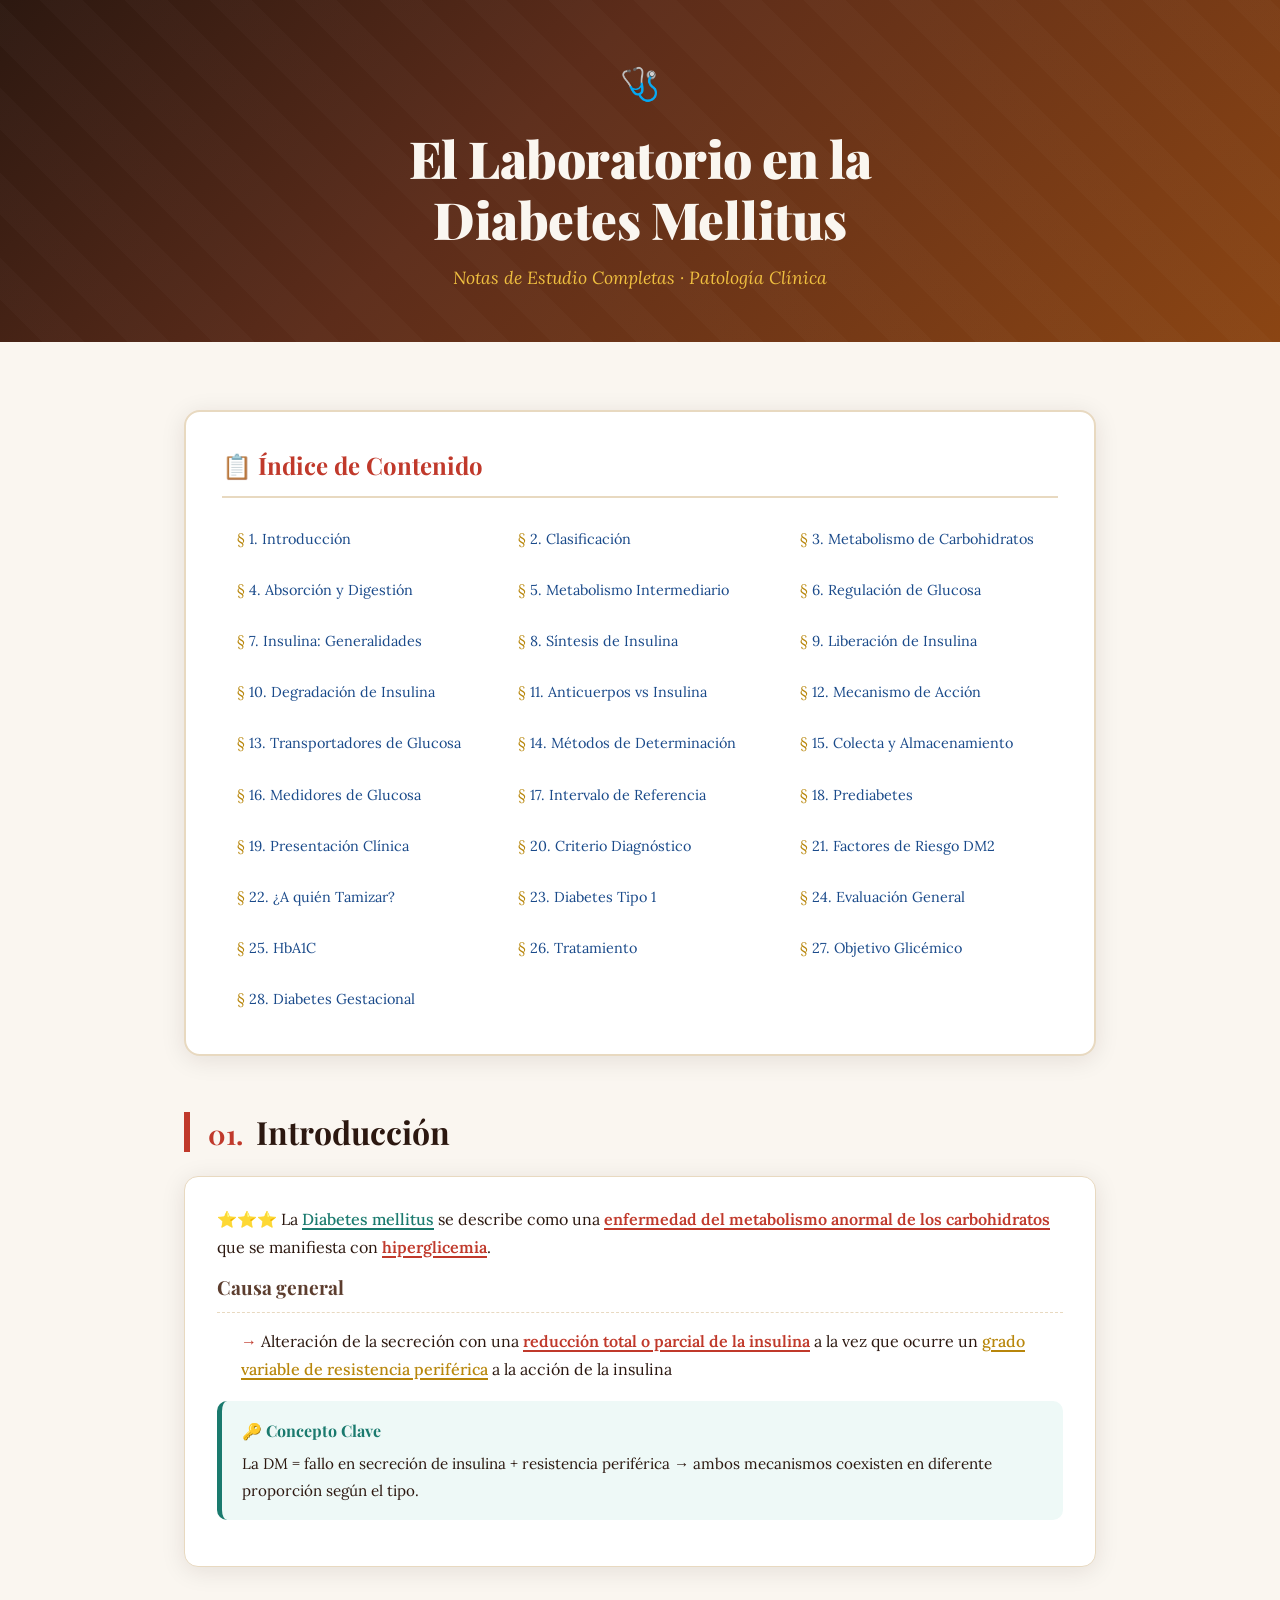
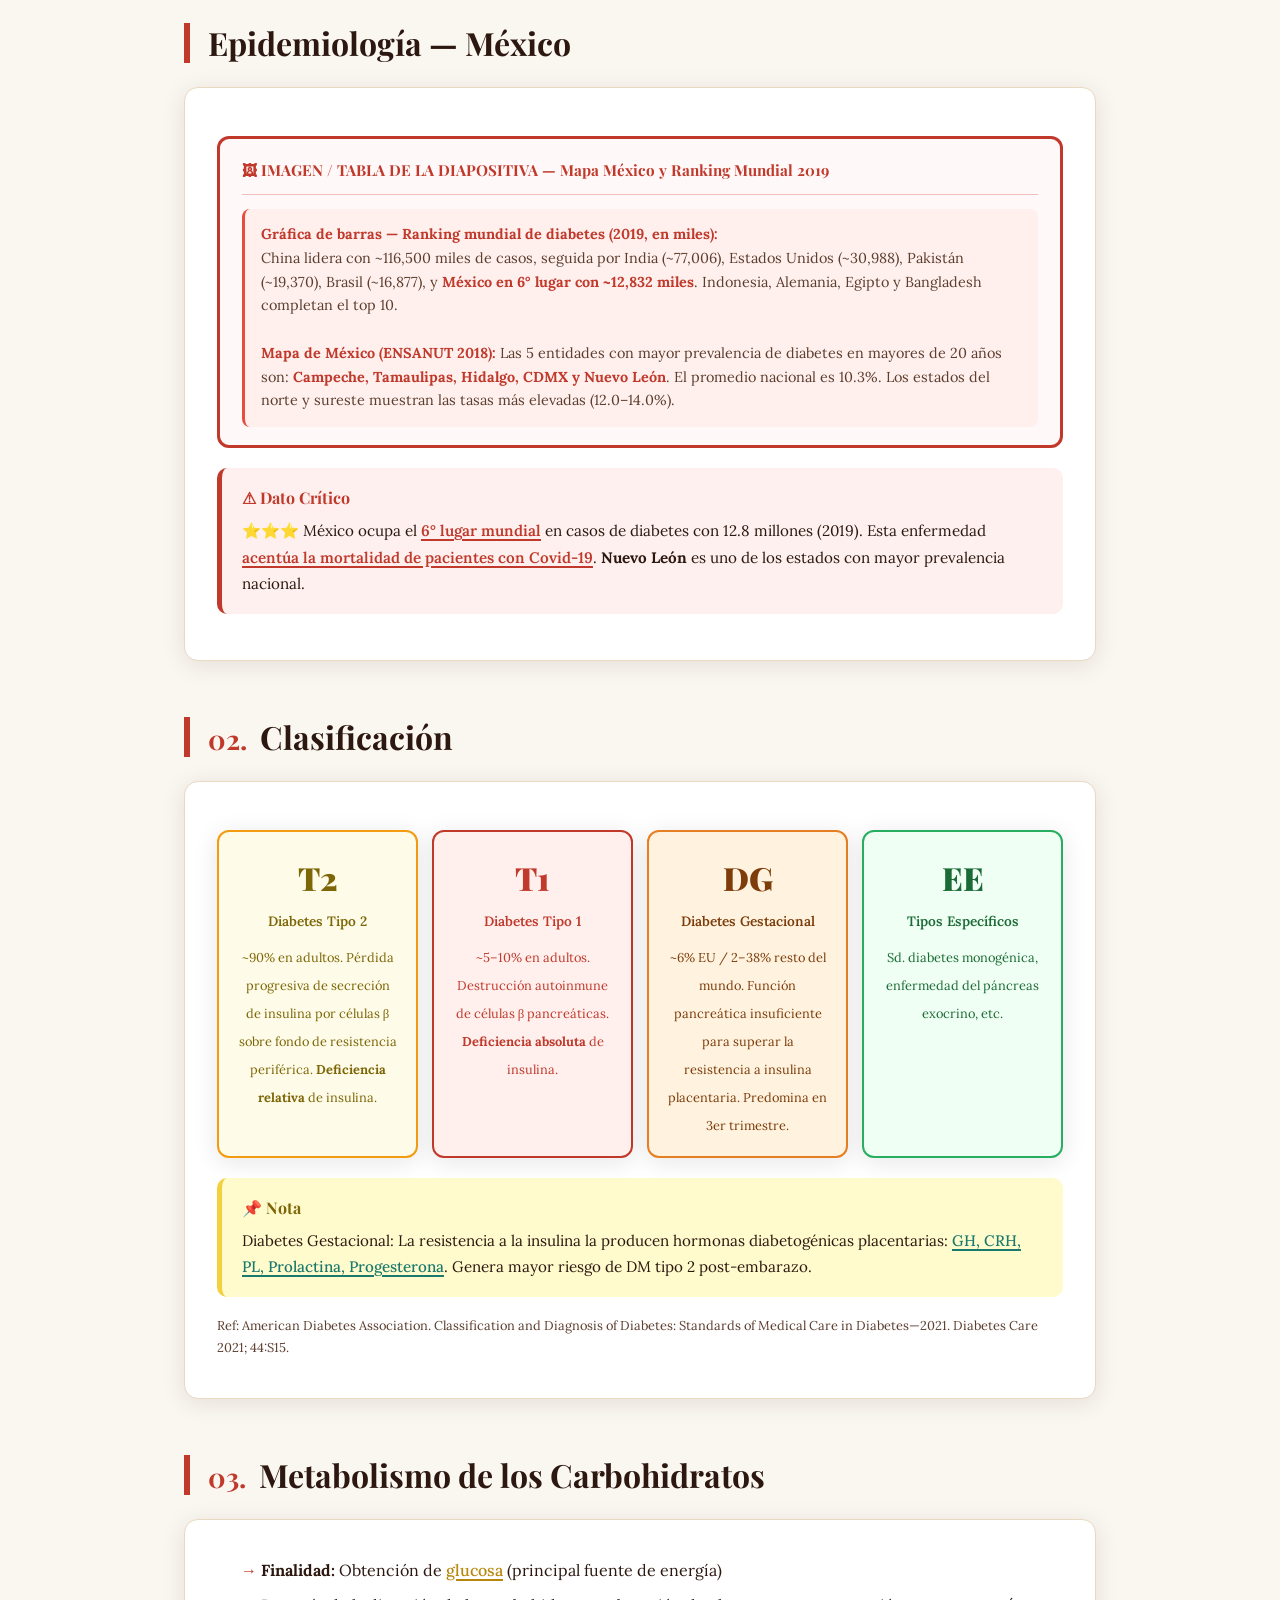
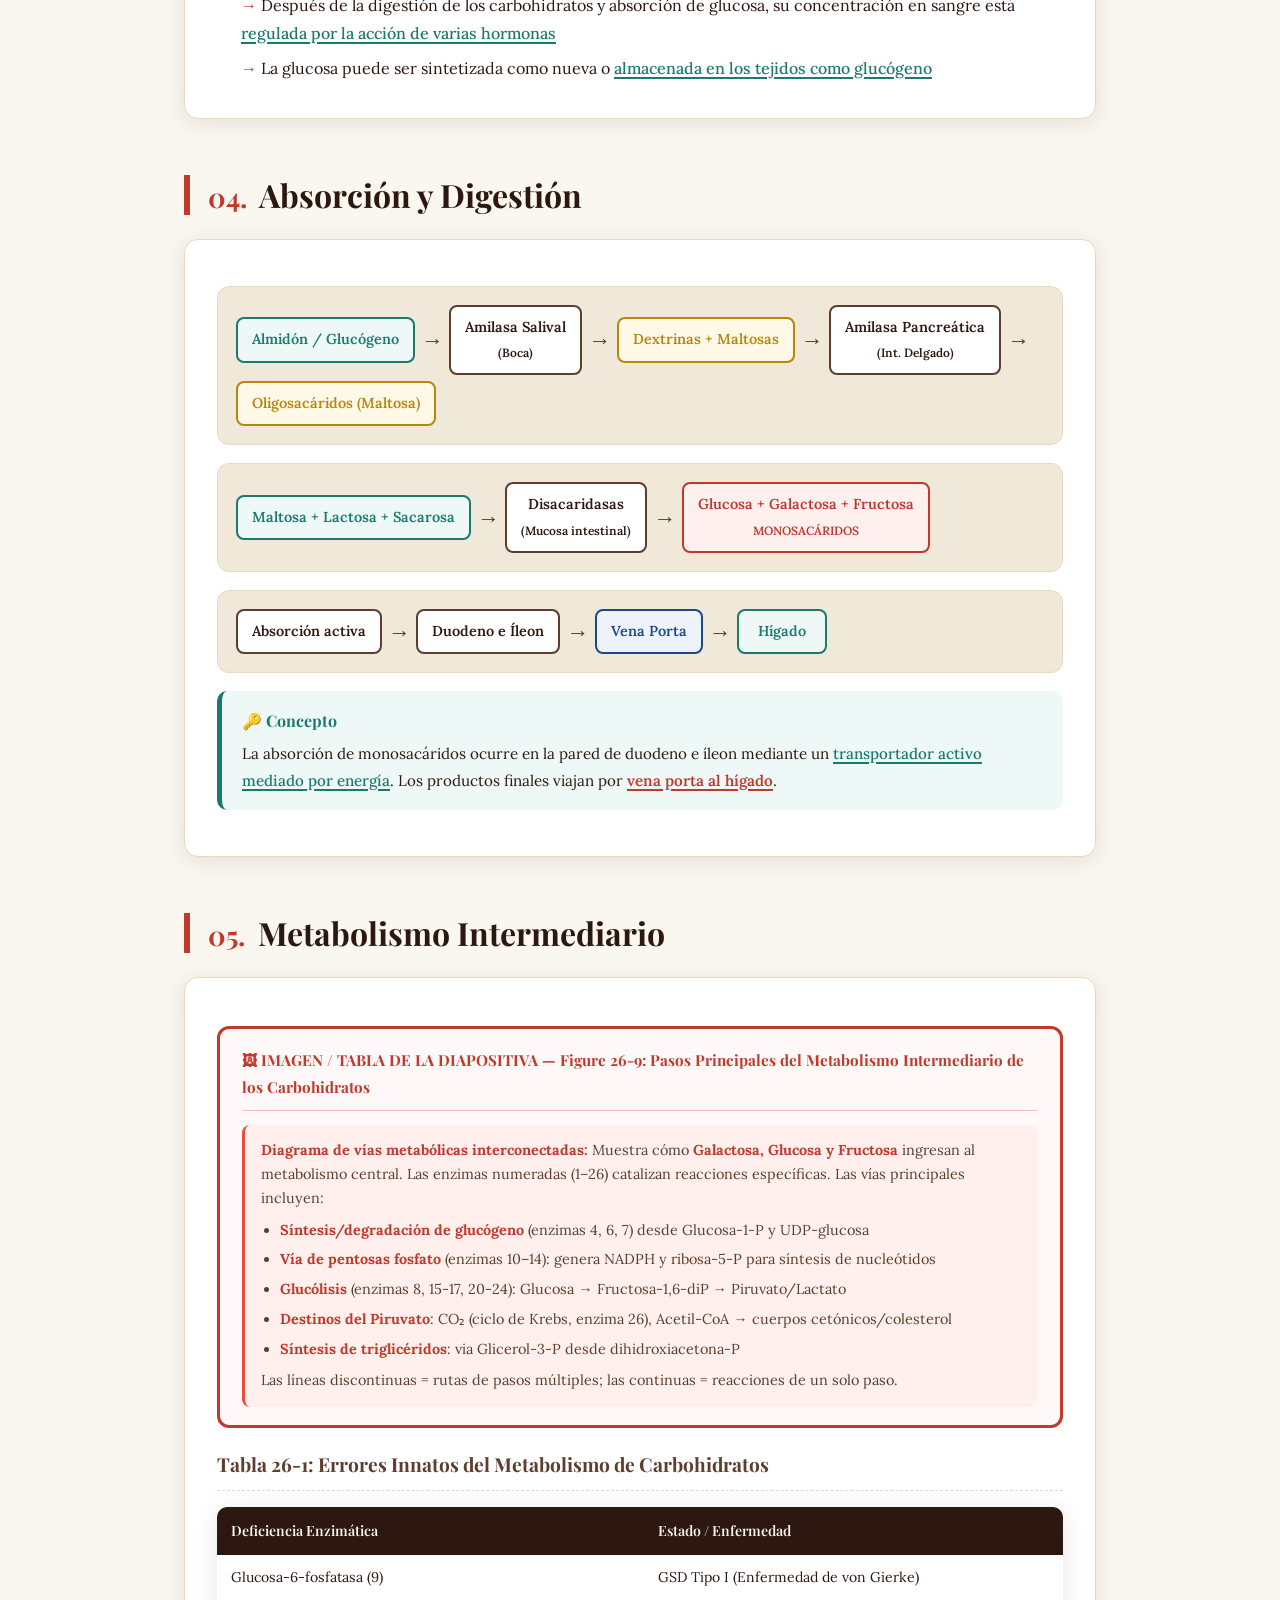
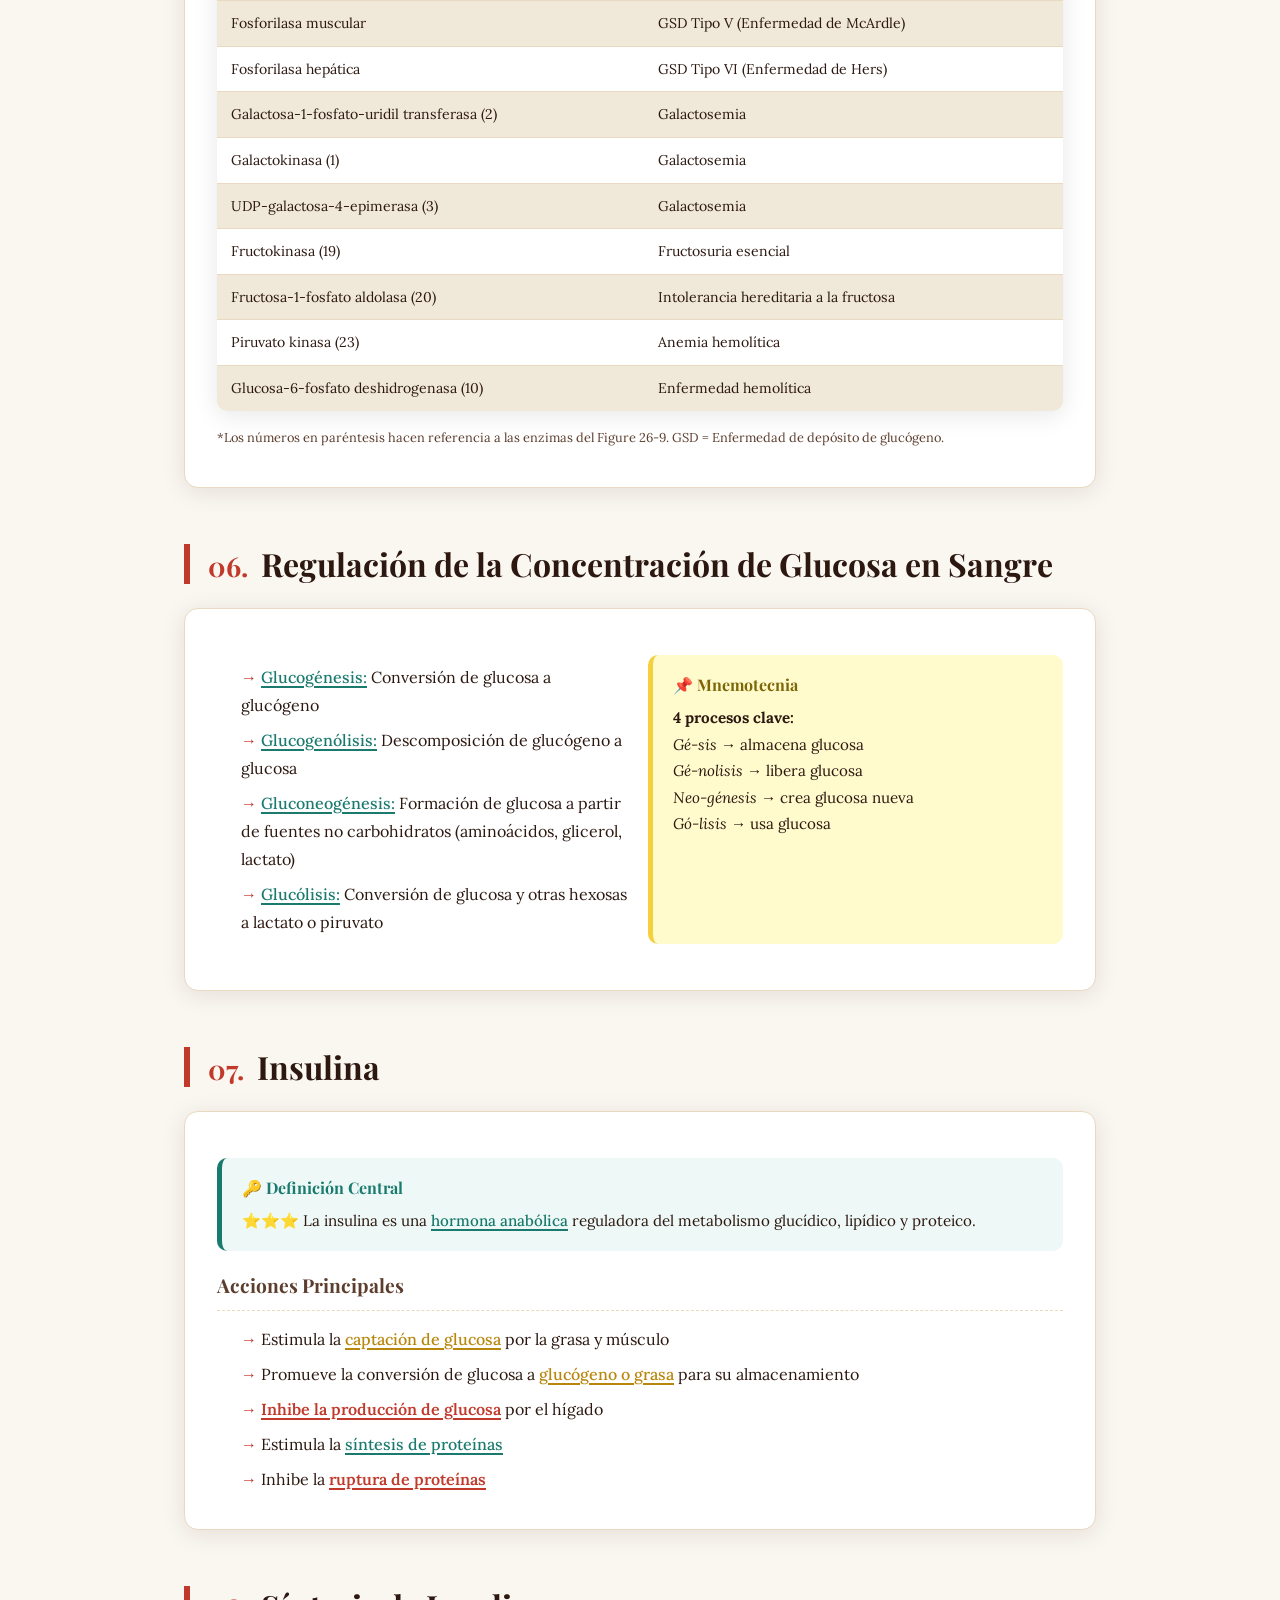
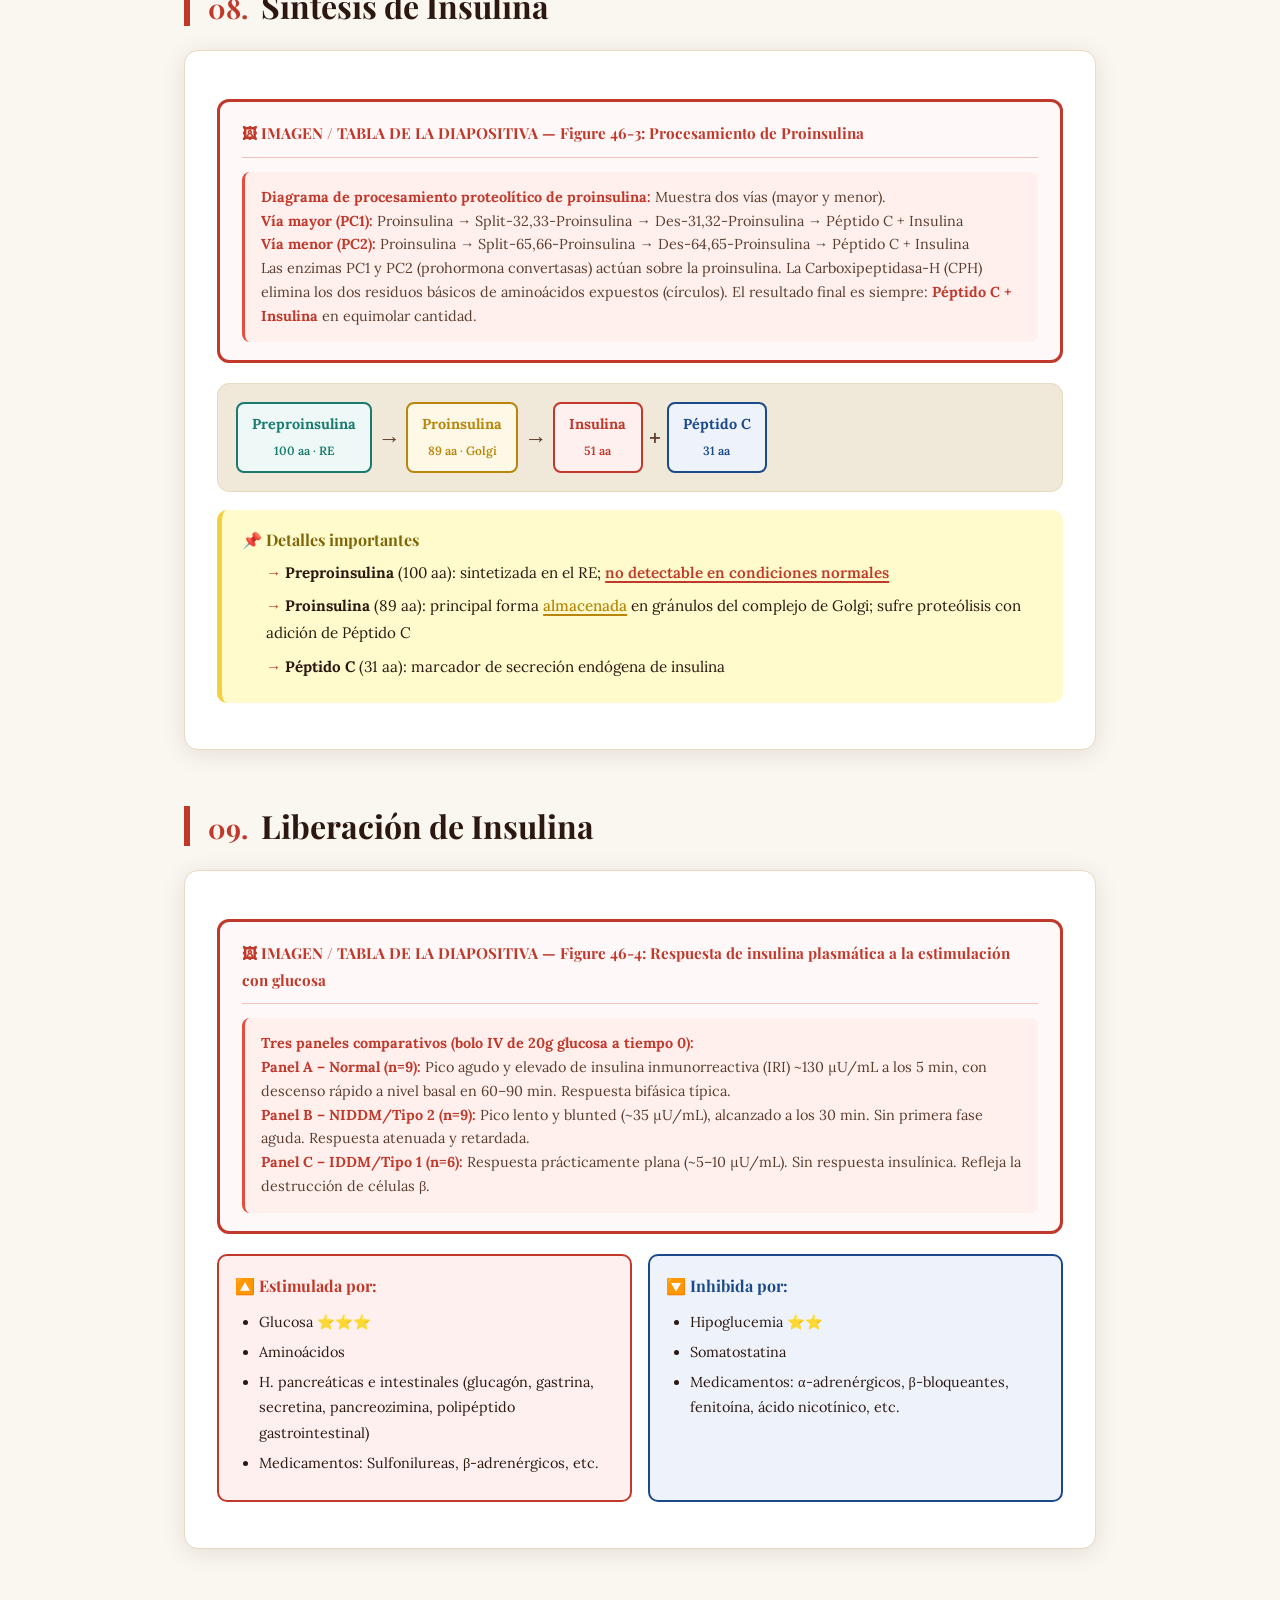
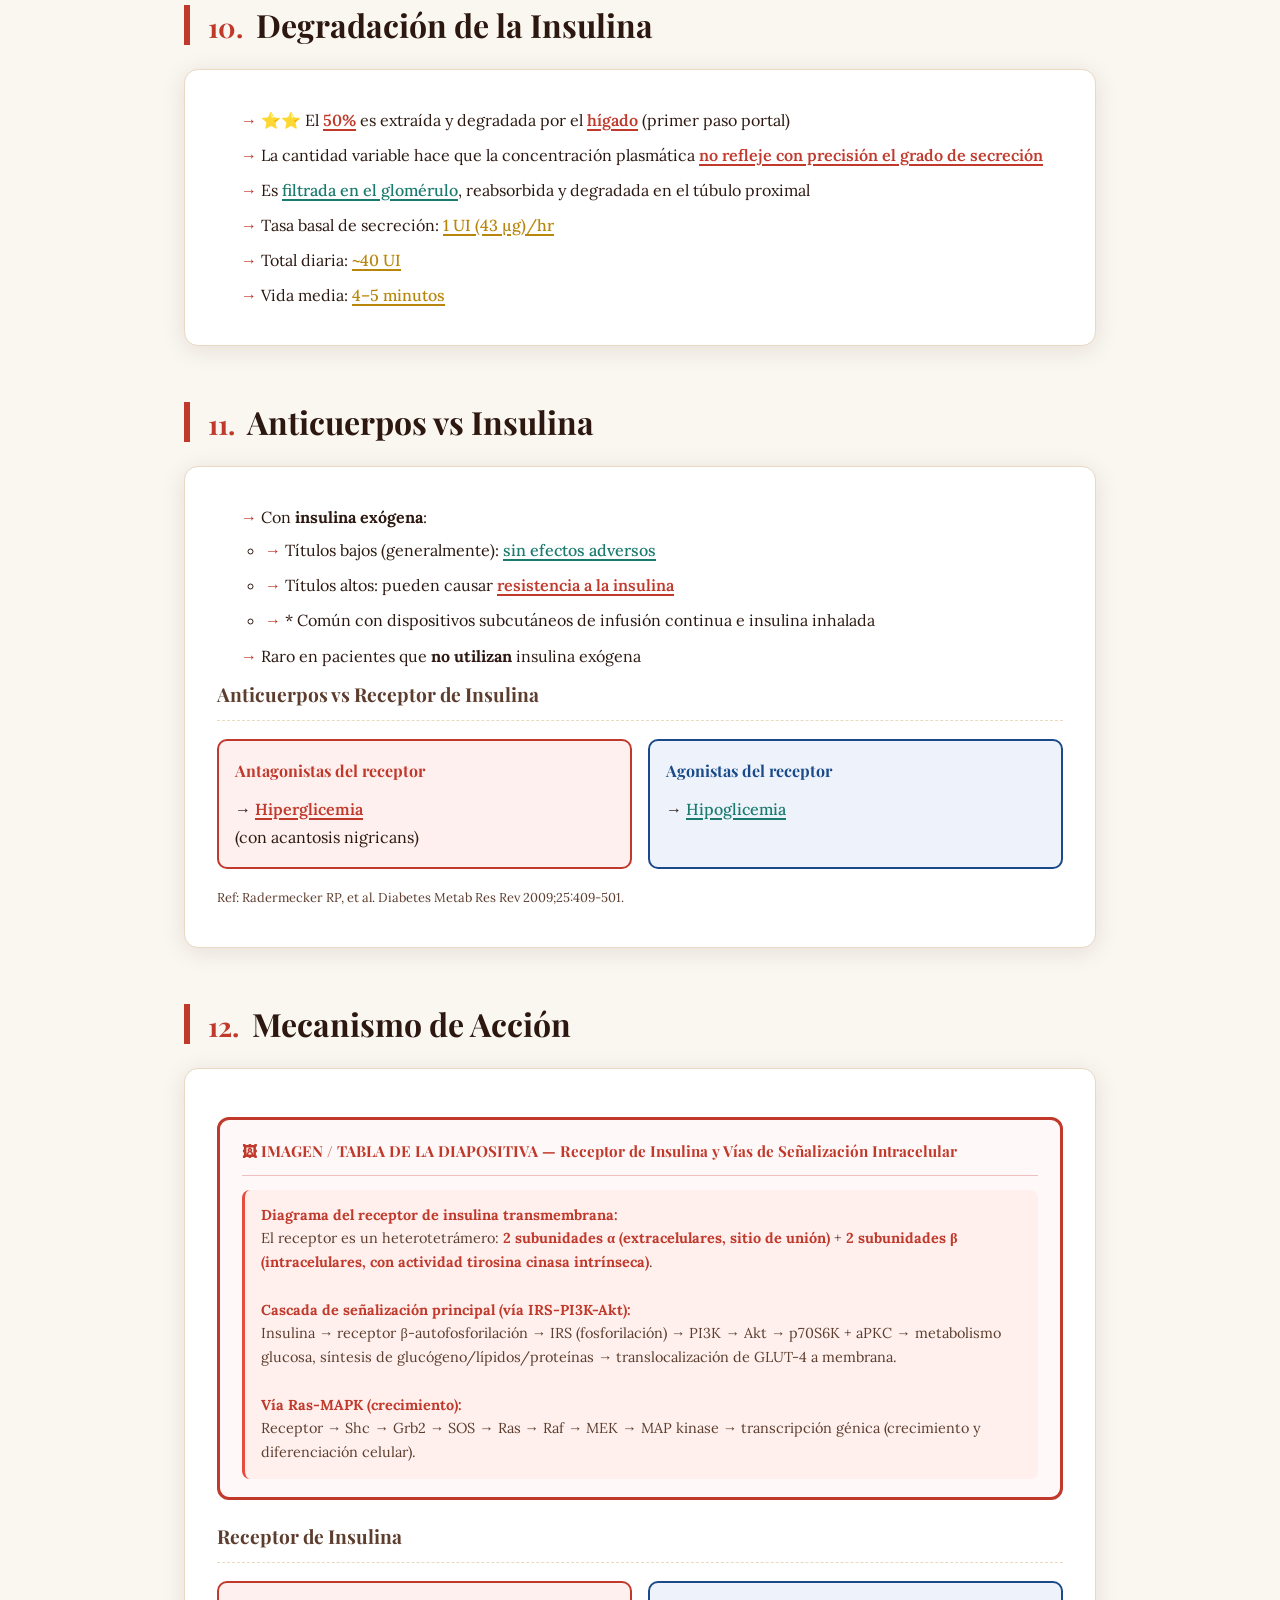
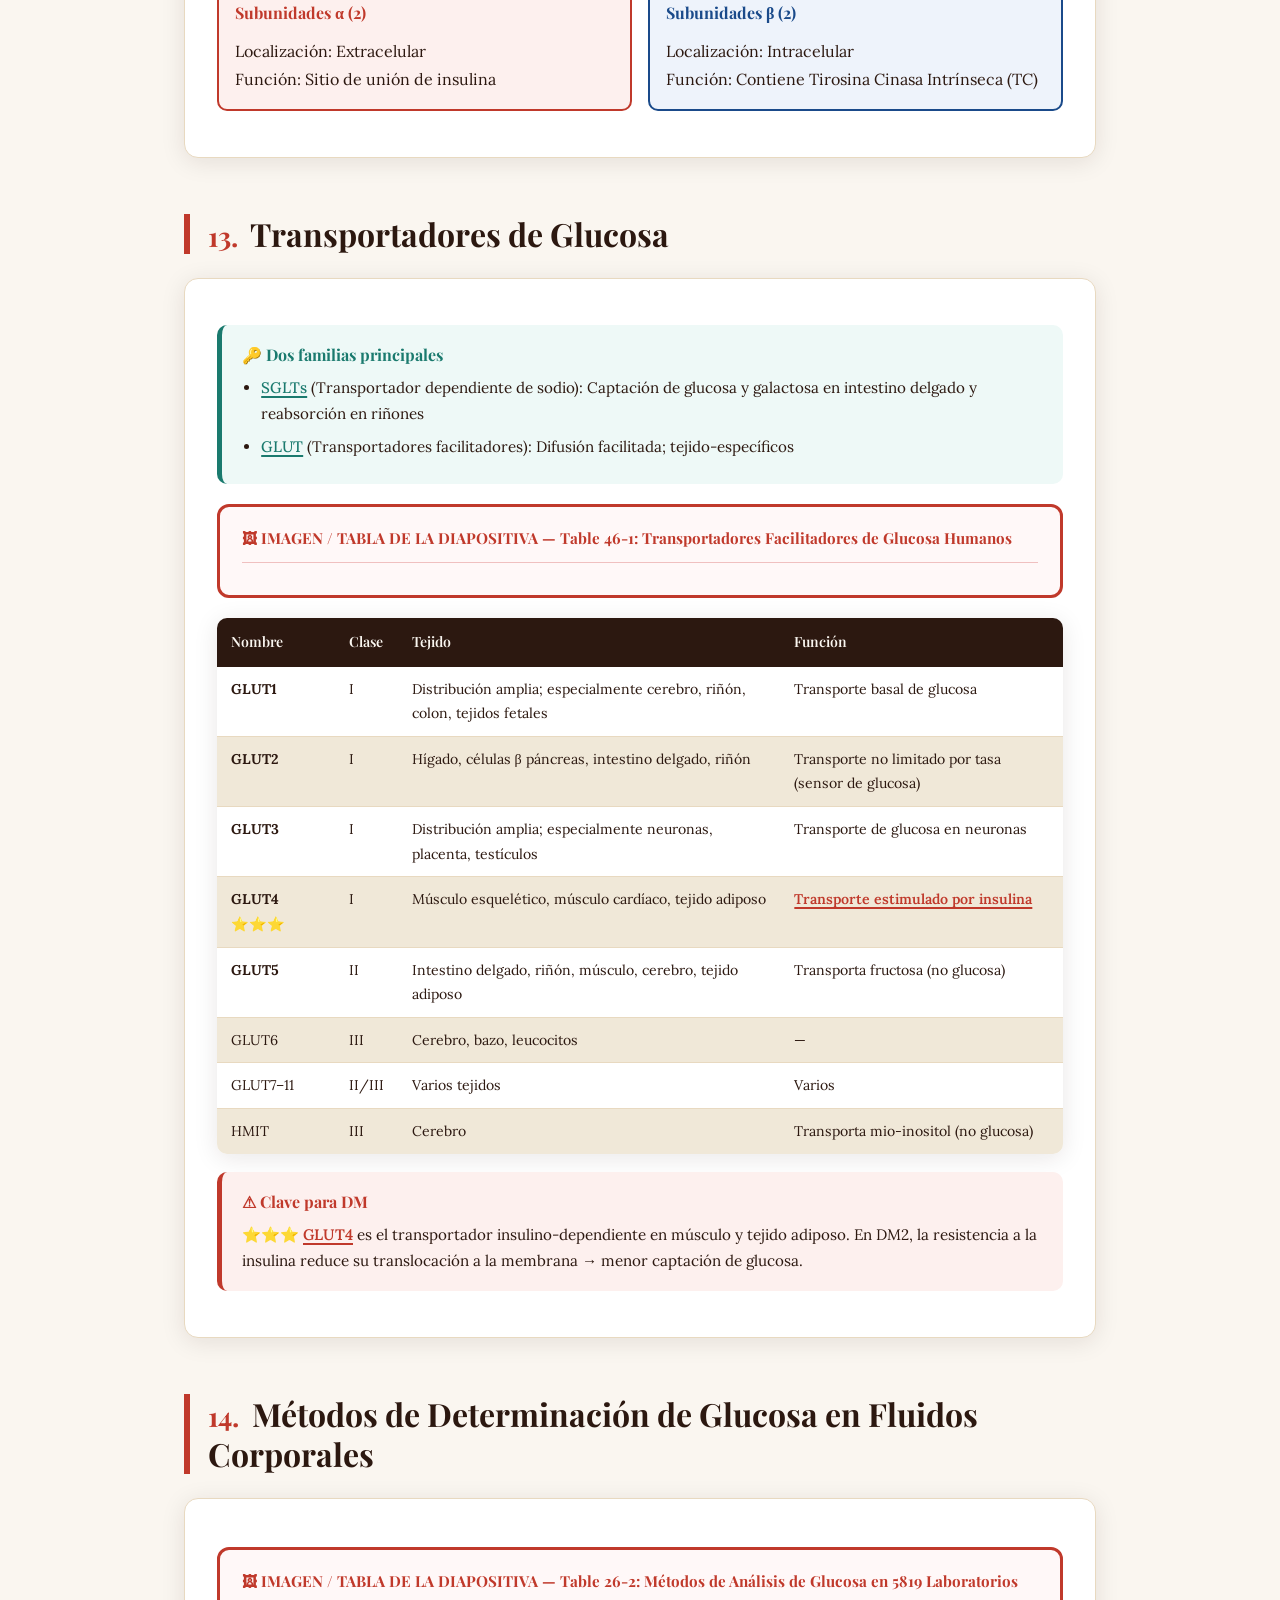
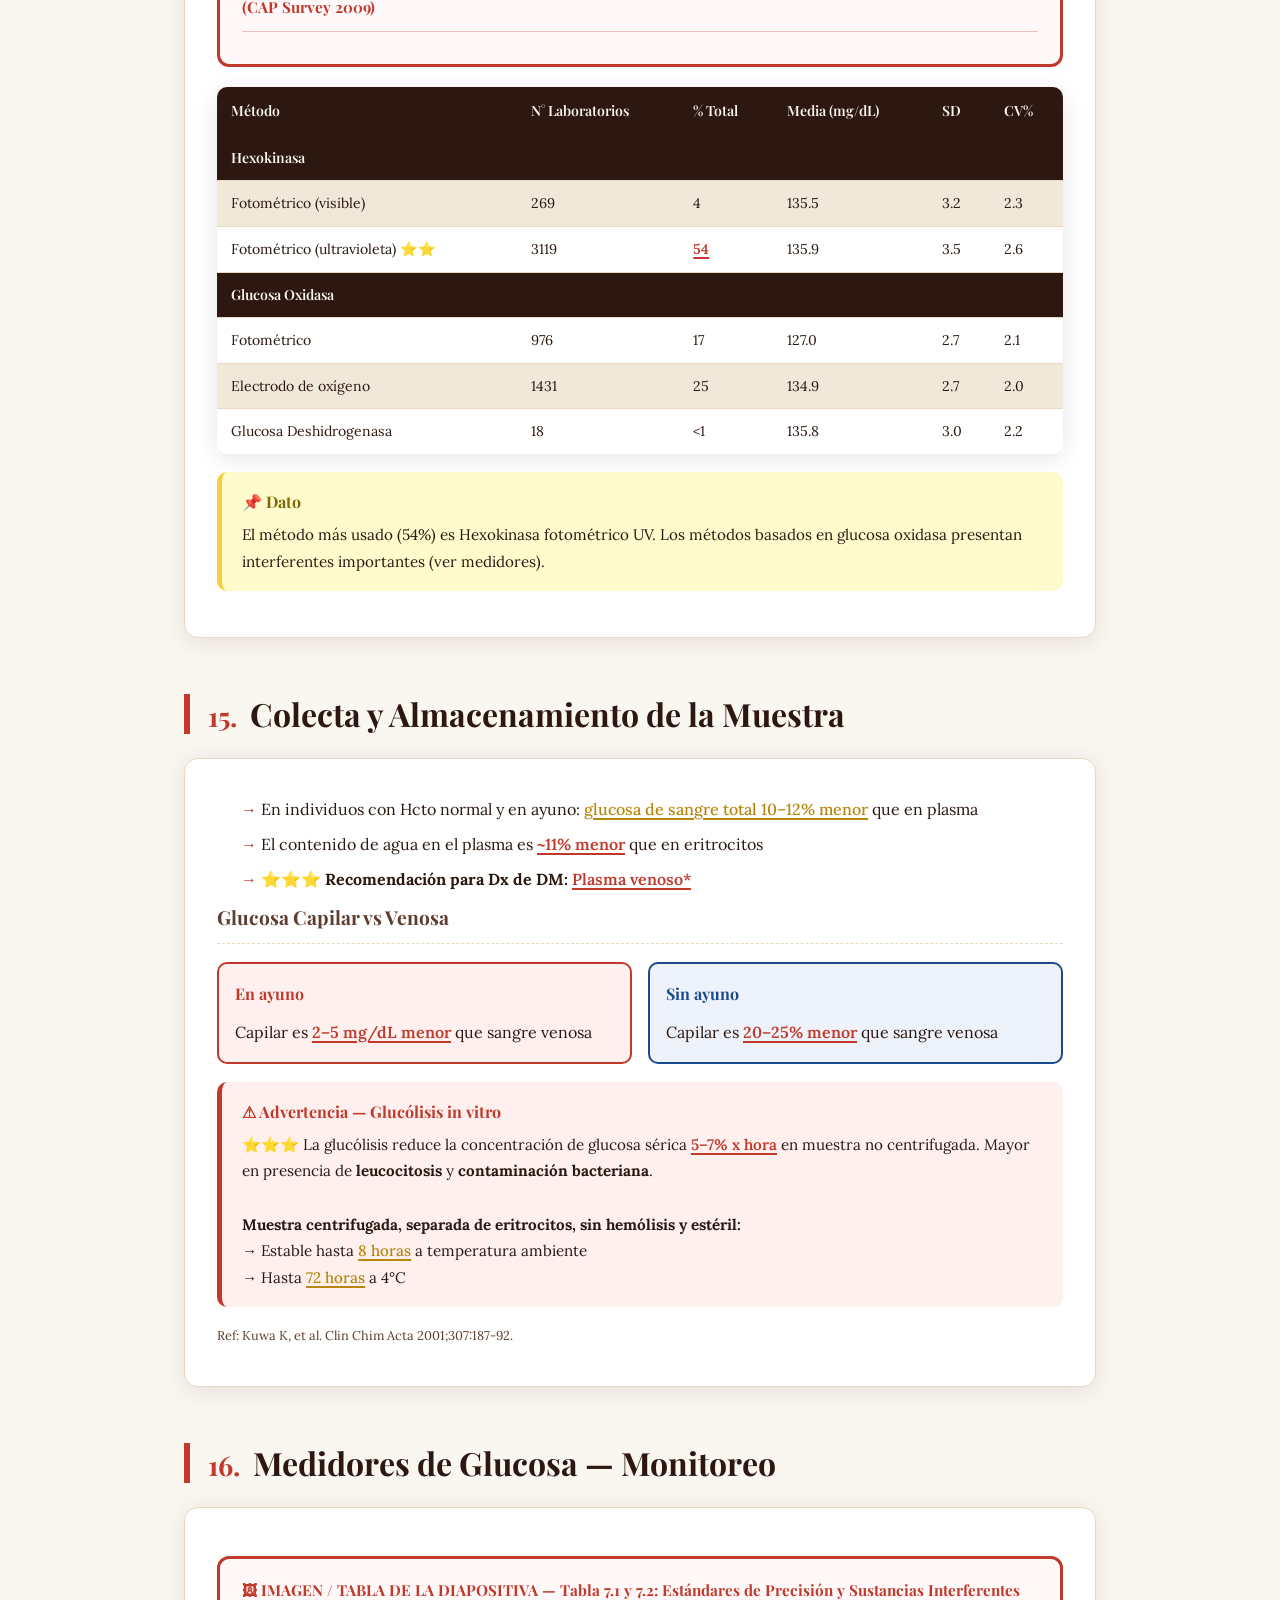
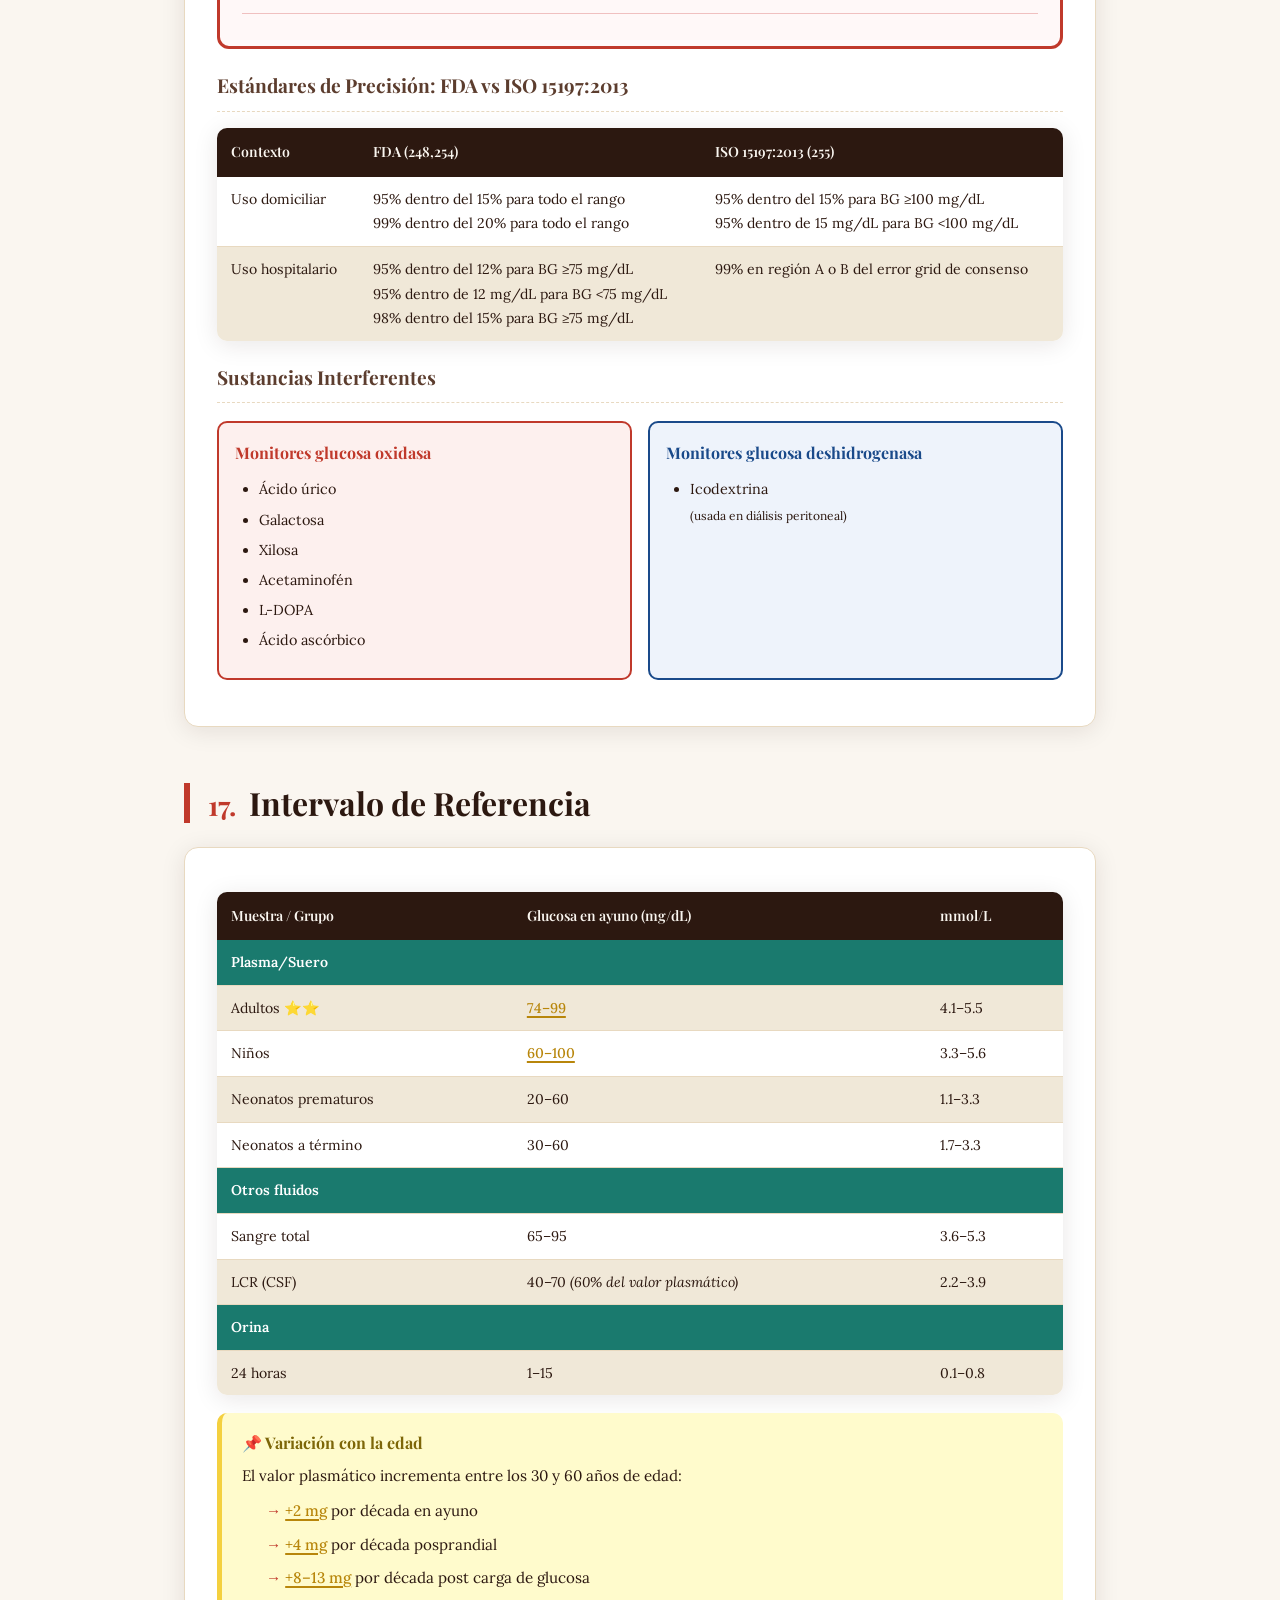
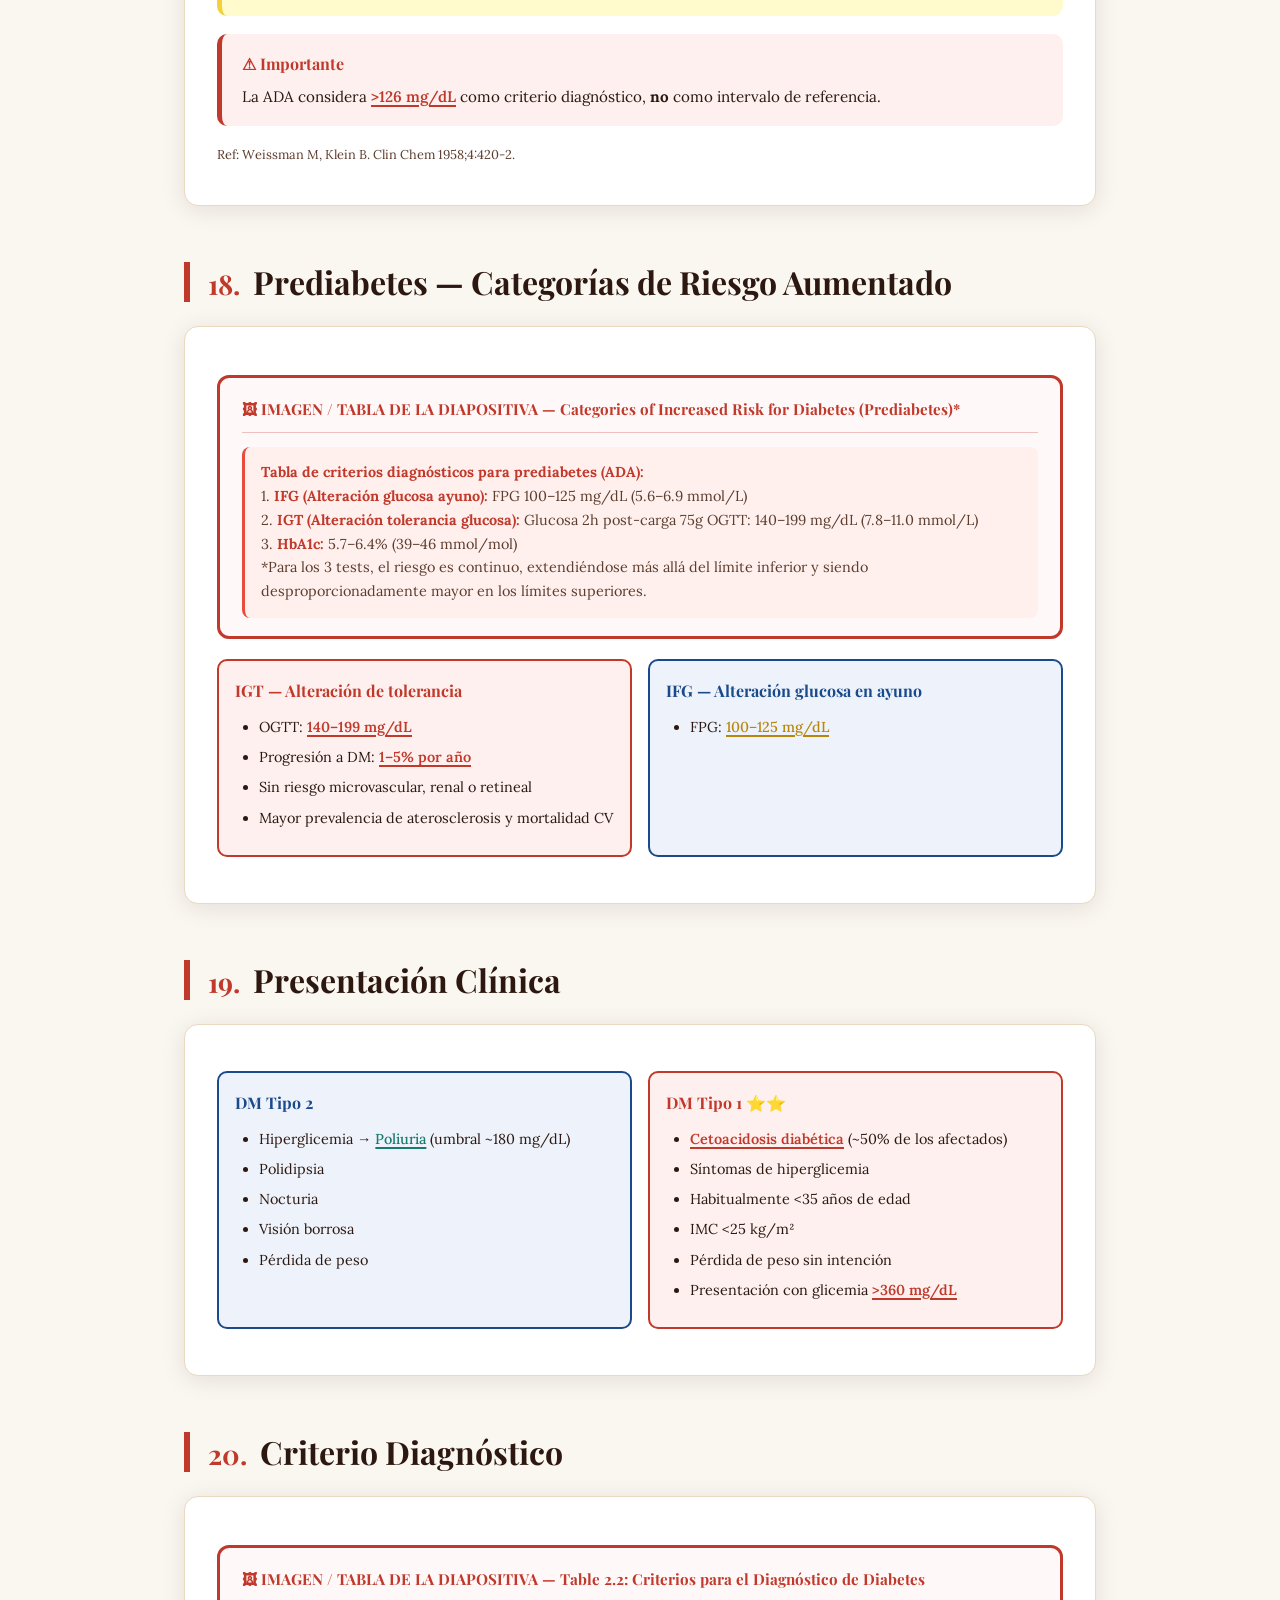
<file: public/topics/diabetes.html>
<!DOCTYPE html>
<html lang="es">
<head>
<meta charset="UTF-8">
<meta name="viewport" content="width=device-width, initial-scale=1.0">
<title>El Laboratorio en la Diabetes Mellitus — Notas de Estudio</title>
<link href="https://fonts.googleapis.com/css2?family=Playfair+Display:ital,wght@0,400;0,600;0,700;0,900;1,400&family=Lora:ital,wght@0,400;0,500;0,600;1,400&family=Fira+Mono:wght@400;500&display=swap" rel="stylesheet">
<style>
  :root {
    --cream: #faf6f0;
    --cream-dark: #f0e8d8;
    --cream-border: #e8d9c0;
    --ink: #2c1810;
    --ink-light: #5c3d2e;
    --red: #c0392b;
    --red-soft: #e74c3c;
    --red-bg: #fdf0ee;
    --teal: #1a7a6e;
    --teal-soft: #2ecc9e;
    --teal-bg: #eef9f7;
    --gold: #b8860b;
    --gold-soft: #f0c040;
    --gold-bg: #fef9e7;
    --yellow-note: #fffbcc;
    --yellow-border: #f4d03f;
    --blue: #1a4a8a;
    --blue-bg: #eef3fb;
    --dark-box: #1e1e2e;
    --shadow: 0 4px 24px rgba(44,24,16,0.10);
    --shadow-strong: 0 8px 40px rgba(44,24,16,0.18);
  }

  * { box-sizing: border-box; margin: 0; padding: 0; }

  body {
    background: var(--cream);
    color: var(--ink);
    font-family: 'Lora', Georgia, serif;
    font-size: 16px;
    line-height: 1.75;
    min-height: 100vh;
  }

  /* ── HEADER ── */
  .site-header {
    background: linear-gradient(135deg, #2c1810 0%, #5c2c1a 40%, #8b4513 100%);
    color: var(--cream);
    padding: 56px 40px 48px;
    text-align: center;
    position: relative;
    overflow: hidden;
  }
  .site-header::before {
    content: '';
    position: absolute; inset: 0;
    background: repeating-linear-gradient(45deg, transparent, transparent 30px, rgba(255,255,255,0.02) 30px, rgba(255,255,255,0.02) 60px);
  }
  .site-header h1 {
    font-family: 'Playfair Display', serif;
    font-size: clamp(1.8rem, 5vw, 3.2rem);
    font-weight: 900;
    letter-spacing: -0.5px;
    position: relative;
    line-height: 1.2;
    margin-bottom: 12px;
  }
  .site-header .subtitle {
    font-family: 'Lora', serif;
    font-style: italic;
    font-size: 1.1rem;
    color: var(--gold-soft);
    position: relative;
  }
  .header-deco {
    color: var(--gold-soft);
    font-size: 2rem;
    display: block;
    margin-bottom: 16px;
  }

  /* ── LAYOUT ── */
  .container {
    max-width: 960px;
    margin: 0 auto;
    padding: 32px 24px 80px;
  }

  /* ── INDEX ── */
  .index-box {
    background: white;
    border: 2px solid var(--cream-border);
    border-radius: 16px;
    padding: 32px 36px;
    margin: 36px 0;
    box-shadow: var(--shadow);
  }
  .index-box h2 {
    font-family: 'Playfair Display', serif;
    font-size: 1.5rem;
    color: var(--red);
    border-bottom: 2px solid var(--cream-border);
    padding-bottom: 10px;
    margin-bottom: 20px;
  }
  .index-grid {
    display: grid;
    grid-template-columns: repeat(auto-fill, minmax(240px, 1fr));
    gap: 8px;
  }
  .index-grid a {
    display: block;
    padding: 8px 14px;
    border-radius: 8px;
    color: var(--blue);
    text-decoration: none;
    font-size: 0.9rem;
    border: 1px solid transparent;
    transition: all 0.2s;
  }
  .index-grid a:hover {
    background: var(--blue-bg);
    border-color: var(--blue);
    color: var(--blue);
  }
  .index-grid a::before { content: '§ '; color: var(--gold); }

  /* ── SECTION HEADERS ── */
  .section {
    margin: 56px 0 32px;
    scroll-margin-top: 20px;
  }
  .section-title {
    font-family: 'Playfair Display', serif;
    font-size: clamp(1.4rem, 3.5vw, 2rem);
    font-weight: 700;
    color: var(--ink);
    border-left: 6px solid var(--red);
    padding-left: 18px;
    margin-bottom: 24px;
    line-height: 1.25;
  }
  .section-title span.num {
    color: var(--red);
    font-size: 0.85em;
    margin-right: 6px;
  }

  /* ── SLIDE CONTENT CARD ── */
  .slide-card {
    background: white;
    border-radius: 14px;
    padding: 28px 32px;
    margin-bottom: 24px;
    box-shadow: var(--shadow);
    border: 1px solid var(--cream-border);
    position: relative;
  }
  .slide-card h3 {
    font-family: 'Playfair Display', serif;
    font-size: 1.2rem;
    font-weight: 700;
    color: var(--ink-light);
    margin-bottom: 14px;
    padding-bottom: 8px;
    border-bottom: 1px dashed var(--cream-border);
  }
  .slide-card ul, .slide-card ol {
    padding-left: 1.5rem;
    margin: 8px 0;
  }
  .slide-card li { margin-bottom: 6px; }
  .slide-card p { margin-bottom: 10px; }

  /* ── HIGHLIGHT STYLES ── */
  .hl-red { text-decoration: underline; text-decoration-color: var(--red); text-underline-offset: 3px; text-decoration-thickness: 2px; color: var(--red); font-weight: 600; }
  .hl-teal { text-decoration: underline; text-decoration-color: var(--teal); text-underline-offset: 3px; text-decoration-thickness: 2px; color: var(--teal); font-weight: 500; }
  .hl-gold { text-decoration: underline; text-decoration-color: var(--gold); text-underline-offset: 3px; text-decoration-thickness: 2px; color: var(--gold); font-weight: 500; }
  .star { color: var(--gold-soft); font-style: normal; }

  /* ── NOTES BOXES ── */
  .note { border-radius: 10px; padding: 16px 20px; margin: 18px 0; border-left: 5px solid; font-size: 0.95rem; }
  .note-yellow { background: var(--yellow-note); border-color: var(--yellow-border); }
  .note-red    { background: var(--red-bg);     border-color: var(--red); }
  .note-teal   { background: var(--teal-bg);    border-color: var(--teal); }
  .note-blue   { background: var(--blue-bg);    border-color: var(--blue); }
  .note-title  { font-family: 'Playfair Display', serif; font-weight: 700; font-size: 1rem; margin-bottom: 6px; display: block; }
  .note-yellow .note-title { color: #7d6608; }
  .note-red    .note-title { color: var(--red); }
  .note-teal   .note-title { color: var(--teal); }
  .note-blue   .note-title { color: var(--blue); }

  /* ── FORMULA BOX ── */
  .formula-box {
    background: var(--dark-box);
    color: #a8d8a0;
    font-family: 'Fira Mono', monospace;
    font-size: 1.05rem;
    padding: 20px 28px;
    border-radius: 12px;
    margin: 18px 0;
    border: 1px solid #444;
    line-height: 2;
  }
  .formula-box .formula-title { color: #888; font-size: 0.8rem; margin-bottom: 4px; display: block; }
  .formula-box .formula-main { color: #f0e68c; font-size: 1.1rem; }
  .formula-box .formula-example { color: #90ee90; font-size: 0.95rem; }

  /* ── IMAGE FRAME ── */
  .img-frame {
    border: 3px solid var(--red);
    border-radius: 12px;
    padding: 18px 22px;
    margin: 20px 0;
    background: #fff8f8;
  }
  .img-frame-header {
    font-family: 'Playfair Display', serif;
    font-size: 0.95rem;
    font-weight: 700;
    color: var(--red);
    margin-bottom: 14px;
    display: flex;
    align-items: center;
    gap: 8px;
    border-bottom: 1px solid #f0c0c0;
    padding-bottom: 10px;
  }
  .img-interpretation {
    background: #fff0ee;
    border-radius: 8px;
    padding: 14px 16px;
    font-size: 0.9rem;
    line-height: 1.65;
    color: var(--ink-light);
    margin-top: 12px;
    border-left: 3px solid var(--red-soft);
  }
  .img-interpretation strong { color: var(--red); }

  /* ── FLOW DIAGRAM ── */
  .flow-diagram {
    display: flex;
    flex-wrap: wrap;
    align-items: center;
    gap: 6px;
    margin: 18px 0;
    padding: 18px;
    background: var(--cream-dark);
    border-radius: 12px;
    border: 1px solid var(--cream-border);
  }
  .flow-box {
    background: white;
    border: 2px solid var(--ink-light);
    border-radius: 8px;
    padding: 8px 14px;
    font-size: 0.9rem;
    font-weight: 600;
    text-align: center;
    min-width: 90px;
  }
  .flow-box.red   { border-color: var(--red);  background: var(--red-bg); color: var(--red); }
  .flow-box.teal  { border-color: var(--teal); background: var(--teal-bg); color: var(--teal); }
  .flow-box.gold  { border-color: var(--gold); background: var(--gold-bg); color: var(--gold); }
  .flow-box.blue  { border-color: var(--blue); background: var(--blue-bg); color: var(--blue); }
  .flow-arrow { font-size: 1.4rem; color: var(--ink-light); font-weight: bold; }

  /* ── STAGING CARDS ── */
  .staging-grid { display: grid; grid-template-columns: repeat(auto-fill, minmax(200px, 1fr)); gap: 14px; margin: 20px 0; }
  .stage-card {
    border-radius: 12px;
    padding: 18px;
    text-align: center;
    border: 2px solid transparent;
    box-shadow: var(--shadow);
  }
  .stage-card .stage-num { font-family: 'Playfair Display', serif; font-size: 2rem; font-weight: 900; display: block; margin-bottom: 4px; }
  .stage-card .stage-name { font-size: 0.85rem; font-weight: 600; margin-bottom: 8px; display: block; }
  .stage-card .stage-desc { font-size: 0.8rem; line-height: 1.5; }
  .stage-green  { background: #f0fff4; border-color: #27ae60; color: #1a6b35; }
  .stage-yellow { background: #fefce8; border-color: #f39c12; color: #7d6608; }
  .stage-orange { background: #fff3e0; border-color: #e67e22; color: #7d3c0a; }
  .stage-red    { background: #fff0ee; border-color: var(--red); color: var(--red); }

  /* ── TWO-COLUMN BOXES ── */
  .two-col { display: grid; grid-template-columns: 1fr 1fr; gap: 16px; margin: 18px 0; }
  .col-red-box  { background: var(--red-bg);  border: 2px solid var(--red);  border-radius: 10px; padding: 16px; }
  .col-blue-box { background: var(--blue-bg); border: 2px solid var(--blue); border-radius: 10px; padding: 16px; }
  .col-box-title { font-family: 'Playfair Display', serif; font-weight: 700; font-size: 1rem; margin-bottom: 10px; display: block; }
  .col-red-box  .col-box-title { color: var(--red); }
  .col-blue-box .col-box-title { color: var(--blue); }
  .col-box-list { padding-left: 1.2rem; font-size: 0.9rem; }
  .col-box-list li { margin-bottom: 5px; }

  /* ── HTML TABLES ── */
  .data-table { width: 100%; border-collapse: collapse; margin: 16px 0; font-size: 0.88rem; border-radius: 10px; overflow: hidden; box-shadow: var(--shadow); }
  .data-table th { background: #2c1810; color: var(--cream); padding: 12px 14px; font-family: 'Playfair Display', serif; font-weight: 600; text-align: left; }
  .data-table td { padding: 10px 14px; border-bottom: 1px solid var(--cream-border); vertical-align: top; }
  .data-table tr:nth-child(even) td { background: var(--cream-dark); }
  .data-table tr:last-child td { border-bottom: none; }
  .data-table tr:hover td { background: #fde8e0; }

  /* ── DIVIDER ── */
  .divider { border: none; border-top: 2px dashed var(--cream-border); margin: 40px 0; }

  /* ── ARROW LIST ── */
  .arrow-list { list-style: none; padding-left: 0.5rem; }
  .arrow-list li::before { content: '→ '; color: var(--red); font-weight: 700; }
  .arrow-list li { margin-bottom: 7px; }

  /* ── RESPONSIVE ── */
  @media (max-width: 640px) {
    .container { padding: 20px 14px 60px; }
    .slide-card { padding: 20px 18px; }
    .two-col { grid-template-columns: 1fr; }
    .staging-grid { grid-template-columns: 1fr 1fr; }
    .site-header { padding: 36px 20px 32px; }
    .index-grid { grid-template-columns: 1fr; }
    .flow-diagram { flex-direction: column; align-items: flex-start; }
  }
</style>
</head>
<body>

<header class="site-header">
  <span class="header-deco">🩺</span>
  <h1>El Laboratorio en la<br>Diabetes Mellitus</h1>
  <p class="subtitle">Notas de Estudio Completas · Patología Clínica</p>
</header>

<div class="container">

<!-- ══════════════════════════════════════════ INDEX ═══════════════════════════════════════════ -->
<div class="index-box">
  <h2>📋 Índice de Contenido</h2>
  <div class="index-grid">
    <a href="#intro">1. Introducción</a>
    <a href="#clasificacion">2. Clasificación</a>
    <a href="#metabolismo">3. Metabolismo de Carbohidratos</a>
    <a href="#digestion">4. Absorción y Digestión</a>
    <a href="#metabolismo-inter">5. Metabolismo Intermediario</a>
    <a href="#regulacion">6. Regulación de Glucosa</a>
    <a href="#insulina">7. Insulina: Generalidades</a>
    <a href="#sintesis">8. Síntesis de Insulina</a>
    <a href="#liberacion">9. Liberación de Insulina</a>
    <a href="#degradacion">10. Degradación de Insulina</a>
    <a href="#anticuerpos">11. Anticuerpos vs Insulina</a>
    <a href="#mecanismo">12. Mecanismo de Acción</a>
    <a href="#transportadores">13. Transportadores de Glucosa</a>
    <a href="#metodos">14. Métodos de Determinación</a>
    <a href="#colecta">15. Colecta y Almacenamiento</a>
    <a href="#medidores">16. Medidores de Glucosa</a>
    <a href="#referencia">17. Intervalo de Referencia</a>
    <a href="#prediabetes">18. Prediabetes</a>
    <a href="#clinica">19. Presentación Clínica</a>
    <a href="#criterio">20. Criterio Diagnóstico</a>
    <a href="#riesgo2">21. Factores de Riesgo DM2</a>
    <a href="#tamizar">22. ¿A quién Tamizar?</a>
    <a href="#tipo1">23. Diabetes Tipo 1</a>
    <a href="#evaluacion">24. Evaluación General</a>
    <a href="#hba1c">25. HbA1C</a>
    <a href="#tratamiento">26. Tratamiento</a>
    <a href="#objetivo">27. Objetivo Glicémico</a>
    <a href="#gestacional">28. Diabetes Gestacional</a>
  </div>
</div>

<!-- ══════════════════════════════════════════ 1. INTRODUCCIÓN ═══════════════════════════════════════════ -->
<div class="section" id="intro">
  <h2 class="section-title"><span class="num">01.</span> Introducción</h2>
  <div class="slide-card">
    <p><span class="star">⭐⭐⭐</span> La <span class="hl-teal">Diabetes mellitus</span> se describe como una <span class="hl-red">enfermedad del metabolismo anormal de los carbohidratos</span> que se manifiesta con <span class="hl-red">hiperglicemia</span>.</p>
    <h3>Causa general</h3>
    <ul class="arrow-list">
      <li>Alteración de la secreción con una <span class="hl-red">reducción total o parcial de la insulina</span> a la vez que ocurre un <span class="hl-gold">grado variable de resistencia periférica</span> a la acción de la insulina</li>
    </ul>
    <div class="note note-teal">
      <span class="note-title">🔑 Concepto Clave</span>
      La DM = fallo en secreción de insulina + resistencia periférica → ambos mecanismos coexisten en diferente proporción según el tipo.
    </div>
  </div>
</div>

<!-- ══════════════════════════════════════════ ESTADÍSTICAS EPIDEMIOLOGÍA ═══════════════════════════════════════════ -->
<div class="section" id="epi">
  <h2 class="section-title">Epidemiología — México</h2>
  <div class="slide-card">
    <div class="img-frame">
      <div class="img-frame-header">🖼 IMAGEN / TABLA DE LA DIAPOSITIVA — Mapa México y Ranking Mundial 2019</div>
      <div class="img-interpretation">
        <strong>Gráfica de barras — Ranking mundial de diabetes (2019, en miles):</strong><br>
        China lidera con ~116,500 miles de casos, seguida por India (~77,006), Estados Unidos (~30,988), Pakistán (~19,370), Brasil (~16,877), y <strong>México en 6° lugar con ~12,832 miles</strong>. Indonesia, Alemania, Egipto y Bangladesh completan el top 10.<br><br>
        <strong>Mapa de México (ENSANUT 2018):</strong> Las 5 entidades con mayor prevalencia de diabetes en mayores de 20 años son: <strong>Campeche, Tamaulipas, Hidalgo, CDMX y Nuevo León</strong>. El promedio nacional es 10.3%. Los estados del norte y sureste muestran las tasas más elevadas (12.0–14.0%).
      </div>
    </div>
    <div class="note note-red">
      <span class="note-title">⚠ Dato Crítico</span>
      <span class="star">⭐⭐⭐</span> México ocupa el <span class="hl-red">6° lugar mundial</span> en casos de diabetes con 12.8 millones (2019). Esta enfermedad <span class="hl-red">acentúa la mortalidad de pacientes con Covid-19</span>. <strong>Nuevo León</strong> es uno de los estados con mayor prevalencia nacional.
    </div>
  </div>
</div>

<!-- ══════════════════════════════════════════ 2. CLASIFICACIÓN ═══════════════════════════════════════════ -->
<div class="section" id="clasificacion">
  <h2 class="section-title"><span class="num">02.</span> Clasificación</h2>
  <div class="slide-card">
    <div class="staging-grid">
      <div class="stage-card stage-yellow">
        <span class="stage-num">T2</span>
        <span class="stage-name">Diabetes Tipo 2</span>
        <span class="stage-desc">~90% en adultos. Pérdida progresiva de secreción de insulina por células β sobre fondo de resistencia periférica. <strong>Deficiencia relativa</strong> de insulina.</span>
      </div>
      <div class="stage-card stage-red">
        <span class="stage-num">T1</span>
        <span class="stage-name">Diabetes Tipo 1</span>
        <span class="stage-desc">~5–10% en adultos. Destrucción autoinmune de células β pancreáticas. <strong>Deficiencia absoluta</strong> de insulina.</span>
      </div>
      <div class="stage-card stage-orange">
        <span class="stage-num">DG</span>
        <span class="stage-name">Diabetes Gestacional</span>
        <span class="stage-desc">~6% EU / 2–38% resto del mundo. Función pancreática insuficiente para superar la resistencia a insulina placentaria. Predomina en 3er trimestre.</span>
      </div>
      <div class="stage-card stage-green">
        <span class="stage-num">EE</span>
        <span class="stage-name">Tipos Específicos</span>
        <span class="stage-desc">Sd. diabetes monogénica, enfermedad del páncreas exocrino, etc.</span>
      </div>
    </div>

    <div class="note note-yellow">
      <span class="note-title">📌 Nota</span>
      Diabetes Gestacional: La resistencia a la insulina la producen hormonas diabetogénicas placentarias: <span class="hl-teal">GH, CRH, PL, Prolactina, Progesterona</span>. Genera mayor riesgo de DM tipo 2 post-embarazo.
    </div>
    <p style="font-size:0.8rem; color: var(--ink-light); margin-top: 12px;">Ref: American Diabetes Association. Classification and Diagnosis of Diabetes: Standards of Medical Care in Diabetes—2021. Diabetes Care 2021; 44:S15.</p>
  </div>
</div>

<!-- ══════════════════════════════════════════ 3. METABOLISMO CARBOHIDRATOS ═══════════════════════════════════════════ -->
<div class="section" id="metabolismo">
  <h2 class="section-title"><span class="num">03.</span> Metabolismo de los Carbohidratos</h2>
  <div class="slide-card">
    <ul class="arrow-list">
      <li><strong>Finalidad:</strong> Obtención de <span class="hl-gold">glucosa</span> (principal fuente de energía)</li>
      <li>Después de la digestión de los carbohidratos y absorción de glucosa, su concentración en sangre está <span class="hl-teal">regulada por la acción de varias hormonas</span></li>
      <li>La glucosa puede ser sintetizada como nueva o <span class="hl-teal">almacenada en los tejidos como glucógeno</span></li>
    </ul>
  </div>
</div>

<!-- ══════════════════════════════════════════ 4. ABSORCIÓN Y DIGESTIÓN ═══════════════════════════════════════════ -->
<div class="section" id="digestion">
  <h2 class="section-title"><span class="num">04.</span> Absorción y Digestión</h2>
  <div class="slide-card">
    <div class="flow-diagram">
      <div class="flow-box teal">Almidón / Glucógeno</div>
      <div class="flow-arrow">→</div>
      <div class="flow-box">Amilasa Salival<br><small>(Boca)</small></div>
      <div class="flow-arrow">→</div>
      <div class="flow-box gold">Dextrinas + Maltosas</div>
      <div class="flow-arrow">→</div>
      <div class="flow-box">Amilasa Pancreática<br><small>(Int. Delgado)</small></div>
      <div class="flow-arrow">→</div>
      <div class="flow-box gold">Oligosacáridos (Maltosa)</div>
    </div>
    <div class="flow-diagram">
      <div class="flow-box teal">Maltosa + Lactosa + Sacarosa</div>
      <div class="flow-arrow">→</div>
      <div class="flow-box">Disacaridasas<br><small>(Mucosa intestinal)</small></div>
      <div class="flow-arrow">→</div>
      <div class="flow-box red">Glucosa + Galactosa + Fructosa<br><small>MONOSACÁRIDOS</small></div>
    </div>
    <div class="flow-diagram">
      <div class="flow-box">Absorción activa</div>
      <div class="flow-arrow">→</div>
      <div class="flow-box">Duodeno e Íleon</div>
      <div class="flow-arrow">→</div>
      <div class="flow-box blue">Vena Porta</div>
      <div class="flow-arrow">→</div>
      <div class="flow-box teal">Hígado</div>
    </div>
    <div class="note note-teal">
      <span class="note-title">🔑 Concepto</span>
      La absorción de monosacáridos ocurre en la pared de duodeno e íleon mediante un <span class="hl-teal">transportador activo mediado por energía</span>. Los productos finales viajan por <span class="hl-red">vena porta al hígado</span>.
    </div>
  </div>
</div>

<!-- ══════════════════════════════════════════ 5. METABOLISMO INTERMEDIARIO ═══════════════════════════════════════════ -->
<div class="section" id="metabolismo-inter">
  <h2 class="section-title"><span class="num">05.</span> Metabolismo Intermediario</h2>
  <div class="slide-card">
    <div class="img-frame">
      <div class="img-frame-header">🖼 IMAGEN / TABLA DE LA DIAPOSITIVA — Figure 26-9: Pasos Principales del Metabolismo Intermediario de los Carbohidratos</div>
      <div class="img-interpretation">
        <strong>Diagrama de vías metabólicas interconectadas:</strong> Muestra cómo <strong>Galactosa, Glucosa y Fructosa</strong> ingresan al metabolismo central. Las enzimas numeradas (1–26) catalizan reacciones específicas. Las vías principales incluyen:
        <ul style="margin-top:8px; padding-left:1.2rem;">
          <li><strong>Síntesis/degradación de glucógeno</strong> (enzimas 4, 6, 7) desde Glucosa-1-P y UDP-glucosa</li>
          <li><strong>Vía de pentosas fosfato</strong> (enzimas 10–14): genera NADPH y ribosa-5-P para síntesis de nucleótidos</li>
          <li><strong>Glucólisis</strong> (enzimas 8, 15-17, 20-24): Glucosa → Fructosa-1,6-diP → Piruvato/Lactato</li>
          <li><strong>Destinos del Piruvato</strong>: CO₂ (ciclo de Krebs, enzima 26), Acetil-CoA → cuerpos cetónicos/colesterol</li>
          <li><strong>Síntesis de triglicéridos</strong>: via Glicerol-3-P desde dihidroxiacetona-P</li>
        </ul>
        Las líneas discontinuas = rutas de pasos múltiples; las continuas = reacciones de un solo paso.
      </div>
    </div>

    <h3>Tabla 26-1: Errores Innatos del Metabolismo de Carbohidratos</h3>
    <table class="data-table">
      <thead><tr><th>Deficiencia Enzimática</th><th>Estado / Enfermedad</th></tr></thead>
      <tbody>
        <tr><td>Glucosa-6-fosfatasa (9)</td><td>GSD Tipo I (Enfermedad de von Gierke)</td></tr>
        <tr><td>Fosforilasa muscular</td><td>GSD Tipo V (Enfermedad de McArdle)</td></tr>
        <tr><td>Fosforilasa hepática</td><td>GSD Tipo VI (Enfermedad de Hers)</td></tr>
        <tr><td>Galactosa-1-fosfato-uridil transferasa (2)</td><td>Galactosemia</td></tr>
        <tr><td>Galactokinasa (1)</td><td>Galactosemia</td></tr>
        <tr><td>UDP-galactosa-4-epimerasa (3)</td><td>Galactosemia</td></tr>
        <tr><td>Fructokinasa (19)</td><td>Fructosuria esencial</td></tr>
        <tr><td>Fructosa-1-fosfato aldolasa (20)</td><td>Intolerancia hereditaria a la fructosa</td></tr>
        <tr><td>Piruvato kinasa (23)</td><td>Anemia hemolítica</td></tr>
        <tr><td>Glucosa-6-fosfato deshidrogenasa (10)</td><td>Enfermedad hemolítica</td></tr>
      </tbody>
    </table>
    <p style="font-size:0.8rem; color:var(--ink-light);">*Los números en paréntesis hacen referencia a las enzimas del Figure 26-9. GSD = Enfermedad de depósito de glucógeno.</p>
  </div>
</div>

<!-- ══════════════════════════════════════════ 6. REGULACIÓN GLUCOSA ═══════════════════════════════════════════ -->
<div class="section" id="regulacion">
  <h2 class="section-title"><span class="num">06.</span> Regulación de la Concentración de Glucosa en Sangre</h2>
  <div class="slide-card">
    <div class="two-col">
      <div>
        <ul class="arrow-list">
          <li><span class="hl-teal">Glucogénesis:</span> Conversión de glucosa a glucógeno</li>
          <li><span class="hl-teal">Glucogenólisis:</span> Descomposición de glucógeno a glucosa</li>
          <li><span class="hl-teal">Gluconeogénesis:</span> Formación de glucosa a partir de fuentes no carbohidratos (aminoácidos, glicerol, lactato)</li>
          <li><span class="hl-teal">Glucólisis:</span> Conversión de glucosa y otras hexosas a lactato o piruvato</li>
        </ul>
      </div>
      <div class="note note-yellow" style="margin:0;">
        <span class="note-title">📌 Mnemotecnia</span>
        <strong>4 procesos clave:</strong><br>
        <em>Gé-sis</em> → almacena glucosa<br>
        <em>Gé-nolisis</em> → libera glucosa<br>
        <em>Neo-génesis</em> → crea glucosa nueva<br>
        <em>Gó-lisis</em> → usa glucosa
      </div>
    </div>
  </div>
</div>

<!-- ══════════════════════════════════════════ 7. INSULINA ═══════════════════════════════════════════ -->
<div class="section" id="insulina">
  <h2 class="section-title"><span class="num">07.</span> Insulina</h2>
  <div class="slide-card">
    <div class="note note-teal">
      <span class="note-title">🔑 Definición Central</span>
      <span class="star">⭐⭐⭐</span> La insulina es una <span class="hl-teal">hormona anabólica</span> reguladora del metabolismo glucídico, lipídico y proteico.
    </div>
    <h3>Acciones Principales</h3>
    <ul class="arrow-list">
      <li>Estimula la <span class="hl-gold">captación de glucosa</span> por la grasa y músculo</li>
      <li>Promueve la conversión de glucosa a <span class="hl-gold">glucógeno o grasa</span> para su almacenamiento</li>
      <li><span class="hl-red">Inhibe la producción de glucosa</span> por el hígado</li>
      <li>Estimula la <span class="hl-teal">síntesis de proteínas</span></li>
      <li>Inhibe la <span class="hl-red">ruptura de proteínas</span></li>
    </ul>
  </div>
</div>

<!-- ══════════════════════════════════════════ 8. SÍNTESIS DE INSULINA ═══════════════════════════════════════════ -->
<div class="section" id="sintesis">
  <h2 class="section-title"><span class="num">08.</span> Síntesis de Insulina</h2>
  <div class="slide-card">
    <div class="img-frame">
      <div class="img-frame-header">🖼 IMAGEN / TABLA DE LA DIAPOSITIVA — Figure 46-3: Procesamiento de Proinsulina</div>
      <div class="img-interpretation">
        <strong>Diagrama de procesamiento proteolítico de proinsulina:</strong> Muestra dos vías (mayor y menor).<br>
        <strong>Vía mayor (PC1):</strong> Proinsulina → Split-32,33-Proinsulina → Des-31,32-Proinsulina → Péptido C + Insulina<br>
        <strong>Vía menor (PC2):</strong> Proinsulina → Split-65,66-Proinsulina → Des-64,65-Proinsulina → Péptido C + Insulina<br>
        Las enzimas PC1 y PC2 (prohormona convertasas) actúan sobre la proinsulina. La Carboxipeptidasa-H (CPH) elimina los dos residuos básicos de aminoácidos expuestos (círculos). El resultado final es siempre: <strong>Péptido C + Insulina</strong> en equimolar cantidad.
      </div>
    </div>

    <div class="flow-diagram">
      <div class="flow-box teal"><strong>Preproinsulina</strong><br><small>100 aa · RE</small></div>
      <div class="flow-arrow">→</div>
      <div class="flow-box gold"><strong>Proinsulina</strong><br><small>89 aa · Golgi</small></div>
      <div class="flow-arrow">→</div>
      <div class="flow-box red"><strong>Insulina</strong><br><small>51 aa</small></div>
      <div class="flow-arrow">+</div>
      <div class="flow-box blue"><strong>Péptido C</strong><br><small>31 aa</small></div>
    </div>

    <div class="note note-yellow">
      <span class="note-title">📌 Detalles importantes</span>
      <ul class="arrow-list" style="margin:0;">
        <li><strong>Preproinsulina</strong> (100 aa): sintetizada en el RE; <span class="hl-red">no detectable en condiciones normales</span></li>
        <li><strong>Proinsulina</strong> (89 aa): principal forma <span class="hl-gold">almacenada</span> en gránulos del complejo de Golgi; sufre proteólisis con adición de Péptido C</li>
        <li><strong>Péptido C</strong> (31 aa): marcador de secreción endógena de insulina</li>
      </ul>
    </div>
  </div>
</div>

<!-- ══════════════════════════════════════════ 9. LIBERACIÓN ═══════════════════════════════════════════ -->
<div class="section" id="liberacion">
  <h2 class="section-title"><span class="num">09.</span> Liberación de Insulina</h2>
  <div class="slide-card">
    <div class="img-frame">
      <div class="img-frame-header">🖼 IMAGEN / TABLA DE LA DIAPOSITIVA — Figure 46-4: Respuesta de insulina plasmática a la estimulación con glucosa</div>
      <div class="img-interpretation">
        <strong>Tres paneles comparativos (bolo IV de 20g glucosa a tiempo 0):</strong><br>
        <strong>Panel A – Normal (n=9):</strong> Pico agudo y elevado de insulina inmunorreactiva (IRI) ~130 µU/mL a los 5 min, con descenso rápido a nivel basal en 60–90 min. Respuesta bifásica típica.<br>
        <strong>Panel B – NIDDM/Tipo 2 (n=9):</strong> Pico lento y blunted (~35 µU/mL), alcanzado a los 30 min. Sin primera fase aguda. Respuesta atenuada y retardada.<br>
        <strong>Panel C – IDDM/Tipo 1 (n=6):</strong> Respuesta prácticamente plana (~5–10 µU/mL). Sin respuesta insulínica. Refleja la destrucción de células β.
      </div>
    </div>

    <div class="two-col">
      <div class="col-red-box">
        <span class="col-box-title">🔼 Estimulada por:</span>
        <ul class="col-box-list">
          <li>Glucosa <span class="star">⭐⭐⭐</span></li>
          <li>Aminoácidos</li>
          <li>H. pancreáticas e intestinales (glucagón, gastrina, secretina, pancreozimina, polipéptido gastrointestinal)</li>
          <li>Medicamentos: Sulfonilureas, β-adrenérgicos, etc.</li>
        </ul>
      </div>
      <div class="col-blue-box">
        <span class="col-box-title">🔽 Inhibida por:</span>
        <ul class="col-box-list">
          <li>Hipoglucemia <span class="star">⭐⭐</span></li>
          <li>Somatostatina</li>
          <li>Medicamentos: α-adrenérgicos, β-bloqueantes, fenitoína, ácido nicotínico, etc.</li>
        </ul>
      </div>
    </div>
  </div>
</div>

<!-- ══════════════════════════════════════════ 10. DEGRADACIÓN ═══════════════════════════════════════════ -->
<div class="section" id="degradacion">
  <h2 class="section-title"><span class="num">10.</span> Degradación de la Insulina</h2>
  <div class="slide-card">
    <ul class="arrow-list">
      <li><span class="star">⭐⭐</span> El <span class="hl-red">50%</span> es extraída y degradada por el <span class="hl-red">hígado</span> (primer paso portal)</li>
      <li>La cantidad variable hace que la concentración plasmática <span class="hl-red">no refleje con precisión el grado de secreción</span></li>
      <li>Es <span class="hl-teal">filtrada en el glomérulo</span>, reabsorbida y degradada en el túbulo proximal</li>
      <li>Tasa basal de secreción: <span class="hl-gold">1 UI (43 µg)/hr</span></li>
      <li>Total diaria: <span class="hl-gold">~40 UI</span></li>
      <li>Vida media: <span class="hl-gold">4–5 minutos</span></li>
    </ul>
  </div>
</div>

<!-- ══════════════════════════════════════════ 11. ANTICUERPOS ═══════════════════════════════════════════ -->
<div class="section" id="anticuerpos">
  <h2 class="section-title"><span class="num">11.</span> Anticuerpos vs Insulina</h2>
  <div class="slide-card">
    <ul class="arrow-list">
      <li>Con <strong>insulina exógena</strong>:
        <ul style="padding-left:1.5rem; margin-top:5px;">
          <li>Títulos bajos (generalmente): <span class="hl-teal">sin efectos adversos</span></li>
          <li>Títulos altos: pueden causar <span class="hl-red">resistencia a la insulina</span></li>
          <li>* Común con dispositivos subcutáneos de infusión continua e insulina inhalada</li>
        </ul>
      </li>
      <li>Raro en pacientes que <strong>no utilizan</strong> insulina exógena</li>
    </ul>

    <h3>Anticuerpos vs Receptor de Insulina</h3>
    <div class="two-col">
      <div class="col-red-box">
        <span class="col-box-title">Antagonistas del receptor</span>
        → <span class="hl-red">Hiperglicemia</span><br>
        (con acantosis nigricans)
      </div>
      <div class="col-blue-box">
        <span class="col-box-title">Agonistas del receptor</span>
        → <span class="hl-teal">Hipoglicemia</span>
      </div>
    </div>
    <p style="font-size:0.8rem; color:var(--ink-light); margin-top:10px;">Ref: Radermecker RP, et al. Diabetes Metab Res Rev 2009;25:409-501.</p>
  </div>
</div>

<!-- ══════════════════════════════════════════ 12. MECANISMO DE ACCIÓN ═══════════════════════════════════════════ -->
<div class="section" id="mecanismo">
  <h2 class="section-title"><span class="num">12.</span> Mecanismo de Acción</h2>
  <div class="slide-card">
    <div class="img-frame">
      <div class="img-frame-header">🖼 IMAGEN / TABLA DE LA DIAPOSITIVA — Receptor de Insulina y Vías de Señalización Intracelular</div>
      <div class="img-interpretation">
        <strong>Diagrama del receptor de insulina transmembrana:</strong><br>
        El receptor es un heterotetrámero: <strong>2 subunidades α (extracelulares, sitio de unión)</strong> + <strong>2 subunidades β (intracelulares, con actividad tirosina cinasa intrínseca)</strong>.<br><br>
        <strong>Cascada de señalización principal (vía IRS-PI3K-Akt):</strong><br>
        Insulina → receptor β-autofosforilación → IRS (fosforilación) → PI3K → Akt → p70S6K + aPKC → metabolismo glucosa, síntesis de glucógeno/lípidos/proteínas → translocalización de GLUT-4 a membrana.<br><br>
        <strong>Vía Ras-MAPK (crecimiento):</strong><br>
        Receptor → Shc → Grb2 → SOS → Ras → Raf → MEK → MAP kinase → transcripción génica (crecimiento y diferenciación celular).
      </div>
    </div>

    <h3>Receptor de Insulina</h3>
    <div class="two-col">
      <div class="col-red-box">
        <span class="col-box-title">Subunidades α (2)</span>
        Localización: Extracelular<br>
        Función: Sitio de unión de insulina
      </div>
      <div class="col-blue-box">
        <span class="col-box-title">Subunidades β (2)</span>
        Localización: Intracelular<br>
        Función: Contiene Tirosina Cinasa Intrínseca (TC)
      </div>
    </div>
  </div>
</div>

<!-- ══════════════════════════════════════════ 13. TRANSPORTADORES ═══════════════════════════════════════════ -->
<div class="section" id="transportadores">
  <h2 class="section-title"><span class="num">13.</span> Transportadores de Glucosa</h2>
  <div class="slide-card">
    <div class="note note-teal">
      <span class="note-title">🔑 Dos familias principales</span>
      <ul style="padding-left:1.2rem; margin-top:5px;">
        <li><span class="hl-teal">SGLTs</span> (Transportador dependiente de sodio): Captación de glucosa y galactosa en intestino delgado y reabsorción en riñones</li>
        <li><span class="hl-teal">GLUT</span> (Transportadores facilitadores): Difusión facilitada; tejido-específicos</li>
      </ul>
    </div>

    <div class="img-frame">
      <div class="img-frame-header">🖼 IMAGEN / TABLA DE LA DIAPOSITIVA — Table 46-1: Transportadores Facilitadores de Glucosa Humanos</div>
    </div>

    <table class="data-table">
      <thead><tr><th>Nombre</th><th>Clase</th><th>Tejido</th><th>Función</th></tr></thead>
      <tbody>
        <tr><td><strong>GLUT1</strong></td><td>I</td><td>Distribución amplia; especialmente cerebro, riñón, colon, tejidos fetales</td><td>Transporte basal de glucosa</td></tr>
        <tr><td><strong>GLUT2</strong></td><td>I</td><td>Hígado, células β páncreas, intestino delgado, riñón</td><td>Transporte no limitado por tasa (sensor de glucosa)</td></tr>
        <tr><td><strong>GLUT3</strong></td><td>I</td><td>Distribución amplia; especialmente neuronas, placenta, testículos</td><td>Transporte de glucosa en neuronas</td></tr>
        <tr><td><strong>GLUT4</strong> <span class="star">⭐⭐⭐</span></td><td>I</td><td>Músculo esquelético, músculo cardíaco, tejido adiposo</td><td><span class="hl-red">Transporte estimulado por insulina</span></td></tr>
        <tr><td><strong>GLUT5</strong></td><td>II</td><td>Intestino delgado, riñón, músculo, cerebro, tejido adiposo</td><td>Transporta fructosa (no glucosa)</td></tr>
        <tr><td>GLUT6</td><td>III</td><td>Cerebro, bazo, leucocitos</td><td>—</td></tr>
        <tr><td>GLUT7–11</td><td>II/III</td><td>Varios tejidos</td><td>Varios</td></tr>
        <tr><td>HMIT</td><td>III</td><td>Cerebro</td><td>Transporta mio-inositol (no glucosa)</td></tr>
      </tbody>
    </table>

    <div class="note note-red">
      <span class="note-title">⚠ Clave para DM</span>
      <span class="star">⭐⭐⭐</span> <span class="hl-red">GLUT4</span> es el transportador insulino-dependiente en músculo y tejido adiposo. En DM2, la resistencia a la insulina reduce su translocación a la membrana → menor captación de glucosa.
    </div>
  </div>
</div>

<!-- ══════════════════════════════════════════ 14. MÉTODOS DETERMINACIÓN ═══════════════════════════════════════════ -->
<div class="section" id="metodos">
  <h2 class="section-title"><span class="num">14.</span> Métodos de Determinación de Glucosa en Fluidos Corporales</h2>
  <div class="slide-card">
    <div class="img-frame">
      <div class="img-frame-header">🖼 IMAGEN / TABLA DE LA DIAPOSITIVA — Table 26-2: Métodos de Análisis de Glucosa en 5819 Laboratorios (CAP Survey 2009)</div>
    </div>

    <table class="data-table">
      <thead><tr><th>Método</th><th>N° Laboratorios</th><th>% Total</th><th>Media (mg/dL)</th><th>SD</th><th>CV%</th></tr></thead>
      <tbody>
        <tr><td colspan="6" style="background:#2c1810;color:var(--cream);font-family:'Playfair Display',serif;font-weight:600;">Hexokinasa</td></tr>
        <tr><td>Fotométrico (visible)</td><td>269</td><td>4</td><td>135.5</td><td>3.2</td><td>2.3</td></tr>
        <tr><td>Fotométrico (ultravioleta) <span class="star">⭐⭐</span></td><td>3119</td><td><span class="hl-red">54</span></td><td>135.9</td><td>3.5</td><td>2.6</td></tr>
        <tr><td colspan="6" style="background:#2c1810;color:var(--cream);font-family:'Playfair Display',serif;font-weight:600;">Glucosa Oxidasa</td></tr>
        <tr><td>Fotométrico</td><td>976</td><td>17</td><td>127.0</td><td>2.7</td><td>2.1</td></tr>
        <tr><td>Electrodo de oxígeno</td><td>1431</td><td>25</td><td>134.9</td><td>2.7</td><td>2.0</td></tr>
        <tr><td>Glucosa Deshidrogenasa</td><td>18</td><td>&lt;1</td><td>135.8</td><td>3.0</td><td>2.2</td></tr>
      </tbody>
    </table>

    <div class="note note-yellow">
      <span class="note-title">📌 Dato</span>
      El método más usado (54%) es Hexokinasa fotométrico UV. Los métodos basados en glucosa oxidasa presentan interferentes importantes (ver medidores).
    </div>
  </div>
</div>

<!-- ══════════════════════════════════════════ 15. COLECTA Y ALMACENAMIENTO ═══════════════════════════════════════════ -->
<div class="section" id="colecta">
  <h2 class="section-title"><span class="num">15.</span> Colecta y Almacenamiento de la Muestra</h2>
  <div class="slide-card">
    <ul class="arrow-list">
      <li>En individuos con Hcto normal y en ayuno: <span class="hl-gold">glucosa de sangre total 10–12% menor</span> que en plasma</li>
      <li>El contenido de agua en el plasma es <span class="hl-red">~11% menor</span> que en eritrocitos</li>
      <li><span class="star">⭐⭐⭐</span> <strong>Recomendación para Dx de DM:</strong> <span class="hl-red">Plasma venoso*</span></li>
    </ul>

    <h3>Glucosa Capilar vs Venosa</h3>
    <div class="two-col">
      <div class="col-red-box">
        <span class="col-box-title">En ayuno</span>
        Capilar es <span class="hl-red">2–5 mg/dL menor</span> que sangre venosa
      </div>
      <div class="col-blue-box">
        <span class="col-box-title">Sin ayuno</span>
        Capilar es <span class="hl-red">20–25% menor</span> que sangre venosa
      </div>
    </div>

    <div class="note note-red">
      <span class="note-title">⚠ Advertencia — Glucólisis in vitro</span>
      <span class="star">⭐⭐⭐</span> La glucólisis reduce la concentración de glucosa sérica <span class="hl-red">5–7% x hora</span> en muestra no centrifugada. Mayor en presencia de <strong>leucocitosis</strong> y <strong>contaminación bacteriana</strong>.<br><br>
      <strong>Muestra centrifugada, separada de eritrocitos, sin hemólisis y estéril:</strong><br>
      → Estable hasta <span class="hl-gold">8 horas</span> a temperatura ambiente<br>
      → Hasta <span class="hl-gold">72 horas</span> a 4°C
    </div>
    <p style="font-size:0.8rem; color:var(--ink-light);">Ref: Kuwa K, et al. Clin Chim Acta 2001;307:187-92.</p>
  </div>
</div>

<!-- ══════════════════════════════════════════ 16. MEDIDORES ═══════════════════════════════════════════ -->
<div class="section" id="medidores">
  <h2 class="section-title"><span class="num">16.</span> Medidores de Glucosa — Monitoreo</h2>
  <div class="slide-card">
    <div class="img-frame">
      <div class="img-frame-header">🖼 IMAGEN / TABLA DE LA DIAPOSITIVA — Tabla 7.1 y 7.2: Estándares de Precisión y Sustancias Interferentes</div>
    </div>

    <h3>Estándares de Precisión: FDA vs ISO 15197:2013</h3>
    <table class="data-table">
      <thead><tr><th>Contexto</th><th>FDA (248,254)</th><th>ISO 15197:2013 (255)</th></tr></thead>
      <tbody>
        <tr>
          <td>Uso domiciliar</td>
          <td>95% dentro del 15% para todo el rango<br>99% dentro del 20% para todo el rango</td>
          <td>95% dentro del 15% para BG ≥100 mg/dL<br>95% dentro de 15 mg/dL para BG &lt;100 mg/dL</td>
        </tr>
        <tr>
          <td>Uso hospitalario</td>
          <td>95% dentro del 12% para BG ≥75 mg/dL<br>95% dentro de 12 mg/dL para BG &lt;75 mg/dL<br>98% dentro del 15% para BG ≥75 mg/dL</td>
          <td>99% en región A o B del error grid de consenso</td>
        </tr>
      </tbody>
    </table>

    <h3 style="margin-top:20px;">Sustancias Interferentes</h3>
    <div class="two-col">
      <div class="col-red-box">
        <span class="col-box-title">Monitores glucosa oxidasa</span>
        <ul class="col-box-list">
          <li>Ácido úrico</li>
          <li>Galactosa</li>
          <li>Xilosa</li>
          <li>Acetaminofén</li>
          <li>L-DOPA</li>
          <li>Ácido ascórbico</li>
        </ul>
      </div>
      <div class="col-blue-box">
        <span class="col-box-title">Monitores glucosa deshidrogenasa</span>
        <ul class="col-box-list">
          <li>Icodextrina<br><small>(usada en diálisis peritoneal)</small></li>
        </ul>
      </div>
    </div>
  </div>
</div>

<!-- ══════════════════════════════════════════ 17. INTERVALO DE REFERENCIA ═══════════════════════════════════════════ -->
<div class="section" id="referencia">
  <h2 class="section-title"><span class="num">17.</span> Intervalo de Referencia</h2>
  <div class="slide-card">
    <table class="data-table">
      <thead><tr><th>Muestra / Grupo</th><th>Glucosa en ayuno (mg/dL)</th><th>mmol/L</th></tr></thead>
      <tbody>
        <tr><td colspan="3" style="background:#1a7a6e;color:white;font-weight:600;">Plasma/Suero</td></tr>
        <tr><td>Adultos <span class="star">⭐⭐</span></td><td><span class="hl-gold">74–99</span></td><td>4.1–5.5</td></tr>
        <tr><td>Niños</td><td><span class="hl-gold">60–100</span></td><td>3.3–5.6</td></tr>
        <tr><td>Neonatos prematuros</td><td>20–60</td><td>1.1–3.3</td></tr>
        <tr><td>Neonatos a término</td><td>30–60</td><td>1.7–3.3</td></tr>
        <tr><td colspan="3" style="background:#1a7a6e;color:white;font-weight:600;">Otros fluidos</td></tr>
        <tr><td>Sangre total</td><td>65–95</td><td>3.6–5.3</td></tr>
        <tr><td>LCR (CSF)</td><td>40–70 <em>(60% del valor plasmático)</em></td><td>2.2–3.9</td></tr>
        <tr><td colspan="3" style="background:#1a7a6e;color:white;font-weight:600;">Orina</td></tr>
        <tr><td>24 horas</td><td>1–15</td><td>0.1–0.8</td></tr>
      </tbody>
    </table>

    <div class="note note-yellow">
      <span class="note-title">📌 Variación con la edad</span>
      El valor plasmático incrementa entre los 30 y 60 años de edad:
      <ul class="arrow-list" style="margin-top:8px;">
        <li><span class="hl-gold">+2 mg</span> por década en ayuno</li>
        <li><span class="hl-gold">+4 mg</span> por década posprandial</li>
        <li><span class="hl-gold">+8–13 mg</span> por década post carga de glucosa</li>
      </ul>
    </div>
    <div class="note note-red">
      <span class="note-title">⚠ Importante</span>
      La ADA considera <span class="hl-red">&gt;126 mg/dL</span> como criterio diagnóstico, <strong>no</strong> como intervalo de referencia.
    </div>
    <p style="font-size:0.8rem; color:var(--ink-light);">Ref: Weissman M, Klein B. Clin Chem 1958;4:420-2.</p>
  </div>
</div>

<!-- ══════════════════════════════════════════ 18. PREDIABETES ═══════════════════════════════════════════ -->
<div class="section" id="prediabetes">
  <h2 class="section-title"><span class="num">18.</span> Prediabetes — Categorías de Riesgo Aumentado</h2>
  <div class="slide-card">
    <div class="img-frame">
      <div class="img-frame-header">🖼 IMAGEN / TABLA DE LA DIAPOSITIVA — Categories of Increased Risk for Diabetes (Prediabetes)*</div>
      <div class="img-interpretation">
        <strong>Tabla de criterios diagnósticos para prediabetes (ADA):</strong><br>
        1. <strong>IFG (Alteración glucosa ayuno):</strong> FPG 100–125 mg/dL (5.6–6.9 mmol/L)<br>
        2. <strong>IGT (Alteración tolerancia glucosa):</strong> Glucosa 2h post-carga 75g OGTT: 140–199 mg/dL (7.8–11.0 mmol/L)<br>
        3. <strong>HbA1c:</strong> 5.7–6.4% (39–46 mmol/mol)<br>
        *Para los 3 tests, el riesgo es continuo, extendiéndose más allá del límite inferior y siendo desproporcionadamente mayor en los límites superiores.
      </div>
    </div>

    <div class="two-col">
      <div class="col-red-box">
        <span class="col-box-title">IGT — Alteración de tolerancia</span>
        <ul class="col-box-list">
          <li>OGTT: <span class="hl-red">140–199 mg/dL</span></li>
          <li>Progresión a DM: <span class="hl-red">1–5% por año</span></li>
          <li>Sin riesgo microvascular, renal o retineal</li>
          <li>Mayor prevalencia de aterosclerosis y mortalidad CV</li>
        </ul>
      </div>
      <div class="col-blue-box">
        <span class="col-box-title">IFG — Alteración glucosa en ayuno</span>
        <ul class="col-box-list">
          <li>FPG: <span class="hl-gold">100–125 mg/dL</span></li>
        </ul>
      </div>
    </div>
  </div>
</div>

<!-- ══════════════════════════════════════════ 19. PRESENTACIÓN CLÍNICA ═══════════════════════════════════════════ -->
<div class="section" id="clinica">
  <h2 class="section-title"><span class="num">19.</span> Presentación Clínica</h2>
  <div class="slide-card">
    <div class="two-col">
      <div class="col-blue-box">
        <span class="col-box-title">DM Tipo 2</span>
        <ul class="col-box-list">
          <li>Hiperglicemia → <span class="hl-teal">Poliuria</span> (umbral ~180 mg/dL)</li>
          <li>Polidipsia</li>
          <li>Nocturia</li>
          <li>Visión borrosa</li>
          <li>Pérdida de peso</li>
        </ul>
      </div>
      <div class="col-red-box">
        <span class="col-box-title">DM Tipo 1 <span class="star">⭐⭐</span></span>
        <ul class="col-box-list">
          <li><span class="hl-red">Cetoacidosis diabética</span> (~50% de los afectados)</li>
          <li>Síntomas de hiperglicemia</li>
          <li>Habitualmente &lt;35 años de edad</li>
          <li>IMC &lt;25 kg/m²</li>
          <li>Pérdida de peso sin intención</li>
          <li>Presentación con glicemia <span class="hl-red">&gt;360 mg/dL</span></li>
        </ul>
      </div>
    </div>
  </div>
</div>

<!-- ══════════════════════════════════════════ 20. CRITERIO DIAGNÓSTICO ═══════════════════════════════════════════ -->
<div class="section" id="criterio">
  <h2 class="section-title"><span class="num">20.</span> Criterio Diagnóstico</h2>
  <div class="slide-card">
    <div class="img-frame">
      <div class="img-frame-header">🖼 IMAGEN / TABLA DE LA DIAPOSITIVA — Table 2.2: Criterios para el Diagnóstico de Diabetes</div>
    </div>

    <div class="staging-grid">
      <div class="stage-card stage-red">
        <span class="stage-num" style="font-size:1.2rem;">FPG</span>
        <span class="stage-name">Glucosa en ayuno</span>
        <span class="stage-desc"><span class="hl-red">≥126 mg/dL</span> (7.0 mmol/L)<br><em>Ayuno = sin ingesta calórica ≥8h</em></span>
      </div>
      <div class="stage-card stage-orange">
        <span class="stage-num" style="font-size:1.2rem;">OGTT</span>
        <span class="stage-name">2h Post-carga</span>
        <span class="stage-desc"><span class="hl-red">≥200 mg/dL</span> (11.1 mmol/L)<br><em>75g glucosa anhidra en agua</em></span>
      </div>
      <div class="stage-card stage-yellow">
        <span class="stage-num" style="font-size:1.2rem;">A1C</span>
        <span class="stage-name">Hemoglobina Glicada</span>
        <span class="stage-desc"><span class="hl-red">≥6.5%</span> (48 mmol/mol)<br><em>Método certificado NGSP/DCCT</em></span>
      </div>
      <div class="stage-card stage-green">
        <span class="stage-num" style="font-size:1.2rem;">RPG</span>
        <span class="stage-name">Glucosa aleatoria</span>
        <span class="stage-desc"><span class="hl-red">≥200 mg/dL</span> con síntomas clásicos de hiperglicemia o crisis hiperglicémica</span>
      </div>
    </div>

    <div class="note note-red">
      <span class="note-title">⚠ Regla diagnóstica</span>
      <span class="star">⭐⭐⭐</span> En ausencia de hiperglicemia inequívoca, el diagnóstico requiere <span class="hl-red">dos resultados anormales</span> de la misma muestra o en dos muestras separadas.
    </div>
    <div class="note note-yellow">
      <span class="note-title">📌 Pre-requisito para OGTT</span>
      La ingesta adecuada de carbohidratos (<span class="hl-gold">al menos 150 g/día</span>) debe ser asegurada durante <span class="hl-gold">3 días antes</span> de la prueba de tolerancia oral a la glucosa.
    </div>
  </div>
</div>

<!-- ══════════════════════════════════════════ 21. FACTORES DE RIESGO DM2 ═══════════════════════════════════════════ -->
<div class="section" id="riesgo2">
  <h2 class="section-title"><span class="num">21.</span> Factores de Riesgo DM Tipo 2</h2>
  <div class="slide-card">
    <div class="img-frame">
      <div class="img-frame-header">🖼 IMAGEN / TABLA DE LA DIAPOSITIVA — Gráficas: Peso corporal y riesgo de diabetes; Importancia de peso y ejercicio</div>
      <div class="img-interpretation">
        <strong>Gráfica 1 (Kissebah et al.):</strong> Tasas de tolerancia glucosa alterada y DM2 diagnosticada/no diagnosticada en adultos EE.UU. según incremento del peso corporal deseable. El riesgo aumenta exponencialmente a partir del 20–30% de exceso de peso, y continúa escalando hasta los 50 años.<br><br>
        <strong>Gráfica 2 (Incidencia DM2 en 5990 hombres):</strong> En BMI &lt;24: el ejercicio (≥2000 kcal/semana) ofrece protección mínima. En BMI 24–25.9 y &gt;26: el ejercicio es altamente protector, especialmente en el grupo de mayor actividad física. El riesgo de DM2 está directamente relacionado con el IMC, mientras que el ejercicio regular es protector (excepto en IMC &lt;24 kg/m²). La combinación IMC alto + sedentarismo confiere el mayor riesgo.
      </div>
    </div>

    <div class="img-frame">
      <div class="img-frame-header">🖼 IMAGEN / TABLA DE LA DIAPOSITIVA — Gráfica: Obesidad y distribución de grasa altera tolerancia a glucosa (OGTT)</div>
      <div class="img-interpretation">
        <strong>Curvas de glucosa sanguínea durante OGTT en tres grupos:</strong><br>
        <strong>Obesidad de tronco (upper body):</strong> Pico ~195 mg/dL a los 30–45 min, con descenso lento. Mayor intolerancia glucosa.<br>
        <strong>Obesidad periférica (lower body):</strong> Pico ~140 mg/dL a los 30 min, descenso gradual.<br>
        <strong>Control normal:</strong> Pico &lt;130 mg/dL a los 30 min, retorno a basal a los 90–120 min.<br>
        La obesidad de tronco es la de mayor impacto sobre la resistencia a la insulina (insulina pico: 225 vs 115 vs 65 µU/mL). La distribución de la grasa importa más que solo el peso total.
      </div>
    </div>
  </div>
</div>

<!-- ══════════════════════════════════════════ 22. TAMIZAJE ═══════════════════════════════════════════ -->
<div class="section" id="tamizar">
  <h2 class="section-title"><span class="num">22.</span> ¿A quién Tamizar?</h2>
  <div class="slide-card">
    <div class="img-frame">
      <div class="img-frame-header">🖼 IMAGEN / TABLA DE LA DIAPOSITIVA — Table 2.3: Criterios para el tamizaje de DM o prediabetes en adultos asintomáticos</div>
    </div>

    <div class="note note-teal">
      <span class="note-title">🔑 Criterios de Tamizaje (ADA)</span>
    </div>

    <ol style="padding-left:1.5rem; margin-bottom:12px; line-height:2;">
      <li>Adultos con <span class="hl-teal">sobrepeso u obesidad</span> (BMI ≥25 kg/m² o ≥23 en asiático-americanos) con ≥1 factor:
        <ul style="padding-left:1.5rem; margin:4px 0;">
          <li>Familiar de primer grado con DM</li>
          <li>Raza/etnia de alto riesgo (afroamericano, latino, nativo americano, asiático, isleño del Pacífico)</li>
          <li>Historia de ECV</li>
          <li>Hipertensión (≥130/80 mmHg o en tratamiento)</li>
          <li>HDL &lt;35 mg/dL y/o triglicéridos &gt;250 mg/dL</li>
          <li>Síndrome de ovario poliquístico</li>
          <li>Inactividad física</li>
          <li>Condiciones asociadas a resistencia a insulina (obesidad severa, acantosis nigricans)</li>
        </ul>
      </li>
      <li>Personas con prediabetes (A1C ≥5.7%, IGT o IFG): <span class="hl-red">prueba anual</span></li>
      <li>Personas con diagnóstico previo de DM gestacional: prueba de por vida <span class="hl-red">cada ≥3 años</span></li>
      <li>Para todos los demás: inicio a los <span class="hl-gold">35 años</span></li>
      <li>Si resultados normales: repetir con mínimo de <span class="hl-gold">3 años</span> de intervalo</li>
      <li>Personas con VIH</li>
    </ol>
  </div>
</div>

<!-- ══════════════════════════════════════════ 23. DIABETES TIPO 1 ═══════════════════════════════════════════ -->
<div class="section" id="tipo1">
  <h2 class="section-title"><span class="num">23.</span> Factores de Riesgo y Diagnóstico de Diabetes Tipo 1 Inmune</h2>
  <div class="slide-card">
    <h3>Factores de Riesgo</h3>
    <ul class="arrow-list">
      <li>Factores perinatales</li>
      <li>Virus (<span class="hl-teal">Coxsackie, enterovirus</span>)</li>
      <li>Dieta (cereales, Omega 3, Nitritos)</li>
    </ul>

    <h3>Blancos Confirmados de Autoanticuerpos en DM Tipo 1</h3>
    <table class="data-table">
      <thead><tr><th>Antígeno diana</th></tr></thead>
      <tbody>
        <tr><td>Insulina <span class="star">⭐⭐</span></td></tr>
        <tr><td>Ácido glutámico descarboxilasa (GAD)</td></tr>
        <tr><td>Antígenos asociados a insulinoma 2 (alfa y beta)</td></tr>
        <tr><td>ZnT8 (transportador de zinc) <span class="star">⭐</span></td></tr>
      </tbody>
    </table>

    <div class="img-frame">
      <div class="img-frame-header">🖼 IMAGEN / TABLA DE LA DIAPOSITIVA — Estadios de DM Tipo 1 y Criterios Diagnósticos por Etapa</div>
      <div class="img-interpretation">
        <strong>Diagrama de estadios de DM tipo 1 con curva de masa de células β funcionales:</strong><br>
        La masa de células β comienza al 100% y va disminuyendo progresivamente a través de los estadios.<br><br>
        <strong>Estadios y características:</strong>
      </div>
    </div>

    <div class="staging-grid">
      <div class="stage-card stage-green">
        <span class="stage-num">S1</span>
        <span class="stage-name">Etapa 1 — Presintomático</span>
        <span class="stage-desc">Autoinmunidad · Normoglucemia · Presintomático<br><br>Dx: Múltiples autoanticuerpos insulares · Sin IGT ni IFG</span>
      </div>
      <div class="stage-card stage-yellow">
        <span class="stage-num">S2</span>
        <span class="stage-name">Etapa 2 — Presintomático</span>
        <span class="stage-desc">Autoinmunidad · Disglucemia · Presintomático<br><br>Dx: Autoanticuerpos (generalmente múltiples) · IFG y/o IGT · FPG 100–125 mg/dL · 2h PG 140–199 mg/dL · A1C 5.7–6.4% o ↑≥10%</span>
      </div>
      <div class="stage-card stage-red">
        <span class="stage-num">S3</span>
        <span class="stage-name">Etapa 3 — Sintomático</span>
        <span class="stage-desc">Autoinmunidad · Hiperglucemia franca · Sintomático<br><br>Dx: Autoanticuerpos pueden ausentes · DM por criterios estándar</span>
      </div>
    </div>
  </div>
</div>

<!-- ══════════════════════════════════════════ 24. EVALUACIÓN GENERAL ═══════════════════════════════════════════ -->
<div class="section" id="evaluacion">
  <h2 class="section-title"><span class="num">24.</span> Evaluación General</h2>
  <div class="slide-card">
    <h3>Pacientes de diagnóstico reciente → Historia clínica y exploración física</h3>
    <ul class="arrow-list">
      <li>Hiperglucemia asintomática o sintomática</li>
      <li>Nutrición e historia de peso corporal</li>
      <li>Evaluación de actividad física</li>
      <li>Riesgo cardiovascular</li>
      <li>Historia de complicaciones relacionadas a DM</li>
      <li>Cetoacidosis diabética</li>
      <li>Historia familiar</li>
      <li>Manejo actual de la DM</li>
    </ul>

    <div class="note note-red">
      <span class="note-title">⚠ Importante</span>
      Si no hay medición de glucosa en los últimos 2 o 3 meses → <span class="hl-red">HbA1C</span>
    </div>

    <h3>Laboratorios de Evaluación Inicial</h3>
    <ul class="arrow-list">
      <li>Ausencia de mediciones de glucosa en sangre en el año previo</li>
      <li><span class="hl-teal">Perfil de lípidos</span> en ayuno</li>
      <li>Pruebas de función hepática</li>
      <li><span class="hl-teal">Ratio albúmina:creatinina</span></li>
      <li><span class="hl-teal">Creatinina sérica</span> con estimación de TFG</li>
      <li>En pacientes con DM tipo 1 adicionar: <span class="hl-gold">TSH</span> y screening para <span class="hl-gold">enfermedad celíaca</span> (anticuerpos celíacos)</li>
    </ul>
  </div>
</div>

<!-- ══════════════════════════════════════════ 25. HbA1C ═══════════════════════════════════════════ -->
<div class="section" id="hba1c">
  <h2 class="section-title"><span class="num">25.</span> Hemoglobina Glucosilada A1C</h2>
  <div class="slide-card">
    <div class="note note-teal">
      <span class="note-title">🔑 Definición</span>
      <span class="star">⭐⭐⭐</span> La HbA1C <span class="hl-teal">estima la media de glucosa sanguínea</span> de los últimos 2–3 meses. Es útil tanto para <strong>diagnóstico</strong> como para <strong>monitoreo del tratamiento</strong>.
    </div>

    <div class="img-frame">
      <div class="img-frame-header">🖼 IMAGEN / TABLA DE LA DIAPOSITIVA — Gráficas del DCCT: Control glicémico estricto y complicaciones</div>
      <div class="img-interpretation">
        <strong>Gráfica izquierda — Albuminuria moderada en DM tipo 1:</strong> El tratamiento intensivo (insulina intensiva) vs convencional muestra menor incidencia acumulada de microalbuminuria durante 9 años. Beneficio creciente del tratamiento intensivo con el tiempo (p&lt;0.04).<br><br>
        <strong>Gráfica derecha — Retinopatía progresiva en DM tipo 1:</strong> El tratamiento convencional muestra mayor incidencia de retinopatía progresiva. El tratamiento intensivo la retarda significativamente, aunque se asocia con empeoramiento transitorio en el primer año (p&lt;0.001).<br><br>
        Ambas gráficas demuestran que el <strong>control glicémico estricto (HbA1C baja) previene complicaciones microvasculares</strong>.
      </div>
    </div>

    <div class="formula-box">
      <span class="formula-title">// Fórmula: Glucosa promedio estimada (EAG)</span>
      <span class="formula-main">EAG (mg/dL) = (28.7 × A1C%) − 46.7</span>
      <br>
      <span class="formula-example">Ejemplo: A1C = 8.5%</span>
      <span class="formula-example">EAG = (28.7 × 8.5) − 46.7 = 243.95 − 46.7 = <strong>197.25 mg/dL</strong></span>
    </div>

    <h3>Valores Discordantes de HbA1C — Causas</h3>
    <ul class="arrow-list">
      <li><span class="hl-red">Alteración del recambio celular</span>: células muy viejas (↑A1C) o muy jóvenes (↓A1C)</li>
      <li><span class="hl-red">Variantes de Hemoglobina</span>: hemoglobinopatías</li>
      <li><span class="hl-red">Enfermedad renal crónica</span></li>
    </ul>

    <div class="note note-red">
      <span class="note-title">⚠ Advertencia Diagnóstica</span>
      <span class="star">⭐⭐⭐</span> HbA1C con umbral &gt;6.5% solo diagnostica el <span class="hl-red">30%</span> de los casos identificados colectivamente con HbA1C + FPG + 2h-PG (datos NHANES).<br><br>
      <strong>Solo deberá utilizarse como criterio de Diabetes pruebas a partir de glucosa plasmática.</strong>
    </div>

    <div class="note note-yellow">
      <span class="note-title">📌 FDA</span>
      La HbA1C es la prueba de <span class="hl-gold">mayor validez para probar la eficacia de los nuevos hipoglucemiantes</span>.
    </div>
    <p style="font-size:0.8rem; color:var(--ink-light);">Ref: NGSP website. http://www.ngsp.org/</p>
  </div>
</div>

<!-- ══════════════════════════════════════════ 26. TRATAMIENTO ═══════════════════════════════════════════ -->
<div class="section" id="tratamiento">
  <h2 class="section-title"><span class="num">26.</span> Tratamiento</h2>
  <div class="slide-card">
    <div class="img-frame">
      <div class="img-frame-header">🖼 IMAGEN / TABLA DE LA DIAPOSITIVA — Algoritmo: Inicio y ajuste de regímenes de insulina en DM tipo 2</div>
      <div class="img-interpretation">
        <strong>Algoritmo de toma de decisiones terapéuticas:</strong><br>
        1. Iniciar con insulina de acción intermedia (nocturna) o de acción larga; 10 UI o 0.2 UI/kg<br>
        2. Monitorear glucosa en ayuno diariamente; aumentar 2 UI cada 3 días hasta meta 80–130 mg/dL<br>
        3. Si hipoglucemia o glucosa &lt;80 mg/dL → reducir dosis nocturna en 4 UI o 10% (lo que sea mayor)<br>
        4. Si A1C ≥7% a los 2–3 meses → agregar segunda inyección según el momento del día en que la glucosa está fuera de rango:<br>
           - Pre-almuerzo alto → insulina rápida en desayuno<br>
           - Pre-cena alto → NPH en desayuno o rápida en almuerzo<br>
           - Pre-noche alto → insulina rápida en cena<br>
        5. Si A1C ≥7% a los 3 meses → revisar glucosas pre-comidas y agregar más inyecciones
      </div>
    </div>

    <h3>Tabla de Intervenciones Farmacológicas</h3>
    <table class="data-table">
      <thead><tr><th>Intervención</th><th>Reducción A1C esperada (monoterapia %)</th><th>Ventajas</th><th>Desventajas</th></tr></thead>
      <tbody>
        <tr><td colspan="4" style="background:#2c1810;color:white;font-weight:600;">Terapia inicial</td></tr>
        <tr><td>Cambio de estilo de vida</td><td>1.0–2.0</td><td>Amplios beneficios</td><td>Insuficiente en el 1er año por pérdida inadecuada de peso</td></tr>
        <tr><td><strong>Metformina</strong> <span class="star">⭐⭐⭐</span></td><td>1.0–2.0</td><td>Peso neutro</td><td>EF GI, contraindicado con TFG &lt;30 mL/min</td></tr>
        <tr><td colspan="4" style="background:#2c1810;color:white;font-weight:600;">Terapia adicional</td></tr>
        <tr><td>Insulina (acción intermedia/larga)</td><td>1.5–3.5</td><td>Sin límite de dosis, rápidamente eficaz, mejora perfil lipídico</td><td>1–4 inyecciones diarias, monitoreo, ganancia de peso, hipoglucemia</td></tr>
        <tr><td>Sulfonilurea</td><td>1.0–2.0</td><td>Rápidamente eficaz</td><td>Ganancia de peso, hipoglucemia</td></tr>
        <tr><td>Agonistas GLP-1</td><td>0.5–1.5</td><td>Pérdida de peso, reducción ECV</td><td>Inyectable, EF GI frecuentes, costoso</td></tr>
        <tr><td>Tiazolidinediona</td><td>0.5–1.4</td><td>Mejora perfil lipídico (pioglitazona)</td><td>Retención hídrica, HF, fracturas óseas</td></tr>
        <tr><td>Glinida</td><td>0.5–1.5</td><td>Rápidamente eficaz</td><td>Ganancia de peso, 3×/día, hipoglucemia</td></tr>
        <tr><td>Inhibidores SGLT2</td><td>0.5–0.7</td><td>Pérdida de peso, ↓PA, mortalidad CV, mejora renal</td><td>IVU, candidiasis, fracturas, amputaciones</td></tr>
        <tr><td>Inhibidores DPP-4</td><td>0.5–0.8</td><td>Peso neutro</td><td>Riesgo HF con saxagliptina, costoso</td></tr>
        <tr><td>Inhibidores α-glucosidasa</td><td>0.5–0.8</td><td>Peso neutro</td><td>EF GI frecuentes, 3×/día</td></tr>
        <tr><td>Pramlintida</td><td>0.5–1.0</td><td>Pérdida de peso</td><td>3 inyecciones diarias, costoso, seguridad a largo plazo no establecida</td></tr>
      </tbody>
    </table>
  </div>
</div>

<!-- ══════════════════════════════════════════ 27. OBJETIVO GLICÉMICO ═══════════════════════════════════════════ -->
<div class="section" id="objetivo">
  <h2 class="section-title"><span class="num">27.</span> Objetivo Glicémico</h2>
  <div class="slide-card">
    <div class="note note-yellow">
      <span class="note-title">📌 Principio</span>
      El objetivo glicémico debe <span class="hl-teal">individualizarse</span> de acuerdo a comorbilidades y estado funcional del paciente. Intensivo vs moderado según cada caso.
    </div>

    <table class="data-table">
      <thead><tr><th>Situación clínica</th><th>Meta HbA1C</th><th>Evidencia</th></tr></thead>
      <tbody>
        <tr><td>Meta razonable general <span class="star">⭐⭐⭐</span></td><td><span class="hl-gold">&lt;7%</span></td><td>DCCT / UKPDS</td></tr>
        <tr><td>Historia de hipoglucemia severa, niños, ancianos, complicaciones avanzadas</td><td><span class="hl-red">&lt;8%</span></td><td>—</td></tr>
        <tr><td>DM tipo 2 de larga evolución</td><td>7–7.9%</td><td>—</td></tr>
        <tr><td>Con riesgo cardiovascular (protección CV)</td><td><span class="hl-teal">&lt;6%</span></td><td>UKPDS</td></tr>
      </tbody>
    </table>

    <h3 style="margin-top:16px;">Metas de Glucosa Plasmática</h3>
    <div class="two-col">
      <div class="col-blue-box">
        <span class="col-box-title">Glucosa en ayuno</span>
        <span style="font-size:1.4rem; font-weight:700; color:var(--blue);">80–130 mg/dL</span>
      </div>
      <div class="col-red-box">
        <span class="col-box-title">Glucosa postprandial (90–120 min después)</span>
        <span style="font-size:1.4rem; font-weight:700; color:var(--red);">&lt;180 mg/dL</span>
      </div>
    </div>
  </div>
</div>

<!-- ══════════════════════════════════════════ 28. DIABETES GESTACIONAL ═══════════════════════════════════════════ -->
<div class="section" id="gestacional">
  <h2 class="section-title"><span class="num">28.</span> Diabetes Gestacional</h2>
  <div class="slide-card">
    <div class="two-col">
      <div class="col-red-box">
        <span class="col-box-title">Riesgos a Corto Plazo</span>
        <ul class="col-box-list">
          <li>Desorden hipertensivo del embarazo</li>
          <li>Producto macrosómico</li>
          <li>Traumatismo durante el nacimiento (RN o madre)</li>
          <li>Cesárea o parto vaginal asistido</li>
          <li>Mortalidad perinatal</li>
          <li>Cardiomiopatía hipertrófica fetal/neonatal</li>
          <li>Problemas respiratorios/metabólicos neonatales</li>
          <li>Polihidramnios</li>
        </ul>
      </div>
      <div class="col-blue-box">
        <span class="col-box-title">Riesgos a Largo Plazo</span>
        <ul class="col-box-list">
          <li><strong>Madre:</strong> desarrollo de <span class="hl-red">DM tipo 2</span> o enfermedad cardiovascular</li>
          <li><strong>Adolescente (hijo):</strong> Obesidad, tolerancia anormal a la glucosa, hipertensión, síndrome metabólico</li>
        </ul>
      </div>
    </div>

    <h3 style="margin-top:20px;">Factores de Riesgo para DM Gestacional</h3>
    <ul class="arrow-list">
      <li>Historia de intolerancia a la glucosa, A1C ≥5.7%, alteración de glucosa en ayuno, o <span class="hl-red">DMG previa</span> (↑40% de riesgo)</li>
      <li>Familiar de primera línea con DM</li>
      <li>Embarazo con IMC &gt;30 kg/m², ganancia importante de peso adulto o embarazo, ganancia excesiva semanas 18–24</li>
      <li>Embarazo &gt;40 años de edad</li>
      <li>Raza/grupo étnico: <span class="hl-teal">hispanoamericana, nativo americano, sur o este de Asia, afroamericano</span></li>
      <li>Síndrome de ovario poliquístico</li>
      <li>Infante de embarazo previo ≥4000 g</li>
    </ul>

    <h3 style="margin-top:20px;">Criterio Diagnóstico — Enfoque ACOG de 2 Pasos</h3>
    <div class="img-frame">
      <div class="img-frame-header">🖼 IMAGEN / TABLA DE LA DIAPOSITIVA — Algoritmo y Tabla diagnóstica DMG</div>
      <div class="img-interpretation">
        <strong>Algoritmo de screening en embarazadas y posparto:</strong><br>
        Si hay factores de riesgo en 1ª visita prenatal → considerar prueba de DM. Si positivo → manejo estándar DM en embarazo. Si negativo → screening para DMG a las 24–28 semanas.<br>
        Si DMG confirmada → manejo estándar + GTT de 2h con 75g a las 4–12 semanas posparto.<br>
        Resultado posparto positivo → referir manejo DM tipo 2. Resultado negativo → consejería riesgo DM tipo 2 y ECV, intervenciones estilo de vida, repetir prueba mínimo cada 3 años.
      </div>
    </div>

    <h3>Criterios Diagnósticos para GTT de 3 horas con 100g</h3>
    <table class="data-table">
      <thead><tr><th>Tiempo</th><th>Carpenter/Coustan (mg/dL)</th><th>National Diabetes Data Group (mg/dL)</th></tr></thead>
      <tbody>
        <tr><td>Ayuno</td><td><span class="hl-gold">95</span> (5.3 mmol/L)</td><td>105 (5.8 mmol/L)</td></tr>
        <tr><td>1 hora</td><td><span class="hl-gold">180</span> (10 mmol/L)</td><td>190 (10.6 mmol/L)</td></tr>
        <tr><td>2 horas</td><td><span class="hl-gold">155</span> (8.6 mmol/L)</td><td>165 (9.2 mmol/L)</td></tr>
        <tr><td>3 horas</td><td><span class="hl-gold">140</span> (7.8 mmol/L)</td><td>145 (8 mmol/L)</td></tr>
      </tbody>
    </table>
    <p style="font-size:0.85rem; color:var(--ink-light); margin-top:8px;">Una prueba positiva se define generalmente por ≥2 valores de glucosa iguales o por encima de los umbrales. La carga de 100g se administra en la mañana a paciente en ayuno de al menos 8 horas.</p>

    <h3 style="margin-top:20px;">Paso 1 — Tamizaje inicial (ACOG)</h3>
    <ul class="arrow-list">
      <li>Dar 50 g de solución oral de glucosa <strong>sin importar la hora del día</strong></li>
      <li>Medir concentración de glucosa plasmática/sérica venosa</li>
      <li>Glucosa ≥135 mg/dL o ≥140 mg/dL → requiere GTT de 100g completa</li>
    </ul>

    <div class="note note-yellow">
      <span class="note-title">📌 Manejo según resultado</span>
      <ul class="arrow-list" style="margin:0;">
        <li><strong>Positivo (embarazo temprano):</strong> se asume DM preexistente → manejar como DM en embarazo</li>
        <li><strong>Negativo:</strong> reevaluar a las 24–28 SDG; si ya se usó método de 2 pasos, se puede omitir el paso 1</li>
        <li><strong>¿Quién se tamiza?</strong> → <span class="hl-red">Todas las mujeres embarazadas</span></li>
      </ul>
    </div>
  </div>
</div>

<hr class="divider">

<!-- Footer -->
<div style="text-align:center; padding:32px 0; color:var(--ink-light); font-style:italic; font-size:0.9rem;">
  <p>📚 Notas de Estudio — El Laboratorio en la Diabetes Mellitus</p>
  <p style="margin-top:6px; font-size:0.8rem;">Fuentes: ADA Standards of Medical Care in Diabetes 2021; Tietz Clinical Guide; DCCT; UKPDS; ENSANUT 2018</p>
</div>

</div><!-- /container -->
</body>
</html>
</file>
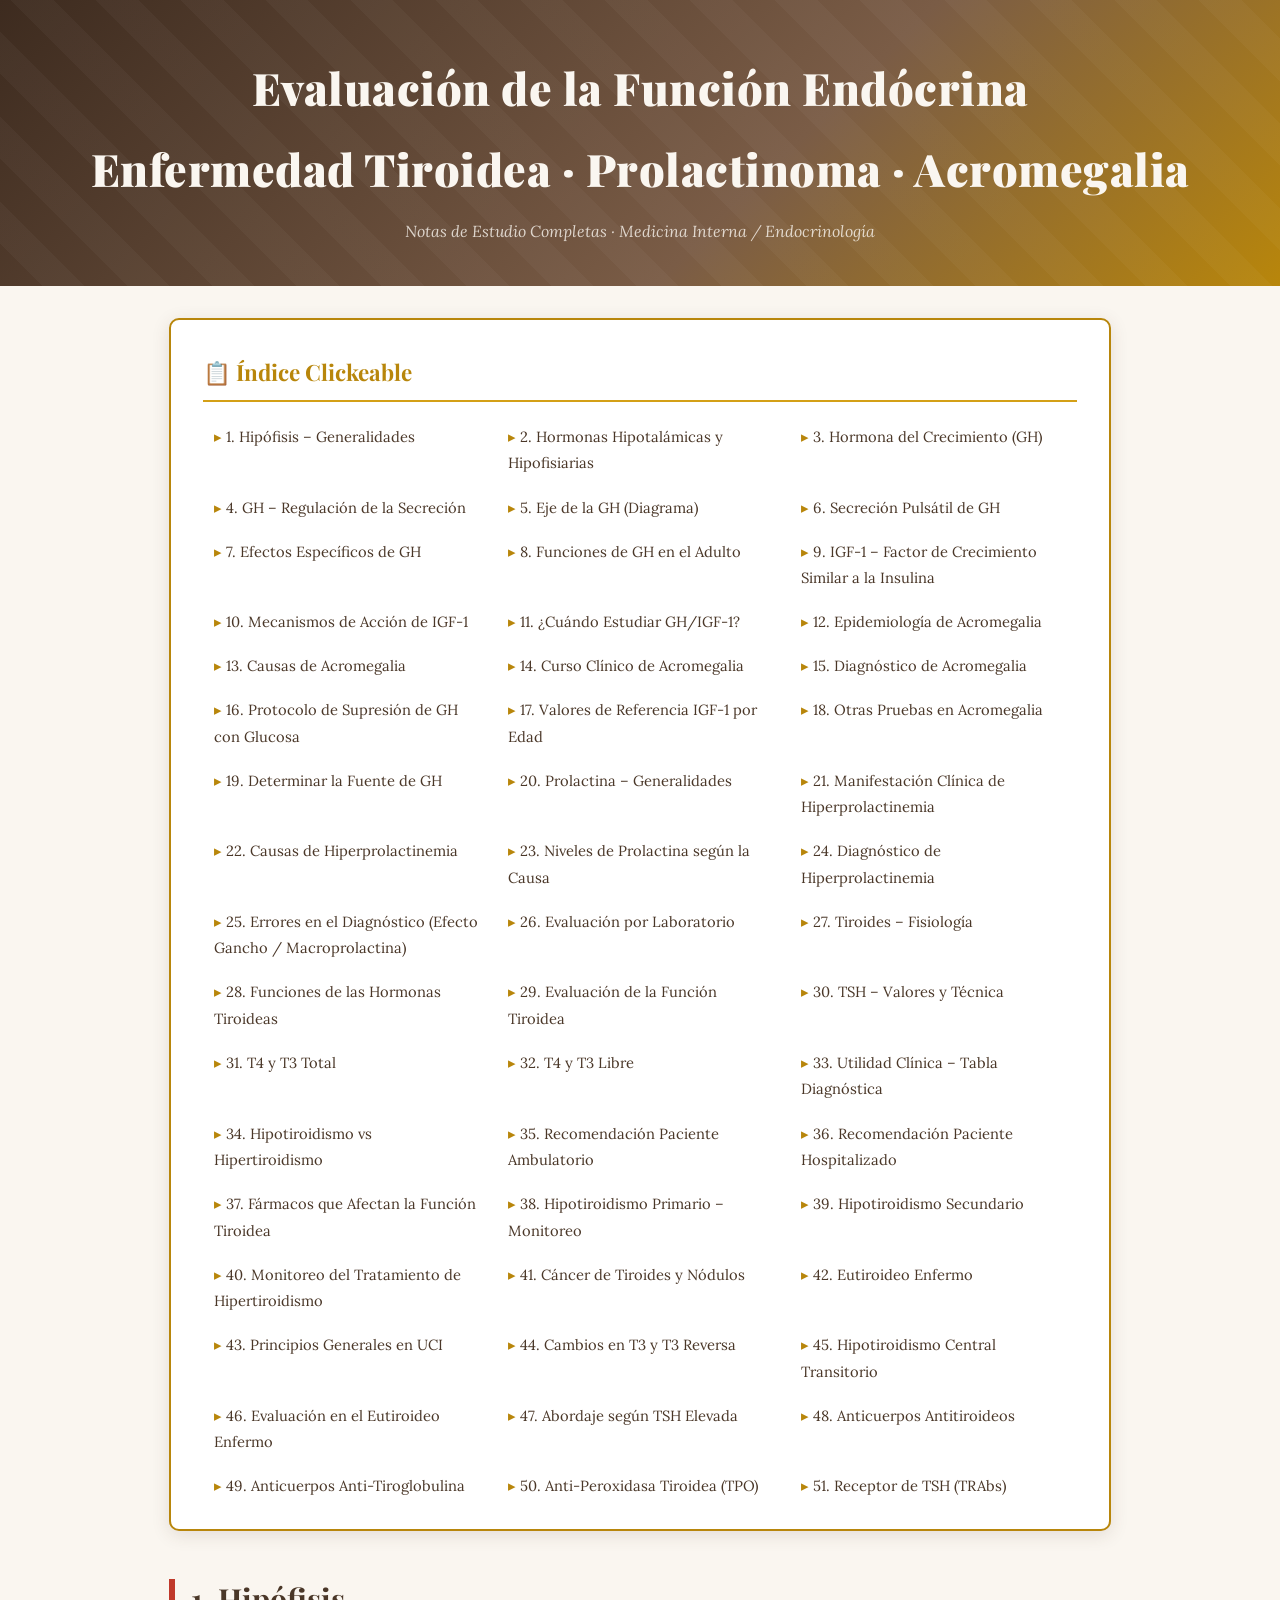
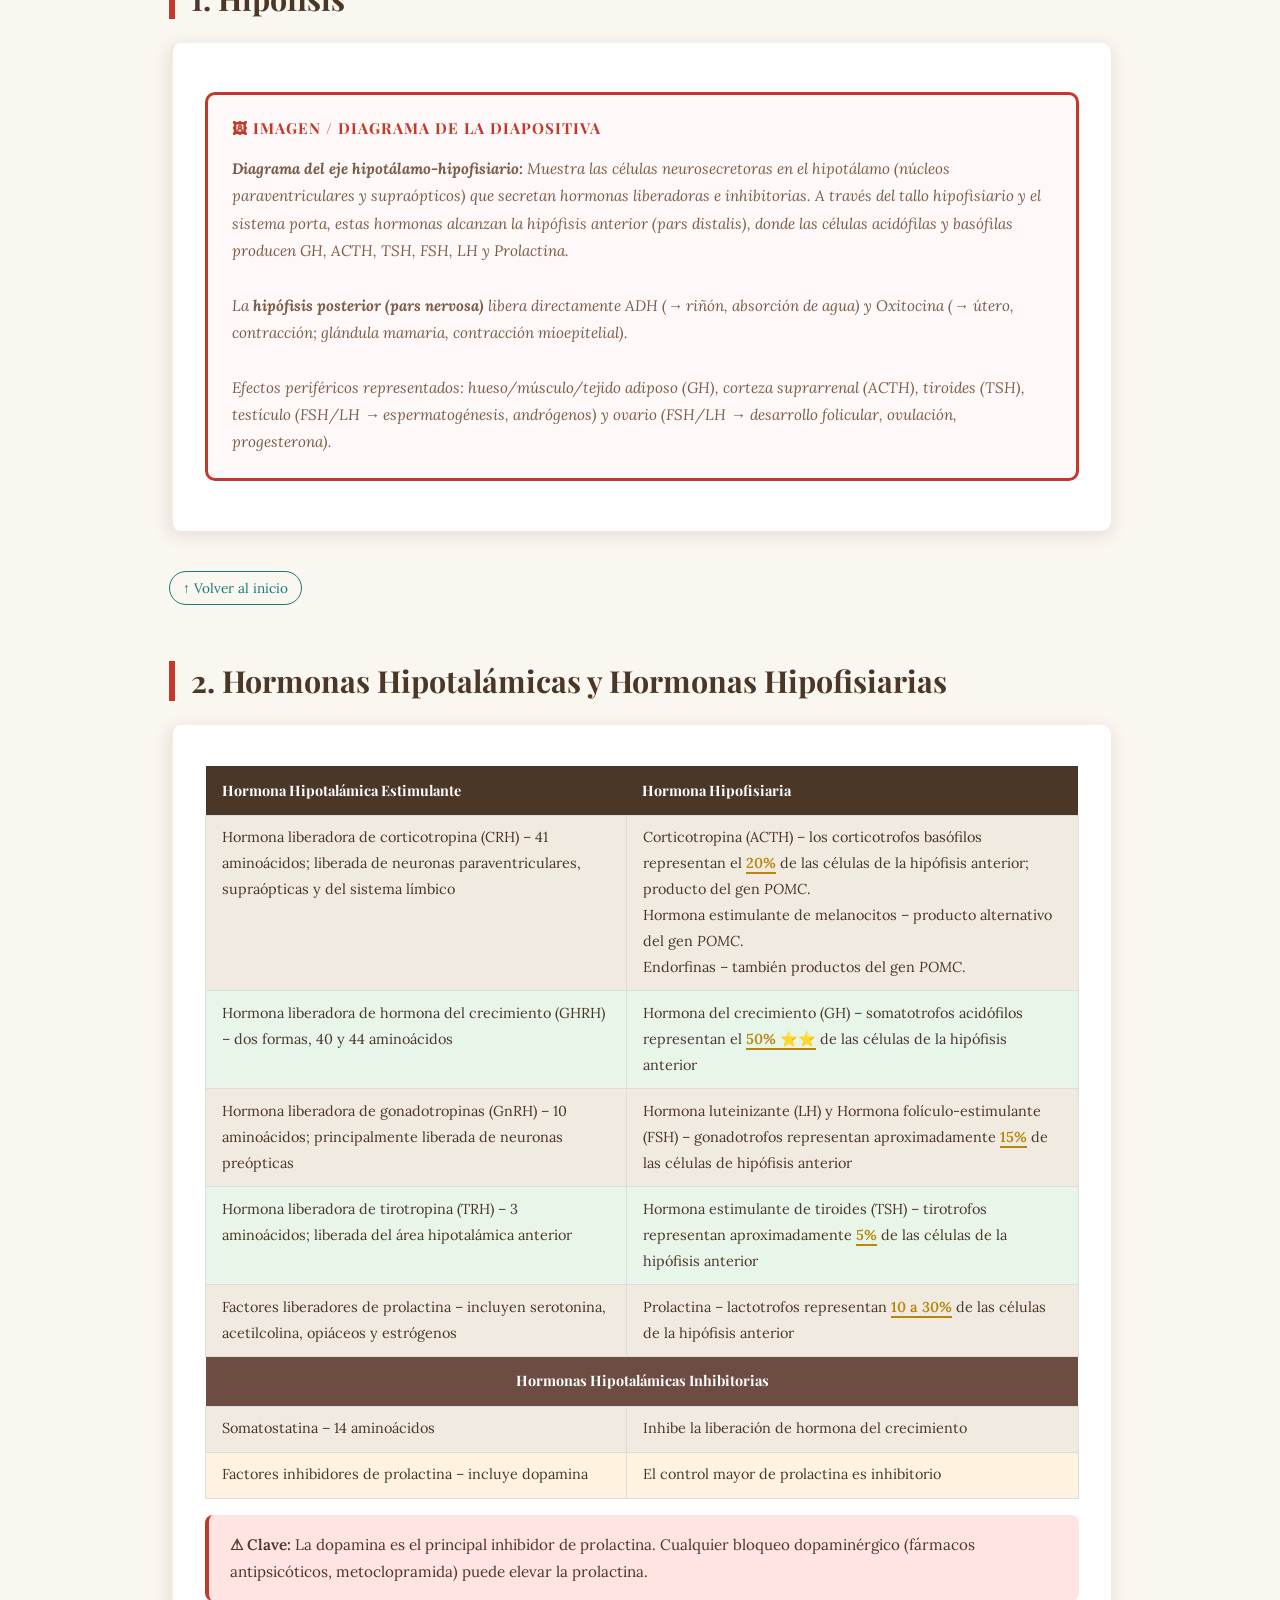
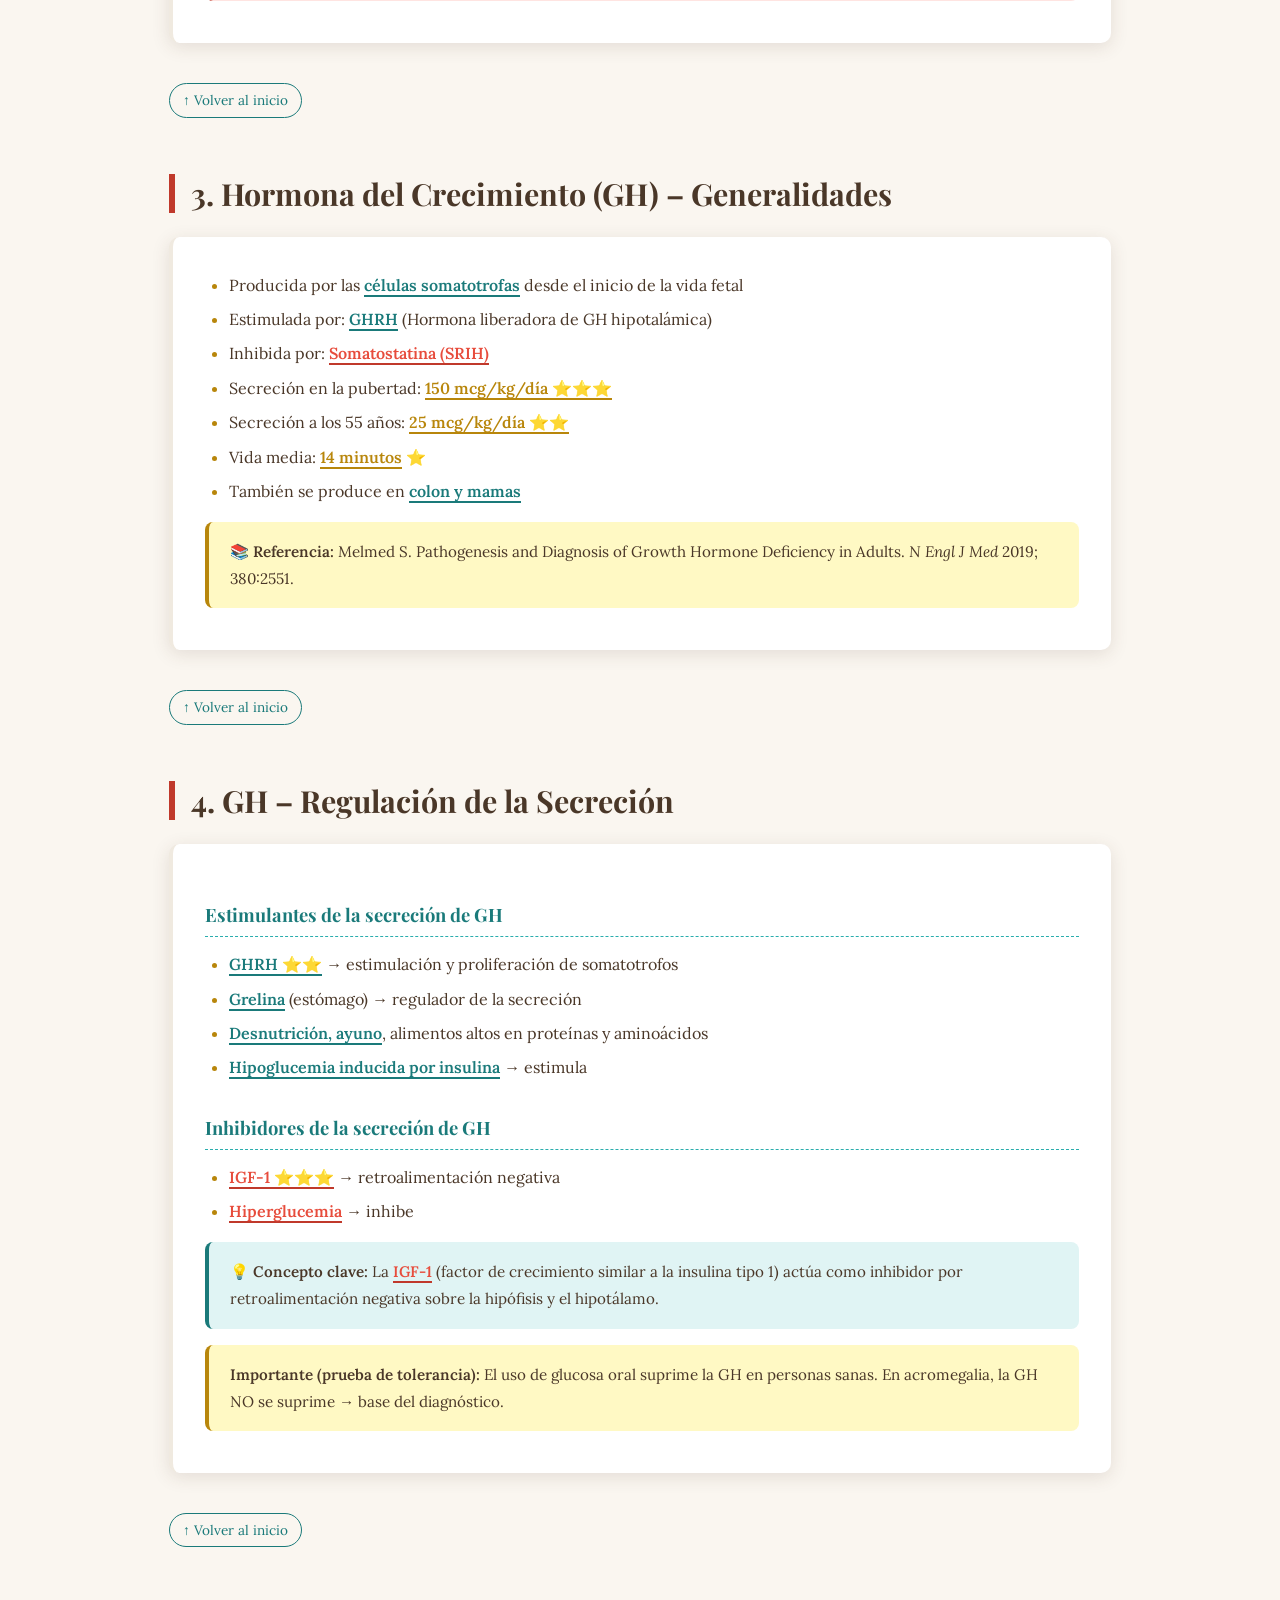
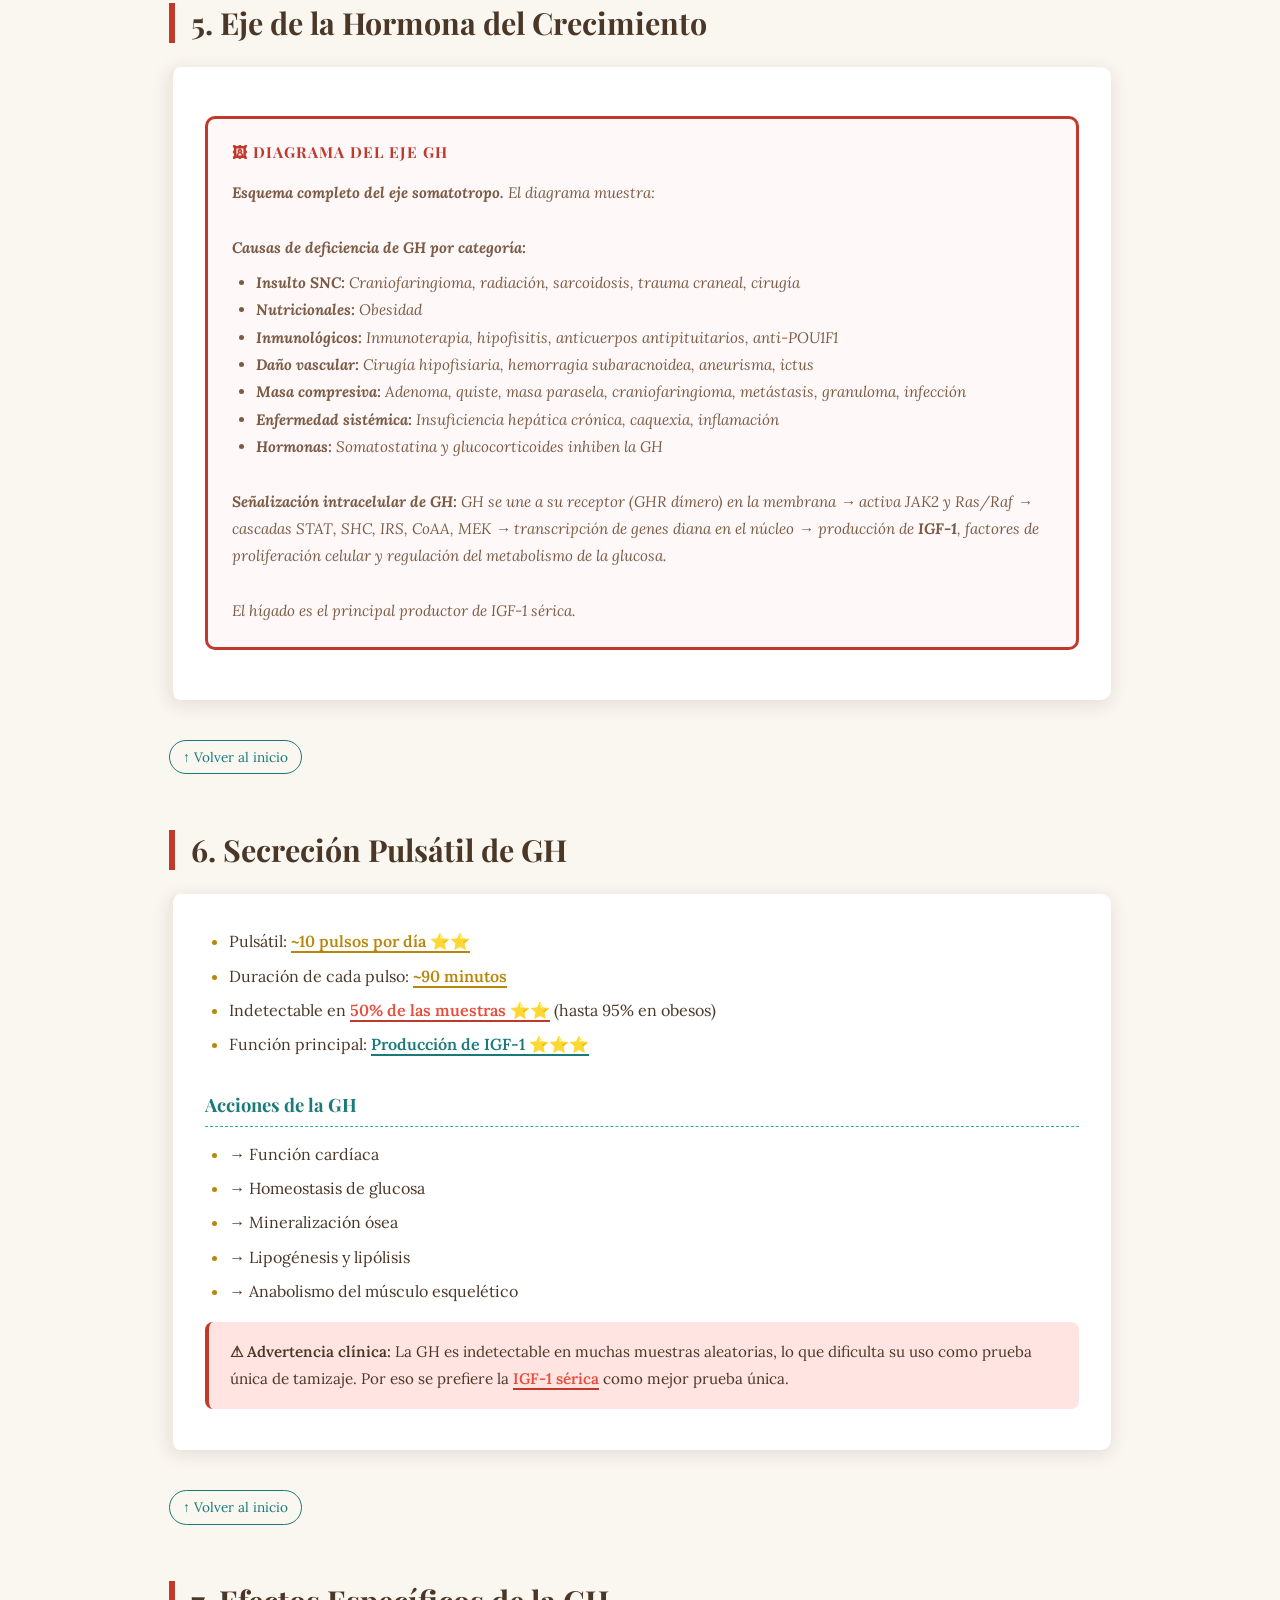
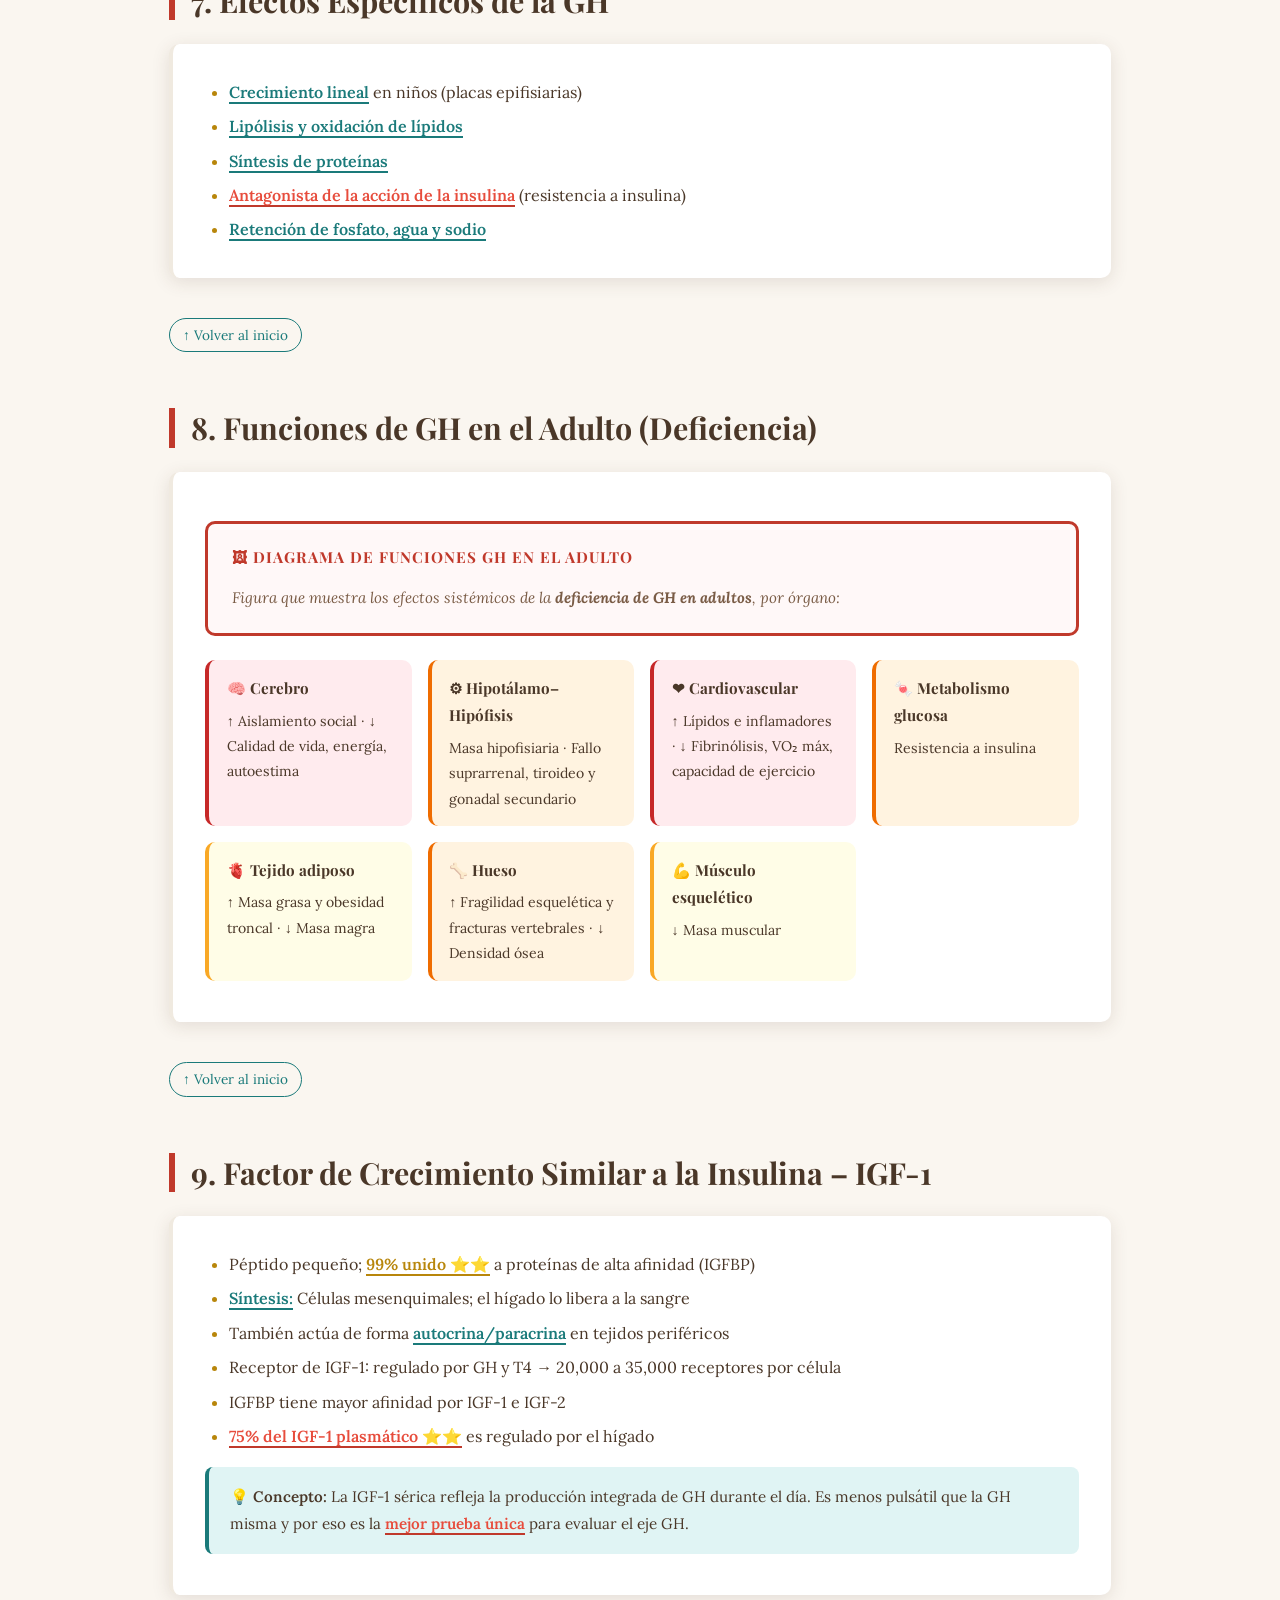
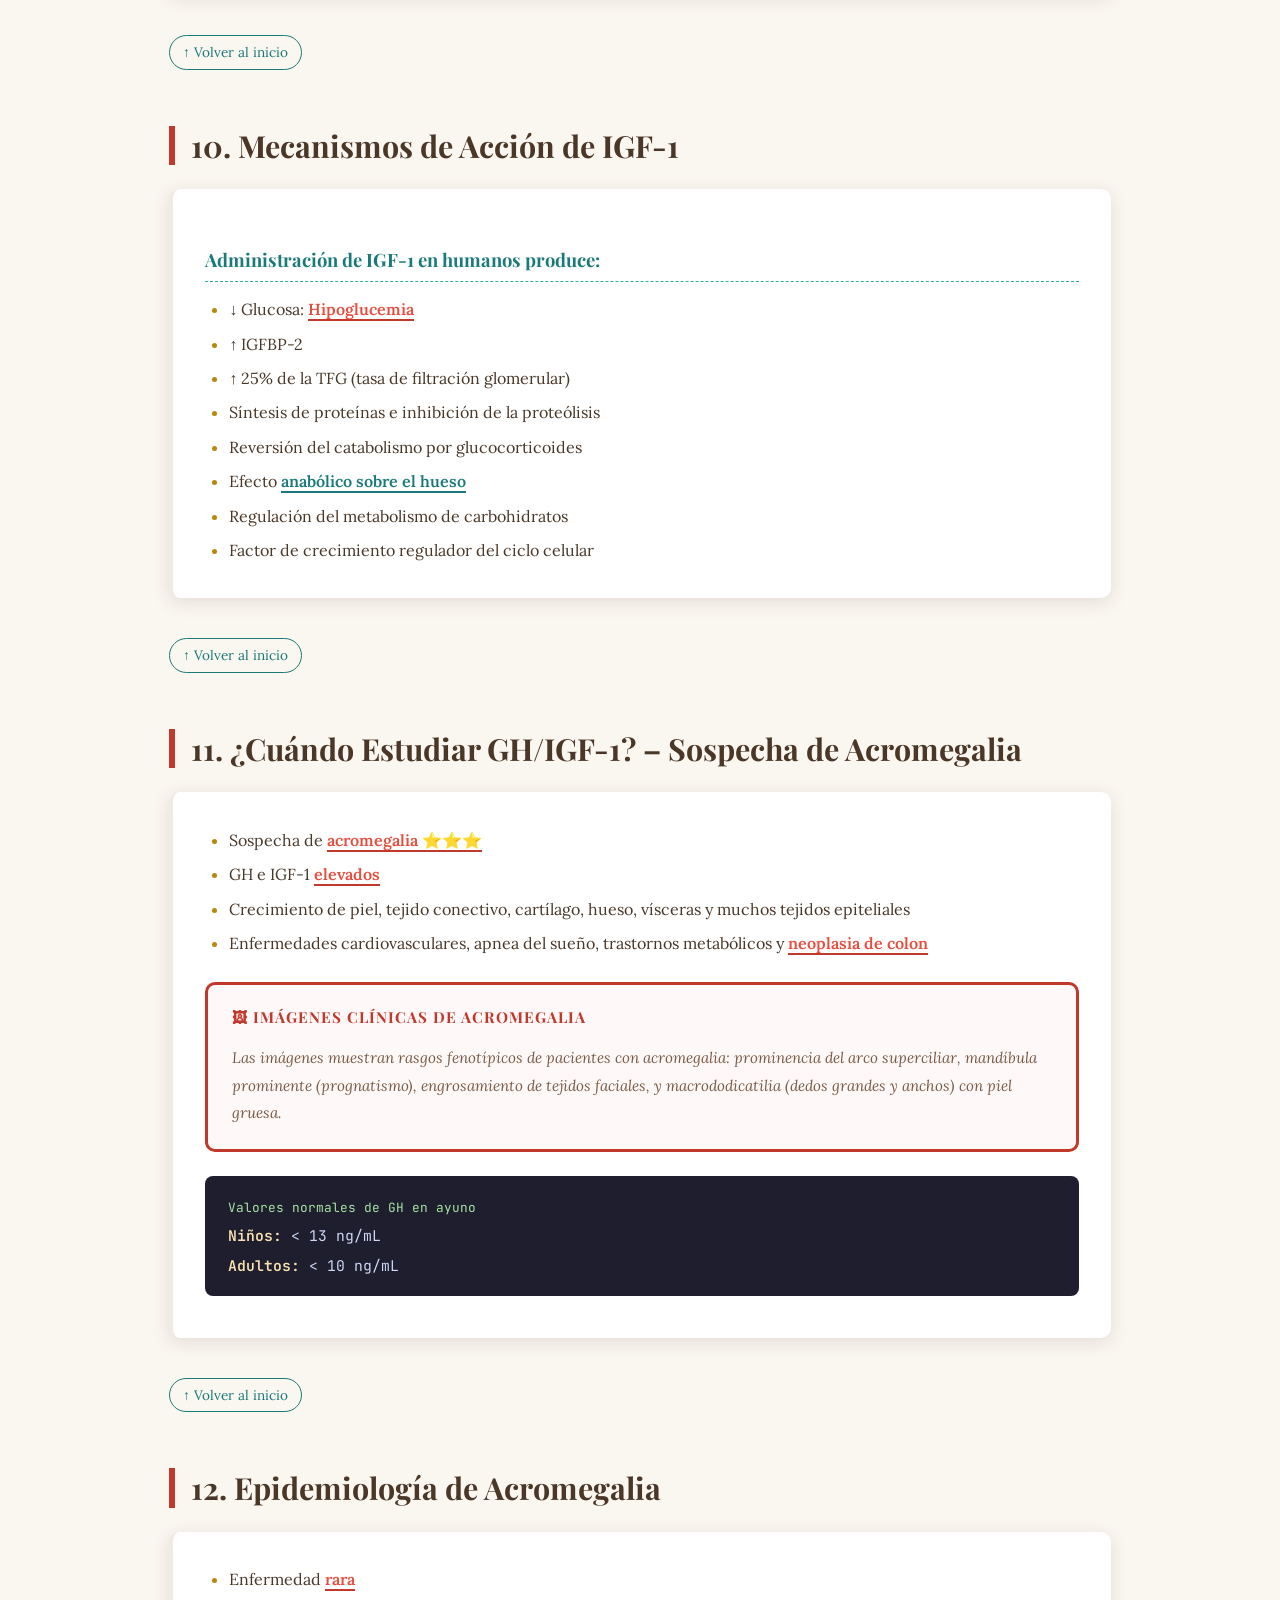
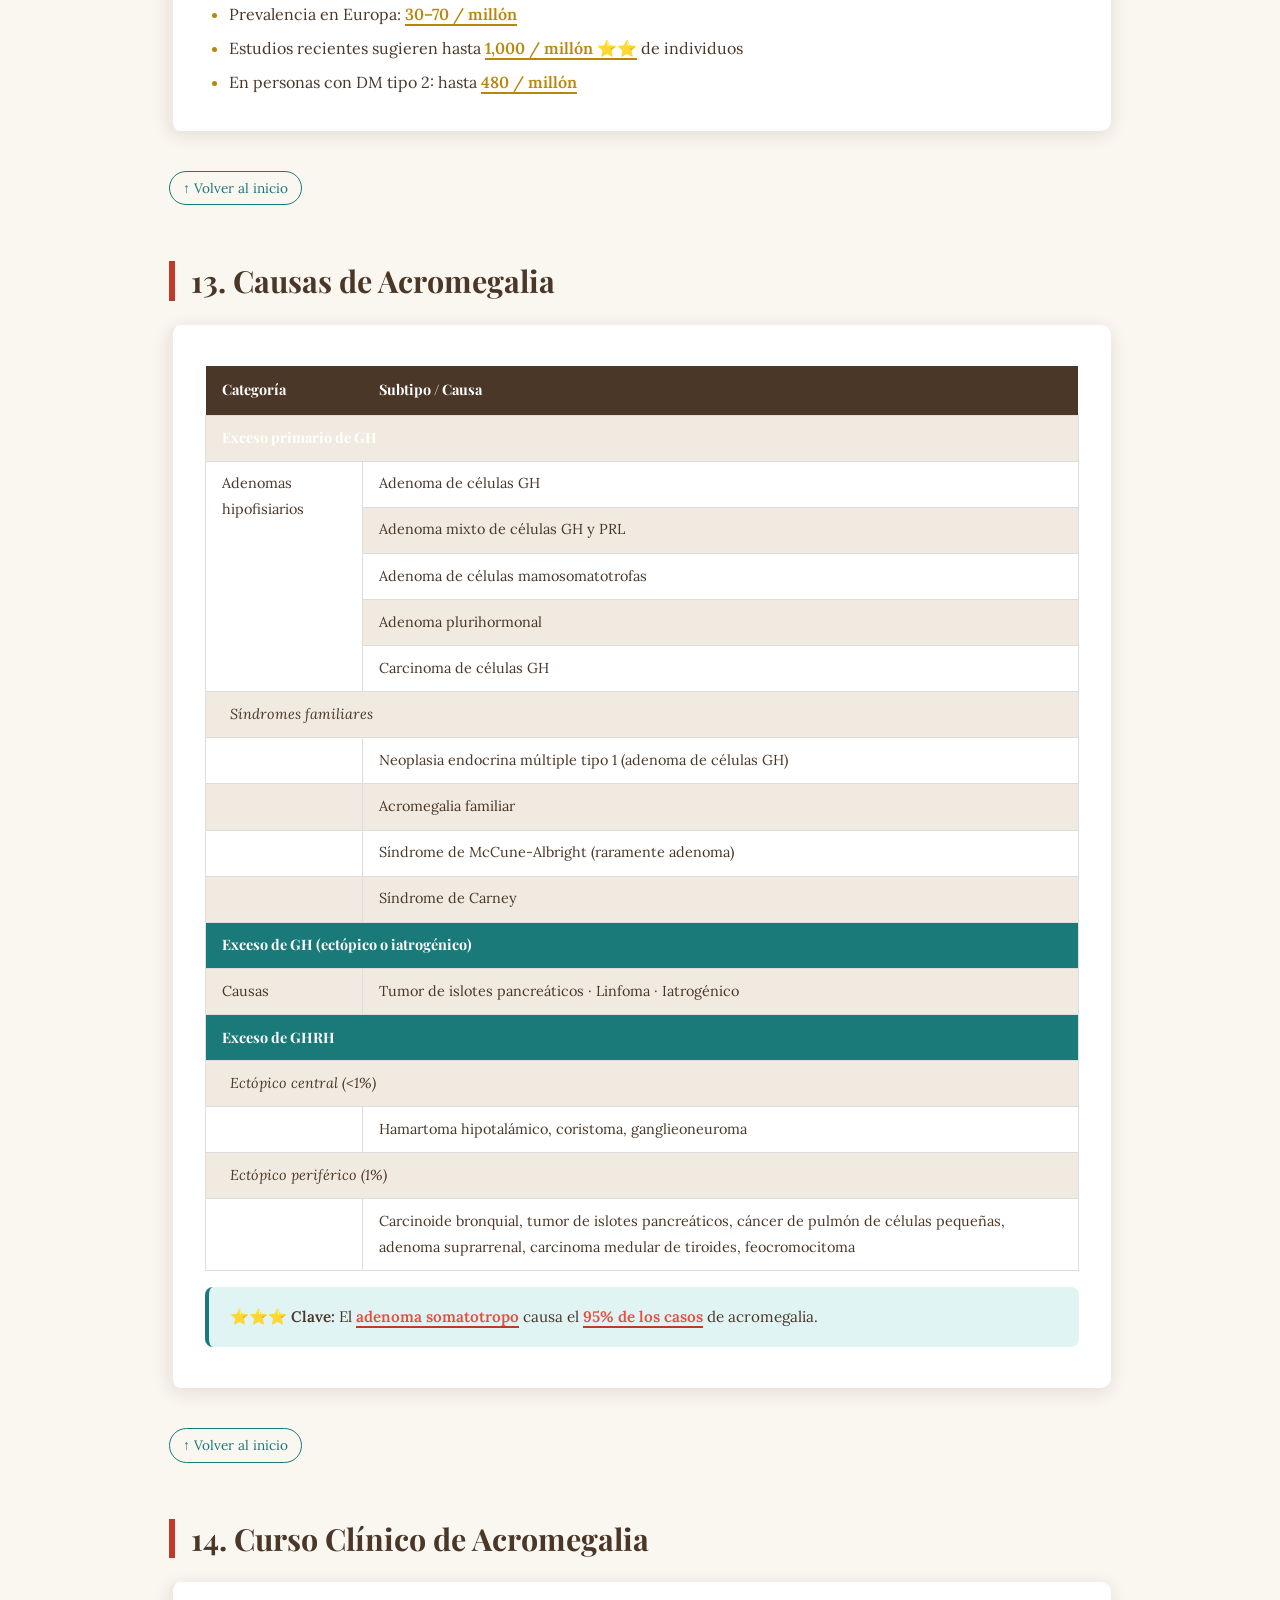
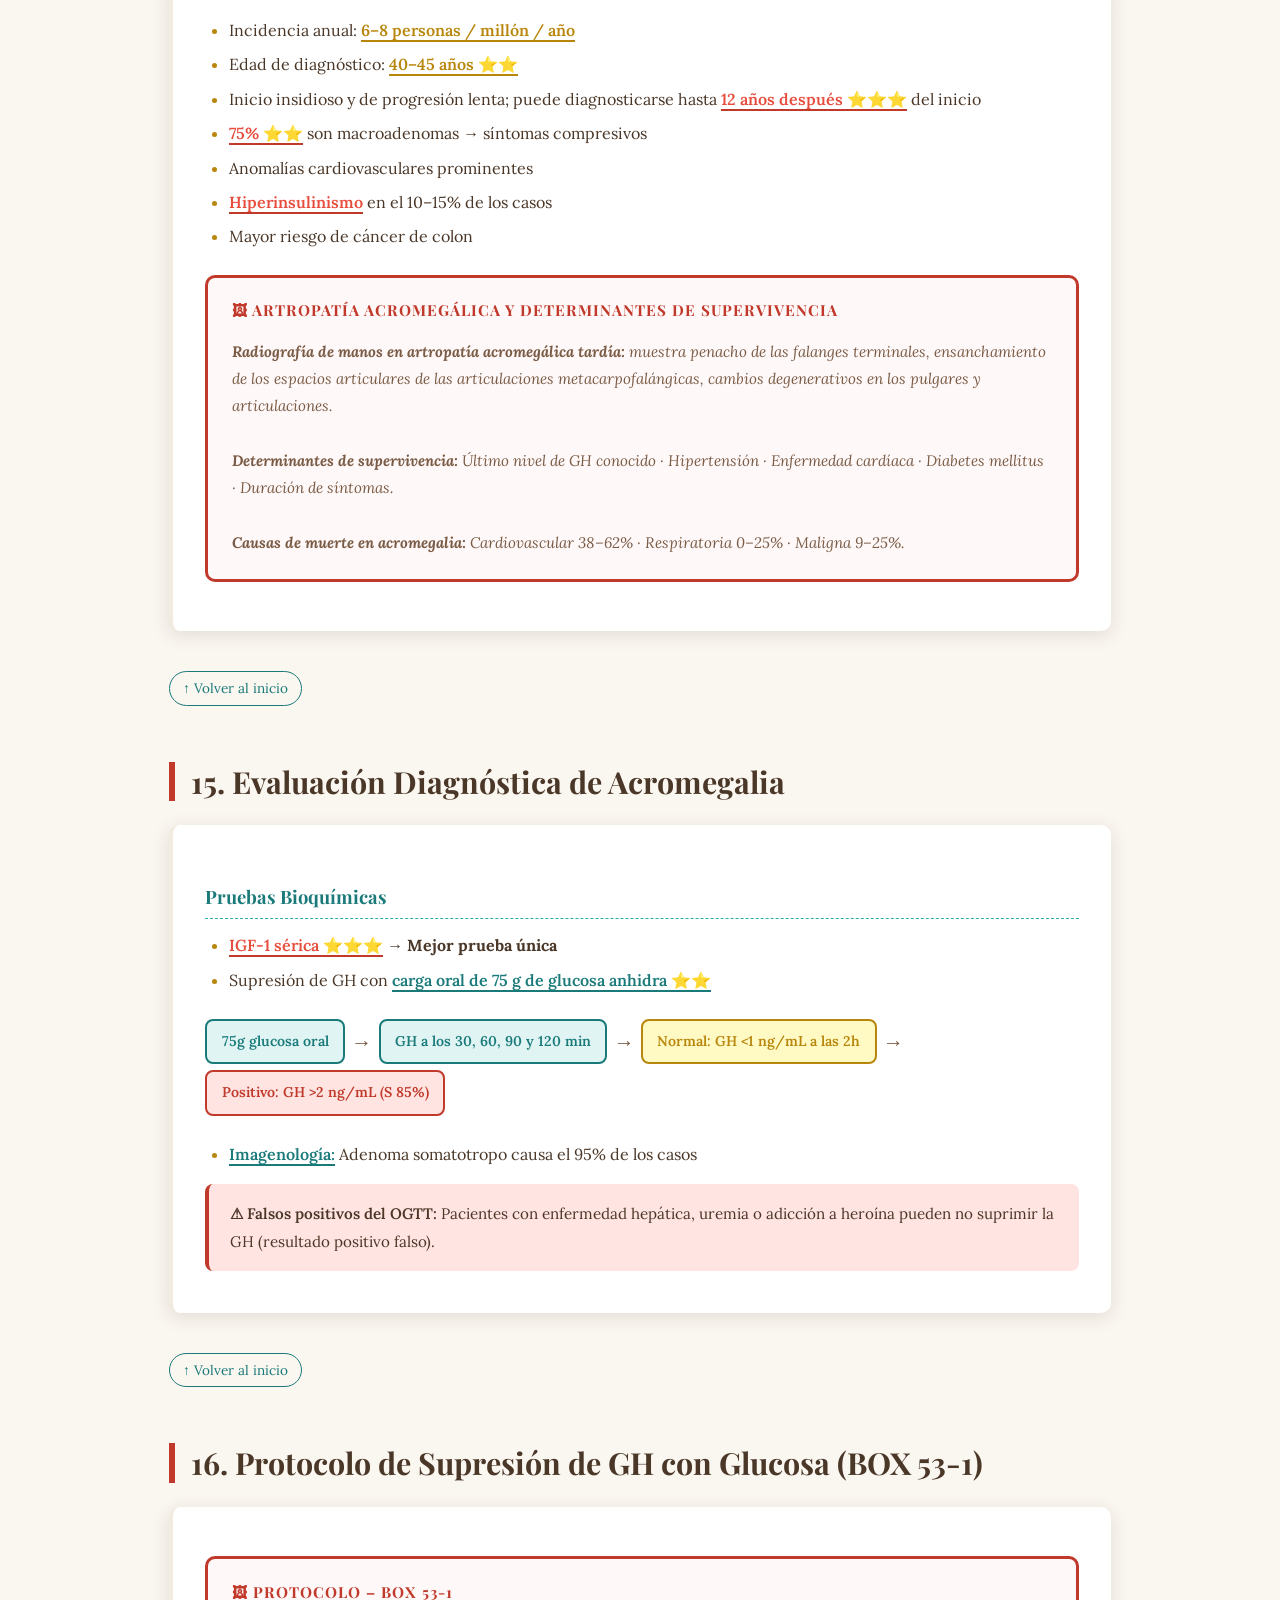
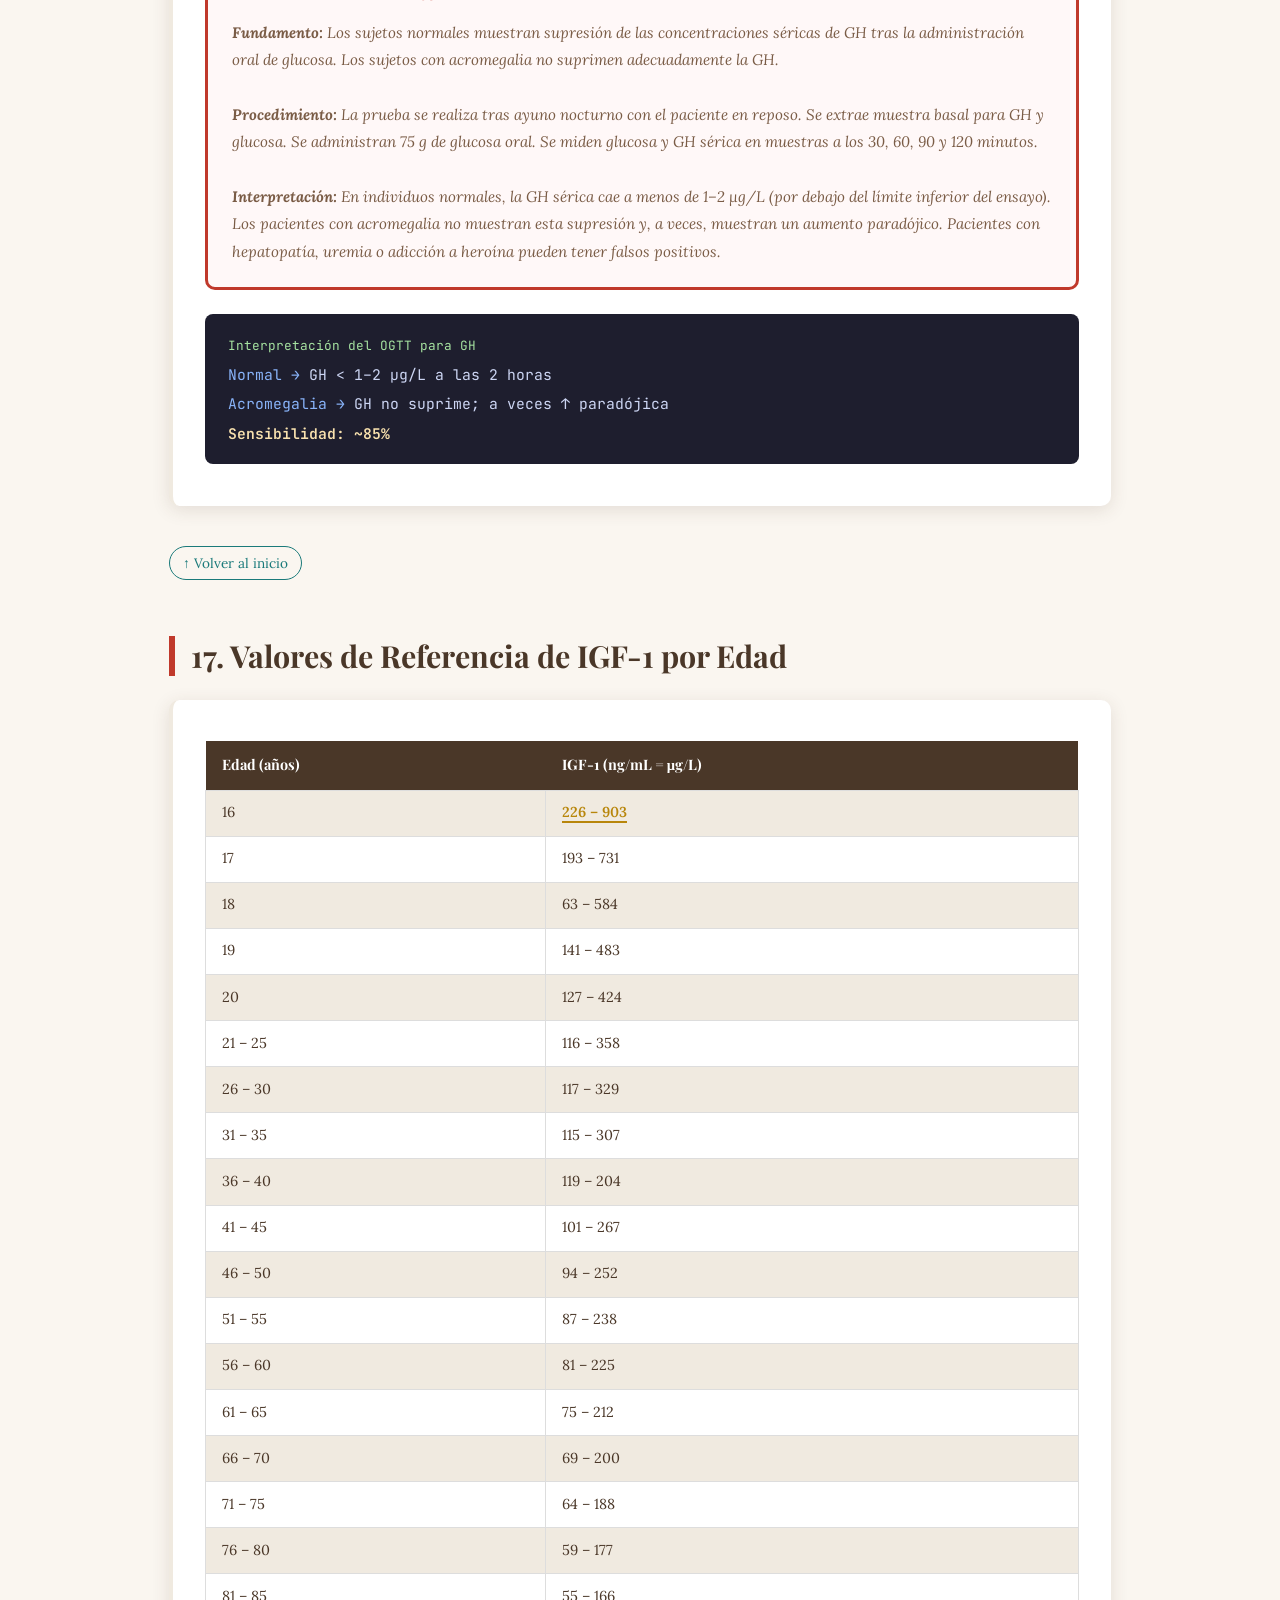
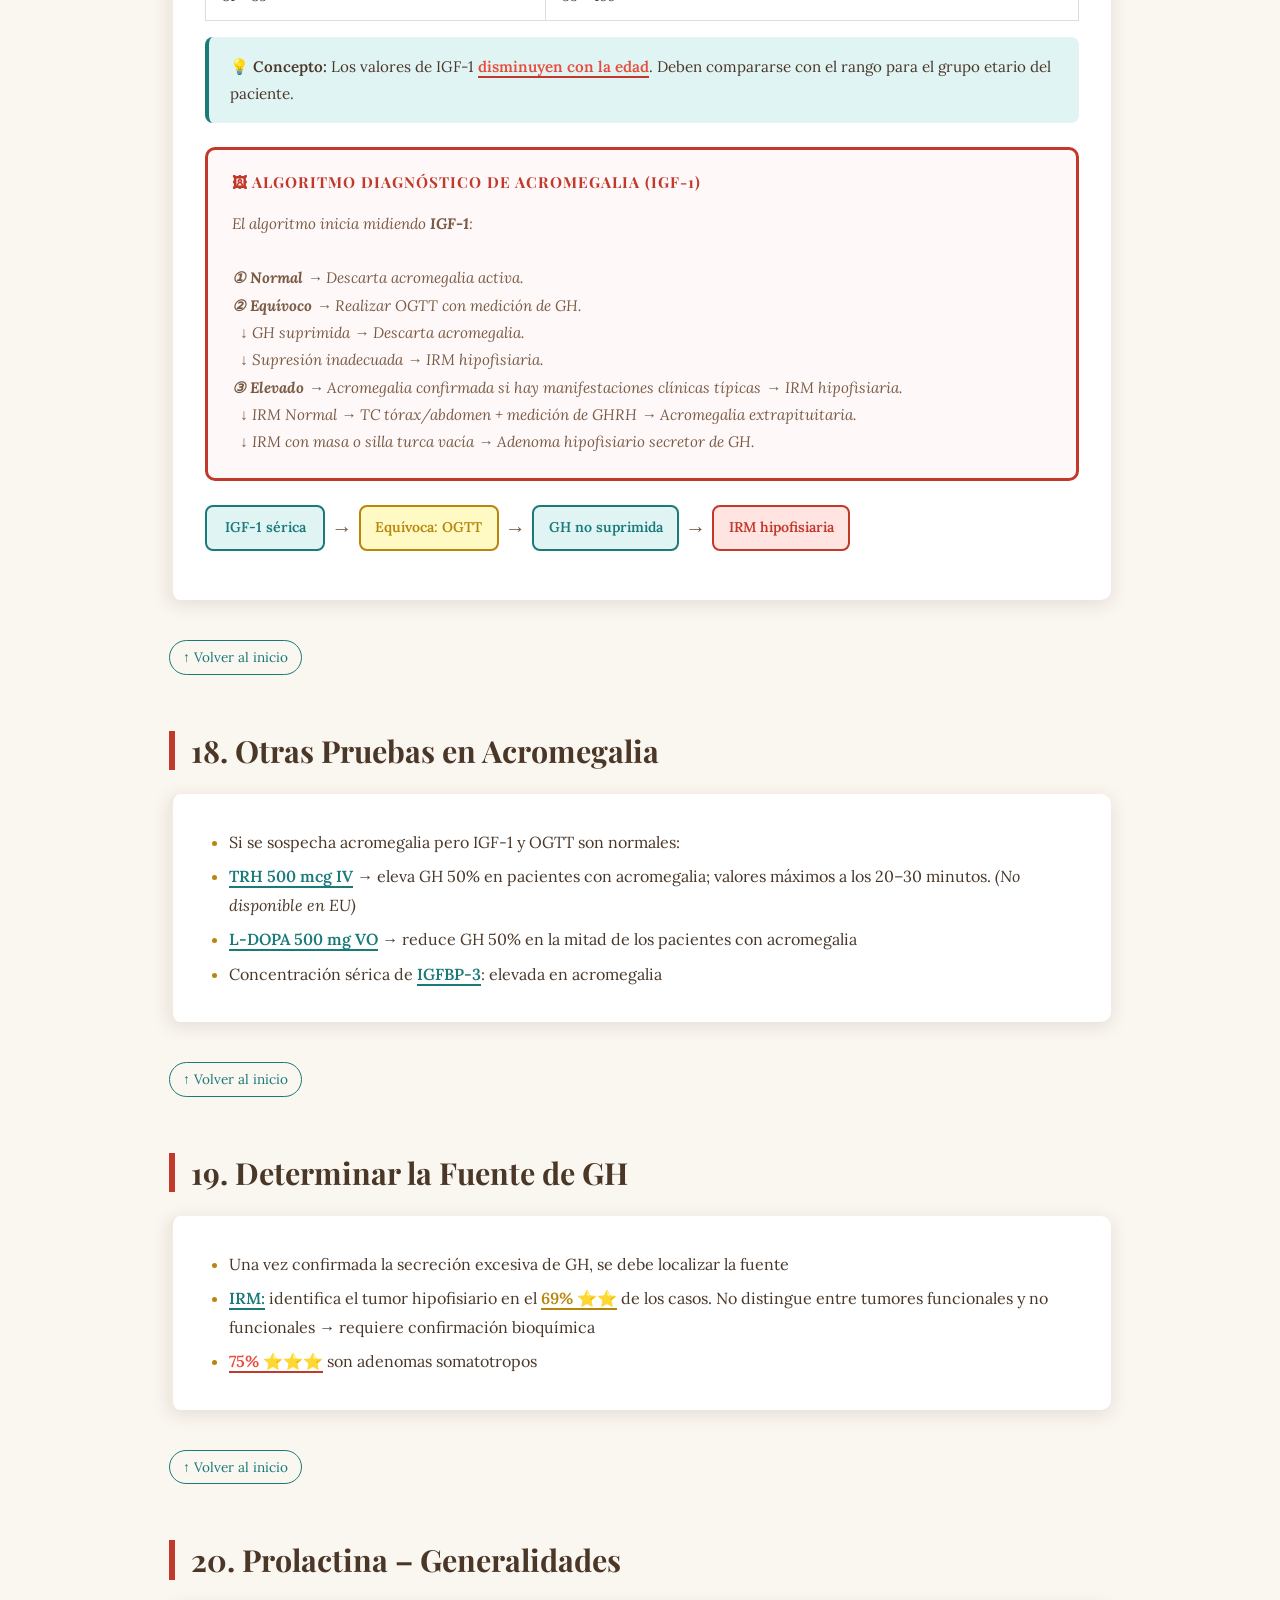
<file: public/topics/endocrinologia.html>
<!DOCTYPE html>
<html lang="es">
<head>
<meta charset="UTF-8">
<meta name="viewport" content="width=device-width, initial-scale=1.0">
<title>Notas de Estudio – Función Endócrina, Tiroides, Prolactinoma y Acromegalia</title>
<link href="https://fonts.googleapis.com/css2?family=Playfair+Display:ital,wght@0,400;0,700;0,900;1,400&family=Lora:ital,wght@0,400;0,600;1,400&family=JetBrains+Mono:wght@400;600&display=swap" rel="stylesheet">
<style>
  :root {
    --cream: #FAF6F0;
    --cream-dark: #F0EAE0;
    --brown: #4A3728;
    --brown-light: #7A5C46;
    --red: #C0392B;
    --red-light: #E74C3C;
    --teal: #1A7A7A;
    --teal-light: #2AADAD;
    --gold: #B8860B;
    --gold-light: #D4A017;
    --yellow-note: #FFF9C4;
    --red-note: #FFE4E1;
    --teal-note: #E0F4F4;
    --border-radius: 10px;
    --shadow: 0 4px 18px rgba(74,55,40,0.13);
  }

  * { box-sizing: border-box; margin: 0; padding: 0; }

  body {
    font-family: 'Lora', Georgia, serif;
    background-color: var(--cream);
    color: var(--brown);
    line-height: 1.8;
    font-size: 16px;
  }

  /* ── HEADER ── */
  header {
    background: linear-gradient(135deg, #3D2B1F 0%, #7A5C46 60%, #B8860B 100%);
    color: #FAF6F0;
    padding: 3rem 2rem 2.5rem;
    text-align: center;
    position: relative;
    overflow: hidden;
  }
  header::before {
    content: '';
    position: absolute; inset: 0;
    background: repeating-linear-gradient(45deg, transparent, transparent 30px, rgba(255,255,255,0.03) 30px, rgba(255,255,255,0.03) 60px);
  }
  header h1 {
    font-family: 'Playfair Display', serif;
    font-size: clamp(1.5rem, 4vw, 2.8rem);
    font-weight: 900;
    letter-spacing: 0.5px;
    position: relative;
    margin-bottom: 0.5rem;
  }
  header p {
    font-style: italic;
    opacity: 0.8;
    font-size: 1rem;
    position: relative;
  }

  /* ── LAYOUT ── */
  .container { max-width: 980px; margin: 0 auto; padding: 2rem 1.2rem 4rem; }

  /* ── INDEX ── */
  .index-box {
    background: white;
    border: 2px solid var(--gold);
    border-radius: var(--border-radius);
    padding: 2rem 2rem 1.5rem;
    margin-bottom: 3rem;
    box-shadow: var(--shadow);
  }
  .index-box h2 {
    font-family: 'Playfair Display', serif;
    font-size: 1.4rem;
    color: var(--gold);
    border-bottom: 2px solid var(--gold-light);
    padding-bottom: 0.5rem;
    margin-bottom: 1rem;
  }
  .index-grid { display: grid; grid-template-columns: repeat(auto-fill, minmax(260px, 1fr)); gap: 0.4rem; }
  .index-grid a {
    display: block;
    color: var(--brown);
    text-decoration: none;
    padding: 0.35rem 0.7rem;
    border-radius: 6px;
    font-size: 0.92rem;
    transition: background 0.2s, color 0.2s;
  }
  .index-grid a:hover { background: var(--cream-dark); color: var(--teal); }
  .index-grid a::before { content: '▸ '; color: var(--gold); }

  /* ── SECTIONS ── */
  section {
    margin-bottom: 3.5rem;
    scroll-margin-top: 80px;
  }
  .section-title {
    font-family: 'Playfair Display', serif;
    font-size: clamp(1.3rem, 3vw, 1.9rem);
    font-weight: 700;
    color: var(--brown);
    border-left: 6px solid var(--red);
    padding-left: 1rem;
    margin-bottom: 1.5rem;
    line-height: 1.3;
  }
  .subsection-title {
    font-family: 'Playfair Display', serif;
    font-size: 1.15rem;
    font-weight: 700;
    color: var(--teal);
    margin: 1.8rem 0 0.8rem;
    padding-bottom: 0.3rem;
    border-bottom: 1px dashed var(--teal-light);
  }

  /* ── CONTENT CARD ── */
  .card {
    background: white;
    border-radius: var(--border-radius);
    padding: 1.6rem 2rem;
    margin-bottom: 1.5rem;
    box-shadow: var(--shadow);
    border-left: 4px solid var(--cream-dark);
  }

  /* ── IMAGE BOX ── */
  .img-box {
    border: 3px solid var(--red);
    border-radius: var(--border-radius);
    background: #fff8f8;
    padding: 1.2rem 1.5rem 1.4rem;
    margin: 1.5rem 0;
  }
  .img-box-header {
    font-family: 'Playfair Display', serif;
    font-size: 0.95rem;
    font-weight: 700;
    color: var(--red);
    text-transform: uppercase;
    letter-spacing: 1px;
    margin-bottom: 0.8rem;
    display: flex;
    align-items: center;
    gap: 0.4rem;
  }
  .img-box-content { font-size: 0.95rem; color: var(--brown-light); font-style: italic; }

  /* ── NOTE BOXES ── */
  .note { border-radius: 8px; padding: 1rem 1.3rem; margin: 1rem 0; font-size: 0.95rem; }
  .note-yellow { background: var(--yellow-note); border-left: 4px solid var(--gold); }
  .note-red { background: var(--red-note); border-left: 4px solid var(--red); }
  .note-teal { background: var(--teal-note); border-left: 4px solid var(--teal); }
  .note strong { font-weight: 600; }

  /* ── HIGHLIGHTS ── */
  .hl-red { border-bottom: 2px solid var(--red); color: var(--red-light); font-weight: 600; }
  .hl-teal { border-bottom: 2px solid var(--teal); color: var(--teal); font-weight: 600; }
  .hl-gold { border-bottom: 2px solid var(--gold); color: var(--gold); font-weight: 600; }

  /* ── STARS ── */
  .star1::after { content: ' ⭐'; }
  .star2::after { content: ' ⭐⭐'; }
  .star3::after { content: ' ⭐⭐⭐'; }

  /* ── LISTS ── */
  ul.styled, ol.styled { padding-left: 1.5rem; margin: 0.5rem 0; }
  ul.styled li, ol.styled li { margin-bottom: 0.35rem; }
  ul.styled li::marker { color: var(--gold); }

  /* ── TABLES ── */
  .tbl-wrap { overflow-x: auto; margin: 1rem 0; }
  table.styled {
    width: 100%;
    border-collapse: collapse;
    font-size: 0.9rem;
  }
  table.styled th {
    background: var(--brown);
    color: white;
    font-family: 'Playfair Display', serif;
    padding: 0.7rem 1rem;
    text-align: left;
  }
  table.styled td {
    border: 1px solid #ddd;
    padding: 0.6rem 1rem;
    vertical-align: top;
  }
  table.styled tr:nth-child(even) td { background: var(--cream-dark); }
  table.styled tr:hover td { background: #e8f4f4; }
  table.styled .cat-head td {
    background: var(--teal);
    color: white;
    font-weight: 700;
    font-family: 'Playfair Display', serif;
  }
  table.styled .subcat td { background: #d0efef; font-style: italic; padding-left: 1.5rem; }

  /* ── FORMULA BOX ── */
  .formula-box {
    background: #1e1e2e;
    color: #cdd6f4;
    font-family: 'JetBrains Mono', monospace;
    font-size: 0.92rem;
    border-radius: 8px;
    padding: 1rem 1.4rem;
    margin: 1rem 0;
    line-height: 2;
    overflow-x: auto;
  }
  .formula-box .f-label { color: #a6e3a1; font-size: 0.8rem; }
  .formula-box .f-val { color: #f9e2af; font-weight: 600; }
  .formula-box .f-arrow { color: #89b4fa; }

  /* ── FLOW DIAGRAM ── */
  .flow-wrap { margin: 1.5rem 0; overflow-x: auto; }
  .flow { display: flex; flex-wrap: wrap; align-items: center; gap: 0.4rem; }
  .flow-box {
    border: 2px solid var(--teal);
    border-radius: 8px;
    padding: 0.5rem 0.9rem;
    font-size: 0.88rem;
    font-weight: 600;
    color: var(--teal);
    background: var(--teal-note);
    text-align: center;
    min-width: 120px;
  }
  .flow-box.red-box { border-color: var(--red); color: var(--red); background: var(--red-note); }
  .flow-box.gold-box { border-color: var(--gold); color: var(--gold); background: var(--yellow-note); }
  .flow-arrow { font-size: 1.3rem; color: var(--brown-light); flex-shrink: 0; }

  /* ── SEVERITY CARDS ── */
  .severity-grid { display: grid; grid-template-columns: repeat(auto-fill, minmax(200px, 1fr)); gap: 1rem; margin: 1rem 0; }
  .sev-card { border-radius: 10px; padding: 0.9rem 1.1rem; }
  .sev-card .sev-title { font-family: 'Playfair Display', serif; font-size: 0.95rem; font-weight: 700; margin-bottom: 0.4rem; }
  .sev-card p { font-size: 0.88rem; }
  .sev-green { background: #e8f5e9; border-left: 4px solid #4caf50; }
  .sev-yellow { background: #fffde7; border-left: 4px solid #f9a825; }
  .sev-orange { background: #fff3e0; border-left: 4px solid #ef6c00; }
  .sev-red { background: #ffebee; border-left: 4px solid #c62828; }

  /* ── FP/FN BOXES ── */
  .fp-fn-wrap { display: flex; gap: 1rem; flex-wrap: wrap; margin: 1rem 0; }
  .fp-box, .fn-box { flex: 1 1 220px; border-radius: 8px; padding: 1rem; font-size: 0.9rem; }
  .fp-box { background: #ffebee; border: 2px solid #c62828; }
  .fn-box { background: #e3f2fd; border: 2px solid #1565c0; }
  .fp-box strong { color: #c62828; }
  .fn-box strong { color: #1565c0; }

  /* ── DIVIDER ── */
  .divider { border: none; border-top: 2px dashed var(--cream-dark); margin: 2rem 0; }

  /* ── RESPONSIVE ── */
  @media (max-width: 600px) {
    .card { padding: 1.2rem 1rem; }
    .section-title { font-size: 1.2rem; }
    .flow { flex-direction: column; align-items: flex-start; }
    .severity-grid { grid-template-columns: 1fr 1fr; }
  }

  /* ── BACK TO TOP ── */
  .back-top {
    display: inline-block;
    margin-top: 1rem;
    font-size: 0.85rem;
    color: var(--teal);
    text-decoration: none;
    border: 1px solid var(--teal);
    border-radius: 20px;
    padding: 0.25rem 0.8rem;
    transition: background 0.2s;
  }
  .back-top:hover { background: var(--teal-note); }

  /* ── HORMONE TABLE COLOR ── */
  table.styled .stim td { background: #e8f5e9; }
  table.styled .inhib td { background: #fff3e0; }
  table.styled .section-header td { background: #3D2B1F; color: white; font-weight: 700; text-align: center; }
</style>
</head>
<body>

<header id="top">
  <h1>Evaluación de la Función Endócrina<br>Enfermedad Tiroidea · Prolactinoma · Acromegalia</h1>
  <p>Notas de Estudio Completas · Medicina Interna / Endocrinología</p>
</header>

<div class="container">

<!-- ═══════════════════════════════ ÍNDICE ═══════════════════════════════ -->
<div class="index-box">
  <h2>📋 Índice Clickeable</h2>
  <div class="index-grid">
    <a href="#hipofisis">1. Hipófisis – Generalidades</a>
    <a href="#hormonas-tabla">2. Hormonas Hipotalámicas y Hipofisiarias</a>
    <a href="#gh-general">3. Hormona del Crecimiento (GH)</a>
    <a href="#gh-secrecion">4. GH – Regulación de la Secreción</a>
    <a href="#gh-eje">5. Eje de la GH (Diagrama)</a>
    <a href="#gh-pulsatil">6. Secreción Pulsátil de GH</a>
    <a href="#gh-efectos">7. Efectos Específicos de GH</a>
    <a href="#gh-adulto">8. Funciones de GH en el Adulto</a>
    <a href="#igf1">9. IGF-1 – Factor de Crecimiento Similar a la Insulina</a>
    <a href="#igf1-mecanismo">10. Mecanismos de Acción de IGF-1</a>
    <a href="#acromegalia-cuando">11. ¿Cuándo Estudiar GH/IGF-1?</a>
    <a href="#acromegalia-epi">12. Epidemiología de Acromegalia</a>
    <a href="#acromegalia-causas">13. Causas de Acromegalia</a>
    <a href="#acromegalia-curso">14. Curso Clínico de Acromegalia</a>
    <a href="#acromegalia-dx">15. Diagnóstico de Acromegalia</a>
    <a href="#acromegalia-protocolo">16. Protocolo de Supresión de GH con Glucosa</a>
    <a href="#igf1-valores">17. Valores de Referencia IGF-1 por Edad</a>
    <a href="#acromegalia-otras">18. Otras Pruebas en Acromegalia</a>
    <a href="#acromegalia-fuente">19. Determinar la Fuente de GH</a>
    <a href="#prolactina">20. Prolactina – Generalidades</a>
    <a href="#hiperprl-clinica">21. Manifestación Clínica de Hiperprolactinemia</a>
    <a href="#hiperprl-causas">22. Causas de Hiperprolactinemia</a>
    <a href="#hiperprl-prl-niveles">23. Niveles de Prolactina según la Causa</a>
    <a href="#hiperprl-dx">24. Diagnóstico de Hiperprolactinemia</a>
    <a href="#hiperprl-errores">25. Errores en el Diagnóstico (Efecto Gancho / Macroprolactina)</a>
    <a href="#hiperprl-lab">26. Evaluación por Laboratorio</a>
    <a href="#tiroides">27. Tiroides – Fisiología</a>
    <a href="#tiroide-funcion">28. Funciones de las Hormonas Tiroideas</a>
    <a href="#tiroides-eval">29. Evaluación de la Función Tiroidea</a>
    <a href="#tsh">30. TSH – Valores y Técnica</a>
    <a href="#t4t3total">31. T4 y T3 Total</a>
    <a href="#t4t3libre">32. T4 y T3 Libre</a>
    <a href="#utilidad">33. Utilidad Clínica – Tabla Diagnóstica</a>
    <a href="#hipohiper">34. Hipotiroidismo vs Hipertiroidismo</a>
    <a href="#recomendacion-amb">35. Recomendación Paciente Ambulatorio</a>
    <a href="#recomendacion-hosp">36. Recomendación Paciente Hospitalizado</a>
    <a href="#farmacos">37. Fármacos que Afectan la Función Tiroidea</a>
    <a href="#hipotir-primario">38. Hipotiroidismo Primario – Monitoreo</a>
    <a href="#hipotir-secundario">39. Hipotiroidismo Secundario</a>
    <a href="#hipertir-monitor">40. Monitoreo del Tratamiento de Hipertiroidismo</a>
    <a href="#ca-tiroides">41. Cáncer de Tiroides y Nódulos</a>
    <a href="#eutiroideo">42. Eutiroideo Enfermo</a>
    <a href="#principios">43. Principios Generales en UCI</a>
    <a href="#t3-cambios">44. Cambios en T3 y T3 Reversa</a>
    <a href="#hipotir-central">45. Hipotiroidismo Central Transitorio</a>
    <a href="#evaluacion-uci">46. Evaluación en el Eutiroideo Enfermo</a>
    <a href="#abordaje-tsh">47. Abordaje según TSH Elevada</a>
    <a href="#anticuerpos">48. Anticuerpos Antitiroideos</a>
    <a href="#anti-tg">49. Anticuerpos Anti-Tiroglobulina</a>
    <a href="#anti-tpo">50. Anti-Peroxidasa Tiroidea (TPO)</a>
    <a href="#trabs">51. Receptor de TSH (TRAbs)</a>
  </div>
</div>

<!-- ═══════════════════════════════════════════════════════════════
     SECCIÓN 1: HIPÓFISIS
═══════════════════════════════════════════════════════════════════ -->
<section id="hipofisis">
  <h2 class="section-title">1. Hipófisis</h2>
  <div class="card">
    <div class="img-box">
      <div class="img-box-header">🖼 IMAGEN / DIAGRAMA DE LA DIAPOSITIVA</div>
      <div class="img-box-content">
        <strong>Diagrama del eje hipotálamo-hipofisiario:</strong> Muestra las células neurosecretoras en el hipotálamo (núcleos paraventriculares y supraópticos) que secretan hormonas liberadoras e inhibitorias. A través del tallo hipofisiario y el sistema porta, estas hormonas alcanzan la hipófisis anterior (pars distalis), donde las células acidófilas y basófilas producen GH, ACTH, TSH, FSH, LH y Prolactina.
        <br><br>
        La <strong>hipófisis posterior (pars nervosa)</strong> libera directamente ADH (→ riñón, absorción de agua) y Oxitocina (→ útero, contracción; glándula mamaria, contracción mioepitelial).
        <br><br>
        Efectos periféricos representados: hueso/músculo/tejido adiposo (GH), corteza suprarrenal (ACTH), tiroides (TSH), testículo (FSH/LH → espermatogénesis, andrógenos) y ovario (FSH/LH → desarrollo folicular, ovulación, progesterona).
      </div>
    </div>
  </div>
  <a class="back-top" href="#top">↑ Volver al inicio</a>
</section>

<!-- SECCIÓN 2: TABLA HORMONAS -->
<section id="hormonas-tabla">
  <h2 class="section-title">2. Hormonas Hipotalámicas y Hormonas Hipofisiarias</h2>
  <div class="card">
    <div class="tbl-wrap">
      <table class="styled">
        <tr><th>Hormona Hipotalámica Estimulante</th><th>Hormona Hipofisiaria</th></tr>
        <tr class="stim">
          <td>Hormona liberadora de corticotropina (CRH) – 41 aminoácidos; liberada de neuronas paraventriculares, supraópticas y del sistema límbico</td>
          <td>
            Corticotropina (ACTH) – los corticotrofos basófilos representan el <span class="hl-gold">20%</span> de las células de la hipófisis anterior; producto del gen <em>POMC</em>.<br>
            Hormona estimulante de melanocitos – producto alternativo del gen <em>POMC</em>.<br>
            Endorfinas – también productos del gen <em>POMC</em>.
          </td>
        </tr>
        <tr class="stim">
          <td>Hormona liberadora de hormona del crecimiento (GHRH) – dos formas, 40 y 44 aminoácidos</td>
          <td>Hormona del crecimiento (GH) – somatotrofos acidófilos representan el <span class="hl-gold star2">50%</span> de las células de la hipófisis anterior</td>
        </tr>
        <tr class="stim">
          <td>Hormona liberadora de gonadotropinas (GnRH) – 10 aminoácidos; principalmente liberada de neuronas preópticas</td>
          <td>Hormona luteinizante (LH) y Hormona folículo-estimulante (FSH) – gonadotrofos representan aproximadamente <span class="hl-gold">15%</span> de las células de hipófisis anterior</td>
        </tr>
        <tr class="stim">
          <td>Hormona liberadora de tirotropina (TRH) – 3 aminoácidos; liberada del área hipotalámica anterior</td>
          <td>Hormona estimulante de tiroides (TSH) – tirotrofos representan aproximadamente <span class="hl-gold">5%</span> de las células de la hipófisis anterior</td>
        </tr>
        <tr class="stim">
          <td>Factores liberadores de prolactina – incluyen serotonina, acetilcolina, opiáceos y estrógenos</td>
          <td>Prolactina – lactotrofos representan <span class="hl-gold">10 a 30%</span> de las células de la hipófisis anterior</td>
        </tr>
        <tr><th colspan="2" style="background:#6d4c41; text-align:center;">Hormonas Hipotalámicas Inhibitorias</th></tr>
        <tr class="inhib">
          <td>Somatostatina – 14 aminoácidos</td>
          <td>Inhibe la liberación de hormona del crecimiento</td>
        </tr>
        <tr class="inhib">
          <td>Factores inhibidores de prolactina – incluye dopamina</td>
          <td>El control mayor de prolactina es inhibitorio</td>
        </tr>
      </table>
    </div>
    <div class="note note-red">
      <strong>⚠ Clave:</strong> La dopamina es el principal inhibidor de prolactina. Cualquier bloqueo dopaminérgico (fármacos antipsicóticos, metoclopramida) puede elevar la prolactina.
    </div>
  </div>
  <a class="back-top" href="#top">↑ Volver al inicio</a>
</section>

<!-- ═══════════════════════════════════════════════════════════════
     SECCIÓN GH GENERAL
═══════════════════════════════════════════════════════════════════ -->
<section id="gh-general">
  <h2 class="section-title">3. Hormona del Crecimiento (GH) – Generalidades</h2>
  <div class="card">
    <ul class="styled">
      <li>Producida por las <span class="hl-teal">células somatotrofas</span> desde el inicio de la vida fetal</li>
      <li>Estimulada por: <span class="hl-teal">GHRH</span> (Hormona liberadora de GH hipotalámica)</li>
      <li>Inhibida por: <span class="hl-red">Somatostatina (SRIH)</span></li>
      <li>Secreción en la pubertad: <span class="hl-gold star3">150 mcg/kg/día</span></li>
      <li>Secreción a los 55 años: <span class="hl-gold star2">25 mcg/kg/día</span></li>
      <li class="star1">Vida media: <span class="hl-gold">14 minutos</span></li>
      <li>También se produce en <span class="hl-teal">colon y mamas</span></li>
    </ul>
    <div class="note note-yellow">
      <strong>📚 Referencia:</strong> Melmed S. Pathogenesis and Diagnosis of Growth Hormone Deficiency in Adults. <em>N Engl J Med</em> 2019; 380:2551.
    </div>
  </div>
  <a class="back-top" href="#top">↑ Volver al inicio</a>
</section>

<!-- GH SECRECIÓN -->
<section id="gh-secrecion">
  <h2 class="section-title">4. GH – Regulación de la Secreción</h2>
  <div class="card">
    <h3 class="subsection-title">Estimulantes de la secreción de GH</h3>
    <ul class="styled">
      <li><span class="hl-teal star2">GHRH</span> → estimulación y proliferación de somatotrofos</li>
      <li><span class="hl-teal">Grelina</span> (estómago) → regulador de la secreción</li>
      <li><span class="hl-teal">Desnutrición, ayuno</span>, alimentos altos en proteínas y aminoácidos</li>
      <li><span class="hl-teal">Hipoglucemia inducida por insulina</span> → estimula</li>
    </ul>
    <h3 class="subsection-title">Inhibidores de la secreción de GH</h3>
    <ul class="styled">
      <li><span class="hl-red star3">IGF-1</span> → retroalimentación negativa</li>
      <li><span class="hl-red">Hiperglucemia</span> → inhibe</li>
    </ul>
    <div class="note note-teal">
      <strong>💡 Concepto clave:</strong> La <span class="hl-red">IGF-1</span> (factor de crecimiento similar a la insulina tipo 1) actúa como inhibidor por retroalimentación negativa sobre la hipófisis y el hipotálamo.
    </div>
    <div class="note note-yellow">
      <strong>Importante (prueba de tolerancia):</strong> El uso de glucosa oral suprime la GH en personas sanas. En acromegalia, la GH NO se suprime → base del diagnóstico.
    </div>
  </div>
  <a class="back-top" href="#top">↑ Volver al inicio</a>
</section>

<!-- GH EJE -->
<section id="gh-eje">
  <h2 class="section-title">5. Eje de la Hormona del Crecimiento</h2>
  <div class="card">
    <div class="img-box">
      <div class="img-box-header">🖼 DIAGRAMA DEL EJE GH</div>
      <div class="img-box-content">
        <strong>Esquema completo del eje somatotropo.</strong> El diagrama muestra:
        <br><br>
        <strong>Causas de deficiencia de GH por categoría:</strong>
        <ul style="margin-top:0.5rem; padding-left:1.5rem;">
          <li><strong>Insulto SNC:</strong> Craniofaringioma, radiación, sarcoidosis, trauma craneal, cirugía</li>
          <li><strong>Nutricionales:</strong> Obesidad</li>
          <li><strong>Inmunológicos:</strong> Inmunoterapia, hipofisitis, anticuerpos antipituitarios, anti-POU1F1</li>
          <li><strong>Daño vascular:</strong> Cirugía hipofisiaria, hemorragia subaracnoidea, aneurisma, ictus</li>
          <li><strong>Masa compresiva:</strong> Adenoma, quiste, masa parasela, craniofaringioma, metástasis, granuloma, infección</li>
          <li><strong>Enfermedad sistémica:</strong> Insuficiencia hepática crónica, caquexia, inflamación</li>
          <li><strong>Hormonas:</strong> Somatostatina y glucocorticoides inhiben la GH</li>
        </ul>
        <br>
        <strong>Señalización intracelular de GH:</strong> GH se une a su receptor (GHR dímero) en la membrana → activa JAK2 y Ras/Raf → cascadas STAT, SHC, IRS, CoAA, MEK → transcripción de genes diana en el núcleo → producción de <strong>IGF-1</strong>, factores de proliferación celular y regulación del metabolismo de la glucosa.
        <br><br>
        El hígado es el principal productor de IGF-1 sérica.
      </div>
    </div>
  </div>
  <a class="back-top" href="#top">↑ Volver al inicio</a>
</section>

<!-- GH PULSÁTIL -->
<section id="gh-pulsatil">
  <h2 class="section-title">6. Secreción Pulsátil de GH</h2>
  <div class="card">
    <ul class="styled">
      <li>Pulsátil: <span class="hl-gold star2">~10 pulsos por día</span></li>
      <li>Duración de cada pulso: <span class="hl-gold">~90 minutos</span></li>
      <li>Indetectable en <span class="hl-red star2">50% de las muestras</span> (hasta 95% en obesos)</li>
      <li>Función principal: <span class="hl-teal star3">Producción de IGF-1</span></li>
    </ul>
    <h3 class="subsection-title">Acciones de la GH</h3>
    <ul class="styled">
      <li>→ Función cardíaca</li>
      <li>→ Homeostasis de glucosa</li>
      <li>→ Mineralización ósea</li>
      <li>→ Lipogénesis y lipólisis</li>
      <li>→ Anabolismo del músculo esquelético</li>
    </ul>
    <div class="note note-red">
      <strong>⚠ Advertencia clínica:</strong> La GH es indetectable en muchas muestras aleatorias, lo que dificulta su uso como prueba única de tamizaje. Por eso se prefiere la <span class="hl-red">IGF-1 sérica</span> como mejor prueba única.
    </div>
  </div>
  <a class="back-top" href="#top">↑ Volver al inicio</a>
</section>

<!-- GH EFECTOS ESPECÍFICOS -->
<section id="gh-efectos">
  <h2 class="section-title">7. Efectos Específicos de la GH</h2>
  <div class="card">
    <ul class="styled">
      <li><span class="hl-teal">Crecimiento lineal</span> en niños (placas epifisiarias)</li>
      <li><span class="hl-teal">Lipólisis y oxidación de lípidos</span></li>
      <li><span class="hl-teal">Síntesis de proteínas</span></li>
      <li><span class="hl-red">Antagonista de la acción de la insulina</span> (resistencia a insulina)</li>
      <li><span class="hl-teal">Retención de fosfato, agua y sodio</span></li>
    </ul>
  </div>
  <a class="back-top" href="#top">↑ Volver al inicio</a>
</section>

<!-- GH ADULTO -->
<section id="gh-adulto">
  <h2 class="section-title">8. Funciones de GH en el Adulto (Deficiencia)</h2>
  <div class="card">
    <div class="img-box">
      <div class="img-box-header">🖼 DIAGRAMA DE FUNCIONES GH EN EL ADULTO</div>
      <div class="img-box-content">
        Figura que muestra los efectos sistémicos de la <strong>deficiencia de GH en adultos</strong>, por órgano:
      </div>
    </div>
    <div class="severity-grid">
      <div class="sev-card sev-red"><div class="sev-title">🧠 Cerebro</div><p>↑ Aislamiento social · ↓ Calidad de vida, energía, autoestima</p></div>
      <div class="sev-card sev-orange"><div class="sev-title">⚙ Hipotálamo–Hipófisis</div><p>Masa hipofisiaria · Fallo suprarrenal, tiroideo y gonadal secundario</p></div>
      <div class="sev-card sev-red"><div class="sev-title">❤ Cardiovascular</div><p>↑ Lípidos e inflamadores · ↓ Fibrinólisis, VO₂ máx, capacidad de ejercicio</p></div>
      <div class="sev-card sev-orange"><div class="sev-title">🍬 Metabolismo glucosa</div><p>Resistencia a insulina</p></div>
      <div class="sev-card sev-yellow"><div class="sev-title">🫀 Tejido adiposo</div><p>↑ Masa grasa y obesidad troncal · ↓ Masa magra</p></div>
      <div class="sev-card sev-orange"><div class="sev-title">🦴 Hueso</div><p>↑ Fragilidad esquelética y fracturas vertebrales · ↓ Densidad ósea</p></div>
      <div class="sev-card sev-yellow"><div class="sev-title">💪 Músculo esquelético</div><p>↓ Masa muscular</p></div>
    </div>
  </div>
  <a class="back-top" href="#top">↑ Volver al inicio</a>
</section>

<!-- IGF-1 -->
<section id="igf1">
  <h2 class="section-title">9. Factor de Crecimiento Similar a la Insulina – IGF-1</h2>
  <div class="card">
    <ul class="styled">
      <li>Péptido pequeño; <span class="hl-gold star2">99% unido</span> a proteínas de alta afinidad (IGFBP)</li>
      <li><span class="hl-teal">Síntesis:</span> Células mesenquimales; el hígado lo libera a la sangre</li>
      <li>También actúa de forma <span class="hl-teal">autocrina/paracrina</span> en tejidos periféricos</li>
      <li>Receptor de IGF-1: regulado por GH y T4 → 20,000 a 35,000 receptores por célula</li>
      <li>IGFBP tiene mayor afinidad por IGF-1 e IGF-2</li>
      <li><span class="hl-red star2">75% del IGF-1 plasmático</span> es regulado por el hígado</li>
    </ul>
    <div class="note note-teal">
      <strong>💡 Concepto:</strong> La IGF-1 sérica refleja la producción integrada de GH durante el día. Es menos pulsátil que la GH misma y por eso es la <span class="hl-red">mejor prueba única</span> para evaluar el eje GH.
    </div>
  </div>
  <a class="back-top" href="#top">↑ Volver al inicio</a>
</section>

<!-- IGF-1 MECANISMO -->
<section id="igf1-mecanismo">
  <h2 class="section-title">10. Mecanismos de Acción de IGF-1</h2>
  <div class="card">
    <h3 class="subsection-title">Administración de IGF-1 en humanos produce:</h3>
    <ul class="styled">
      <li>↓ Glucosa: <span class="hl-red">Hipoglucemia</span></li>
      <li>↑ IGFBP-2</li>
      <li>↑ 25% de la TFG (tasa de filtración glomerular)</li>
      <li>Síntesis de proteínas e inhibición de la proteólisis</li>
      <li>Reversión del catabolismo por glucocorticoides</li>
      <li>Efecto <span class="hl-teal">anabólico sobre el hueso</span></li>
      <li>Regulación del metabolismo de carbohidratos</li>
      <li>Factor de crecimiento regulador del ciclo celular</li>
    </ul>
  </div>
  <a class="back-top" href="#top">↑ Volver al inicio</a>
</section>

<!-- ═══════════════════════════════════════════════════════════════
     ACROMEGALIA
═══════════════════════════════════════════════════════════════════ -->
<section id="acromegalia-cuando">
  <h2 class="section-title">11. ¿Cuándo Estudiar GH/IGF-1? – Sospecha de Acromegalia</h2>
  <div class="card">
    <ul class="styled">
      <li>Sospecha de <span class="hl-red star3">acromegalia</span></li>
      <li>GH e IGF-1 <span class="hl-red">elevados</span></li>
      <li>Crecimiento de piel, tejido conectivo, cartílago, hueso, vísceras y muchos tejidos epiteliales</li>
      <li>Enfermedades cardiovasculares, apnea del sueño, trastornos metabólicos y <span class="hl-red">neoplasia de colon</span></li>
    </ul>

    <div class="img-box">
      <div class="img-box-header">🖼 IMÁGENES CLÍNICAS DE ACROMEGALIA</div>
      <div class="img-box-content">
        Las imágenes muestran rasgos fenotípicos de pacientes con acromegalia: prominencia del arco superciliar, mandíbula prominente (prognatismo), engrosamiento de tejidos faciales, y macrododicatilia (dedos grandes y anchos) con piel gruesa.
      </div>
    </div>

    <div class="formula-box">
      <span class="f-label">Valores normales de GH en ayuno</span><br>
      <span class="f-val">Niños:</span>  &lt; 13 ng/mL<br>
      <span class="f-val">Adultos:</span> &lt; 10 ng/mL
    </div>
  </div>
  <a class="back-top" href="#top">↑ Volver al inicio</a>
</section>

<!-- EPIDEMIOLOGÍA -->
<section id="acromegalia-epi">
  <h2 class="section-title">12. Epidemiología de Acromegalia</h2>
  <div class="card">
    <ul class="styled">
      <li>Enfermedad <span class="hl-red">rara</span></li>
      <li>Prevalencia en Europa: <span class="hl-gold">30–70 / millón</span></li>
      <li>Estudios recientes sugieren hasta <span class="hl-gold star2">1,000 / millón</span> de individuos</li>
      <li>En personas con DM tipo 2: hasta <span class="hl-gold">480 / millón</span></li>
    </ul>
  </div>
  <a class="back-top" href="#top">↑ Volver al inicio</a>
</section>

<!-- CAUSAS -->
<section id="acromegalia-causas">
  <h2 class="section-title">13. Causas de Acromegalia</h2>
  <div class="card">
    <div class="tbl-wrap">
      <table class="styled">
        <tr><th colspan="1">Categoría</th><th>Subtipo / Causa</th></tr>
        <tr class="cat-head"><td colspan="2">Exceso primario de GH</td></tr>
        <tr><td rowspan="5">Adenomas hipofisiarios</td><td>Adenoma de células GH</td></tr>
        <tr><td>Adenoma mixto de células GH y PRL</td></tr>
        <tr><td>Adenoma de células mamosomatotrofas</td></tr>
        <tr><td>Adenoma plurihormonal</td></tr>
        <tr><td>Carcinoma de células GH</td></tr>
        <tr class="subcat"><td colspan="2">Síndromes familiares</td></tr>
        <tr><td></td><td>Neoplasia endocrina múltiple tipo 1 (adenoma de células GH)</td></tr>
        <tr><td></td><td>Acromegalia familiar</td></tr>
        <tr><td></td><td>Síndrome de McCune-Albright (raramente adenoma)</td></tr>
        <tr><td></td><td>Síndrome de Carney</td></tr>
        <tr class="cat-head"><td colspan="2">Exceso de GH (ectópico o iatrogénico)</td></tr>
        <tr><td colspan="1">Causas</td><td>Tumor de islotes pancreáticos · Linfoma · Iatrogénico</td></tr>
        <tr class="cat-head"><td colspan="2">Exceso de GHRH</td></tr>
        <tr class="subcat"><td colspan="2">Ectópico central (&lt;1%)</td></tr>
        <tr><td></td><td>Hamartoma hipotalámico, coristoma, ganglieoneuroma</td></tr>
        <tr class="subcat"><td colspan="2">Ectópico periférico (1%)</td></tr>
        <tr><td></td><td>Carcinoide bronquial, tumor de islotes pancreáticos, cáncer de pulmón de células pequeñas, adenoma suprarrenal, carcinoma medular de tiroides, feocromocitoma</td></tr>
      </table>
    </div>
    <div class="note note-teal">
      <strong>⭐⭐⭐ Clave:</strong> El <span class="hl-red">adenoma somatotropo</span> causa el <span class="hl-red">95% de los casos</span> de acromegalia.
    </div>
  </div>
  <a class="back-top" href="#top">↑ Volver al inicio</a>
</section>

<!-- CURSO CLÍNICO -->
<section id="acromegalia-curso">
  <h2 class="section-title">14. Curso Clínico de Acromegalia</h2>
  <div class="card">
    <ul class="styled">
      <li>Incidencia anual: <span class="hl-gold">6–8 personas / millón / año</span></li>
      <li>Edad de diagnóstico: <span class="hl-gold star2">40–45 años</span></li>
      <li>Inicio insidioso y de progresión lenta; puede diagnosticarse hasta <span class="hl-red star3">12 años después</span> del inicio</li>
      <li><span class="hl-red star2">75%</span> son macroadenomas → síntomas compresivos</li>
      <li>Anomalías cardiovasculares prominentes</li>
      <li><span class="hl-red">Hiperinsulinismo</span> en el 10–15% de los casos</li>
      <li>Mayor riesgo de cáncer de colon</li>
    </ul>

    <div class="img-box">
      <div class="img-box-header">🖼 ARTROPATÍA ACROMEGÁLICA Y DETERMINANTES DE SUPERVIVENCIA</div>
      <div class="img-box-content">
        <strong>Radiografía de manos en artropatía acromegálica tardía:</strong> muestra penacho de las falanges terminales, ensanchamiento de los espacios articulares de las articulaciones metacarpofalángicas, cambios degenerativos en los pulgares y articulaciones.
        <br><br>
        <strong>Determinantes de supervivencia:</strong> Último nivel de GH conocido · Hipertensión · Enfermedad cardíaca · Diabetes mellitus · Duración de síntomas.
        <br><br>
        <strong>Causas de muerte en acromegalia:</strong> Cardiovascular 38–62% · Respiratoria 0–25% · Maligna 9–25%.
      </div>
    </div>
  </div>
  <a class="back-top" href="#top">↑ Volver al inicio</a>
</section>

<!-- DX ACROMEGALIA -->
<section id="acromegalia-dx">
  <h2 class="section-title">15. Evaluación Diagnóstica de Acromegalia</h2>
  <div class="card">
    <h3 class="subsection-title">Pruebas Bioquímicas</h3>
    <ul class="styled">
      <li><span class="hl-red star3">IGF-1 sérica</span> → <strong>Mejor prueba única</strong></li>
      <li>Supresión de GH con <span class="hl-teal star2">carga oral de 75 g de glucosa anhidra</span></li>
    </ul>

    <div class="flow-wrap">
      <div class="flow">
        <div class="flow-box">75g glucosa oral</div>
        <span class="flow-arrow">→</span>
        <div class="flow-box">GH a los 30, 60, 90 y 120 min</div>
        <span class="flow-arrow">→</span>
        <div class="flow-box gold-box">Normal: GH &lt;1 ng/mL a las 2h</div>
        <span class="flow-arrow">→</span>
        <div class="flow-box red-box">Positivo: GH &gt;2 ng/mL (S 85%)</div>
      </div>
    </div>

    <ul class="styled">
      <li><span class="hl-teal">Imagenología:</span> Adenoma somatotropo causa el 95% de los casos</li>
    </ul>

    <div class="note note-red">
      <strong>⚠ Falsos positivos del OGTT:</strong> Pacientes con enfermedad hepática, uremia o adicción a heroína pueden no suprimir la GH (resultado positivo falso).
    </div>
  </div>
  <a class="back-top" href="#top">↑ Volver al inicio</a>
</section>

<!-- PROTOCOLO GLUCOSA -->
<section id="acromegalia-protocolo">
  <h2 class="section-title">16. Protocolo de Supresión de GH con Glucosa (BOX 53-1)</h2>
  <div class="card">
    <div class="img-box">
      <div class="img-box-header">🖼 PROTOCOLO – BOX 53-1</div>
      <div class="img-box-content">
        <strong>Fundamento:</strong> Los sujetos normales muestran supresión de las concentraciones séricas de GH tras la administración oral de glucosa. Los sujetos con acromegalia no suprimen adecuadamente la GH.
        <br><br>
        <strong>Procedimiento:</strong> La prueba se realiza tras ayuno nocturno con el paciente en reposo. Se extrae muestra basal para GH y glucosa. Se administran 75 g de glucosa oral. Se miden glucosa y GH sérica en muestras a los 30, 60, 90 y 120 minutos.
        <br><br>
        <strong>Interpretación:</strong> En individuos normales, la GH sérica cae a menos de 1–2 µg/L (por debajo del límite inferior del ensayo). Los pacientes con acromegalia no muestran esta supresión y, a veces, muestran un aumento paradójico. Pacientes con hepatopatía, uremia o adicción a heroína pueden tener falsos positivos.
      </div>
    </div>
    <div class="formula-box">
      <span class="f-label">Interpretación del OGTT para GH</span><br>
      <span class="f-arrow">Normal →</span> GH &lt; 1–2 µg/L a las 2 horas<br>
      <span class="f-arrow">Acromegalia →</span> GH no suprime; a veces ↑ paradójica<br>
      <span class="f-val">Sensibilidad: ~85%</span>
    </div>
  </div>
  <a class="back-top" href="#top">↑ Volver al inicio</a>
</section>

<!-- IGF-1 VALORES -->
<section id="igf1-valores">
  <h2 class="section-title">17. Valores de Referencia de IGF-1 por Edad</h2>
  <div class="card">
    <div class="tbl-wrap">
      <table class="styled">
        <tr><th>Edad (años)</th><th>IGF-1 (ng/mL = µg/L)</th></tr>
        <tr><td>16</td><td><span class="hl-gold">226 – 903</span></td></tr>
        <tr><td>17</td><td>193 – 731</td></tr>
        <tr><td>18</td><td>63 – 584</td></tr>
        <tr><td>19</td><td>141 – 483</td></tr>
        <tr><td>20</td><td>127 – 424</td></tr>
        <tr><td>21 – 25</td><td>116 – 358</td></tr>
        <tr><td>26 – 30</td><td>117 – 329</td></tr>
        <tr><td>31 – 35</td><td>115 – 307</td></tr>
        <tr><td>36 – 40</td><td>119 – 204</td></tr>
        <tr><td>41 – 45</td><td>101 – 267</td></tr>
        <tr><td>46 – 50</td><td>94 – 252</td></tr>
        <tr><td>51 – 55</td><td>87 – 238</td></tr>
        <tr><td>56 – 60</td><td>81 – 225</td></tr>
        <tr><td>61 – 65</td><td>75 – 212</td></tr>
        <tr><td>66 – 70</td><td>69 – 200</td></tr>
        <tr><td>71 – 75</td><td>64 – 188</td></tr>
        <tr><td>76 – 80</td><td>59 – 177</td></tr>
        <tr><td>81 – 85</td><td>55 – 166</td></tr>
      </table>
    </div>
    <div class="note note-teal">
      <strong>💡 Concepto:</strong> Los valores de IGF-1 <span class="hl-red">disminuyen con la edad</span>. Deben compararse con el rango para el grupo etario del paciente.
    </div>

    <div class="img-box">
      <div class="img-box-header">🖼 ALGORITMO DIAGNÓSTICO DE ACROMEGALIA (IGF-1)</div>
      <div class="img-box-content">
        El algoritmo inicia midiendo <strong>IGF-1</strong>:
        <br><br>
        <strong>① Normal →</strong> Descarta acromegalia activa.<br>
        <strong>② Equívoco →</strong> Realizar OGTT con medición de GH.<br>
        &nbsp;&nbsp;↓ GH suprimida → Descarta acromegalia.<br>
        &nbsp;&nbsp;↓ Supresión inadecuada → IRM hipofisiaria.<br>
        <strong>③ Elevado →</strong> Acromegalia confirmada si hay manifestaciones clínicas típicas → IRM hipofisiaria.<br>
        &nbsp;&nbsp;↓ IRM Normal → TC tórax/abdomen + medición de GHRH → Acromegalia extrapituitaria.<br>
        &nbsp;&nbsp;↓ IRM con masa o silla turca vacía → Adenoma hipofisiario secretor de GH.
      </div>
    </div>

    <div class="flow-wrap">
      <div class="flow">
        <div class="flow-box">IGF-1 sérica</div>
        <span class="flow-arrow">→</span>
        <div class="flow-box gold-box">Equívoca: OGTT</div>
        <span class="flow-arrow">→</span>
        <div class="flow-box">GH no suprimida</div>
        <span class="flow-arrow">→</span>
        <div class="flow-box red-box">IRM hipofisiaria</div>
      </div>
    </div>
  </div>
  <a class="back-top" href="#top">↑ Volver al inicio</a>
</section>

<!-- OTRAS PRUEBAS -->
<section id="acromegalia-otras">
  <h2 class="section-title">18. Otras Pruebas en Acromegalia</h2>
  <div class="card">
    <ul class="styled">
      <li>Si se sospecha acromegalia pero IGF-1 y OGTT son normales:</li>
      <li><span class="hl-teal">TRH 500 mcg IV</span> → eleva GH 50% en pacientes con acromegalia; valores máximos a los 20–30 minutos. <em>(No disponible en EU)</em></li>
      <li><span class="hl-teal">L-DOPA 500 mg VO</span> → reduce GH 50% en la mitad de los pacientes con acromegalia</li>
      <li>Concentración sérica de <span class="hl-teal">IGFBP-3</span>: elevada en acromegalia</li>
    </ul>
  </div>
  <a class="back-top" href="#top">↑ Volver al inicio</a>
</section>

<!-- FUENTE DE GH -->
<section id="acromegalia-fuente">
  <h2 class="section-title">19. Determinar la Fuente de GH</h2>
  <div class="card">
    <ul class="styled">
      <li>Una vez confirmada la secreción excesiva de GH, se debe localizar la fuente</li>
      <li><span class="hl-teal">IRM:</span> identifica el tumor hipofisiario en el <span class="hl-gold star2">69%</span> de los casos. No distingue entre tumores funcionales y no funcionales → requiere confirmación bioquímica</li>
      <li><span class="hl-red star3">75%</span> son adenomas somatotropos</li>
    </ul>
  </div>
  <a class="back-top" href="#top">↑ Volver al inicio</a>
</section>

<!-- ═══════════════════════════════════════════════════════════════
     PROLACTINA
═══════════════════════════════════════════════════════════════════ -->
<section id="prolactina">
  <h2 class="section-title">20. Prolactina – Generalidades</h2>
  <div class="card">
    <ul class="styled">
      <li>Polipéptido producido en la <span class="hl-teal">hipófisis anterior</span></li>
      <li>Función principal: <span class="hl-teal">mantenimiento de la lactancia</span></li>
      <li><span class="hl-red star3">Dopamina → reduce sus niveles</span> (principal mecanismo inhibidor)</li>
      <li>Secreción <span class="hl-teal">circadiana</span>: más alta durante el sueño, nadir a las 10 am</li>
      <li>Flujo pulsátil sin variación durante el día</li>
      <li>Vida media sérica: <span class="hl-gold">26–47 minutos</span></li>
      <li>Muestreo seriado con intervalos de <span class="hl-gold">20–30 minutos</span></li>
    </ul>
    <div class="note note-yellow">
      <strong>📚 Referencia:</strong> Sassin JF, Frantz AG, Weitzman ED, et al. Human prolactin: 24-hour pattern with increased release during sleep. <em>Science</em> 177:120–127, 1972.
    </div>
  </div>
  <a class="back-top" href="#top">↑ Volver al inicio</a>
</section>

<!-- HIPERPRL CLÍNICA -->
<section id="hiperprl-clinica">
  <h2 class="section-title">21. Manifestación Clínica de Hiperprolactinemia</h2>
  <div class="card">
    <div style="display: grid; grid-template-columns: 1fr 1fr; gap: 1.5rem; flex-wrap: wrap;">
      <div>
        <h3 class="subsection-title">En Mujeres</h3>
        <ul class="styled">
          <li>Premenopáusicas → hipogonadismo → infertilidad, oligomenorrea o amenorrea, galactorrea</li>
          <li>Disfunción del ciclo menstrual</li>
          <li>Reducción de la densidad ósea</li>
          <li>Galactorrea</li>
          <li>Infertilidad</li>
        </ul>
      </div>
      <div>
        <h3 class="subsection-title">En Hombres</h3>
        <ul class="styled">
          <li>Hipogonadismo hipogonadotrópico</li>
          <li>Disfunción eréctil</li>
          <li>Infertilidad</li>
          <li>Galactorrea</li>
        </ul>
      </div>
    </div>

    <div class="tbl-wrap" style="margin-top:1.2rem;">
      <h3 class="subsection-title">Correlación Nivel de Prolactina → Efecto Clínico (Mujeres)</h3>
      <table class="styled">
        <tr><th>Nivel de Prolactina</th><th>Efecto</th></tr>
        <tr><td><span class="hl-gold">&gt;15–20 ng/mL</span></td><td>Anormal en mujeres en edad reproductiva</td></tr>
        <tr><td><span class="hl-yellow">20–50 ng/mL</span></td><td>Secreción insuficiente de progesterona</td></tr>
        <tr><td><span class="hl-red">50–100 ng/mL</span></td><td>Amenorrea u oligomenorrea</td></tr>
        <tr><td><span class="hl-red star3">&gt;100 ng/mL</span></td><td>Hipogonadismo manifiesto</td></tr>
      </table>
    </div>
  </div>
  <a class="back-top" href="#top">↑ Volver al inicio</a>
</section>

<!-- CAUSAS HIPERPRL -->
<section id="hiperprl-causas">
  <h2 class="section-title">22. Causas de Hiperprolactinemia</h2>
  <div class="card">
    <div class="img-box">
      <div class="img-box-header">🖼 BOX 24-3 – CAUSAS DE HIPERPROLACTINEMIA</div>
      <div class="img-box-content">
        <strong>Fisiológicas:</strong> Sueño, estrés, postprandial, dolor, coito, embarazo, estimulación del pezón, lactancia.<br><br>
        <strong>Trastornos sistémicos:</strong> Lesiones de pared torácica o médula espinal, hipotiroidismo primario o secundario, insuficiencia suprarrenal, insuficiencia renal crónica, cirrosis.<br><br>
        <strong>Medicamentos:</strong> Fármacos psiquiátricos (fenotiazinas, haloperidol, tioxantinas, buspirona, olanzapina, risperidona, domperidona, inhibidores de MAO, fluoxetina, amitriptilina), metoclopramida, antihipertensivos (labetalol, α-metildopa, reserpina, verapamilo), antihistamínicos H₂ (cimetidina, ranitidina), estrógenos, anticonceptivos, opiáceos.<br><br>
        <strong>Tumorales:</strong> TRH, prolactinoma secretor de prolactina, acromegalia (compresión del tallo hipofisiario), macroadenoma.<br><br>
        <strong>Macroprolactinemia</strong> (prolactina nativa + IgG).<br><br>
        <strong>Otras:</strong> Presión sobre o sección del tallo hipofisiario interrumpiendo la transmisión de dopamina a los D₂ receptores en lactotrofos; cirugía, sección traumática, granulomas, metástasis, meningioma, irradiación, histiocitosis X; secreción ectópica de prolactina por tumores no hipofisiarios; idiopático; enfermedad de ovarios poliquísticos; crisis epilépticas.
      </div>
    </div>

    <div class="tbl-wrap">
      <h3 class="subsection-title">Frecuencia Relativa de Tumores Hipofisiarios</h3>
      <table class="styled">
        <tr><th>Tipo de Tumor</th><th>Frecuencia</th></tr>
        <tr><td>Lactotropo (PRL)</td><td><span class="hl-gold star3">30%</span></td></tr>
        <tr><td>Somatotropo (GH)</td><td>15%</td></tr>
        <tr><td>GH/PRL combinado</td><td>8%</td></tr>
        <tr><td>Corticotropo (ACTH)</td><td>15%</td></tr>
        <tr><td>Tirotropo (TRH)</td><td>1%</td></tr>
        <tr><td>Plurihormonal</td><td>4%</td></tr>
        <tr><td>No funcionante</td><td><span class="hl-gold">27%</span></td></tr>
      </table>
    </div>
  </div>
  <a class="back-top" href="#top">↑ Volver al inicio</a>
</section>

<!-- NIVELES DE PRL -->
<section id="hiperprl-prl-niveles">
  <h2 class="section-title">23. Concentraciones de Prolactina según la Causa</h2>
  <div class="card">
    <div class="img-box">
      <div class="img-box-header">🖼 GRÁFICA DE BARRAS – PROLACTINA SÉRICA POR ETIOLOGÍA</div>
      <div class="img-box-content">
        La gráfica de barras en escala logarítmica muestra los rangos de concentración de prolactina según la causa:
        <ul style="margin-top:0.5rem; padding-left:1.5rem;">
          <li><strong>Macroadenoma de lactotrofos:</strong> rango muy amplio, desde ~200 hasta &gt;10,000 ng/mL (la barra más alta)</li>
          <li><strong>Microadenoma de lactotrofos:</strong> 30–200 ng/mL</li>
          <li><strong>Otra enfermedad hipofisiaria e hipotalámica:</strong> 30–200 ng/mL</li>
          <li><strong>Embarazo:</strong> 50–700 ng/mL</li>
          <li><strong>Estrés:</strong> 20–40 ng/mL (la barra más baja)</li>
          <li><strong>Fármacos:</strong> 20–200 ng/mL</li>
        </ul>
        <br>
        <strong>Conclusión:</strong> La concentración sérica de prolactina es mucho más alta en la mayoría de los pacientes con macroadenoma de lactotrofos que en pacientes con cualquier otra causa. Las concentraciones entre otras causas se superponen entre sí.
      </div>
    </div>
  </div>
  <a class="back-top" href="#top">↑ Volver al inicio</a>
</section>

<!-- DX HIPERPRL -->
<section id="hiperprl-dx">
  <h2 class="section-title">24. Diagnóstico de Hiperprolactinemia</h2>
  <div class="card">
    <ul class="styled">
      <li>Medición de la <span class="hl-red star3">concentración sérica de prolactina</span></li>
    </ul>
    <div class="formula-box">
      <span class="f-label">Valores normales de Prolactina</span><br>
      <span class="f-val">Mujeres en edad reproductiva:</span> Normal &lt; 20 ng/mL; anormal &gt; 20 ng/mL<br>
      <span class="f-val">Hombres y postmenopáusicas:</span> anormal &gt; 30 ng/mL
    </div>
    <h3 class="subsection-title">Factores que Elevan la Prolactina (Considerar antes de tomar muestra)</h3>
    <ul class="styled">
      <li>Sueño</li>
      <li>Ejercicio extenuante</li>
      <li>Estrés emocional o físico</li>
      <li>Estimulación de los senos</li>
      <li>Comida rica en proteínas</li>
    </ul>
    <div class="note note-red">
      <strong>⚠ Advertencia:</strong> Siempre verificar que la muestra se tomó en condiciones basales (fuera del sueño, en reposo, sin estimulación mamaria reciente) para evitar falsos positivos.
    </div>
  </div>
  <a class="back-top" href="#top">↑ Volver al inicio</a>
</section>

<!-- ERRORES DX -->
<section id="hiperprl-errores">
  <h2 class="section-title">25. Errores en el Diagnóstico – Efecto de Gancho y Macroprolactina</h2>
  <div class="card">
    <div class="fp-fn-wrap">
      <div class="fp-box">
        <strong>⚠ EFECTO DE GANCHO (Hook Effect)</strong><br><br>
        En macroadenomas con PRL muy alta (valores 20–200 ng/mL aparentes), el RIA y la quimioluminiscencia se saturan → resultado falsamente bajo.<br><br>
        <strong>Corrección:</strong> Diluir la muestra 1:100 antes del ensayo.
      </div>
      <div class="fn-box">
        <strong>🔵 MACROPROLACTINA</strong><br><br>
        Prolactina nativa + IgG (150–170 kDa). Sin relevancia clínica pero causa diagnóstico erróneo de hiperprolactinemia.<br><br>
        <strong>Corrección:</strong> Precipitación con PEG (polietilenglicol) → precipita la macroprolactina; se evalúa el sobrenadante por separado.
      </div>
    </div>
    <div class="note note-yellow">
      <strong>📚 Referencia:</strong> Melmed S, Casanueva FF, Hoffman AR, et al. Diagnosis and treatment of hyperprolactinemia: an Endocrine Society clinical practice guideline. <em>J Clin Endocrinol Metab</em> 2011; 96:273.
    </div>
  </div>
  <a class="back-top" href="#top">↑ Volver al inicio</a>
</section>

<!-- EVALUACIÓN LAB PRL -->
<section id="hiperprl-lab">
  <h2 class="section-title">26. Evaluación por Laboratorio – Prolactina</h2>
  <div class="card">
    <div class="severity-grid">
      <div class="sev-card sev-green">
        <div class="sev-title">Normal</div>
        <p>5 – 20 ng/mL</p>
      </div>
      <div class="sev-card sev-yellow">
        <div class="sev-title">Leve ↑ (difícil dx)</div>
        <p>20 – 100 ng/mL → Seguimiento estrecho + imagen</p>
      </div>
      <div class="sev-card sev-orange">
        <div class="sev-title">Moderada ↑</div>
        <p>&gt;250 ng/mL → Consistente con prolactinoma</p>
      </div>
      <div class="sev-card sev-red">
        <div class="sev-title">Diagnóstico ⭐⭐⭐</div>
        <p>&gt;500 ng/mL → Diagnóstico de macroprolactinoma</p>
      </div>
    </div>
    <div class="note note-teal">
      <strong>💡 Regla práctica:</strong> No suele ser necesario realizar pruebas funcionales adicionales. Los niveles &gt;500 ng/mL son <span class="hl-red">diagnósticos de macroprolactinoma</span>.
    </div>
  </div>
  <a class="back-top" href="#top">↑ Volver al inicio</a>
</section>

<hr class="divider">

<!-- ═══════════════════════════════════════════════════════════════
     TIROIDES
═══════════════════════════════════════════════════════════════════ -->
<section id="tiroides">
  <h2 class="section-title">27. Tiroides – Fisiología</h2>
  <div class="card">
    <div class="img-box">
      <div class="img-box-header">🖼 REGULACIÓN DE LA PRODUCCIÓN DE HORMONAS TIROIDEAS Y SU TRANSPORTE</div>
      <div class="img-box-content">
        <strong>Eje de regulación (izquierda):</strong> El hipotálamo secreta TRH (+) → hipófisis anterior libera TSH (+) → tiroides produce T4 y T3. T4 se convierte en T3 en el hígado. T3/T4 ejercen retroalimentación negativa sobre hipotálamo e hipófisis. T4 y T3 conjugadas se excretan por intestino.
        <br><br>
        <strong>Transporte y metabolismo (derecha):</strong>
        <ul style="padding-left:1.3rem; margin-top:0.4rem;">
          <li>El folículo tiroideo libera T4 y T3 → en suero se unen a TBG (globulina fijadora de tiroxina), TTR (transtiretina) y Albúmina.</li>
          <li>En tejidos, T4 → T3 (desyodación).</li>
          <li>T3 actúa directamente; T4 también actúa pero es convertida en tejidos.</li>
        </ul>
      </div>
    </div>

    <div class="img-box">
      <div class="img-box-header">🖼 BIOSÍNTESIS DE HORMONAS TIROIDEAS</div>
      <div class="img-box-content">
        El diagrama muestra los pasos intracelulares en la célula folicular tiroidea:
        <ol style="padding-left:1.3rem; margin-top:0.4rem;">
          <li>Yoduro (I⁻) entra a la célula vía <strong>simportador Na⁺/I⁻</strong></li>
          <li>I⁻ se transporta al coloide vía <strong>Pendrin</strong></li>
          <li>I⁻ se oxida a I⁰ (oxidación) por TPO</li>
          <li>I⁰ yoda residuos de tirosina en Tiroglobulina (Tg) → <strong>Yodación</strong></li>
          <li>Conjugación de MIT y DIT → T3 y T4 unidas a Tg</li>
          <li>Endocitosis del coloide</li>
          <li>Proteólisis de Tg → libera T4</li>
          <li>Liberación de T3 y T4 a la sangre</li>
        </ol>
      </div>
    </div>
  </div>
  <a class="back-top" href="#top">↑ Volver al inicio</a>
</section>

<!-- FUNCIÓN HORMONAS TIROIDEAS -->
<section id="tiroide-funcion">
  <h2 class="section-title">28. Funciones de las Hormonas Tiroideas</h2>
  <div class="card">
    <ul class="styled">
      <li>Desarrollo óseo</li>
      <li>Efecto sobre la <span class="hl-teal">frecuencia cardíaca</span></li>
      <li>Regulación de la <span class="hl-teal">tasa metabólica</span></li>
      <li>Oxidación de los ácidos grasos</li>
      <li>Estimulación adrenérgica sobre la grasa subcutánea</li>
      <li>Regulación de la captación de glucosa</li>
      <li>Metabolismo oxidativo mitocondrial</li>
    </ul>
    <div class="note note-yellow">
      <strong>📚 Referencia:</strong> Brent GA. Mechanisms of thyroid hormone action. <em>J Clin Invest</em> 2012; 122:3035.
    </div>
  </div>
  <a class="back-top" href="#top">↑ Volver al inicio</a>
</section>

<!-- EVALUACIÓN TIROIDEA -->
<section id="tiroides-eval">
  <h2 class="section-title">29. Evaluación de la Función Tiroidea</h2>
  <div class="card">
    <ul class="styled">
      <li><span class="hl-red star3">TSH</span> → Quimioluminiscencia 3ª generación (mejor prueba)</li>
      <li>T4 y T3 total séricas → Quimioluminiscencia de unión por competencia</li>
      <li>T4 y T3 libre séricas → Quimioluminiscencia de unión por competencia</li>
    </ul>
    <div class="note note-red">
      <strong>⚠ Interferencia por BIOTINA:</strong> La biotina interfiere con los ensayos de quimioluminiscencia. El paciente debe suspender la biotina <span class="hl-red">al menos 2 días antes</span> (o más si la dosis es &gt;10 mg/día).
      <br>Efectos de la biotina:
      <ul style="padding-left:1.2rem; margin-top:0.4rem;">
        <li>TSH falsamente <span class="hl-red">elevada ↑</span></li>
        <li>T4 libre, T3 total y libre, TBII falsamente <span class="hl-red">bajas ↓</span></li>
      </ul>
    </div>
    <div class="note note-yellow">
      <strong>📚 Referencia:</strong> Spencer CA, LoPresti JS, Patel A, et al. Applications of a new chemiluminometric thyrotropin assay to subnormal measurement. <em>J Clin Endocrinol Metab</em> 1990; 70:453.
    </div>
  </div>
  <a class="back-top" href="#top">↑ Volver al inicio</a>
</section>

<!-- TSH -->
<section id="tsh">
  <h2 class="section-title">30. TSH – Técnica y Valores de Referencia</h2>
  <div class="card">
    <ul class="styled">
      <li><span class="hl-teal">Quimioluminiscencia 3ª generación:</span> detecta hasta <span class="hl-gold">0.01 mU/L</span></li>
      <li><span class="hl-teal">Quimioluminiscencia 2ª generación:</span> detecta hasta <span class="hl-gold">0.1 mU/L</span></li>
    </ul>
    <div class="formula-box">
      <span class="f-label">Valores de referencia de TSH (NANHES III, percentil 97.5)</span><br>
      <span class="f-val">Rango general:</span>  0.3 – 4.5 ~ 5.0 mU/L<br>
      <span class="f-val">Adultos 20–29 años:</span> hasta 3.59 mU/L<br>
      <span class="f-val">Mayores de 80 años:</span> hasta 7.49 mU/L<br>
      <span class="f-arrow">→ Los valores aumentan con la edad</span>
    </div>
    <div class="note note-teal">
      <strong>⭐⭐⭐ Concepto fundamental:</strong> La <span class="hl-red">TSH sérica es el mejor evaluador de la función tiroidea</span> en la mayoría de los contextos clínicos.
    </div>
  </div>
  <a class="back-top" href="#top">↑ Volver al inicio</a>
</section>

<!-- T4 T3 TOTAL -->
<section id="t4t3total">
  <h2 class="section-title">31. T4 y T3 Total</h2>
  <div class="card">
    <ul class="styled">
      <li>Almacenamiento: <span class="hl-gold">99.97%</span> unidas a TBG, TBPA y Albúmina</li>
    </ul>
    <div class="formula-box">
      <span class="f-label">Valores de referencia</span><br>
      <span class="f-val">T4 total (unida + libre):</span>  4.6 – 11.2 µg/dL<br>
      <span class="f-val">T3 total (unida + libre):</span>  75 – 195 ng/dL
    </div>
  </div>
  <a class="back-top" href="#top">↑ Volver al inicio</a>
</section>

<!-- T4 T3 LIBRE -->
<section id="t4t3libre">
  <h2 class="section-title">32. T4 y T3 Libre Sérica</h2>
  <div class="card">
    <ul class="styled">
      <li>T4 libre: <span class="hl-gold">0.03% del total</span> → fracción disponible para las células</li>
      <li>Las anormalidades en las proteínas de unión de T4 → <span class="hl-red">resultados inexactos de T4 libre</span></li>
      <li>T3 libre: más variable que la T3 total en los ensayos → las guías de la <span class="hl-teal">AAT</span> prefieren utilizar la <span class="hl-teal">T3 total</span></li>
    </ul>
    <div class="note note-teal">
      <strong>💡 Concepto:</strong> Solo la hormona libre es biológicamente activa. Sin embargo, las condiciones que alteran las proteínas de transporte (embarazo, hepatopatía, medicamentos) pueden hacer que la T4 libre sea engañosa.
    </div>
  </div>
  <a class="back-top" href="#top">↑ Volver al inicio</a>
</section>

<!-- UTILIDAD CLÍNICA -->
<section id="utilidad">
  <h2 class="section-title">33. Utilidad Clínica – Tabla Diagnóstica Integral</h2>
  <div class="card">
    <div class="tbl-wrap">
      <table class="styled">
        <tr><th>TSH sérica</th><th>T4 libre sérica</th><th>T3 sérica</th><th>Diagnóstico</th></tr>
        <tr class="cat-head"><td colspan="4">Función hipotálamo-hipofisaria NORMAL</td></tr>
        <tr><td>Normal</td><td>Normal</td><td>Normal</td><td>Eutiroideo</td></tr>
        <tr><td>Normal</td><td>Normal o alta</td><td>Normal o alta</td><td>Hipetiroxinemia eutiroidea</td></tr>
        <tr><td>Normal</td><td>Normal o baja</td><td>Normal o baja</td><td>Hipotiroxinemia eutiroidea</td></tr>
        <tr><td>Normal</td><td>Baja</td><td>Normal o alta</td><td>Eutiroidea: terapia con T3</td></tr>
        <tr><td>Normal</td><td>Baja-normal o baja</td><td>Normal o alta</td><td>Eutiroidea: terapia con extracto tiroideo</td></tr>
        <tr><td><span class="hl-red">Alta</span></td><td><span class="hl-red">Baja</span></td><td>Normal o baja</td><td><span class="hl-red">Hipotiroidismo primario</span></td></tr>
        <tr><td><span class="hl-red">Alta</span></td><td>Normal</td><td>Normal</td><td>Hipotiroidismo subclínico</td></tr>
        <tr><td><span class="hl-teal">Baja</span></td><td>Alta o normal</td><td><span class="hl-teal">Alta</span></td><td><span class="hl-teal">Hipertiroidismo</span></td></tr>
        <tr><td>Baja</td><td>Normal</td><td>Normal</td><td>Hipertiroidismo subclínico</td></tr>
        <tr class="cat-head"><td colspan="4">Función hipotálamo-hipofisaria ANORMAL</td></tr>
        <tr><td>Normal o alta</td><td>Alta</td><td>Alta</td><td>Hipertiroidismo mediado por TSH</td></tr>
        <tr><td>Normal o baja*</td><td>Baja o baja-normal</td><td>Baja o normal</td><td>Hipotiroidismo central</td></tr>
      </table>
    </div>
    <div class="note note-teal">
      <strong>⭐⭐⭐ Frase clave:</strong> "TSH sérica: el mejor evaluador de la función tiroidea."
    </div>
  </div>
  <a class="back-top" href="#top">↑ Volver al inicio</a>
</section>

<!-- HIPOHIPER -->
<section id="hipohiper">
  <h2 class="section-title">34. Hipotiroidismo vs Hipertiroidismo – Cuadro Clínico</h2>
  <div class="card">
    <div class="img-box">
      <div class="img-box-header">🖼 IMAGEN EDUCATIVA – HIPOTIROIDISMO VS HIPERTIROIDISMO</div>
      <div class="img-box-content">
        Ilustración que compara los síntomas de ambas condiciones:
        <br>
        <div style="display:grid; grid-template-columns: 1fr 1fr; gap:1rem; margin-top:0.8rem;">
          <div>
            <strong>HIPOTIROIDISMO:</strong>
            <ul style="padding-left:1rem; margin-top:0.3rem; font-size:0.92rem;">
              <li>Letargia / Fatiga</li>
              <li>Debilidad / Dolores / Parestesias</li>
              <li>Intolerancia al frío</li>
              <li>Aumento de peso</li>
              <li>Piel seca / Pérdida de vello</li>
              <li>Bradicardia</li>
              <li>Edema</li>
              <li>Olvidos</li>
              <li>Cardiomegalia / IC</li>
              <li>Posible bocio</li>
              <li>Constipación</li>
              <li>Alteraciones menstruales</li>
            </ul>
          </div>
          <div>
            <strong>HIPERTIROIDISMO:</strong>
            <ul style="padding-left:1rem; margin-top:0.3rem; font-size:0.92rem;">
              <li>Cambios de humor</li>
              <li>Nerviosismo / Temblores</li>
              <li>Intolerancia al calor</li>
              <li>Pérdida de peso</li>
              <li>Piel y cabello suaves</li>
              <li>Taquicardia / FA</li>
              <li>Diarrea</li>
              <li>Exoftalmos</li>
              <li>Diaforesis</li>
              <li>Hipertensión</li>
              <li>Bocio / Tiroides agrandada</li>
            </ul>
          </div>
        </div>
      </div>
    </div>
  </div>
  <a class="back-top" href="#top">↑ Volver al inicio</a>
</section>

<!-- RECOMENDACIÓN AMBULATORIO -->
<section id="recomendacion-amb">
  <h2 class="section-title">35. Recomendación – Paciente Ambulatorio con Sospecha de Disfunción Tiroidea</h2>
  <div class="card">
    <div class="flow-wrap">
      <div class="flow">
        <div class="flow-box">TSH sérica</div>
        <span class="flow-arrow">→</span>
        <div class="flow-box gold-box">Normal</div>
        <span class="flow-arrow">→</span>
        <div class="flow-box">No más pruebas</div>
      </div>
      <div class="flow" style="margin-top:0.8rem;">
        <div class="flow-box">TSH</div>
        <span class="flow-arrow">→</span>
        <div class="flow-box red-box">ELEVADA</div>
        <span class="flow-arrow">→</span>
        <div class="flow-box">T4 libre (grado de hipotiroidismo)</div>
      </div>
      <div class="flow" style="margin-top:0.8rem;">
        <div class="flow-box">TSH</div>
        <span class="flow-arrow">→</span>
        <div class="flow-box teal-box" style="border-color:var(--teal);">DISMINUIDA</div>
        <span class="flow-arrow">→</span>
        <div class="flow-box">T4 libre + T3 total (grado de hipertiroidismo)</div>
      </div>
    </div>

    <h3 class="subsection-title">Situaciones Especiales</h3>
    <ul class="styled">
      <li><span class="hl-red">Enfermedad hipofisiaria o hipotalámica:</span> Solicitar TSH + T4 libre (la TSH puede ser inapropiadamente normal o baja)</li>
      <li><span class="hl-teal">TSH normal + síntomas de hiper o hipotiroidismo:</span> Solicitar T4 libre</li>
    </ul>
    <div class="note note-yellow">
      <strong>📚 Referencia:</strong> Baloch Z, Carayon P, et al. Laboratory support for the diagnosis and monitoring of thyroid disease. <em>Thyroid</em> 2003; 13:3.
    </div>
  </div>
  <a class="back-top" href="#top">↑ Volver al inicio</a>
</section>

<!-- RECOMENDACIÓN HOSPITALIZADO -->
<section id="recomendacion-hosp">
  <h2 class="section-title">36. Recomendación – Paciente Hospitalizado</h2>
  <div class="card">
    <p>Evaluar la función tiroidea <span class="hl-red star2">solo ante la alta sospecha</span> de enfermedad tiroidea. Situaciones que justifican la evaluación:</p>
    <ul class="styled">
      <li>Disminución de las concentraciones de proteínas de unión</li>
      <li>Alta concentración de ácidos grasos que desplazan las hormonas tiroideas de las proteínas de unión</li>
      <li>Hipotiroidismo central adquirido</li>
      <li>Uso de fármacos que afectan la función tiroidea</li>
    </ul>
    <div class="note note-red">
      <strong>⚠ Advertencia:</strong> Los pacientes gravemente enfermos (UCI) presentan alteraciones en las pruebas tiroideas incluso sin enfermedad tiroidea (síndrome del eutiroideo enfermo). Interpretar con cautela.
    </div>
  </div>
  <a class="back-top" href="#top">↑ Volver al inicio</a>
</section>

<!-- FÁRMACOS -->
<section id="farmacos">
  <h2 class="section-title">37. Fármacos que Afectan la Función Tiroidea</h2>
  <div class="card">
    <div class="tbl-wrap">
      <table class="styled">
        <tr><th>Mecanismo</th><th>Fármaco(s)</th></tr>
        <tr class="cat-head"><td colspan="2">Causantes de HIPOTIROIDISMO</td></tr>
        <tr><td>Inhibición de síntesis o liberación de H. tiroideas</td><td>Litio, talidomida, amiodarona, guaifenesina, agentes radiográficos</td></tr>
        <tr><td>Disminución de la absorción de T4</td><td>Sucralfato, Omeprazol, Lansoprazol</td></tr>
        <tr><td>Desregulación inmune</td><td>Interferón alfa</td></tr>
        <tr><td>Supresión de TSH</td><td>Dopamina</td></tr>
        <tr class="cat-head"><td colspan="2">Causantes de HIPERTIROIDISMO</td></tr>
        <tr><td>Estimulación de síntesis o liberación de H. tiroideas</td><td><span class="hl-red">Yodo, amiodarona</span></td></tr>
        <tr><td>Desregulación inmune</td><td>Interferón alfa</td></tr>
        <tr class="cat-head"><td colspan="2">Anormalidad en pruebas SIN disfunción real</td></tr>
        <tr><td>↓ TBG</td><td>Andrógenos, danazol, glucocorticoides, L-asparaginasa</td></tr>
        <tr><td>↑ TBG</td><td>Estrógenos, tamoxifeno, raloxifeno, metadona, heroína</td></tr>
        <tr><td>↓ T4 unida a TBG</td><td>Salicilatos, furosemida, heparina, AINES</td></tr>
        <tr><td>↑ T4 unida a TBG</td><td>Fenitoína, carbamazepina, rifampicina, fenobarbital</td></tr>
        <tr><td>Supresión de TSH</td><td>Dobutamina, glucocorticoides</td></tr>
        <tr><td>Alteración conversión T4 → T3</td><td><span class="hl-red">Amiodarona</span>, glucocorticoides, agentes de contraste orales, propranolol</td></tr>
      </table>
    </div>
    <div class="note note-red">
      <strong>⭐⭐⭐ Amiodarona:</strong> Puede causar <span class="hl-red">tanto hipotiroidismo como hipertiroidismo</span>, y además altera la conversión T4→T3. Monitorear función tiroidea regularmente en pacientes con amiodarona.
    </div>
  </div>
  <a class="back-top" href="#top">↑ Volver al inicio</a>
</section>

<!-- HIPOTIROIDISMO PRIMARIO MONITOREO -->
<section id="hipotir-primario">
  <h2 class="section-title">38. Hipotiroidismo Primario – Monitoreo</h2>
  <div class="card">
    <ul class="styled">
      <li>Evaluación principal con <span class="hl-red star3">TSH</span></li>
      <li>Hasta <span class="hl-red">40% por encima</span> de la dosis óptima puede conseguir un resultado subnormal de TSH con T4 libre dentro de los rangos normales</li>
      <li>La T4 libre es útil en casos de TSH alta o baja</li>
    </ul>
    <div class="note note-teal">
      <strong>💡 Concepto:</strong> En el hipotiroidismo primario, el objetivo del tratamiento con levotiroxina es normalizar la TSH. Una T4 libre en rango normal con TSH baja indica sobredosis.
    </div>
  </div>
  <a class="back-top" href="#top">↑ Volver al inicio</a>
</section>

<!-- HIPOTIROIDISMO SECUNDARIO -->
<section id="hipotir-secundario">
  <h2 class="section-title">39. Hipotiroidismo Secundario (Central)</h2>
  <div class="card">
    <ul class="styled">
      <li>Monitorear con <span class="hl-red star2">T4 libre</span> (no TSH, ya que la TSH puede ser inapropiadamente normal o baja)</li>
      <li>Ajuste de dosis de tiroides hasta conseguir:</li>
    </ul>
    <div class="formula-box">
      <span class="f-label">Objetivo terapéutico en hipotiroidismo central</span><br>
      <span class="f-val">T4 libre:</span> en el <span class="f-val">50% superior</span> del rango normal<br>
      <span class="f-arrow">Rango normal T4 libre:</span> 0.7 – 1.8 ng/dL<br>
      <span class="f-arrow">Objetivo:</span> T4 libre ~1.2 – 1.8 ng/dL
    </div>
  </div>
  <a class="back-top" href="#top">↑ Volver al inicio</a>
</section>

<!-- MONITOREO HIPERTIROIDISMO -->
<section id="hipertir-monitor">
  <h2 class="section-title">40. Monitoreo del Tratamiento del Hipertiroidismo</h2>
  <div class="card">
    <ul class="styled">
      <li>Modalidades de tratamiento: antitiroideos, radio yodo o cirugía</li>
      <li>Evaluación periódica de <span class="hl-teal">T4 libre y T3 total</span></li>
      <li>Generalmente la T4 libre normaliza, pero <span class="hl-red">T3 total puede persistir elevada</span></li>
      <li>En paciente estable: solo TSH</li>
    </ul>
  </div>
  <a class="back-top" href="#top">↑ Volver al inicio</a>
</section>

<!-- CA TIROIDES -->
<section id="ca-tiroides">
  <h2 class="section-title">41. Cáncer de Tiroides y Nódulos Tiroideos</h2>
  <div class="card">
    <h3 class="subsection-title">Cáncer de Tiroides</h3>
    <ul class="styled">
      <li>Ingesta de levotiroxina para <span class="hl-red star2">suprimir la TSH</span></li>
      <li>Objetivo: prevención de cáncer tiroideo recurrente (la TSH estimula el crecimiento tumoral)</li>
    </ul>
    <h3 class="subsection-title">Nódulos Tiroideos y Bocio</h3>
    <ul class="styled">
      <li>Supresión de TSH con levotiroxina</li>
      <li>Objetivo: evitar el crecimiento del bocio</li>
    </ul>
  </div>
  <a class="back-top" href="#top">↑ Volver al inicio</a>
</section>

<!-- EUTIROIDEO ENFERMO -->
<section id="eutiroideo">
  <h2 class="section-title">42. Síndrome del Eutiroideo Enfermo</h2>
  <div class="card">
    <ul class="styled">
      <li>La evaluación de la función tiroidea es complicada en pacientes de la UCI sin enfermedad tiroidea</li>
      <li>Pueden presentar: <span class="hl-red">T3 y T4 bajas, incluso TSH baja</span></li>
      <li>Evidencia de hipotiroidismo central transitorio</li>
      <li><span class="hl-teal star2">T3 baja y T3 reversa elevada</span> → mecanismo adaptativo que <span class="hl-teal">previene el catabolismo tisular excesivo</span> durante la enfermedad grave</li>
    </ul>
    <div class="note note-teal">
      <strong>💡 Mecanismo:</strong> En la enfermedad grave, hay inhibición de las desyodasas → menos conversión de T4 a T3 activa → más conversión a T3 reversa (rT3, biológicamente inactiva). Esto es una respuesta adaptativa, no hipotiroidismo.
    </div>
    <div class="note note-yellow">
      <strong>📚 Referencia:</strong> Chopra IJ. Clinical review 86: Euthyroid sick syndrome: is it a misnomer? <em>J Clin Endocrinol Metab</em> 1997; 82:329.
    </div>
  </div>
  <a class="back-top" href="#top">↑ Volver al inicio</a>
</section>

<!-- PRINCIPIOS GENERALES UCI -->
<section id="principios">
  <h2 class="section-title">43. Principios Generales en Paciente Crítico (UCI)</h2>
  <div class="card">
    <ul class="styled">
      <li><span class="hl-red star2">No evaluar</span> función tiroidea en gravemente enfermos, salvo sospecha de disfunción tiroidea</li>
      <li>Utilizar ensayos con límite de detección de <span class="hl-gold">0.01 mU/L</span></li>
      <li>En sospecha de disfunción tiroidea en paciente crítico: la TSH sola es inadecuada → <span class="hl-red">requiere T4 y T3</span></li>
    </ul>
  </div>
  <a class="back-top" href="#top">↑ Volver al inicio</a>
</section>

<!-- T3 CAMBIOS -->
<section id="t3-cambios">
  <h2 class="section-title">44. Cambios en T3 y T3 Reversa en el Eutiroideo Enfermo</h2>
  <div class="card">
    <div style="display:grid; grid-template-columns:1fr 1fr; gap:1.2rem; flex-wrap:wrap;">
      <div>
        <h3 class="subsection-title">Causas de T3 BAJA</h3>
        <ul class="styled">
          <li>Altas concentraciones de <span class="hl-red">cortisol sérico endógeno</span></li>
          <li>Tratamiento con <span class="hl-red">glucocorticoides exógenos</span></li>
          <li>Inhibidores circulantes de la actividad desyodasa</li>
          <li>Citocinas</li>
        </ul>
      </div>
      <div>
        <h3 class="subsection-title">Causas de T3 REVERSA ↑</h3>
        <ul class="styled">
          <li><span class="hl-red">Hipoxia o isquemia</span></li>
        </ul>
      </div>
    </div>
  </div>
  <a class="back-top" href="#top">↑ Volver al inicio</a>
</section>

<!-- HIPOTIROIDISMO CENTRAL TRANSITORIO -->
<section id="hipotir-central">
  <h2 class="section-title">45. Hipotiroidismo Central Transitorio Adquirido</h2>
  <div class="card">
    <ul class="styled">
      <li>Disminución de T4 sérica</li>
      <li>Incremento de la TSH por encima de los valores de referencia antes de la normalización de T4</li>
      <li>Incremento nocturno de TSH con buena respuesta a TRH</li>
    </ul>
    <div class="img-box">
      <div class="img-box-header">🖼 GRÁFICA – PRUEBAS TIROIDEAS EN ENFERMEDAD NO TIROIDEA</div>
      <div class="img-box-content">
        El diagrama muestra la evolución de las hormonas tiroideas según la gravedad de la enfermedad (eje X: Enfermo → Más enfermo → Muy enfermo):
        <ul style="padding-left:1.3rem; margin-top:0.5rem;">
          <li><strong>rT3 (T3 reversa)</strong> (línea roja punteada): aumenta progresivamente conforme empeora la enfermedad, superando el rango normal desde etapas tempranas y permaneciendo elevada.</li>
          <li><strong>T4 libre</strong> (línea azul): inicialmente puede estar normal o ligeramente elevada, luego desciende progresivamente hasta niveles muy bajos en los más enfermos.</li>
          <li><strong>TSH</strong> (línea punteada negra): puede ascender transitoriamente al inicio, luego disminuye conforme se agrava la enfermedad.</li>
          <li><strong>T3</strong> (línea sólida negra): cae desde el inicio, siendo el marcador más precoz de la enfermedad no tiroidea.</li>
        </ul>
        <br>
        <strong>Conclusión:</strong> En la enfermedad grave, T3 cae primero, luego T4, luego TSH. La rT3 sube. Este patrón es adaptativo y no debe tratarse como hipotiroidismo.
      </div>
    </div>
  </div>
  <a class="back-top" href="#top">↑ Volver al inicio</a>
</section>

<!-- EVALUACIÓN UCI -->
<section id="evaluacion-uci">
  <h2 class="section-title">46. Evaluación del Eutiroideo Enfermo</h2>
  <div class="card">
    <ul class="styled">
      <li>Objetivo: diferenciar enfermedad tiroidea de trastorno tiroideo subyacente primario</li>
      <li>Medir: <span class="hl-red star2">TSH, T4 libre y total, T3 total</span></li>
      <li>TSH → generalmente subnormal (<span class="hl-gold">0.05 mU/L a 0.3 mU/L</span>)</li>
      <li><span class="hl-red star2">75%</span> de los pacientes con TSH &lt;0.01 mU/L → tirotoxicosis real</li>
      <li>T4 libre: normal o baja</li>
      <li>Reevaluación después de recuperación de la enfermedad aguda</li>
    </ul>
    <div class="note note-teal">
      <strong>💡 rT3 (T3 reversa):</strong> Útil para distinguir enfermedad no tiroidea de hipotiroidismo central; sin embargo puede estar normal o elevada en hipotiroidismo leve → utilidad limitada.
    </div>
    <h3 class="subsection-title">Hipertiroidismo en paciente enfermo</h3>
    <ul class="styled">
      <li>TSH &lt;0.05 mU/L con T4 libre normal o alta → medir T3 total (y en ocasiones T4 total)</li>
      <li>Distinguir entre hipertiroidismo real y enfermedad no tiroidea</li>
    </ul>
  </div>
  <a class="back-top" href="#top">↑ Volver al inicio</a>
</section>

<!-- ABORDAJE TSH ELEVADA -->
<section id="abordaje-tsh">
  <h2 class="section-title">47. Abordaje según TSH Elevada en Paciente Hospitalizado</h2>
  <div class="card">
    <div class="flow-wrap">
      <div class="flow">
        <div class="flow-box red-box">TSH elevada</div>
        <span class="flow-arrow">→</span>
        <div class="flow-box gold-box">TSH entre LSN y &lt;10 mU/L</div>
        <span class="flow-arrow">→</span>
        <div class="flow-box">Repetir TSH en 1–2 semanas</div>
      </div>
      <div class="flow" style="margin-top:0.8rem;">
        <div class="flow-box red-box">TSH ≥20 mU/L</div>
        <span class="flow-arrow">→</span>
        <div class="flow-box">Evaluar T4 libre</div>
        <span class="flow-arrow">→</span>
        <div class="flow-box red-box">T4 libre baja → Terapia de reemplazo</div>
      </div>
      <div class="flow" style="margin-top:0.8rem;">
        <div class="flow-box red-box">TSH ≥20 mU/L</div>
        <span class="flow-arrow">→</span>
        <div class="flow-box">T4 libre normal</div>
        <span class="flow-arrow">→</span>
        <div class="flow-box">Repetir TSH y T4 libre en 1–2 semanas</div>
      </div>
    </div>
  </div>
  <a class="back-top" href="#top">↑ Volver al inicio</a>
</section>

<hr class="divider">

<!-- ═══════════════════════════════════════════════════════════════
     ANTICUERPOS
═══════════════════════════════════════════════════════════════════ -->
<section id="anticuerpos">
  <h2 class="section-title">48. Anticuerpos Antitiroideos – Generalidades</h2>
  <div class="card">
    <div class="flow-wrap">
      <div class="flow">
        <div class="flow-box">Tiroglobulina (Ag. Coloide)</div>
        <span class="flow-arrow">+</span>
        <div class="flow-box">Peroxidasa tiroidea (TPO)</div>
        <span class="flow-arrow">+</span>
        <div class="flow-box">Receptor de TSH (TRAbs)</div>
      </div>
    </div>
    <div class="note note-teal">
      <strong>💡 Concepto:</strong> Los tres anticuerpos son marcadores de enfermedades tiroideas autoinmunes, principalmente enfermedad de Graves y tiroiditis de Hashimoto.
    </div>
    <div class="note note-yellow">
      <strong>📚 Referencia:</strong> Lytton SD, Kahaly GJ. Bioassays for TSH-receptor autoantibodies: an update. <em>Autoimmun Rev</em> 2010; 10:116.
    </div>
  </div>
  <a class="back-top" href="#top">↑ Volver al inicio</a>
</section>

<!-- ANTI TG -->
<section id="anti-tg">
  <h2 class="section-title">49. Anticuerpos Anti-Tiroglobulina (TG)</h2>
  <div class="card">
    <ul class="styled">
      <li>Presentes en <span class="hl-teal">tiroiditis de Hashimoto</span> y <span class="hl-teal">enfermedad de Graves</span></li>
      <li><span class="hl-red">No necesarios</span> para diagnosticar enfermedad tiroidea autoinmune de rutina</li>
      <li><span class="hl-red star2">Interfieren con la medición de tiroglobulina</span> → el monitoreo de tiroglobulina es útil en cáncer tiroideo diferenciado (enfermedad residual, recurrente o metastásica)</li>
    </ul>
    <div class="note note-red">
      <strong>⚠ Importante:</strong> Si hay anticuerpos anti-Tg presentes, la medición de tiroglobulina sérica puede ser falsamente baja. Esto puede dar falsa seguridad en el seguimiento del cáncer tiroideo. Siempre medir anti-Tg junto con tiroglobulina en el seguimiento de cáncer tiroideo.
    </div>
  </div>
  <a class="back-top" href="#top">↑ Volver al inicio</a>
</section>

<!-- ANTI TPO -->
<section id="anti-tpo">
  <h2 class="section-title">50. Peroxidasa Tiroidea (TPO) – "Antígeno Microsomal"</h2>
  <div class="card">
    <ul class="styled">
      <li>La TPO iodiniza residuos de tirosina de la tiroglobulina → forma <span class="hl-teal">Monoyodotirosina (MIT)</span> y <span class="hl-teal">Diyodotirosina (DIT)</span></li>
      <li>En <span class="hl-red star2">tiroiditis de Hashimoto</span> → anticuerpos anti-TPO elevados</li>
    </ul>
    <div class="note note-teal">
      <strong>💡 Concepto:</strong> Los anticuerpos anti-TPO son el marcador más sensible de la autoinmunidad tiroidea. Su presencia en un paciente eutiroideo con TSH en el límite superior indica mayor riesgo de desarrollar hipotiroidismo.
    </div>
  </div>
  <a class="back-top" href="#top">↑ Volver al inicio</a>
</section>

<!-- TRABs -->
<section id="trabs">
  <h2 class="section-title">51. Receptor de TSH – TRAbs</h2>
  <div class="card">
    <div class="tbl-wrap">
      <table class="styled">
        <tr><th>Tipo de TRAb</th><th>Efecto</th><th>Enfermedad</th></tr>
        <tr><td><span class="hl-teal star3">Estimulantes (TSI)</span><br>3ª generación: S 97%, E 99%</td><td>Estimulan la tiroides → hipertiroidismo</td><td><span class="hl-red">Enfermedad de Graves</span></td></tr>
        <tr><td>Bloqueadores (solo disponibles en Europa)</td><td>Bloquean el receptor de TSH → hipotiroidismo</td><td>Hipotiroidismo autoinmune</td></tr>
        <tr><td>Neutrales (TBII – Inmunoglobulinas inhibidoras por unión al receptor de TSH)</td><td>Se unen al receptor sin estimular ni bloquear</td><td>Variable</td></tr>
      </table>
    </div>

    <h3 class="subsection-title">Utilidad Clínica de los TRAbs</h3>
    <ul class="styled">
      <li>En hipertiroidismo cuando no se puede realizar <span class="hl-teal">prueba de captación de radio yodo</span></li>
      <li>Evaluación de <span class="hl-teal star2">remisión a los 12–18 meses</span> del uso de fármacos antitiroideos en la enfermedad de Graves</li>
    </ul>

    <div class="note note-red">
      <strong>⭐⭐⭐ Clave diagnóstica:</strong> TRAbs estimulantes (TSI) positivos en paciente con hipertiroidismo = <span class="hl-red">diagnóstico de enfermedad de Graves</span> con alta precisión (S 97%, E 99% en ensayos de 3ª generación).
    </div>
    <div class="note note-teal">
      <strong>💡 Concepto mixto:</strong> Algunos adenomas pituitarios secretan tanto GH como PRL (adenoma mixto). En estos casos puede haber acromegalia + hiperprolactinemia simultáneas.
    </div>
  </div>
  <a class="back-top" href="#top">↑ Volver al inicio</a>
</section>

<hr class="divider">

<div style="text-align:center; color:var(--brown-light); font-style:italic; font-size:0.9rem; margin-top:2rem;">
  Notas elaboradas a partir de la presentación de Medicina: <em>Evaluación de la Función Endócrina, Enfermedad Tiroidea, Prolactinoma y Acromegalia</em>.<br>
  Fuentes principales: Melmed S. <em>N Engl J Med</em> 2019; Baloch Z. <em>Thyroid</em> 2003; Melmed S. <em>J Clin Endocrinol Metab</em> 2011; Lytton SD. <em>Autoimmun Rev</em> 2010.
</div>

</div><!-- /container -->
</body>
</html>
</file>
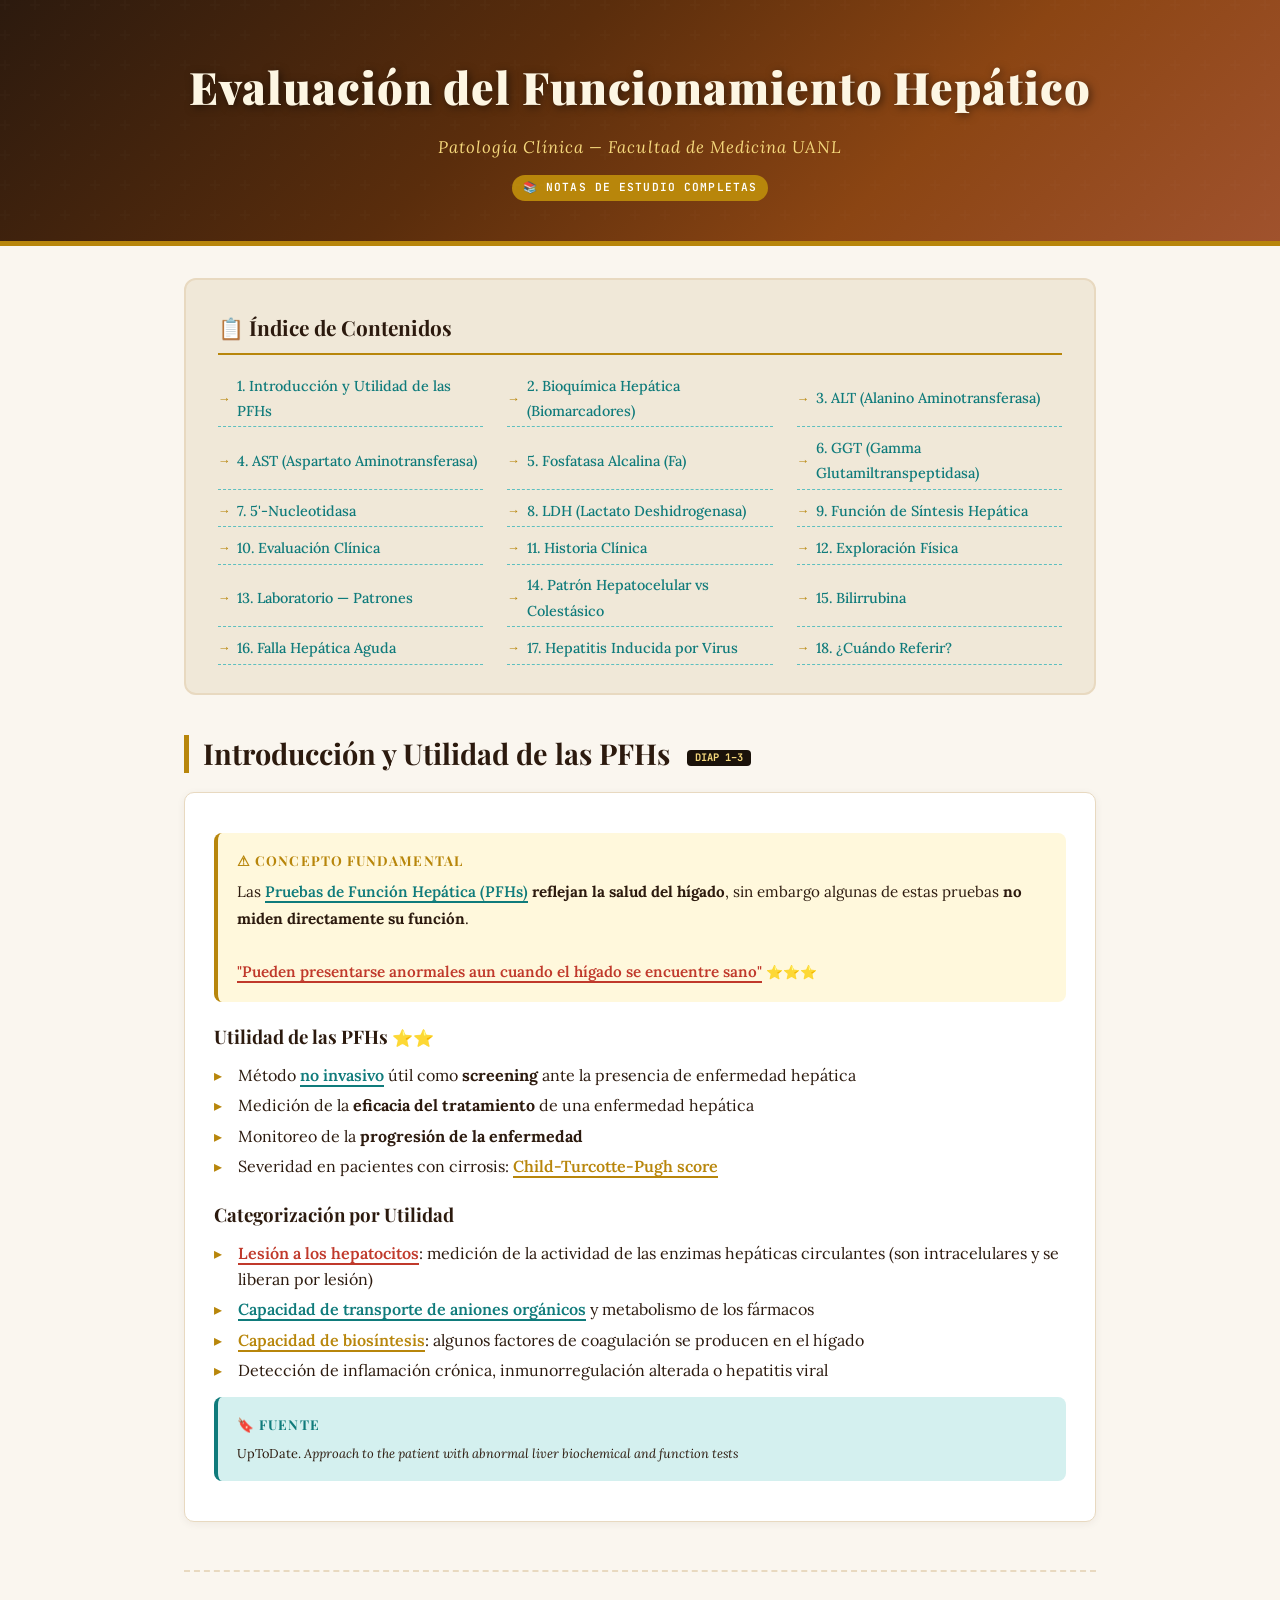
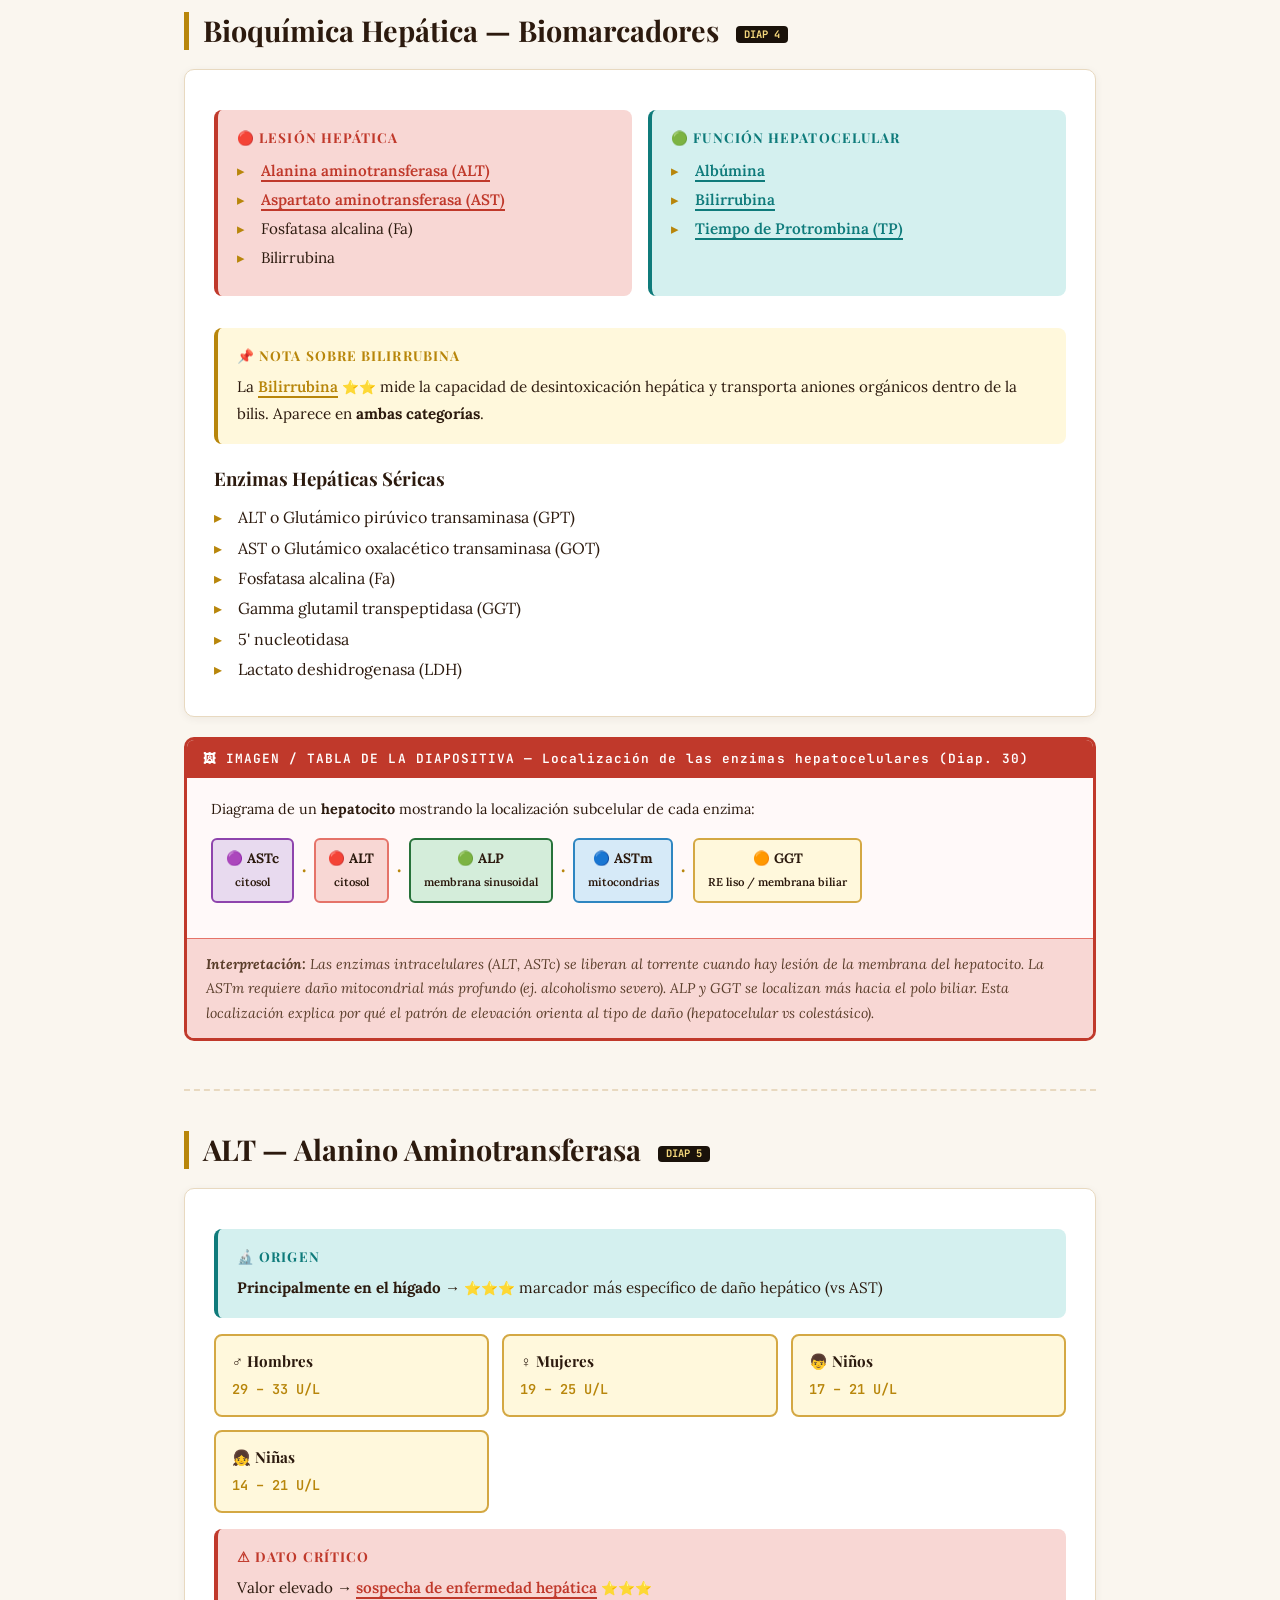
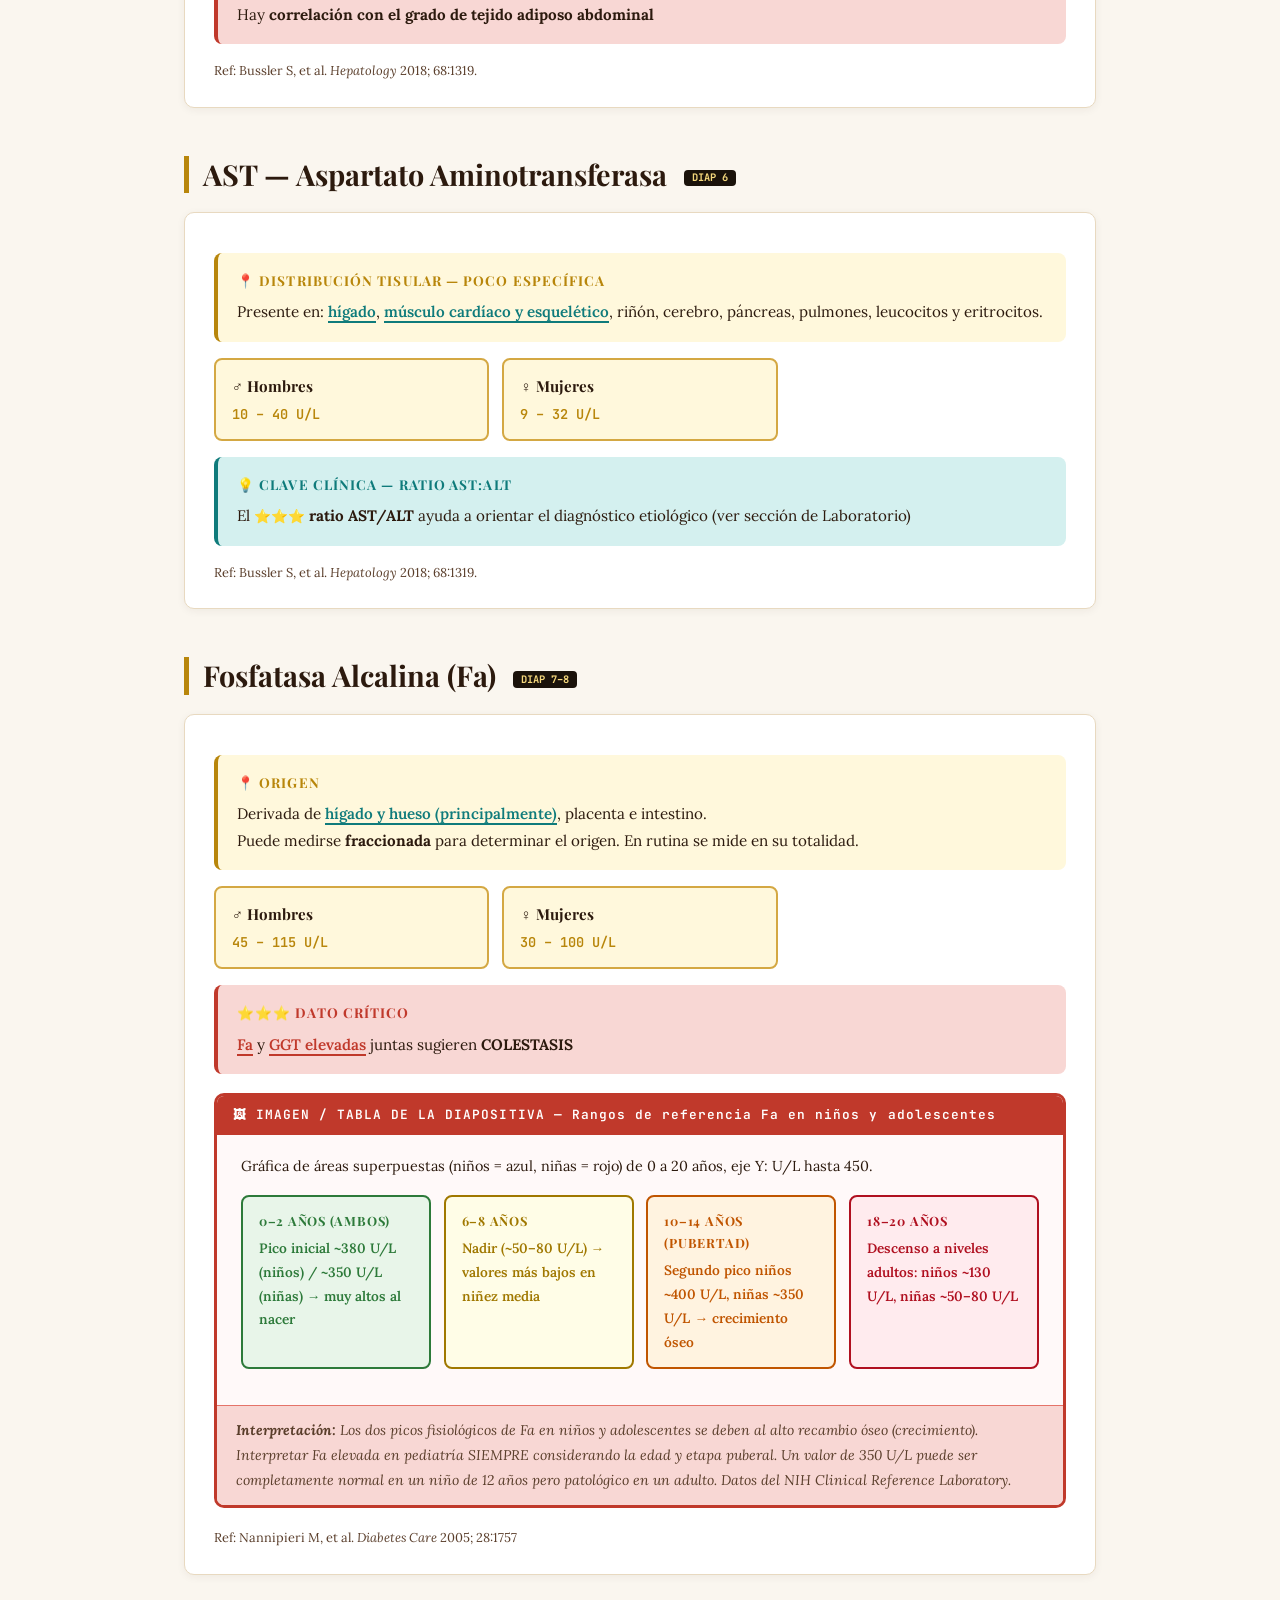
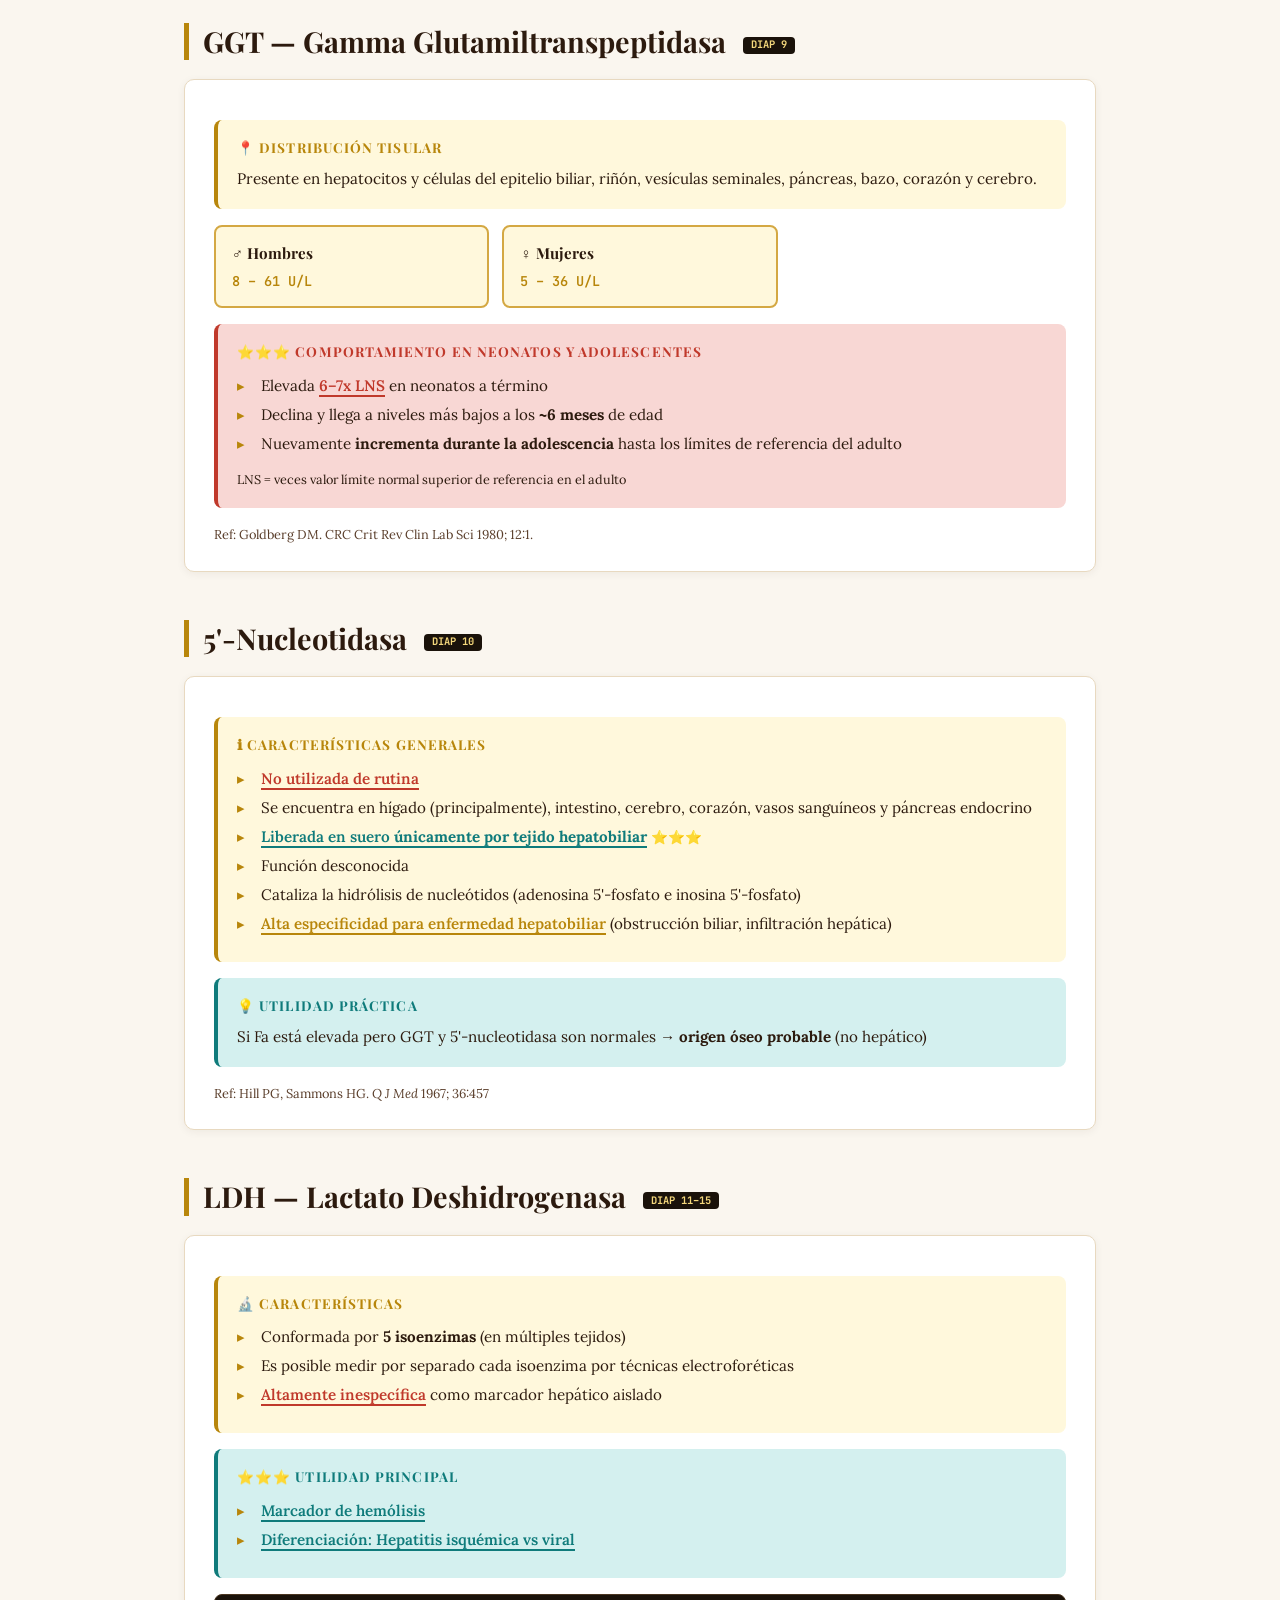
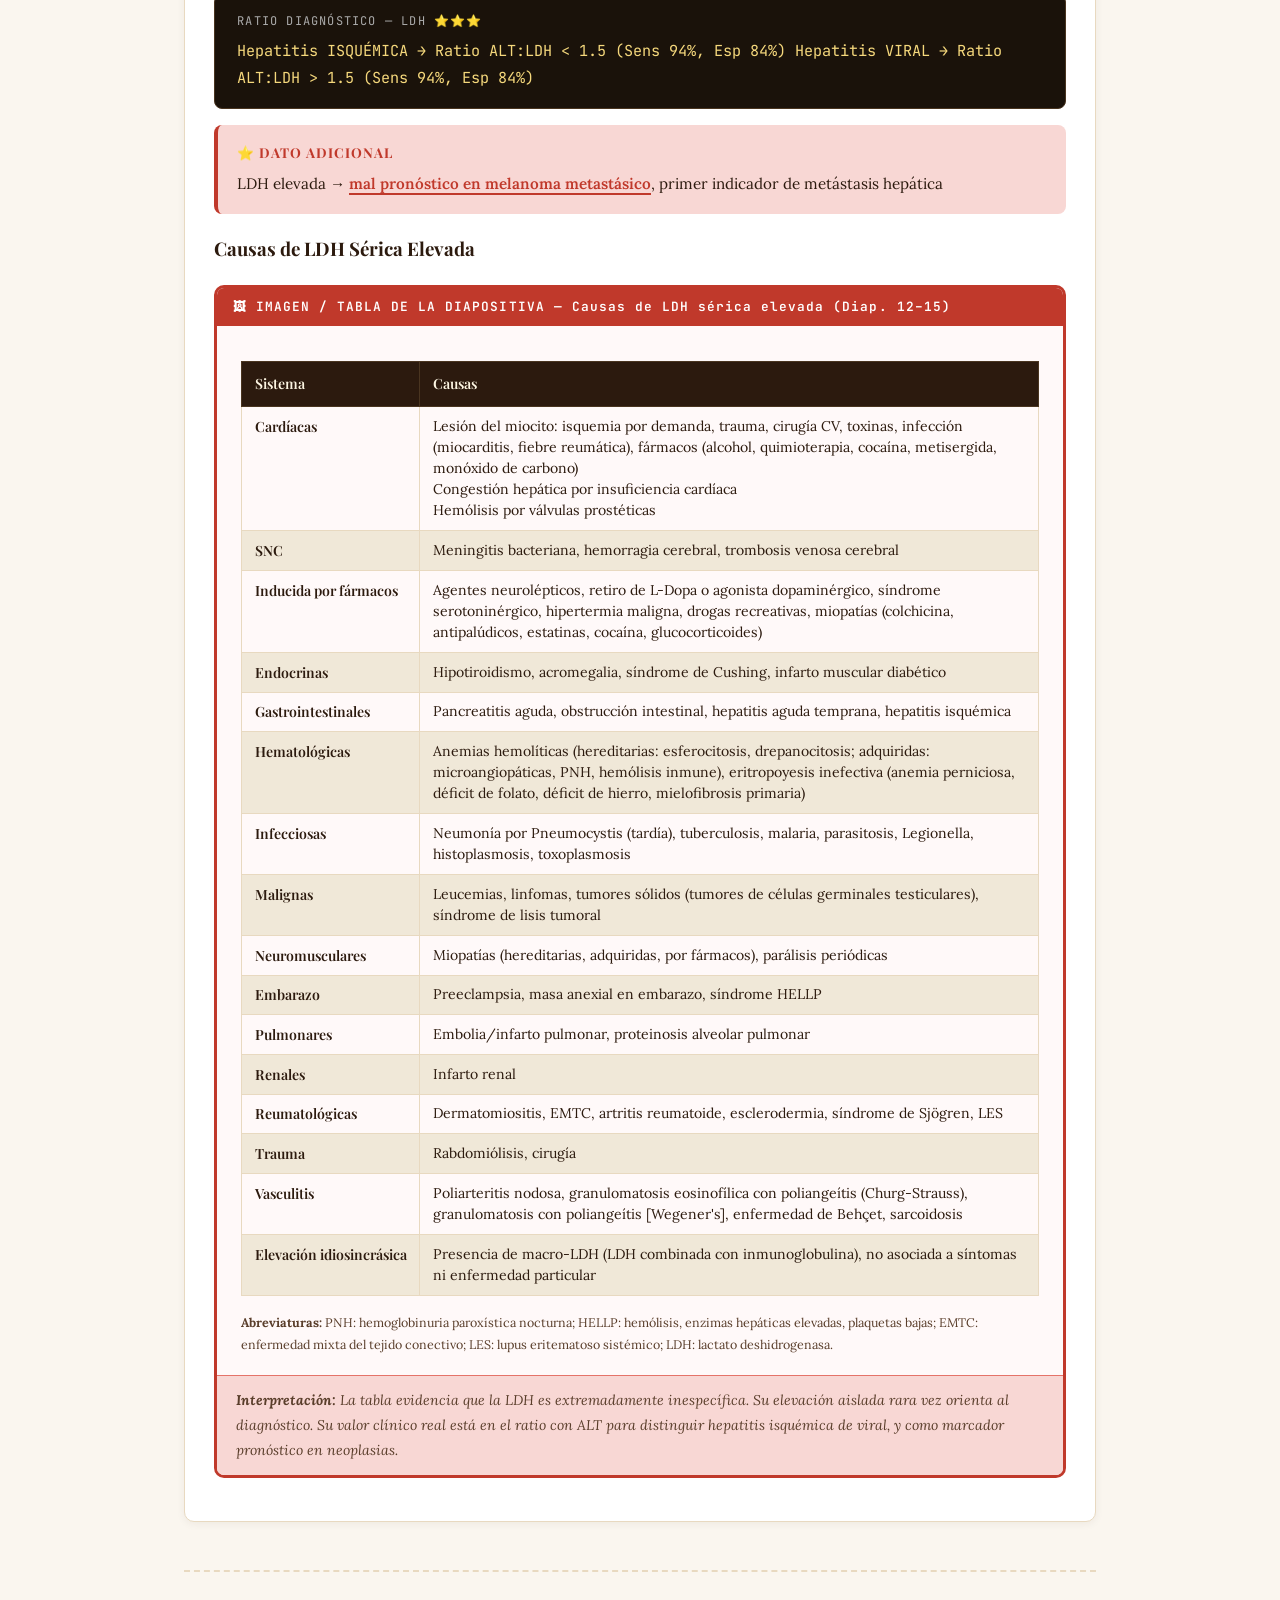
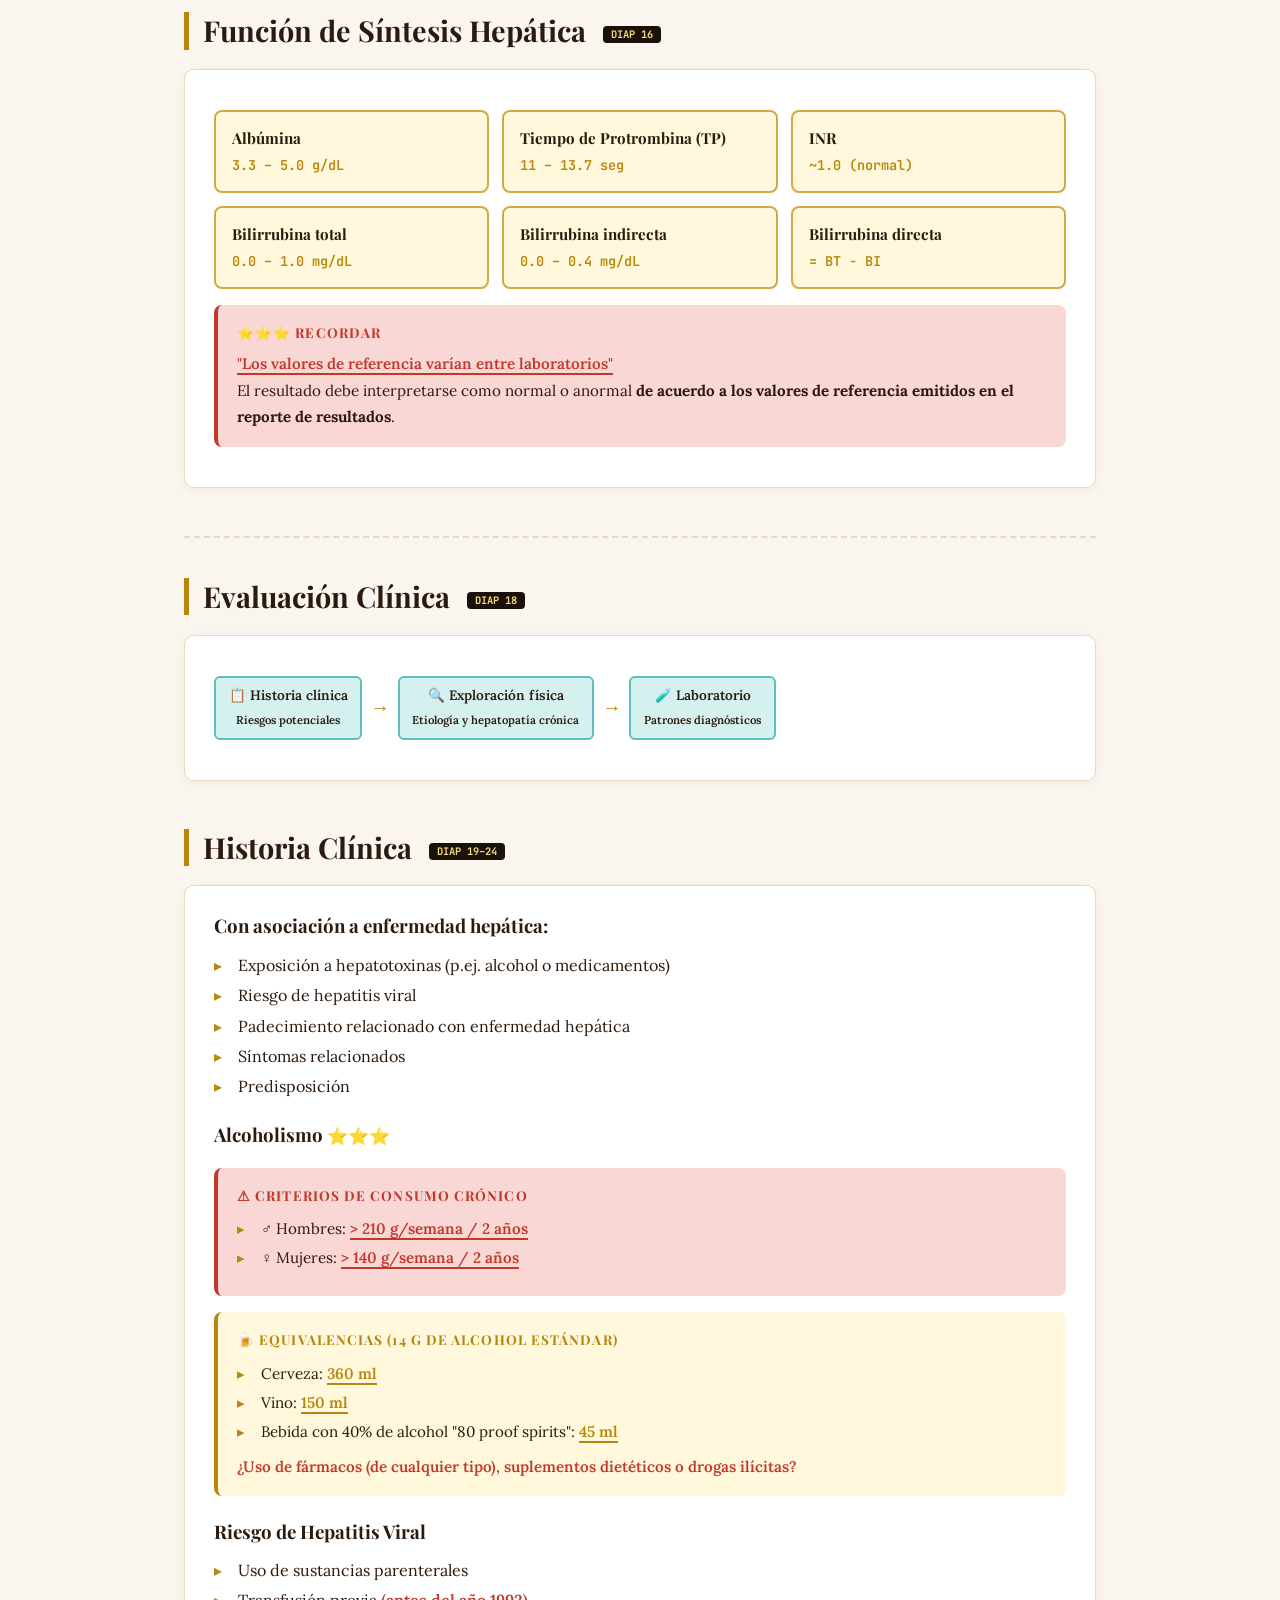
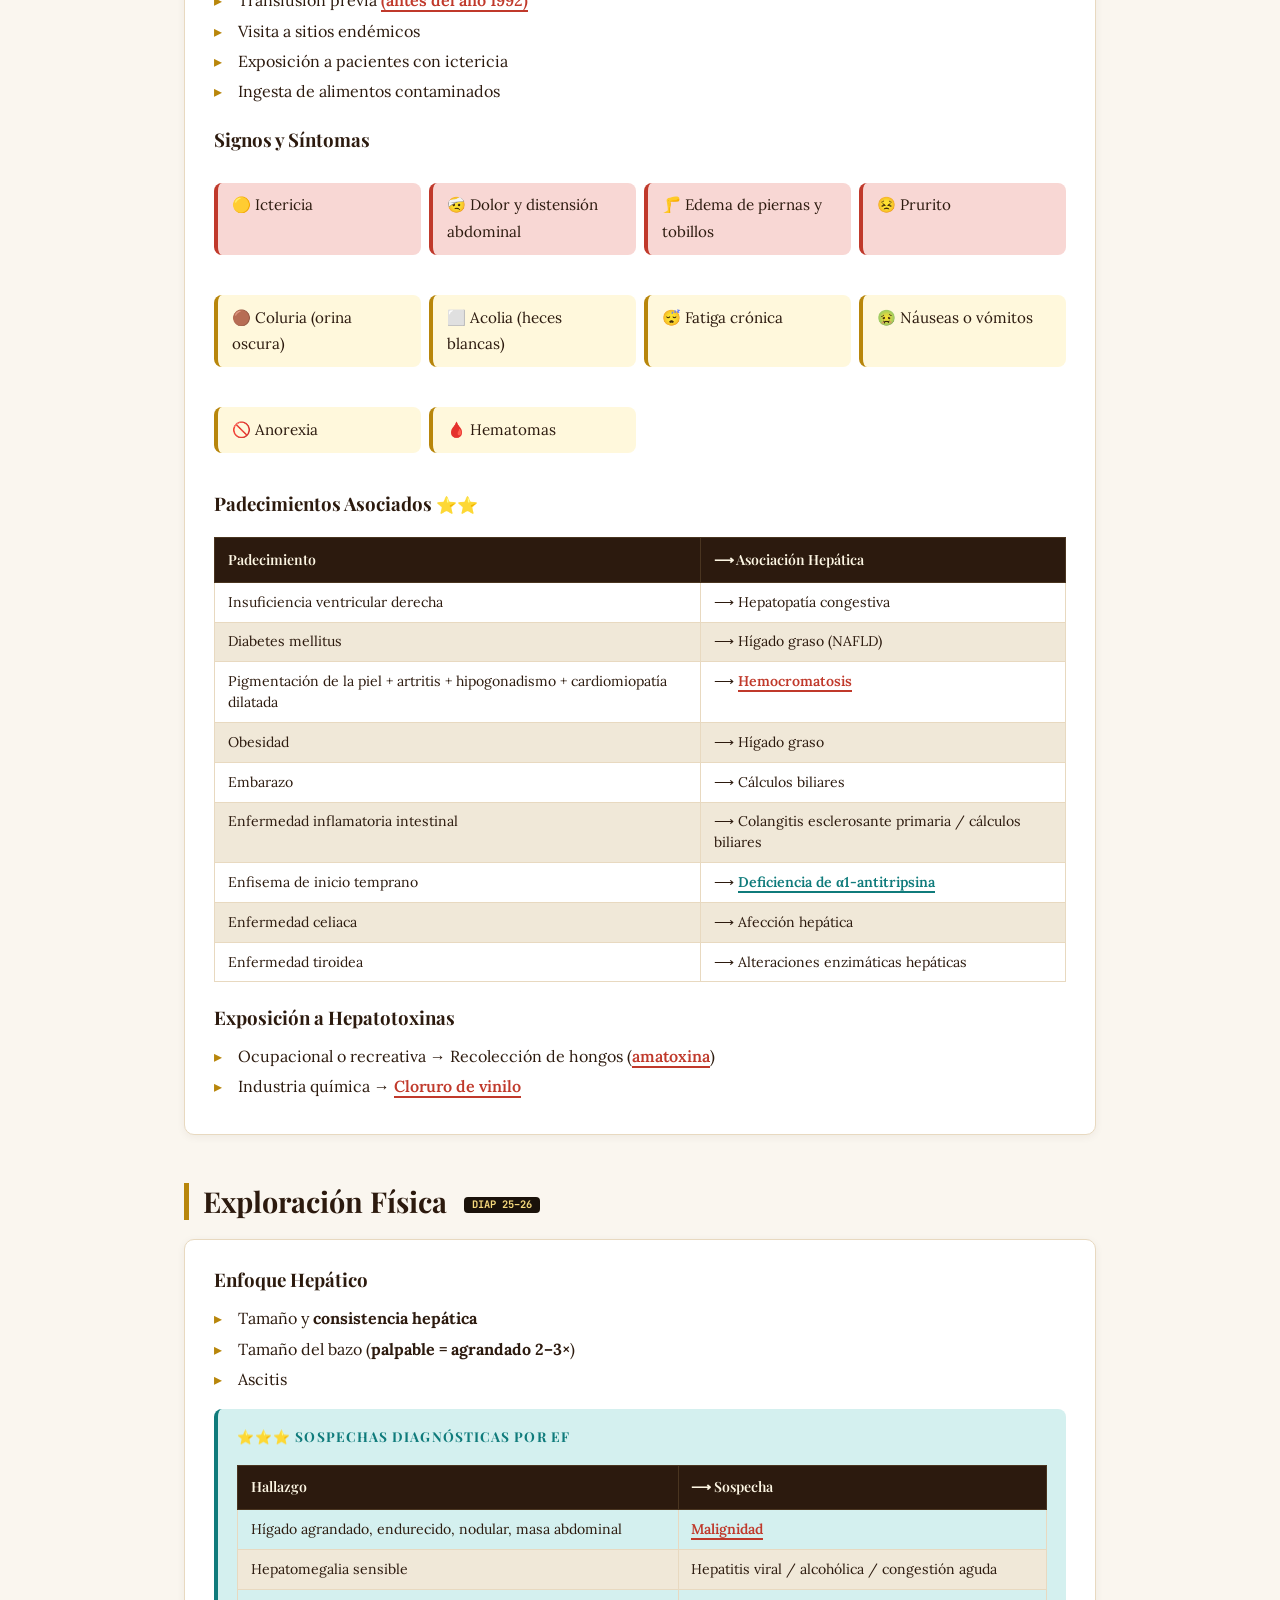
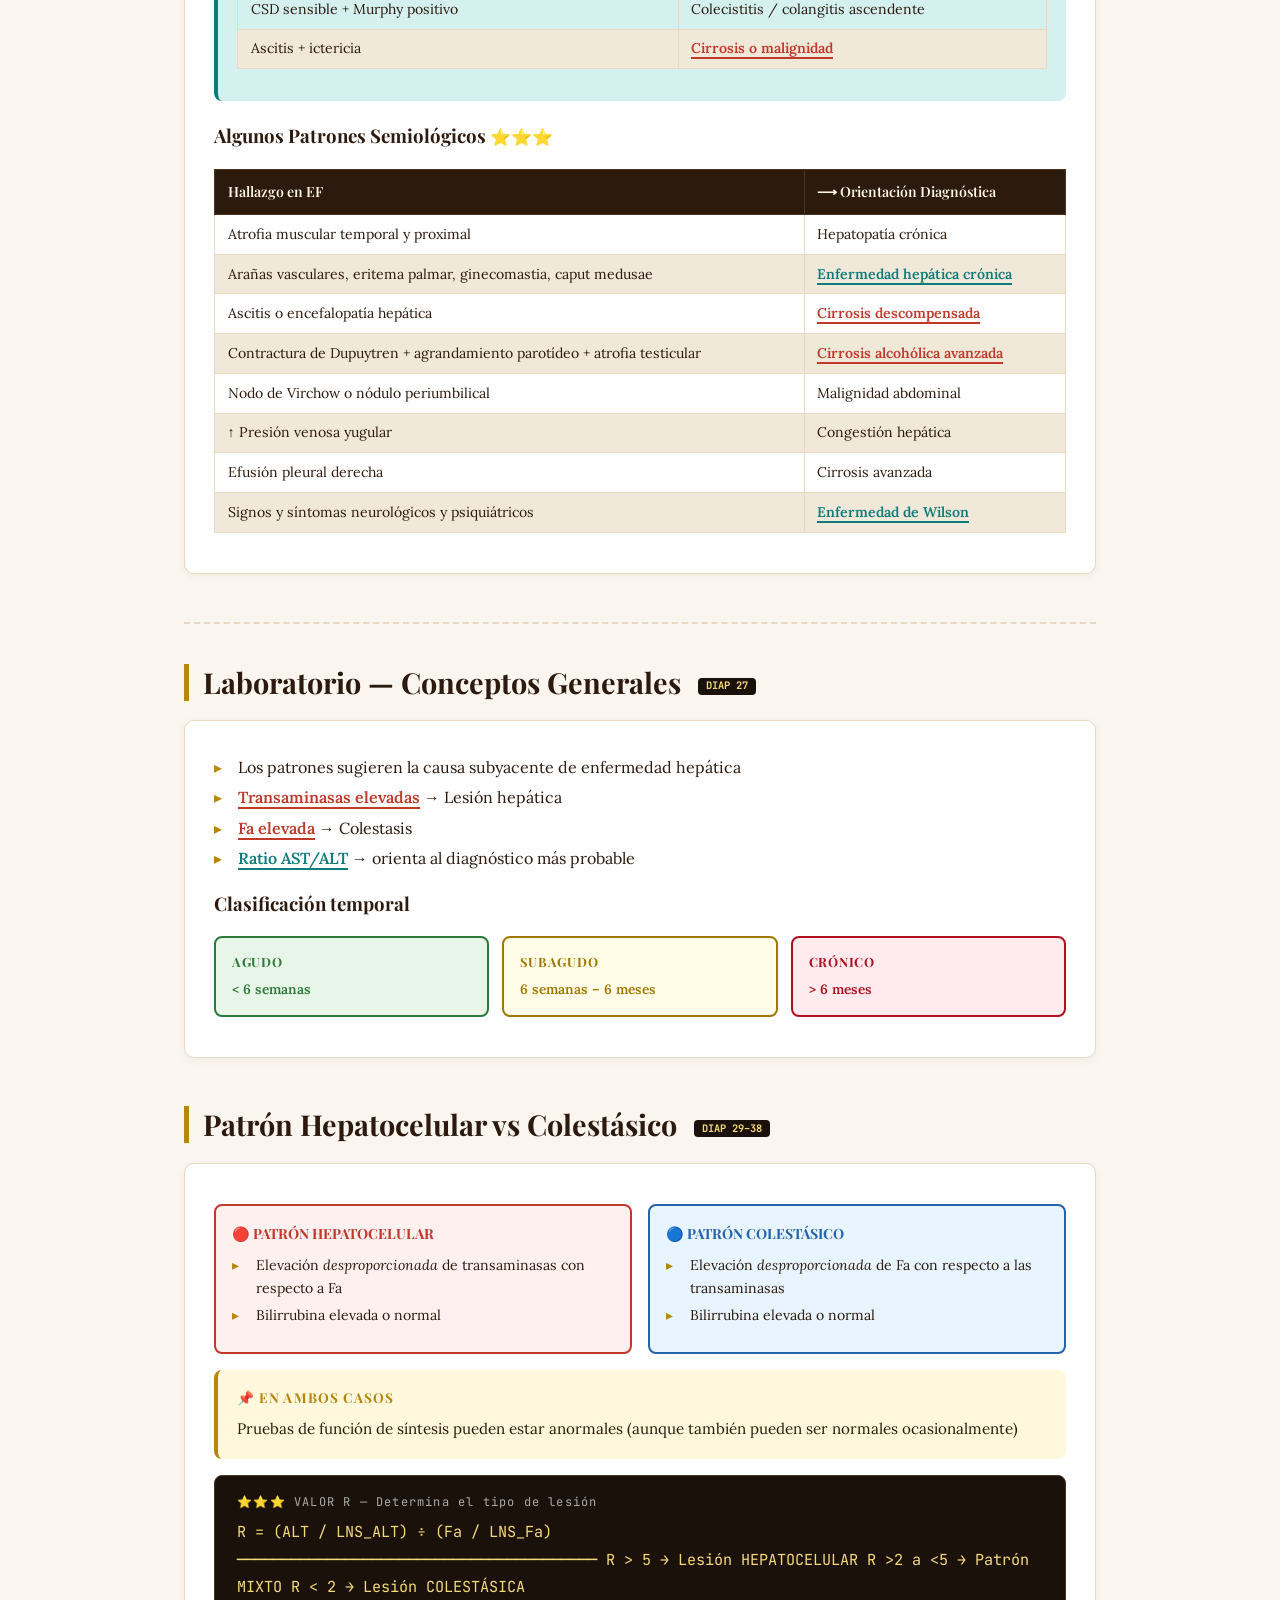
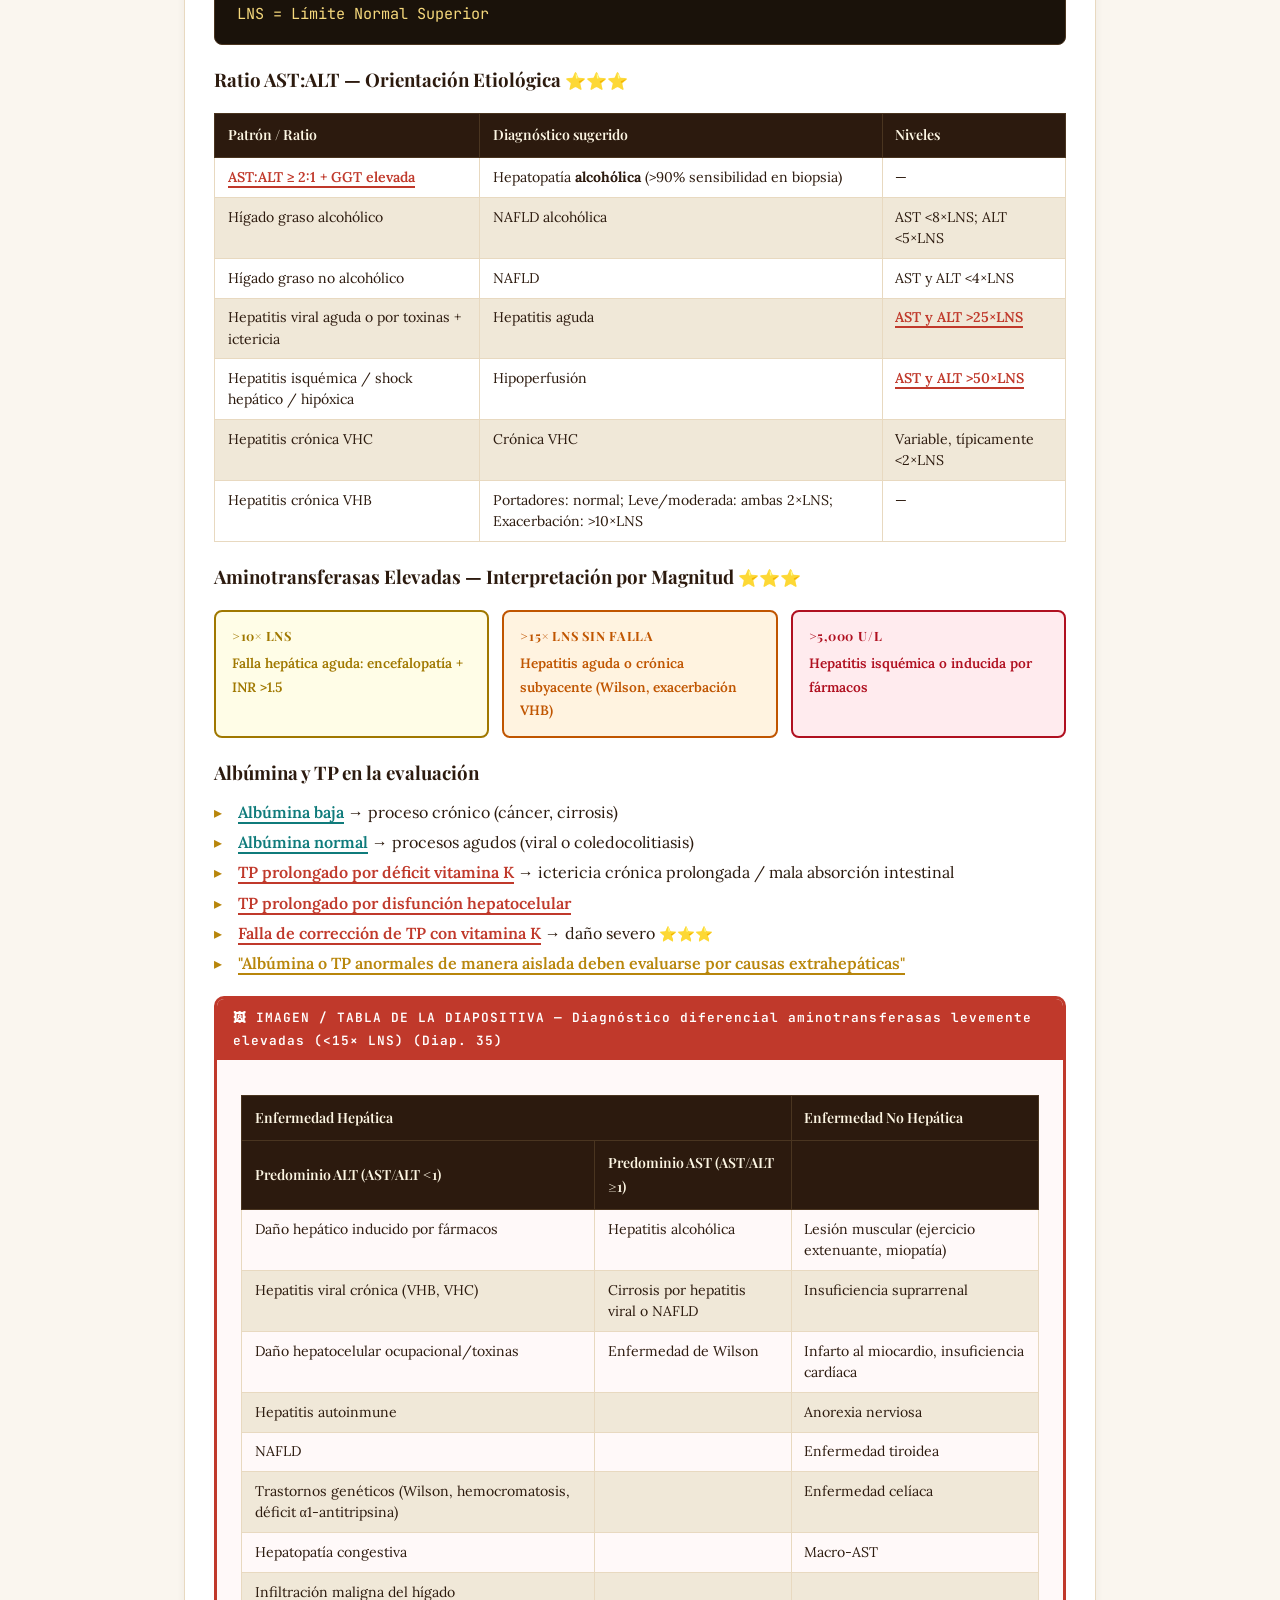
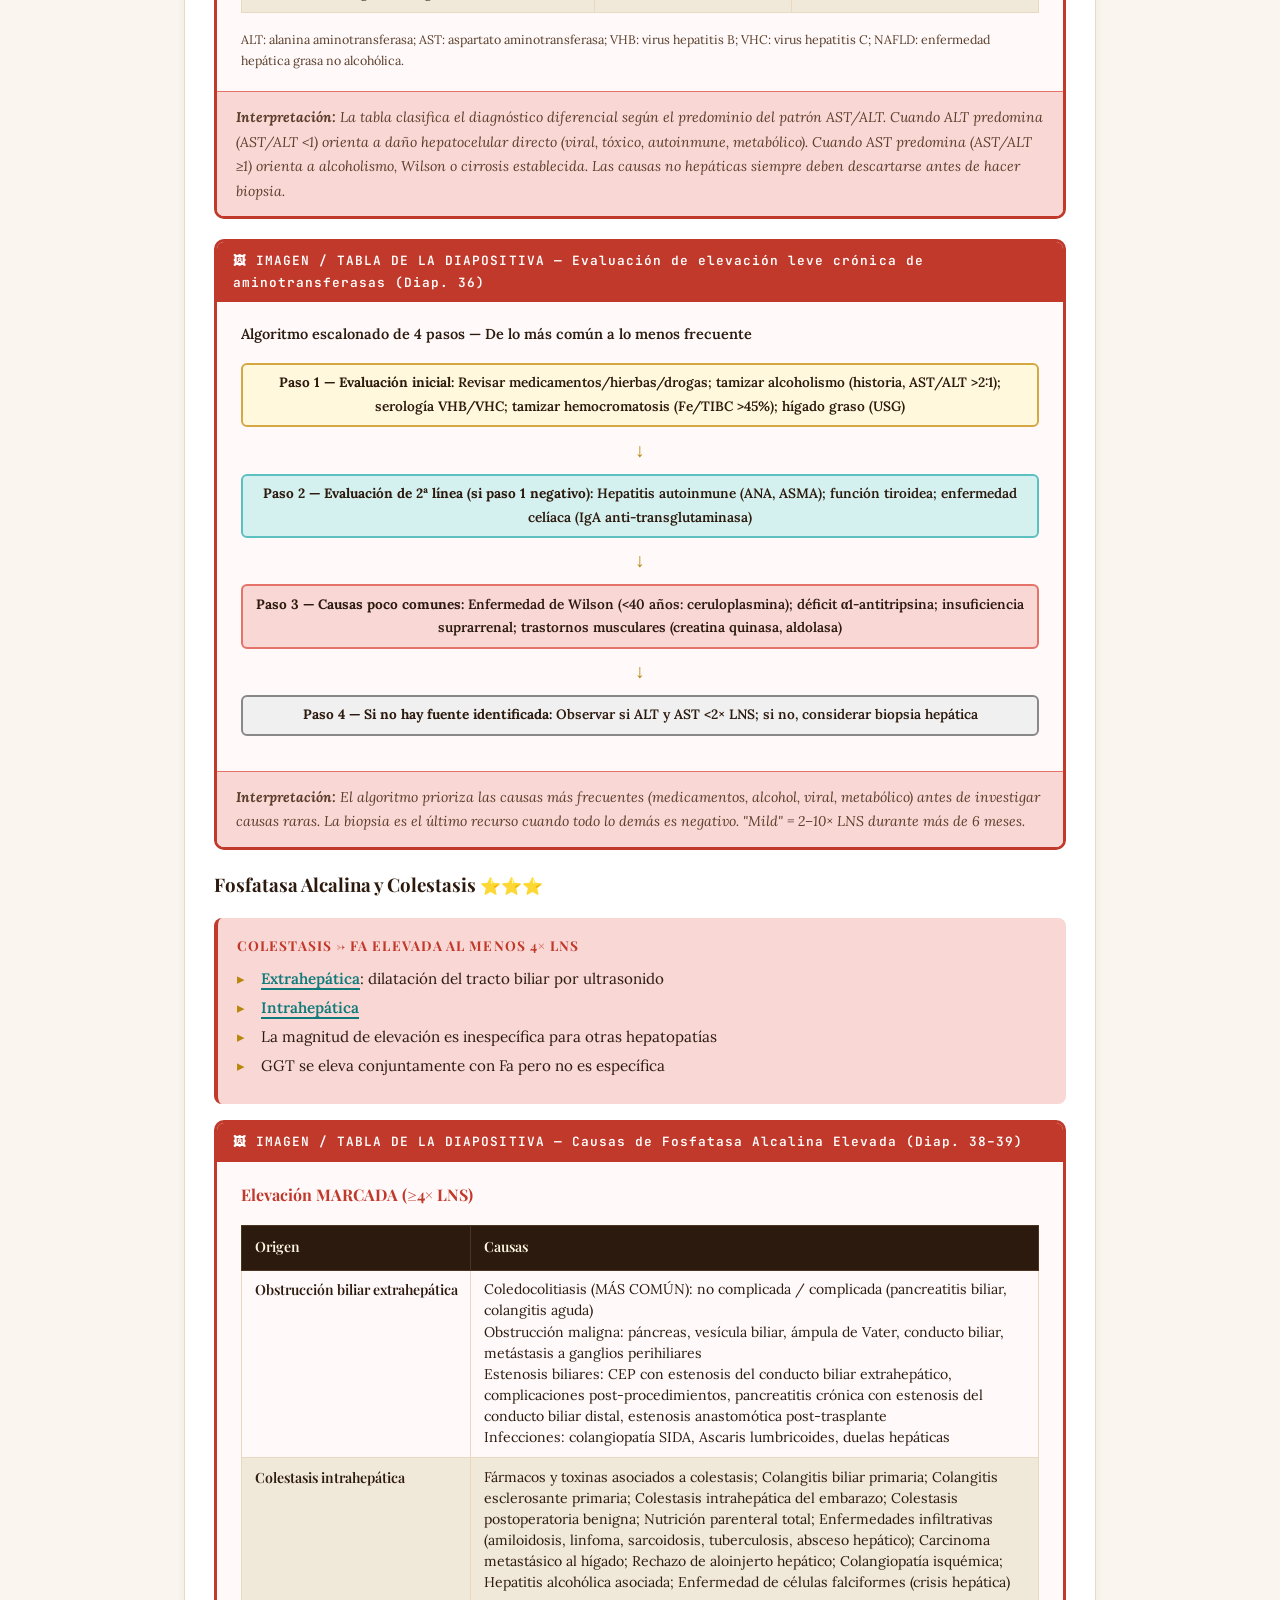
<file: public/topics/higado.html>
<!DOCTYPE html>
<html lang="es">
<head>
<meta charset="UTF-8">
<meta name="viewport" content="width=device-width, initial-scale=1.0">
<title>Evaluación del Funcionamiento Hepático — Notas de Estudio</title>
<link href="https://fonts.googleapis.com/css2?family=Playfair+Display:ital,wght@0,400;0,600;0,700;0,900;1,400;1,700&family=Lora:ital,wght@0,400;0,500;0,600;1,400;1,500&family=JetBrains+Mono:wght@400;600&display=swap" rel="stylesheet">
<style>
  :root {
    --cream: #faf6ef;
    --cream-dark: #f0e8d8;
    --cream-border: #e8d9c0;
    --ink: #2c1a0e;
    --ink-light: #5a3e2b;
    --red: #c0392b;
    --red-light: #f8d7d4;
    --red-border: #e57369;
    --teal: #0f7b7b;
    --teal-light: #d4f0ef;
    --teal-border: #5dbfbf;
    --gold: #b8860b;
    --gold-light: #fff8dc;
    --gold-border: #d4a843;
    --formula-bg: #1a120a;
    --formula-text: #f5d87c;
    --green: #27723a;
    --green-light: #d4edda;
    --orange: #d4650a;
    --orange-light: #fde8d0;
    --severity-green: #2d7a3a;
    --severity-yellow: #a07800;
    --severity-orange: #c05500;
    --severity-red: #b01020;
  }

  * { box-sizing: border-box; margin: 0; padding: 0; }

  body {
    background-color: var(--cream);
    color: var(--ink);
    font-family: 'Lora', Georgia, serif;
    font-size: 16px;
    line-height: 1.75;
    padding: 0;
  }

  /* ===== HEADER ===== */
  .page-header {
    background: linear-gradient(135deg, #2c1a0e 0%, #5a2d0c 40%, #8b4513 70%, #a0522d 100%);
    color: #fdf6e3;
    padding: 3rem 2rem 2.5rem;
    text-align: center;
    border-bottom: 5px solid var(--gold);
    position: relative;
    overflow: hidden;
  }
  .page-header::before {
    content: '';
    position: absolute; inset: 0;
    background: url("data:image/svg+xml,%3Csvg width='60' height='60' viewBox='0 0 60 60' xmlns='http://www.w3.org/2000/svg'%3E%3Cg fill='none' fill-rule='evenodd'%3E%3Cg fill='%23ffffff' fill-opacity='0.03'%3E%3Cpath d='M36 34v-4h-2v4h-4v2h4v4h2v-4h4v-2h-4zm0-30V0h-2v4h-4v2h4v4h2V6h4V4h-4zM6 34v-4H4v4H0v2h4v4h2v-4h4v-2H6zM6 4V0H4v4H0v2h4v4h2V6h4V4H6z'/%3E%3C/g%3E%3C/g%3E%3C/svg%3E");
    opacity: 0.4;
  }
  .page-header h1 {
    font-family: 'Playfair Display', serif;
    font-size: clamp(1.6rem, 4vw, 2.8rem);
    font-weight: 900;
    letter-spacing: 0.02em;
    margin-bottom: 0.4rem;
    text-shadow: 2px 2px 8px rgba(0,0,0,0.5);
  }
  .page-header .subtitle {
    font-family: 'Lora', serif;
    font-style: italic;
    font-size: 1.05rem;
    color: #f5d87c;
    letter-spacing: 0.06em;
  }
  .page-header .badge {
    display: inline-block;
    background: var(--gold);
    color: #fff;
    font-family: 'JetBrains Mono', monospace;
    font-size: 0.7rem;
    font-weight: 600;
    padding: 0.2rem 0.7rem;
    border-radius: 20px;
    margin-top: 0.8rem;
    letter-spacing: 0.1em;
  }

  /* ===== LAYOUT ===== */
  .container { max-width: 960px; margin: 0 auto; padding: 2rem 1.5rem; }

  /* ===== INDEX ===== */
  .index-section {
    background: var(--cream-dark);
    border: 2px solid var(--cream-border);
    border-radius: 12px;
    padding: 1.8rem 2rem;
    margin-bottom: 2.5rem;
  }
  .index-section h2 {
    font-family: 'Playfair Display', serif;
    font-size: 1.3rem;
    color: var(--ink);
    margin-bottom: 1rem;
    border-bottom: 2px solid var(--gold);
    padding-bottom: 0.5rem;
  }
  .index-grid {
    display: grid;
    grid-template-columns: repeat(auto-fill, minmax(260px, 1fr));
    gap: 0.4rem 1.5rem;
  }
  .index-grid a {
    color: var(--teal);
    text-decoration: none;
    font-size: 0.9rem;
    font-weight: 500;
    display: flex; align-items: center; gap: 0.4rem;
    transition: color 0.2s;
    padding: 0.15rem 0;
    border-bottom: 1px dashed var(--teal-border);
  }
  .index-grid a:hover { color: var(--red); border-color: var(--red); }
  .index-grid a::before { content: '→'; font-size: 0.8rem; color: var(--gold); }

  /* ===== SECTION ===== */
  .section {
    margin-bottom: 3rem;
    animation: fadeIn 0.5s ease;
  }
  @keyframes fadeIn { from { opacity: 0; transform: translateY(12px); } to { opacity: 1; transform: translateY(0); } }

  .section-title {
    font-family: 'Playfair Display', serif;
    font-size: clamp(1.3rem, 3vw, 1.8rem);
    font-weight: 700;
    color: var(--ink);
    border-left: 5px solid var(--gold);
    padding-left: 0.9rem;
    margin-bottom: 1.2rem;
    line-height: 1.3;
  }
  .slide-number {
    display: inline-block;
    background: var(--formula-bg);
    color: var(--formula-text);
    font-family: 'JetBrains Mono', monospace;
    font-size: 0.65rem;
    padding: 0.1rem 0.5rem;
    border-radius: 4px;
    vertical-align: middle;
    margin-left: 0.6rem;
  }

  .slide-content {
    background: #fff;
    border: 1px solid var(--cream-border);
    border-radius: 10px;
    padding: 1.5rem 1.8rem;
    margin-bottom: 1.2rem;
    box-shadow: 0 2px 8px rgba(44,26,14,0.06);
  }

  /* ===== TEXT HIGHLIGHTS ===== */
  .red { color: var(--red); font-weight: 600; border-bottom: 2px solid var(--red); }
  .teal { color: var(--teal); font-weight: 600; border-bottom: 2px solid var(--teal); }
  .gold { color: var(--gold); font-weight: 600; border-bottom: 2px solid var(--gold); }
  .star { color: #f0a500; font-size: 0.9em; }

  /* ===== BOXES ===== */
  .box { border-radius: 8px; padding: 1rem 1.2rem; margin: 1rem 0; font-size: 0.95rem; }
  .box-yellow { background: var(--gold-light); border-left: 4px solid var(--gold); }
  .box-red { background: var(--red-light); border-left: 4px solid var(--red); }
  .box-teal { background: var(--teal-light); border-left: 4px solid var(--teal); }
  .box-green { background: var(--green-light); border-left: 4px solid var(--green); }
  .box-title { font-family: 'Playfair Display', serif; font-weight: 700; font-size: 0.85rem; letter-spacing: 0.08em; text-transform: uppercase; margin-bottom: 0.4rem; }
  .box-yellow .box-title { color: var(--gold); }
  .box-red .box-title { color: var(--red); }
  .box-teal .box-title { color: var(--teal); }
  .box-green .box-title { color: var(--green); }

  /* ===== FORMULA ===== */
  .formula {
    background: var(--formula-bg);
    color: var(--formula-text);
    font-family: 'JetBrains Mono', monospace;
    font-size: 0.95rem;
    padding: 1rem 1.4rem;
    border-radius: 8px;
    margin: 1rem 0;
    line-height: 1.8;
    border: 1px solid #4a3520;
    overflow-x: auto;
  }
  .formula .formula-label {
    color: #aaa;
    font-size: 0.75rem;
    display: block;
    margin-bottom: 0.3rem;
    letter-spacing: 0.1em;
  }

  /* ===== TABLES ===== */
  .table-wrap { overflow-x: auto; margin: 1rem 0; }
  table { width: 100%; border-collapse: collapse; font-size: 0.88rem; }
  th {
    background: var(--ink);
    color: #fdf6e3;
    font-family: 'Playfair Display', serif;
    font-weight: 600;
    padding: 0.6rem 0.8rem;
    text-align: left;
    border: 1px solid #4a3520;
  }
  td {
    padding: 0.55rem 0.8rem;
    border: 1px solid var(--cream-border);
    vertical-align: top;
    line-height: 1.5;
  }
  tr:nth-child(even) td { background: var(--cream-dark); }
  tr:hover td { background: #fff3e0; }
  .td-category { font-weight: 600; color: var(--ink); font-family: 'Playfair Display', serif; white-space: nowrap; }

  /* ===== IMAGE PLACEHOLDER ===== */
  .image-box {
    border: 3px solid var(--red);
    border-radius: 10px;
    margin: 1.2rem 0;
    overflow: hidden;
  }
  .image-box-header {
    background: var(--red);
    color: #fff;
    font-family: 'JetBrains Mono', monospace;
    font-size: 0.8rem;
    font-weight: 600;
    padding: 0.5rem 1rem;
    letter-spacing: 0.08em;
  }
  .image-box-body { padding: 1.2rem 1.5rem; background: #fff9f9; }
  .image-box-interpret {
    background: var(--red-light);
    border-top: 1px solid var(--red-border);
    padding: 0.8rem 1.2rem;
    font-size: 0.88rem;
    font-style: italic;
    color: var(--ink-light);
  }

  /* ===== FLOW DIAGRAM ===== */
  .flow { display: flex; flex-wrap: wrap; align-items: center; gap: 0.5rem; margin: 1rem 0; }
  .flow-box {
    background: var(--teal-light);
    border: 2px solid var(--teal-border);
    border-radius: 6px;
    padding: 0.4rem 0.8rem;
    font-size: 0.85rem;
    font-weight: 600;
    color: var(--ink);
    text-align: center;
  }
  .flow-arrow { color: var(--gold); font-size: 1.2rem; font-weight: 700; }
  .flow-box.red-box { background: var(--red-light); border-color: var(--red-border); }
  .flow-box.gold-box { background: var(--gold-light); border-color: var(--gold-border); }

  /* ===== SEVERITY CARDS ===== */
  .severity-row { display: flex; flex-wrap: wrap; gap: 0.8rem; margin: 1rem 0; }
  .severity-card {
    flex: 1; min-width: 160px;
    border-radius: 8px;
    padding: 0.8rem 1rem;
    font-size: 0.85rem;
    font-weight: 600;
  }
  .sev-green { background: #e8f5e9; border: 2px solid var(--severity-green); color: var(--severity-green); }
  .sev-yellow { background: #fffde7; border: 2px solid var(--severity-yellow); color: var(--severity-yellow); }
  .sev-orange { background: #fff3e0; border: 2px solid var(--severity-orange); color: var(--severity-orange); }
  .sev-red { background: #ffebee; border: 2px solid var(--severity-red); color: var(--severity-red); }
  .severity-card .sev-label { font-family: 'Playfair Display', serif; font-size: 0.8rem; font-weight: 700; text-transform: uppercase; letter-spacing: 0.06em; display: block; margin-bottom: 0.3rem; }

  /* ===== FP/FN BOXES ===== */
  .fp-fn-row { display: flex; flex-wrap: wrap; gap: 1rem; margin: 1rem 0; }
  .fp-box, .fn-box { flex: 1; min-width: 220px; padding: 1rem; border-radius: 8px; font-size: 0.88rem; }
  .fp-box { background: #fff0f0; border: 2px solid var(--red); }
  .fn-box { background: #e8f4ff; border: 2px solid #2563ab; }
  .fp-box strong { color: var(--red); font-family: 'Playfair Display', serif; }
  .fn-box strong { color: #2563ab; font-family: 'Playfair Display', serif; }

  /* ===== VALUES TABLE ===== */
  .values-grid { display: grid; grid-template-columns: repeat(auto-fill, minmax(220px, 1fr)); gap: 0.8rem; margin: 1rem 0; }
  .value-card {
    background: var(--gold-light);
    border: 2px solid var(--gold-border);
    border-radius: 8px;
    padding: 0.8rem 1rem;
    font-size: 0.88rem;
  }
  .value-card .vc-name { font-family: 'Playfair Display', serif; font-weight: 700; font-size: 0.95rem; color: var(--ink); margin-bottom: 0.2rem; }
  .value-card .vc-val { font-family: 'JetBrains Mono', monospace; font-size: 0.85rem; color: var(--gold); font-weight: 600; }

  /* ===== LIST STYLES ===== */
  ul.styled { list-style: none; padding-left: 0; margin: 0.6rem 0; }
  ul.styled li { padding-left: 1.5rem; position: relative; margin-bottom: 0.3rem; line-height: 1.6; }
  ul.styled li::before { content: '▸'; color: var(--gold); position: absolute; left: 0; }
  ol.styled { padding-left: 1.5rem; margin: 0.6rem 0; }
  ol.styled li { margin-bottom: 0.35rem; }

  /* ===== SECTION DIVIDER ===== */
  .divider { border: none; border-top: 2px dashed var(--cream-border); margin: 2.5rem 0; }

  /* ===== RATIO CALLOUT ===== */
  .ratio-callout {
    display: flex; flex-wrap: wrap; gap: 1rem;
    margin: 1rem 0;
  }
  .ratio-item {
    flex: 1; min-width: 150px;
    padding: 0.8rem;
    border-radius: 8px;
    text-align: center;
    font-family: 'JetBrains Mono', monospace;
    font-size: 0.85rem;
    font-weight: 600;
  }
  .ri-hepato { background: #ffebee; border: 2px solid var(--red); color: var(--red); }
  .ri-mixed { background: #fff8e1; border: 2px solid var(--gold); color: var(--gold); }
  .ri-colesta { background: #e0f7fa; border: 2px solid var(--teal); color: var(--teal); }

  /* ===== MNEMONIC ===== */
  .mnemonic-table { width: 100%; }
  .mnemonic-table tr td:first-child {
    background: var(--ink);
    color: var(--formula-text);
    font-family: 'Playfair Display', serif;
    font-size: 1.4rem;
    font-weight: 900;
    text-align: center;
    width: 50px;
    border: 2px solid var(--gold);
  }
  .mnemonic-table tr td:last-child {
    background: var(--cream-dark);
    border: 1px solid var(--cream-border);
    padding: 0.6rem 1rem;
    font-size: 0.9rem;
  }

  /* ===== RESPONSIVE ===== */
  @media (max-width: 600px) {
    .container { padding: 1rem; }
    .slide-content { padding: 1rem; }
    .fp-fn-row, .severity-row { flex-direction: column; }
    .ratio-callout { flex-direction: column; }
  }

  /* ===== PRINT ===== */
  @media print {
    body { font-size: 13px; }
    .page-header { background: #333 !important; -webkit-print-color-adjust: exact; }
  }

  /* scroll margin for anchor */
  [id] { scroll-margin-top: 1rem; }
</style>
</head>
<body>

<div class="page-header">
  <h1>Evaluación del Funcionamiento Hepático</h1>
  <div class="subtitle">Patología Clínica — Facultad de Medicina UANL</div>
  <div class="badge">📚 NOTAS DE ESTUDIO COMPLETAS</div>
</div>

<div class="container">

  <!-- ===== INDEX ===== -->
  <div class="index-section">
    <h2>📋 Índice de Contenidos</h2>
    <div class="index-grid">
      <a href="#intro">1. Introducción y Utilidad de las PFHs</a>
      <a href="#biomarcadores">2. Bioquímica Hepática (Biomarcadores)</a>
      <a href="#alt">3. ALT (Alanino Aminotransferasa)</a>
      <a href="#ast">4. AST (Aspartato Aminotransferasa)</a>
      <a href="#fa">5. Fosfatasa Alcalina (Fa)</a>
      <a href="#ggt">6. GGT (Gamma Glutamiltranspeptidasa)</a>
      <a href="#nucleotidasa">7. 5'-Nucleotidasa</a>
      <a href="#ldh">8. LDH (Lactato Deshidrogenasa)</a>
      <a href="#funcion-sintesis">9. Función de Síntesis Hepática</a>
      <a href="#evaluacion">10. Evaluación Clínica</a>
      <a href="#historia">11. Historia Clínica</a>
      <a href="#exploracion">12. Exploración Física</a>
      <a href="#laboratorio">13. Laboratorio — Patrones</a>
      <a href="#patrones">14. Patrón Hepatocelular vs Colestásico</a>
      <a href="#bilirrubina">15. Bilirrubina</a>
      <a href="#fha">16. Falla Hepática Aguda</a>
      <a href="#hepatitis-viral">17. Hepatitis Inducida por Virus</a>
      <a href="#referir">18. ¿Cuándo Referir?</a>
    </div>
  </div>

  <!-- ===== SLIDE 1-2: INTRO ===== -->
  <div class="section" id="intro">
    <h2 class="section-title">Introducción y Utilidad de las PFHs <span class="slide-number">DIAP 1–3</span></h2>
    <div class="slide-content">
      <div class="box box-yellow">
        <div class="box-title">⚠ Concepto Fundamental</div>
        Las <span class="teal">Pruebas de Función Hepática (PFHs)</span> <strong>reflejan la salud del hígado</strong>, sin embargo algunas de estas pruebas <strong>no miden directamente su función</strong>.
        <br><br>
        <span class="red">"Pueden presentarse anormales aun cuando el hígado se encuentre sano"</span> <span class="star">⭐⭐⭐</span>
      </div>

      <h3 style="font-family:'Playfair Display',serif; margin: 1.2rem 0 0.6rem; color: var(--ink);">Utilidad de las PFHs <span class="star">⭐⭐</span></h3>
      <ul class="styled">
        <li>Método <span class="teal">no invasivo</span> útil como <strong>screening</strong> ante la presencia de enfermedad hepática</li>
        <li>Medición de la <strong>eficacia del tratamiento</strong> de una enfermedad hepática</li>
        <li>Monitoreo de la <strong>progresión de la enfermedad</strong></li>
        <li>Severidad en pacientes con cirrosis: <span class="gold">Child-Turcotte-Pugh score</span></li>
      </ul>

      <h3 style="font-family:'Playfair Display',serif; margin: 1.2rem 0 0.6rem; color: var(--ink);">Categorización por Utilidad</h3>
      <ul class="styled">
        <li><span class="red">Lesión a los hepatocitos</span>: medición de la actividad de las enzimas hepáticas circulantes (son intracelulares y se liberan por lesión)</li>
        <li><span class="teal">Capacidad de transporte de aniones orgánicos</span> y metabolismo de los fármacos</li>
        <li><span class="gold">Capacidad de biosíntesis</span>: algunos factores de coagulación se producen en el hígado</li>
        <li>Detección de inflamación crónica, inmunorregulación alterada o hepatitis viral</li>
      </ul>
      <div class="box box-teal" style="font-size:0.8rem; margin-top:0.8rem;">
        <div class="box-title">🔖 Fuente</div>
        UpToDate. <em>Approach to the patient with abnormal liver biochemical and function tests</em>
      </div>
    </div>
  </div>

  <hr class="divider">

  <!-- ===== SLIDE 4: BIOMARCADORES ===== -->
  <div class="section" id="biomarcadores">
    <h2 class="section-title">Bioquímica Hepática — Biomarcadores <span class="slide-number">DIAP 4</span></h2>
    <div class="slide-content">
      <div style="display:grid; grid-template-columns:1fr 1fr; gap:1rem; flex-wrap:wrap;">
        <div class="box box-red">
          <div class="box-title">🔴 LESIÓN HEPÁTICA</div>
          <ul class="styled">
            <li><span class="red">Alanina aminotransferasa (ALT)</span></li>
            <li><span class="red">Aspartato aminotransferasa (AST)</span></li>
            <li>Fosfatasa alcalina (Fa)</li>
            <li>Bilirrubina</li>
          </ul>
        </div>
        <div class="box box-teal">
          <div class="box-title">🟢 FUNCIÓN HEPATOCELULAR</div>
          <ul class="styled">
            <li><span class="teal">Albúmina</span></li>
            <li><span class="teal">Bilirrubina</span></li>
            <li><span class="teal">Tiempo de Protrombina (TP)</span></li>
          </ul>
        </div>
      </div>
      <div class="box box-yellow" style="margin-top:1rem;">
        <div class="box-title">📌 Nota sobre Bilirrubina</div>
        La <span class="gold">Bilirrubina</span> <span class="star">⭐⭐</span> mide la capacidad de desintoxicación hepática y transporta aniones orgánicos dentro de la bilis. Aparece en <strong>ambas categorías</strong>.
      </div>

      <h3 style="font-family:'Playfair Display',serif; margin: 1.2rem 0 0.5rem;">Enzimas Hepáticas Séricas</h3>
      <ul class="styled">
        <li>ALT o Glutámico pirúvico transaminasa (GPT)</li>
        <li>AST o Glutámico oxalacético transaminasa (GOT)</li>
        <li>Fosfatasa alcalina (Fa)</li>
        <li>Gamma glutamil transpeptidasa (GGT)</li>
        <li>5' nucleotidasa</li>
        <li>Lactato deshidrogenasa (LDH)</li>
      </ul>
    </div>

    <div class="image-box">
      <div class="image-box-header">🖼 IMAGEN / TABLA DE LA DIAPOSITIVA — Localización de las enzimas hepatocelulares (Diap. 30)</div>
      <div class="image-box-body">
        <p style="font-size:0.9rem; margin-bottom:0.8rem;">Diagrama de un <strong>hepatocito</strong> mostrando la localización subcelular de cada enzima:</p>
        <div class="flow">
          <div class="flow-box" style="background:#e8daef; border-color:#8e44ad;">🟣 <strong>ASTc</strong><br><small>citosol</small></div>
          <div class="flow-arrow">·</div>
          <div class="flow-box red-box">🔴 <strong>ALT</strong><br><small>citosol</small></div>
          <div class="flow-arrow">·</div>
          <div class="flow-box" style="background:#d4edda; border-color:#27723a;">🟢 <strong>ALP</strong><br><small>membrana sinusoidal</small></div>
          <div class="flow-arrow">·</div>
          <div class="flow-box" style="background:#d6eaf8; border-color:#2e86c1;">🔵 <strong>ASTm</strong><br><small>mitocondrias</small></div>
          <div class="flow-arrow">·</div>
          <div class="flow-box gold-box">🟠 <strong>GGT</strong><br><small>RE liso / membrana biliar</small></div>
        </div>
      </div>
      <div class="image-box-interpret">
        <strong>Interpretación:</strong> Las enzimas intracelulares (ALT, ASTc) se liberan al torrente cuando hay <em>lesión de la membrana del hepatocito</em>. La ASTm requiere daño mitocondrial más profundo (ej. alcoholismo severo). ALP y GGT se localizan más hacia el polo biliar. Esta localización explica por qué el patrón de elevación orienta al tipo de daño (hepatocelular vs colestásico).
      </div>
    </div>
  </div>

  <hr class="divider">

  <!-- ===== ALT ===== -->
  <div class="section" id="alt">
    <h2 class="section-title">ALT — Alanino Aminotransferasa <span class="slide-number">DIAP 5</span></h2>
    <div class="slide-content">
      <div class="box box-teal">
        <div class="box-title">🔬 Origen</div>
        <strong>Principalmente en el hígado</strong> → <span class="star">⭐⭐⭐</span> marcador más específico de daño hepático (vs AST)
      </div>

      <div class="values-grid">
        <div class="value-card">
          <div class="vc-name">♂ Hombres</div>
          <div class="vc-val">29 – 33 U/L</div>
        </div>
        <div class="value-card">
          <div class="vc-name">♀ Mujeres</div>
          <div class="vc-val">19 – 25 U/L</div>
        </div>
        <div class="value-card">
          <div class="vc-name">👦 Niños</div>
          <div class="vc-val">17 – 21 U/L</div>
        </div>
        <div class="value-card">
          <div class="vc-name">👧 Niñas</div>
          <div class="vc-val">14 – 21 U/L</div>
        </div>
      </div>

      <div class="box box-red" style="margin-top:1rem;">
        <div class="box-title">⚠ Dato Crítico</div>
        Valor elevado → <span class="red">sospecha de enfermedad hepática</span> <span class="star">⭐⭐⭐</span>
        <br>Hay <strong>correlación con el grado de tejido adiposo abdominal</strong>
      </div>
      <p style="font-size:0.8rem; color:var(--ink-light); margin-top:0.5rem;">Ref: Bussler S, et al. <em>Hepatology</em> 2018; 68:1319.</p>
    </div>
  </div>

  <!-- ===== AST ===== -->
  <div class="section" id="ast">
    <h2 class="section-title">AST — Aspartato Aminotransferasa <span class="slide-number">DIAP 6</span></h2>
    <div class="slide-content">
      <div class="box box-yellow">
        <div class="box-title">📍 Distribución Tisular — Poco Específica</div>
        Presente en: <span class="teal">hígado</span>, <span class="teal">músculo cardíaco y esquelético</span>, riñón, cerebro, páncreas, pulmones, leucocitos y eritrocitos.
      </div>

      <div class="values-grid">
        <div class="value-card">
          <div class="vc-name">♂ Hombres</div>
          <div class="vc-val">10 – 40 U/L</div>
        </div>
        <div class="value-card">
          <div class="vc-name">♀ Mujeres</div>
          <div class="vc-val">9 – 32 U/L</div>
        </div>
      </div>

      <div class="box box-teal" style="margin-top:1rem;">
        <div class="box-title">💡 Clave Clínica — Ratio AST:ALT</div>
        El <span class="star">⭐⭐⭐</span> <strong>ratio AST/ALT</strong> ayuda a orientar el diagnóstico etiológico (ver sección de Laboratorio)
      </div>
      <p style="font-size:0.8rem; color:var(--ink-light); margin-top:0.5rem;">Ref: Bussler S, et al. <em>Hepatology</em> 2018; 68:1319.</p>
    </div>
  </div>

  <!-- ===== FA ===== -->
  <div class="section" id="fa">
    <h2 class="section-title">Fosfatasa Alcalina (Fa) <span class="slide-number">DIAP 7–8</span></h2>
    <div class="slide-content">
      <div class="box box-yellow">
        <div class="box-title">📍 Origen</div>
        Derivada de <span class="teal">hígado y hueso (principalmente)</span>, placenta e intestino.
        <br>Puede medirse <strong>fraccionada</strong> para determinar el origen. En rutina se mide en su totalidad.
      </div>

      <div class="values-grid">
        <div class="value-card">
          <div class="vc-name">♂ Hombres</div>
          <div class="vc-val">45 – 115 U/L</div>
        </div>
        <div class="value-card">
          <div class="vc-name">♀ Mujeres</div>
          <div class="vc-val">30 – 100 U/L</div>
        </div>
      </div>

      <div class="box box-red" style="margin-top:1rem;">
        <div class="box-title">⭐⭐⭐ Dato Crítico</div>
        <span class="red">Fa</span> y <span class="red">GGT elevadas</span> juntas sugieren <strong>COLESTASIS</strong>
      </div>

      <div class="image-box" style="margin-top:1.2rem;">
        <div class="image-box-header">🖼 IMAGEN / TABLA DE LA DIAPOSITIVA — Rangos de referencia Fa en niños y adolescentes</div>
        <div class="image-box-body">
          <p style="font-size:0.9rem; margin-bottom:0.8rem;">Gráfica de áreas superpuestas (niños = azul, niñas = rojo) de 0 a 20 años, eje Y: U/L hasta 450.</p>
          <div class="severity-row">
            <div class="severity-card sev-green">
              <span class="sev-label">0–2 años (ambos)</span>
              Pico inicial ~380 U/L (niños) / ~350 U/L (niñas) → muy altos al nacer
            </div>
            <div class="severity-card sev-yellow">
              <span class="sev-label">6–8 años</span>
              Nadir (~50–80 U/L) → valores más bajos en niñez media
            </div>
            <div class="severity-card sev-orange">
              <span class="sev-label">10–14 años (pubertad)</span>
              Segundo pico niños ~400 U/L, niñas ~350 U/L → crecimiento óseo
            </div>
            <div class="severity-card sev-red">
              <span class="sev-label">18–20 años</span>
              Descenso a niveles adultos: niños ~130 U/L, niñas ~50–80 U/L
            </div>
          </div>
        </div>
        <div class="image-box-interpret">
          <strong>Interpretación:</strong> Los dos picos fisiológicos de Fa en niños y adolescentes se deben al alto recambio óseo (crecimiento). Interpretar Fa elevada en pediatría SIEMPRE considerando la edad y etapa puberal. Un valor de 350 U/L puede ser completamente normal en un niño de 12 años pero patológico en un adulto. Datos del NIH Clinical Reference Laboratory.
        </div>
      </div>

      <p style="font-size:0.8rem; color:var(--ink-light); margin-top:0.5rem;">Ref: Nannipieri M, et al. <em>Diabetes Care</em> 2005; 28:1757</p>
    </div>
  </div>

  <!-- ===== GGT ===== -->
  <div class="section" id="ggt">
    <h2 class="section-title">GGT — Gamma Glutamiltranspeptidasa <span class="slide-number">DIAP 9</span></h2>
    <div class="slide-content">
      <div class="box box-yellow">
        <div class="box-title">📍 Distribución Tisular</div>
        Presente en hepatocitos y células del epitelio biliar, riñón, vesículas seminales, páncreas, bazo, corazón y cerebro.
      </div>

      <div class="values-grid">
        <div class="value-card">
          <div class="vc-name">♂ Hombres</div>
          <div class="vc-val">8 – 61 U/L</div>
        </div>
        <div class="value-card">
          <div class="vc-name">♀ Mujeres</div>
          <div class="vc-val">5 – 36 U/L</div>
        </div>
      </div>

      <div class="box box-red" style="margin-top:1rem;">
        <div class="box-title">⭐⭐⭐ Comportamiento en Neonatos y Adolescentes</div>
        <ul class="styled">
          <li>Elevada <span class="red">6–7x LNS</span> en neonatos a término</li>
          <li>Declina y llega a niveles más bajos a los <strong>~6 meses</strong> de edad</li>
          <li>Nuevamente <strong>incrementa durante la adolescencia</strong> hasta los límites de referencia del adulto</li>
        </ul>
        <small>LNS = veces valor límite normal superior de referencia en el adulto</small>
      </div>

      <p style="font-size:0.8rem; color:var(--ink-light); margin-top:0.5rem;">Ref: Goldberg DM. CRC Crit Rev Clin Lab Sci 1980; 12:1.</p>
    </div>
  </div>

  <!-- ===== NUCLEOTIDASA ===== -->
  <div class="section" id="nucleotidasa">
    <h2 class="section-title">5'-Nucleotidasa <span class="slide-number">DIAP 10</span></h2>
    <div class="slide-content">
      <div class="box box-yellow">
        <div class="box-title">ℹ Características Generales</div>
        <ul class="styled">
          <li><span class="red">No utilizada de rutina</span></li>
          <li>Se encuentra en hígado (principalmente), intestino, cerebro, corazón, vasos sanguíneos y páncreas endocrino</li>
          <li><span class="teal">Liberada en suero <strong>únicamente por tejido hepatobiliar</strong></span> <span class="star">⭐⭐⭐</span></li>
          <li>Función desconocida</li>
          <li>Cataliza la hidrólisis de nucleótidos (adenosina 5'-fosfato e inosina 5'-fosfato)</li>
          <li><span class="gold">Alta especificidad para enfermedad hepatobiliar</span> (obstrucción biliar, infiltración hepática)</li>
        </ul>
      </div>
      <div class="box box-teal">
        <div class="box-title">💡 Utilidad Práctica</div>
        Si Fa está elevada pero GGT y 5'-nucleotidasa son normales → <strong>origen óseo probable</strong> (no hepático)
      </div>
      <p style="font-size:0.8rem; color:var(--ink-light); margin-top:0.5rem;">Ref: Hill PG, Sammons HG. <em>Q J Med</em> 1967; 36:457</p>
    </div>
  </div>

  <!-- ===== LDH ===== -->
  <div class="section" id="ldh">
    <h2 class="section-title">LDH — Lactato Deshidrogenasa <span class="slide-number">DIAP 11–15</span></h2>
    <div class="slide-content">
      <div class="box box-yellow">
        <div class="box-title">🔬 Características</div>
        <ul class="styled">
          <li>Conformada por <strong>5 isoenzimas</strong> (en múltiples tejidos)</li>
          <li>Es posible medir por separado cada isoenzima por técnicas electroforéticas</li>
          <li><span class="red">Altamente inespecífica</span> como marcador hepático aislado</li>
        </ul>
      </div>

      <div class="box box-teal">
        <div class="box-title">⭐⭐⭐ Utilidad Principal</div>
        <ul class="styled">
          <li><span class="teal">Marcador de hemólisis</span></li>
          <li><span class="teal">Diferenciación: Hepatitis isquémica vs viral</span></li>
        </ul>
      </div>

      <div class="formula">
        <span class="formula-label">RATIO DIAGNÓSTICO — LDH ⭐⭐⭐</span>
        Hepatitis ISQUÉMICA  → Ratio ALT:LDH &lt; 1.5  (Sens 94%, Esp 84%)
        Hepatitis VIRAL      → Ratio ALT:LDH &gt; 1.5  (Sens 94%, Esp 84%)
      </div>

      <div class="box box-red">
        <div class="box-title">⭐ Dato Adicional</div>
        LDH elevada → <span class="red">mal pronóstico en melanoma metastásico</span>, primer indicador de metástasis hepática
      </div>

      <h3 style="font-family:'Playfair Display',serif; margin:1.2rem 0 0.6rem;">Causas de LDH Sérica Elevada</h3>

      <div class="image-box">
        <div class="image-box-header">🖼 IMAGEN / TABLA DE LA DIAPOSITIVA — Causas de LDH sérica elevada (Diap. 12–15)</div>
        <div class="image-box-body">
          <div class="table-wrap">
            <table>
              <thead><tr><th>Sistema</th><th>Causas</th></tr></thead>
              <tbody>
                <tr>
                  <td class="td-category">Cardíacas</td>
                  <td>Lesión del miocito: isquemia por demanda, trauma, cirugía CV, toxinas, infección (miocarditis, fiebre reumática), fármacos (alcohol, quimioterapia, cocaína, metisergida, monóxido de carbono)<br>Congestión hepática por insuficiencia cardíaca<br>Hemólisis por válvulas prostéticas</td>
                </tr>
                <tr>
                  <td class="td-category">SNC</td>
                  <td>Meningitis bacteriana, hemorragia cerebral, trombosis venosa cerebral</td>
                </tr>
                <tr>
                  <td class="td-category">Inducida por fármacos</td>
                  <td>Agentes neurolépticos, retiro de L-Dopa o agonista dopaminérgico, síndrome serotoninérgico, hipertermia maligna, drogas recreativas, miopatías (colchicina, antipalúdicos, estatinas, cocaína, glucocorticoides)</td>
                </tr>
                <tr>
                  <td class="td-category">Endocrinas</td>
                  <td>Hipotiroidismo, acromegalia, síndrome de Cushing, infarto muscular diabético</td>
                </tr>
                <tr>
                  <td class="td-category">Gastrointestinales</td>
                  <td>Pancreatitis aguda, obstrucción intestinal, hepatitis aguda temprana, hepatitis isquémica</td>
                </tr>
                <tr>
                  <td class="td-category">Hematológicas</td>
                  <td>Anemias hemolíticas (hereditarias: esferocitosis, drepanocitosis; adquiridas: microangiopáticas, PNH, hemólisis inmune), eritropoyesis inefectiva (anemia perniciosa, déficit de folato, déficit de hierro, mielofibrosis primaria)</td>
                </tr>
                <tr>
                  <td class="td-category">Infecciosas</td>
                  <td>Neumonía por Pneumocystis (tardía), tuberculosis, malaria, parasitosis, Legionella, histoplasmosis, toxoplasmosis</td>
                </tr>
                <tr>
                  <td class="td-category">Malignas</td>
                  <td>Leucemias, linfomas, tumores sólidos (tumores de células germinales testiculares), síndrome de lisis tumoral</td>
                </tr>
                <tr>
                  <td class="td-category">Neuromusculares</td>
                  <td>Miopatías (hereditarias, adquiridas, por fármacos), parálisis periódicas</td>
                </tr>
                <tr>
                  <td class="td-category">Embarazo</td>
                  <td>Preeclampsia, masa anexial en embarazo, síndrome HELLP</td>
                </tr>
                <tr>
                  <td class="td-category">Pulmonares</td>
                  <td>Embolia/infarto pulmonar, proteinosis alveolar pulmonar</td>
                </tr>
                <tr>
                  <td class="td-category">Renales</td>
                  <td>Infarto renal</td>
                </tr>
                <tr>
                  <td class="td-category">Reumatológicas</td>
                  <td>Dermatomiositis, EMTC, artritis reumatoide, esclerodermia, síndrome de Sjögren, LES</td>
                </tr>
                <tr>
                  <td class="td-category">Trauma</td>
                  <td>Rabdomiólisis, cirugía</td>
                </tr>
                <tr>
                  <td class="td-category">Vasculitis</td>
                  <td>Poliarteritis nodosa, granulomatosis eosinofílica con poliangeítis (Churg-Strauss), granulomatosis con poliangeítis [Wegener's], enfermedad de Behçet, sarcoidosis</td>
                </tr>
                <tr>
                  <td class="td-category">Elevación idiosincrásica</td>
                  <td>Presencia de macro-LDH (LDH combinada con inmunoglobulina), no asociada a síntomas ni enfermedad particular</td>
                </tr>
              </tbody>
            </table>
          </div>
          <div style="font-size:0.78rem; margin-top:0.6rem; color:var(--ink-light);">
            <strong>Abreviaturas:</strong> PNH: hemoglobinuria paroxística nocturna; HELLP: hemólisis, enzimas hepáticas elevadas, plaquetas bajas; EMTC: enfermedad mixta del tejido conectivo; LES: lupus eritematoso sistémico; LDH: lactato deshidrogenasa.
          </div>
        </div>
        <div class="image-box-interpret">
          <strong>Interpretación:</strong> La tabla evidencia que la LDH es extremadamente inespecífica. Su elevación aislada rara vez orienta al diagnóstico. Su valor clínico real está en el <em>ratio con ALT</em> para distinguir hepatitis isquémica de viral, y como marcador pronóstico en neoplasias.
        </div>
      </div>
    </div>
  </div>

  <hr class="divider">

  <!-- ===== FUNCION SINTESIS ===== -->
  <div class="section" id="funcion-sintesis">
    <h2 class="section-title">Función de Síntesis Hepática <span class="slide-number">DIAP 16</span></h2>
    <div class="slide-content">
      <div class="values-grid">
        <div class="value-card">
          <div class="vc-name">Albúmina</div>
          <div class="vc-val">3.3 – 5.0 g/dL</div>
        </div>
        <div class="value-card">
          <div class="vc-name">Tiempo de Protrombina (TP)</div>
          <div class="vc-val">11 – 13.7 seg</div>
        </div>
        <div class="value-card">
          <div class="vc-name">INR</div>
          <div class="vc-val">~1.0 (normal)</div>
        </div>
        <div class="value-card">
          <div class="vc-name">Bilirrubina total</div>
          <div class="vc-val">0.0 – 1.0 mg/dL</div>
        </div>
        <div class="value-card">
          <div class="vc-name">Bilirrubina indirecta</div>
          <div class="vc-val">0.0 – 0.4 mg/dL</div>
        </div>
        <div class="value-card">
          <div class="vc-name">Bilirrubina directa</div>
          <div class="vc-val">= BT − BI</div>
        </div>
      </div>

      <div class="box box-red" style="margin-top:1rem;">
        <div class="box-title">⭐⭐⭐ Recordar</div>
        <span class="red">"Los valores de referencia varían entre laboratorios"</span><br>
        El resultado debe interpretarse como normal o anormal <strong>de acuerdo a los valores de referencia emitidos en el reporte de resultados</strong>.
      </div>
    </div>
  </div>

  <hr class="divider">

  <!-- ===== EVALUACION ===== -->
  <div class="section" id="evaluacion">
    <h2 class="section-title">Evaluación Clínica <span class="slide-number">DIAP 18</span></h2>
    <div class="slide-content">
      <div class="flow">
        <div class="flow-box">📋 Historia clínica<br><small>Riesgos potenciales</small></div>
        <div class="flow-arrow">→</div>
        <div class="flow-box">🔍 Exploración física<br><small>Etiología y hepatopatía crónica</small></div>
        <div class="flow-arrow">→</div>
        <div class="flow-box">🧪 Laboratorio<br><small>Patrones diagnósticos</small></div>
      </div>
    </div>
  </div>

  <!-- ===== HISTORIA ===== -->
  <div class="section" id="historia">
    <h2 class="section-title">Historia Clínica <span class="slide-number">DIAP 19–24</span></h2>
    <div class="slide-content">
      <h3 style="font-family:'Playfair Display',serif; margin-bottom:0.6rem;">Con asociación a enfermedad hepática:</h3>
      <ul class="styled">
        <li>Exposición a hepatotoxinas (p.ej. alcohol o medicamentos)</li>
        <li>Riesgo de hepatitis viral</li>
        <li>Padecimiento relacionado con enfermedad hepática</li>
        <li>Síntomas relacionados</li>
        <li>Predisposición</li>
      </ul>

      <h3 style="font-family:'Playfair Display',serif; margin: 1.2rem 0 0.6rem;">Alcoholismo <span class="star">⭐⭐⭐</span></h3>
      <div class="box box-red">
        <div class="box-title">⚠ Criterios de Consumo Crónico</div>
        <ul class="styled">
          <li>♂ Hombres: <span class="red">&gt; 210 g/semana / 2 años</span></li>
          <li>♀ Mujeres: <span class="red">&gt; 140 g/semana / 2 años</span></li>
        </ul>
      </div>
      <div class="box box-yellow" style="margin-top:0.8rem;">
        <div class="box-title">🍺 Equivalencias (14 g de alcohol estándar)</div>
        <ul class="styled">
          <li>Cerveza: <span class="gold">360 ml</span></li>
          <li>Vino: <span class="gold">150 ml</span></li>
          <li>Bebida con 40% de alcohol "80 proof spirits": <span class="gold">45 ml</span></li>
        </ul>
        <div style="margin-top:0.6rem; color: var(--red); font-weight:600;">¿Uso de fármacos (de cualquier tipo), suplementos dietéticos o drogas ilícitas?</div>
      </div>

      <h3 style="font-family:'Playfair Display',serif; margin: 1.2rem 0 0.6rem;">Riesgo de Hepatitis Viral</h3>
      <ul class="styled">
        <li>Uso de sustancias parenterales</li>
        <li>Transfusión previa <span class="red">(antes del año 1992)</span></li>
        <li>Visita a sitios endémicos</li>
        <li>Exposición a pacientes con ictericia</li>
        <li>Ingesta de alimentos contaminados</li>
      </ul>

      <h3 style="font-family:'Playfair Display',serif; margin: 1.2rem 0 0.6rem;">Signos y Síntomas</h3>
      <div style="display:grid; grid-template-columns:repeat(auto-fill, minmax(200px, 1fr)); gap:0.5rem;">
        <div class="box box-red" style="padding:0.6rem 0.9rem;">🟡 Ictericia</div>
        <div class="box box-red" style="padding:0.6rem 0.9rem;">🤕 Dolor y distensión abdominal</div>
        <div class="box box-red" style="padding:0.6rem 0.9rem;">🦵 Edema de piernas y tobillos</div>
        <div class="box box-red" style="padding:0.6rem 0.9rem;">😣 Prurito</div>
        <div class="box box-yellow" style="padding:0.6rem 0.9rem;">🟤 Coluria (orina oscura)</div>
        <div class="box box-yellow" style="padding:0.6rem 0.9rem;">⬜ Acolia (heces blancas)</div>
        <div class="box box-yellow" style="padding:0.6rem 0.9rem;">😴 Fatiga crónica</div>
        <div class="box box-yellow" style="padding:0.6rem 0.9rem;">🤢 Náuseas o vómitos</div>
        <div class="box box-yellow" style="padding:0.6rem 0.9rem;">🚫 Anorexia</div>
        <div class="box box-yellow" style="padding:0.6rem 0.9rem;">🩸 Hematomas</div>
      </div>

      <h3 style="font-family:'Playfair Display',serif; margin: 1.2rem 0 0.6rem;">Padecimientos Asociados <span class="star">⭐⭐</span></h3>
      <div class="table-wrap">
        <table>
          <thead><tr><th>Padecimiento</th><th>⟶ Asociación Hepática</th></tr></thead>
          <tbody>
            <tr><td>Insuficiencia ventricular derecha</td><td>⟶ Hepatopatía congestiva</td></tr>
            <tr><td>Diabetes mellitus</td><td>⟶ Hígado graso (NAFLD)</td></tr>
            <tr><td>Pigmentación de la piel + artritis + hipogonadismo + cardiomiopatía dilatada</td><td>⟶ <span class="red">Hemocromatosis</span></td></tr>
            <tr><td>Obesidad</td><td>⟶ Hígado graso</td></tr>
            <tr><td>Embarazo</td><td>⟶ Cálculos biliares</td></tr>
            <tr><td>Enfermedad inflamatoria intestinal</td><td>⟶ Colangitis esclerosante primaria / cálculos biliares</td></tr>
            <tr><td>Enfisema de inicio temprano</td><td>⟶ <span class="teal">Deficiencia de α1-antitripsina</span></td></tr>
            <tr><td>Enfermedad celiaca</td><td>⟶ Afección hepática</td></tr>
            <tr><td>Enfermedad tiroidea</td><td>⟶ Alteraciones enzimáticas hepáticas</td></tr>
          </tbody>
        </table>
      </div>

      <h3 style="font-family:'Playfair Display',serif; margin: 1.2rem 0 0.6rem;">Exposición a Hepatotoxinas</h3>
      <ul class="styled">
        <li>Ocupacional o recreativa → Recolección de hongos (<span class="red">amatoxina</span>)</li>
        <li>Industria química → <span class="red">Cloruro de vinilo</span></li>
      </ul>
    </div>
  </div>

  <!-- ===== EXPLORACION ===== -->
  <div class="section" id="exploracion">
    <h2 class="section-title">Exploración Física <span class="slide-number">DIAP 25–26</span></h2>
    <div class="slide-content">
      <h3 style="font-family:'Playfair Display',serif; margin-bottom:0.6rem;">Enfoque Hepático</h3>
      <ul class="styled">
        <li>Tamaño y <strong>consistencia hepática</strong></li>
        <li>Tamaño del bazo (<strong>palpable = agrandado 2–3×</strong>)</li>
        <li>Ascitis</li>
      </ul>

      <div class="box box-teal" style="margin-top:1rem;">
        <div class="box-title">⭐⭐⭐ Sospechas Diagnósticas por EF</div>
        <div class="table-wrap">
          <table>
            <thead><tr><th>Hallazgo</th><th>⟶ Sospecha</th></tr></thead>
            <tbody>
              <tr><td>Hígado agrandado, endurecido, nodular, masa abdominal</td><td><span class="red">Malignidad</span></td></tr>
              <tr><td>Hepatomegalia sensible</td><td>Hepatitis viral / alcohólica / congestión aguda</td></tr>
              <tr><td>CSD sensible + Murphy positivo</td><td>Colecistitis / colangitis ascendente</td></tr>
              <tr><td>Ascitis + ictericia</td><td><span class="red">Cirrosis o malignidad</span></td></tr>
            </tbody>
          </table>
        </div>
      </div>

      <h3 style="font-family:'Playfair Display',serif; margin: 1.2rem 0 0.6rem;">Algunos Patrones Semiológicos <span class="star">⭐⭐⭐</span></h3>
      <div class="table-wrap">
        <table>
          <thead><tr><th>Hallazgo en EF</th><th>⟶ Orientación Diagnóstica</th></tr></thead>
          <tbody>
            <tr><td>Atrofia muscular temporal y proximal</td><td>Hepatopatía crónica</td></tr>
            <tr><td>Arañas vasculares, eritema palmar, ginecomastia, caput medusae</td><td><span class="teal">Enfermedad hepática crónica</span></td></tr>
            <tr><td>Ascitis o encefalopatía hepática</td><td><span class="red">Cirrosis descompensada</span></td></tr>
            <tr><td>Contractura de Dupuytren + agrandamiento parotídeo + atrofia testicular</td><td><span class="red">Cirrosis alcohólica avanzada</span></td></tr>
            <tr><td>Nodo de Virchow o nódulo periumbilical</td><td>Malignidad abdominal</td></tr>
            <tr><td>↑ Presión venosa yugular</td><td>Congestión hepática</td></tr>
            <tr><td>Efusión pleural derecha</td><td>Cirrosis avanzada</td></tr>
            <tr><td>Signos y síntomas neurológicos y psiquiátricos</td><td><span class="teal">Enfermedad de Wilson</span></td></tr>
          </tbody>
        </table>
      </div>
    </div>
  </div>

  <hr class="divider">

  <!-- ===== LABORATORIO PATRONES ===== -->
  <div class="section" id="laboratorio">
    <h2 class="section-title">Laboratorio — Conceptos Generales <span class="slide-number">DIAP 27</span></h2>
    <div class="slide-content">
      <ul class="styled">
        <li>Los patrones sugieren la causa subyacente de enfermedad hepática</li>
        <li><span class="red">Transaminasas elevadas</span> → Lesión hepática</li>
        <li><span class="red">Fa elevada</span> → Colestasis</li>
        <li><span class="teal">Ratio AST/ALT</span> → orienta al diagnóstico más probable</li>
      </ul>

      <h3 style="font-family:'Playfair Display',serif; margin:1rem 0 0.5rem;">Clasificación temporal</h3>
      <div class="severity-row">
        <div class="severity-card sev-green"><span class="sev-label">Agudo</span>&lt; 6 semanas</div>
        <div class="severity-card sev-yellow"><span class="sev-label">Subagudo</span>6 semanas – 6 meses</div>
        <div class="severity-card sev-red"><span class="sev-label">Crónico</span>&gt; 6 meses</div>
      </div>
    </div>
  </div>

  <!-- ===== PATRONES ===== -->
  <div class="section" id="patrones">
    <h2 class="section-title">Patrón Hepatocelular vs Colestásico <span class="slide-number">DIAP 29–38</span></h2>
    <div class="slide-content">
      <div class="fp-fn-row">
        <div class="fp-box">
          <strong>🔴 PATRÓN HEPATOCELULAR</strong>
          <ul class="styled" style="margin-top:0.5rem;">
            <li>Elevación <em>desproporcionada</em> de transaminasas con respecto a Fa</li>
            <li>Bilirrubina elevada o normal</li>
          </ul>
        </div>
        <div class="fn-box">
          <strong>🔵 PATRÓN COLESTÁSICO</strong>
          <ul class="styled" style="margin-top:0.5rem;">
            <li>Elevación <em>desproporcionada</em> de Fa con respecto a las transaminasas</li>
            <li>Bilirrubina elevada o normal</li>
          </ul>
        </div>
      </div>
      <div class="box box-yellow">
        <div class="box-title">📌 En ambos casos</div>
        Pruebas de función de síntesis pueden estar anormales (aunque también pueden ser normales ocasionalmente)
      </div>

      <div class="formula">
        <span class="formula-label">⭐⭐⭐ VALOR R — Determina el tipo de lesión</span>
        R = (ALT / LNS_ALT) ÷ (Fa / LNS_Fa)
        <br>
        ────────────────────────────────────────
        R &gt; 5      →  Lesión HEPATOCELULAR
        R &gt;2 a &lt;5  →  Patrón MIXTO
        R &lt; 2      →  Lesión COLESTÁSICA
        <br>
        LNS = Límite Normal Superior
      </div>

      <h3 style="font-family:'Playfair Display',serif; margin:1.2rem 0 0.6rem;">Ratio AST:ALT — Orientación Etiológica <span class="star">⭐⭐⭐</span></h3>
      <div class="table-wrap">
        <table>
          <thead><tr><th>Patrón / Ratio</th><th>Diagnóstico sugerido</th><th>Niveles</th></tr></thead>
          <tbody>
            <tr><td><span class="red">AST:ALT ≥ 2:1 + GGT elevada</span></td><td>Hepatopatía <strong>alcohólica</strong> (>90% sensibilidad en biopsia)</td><td>—</td></tr>
            <tr><td>Hígado graso alcohólico</td><td>NAFLD alcohólica</td><td>AST &lt;8×LNS; ALT &lt;5×LNS</td></tr>
            <tr><td>Hígado graso no alcohólico</td><td>NAFLD</td><td>AST y ALT &lt;4×LNS</td></tr>
            <tr><td>Hepatitis viral aguda o por toxinas + ictericia</td><td>Hepatitis aguda</td><td><span class="red">AST y ALT &gt;25×LNS</span></td></tr>
            <tr><td>Hepatitis isquémica / shock hepático / hipóxica</td><td>Hipoperfusión</td><td><span class="red">AST y ALT &gt;50×LNS</span></td></tr>
            <tr><td>Hepatitis crónica VHC</td><td>Crónica VHC</td><td>Variable, típicamente &lt;2×LNS</td></tr>
            <tr><td>Hepatitis crónica VHB</td><td>Portadores: normal; Leve/moderada: ambas 2×LNS; Exacerbación: &gt;10×LNS</td><td>—</td></tr>
          </tbody>
        </table>
      </div>

      <h3 style="font-family:'Playfair Display',serif; margin:1.2rem 0 0.6rem;">Aminotransferasas Elevadas — Interpretación por Magnitud <span class="star">⭐⭐⭐</span></h3>
      <div class="severity-row">
        <div class="severity-card sev-yellow">
          <span class="sev-label">&gt;10× LNS</span>
          Falla hepática aguda: encefalopatía + INR &gt;1.5
        </div>
        <div class="severity-card sev-orange">
          <span class="sev-label">&gt;15× LNS sin falla</span>
          Hepatitis aguda o crónica subyacente (Wilson, exacerbación VHB)
        </div>
        <div class="severity-card sev-red">
          <span class="sev-label">&gt;5,000 U/L</span>
          Hepatitis isquémica o inducida por fármacos
        </div>
      </div>

      <h3 style="font-family:'Playfair Display',serif; margin:1.2rem 0 0.6rem;">Albúmina y TP en la evaluación</h3>
      <ul class="styled">
        <li><span class="teal">Albúmina baja</span> → proceso crónico (cáncer, cirrosis)</li>
        <li><span class="teal">Albúmina normal</span> → procesos agudos (viral o coledocolitiasis)</li>
        <li><span class="red">TP prolongado por déficit vitamina K</span> → ictericia crónica prolongada / mala absorción intestinal</li>
        <li><span class="red">TP prolongado por disfunción hepatocelular</span></li>
        <li><span class="red">Falla de corrección de TP con vitamina K</span> → daño severo <span class="star">⭐⭐⭐</span></li>
        <li><span class="gold">"Albúmina o TP anormales de manera aislada deben evaluarse por causas extrahepáticas"</span></li>
      </ul>

      <div class="image-box" style="margin-top:1.2rem;">
        <div class="image-box-header">🖼 IMAGEN / TABLA DE LA DIAPOSITIVA — Diagnóstico diferencial aminotransferasas levemente elevadas (&lt;15× LNS) (Diap. 35)</div>
        <div class="image-box-body">
          <div class="table-wrap">
            <table>
              <thead>
                <tr>
                  <th colspan="2">Enfermedad Hepática</th>
                  <th>Enfermedad No Hepática</th>
                </tr>
                <tr>
                  <th>Predominio ALT (AST/ALT &lt;1)</th>
                  <th>Predominio AST (AST/ALT ≥1)</th>
                  <th></th>
                </tr>
              </thead>
              <tbody>
                <tr><td>Daño hepático inducido por fármacos</td><td>Hepatitis alcohólica</td><td>Lesión muscular (ejercicio extenuante, miopatía)</td></tr>
                <tr><td>Hepatitis viral crónica (VHB, VHC)</td><td>Cirrosis por hepatitis viral o NAFLD</td><td>Insuficiencia suprarrenal</td></tr>
                <tr><td>Daño hepatocelular ocupacional/toxinas</td><td>Enfermedad de Wilson</td><td>Infarto al miocardio, insuficiencia cardíaca</td></tr>
                <tr><td>Hepatitis autoinmune</td><td></td><td>Anorexia nerviosa</td></tr>
                <tr><td>NAFLD</td><td></td><td>Enfermedad tiroidea</td></tr>
                <tr><td>Trastornos genéticos (Wilson, hemocromatosis, déficit α1-antitripsina)</td><td></td><td>Enfermedad celíaca</td></tr>
                <tr><td>Hepatopatía congestiva</td><td></td><td>Macro-AST</td></tr>
                <tr><td>Infiltración maligna del hígado</td><td></td><td></td></tr>
              </tbody>
            </table>
          </div>
          <div style="font-size:0.78rem; margin-top:0.5rem; color:var(--ink-light);">ALT: alanina aminotransferasa; AST: aspartato aminotransferasa; VHB: virus hepatitis B; VHC: virus hepatitis C; NAFLD: enfermedad hepática grasa no alcohólica.</div>
        </div>
        <div class="image-box-interpret">
          <strong>Interpretación:</strong> La tabla clasifica el diagnóstico diferencial según el predominio del patrón AST/ALT. Cuando ALT predomina (AST/ALT &lt;1) orienta a daño hepatocelular directo (viral, tóxico, autoinmune, metabólico). Cuando AST predomina (AST/ALT ≥1) orienta a alcoholismo, Wilson o cirrosis establecida. Las causas no hepáticas siempre deben descartarse antes de hacer biopsia.
        </div>
      </div>

      <div class="image-box" style="margin-top:1.2rem;">
        <div class="image-box-header">🖼 IMAGEN / TABLA DE LA DIAPOSITIVA — Evaluación de elevación leve crónica de aminotransferasas (Diap. 36)</div>
        <div class="image-box-body">
          <p style="font-size:0.9rem; font-weight:600; margin-bottom:0.8rem;">Algoritmo escalonado de 4 pasos — De lo más común a lo menos frecuente</p>
          <div class="flow" style="flex-direction:column; align-items:flex-start; gap:0.4rem;">
            <div class="flow-box gold-box" style="width:100%;">
              <strong>Paso 1 — Evaluación inicial:</strong> Revisar medicamentos/hierbas/drogas; tamizar alcoholismo (historia, AST/ALT &gt;2:1); serología VHB/VHC; tamizar hemocromatosis (Fe/TIBC &gt;45%); hígado graso (USG)
            </div>
            <div class="flow-arrow" style="align-self:center;">↓</div>
            <div class="flow-box" style="width:100%;">
              <strong>Paso 2 — Evaluación de 2ª línea (si paso 1 negativo):</strong> Hepatitis autoinmune (ANA, ASMA); función tiroidea; enfermedad celíaca (IgA anti-transglutaminasa)
            </div>
            <div class="flow-arrow" style="align-self:center;">↓</div>
            <div class="flow-box red-box" style="width:100%;">
              <strong>Paso 3 — Causas poco comunes:</strong> Enfermedad de Wilson (&lt;40 años: ceruloplasmina); déficit α1-antitripsina; insuficiencia suprarrenal; trastornos musculares (creatina quinasa, aldolasa)
            </div>
            <div class="flow-arrow" style="align-self:center;">↓</div>
            <div class="flow-box" style="width:100%; background:#f0f0f0; border-color:#888;">
              <strong>Paso 4 — Si no hay fuente identificada:</strong> Observar si ALT y AST &lt;2× LNS; si no, considerar biopsia hepática
            </div>
          </div>
        </div>
        <div class="image-box-interpret">
          <strong>Interpretación:</strong> El algoritmo prioriza las causas más frecuentes (medicamentos, alcohol, viral, metabólico) antes de investigar causas raras. La biopsia es el último recurso cuando todo lo demás es negativo. "Mild" = 2–10× LNS durante más de 6 meses.
        </div>
      </div>

      <h3 style="font-family:'Playfair Display',serif; margin:1.2rem 0 0.6rem;">Fosfatasa Alcalina y Colestasis <span class="star">⭐⭐⭐</span></h3>
      <div class="box box-red">
        <div class="box-title">Colestasis → Fa elevada al menos 4× LNS</div>
        <ul class="styled">
          <li><span class="teal">Extrahepática</span>: dilatación del tracto biliar por ultrasonido</li>
          <li><span class="teal">Intrahepática</span></li>
          <li>La magnitud de elevación es inespecífica para otras hepatopatías</li>
          <li>GGT se eleva conjuntamente con Fa pero no es específica</li>
        </ul>
      </div>

      <div class="image-box" style="margin-top:1rem;">
        <div class="image-box-header">🖼 IMAGEN / TABLA DE LA DIAPOSITIVA — Causas de Fosfatasa Alcalina Elevada (Diap. 38–39)</div>
        <div class="image-box-body">
          <h4 style="font-family:'Playfair Display',serif; margin-bottom:0.5rem; color:var(--red);">Elevación MARCADA (≥4× LNS)</h4>
          <div class="table-wrap">
            <table>
              <thead><tr><th>Origen</th><th>Causas</th></tr></thead>
              <tbody>
                <tr>
                  <td class="td-category">Obstrucción biliar extrahepática</td>
                  <td>Coledocolitiasis (MÁS COMÚN): no complicada / complicada (pancreatitis biliar, colangitis aguda)<br>Obstrucción maligna: páncreas, vesícula biliar, ámpula de Vater, conducto biliar, metástasis a ganglios perihiliares<br>Estenosis biliares: CEP con estenosis del conducto biliar extrahepático, complicaciones post-procedimientos, pancreatitis crónica con estenosis del conducto biliar distal, estenosis anastomótica post-trasplante<br>Infecciones: colangiopatía SIDA, Ascaris lumbricoides, duelas hepáticas</td>
                </tr>
                <tr>
                  <td class="td-category">Colestasis intrahepática</td>
                  <td>Fármacos y toxinas asociados a colestasis; Colangitis biliar primaria; Colangitis esclerosante primaria; Colestasis intrahepática del embarazo; Colestasis postoperatoria benigna; Nutrición parenteral total; Enfermedades infiltrativas (amiloidosis, linfoma, sarcoidosis, tuberculosis, absceso hepático); Carcinoma metastásico al hígado; Rechazo de aloinjerto hepático; Colangiopatía isquémica; Hepatitis alcohólica asociada; Enfermedad de células falciformes (crisis hepática)</td>
                </tr>
                <tr>
                  <td class="td-category">Causas no hepáticas</td>
                  <td>Hiperfosfatasemia transitoria de infancia y niñez</td>
                </tr>
              </tbody>
            </table>
          </div>

          <h4 style="font-family:'Playfair Display',serif; margin:1rem 0 0.5rem; color:var(--orange);">Elevación MODERADA (&lt;4× LNS)</h4>
          <div class="table-wrap">
            <table>
              <thead><tr><th>Origen</th><th>Causas</th></tr></thead>
              <tbody>
                <tr>
                  <td class="td-category">Hepáticas</td>
                  <td>Inespecífico, se ve con todos los tipos de hepatopatía: hepatitis viral/crónica/alcohólica, cirrosis, enfermedades infiltrativas, estados de hipoperfusión (sepsis, insuficiencia cardíaca)</td>
                </tr>
                <tr>
                  <td class="td-category">No hepáticas</td>
                  <td>Fisiológica (niños y adolescentes); 3er trimestre del embarazo; Influx de Fa intestinal después de comida grasa (grupo sanguíneo O o B); Alto recambio óseo (crecimiento, fracturas en cicatrización, osteomalacia, Paget, osteosarcoma, metástasis óseas, hiperparatiroidismo, hipertiroidismo); Enfermedad extrahepática: metaplasia mieloide, peritonitis, DM, tiroiditis subaguda, úlcera gástrica no complicada, tumores extrahepáticos (osteosarcoma, pulmón, gástrico, cabeza y cuello, células renales, ovárico, uterino, linfoma de Hodgkin)</td>
                </tr>
              </tbody>
            </table>
          </div>
          <div style="font-size:0.78rem; margin-top:0.5rem; color:var(--ink-light);">
            * El valor de Fa puede variar y ser &lt;4× en etapas tempranas. ¶ Puede causar elevación aislada de Fa hepática en obstrucción parcial. Δ Puede causar elevación aislada. ◇ La Fa puede derivar de hígado, hueso, placenta 3er trimestre, intestino y riñones. Una Fa elevada con GGT o 5'-nucleotidasa normales sugiere origen no hepático.
          </div>
        </div>
        <div class="image-box-interpret">
          <strong>Interpretación:</strong> La magnitud de elevación orienta la etiología. Elevación ≥4× LNS casi siempre indica colestasis (biliar u obstructiva). Elevación moderada es muy inespecífica. La combinación con GGT o 5'-nucleotidasa permite confirmar origen hepatobiliar. La coledocolitiasis es la causa más común de elevación marcada.
        </div>
      </div>

      <div class="image-box" style="margin-top:1rem;">
        <div class="image-box-header">🖼 IMAGEN / TABLA DE LA DIAPOSITIVA — Algoritmo: Evaluación de Fosfatasa Alcalina Sérica Elevada (Diap. 41)</div>
        <div class="image-box-body">
          <div class="flow" style="flex-direction:column; align-items:flex-start; gap:0.35rem;">
            <div class="flow-box gold-box">Descartar causas fisiológicas: embarazo, aumento postprandial (hasta 1.5–2× LNS); repetir en ayuno</div>
            <div class="flow-arrow" style="align-self:center;">↓</div>
            <div class="flow-box"><strong>Determinar el origen:</strong> Medir GGT o 5'-nucleotidasa</div>
            <div style="display:flex; gap:2rem; flex-wrap:wrap; width:100%;">
              <div style="flex:1; min-width:160px;">
                <div class="flow-arrow">↓ Normal</div>
                <div class="flow-box" style="background:#f9f9f9; border-color:#999;">Fa de probable <strong>origen óseo</strong> → Evaluar trastornos óseos</div>
              </div>
              <div style="flex:1; min-width:160px;">
                <div class="flow-arrow">↓ Aumentado</div>
                <div class="flow-box teal" style="background:var(--teal-light); border-color:var(--teal);">Fa de probable <strong>origen hepatobiliar</strong> → USG cuadrante superior derecho</div>
                <div class="flow-arrow">↓</div>
                <div style="display:flex; gap:1rem; flex-wrap:wrap;">
                  <div style="flex:1; min-width:140px;">
                    <div class="flow-box red-box">Conductos biliares dilatados<br>→ CPRE o CPRM</div>
                  </div>
                  <div style="flex:1; min-width:140px;">
                    <div class="flow-box">Sin dilatación biliar<br>→ Verificar AMA<br>→ Si + o parénquima anormal: biopsia<br>→ Si − y USG normal: evaluar grado de elevación<br>&nbsp;&nbsp;≥50%: CPRE, CPRM o biopsia<br>&nbsp;&nbsp;&lt;50%: observación</div>
                  </div>
                </div>
              </div>
            </div>
          </div>
          <div style="font-size:0.78rem; margin-top:0.6rem; color:var(--ink-light);">AMA: anticuerpos antimitocondriales; CPRE: colangiopancreatografía retrógrada endoscópica; CPRM: colangiopancreatografía por resonancia magnética; LNS: límite normal superior.</div>
        </div>
        <div class="image-box-interpret">
          <strong>Interpretación:</strong> El algoritmo usa GGT/5'-nucleotidasa como pivote para confirmar origen hepático. El ultrasonido diferencia obstrucción extrahepática (conductos dilatados) de intrahepática (sin dilatación). Los AMA positivos con USG normal apuntan a colangitis biliar primaria y requieren biopsia para confirmar.
        </div>
      </div>

      <div class="image-box" style="margin-top:1rem;">
        <div class="image-box-header">🖼 IMAGEN / TABLA DE LA DIAPOSITIVA — Hallazgos de laboratorio para diagnósticos específicos comunes (Diap. 55)</div>
        <div class="image-box-body">
          <div class="table-wrap">
            <table>
              <thead><tr><th>Enfermedad</th><th>Pruebas y Hallazgos</th></tr></thead>
              <tbody>
                <tr><td class="td-category">Enf. hepática alcohólica</td><td>Historia de abuso de alcohol; AST/ALT &gt;2 con ambas &lt;500 UI/mL si hay hepatitis alcohólica</td></tr>
                <tr><td class="td-category">Hepatitis C crónica</td><td>ELISA para anti-VHC; PCR para ARN de VHC si se necesita prueba confirmatoria</td></tr>
                <tr><td class="td-category">Colangitis biliar primaria</td><td>Anticuerpos antimitocondriales como hallazgo aislado; elevación de IgM</td></tr>
                <tr><td class="td-category">Colangitis esclerosante primaria</td><td>Fuerte asociación con EII; colangiografía para establecer diagnóstico; ANA y ASMA y ANCA (no diagnósticos)</td></tr>
                <tr><td class="td-category">Hepatitis autoinmune</td><td>Hipergammaglobulinemia; ANA y ASMA y ANCA (tipo 1); anti-LKM-1 (tipo 2)</td></tr>
                <tr><td class="td-category">Hepatitis B crónica</td><td>HBsAg y HBeAg; en algunos casos ADN VHB por hibridación o bDNA</td></tr>
                <tr><td class="td-category">Hemocromatosis hereditaria</td><td>Historia familiar de cirrosis; saturación de transferrina y ferritina plasmática (pueden elevarse por la propia hepatopatía); diagnóstico definitivo: prueba genética o biopsia (índice de hierro hepático)</td></tr>
                <tr><td class="td-category">Enfermedad de Wilson</td><td>Historia familiar/personal de cirrosis en joven; ceruloplasmina sérica reducida en 95% de pxs; biopsia muestra ↑ contenido de cobre</td></tr>
                <tr><td class="td-category">Déficit α1-antitripsina</td><td>Historia familiar/personal de cirrosis en joven; nivel sérico de AAT; fenotipificación si valores bajos o fronterizos</td></tr>
                <tr><td class="td-category">NAFLD</td><td>Historia de DM o síndrome metabólico; puede sospecharse por pruebas bioquímicas + imagen con infiltración grasa; se confirma por biopsia</td></tr>
                <tr><td class="td-category">Hepatopatía congestiva</td><td>Historia de IC derecha, pericarditis constrictiva, estenosis mitral, regurgitación tricuspídea, cor pulmonale, cardiomiopatía; USG abdominal con Doppler de venas portales y hepáticas y arteria hepática, ECG y ecocardiograma</td></tr>
              </tbody>
            </table>
          </div>
          <div style="font-size:0.78rem; margin-top:0.5rem; color:var(--ink-light);">AAT: alfa-1 antitripsina; ANCA: anticuerpo anticitoplasma de neutrófilos; anti-LKM-1: anticuerpos antimicrosomales hígado-riñón tipo 1; ALT: alanina aminotransferasa; AST: aspartato aminotransferasa; DNA: ácido desoxirribonucleico; ELISA: ensayo inmunoabsorbente ligado a enzima; HBeAg: antígeno e de hepatitis B; HBsAg: antígeno de superficie de hepatitis B; VHB: virus hepatitis B; VHC: virus hepatitis C; Ig: inmunoglobulina; PCR: reacción en cadena de polimerasa; ARN: ácido ribonucleico.</div>
        </div>
        <div class="image-box-interpret">
          <strong>Interpretación:</strong> Esta tabla es un recurso rápido para elegir los estudios diagnósticos según la sospecha etiológica. La columna de "pruebas y hallazgos" puede usarse como checklist clínico. Destacan la ceruloplasmina para Wilson (sensibilidad 95%), los AMA para colangitis biliar primaria, y la combinación AST/ALT+historia para enfermedad alcohólica.
        </div>
      </div>
    </div>
  </div>

  <hr class="divider">

  <!-- ===== BILIRRUBINA ===== -->
  <div class="section" id="bilirrubina">
    <h2 class="section-title">Bilirrubina <span class="slide-number">DIAP 42–47</span></h2>
    <div class="slide-content">
      <div class="box box-teal">
        <div class="box-title">🔬 Definición</div>
        Pigmento amarillento de la bilis, resultado de la <strong>degradación de la hemoglobina</strong> de los eritrocitos.
      </div>

      <div class="values-grid">
        <div class="value-card">
          <div class="vc-name">Directa (conjugada)</div>
          <div class="vc-val">0 – 0.3 mg/dL</div>
        </div>
        <div class="value-card">
          <div class="vc-name">Indirecta (no conjugada)</div>
          <div class="vc-val">0.1 – 1.5 mg/dL</div>
        </div>
        <div class="value-card">
          <div class="vc-name">Total</div>
          <div class="vc-val">0.1 – 1.1 mg/dL</div>
        </div>
      </div>

      <div class="box box-red" style="margin-top:1rem;">
        <div class="box-title">⭐⭐⭐ Interpretación clínica</div>
        <ul class="styled">
          <li><span class="red">Bilirrubina directa ↑</span> → alteración de la bilirrubina <strong>dentro del hígado</strong> (↓ excreción, fuga desde hepatocitos) → <strong>Enfermedad hepática o posthepática</strong></li>
          <li><span class="red">Bilirrubina indirecta ↑</span> → sobreproducción (hemólisis esplénica), alt. de captación o conjugación → <strong>Bazo grande, anemia hemolítica</strong></li>
          <li><span class="red">Bilirrubina &gt; cierto umbral</span> → tiñe piel, mucosas y ojos (<strong>ictericia</strong>)</li>
        </ul>
      </div>

      <h3 style="font-family:'Playfair Display',serif; margin:1.2rem 0 0.6rem;">Metabolismo de la Bilirrubina <span class="star">⭐⭐⭐</span></h3>
      <div class="flow" style="flex-direction:column; align-items:flex-start; gap:0.35rem;">
        <div class="flow-box gold-box"><strong>80%</strong> destrucción diaria de glóbulos rojos + <strong>20%</strong> eritropoyesis inefectiva de médula ósea</div>
        <div class="flow-arrow">↓</div>
        <div class="flow-box"><strong>Bilirrubina Indirecta (BI)</strong>: insoluble en agua, circula en plasma unida a albúmina</div>
        <div class="flow-arrow">↓ Difusión facilitada</div>
        <div class="flow-box"><strong>Hepatocito:</strong> UDP-Glucuronil transferasa conjuga BI → <span class="teal">Bilirrubina Directa (BD)</span> soluble en agua</div>
        <div class="flow-arrow">↓ Excreción biliar</div>
        <div class="flow-box"><strong>Intestino:</strong> Bacterias transforman BD en <span class="gold">urobilinógeno</span> → eliminado por heces como <span class="gold">estercobilinógeno</span></div>
        <div class="flow-arrow">↓ Circulación enterohepática</div>
        <div class="flow-box red-box"><strong>90%</strong> reabsorbido → regresa al hígado (ciclo enterohepático) | <strong>10%</strong> excretado por orina</div>
      </div>

      <div class="image-box" style="margin-top:1.2rem;">
        <div class="image-box-header">🖼 IMAGEN / TABLA DE LA DIAPOSITIVA — Síntesis y circulación enterohepática de la bilirrubina (Diap. 45–46)</div>
        <div class="image-box-body">
          <p style="font-size:0.9rem; margin-bottom:0.8rem;"><strong>Panel izquierdo:</strong> Síntesis química: Hemo → (Hemo oxigenasa, NADPH+O₂) → Biliverdina → (Biliverdina reductasa, NADH/NADPH) → <strong>Bilirrubina</strong></p>
          <p style="font-size:0.9rem; margin-bottom:0.8rem;"><strong>Panel derecho:</strong> Producción diaria de bilirrubina 200–400 mg → Circulación sistémica de bilirrubina no conjugada → Hepatocito conjuga → Bilirrubina conjugada 260 mg/día → Intestino delgado → Urobilinógeno → Colon → Urobilinógeno urinario 0–4 mg/día + Urobilinógeno fecal 125–130 mg/día + Reciclaje enterohepático</p>
          <div class="formula" style="margin-top:0.8rem;">
            <span class="formula-label">Reacciones clave</span>
            Hemo + O₂  ──[Hemo oxigenasa]──→  Biliverdina + CO + Fe²⁺
            Biliverdina ─[Biliverdina reductasa]─→  Bilirrubina (BI)
            BI + UDP-glucuronato ─[UDP-GT hepática]─→  Bilirrubina diglucurónido (BD)
          </div>
        </div>
        <div class="image-box-interpret">
          <strong>Interpretación:</strong> El ciclo enterohepático explica por qué el 90% de la BD se reabsorbe (eficiencia metabólica). Una alteración en cualquier paso — producción excesiva (hemólisis), captación deficiente (IC, fármacos), conjugación alterada (Gilbert, Crigler-Najjar, neonatos) o excreción impedida (colestasis, obstrucción) — se refleja en hiperbilirrubinemia. El tipo (directa vs indirecta) localiza el defecto.
        </div>
      </div>

      <h3 style="font-family:'Playfair Display',serif; margin:1.2rem 0 0.6rem;">Hiperbilirrubinemia Aislada <span class="star">⭐⭐⭐</span></h3>
      <div class="box box-yellow">
        <div class="box-title">📌 Principio</div>
        Determinar predominio → ¿conjugada o no conjugada?<br>
        <span class="gold">Bilirrubina indirecta aislada generalmente es &lt;4 mg/dL en ausencia de enfermedad hepática subyacente.</span><br>
        Por fármacos se resuelve a las <span class="teal">48 horas de su interrupción</span>.
      </div>

      <div class="image-box" style="margin-top:1rem;">
        <div class="image-box-header">🖼 IMAGEN / TABLA DE LA DIAPOSITIVA — Clasificación de ictericia por tipo de pigmento biliar y mecanismo (Diap. 47)</div>
        <div class="image-box-body">
          <div class="fp-fn-row">
            <div class="fp-box">
              <strong>🟡 HIPERBILIRRUBINEMIA NO CONJUGADA</strong>
              <ul class="styled" style="margin-top:0.5rem; font-size:0.85rem;">
                <li><em>↑ producción:</em> hemólisis extravascular/intravascular, extravasación de sangre a tejidos, diseritropoyesis, Wilson</li>
                <li><em>↓ captación hepática:</em> IC, shunts portosistémicos, síndrome de Gilbert, fármacos (rifampicina, probenecid, flavaspídico, bunamiodil)</li>
                <li><em>↓ conjugación:</em> Crigler-Najjar tipos I y II, síndrome de Gilbert, neonatos, hipertiroidismo, etinilestradiol, hepatopatías crónicas avanzadas</li>
              </ul>
            </div>
            <div class="fn-box">
              <strong>🔵 HIPERBILIRRUBINEMIA CONJUGADA</strong>
              <ul class="styled" style="margin-top:0.5rem; font-size:0.85rem;">
                <li><em>Defecto de transporte canalicular:</em> Síndrome de Dubin-Johnson</li>
                <li><em>Defecto de recaptación sinusoidal:</em> Síndrome de Rotor</li>
                <li><em>Colestasis extrahepática:</em> Coledocolitiasis, tumores (colangiocarcinoma, cáncer pancreático), CEP, colangiopatía SIDA, pancreatitis, stricturas, infecciones parasitarias</li>
                <li><em>Colestasis intrahepática:</em> Hepatitis viral, hepatitis alcohólica, esteatohepatitis no alcohólica, hepatitis crónica, colangitis biliar primaria, fármacos y toxinas, sepsis/hipoperfusión, enfermedades infiltrativas, NPT, colestasis postoperatoria, trasplante, crisis hepática drepanocítica, embarazo, hepatopatía terminal</li>
              </ul>
            </div>
          </div>
        </div>
        <div class="image-box-interpret">
          <strong>Interpretación:</strong> La distinción no conjugada/conjugada es el primer paso esencial. No conjugada apunta "antes" del hepatocito (hemólisis, defectos de captación/conjugación). Conjugada apunta "dentro o después" del hepatocito (defectos de excreción, colestasis intra o extrahepática). Esta clasificación guía qué estudios solicitar a continuación.
        </div>
      </div>
    </div>
  </div>

  <hr class="divider">

  <!-- ===== FHA ===== -->
  <div class="section" id="fha">
    <h2 class="section-title">Falla Hepática Aguda (FHA) <span class="slide-number">DIAP 49–54</span></h2>
    <div class="slide-content">
      <div class="box box-red">
        <div class="box-title">⭐⭐⭐ Definición Clínica</div>
        <ul class="styled">
          <li><span class="red">Encefalopatía hepática</span> → alteración mental <strong>(&lt;26 semanas)</strong></li>
          <li>Ictericia</li>
          <li>Dolor en cuadrante superior derecho</li>
        </ul>
      </div>

      <h3 style="font-family:'Playfair Display',serif; margin:1.2rem 0 0.6rem;">Hallazgos de Laboratorio <span class="star">⭐⭐⭐</span></h3>
      <ul class="styled">
        <li><span class="red">TP prolongado, INR &gt; 1.5</span>; hemostasia por tromboelastografía normal</li>
        <li>Transaminasas elevadas</li>
        <li>Bilirrubina elevada</li>
        <li><span class="red">Trombocitopenia (&lt;150,000/mm³)</span>, principalmente asociada a hipertensión portal</li>
      </ul>

      <div class="fp-fn-row">
        <div class="fp-box">
          <strong>🟢 Signos de MEJORÍA</strong>
          <ul class="styled" style="margin-top:0.5rem; font-size:0.88rem;">
            <li>↓ Transaminasas</li>
            <li>↓ Bilirrubina</li>
            <li>↓ PT/INR</li>
          </ul>
        </div>
        <div class="fn-box">
          <strong>🔴 Signos de COMPLICACIÓN</strong>
          <ul class="styled" style="margin-top:0.5rem; font-size:0.88rem;">
            <li>↓ Transaminasas (agotamiento)</li>
            <li>↑ Bilirrubina</li>
            <li>Prolongación de PT/INR</li>
          </ul>
        </div>
      </div>

      <div class="box box-yellow" style="margin-top:1rem;">
        <div class="box-title">⚠ Paradoja diagnóstica importante</div>
        <span class="red">La disminución de transaminasas en FHA puede ser signo de mejoría O de empeoramiento</span>. Debe interpretarse siempre junto con bilirrubina y PT/INR.
      </div>

      <h3 style="font-family:'Playfair Display',serif; margin:1.2rem 0 0.6rem;">Otros Hallazgos Laboratoriales en FHA</h3>
      <div style="display:grid; grid-template-columns:repeat(auto-fill, minmax(180px, 1fr)); gap:0.5rem; margin-bottom:1rem;">
        <div class="box box-red" style="padding:0.5rem 0.8rem; font-size:0.88rem;">Anemia hemolítica</div>
        <div class="box box-red" style="padding:0.5rem 0.8rem; font-size:0.88rem;">↑ Creatinina y BUN</div>
        <div class="box box-red" style="padding:0.5rem 0.8rem; font-size:0.88rem;">↑ Amilasa y lipasa</div>
        <div class="box box-red" style="padding:0.5rem 0.8rem; font-size:0.88rem;">Hipoglicemia</div>
        <div class="box box-yellow" style="padding:0.5rem 0.8rem; font-size:0.88rem;">Hipofosfatemia</div>
        <div class="box box-yellow" style="padding:0.5rem 0.8rem; font-size:0.88rem;">Hipomagnesemia</div>
        <div class="box box-yellow" style="padding:0.5rem 0.8rem; font-size:0.88rem;">Hipokalemia</div>
        <div class="box box-yellow" style="padding:0.5rem 0.8rem; font-size:0.88rem;">Acidosis o alcalosis</div>
        <div class="box box-red" style="padding:0.5rem 0.8rem; font-size:0.88rem;">↑ Amoniaco</div>
        <div class="box box-red" style="padding:0.5rem 0.8rem; font-size:0.88rem;">↑ LDH</div>
      </div>

      <h3 style="font-family:'Playfair Display',serif; margin:1.2rem 0 0.6rem;">Hallazgos Específicos por Etiología <span class="star">⭐⭐⭐</span></h3>
      <div class="table-wrap">
        <table>
          <thead><tr><th>Etiología</th><th>Hallazgo Específico</th></tr></thead>
          <tbody>
            <tr><td class="td-category">Acetaminofén</td><td><span class="red">Transaminasas &gt;3,500 U/L</span>, bilirrubina BAJA, INR elevado</td></tr>
            <tr><td class="td-category">Isquemia hepática</td><td>Transaminasas 25–250× LNS, LDH elevada</td></tr>
            <tr><td class="td-category">Hepatitis VHB</td><td>Transaminasas elevadas 1,000–2,000 U/L (ALT &gt; AST)</td></tr>
            <tr><td class="td-category">Enfermedad de Wilson</td><td><span class="red">Anemia hemolítica Coombs negativa</span>, transaminasas &lt;2,000 U/L, AST/ALT &gt;2, <span class="red">Fa ~normal (&lt;40 U/L)</span>, Ratio Fa/Bilirrubina &lt;4, falla renal rápidamente progresiva, ácido úrico disminuido</td></tr>
            <tr><td class="td-category">Síndrome HELLP</td><td>Transaminasas &lt;1,000, bilirrubina elevada, plaquetas disminuidas</td></tr>
            <tr><td class="td-category">Herpes simplex</td><td>Transaminasas elevadas, leucopenia, bilirrubina baja</td></tr>
            <tr><td class="td-category">Sd. Reye / valproato / tetraciclinas</td><td>Elevación leve de transaminasas y bilirrubinas</td></tr>
          </tbody>
        </table>
      </div>

      <h3 style="font-family:'Playfair Display',serif; margin:1.2rem 0 0.6rem;">Otras Pruebas según la Causa</h3>
      <ul class="styled">
        <li>Nivel de acetaminofén; toxicológico de sangre y orina</li>
        <li>Serología para virus de hepatitis</li>
        <li>Prueba de embarazo</li>
        <li>Marcadores autoinmunes</li>
        <li>Gases arteriales; amoniaco arterial</li>
        <li>Grupo sanguíneo; serología para VIH</li>
        <li>Amilasa y lipasa</li>
        <li>Estudios de imagen (USG, CT, MRI, venograma)</li>
        <li>Biopsia</li>
      </ul>

      <div class="image-box" style="margin-top:1.2rem;">
        <div class="image-box-header">🖼 IMAGEN / TABLA DE LA DIAPOSITIVA — Mnemotecnia para causas de falla hepática aguda: Los ABCs (Diap. 53)</div>
        <div class="image-box-body">
          <div class="table-wrap">
            <table class="mnemonic-table">
              <tbody>
                <tr><td>A</td><td>Acetaminofén, Hepatitis A, Hepatitis Autoinmune, <em>Amanita phalloides</em> (intoxicación por hongos), Adenovirus</td></tr>
                <tr><td>B</td><td>Hepatitis B, Síndrome de Budd-Chiari</td></tr>
                <tr><td>C</td><td>Criptogénica, Hepatitis C, CMV (citomegalovirus)</td></tr>
                <tr><td>D</td><td>Hepatitis D, Drogas y toxinas</td></tr>
                <tr><td>E</td><td>Hepatitis E, EBV (virus de Epstein-Barr)</td></tr>
                <tr><td>F</td><td>Infiltración grasa: hígado graso agudo del embarazo, síndrome de Reye</td></tr>
                <tr><td>G</td><td>Genético: Enfermedad de Wilson</td></tr>
                <tr><td>H</td><td>Hipoperfusión (hepatitis isquémica, SOS, sepsis), síndrome HELLP, HSV, golpe de calor, hepatectomía, linfohistiocitosis hemofagocítica</td></tr>
                <tr><td>I</td><td>Infiltración por tumor</td></tr>
              </tbody>
            </table>
          </div>
          <div style="font-size:0.78rem; margin-top:0.6rem; color:var(--ink-light);">CMV: citomegalovirus; EBV: virus Epstein-Barr; SOS: síndrome de obstrucción sinusoidal (enfermedad veno-oclusiva); HELLP: hemólisis, enzimas hepáticas elevadas, plaquetas bajas; HSV: virus herpes simplex.</div>
        </div>
        <div class="image-box-interpret">
          <strong>Interpretación:</strong> Esta mnemotecnia "ABCDEFGHi" cubre las principales etiologías de falla hepática aguda de mayor a menor frecuencia general, aunque la frecuencia varía por región (acetaminofén más común en países anglosajones; hepatitis viral más común en países en desarrollo). Útil para el escrutinio sistemático.
        </div>
      </div>
    </div>
  </div>

  <hr class="divider">

  <!-- ===== HEPATITIS VIRAL ===== -->
  <div class="section" id="hepatitis-viral">
    <h2 class="section-title">Hepatitis Inducida por Virus <span class="slide-number">DIAP 56–58</span></h2>
    <div class="slide-content">

      <div class="image-box">
        <div class="image-box-header">🖼 IMAGEN / TABLA DE LA DIAPOSITIVA — Antígenos y anticuerpos tras infección por Virus de Hepatitis A (Diap. 56)</div>
        <div class="image-box-body">
          <p style="font-size:0.9rem; margin-bottom:0.8rem;">Gráfica de títulos relativos vs tiempo tras exposición a VHA:</p>
          <div class="table-wrap">
            <table>
              <thead><tr><th>Fase</th><th>Duración</th><th>Marcadores</th></tr></thead>
              <tbody>
                <tr><td>Incubación</td><td>15–45 días</td><td>HAAg (antígeno VHA) detectable al final</td></tr>
                <tr><td>Aguda temprana</td><td>0–14 días</td><td>HAAg empieza a caer; síntomas comienzan; AST/ALT se elevan (duran 1–2 meses)</td></tr>
                <tr><td>Aguda</td><td>3–6 meses</td><td><span class="red">anti-HAV IgM</span> pico y declive; Total anti-HAV comienza a ascender</td></tr>
                <tr><td>Recuperación</td><td>Años</td><td><span class="gold">Total anti-HAV (IgG)</span> persiste de por vida (inmunidad)</td></tr>
              </tbody>
            </table>
          </div>
        </div>
        <div class="image-box-interpret">
          <strong>Interpretación:</strong> El anti-HAV IgM es el marcador de infección aguda. El anti-HAV total (IgG) confirma infección previa o vacunación exitosa y persiste de por vida. La hepatitis A no evoluciona a crónica (sin portador crónico).
        </div>
      </div>

      <div class="image-box" style="margin-top:1.2rem;">
        <div class="image-box-header">🖼 IMAGEN / TABLA DE LA DIAPOSITIVA — Antígenos y anticuerpos tras infección por Virus de Hepatitis B (Diap. 57)</div>
        <div class="image-box-body">
          <div class="table-wrap">
            <table>
              <thead><tr><th>Fase</th><th>Duración</th><th>Marcadores</th></tr></thead>
              <tbody>
                <tr><td>Incubación</td><td>4–12 semanas</td><td>—</td></tr>
                <tr><td>Incubación tardía / Aguda temprana</td><td>1–2 semanas</td><td><span class="red">HBsAg</span> aparece (primer marcador)</td></tr>
                <tr><td>Aguda temprana</td><td>2 semanas–3 meses</td><td><span class="red">HBsAg + HBeAg</span>; síntomas; AST/ALT se elevan (1–2 meses)</td></tr>
                <tr><td>"Ventana" de seroconversión</td><td>Variable</td><td>HBeAg desaparece; <span class="teal">anti-HBe</span> aparece; <span class="teal">anti-HBc IgM</span></td></tr>
                <tr><td>Convalecencia</td><td>3–6 meses</td><td><span class="teal">anti-HBc total</span> (sube y persiste); <span class="teal">anti-HBe</span></td></tr>
                <tr><td>Recuperación temprana</td><td>Variable</td><td>HBsAg desaparece</td></tr>
                <tr><td>Recuperación</td><td>Años</td><td><span class="gold">anti-HBs</span> (inmunidad); anti-HBc total permanece</td></tr>
              </tbody>
            </table>
          </div>
          <div class="box box-red" style="margin-top:0.8rem; font-size:0.88rem;">
            <div class="box-title">⭐⭐⭐ Interpretación práctica de HBsAg</div>
            HBsAg+ por &gt;6 meses = <span class="red">PORTADOR CRÓNICO</span>. El anti-HBc IgM indica infección aguda reciente. anti-HBs aislado = vacunación o curación. La "ventana" (HBsAg negativo + anti-HBs negativo) solo se detecta con anti-HBc IgM.
          </div>
        </div>
        <div class="image-box-interpret">
          <strong>Interpretación:</strong> El seguimiento serológico del VHB es complejo pero esencial. HBsAg es el primer marcador y el que persiste en infección crónica. HBeAg indica alta replicación viral. Los anticuerpos anti-HBc y anti-HBs permiten distinguir infección aguda, crónica, curación y vacunación.
        </div>
      </div>

      <div class="image-box" style="margin-top:1.2rem;">
        <div class="image-box-header">🖼 IMAGEN / TABLA DE LA DIAPOSITIVA — Interpretación de patrones de marcadores de VHC (Diap. 58)</div>
        <div class="image-box-body">
          <div class="table-wrap">
            <table>
              <thead><tr><th>Interpretación</th><th>Anti-VHC</th><th>RIBA</th><th>ARN-VHC</th></tr></thead>
              <tbody>
                <tr><td>Infección aguda VHC</td><td>−</td><td>−</td><td><span class="red">+</span></td></tr>
                <tr><td>Infección activa VHC</td><td>+</td><td>+</td><td>+</td></tr>
                <tr><td>Posible eliminación de VHC</td><td>+</td><td>+</td><td>−</td></tr>
                <tr><td>Falso positivo VHC</td><td>+</td><td>−</td><td>−</td></tr>
                <tr><td>Requiere estudio adicional</td><td>+</td><td>Indeterminado*</td><td>−</td></tr>
              </tbody>
            </table>
          </div>
          <div style="font-size:0.78rem; margin-top:0.5rem; color:var(--ink-light);">*Resultado indeterminado: solo una banda positiva, o más de una banda con reactividad inespecífica. VHC: Hepatitis C; RIBA: inmunoensayo recombinante.</div>
        </div>
        <div class="image-box-interpret">
          <strong>Interpretación:</strong> En la infección aguda precoz, el anti-VHC puede ser negativo pero el ARN-VHC ya es positivo. El RIBA es una prueba confirmatoria de mayor especificidad. La PCR de ARN-VHC es el gold standard para confirmar viremia activa. Un anti-VHC+ con ARN− indica curación espontánea o tratada.
        </div>
      </div>

      <h3 style="font-family:'Playfair Display',serif; margin:1.2rem 0 0.6rem;">Condiciones hepatocelulares que producen ictericia</h3>
      <div class="image-box">
        <div class="image-box-header">🖼 IMAGEN / TABLA DE LA DIAPOSITIVA — Condiciones hepatocelulares que pueden producir ictericia (Diap. 30)</div>
        <div class="image-box-body">
          <div class="table-wrap">
            <table>
              <thead><tr><th>Categoría</th><th>Causas</th></tr></thead>
              <tbody>
                <tr><td class="td-category">Hepatitis viral</td><td>Hepatitis A, B, C, D, E; Virus Epstein-Barr; Citomegalovirus</td></tr>
                <tr><td class="td-category">Alcohol</td><td>Hepatitis alcohólica</td></tr>
                <tr><td class="td-category">Fármacos</td><td>Predecibles dosis-dependientes (ej. acetaminofén); Impredecibles idiosincrásicos (muchos fármacos)</td></tr>
                <tr><td class="td-category">Toxinas ambientales</td><td>Cloruro de vinilo; Té de Jamaica (alcaloides de pirrolizidina); Hongos silvestres (<em>Amanita phalloides</em> o <em>verna</em>)</td></tr>
                <tr><td class="td-category">Hepatitis autoinmune</td><td>Enfermedad de Wilson</td></tr>
                <tr><td class="td-category">Isquemia</td><td>Síndrome de Budd-Chiari, hepatitis isquémica</td></tr>
                <tr><td class="td-category">Hepatopatía congestiva</td><td>Por insuficiencia cardíaca derecha</td></tr>
              </tbody>
            </table>
          </div>
        </div>
        <div class="image-box-interpret">
          <strong>Interpretación:</strong> Esta tabla enumera las causas hepatocelulares de ictericia (a diferencia de las causas obstructivas/colestásicas). El primer paso es distinguir hepatocelular de colestásica usando el Valor R, y dentro de hepatocelular, el ratio AST/ALT ayuda a separar alcohol, viral y otras causas.
        </div>
      </div>
    </div>
  </div>

  <hr class="divider">

  <!-- ===== REFERIR ===== -->
  <div class="section" id="referir">
    <h2 class="section-title">¿Cuándo Referir? <span class="slide-number">DIAP 59</span></h2>
    <div class="slide-content">
      <div class="box box-red">
        <div class="box-title">⭐⭐⭐ Criterios de Referencia</div>
        <ul class="styled">
          <li>Persistencia de <span class="red">transaminasas &gt;2× LNS</span> o <span class="red">Fa &gt;1.5× LNS</span> de manera inexplicable</li>
          <li>Por debajo de estos valores → <span class="teal">manejo expectante</span> c/6 meses</li>
          <li>Candidato a <strong>biopsia hepática</strong></li>
        </ul>
      </div>
      <div class="box box-yellow" style="margin-top:1rem;">
        <div class="box-title">📌 Principio General</div>
        La referencia al gastroenterólogo/hepatólogo se justifica cuando las pruebas básicas no explican el cuadro, cuando se sospecha hepatopatía crónica grave, o cuando se requiere biopsia para estadificar la enfermedad.
      </div>
    </div>
  </div>

  <!-- ===== FOOTER ===== -->
  <div style="background: var(--formula-bg); color: #aaa; border-radius:8px; padding:1.2rem 1.5rem; margin-top:3rem; font-family:'JetBrains Mono',monospace; font-size:0.78rem; line-height:1.8;">
    <div style="color:var(--formula-text); font-size:0.9rem; margin-bottom:0.5rem;">📚 Referencias</div>
    UpToDate. Approach to the patient with abnormal liver biochemical and function tests<br>
    Kwo PY, Cohen SM, Lim JK. ACG Clinical Guideline: Evaluation of Abnormal Liver Chemistries. Am J Gastroenterol 2017; 112:18.<br>
    Bussler S, et al. New pediatric percentiles of liver enzyme serum levels. Hepatology 2018; 68:1319.<br>
    Chalasani N, et al. The diagnosis and management of non-alcoholic fatty liver disease. Hepatology 2012; 55:2005.<br>
    Cassidy WM, Reynolds TB. Serum lactic dehydrogenase in the differential diagnosis of acute hepatocellular injury. J Clin Gastroenterol 1994; 19:118.<br>
    Moussavian SN, et al. Serum gamma-glutamyl transpeptidase and chronic alcoholism. Dig Sci 1985; 30:211.<br>
    Goldberg DM. Structural, functional, and clinical aspects of gamma-glutamyltransferase. CRC Crit Rev Clin Lab Sci 1980; 12:1.<br>
    Nannipieri M, et al. Liver enzymes, the metabolic syndrome, and incident diabetes. Diabetes Care 2005; 28:1757.<br>
    Hill PG, Sammons HG. An assessment of 5'-nucleotidase as a liver-function test. Q J Med 1967; 36:457.<br>
    Myers RP, et al. Cardiac hepatopathy. Hepatology 37:393.
  </div>

</div><!-- /container -->

<script>
  // Smooth scroll for anchor links
  document.querySelectorAll('a[href^="#"]').forEach(a => {
    a.addEventListener('click', e => {
      e.preventDefault();
      const target = document.querySelector(a.getAttribute('href'));
      if (target) target.scrollIntoView({ behavior: 'smooth', block: 'start' });
    });
  });
</script>
</body>
</html>
</file>
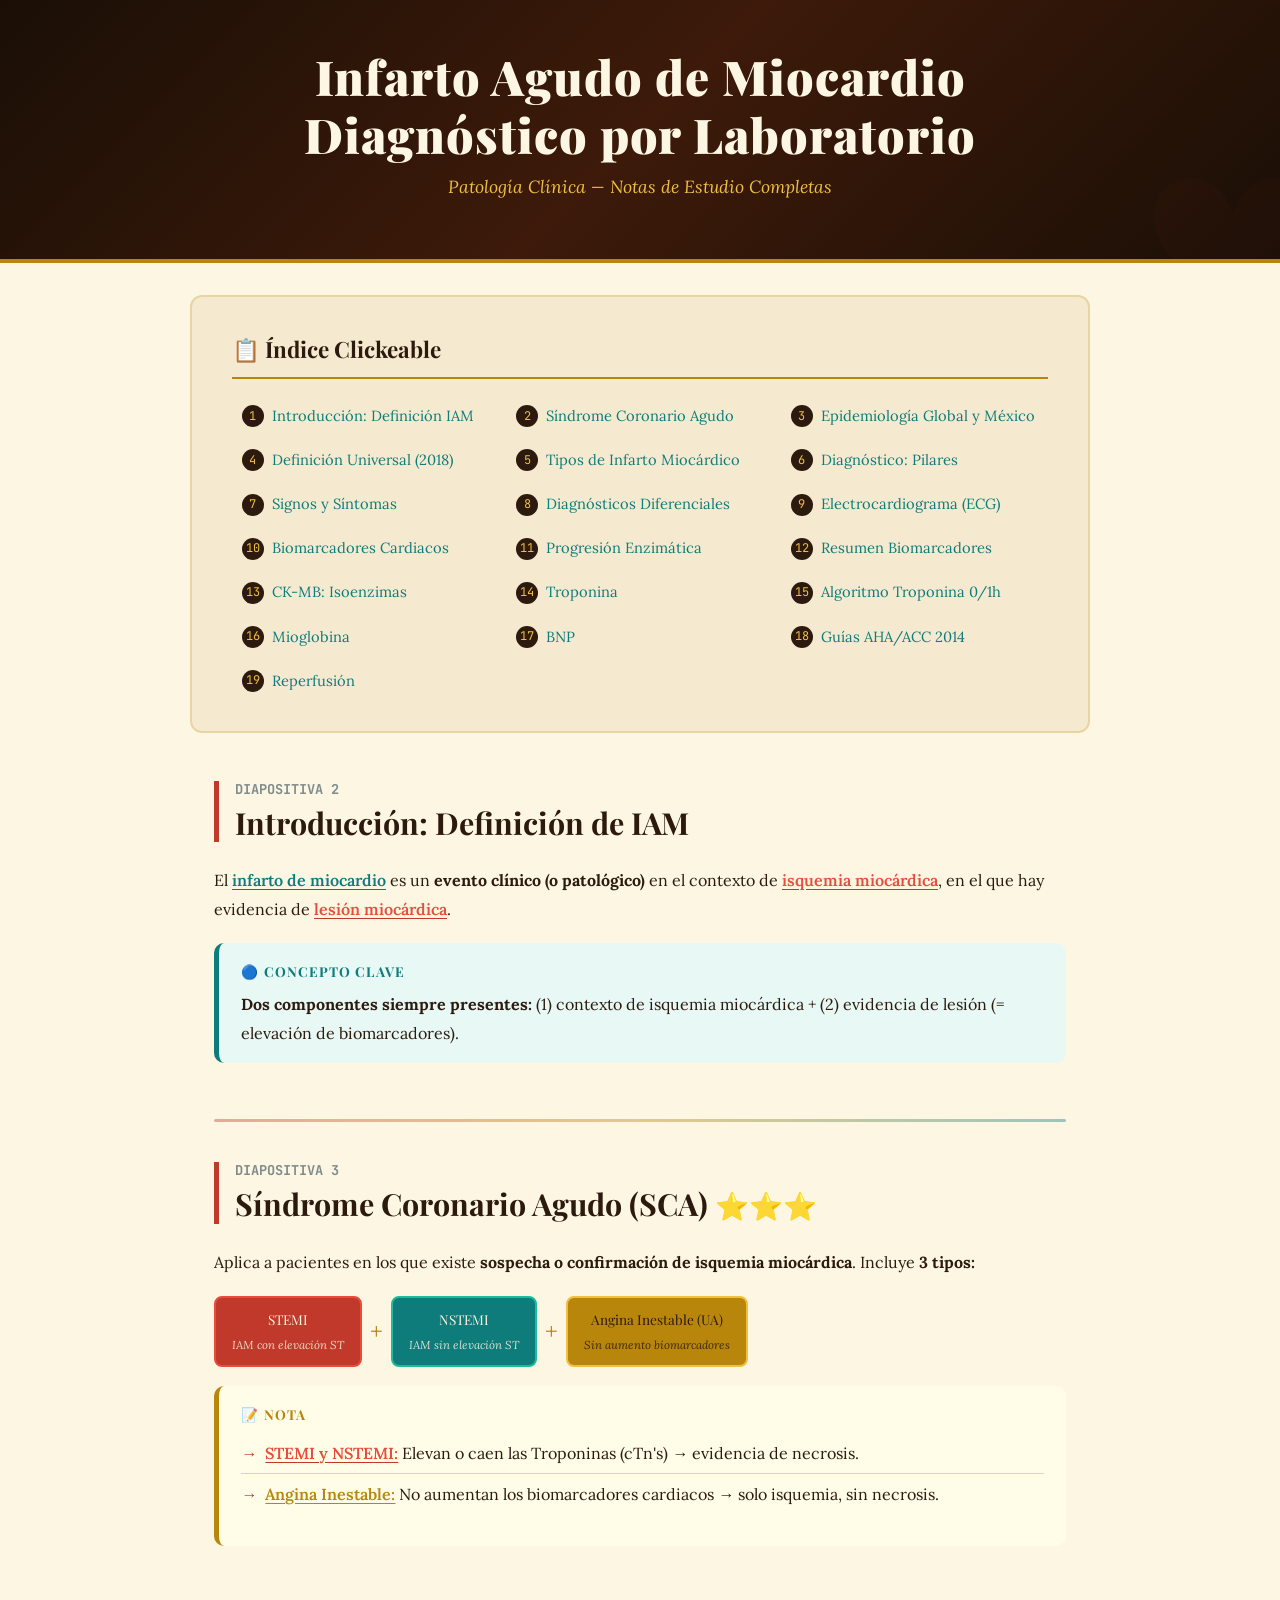
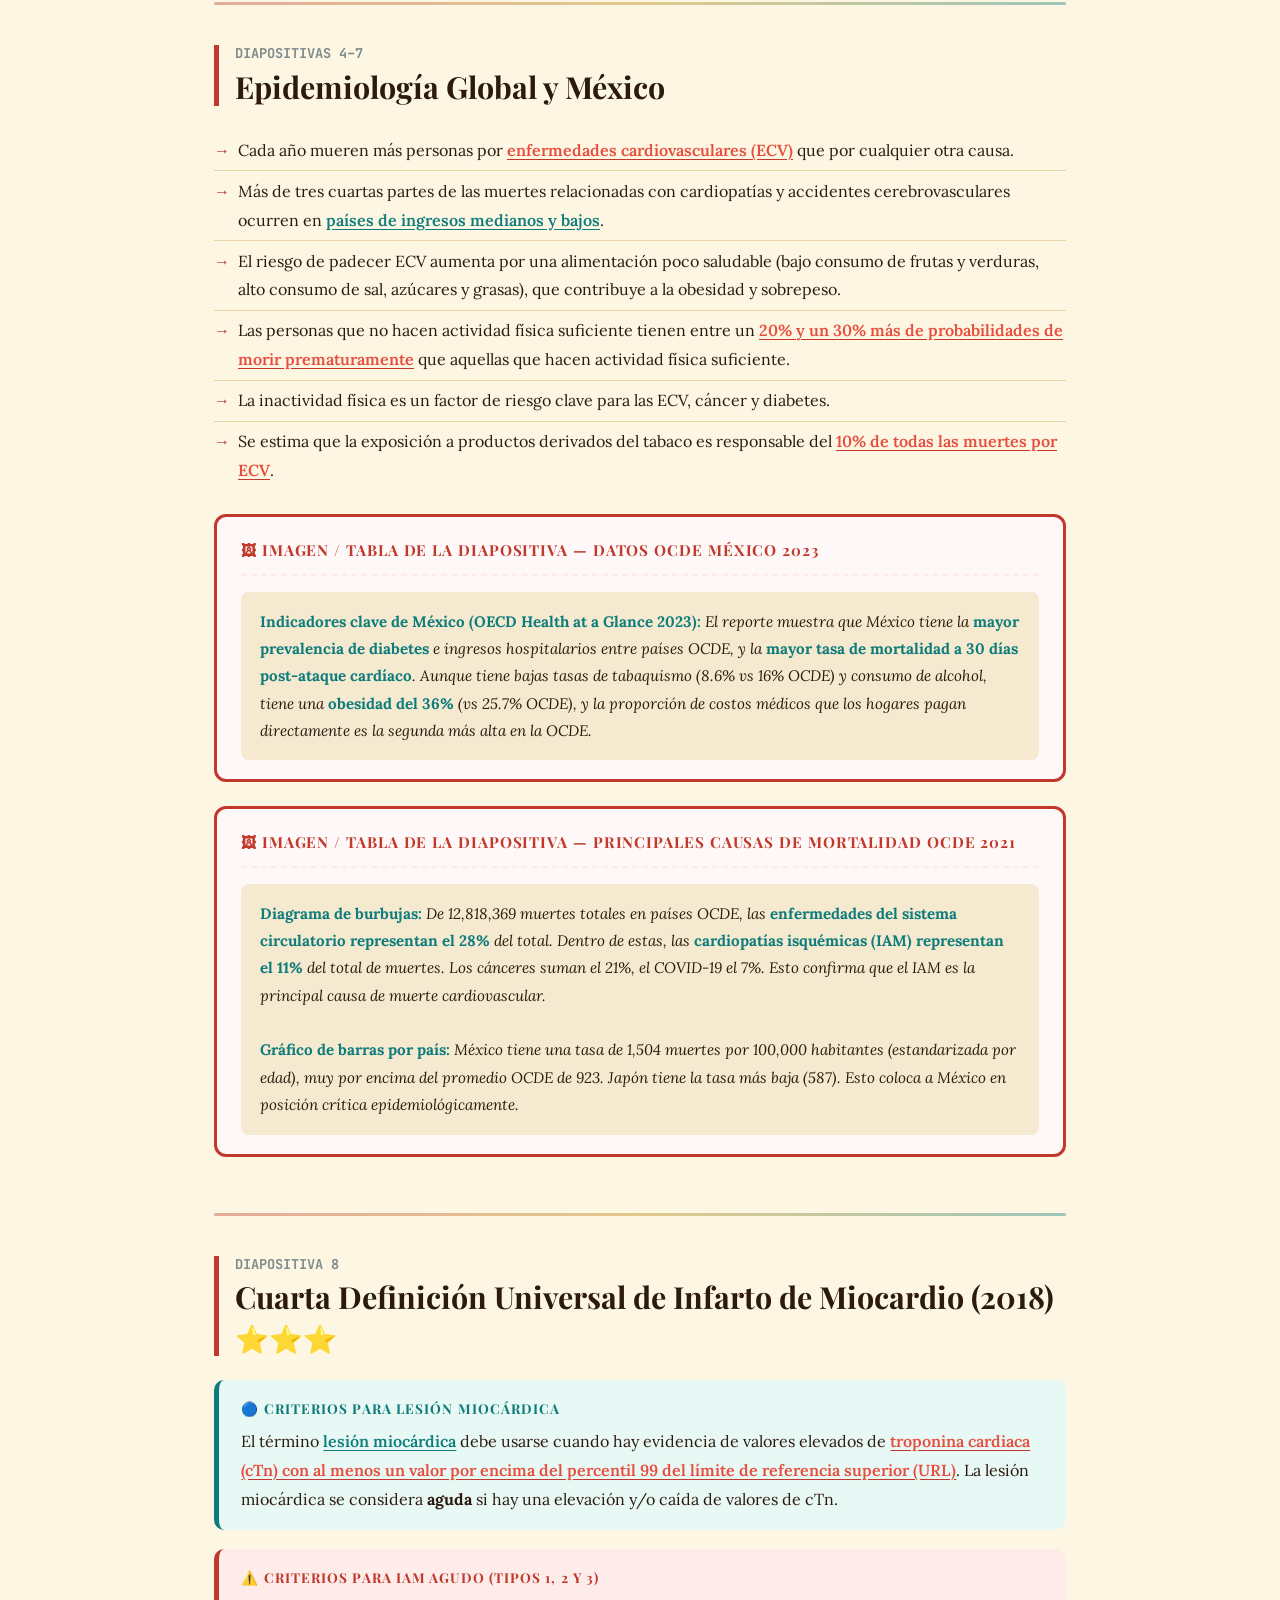
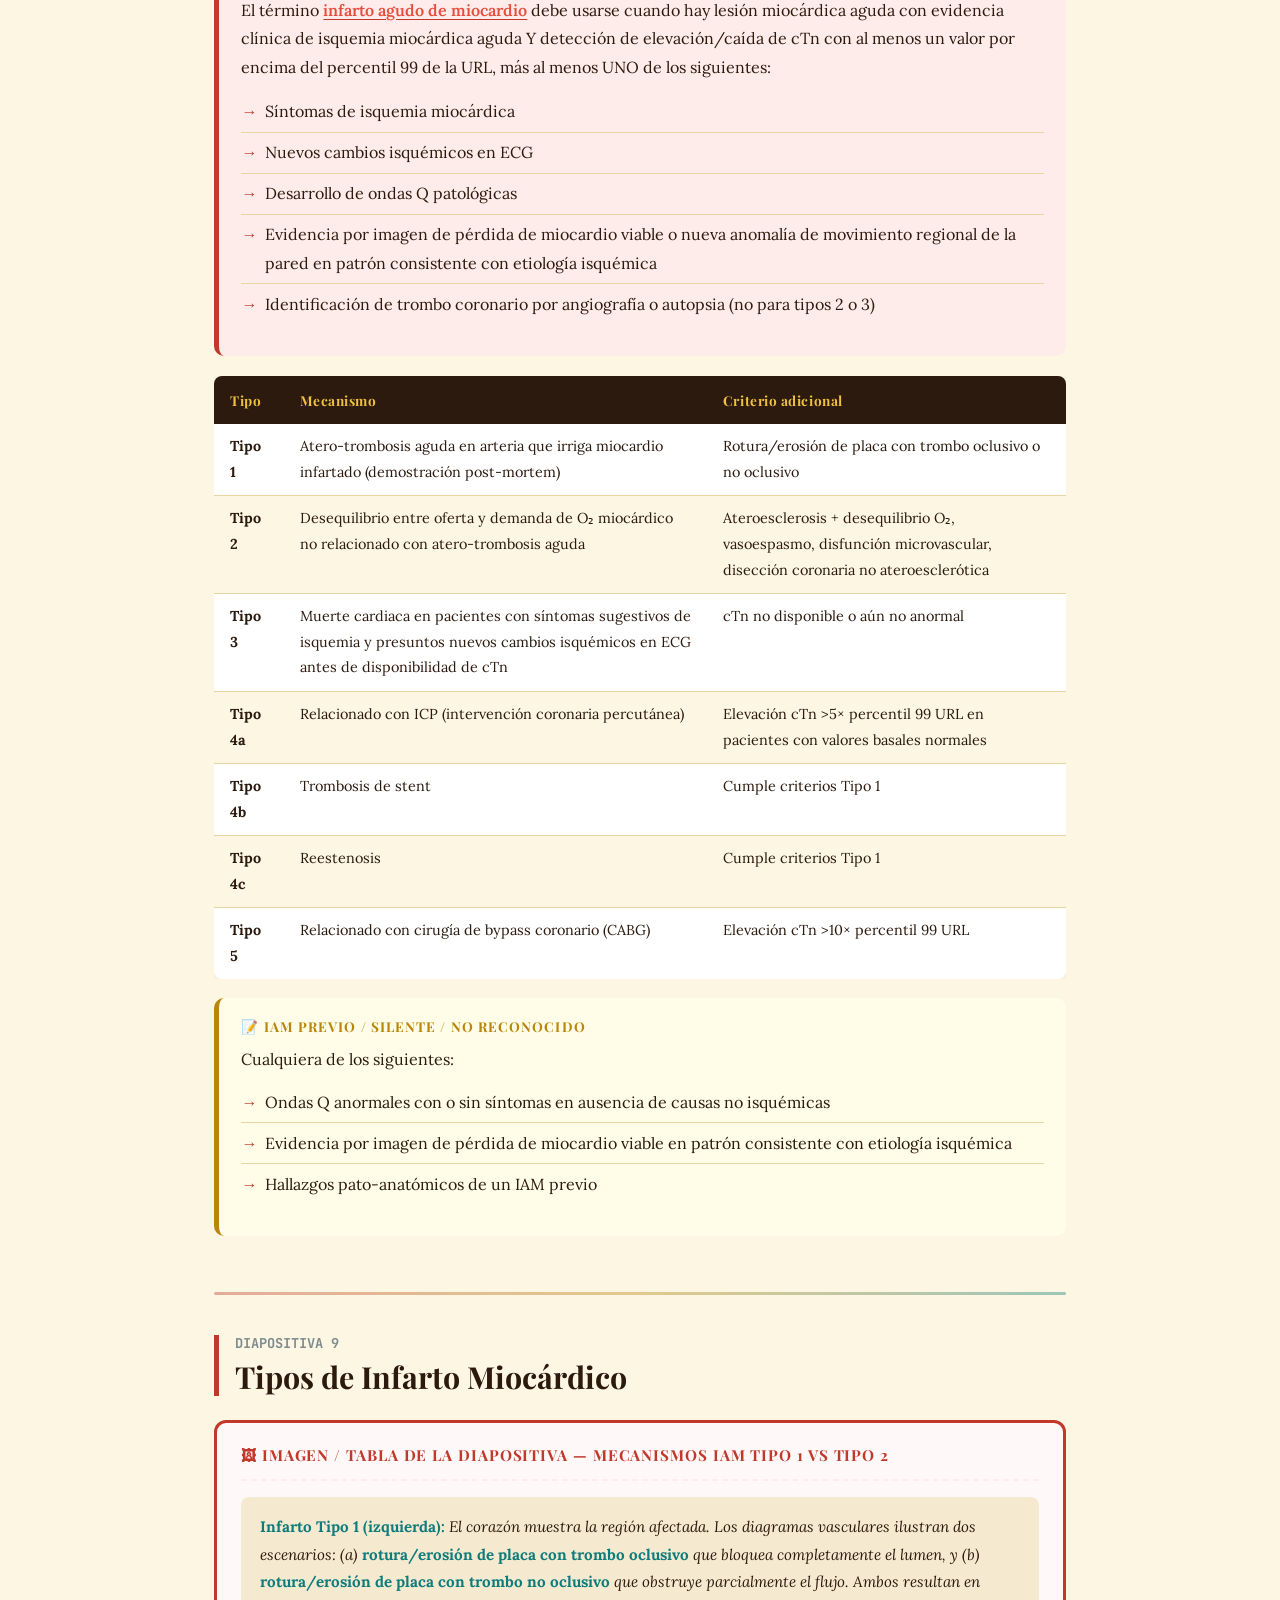
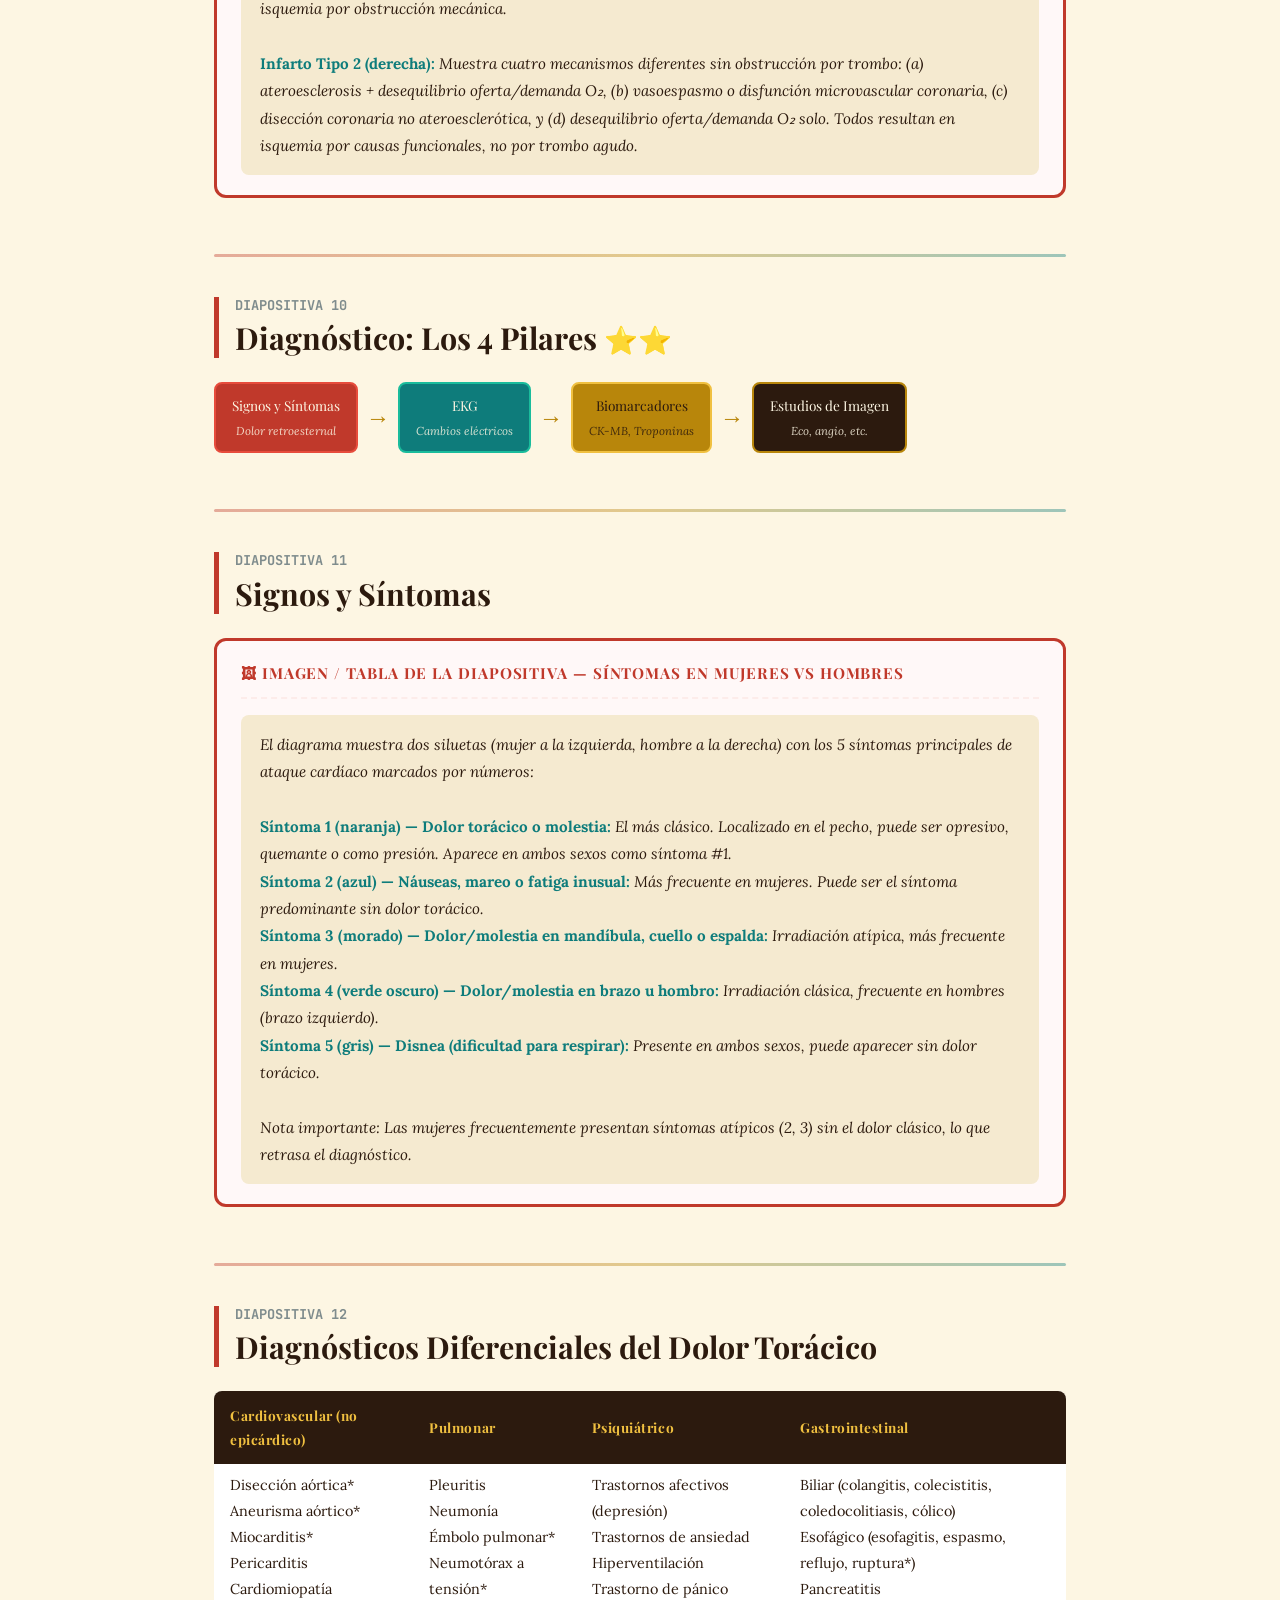
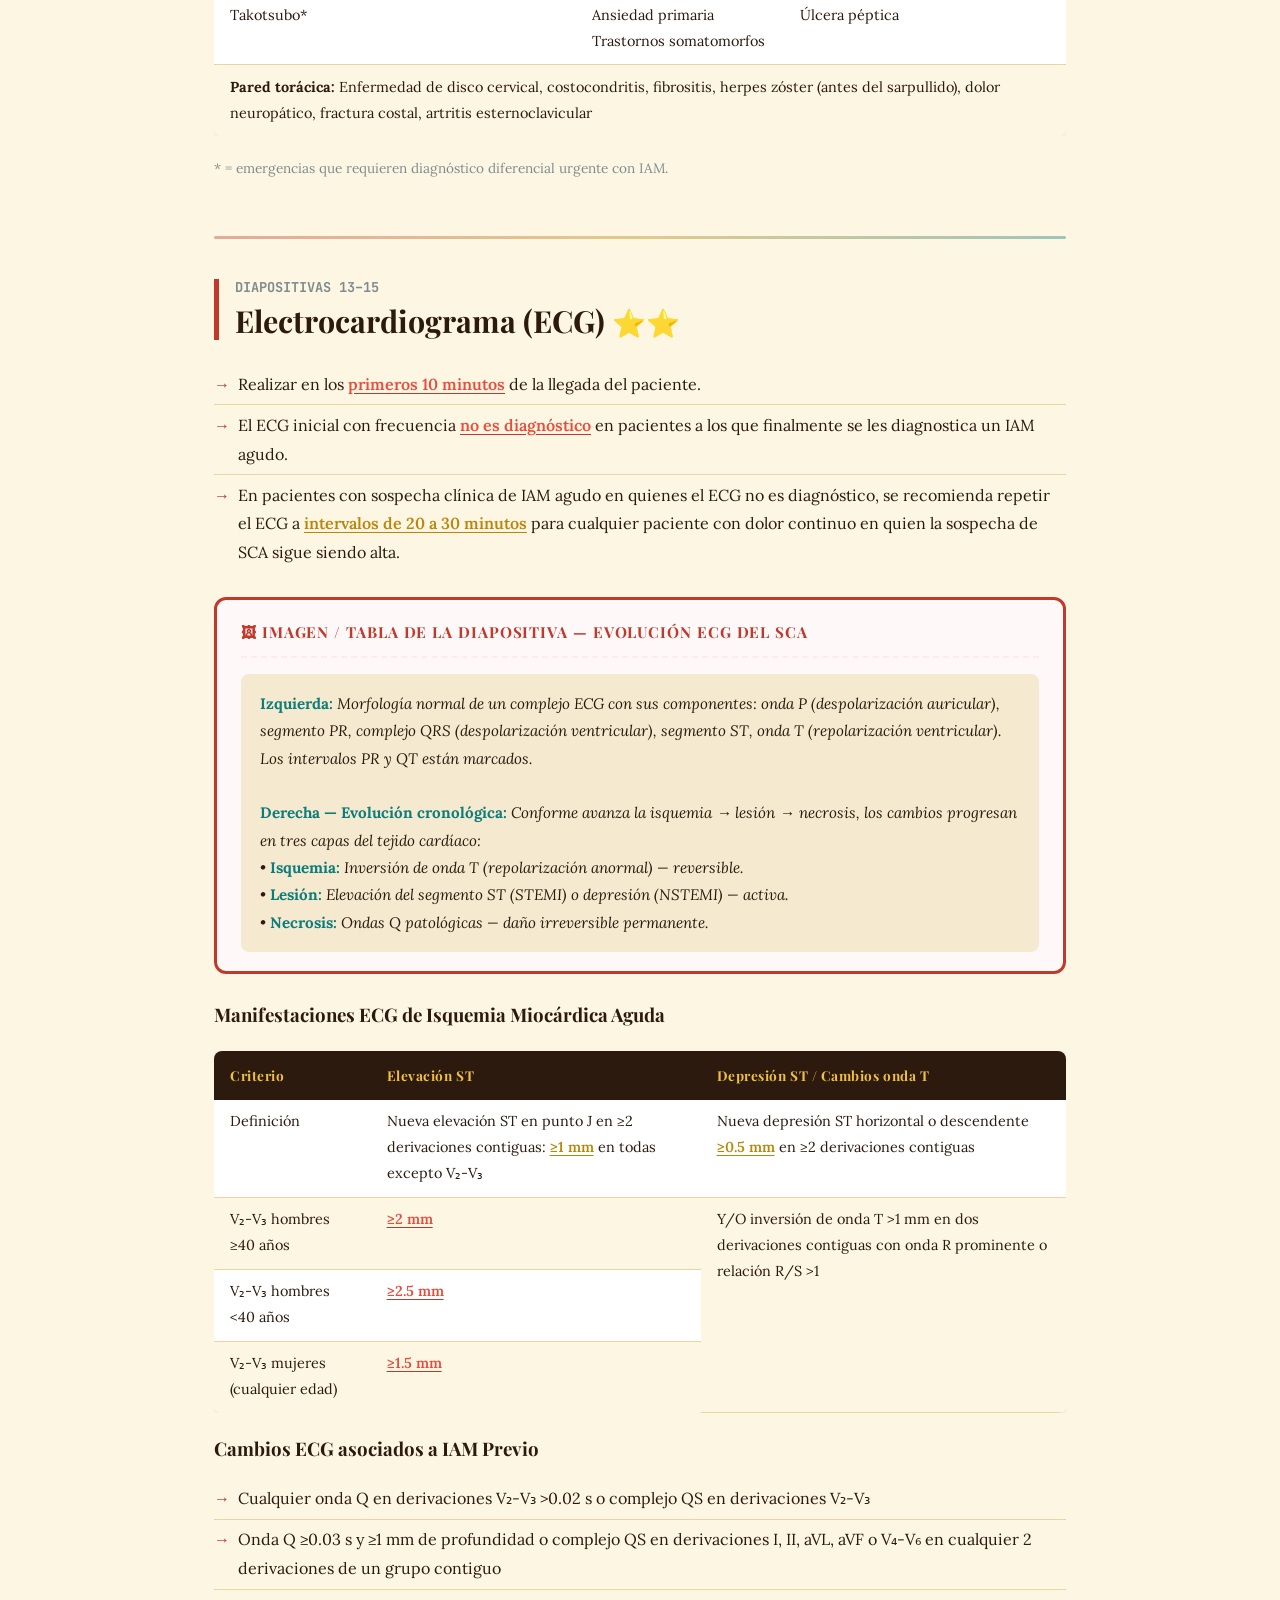
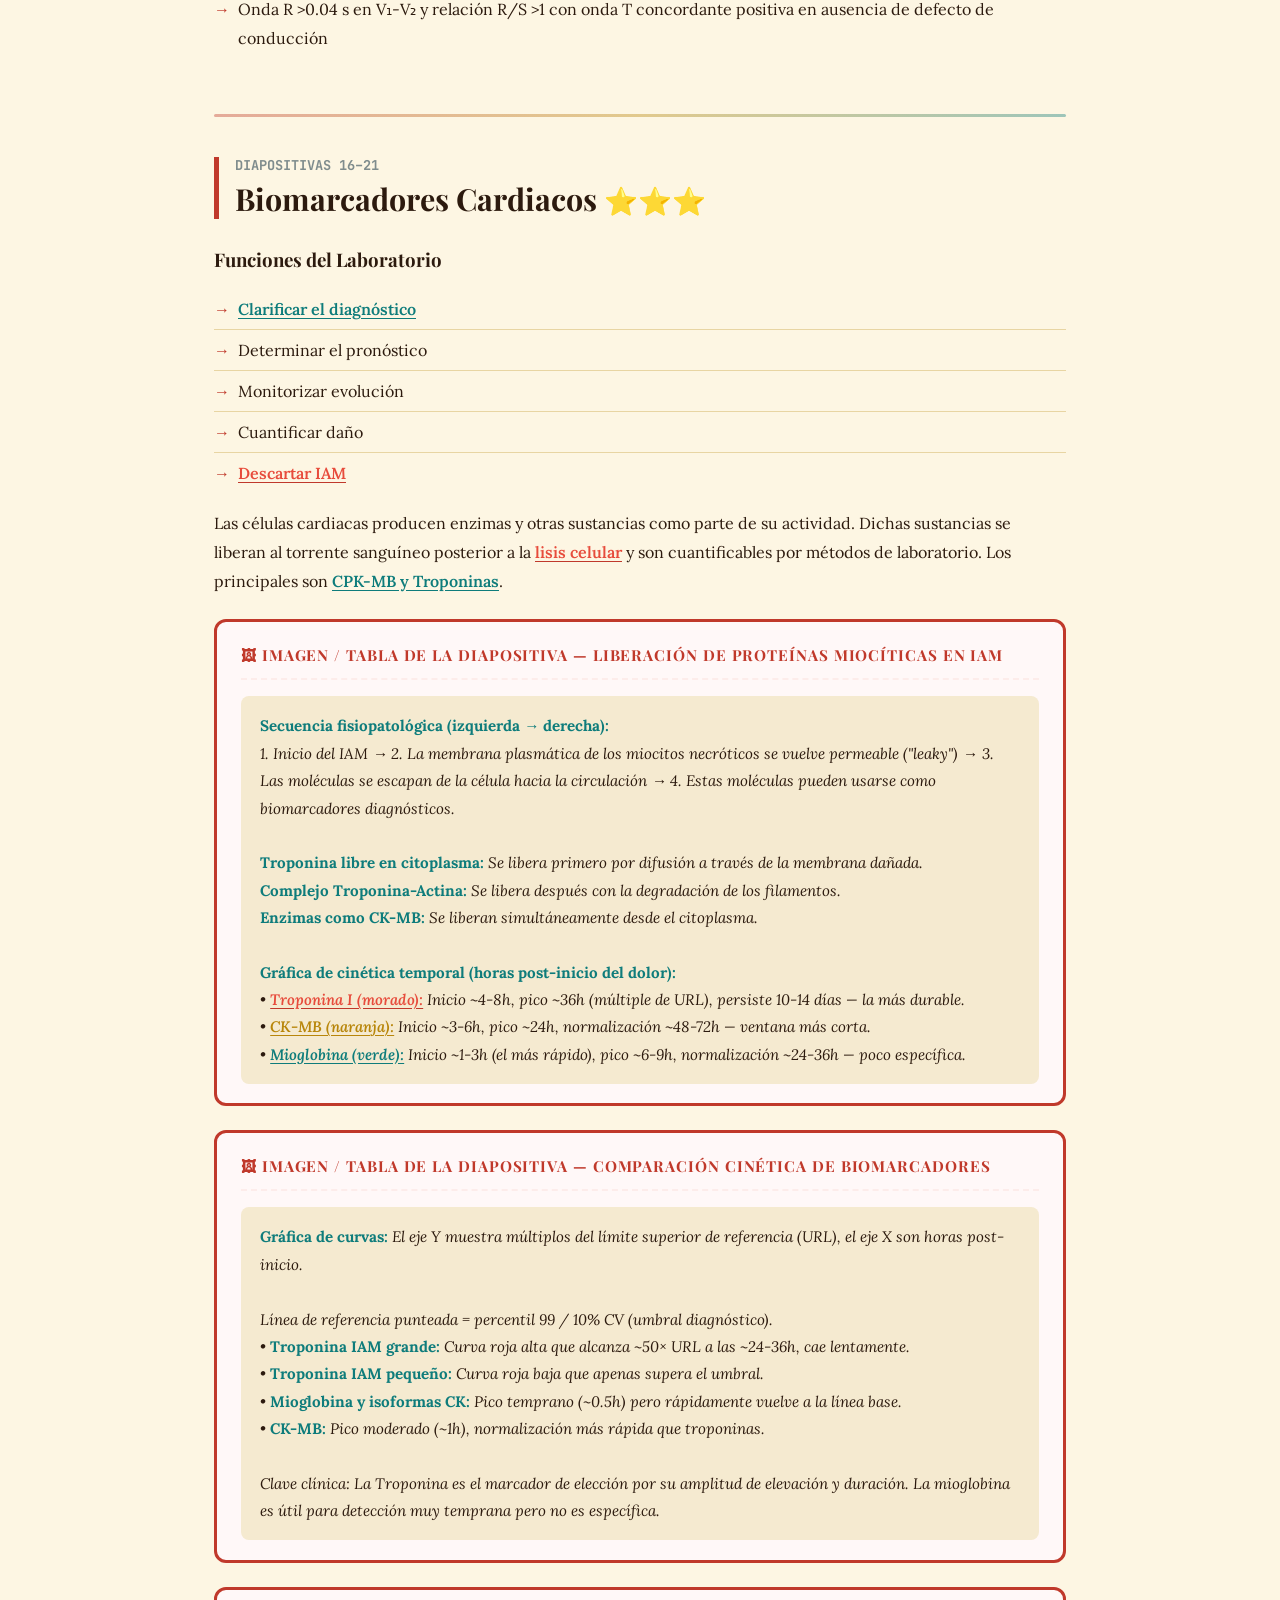
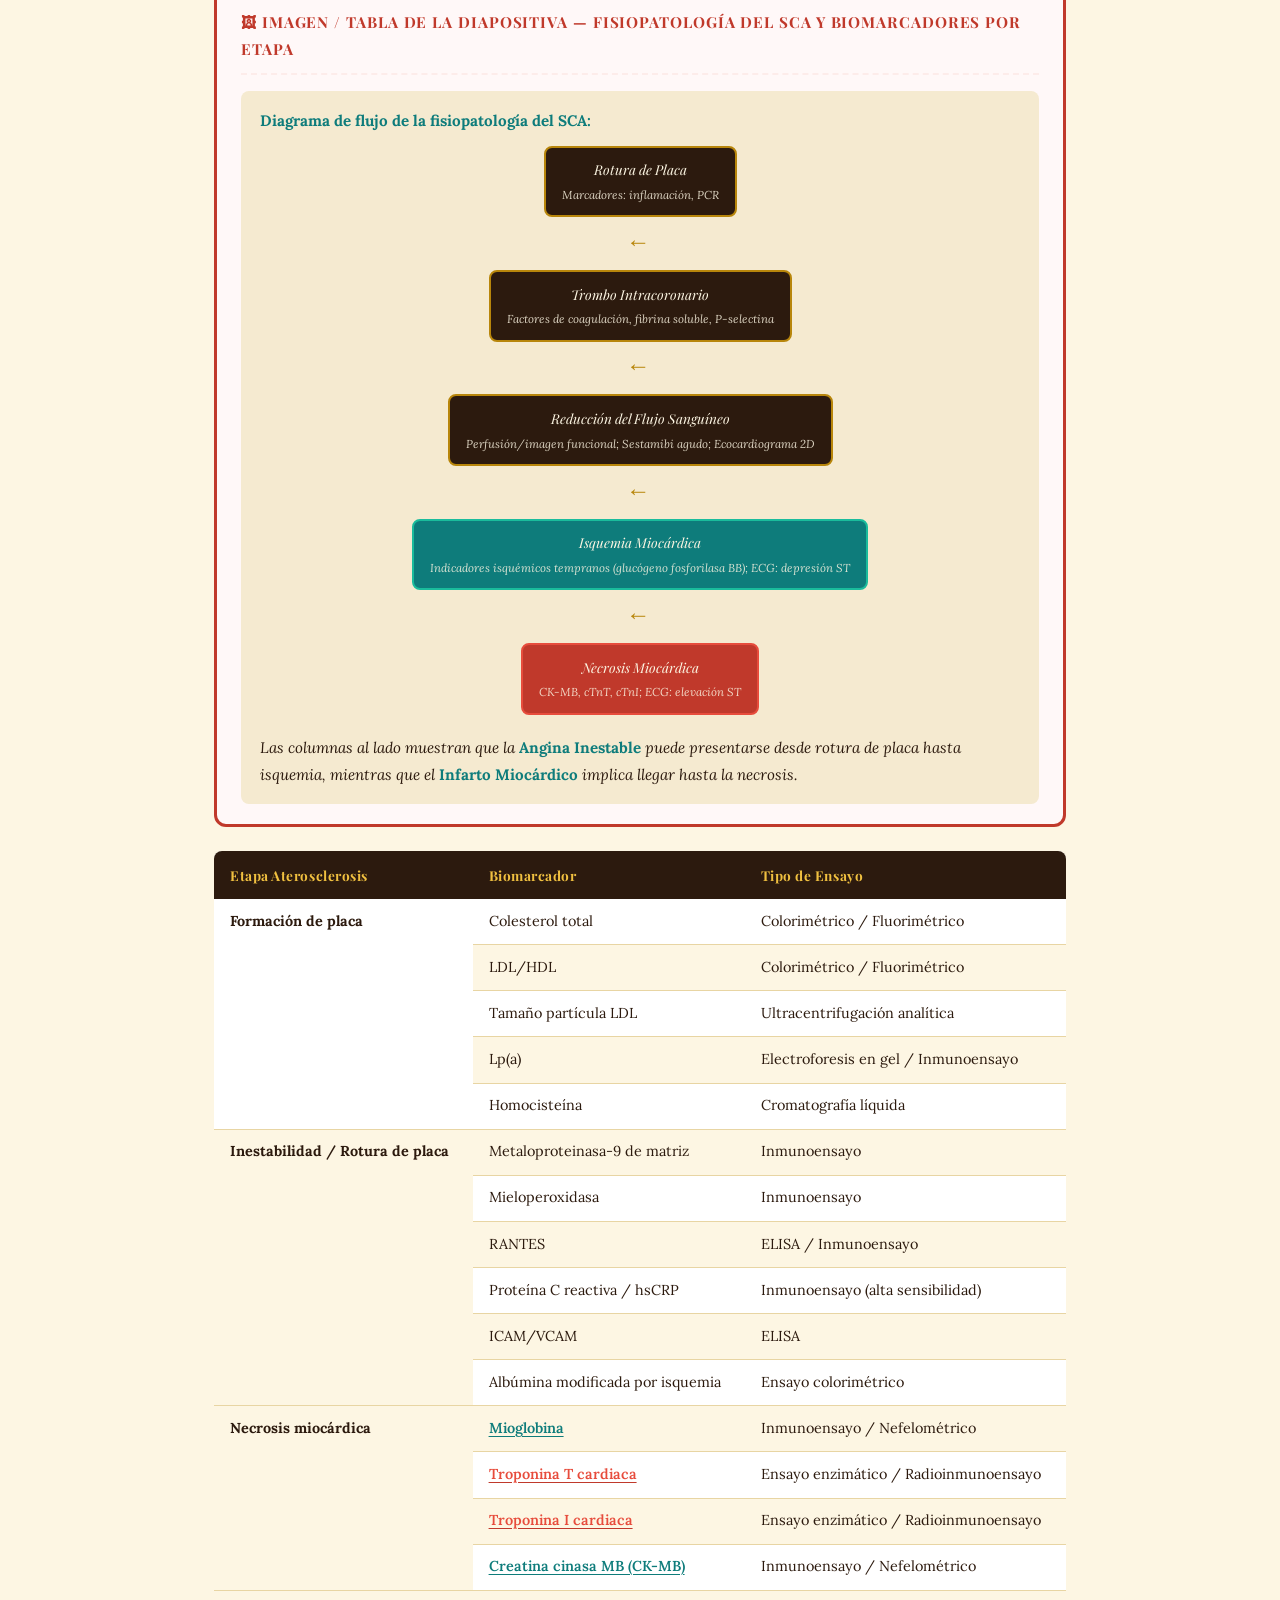
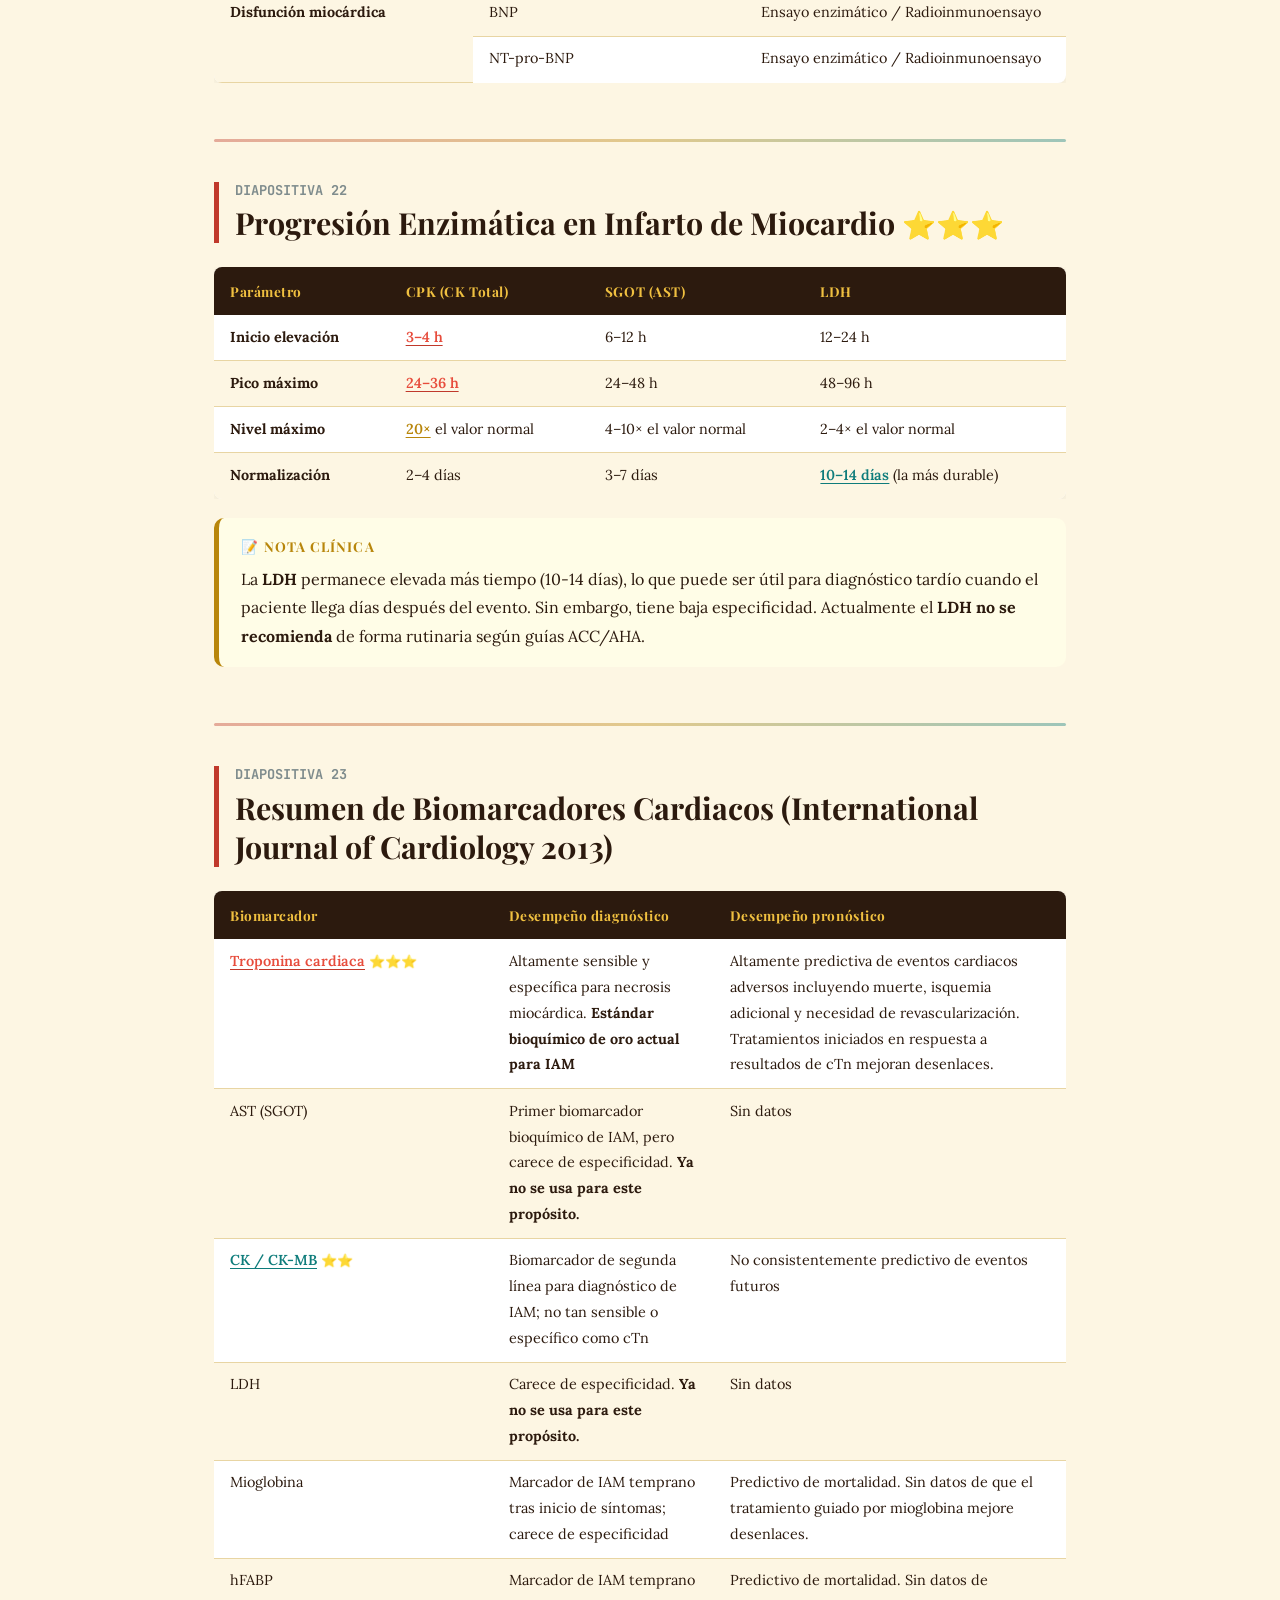
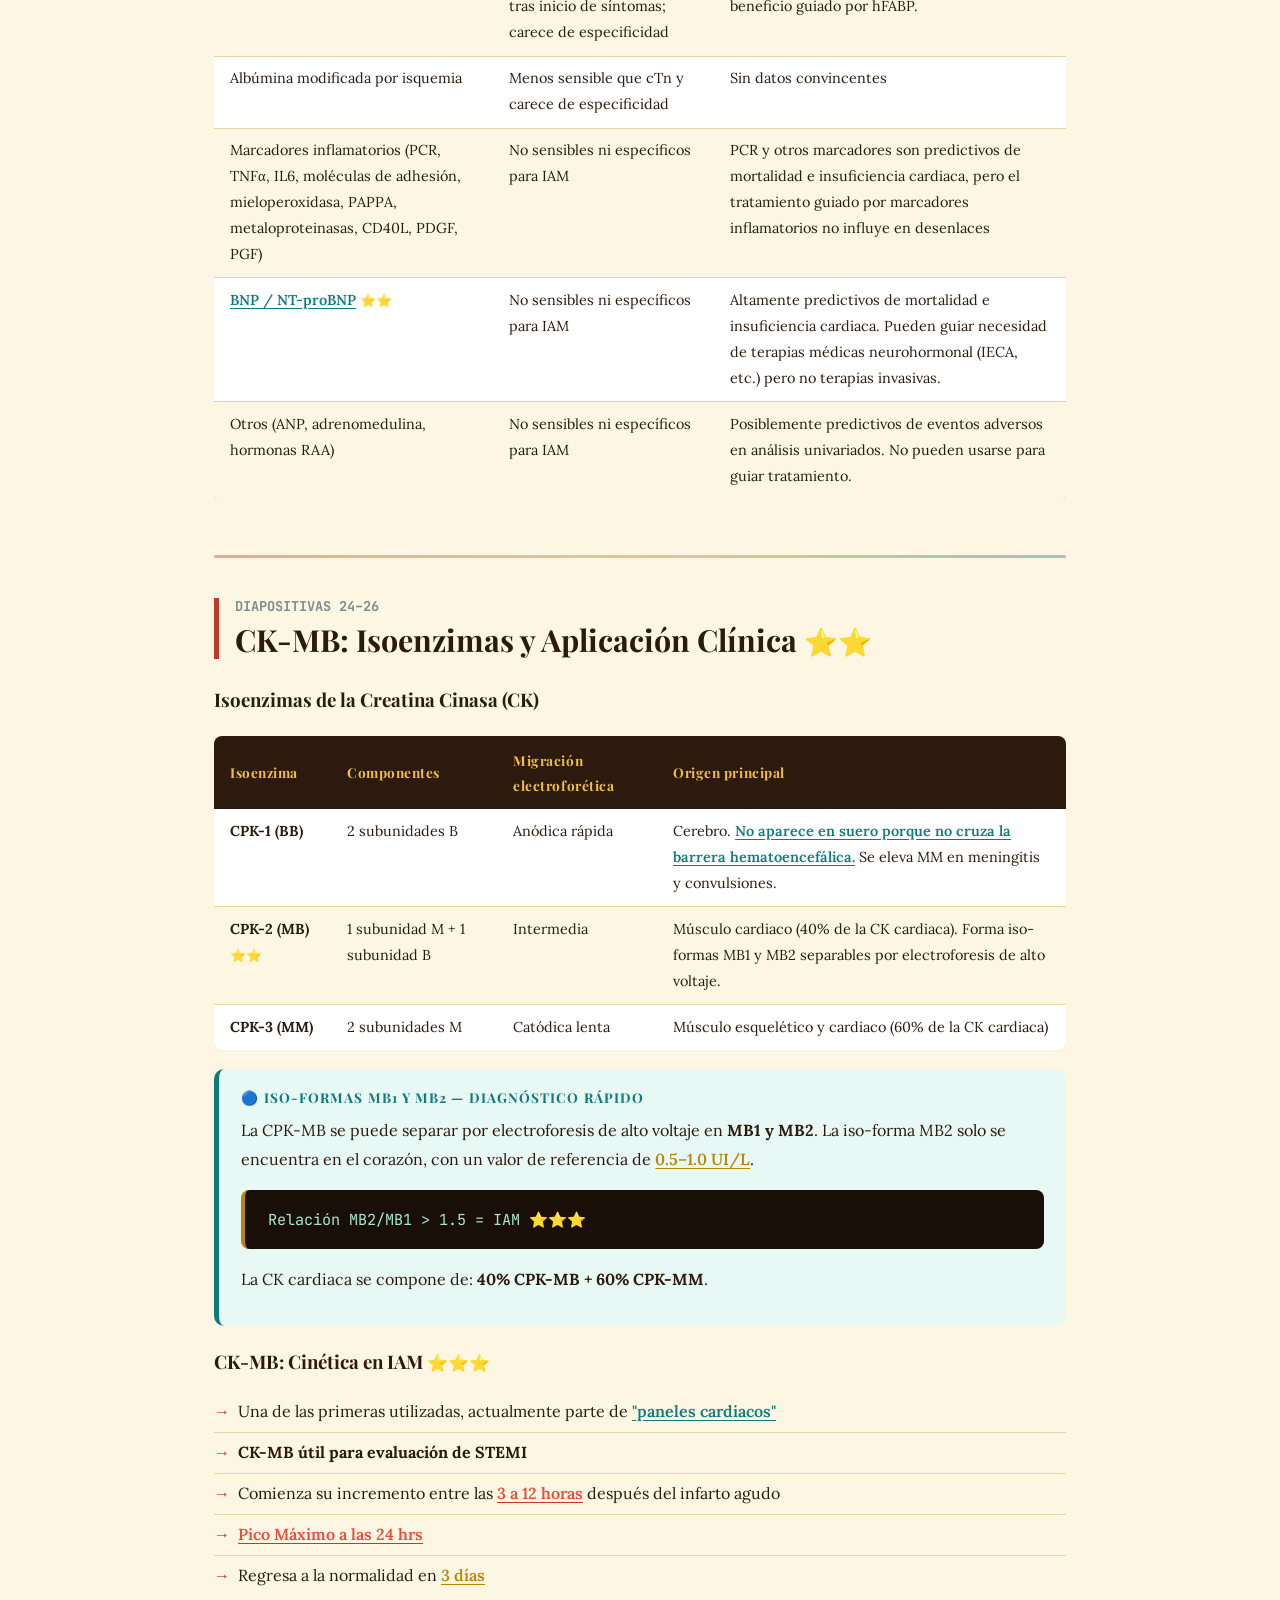
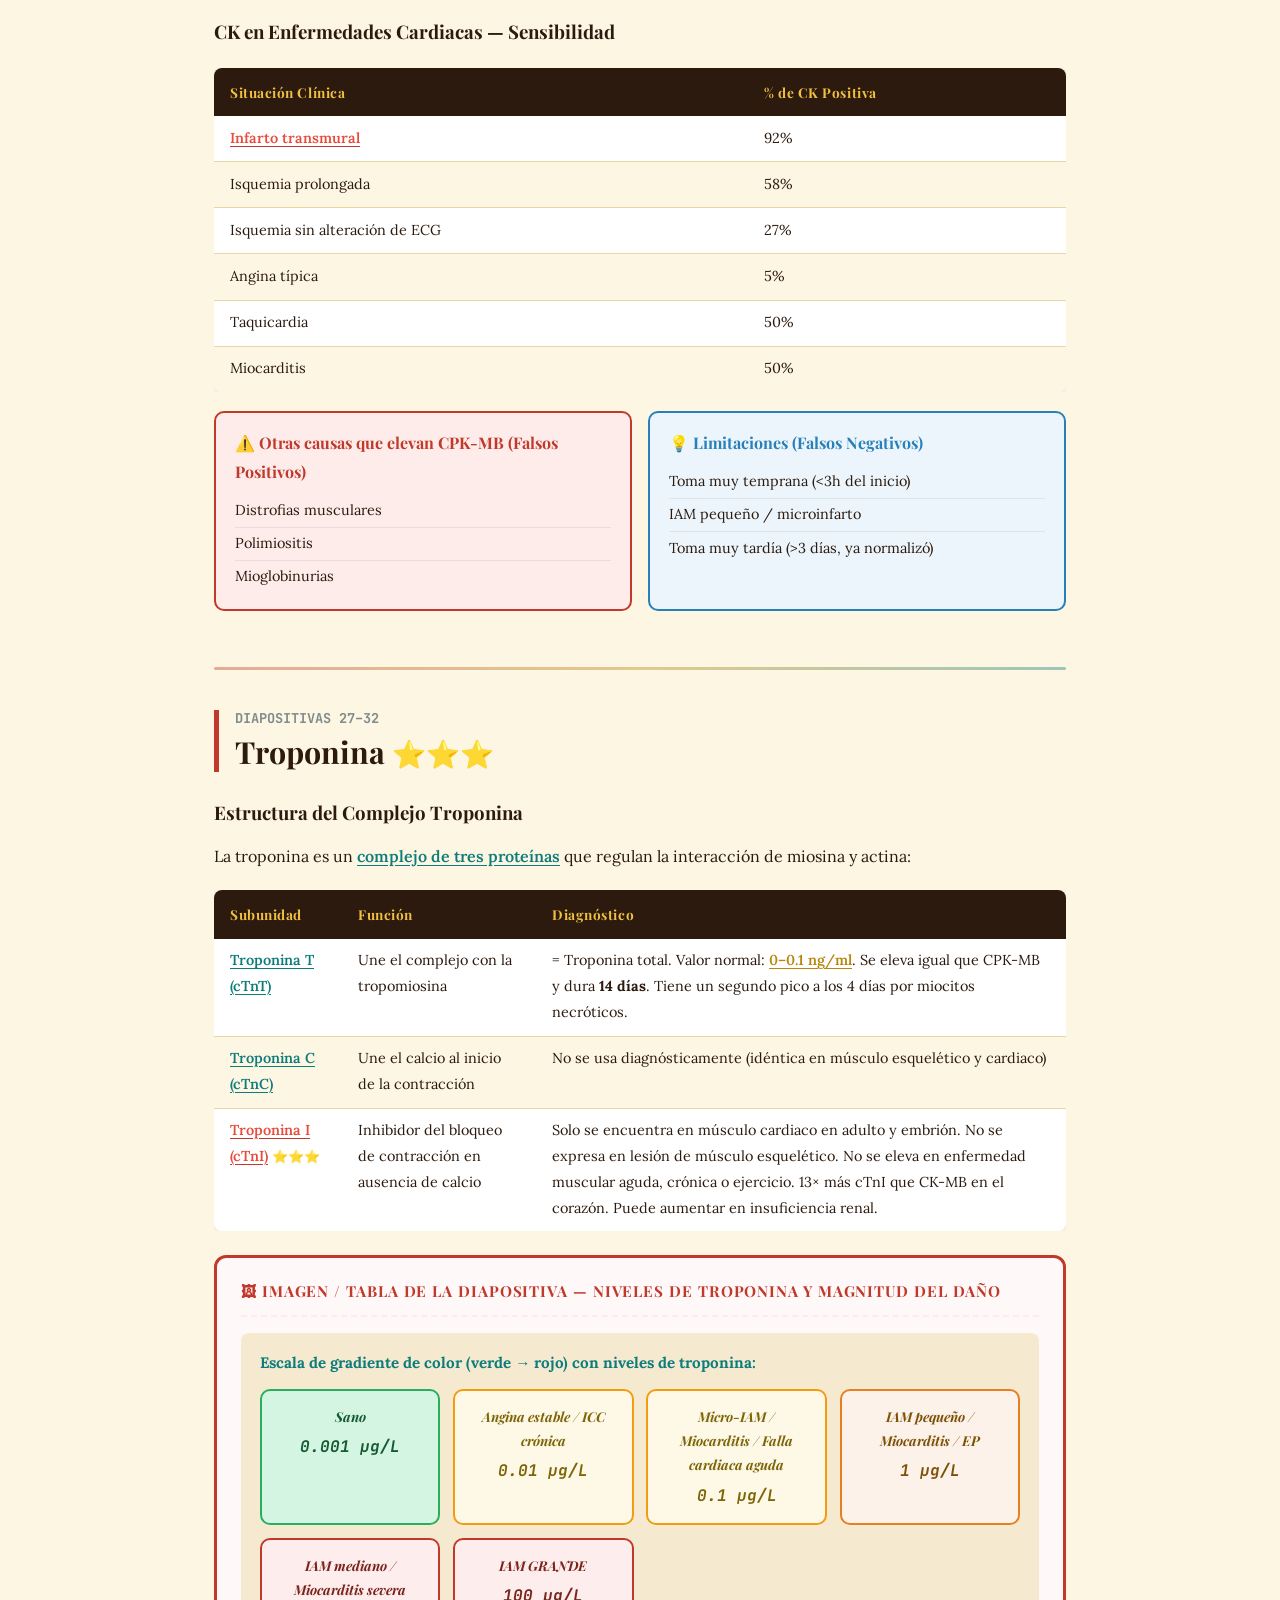
<file: public/topics/iam.html>
<!DOCTYPE html>
<html lang="es">
<head>
<meta charset="UTF-8">
<meta name="viewport" content="width=device-width, initial-scale=1.0">
<title>Infarto Agudo de Miocardio – Diagnóstico por Laboratorio</title>
<link href="https://fonts.googleapis.com/css2?family=Playfair+Display:ital,wght@0,400;0,600;0,700;0,900;1,400&family=Lora:ital,wght@0,400;0,500;0,600;1,400&family=JetBrains+Mono:wght@400;700&display=swap" rel="stylesheet">
<style>
  :root {
    --cream: #fdf6e3;
    --cream-dark: #f5ead0;
    --cream-border: #e8d5a3;
    --red: #c0392b;
    --red-light: #e74c3c;
    --red-bg: #fdecea;
    --teal: #0e7c7b;
    --teal-light: #1abc9c;
    --teal-bg: #e8f8f5;
    --gold: #b8860b;
    --gold-light: #f0c040;
    --gold-bg: #fefce8;
    --dark: #2c1a0e;
    --dark-card: #1a0f06;
    --gray: #7f8c8d;
    --blue: #2980b9;
    --blue-bg: #ebf5fb;
  }

  * { box-sizing: border-box; margin: 0; padding: 0; }

  body {
    background: var(--cream);
    color: var(--dark);
    font-family: 'Lora', Georgia, serif;
    font-size: 16px;
    line-height: 1.8;
  }

  /* ── HEADER ── */
  .site-header {
    background: linear-gradient(135deg, #1a0f06 0%, #3d1a0a 50%, #1a0f06 100%);
    color: #fdf6e3;
    padding: 3rem 2rem 2.5rem;
    text-align: center;
    border-bottom: 4px solid var(--gold);
    position: relative;
    overflow: hidden;
  }
  .site-header::before {
    content: '♥';
    position: absolute;
    font-size: 20rem;
    opacity: 0.03;
    top: -3rem;
    right: -3rem;
    color: #c0392b;
    pointer-events: none;
  }
  .site-header h1 {
    font-family: 'Playfair Display', serif;
    font-size: clamp(1.8rem, 5vw, 3rem);
    font-weight: 900;
    letter-spacing: 0.02em;
    line-height: 1.2;
    margin-bottom: 0.5rem;
  }
  .site-header .subtitle {
    font-family: 'Lora', serif;
    font-style: italic;
    color: var(--gold-light);
    font-size: 1.1rem;
  }

  /* ── INDEX ── */
  .index-box {
    background: var(--cream-dark);
    border: 2px solid var(--cream-border);
    border-radius: 12px;
    margin: 2rem auto;
    max-width: 900px;
    padding: 2rem 2.5rem;
  }
  .index-box h2 {
    font-family: 'Playfair Display', serif;
    font-size: 1.4rem;
    color: var(--dark);
    border-bottom: 2px solid var(--gold);
    padding-bottom: 0.5rem;
    margin-bottom: 1.2rem;
  }
  .index-grid {
    display: grid;
    grid-template-columns: repeat(auto-fill, minmax(260px, 1fr));
    gap: 0.5rem;
  }
  .index-grid a {
    display: flex;
    align-items: center;
    gap: 0.5rem;
    color: var(--teal);
    text-decoration: none;
    font-size: 0.92rem;
    padding: 0.3rem 0.6rem;
    border-radius: 6px;
    transition: background 0.2s;
  }
  .index-grid a:hover { background: var(--teal-bg); color: var(--teal); }
  .index-grid a .num {
    background: var(--dark);
    color: var(--gold-light);
    font-family: 'JetBrains Mono', monospace;
    font-size: 0.75rem;
    width: 22px;
    height: 22px;
    border-radius: 50%;
    display: flex;
    align-items: center;
    justify-content: center;
    flex-shrink: 0;
  }

  /* ── MAIN CONTENT ── */
  .content { max-width: 900px; margin: 0 auto; padding: 1rem 1.5rem 4rem; }

  /* ── SECTION ── */
  .section {
    margin-bottom: 3.5rem;
    scroll-margin-top: 1.5rem;
  }
  .section-title {
    font-family: 'Playfair Display', serif;
    font-size: 1.9rem;
    font-weight: 700;
    color: var(--dark);
    border-left: 5px solid var(--red);
    padding-left: 1rem;
    margin-bottom: 1.5rem;
    line-height: 1.3;
  }
  .section-title .sec-num {
    font-family: 'JetBrains Mono', monospace;
    font-size: 0.85rem;
    color: var(--gray);
    display: block;
    margin-bottom: 0.25rem;
  }

  /* ── PROSE ── */
  p { margin-bottom: 1rem; }

  /* ── HIGHLIGHT COLORS ── */
  .hl-red { text-decoration: underline; text-decoration-color: var(--red); text-underline-offset: 3px; color: var(--red-light); font-weight: 600; }
  .hl-teal { text-decoration: underline; text-decoration-color: var(--teal); text-underline-offset: 3px; color: var(--teal); font-weight: 600; }
  .hl-gold { text-decoration: underline; text-decoration-color: var(--gold); text-underline-offset: 3px; color: var(--gold); font-weight: 600; }
  .star { color: var(--gold); font-size: 0.9em; }

  /* ── BULLET LIST ── */
  .slide-list { list-style: none; padding: 0; margin-bottom: 1rem; }
  .slide-list li {
    padding: 0.35rem 0 0.35rem 1.5rem;
    position: relative;
    border-bottom: 1px solid var(--cream-border);
  }
  .slide-list li::before {
    content: '→';
    position: absolute;
    left: 0;
    color: var(--red);
    font-weight: 700;
  }
  .slide-list li:last-child { border-bottom: none; }
  .slide-list.sub { margin-left: 1.5rem; }
  .slide-list.sub li::before { content: '⟶'; color: var(--teal); }

  /* ── NOTE BOXES ── */
  .note { border-radius: 10px; padding: 1rem 1.4rem; margin: 1.2rem 0; border-left: 5px solid; }
  .note-yellow { background: #fffde7; border-color: var(--gold); }
  .note-red { background: var(--red-bg); border-color: var(--red); }
  .note-teal { background: var(--teal-bg); border-color: var(--teal); }
  .note-blue { background: var(--blue-bg); border-color: var(--blue); }
  .note-label {
    font-family: 'Playfair Display', serif;
    font-weight: 700;
    font-size: 0.85rem;
    text-transform: uppercase;
    letter-spacing: 0.08em;
    margin-bottom: 0.4rem;
    display: flex;
    align-items: center;
    gap: 0.4rem;
  }
  .note-yellow .note-label { color: var(--gold); }
  .note-red .note-label { color: var(--red); }
  .note-teal .note-label { color: var(--teal); }
  .note-blue .note-label { color: var(--blue); }

  /* ── IMAGE BOX ── */
  .img-box {
    border: 3px solid var(--red);
    border-radius: 12px;
    padding: 1.2rem 1.5rem;
    margin: 1.5rem 0;
    background: #fff8f8;
  }
  .img-box-header {
    font-family: 'Playfair Display', serif;
    font-weight: 700;
    color: var(--red);
    margin-bottom: 1rem;
    font-size: 0.95rem;
    text-transform: uppercase;
    letter-spacing: 0.06em;
    display: flex;
    align-items: center;
    gap: 0.5rem;
    border-bottom: 2px dashed var(--red-bg);
    padding-bottom: 0.6rem;
  }
  .img-interpretation {
    background: var(--cream-dark);
    border-radius: 8px;
    padding: 1rem 1.2rem;
    font-style: italic;
    font-size: 0.95rem;
    margin-top: 0.8rem;
  }
  .img-interpretation strong { font-style: normal; color: var(--teal); }

  /* ── TABLES ── */
  .tbl-wrap { overflow-x: auto; margin: 1.2rem 0; }
  table {
    width: 100%;
    border-collapse: collapse;
    font-size: 0.9rem;
    background: #fff;
    border-radius: 8px;
    overflow: hidden;
    box-shadow: 0 2px 8px rgba(0,0,0,0.07);
  }
  th {
    background: var(--dark);
    color: var(--gold-light);
    font-family: 'Playfair Display', serif;
    font-weight: 700;
    padding: 0.75rem 1rem;
    text-align: left;
    font-size: 0.85rem;
    letter-spacing: 0.04em;
  }
  td {
    padding: 0.6rem 1rem;
    border-bottom: 1px solid var(--cream-border);
    vertical-align: top;
  }
  tr:last-child td { border-bottom: none; }
  tr:nth-child(even) td { background: var(--cream); }
  tr:hover td { background: var(--teal-bg); transition: background 0.2s; }

  /* ── FORMULA BOX ── */
  .formula {
    background: var(--dark-card);
    color: #a8e6cf;
    font-family: 'JetBrains Mono', monospace;
    border-radius: 8px;
    padding: 1rem 1.4rem;
    margin: 1rem 0;
    font-size: 0.95rem;
    border-left: 4px solid var(--gold);
    overflow-x: auto;
  }

  /* ── FLOW DIAGRAM ── */
  .flow { display: flex; flex-wrap: wrap; align-items: center; gap: 0.5rem; margin: 1.2rem 0; }
  .flow-box {
    background: var(--dark);
    color: #fdf6e3;
    font-family: 'Playfair Display', serif;
    font-size: 0.85rem;
    padding: 0.6rem 1rem;
    border-radius: 8px;
    text-align: center;
    min-width: 110px;
    border: 2px solid var(--gold);
  }
  .flow-box.red { background: var(--red); border-color: var(--red-light); }
  .flow-box.teal { background: var(--teal); border-color: var(--teal-light); }
  .flow-box.gold { background: var(--gold); border-color: var(--gold-light); color: var(--dark); }
  .flow-box small { display: block; font-family: 'Lora', serif; font-size: 0.72rem; font-style: italic; opacity: 0.85; margin-top: 0.2rem; }
  .flow-arrow { font-size: 1.5rem; color: var(--gold); flex-shrink: 0; }

  /* ── SEVERITY CARDS ── */
  .severity-grid { display: grid; grid-template-columns: repeat(auto-fill, minmax(160px, 1fr)); gap: 0.8rem; margin: 1.2rem 0; }
  .sev-card { border-radius: 10px; padding: 0.8rem 1rem; text-align: center; font-family: 'Playfair Display', serif; font-size: 0.85rem; font-weight: 700; }
  .sev-green { background: #d5f5e3; border: 2px solid #27ae60; color: #145a32; }
  .sev-yellow { background: #fef9e7; border: 2px solid #f39c12; color: #7d6608; }
  .sev-orange { background: #fdf2e9; border: 2px solid #e67e22; color: #7e5109; }
  .sev-red { background: #fdedec; border: 2px solid var(--red); color: #7b241c; }
  .sev-card .sev-val { font-family: 'JetBrains Mono', monospace; font-size: 1rem; display: block; margin-top: 0.3rem; }

  /* ── FP/FN BOXES ── */
  .fp-fn-grid { display: grid; grid-template-columns: 1fr 1fr; gap: 1rem; margin: 1.2rem 0; }
  .fp-box, .fn-box { border-radius: 10px; padding: 1rem 1.2rem; }
  .fp-box { background: var(--red-bg); border: 2px solid var(--red); }
  .fn-box { background: var(--blue-bg); border: 2px solid var(--blue); }
  .fp-box h4 { color: var(--red); font-family: 'Playfair Display', serif; margin-bottom: 0.5rem; }
  .fn-box h4 { color: var(--blue); font-family: 'Playfair Display', serif; margin-bottom: 0.5rem; }
  .fp-fn-grid ul { list-style: none; padding: 0; font-size: 0.9rem; }
  .fp-fn-grid ul li { padding: 0.2rem 0; border-bottom: 1px solid rgba(0,0,0,0.07); }
  .fp-fn-grid ul li:last-child { border-bottom: none; }

  /* ── ALGO BOX ── */
  .algo-branch {
    background: #fff;
    border: 2px solid var(--cream-border);
    border-radius: 10px;
    padding: 1rem 1.2rem;
    margin: 0.6rem 0;
  }
  .algo-branch.green { border-color: #27ae60; background: #f0fff4; }
  .algo-branch.yellow-a { border-color: #f39c12; background: #fffbf0; }
  .algo-branch.red-a { border-color: var(--red); background: var(--red-bg); }

  /* ── RESPONSIVE ── */
  @media (max-width: 600px) {
    .fp-fn-grid { grid-template-columns: 1fr; }
    .flow { flex-direction: column; align-items: flex-start; }
    .flow-arrow { transform: rotate(90deg); }
    .site-header h1 { font-size: 1.5rem; }
    .content { padding: 1rem; }
  }

  /* ── DIVIDER ── */
  .divider { height: 3px; background: linear-gradient(90deg, var(--red), var(--gold), var(--teal)); border-radius: 2px; margin: 2.5rem 0; opacity: 0.4; }
</style>
</head>
<body>

<header class="site-header">
  <h1>Infarto Agudo de Miocardio<br>Diagnóstico por Laboratorio</h1>
  <p class="subtitle">Patología Clínica — Notas de Estudio Completas</p>
</header>

<!-- ═══════════════════════════════ ÍNDICE ═══════════════════════════════ -->
<nav class="index-box" aria-label="Índice de contenidos">
  <h2>📋 Índice Clickeable</h2>
  <div class="index-grid">
    <a href="#s1"><span class="num">1</span> Introducción: Definición IAM</a>
    <a href="#s2"><span class="num">2</span> Síndrome Coronario Agudo</a>
    <a href="#s3"><span class="num">3</span> Epidemiología Global y México</a>
    <a href="#s4"><span class="num">4</span> Definición Universal (2018)</a>
    <a href="#s5"><span class="num">5</span> Tipos de Infarto Miocárdico</a>
    <a href="#s6"><span class="num">6</span> Diagnóstico: Pilares</a>
    <a href="#s7"><span class="num">7</span> Signos y Síntomas</a>
    <a href="#s8"><span class="num">8</span> Diagnósticos Diferenciales</a>
    <a href="#s9"><span class="num">9</span> Electrocardiograma (ECG)</a>
    <a href="#s10"><span class="num">10</span> Biomarcadores Cardiacos</a>
    <a href="#s11"><span class="num">11</span> Progresión Enzimática</a>
    <a href="#s12"><span class="num">12</span> Resumen Biomarcadores</a>
    <a href="#s13"><span class="num">13</span> CK-MB: Isoenzimas</a>
    <a href="#s14"><span class="num">14</span> Troponina</a>
    <a href="#s15"><span class="num">15</span> Algoritmo Troponina 0/1h</a>
    <a href="#s16"><span class="num">16</span> Mioglobina</a>
    <a href="#s17"><span class="num">17</span> BNP</a>
    <a href="#s18"><span class="num">18</span> Guías AHA/ACC 2014</a>
    <a href="#s19"><span class="num">19</span> Reperfusión</a>
  </div>
</nav>

<main class="content">

<!-- ═══ SECCIÓN 1 ═══ -->
<section class="section" id="s1">
  <h2 class="section-title"><span class="sec-num">DIAPOSITIVA 2</span>Introducción: Definición de IAM</h2>
  <p>El <span class="hl-teal">infarto de miocardio</span> es un <strong>evento clínico (o patológico)</strong> en el contexto de <span class="hl-red">isquemia miocárdica</span>, en el que hay evidencia de <span class="hl-red">lesión miocárdica</span>.</p>

  <div class="note note-teal">
    <div class="note-label">🔵 Concepto Clave</div>
    <strong>Dos componentes siempre presentes:</strong> (1) contexto de isquemia miocárdica + (2) evidencia de lesión (= elevación de biomarcadores).
  </div>
</section>

<div class="divider"></div>

<!-- ═══ SECCIÓN 2 ═══ -->
<section class="section" id="s2">
  <h2 class="section-title"><span class="sec-num">DIAPOSITIVA 3</span>Síndrome Coronario Agudo (SCA) <span class="star">⭐⭐⭐</span></h2>

  <p>Aplica a pacientes en los que existe <strong>sospecha o confirmación de isquemia miocárdica</strong>. Incluye <strong>3 tipos:</strong></p>

  <div class="flow">
    <div class="flow-box red">STEMI<small>IAM con elevación ST</small></div>
    <div class="flow-arrow">+</div>
    <div class="flow-box teal">NSTEMI<small>IAM sin elevación ST</small></div>
    <div class="flow-arrow">+</div>
    <div class="flow-box gold">Angina Inestable (UA)<small>Sin aumento biomarcadores</small></div>
  </div>

  <div class="note note-yellow">
    <div class="note-label">📝 Nota</div>
    <ul class="slide-list">
      <li><span class="hl-red">STEMI y NSTEMI:</span> Elevan o caen las Troponinas (cTn's) → evidencia de necrosis.</li>
      <li><span class="hl-gold">Angina Inestable:</span> No aumentan los biomarcadores cardiacos → solo isquemia, sin necrosis.</li>
    </ul>
  </div>
</section>

<div class="divider"></div>

<!-- ═══ SECCIÓN 3 ═══ -->
<section class="section" id="s3">
  <h2 class="section-title"><span class="sec-num">DIAPOSITIVAS 4–7</span>Epidemiología Global y México</h2>

  <ul class="slide-list">
    <li>Cada año mueren más personas por <span class="hl-red">enfermedades cardiovasculares (ECV)</span> que por cualquier otra causa.</li>
    <li>Más de tres cuartas partes de las muertes relacionadas con cardiopatías y accidentes cerebrovasculares ocurren en <span class="hl-teal">países de ingresos medianos y bajos</span>.</li>
    <li>El riesgo de padecer ECV aumenta por una alimentación poco saludable (bajo consumo de frutas y verduras, alto consumo de sal, azúcares y grasas), que contribuye a la obesidad y sobrepeso.</li>
    <li>Las personas que no hacen actividad física suficiente tienen entre un <span class="hl-red">20% y un 30% más de probabilidades de morir prematuramente</span> que aquellas que hacen actividad física suficiente.</li>
    <li>La inactividad física es un factor de riesgo clave para las ECV, cáncer y diabetes.</li>
    <li>Se estima que la exposición a productos derivados del tabaco es responsable del <span class="hl-red">10% de todas las muertes por ECV</span>.</li>
  </ul>

  <div class="img-box">
    <div class="img-box-header">🖼 IMAGEN / TABLA DE LA DIAPOSITIVA — Datos OCDE México 2023</div>
    <div class="img-interpretation">
      <strong>Indicadores clave de México (OECD Health at a Glance 2023):</strong>
      El reporte muestra que México tiene la <strong>mayor prevalencia de diabetes</strong> e ingresos hospitalarios entre países OCDE, y la <strong>mayor tasa de mortalidad a 30 días post-ataque cardíaco</strong>. Aunque tiene bajas tasas de tabaquismo (8.6% vs 16% OCDE) y consumo de alcohol, tiene una <strong>obesidad del 36%</strong> (vs 25.7% OCDE), y la proporción de costos médicos que los hogares pagan directamente es la segunda más alta en la OCDE.
    </div>
  </div>

  <div class="img-box">
    <div class="img-box-header">🖼 IMAGEN / TABLA DE LA DIAPOSITIVA — Principales causas de mortalidad OCDE 2021</div>
    <div class="img-interpretation">
      <strong>Diagrama de burbujas:</strong> De 12,818,369 muertes totales en países OCDE, las <strong>enfermedades del sistema circulatorio representan el 28%</strong> del total. Dentro de estas, las <strong>cardiopatías isquémicas (IAM) representan el 11%</strong> del total de muertes. Los cánceres suman el 21%, el COVID-19 el 7%. Esto confirma que el IAM es la principal causa de muerte cardiovascular.
      <br><br>
      <strong>Gráfico de barras por país:</strong> México tiene una tasa de 1,504 muertes por 100,000 habitantes (estandarizada por edad), muy por encima del promedio OCDE de 923. Japón tiene la tasa más baja (587). Esto coloca a México en posición crítica epidemiológicamente.
    </div>
  </div>
</section>

<div class="divider"></div>

<!-- ═══ SECCIÓN 4 ═══ -->
<section class="section" id="s4">
  <h2 class="section-title"><span class="sec-num">DIAPOSITIVA 8</span>Cuarta Definición Universal de Infarto de Miocardio (2018) <span class="star">⭐⭐⭐</span></h2>

  <div class="note note-teal">
    <div class="note-label">🔵 Criterios para Lesión Miocárdica</div>
    El término <span class="hl-teal">lesión miocárdica</span> debe usarse cuando hay evidencia de valores elevados de <span class="hl-red">troponina cardiaca (cTn) con al menos un valor por encima del percentil 99 del límite de referencia superior (URL)</span>. La lesión miocárdica se considera <strong>aguda</strong> si hay una elevación y/o caída de valores de cTn.
  </div>

  <div class="note note-red">
    <div class="note-label">⚠️ Criterios para IAM Agudo (Tipos 1, 2 y 3)</div>
    El término <span class="hl-red">infarto agudo de miocardio</span> debe usarse cuando hay lesión miocárdica aguda con evidencia clínica de isquemia miocárdica aguda Y detección de elevación/caída de cTn con al menos un valor por encima del percentil 99 de la URL, más al menos UNO de los siguientes:
    <ul class="slide-list" style="margin-top:0.6rem;">
      <li>Síntomas de isquemia miocárdica</li>
      <li>Nuevos cambios isquémicos en ECG</li>
      <li>Desarrollo de ondas Q patológicas</li>
      <li>Evidencia por imagen de pérdida de miocardio viable o nueva anomalía de movimiento regional de la pared en patrón consistente con etiología isquémica</li>
      <li>Identificación de trombo coronario por angiografía o autopsia (no para tipos 2 o 3)</li>
    </ul>
  </div>

  <div class="tbl-wrap">
    <table>
      <thead>
        <tr><th>Tipo</th><th>Mecanismo</th><th>Criterio adicional</th></tr>
      </thead>
      <tbody>
        <tr><td><strong>Tipo 1</strong></td><td>Atero-trombosis aguda en arteria que irriga miocardio infartado (demostración post-mortem)</td><td>Rotura/erosión de placa con trombo oclusivo o no oclusivo</td></tr>
        <tr><td><strong>Tipo 2</strong></td><td>Desequilibrio entre oferta y demanda de O₂ miocárdico no relacionado con atero-trombosis aguda</td><td>Ateroesclerosis + desequilibrio O₂, vasoespasmo, disfunción microvascular, disección coronaria no ateroesclerótica</td></tr>
        <tr><td><strong>Tipo 3</strong></td><td>Muerte cardiaca en pacientes con síntomas sugestivos de isquemia y presuntos nuevos cambios isquémicos en ECG antes de disponibilidad de cTn</td><td>cTn no disponible o aún no anormal</td></tr>
        <tr><td><strong>Tipo 4a</strong></td><td>Relacionado con ICP (intervención coronaria percutánea)</td><td>Elevación cTn &gt;5× percentil 99 URL en pacientes con valores basales normales</td></tr>
        <tr><td><strong>Tipo 4b</strong></td><td>Trombosis de stent</td><td>Cumple criterios Tipo 1</td></tr>
        <tr><td><strong>Tipo 4c</strong></td><td>Reestenosis</td><td>Cumple criterios Tipo 1</td></tr>
        <tr><td><strong>Tipo 5</strong></td><td>Relacionado con cirugía de bypass coronario (CABG)</td><td>Elevación cTn &gt;10× percentil 99 URL</td></tr>
      </tbody>
    </table>
  </div>

  <div class="note note-yellow">
    <div class="note-label">📝 IAM Previo / Silente / No Reconocido</div>
    Cualquiera de los siguientes:
    <ul class="slide-list" style="margin-top:0.5rem;">
      <li>Ondas Q anormales con o sin síntomas en ausencia de causas no isquémicas</li>
      <li>Evidencia por imagen de pérdida de miocardio viable en patrón consistente con etiología isquémica</li>
      <li>Hallazgos pato-anatómicos de un IAM previo</li>
    </ul>
  </div>
</section>

<div class="divider"></div>

<!-- ═══ SECCIÓN 5 ═══ -->
<section class="section" id="s5">
  <h2 class="section-title"><span class="sec-num">DIAPOSITIVA 9</span>Tipos de Infarto Miocárdico</h2>

  <div class="img-box">
    <div class="img-box-header">🖼 IMAGEN / TABLA DE LA DIAPOSITIVA — Mecanismos IAM Tipo 1 vs Tipo 2</div>
    <div class="img-interpretation">
      <strong>Infarto Tipo 1 (izquierda):</strong> El corazón muestra la región afectada. Los diagramas vasculares ilustran dos escenarios: (a) <strong>rotura/erosión de placa con trombo oclusivo</strong> que bloquea completamente el lumen, y (b) <strong>rotura/erosión de placa con trombo no oclusivo</strong> que obstruye parcialmente el flujo. Ambos resultan en isquemia por obstrucción mecánica.
      <br><br>
      <strong>Infarto Tipo 2 (derecha):</strong> Muestra cuatro mecanismos diferentes sin obstrucción por trombo: (a) ateroesclerosis + desequilibrio oferta/demanda O₂, (b) vasoespasmo o disfunción microvascular coronaria, (c) disección coronaria no ateroesclerótica, y (d) desequilibrio oferta/demanda O₂ solo. Todos resultan en isquemia por causas funcionales, no por trombo agudo.
    </div>
  </div>
</section>

<div class="divider"></div>

<!-- ═══ SECCIÓN 6 ═══ -->
<section class="section" id="s6">
  <h2 class="section-title"><span class="sec-num">DIAPOSITIVA 10</span>Diagnóstico: Los 4 Pilares <span class="star">⭐⭐</span></h2>

  <div class="flow">
    <div class="flow-box red">Signos y Síntomas<small>Dolor retroesternal</small></div>
    <div class="flow-arrow">→</div>
    <div class="flow-box teal">EKG<small>Cambios eléctricos</small></div>
    <div class="flow-arrow">→</div>
    <div class="flow-box gold">Biomarcadores<small>CK-MB, Troponinas</small></div>
    <div class="flow-arrow">→</div>
    <div class="flow-box">Estudios de Imagen<small>Eco, angio, etc.</small></div>
  </div>
</section>

<div class="divider"></div>

<!-- ═══ SECCIÓN 7 ═══ -->
<section class="section" id="s7">
  <h2 class="section-title"><span class="sec-num">DIAPOSITIVA 11</span>Signos y Síntomas</h2>

  <div class="img-box">
    <div class="img-box-header">🖼 IMAGEN / TABLA DE LA DIAPOSITIVA — Síntomas en Mujeres vs Hombres</div>
    <div class="img-interpretation">
      El diagrama muestra dos siluetas (mujer a la izquierda, hombre a la derecha) con los 5 síntomas principales de ataque cardíaco marcados por números:
      <br><br>
      <strong>Síntoma 1 (naranja) — Dolor torácico o molestia:</strong> El más clásico. Localizado en el pecho, puede ser opresivo, quemante o como presión. Aparece en ambos sexos como síntoma #1.
      <br><strong>Síntoma 2 (azul) — Náuseas, mareo o fatiga inusual:</strong> Más frecuente en mujeres. Puede ser el síntoma predominante sin dolor torácico.
      <br><strong>Síntoma 3 (morado) — Dolor/molestia en mandíbula, cuello o espalda:</strong> Irradiación atípica, más frecuente en mujeres.
      <br><strong>Síntoma 4 (verde oscuro) — Dolor/molestia en brazo u hombro:</strong> Irradiación clásica, frecuente en hombres (brazo izquierdo).
      <br><strong>Síntoma 5 (gris) — Disnea (dificultad para respirar):</strong> Presente en ambos sexos, puede aparecer sin dolor torácico.
      <br><br>
      <em>Nota importante: Las mujeres frecuentemente presentan síntomas atípicos (2, 3) sin el dolor clásico, lo que retrasa el diagnóstico.</em>
    </div>
  </div>
</section>

<div class="divider"></div>

<!-- ═══ SECCIÓN 8 ═══ -->
<section class="section" id="s8">
  <h2 class="section-title"><span class="sec-num">DIAPOSITIVA 12</span>Diagnósticos Diferenciales del Dolor Torácico</h2>

  <div class="tbl-wrap">
    <table>
      <thead>
        <tr>
          <th>Cardiovascular (no epicárdico)</th>
          <th>Pulmonar</th>
          <th>Psiquiátrico</th>
          <th>Gastrointestinal</th>
        </tr>
      </thead>
      <tbody>
        <tr>
          <td>Disección aórtica*<br>Aneurisma aórtico*<br>Miocarditis*<br>Pericarditis<br>Cardiomiopatía Takotsubo*</td>
          <td>Pleuritis<br>Neumonía<br>Émbolo pulmonar*<br>Neumotórax a tensión*</td>
          <td>Trastornos afectivos (depresión)<br>Trastornos de ansiedad<br>Hiperventilación<br>Trastorno de pánico<br>Ansiedad primaria<br>Trastornos somatomorfos</td>
          <td>Biliar (colangitis, colecistitis, coledocolitiasis, cólico)<br>Esofágico (esofagitis, espasmo, reflujo, ruptura*)<br>Pancreatitis<br>Úlcera péptica</td>
        </tr>
        <tr>
          <td colspan="4"><strong>Pared torácica:</strong> Enfermedad de disco cervical, costocondritis, fibrositis, herpes zóster (antes del sarpullido), dolor neuropático, fractura costal, artritis esternoclavicular</td>
        </tr>
      </tbody>
    </table>
  </div>
  <p style="font-size:0.85rem; color:var(--gray);">* = emergencias que requieren diagnóstico diferencial urgente con IAM.</p>
</section>

<div class="divider"></div>

<!-- ═══ SECCIÓN 9 ═══ -->
<section class="section" id="s9">
  <h2 class="section-title"><span class="sec-num">DIAPOSITIVAS 13–15</span>Electrocardiograma (ECG) <span class="star">⭐⭐</span></h2>

  <ul class="slide-list">
    <li>Realizar en los <span class="hl-red">primeros 10 minutos</span> de la llegada del paciente.</li>
    <li>El ECG inicial con frecuencia <span class="hl-red">no es diagnóstico</span> en pacientes a los que finalmente se les diagnostica un IAM agudo.</li>
    <li>En pacientes con sospecha clínica de IAM agudo en quienes el ECG no es diagnóstico, se recomienda repetir el ECG a <span class="hl-gold">intervalos de 20 a 30 minutos</span> para cualquier paciente con dolor continuo en quien la sospecha de SCA sigue siendo alta.</li>
  </ul>

  <div class="img-box">
    <div class="img-box-header">🖼 IMAGEN / TABLA DE LA DIAPOSITIVA — Evolución ECG del SCA</div>
    <div class="img-interpretation">
      <strong>Izquierda:</strong> Morfología normal de un complejo ECG con sus componentes: onda P (despolarización auricular), segmento PR, complejo QRS (despolarización ventricular), segmento ST, onda T (repolarización ventricular). Los intervalos PR y QT están marcados.
      <br><br>
      <strong>Derecha — Evolución cronológica:</strong> Conforme avanza la isquemia → lesión → necrosis, los cambios progresan en tres capas del tejido cardíaco:
      <br>• <strong>Isquemia:</strong> Inversión de onda T (repolarización anormal) — reversible.
      <br>• <strong>Lesión:</strong> Elevación del segmento ST (STEMI) o depresión (NSTEMI) — activa.
      <br>• <strong>Necrosis:</strong> Ondas Q patológicas — daño irreversible permanente.
    </div>
  </div>

  <h3 style="font-family:'Playfair Display',serif; margin: 1.2rem 0 0.8rem; color:var(--dark);">Manifestaciones ECG de Isquemia Miocárdica Aguda</h3>

  <div class="tbl-wrap">
    <table>
      <thead>
        <tr><th>Criterio</th><th>Elevación ST</th><th>Depresión ST / Cambios onda T</th></tr>
      </thead>
      <tbody>
        <tr>
          <td>Definición</td>
          <td>Nueva elevación ST en punto J en ≥2 derivaciones contiguas: <span class="hl-gold">≥1 mm</span> en todas excepto V₂-V₃</td>
          <td>Nueva depresión ST horizontal o descendente <span class="hl-gold">≥0.5 mm</span> en ≥2 derivaciones contiguas</td>
        </tr>
        <tr>
          <td>V₂-V₃ hombres ≥40 años</td>
          <td><span class="hl-red">≥2 mm</span></td>
          <td rowspan="3">Y/O inversión de onda T &gt;1 mm en dos derivaciones contiguas con onda R prominente o relación R/S &gt;1</td>
        </tr>
        <tr>
          <td>V₂-V₃ hombres &lt;40 años</td>
          <td><span class="hl-red">≥2.5 mm</span></td>
        </tr>
        <tr>
          <td>V₂-V₃ mujeres (cualquier edad)</td>
          <td><span class="hl-red">≥1.5 mm</span></td>
        </tr>
      </tbody>
    </table>
  </div>

  <h3 style="font-family:'Playfair Display',serif; margin: 1.2rem 0 0.8rem; color:var(--dark);">Cambios ECG asociados a IAM Previo</h3>
  <ul class="slide-list">
    <li>Cualquier onda Q en derivaciones V₂-V₃ &gt;0.02 s o complejo QS en derivaciones V₂-V₃</li>
    <li>Onda Q ≥0.03 s y ≥1 mm de profundidad o complejo QS en derivaciones I, II, aVL, aVF o V₄-V₆ en cualquier 2 derivaciones de un grupo contiguo</li>
    <li>Onda R &gt;0.04 s en V₁-V₂ y relación R/S &gt;1 con onda T concordante positiva en ausencia de defecto de conducción</li>
  </ul>
</section>

<div class="divider"></div>

<!-- ═══ SECCIÓN 10 ═══ -->
<section class="section" id="s10">
  <h2 class="section-title"><span class="sec-num">DIAPOSITIVAS 16–21</span>Biomarcadores Cardiacos <span class="star">⭐⭐⭐</span></h2>

  <h3 style="font-family:'Playfair Display',serif; margin-bottom:0.8rem;">Funciones del Laboratorio</h3>
  <ul class="slide-list">
    <li><span class="hl-teal">Clarificar el diagnóstico</span></li>
    <li>Determinar el pronóstico</li>
    <li>Monitorizar evolución</li>
    <li>Cuantificar daño</li>
    <li><span class="hl-red">Descartar IAM</span></li>
  </ul>

  <p>Las células cardiacas producen enzimas y otras sustancias como parte de su actividad. Dichas sustancias se liberan al torrente sanguíneo posterior a la <span class="hl-red">lisis celular</span> y son cuantificables por métodos de laboratorio. Los principales son <span class="hl-teal">CPK-MB y Troponinas</span>.</p>

  <div class="img-box">
    <div class="img-box-header">🖼 IMAGEN / TABLA DE LA DIAPOSITIVA — Liberación de Proteínas Miocíticas en IAM</div>
    <div class="img-interpretation">
      <strong>Secuencia fisiopatológica (izquierda → derecha):</strong>
      <br>1. Inicio del IAM → 2. La membrana plasmática de los miocitos necróticos se vuelve permeable ("leaky") → 3. Las moléculas se escapan de la célula hacia la circulación → 4. Estas moléculas pueden usarse como biomarcadores diagnósticos.
      <br><br>
      <strong>Troponina libre en citoplasma:</strong> Se libera primero por difusión a través de la membrana dañada.
      <br><strong>Complejo Troponina-Actina:</strong> Se libera después con la degradación de los filamentos.
      <br><strong>Enzimas como CK-MB:</strong> Se liberan simultáneamente desde el citoplasma.
      <br><br>
      <strong>Gráfica de cinética temporal (horas post-inicio del dolor):</strong>
      <br>• <span class="hl-red">Troponina I (morado):</span> Inicio ~4-8h, pico ~36h (múltiple de URL), persiste 10-14 días — la más durable.
      <br>• <span class="hl-gold">CK-MB (naranja):</span> Inicio ~3-6h, pico ~24h, normalización ~48-72h — ventana más corta.
      <br>• <span class="hl-teal">Mioglobina (verde):</span> Inicio ~1-3h (el más rápido), pico ~6-9h, normalización ~24-36h — poco específica.
    </div>
  </div>

  <div class="img-box">
    <div class="img-box-header">🖼 IMAGEN / TABLA DE LA DIAPOSITIVA — Comparación Cinética de Biomarcadores</div>
    <div class="img-interpretation">
      <strong>Gráfica de curvas:</strong> El eje Y muestra múltiplos del límite superior de referencia (URL), el eje X son horas post-inicio.
      <br><br>
      Línea de referencia punteada = percentil 99 / 10% CV (umbral diagnóstico).
      <br>• <strong>Troponina IAM grande:</strong> Curva roja alta que alcanza ~50× URL a las ~24-36h, cae lentamente.
      <br>• <strong>Troponina IAM pequeño:</strong> Curva roja baja que apenas supera el umbral.
      <br>• <strong>Mioglobina y isoformas CK:</strong> Pico temprano (~0.5h) pero rápidamente vuelve a la línea base.
      <br>• <strong>CK-MB:</strong> Pico moderado (~1h), normalización más rápida que troponinas.
      <br><br>
      <em>Clave clínica: La Troponina es el marcador de elección por su amplitud de elevación y duración. La mioglobina es útil para detección muy temprana pero no es específica.</em>
    </div>
  </div>

  <div class="img-box">
    <div class="img-box-header">🖼 IMAGEN / TABLA DE LA DIAPOSITIVA — Fisiopatología del SCA y Biomarcadores por Etapa</div>
    <div class="img-interpretation">
      <strong>Diagrama de flujo de la fisiopatología del SCA:</strong>
      <div class="flow" style="margin-top:0.7rem; flex-direction:column; gap:0.3rem;">
        <div class="flow-box">Rotura de Placa<small>Marcadores: inflamación, PCR</small></div>
        <div class="flow-arrow" style="transform:rotate(90deg)">↓</div>
        <div class="flow-box">Trombo Intracoronario<small>Factores de coagulación, fibrina soluble, P-selectina</small></div>
        <div class="flow-arrow" style="transform:rotate(90deg)">↓</div>
        <div class="flow-box">Reducción del Flujo Sanguíneo<small>Perfusión/imagen funcional; Sestamibi agudo; Ecocardiograma 2D</small></div>
        <div class="flow-arrow" style="transform:rotate(90deg)">↓</div>
        <div class="flow-box teal">Isquemia Miocárdica<small>Indicadores isquémicos tempranos (glucógeno fosforilasa BB); ECG: depresión ST</small></div>
        <div class="flow-arrow" style="transform:rotate(90deg)">↓</div>
        <div class="flow-box red">Necrosis Miocárdica<small>CK-MB, cTnT, cTnI; ECG: elevación ST</small></div>
      </div>
      Las columnas al lado muestran que la <strong>Angina Inestable</strong> puede presentarse desde rotura de placa hasta isquemia, mientras que el <strong>Infarto Miocárdico</strong> implica llegar hasta la necrosis.
    </div>
  </div>

  <div class="tbl-wrap">
    <table>
      <thead>
        <tr><th>Etapa Aterosclerosis</th><th>Biomarcador</th><th>Tipo de Ensayo</th></tr>
      </thead>
      <tbody>
        <tr>
          <td rowspan="5"><strong>Formación de placa</strong></td>
          <td>Colesterol total</td><td>Colorimétrico / Fluorimétrico</td>
        </tr>
        <tr><td>LDL/HDL</td><td>Colorimétrico / Fluorimétrico</td></tr>
        <tr><td>Tamaño partícula LDL</td><td>Ultracentrifugación analítica</td></tr>
        <tr><td>Lp(a)</td><td>Electroforesis en gel / Inmunoensayo</td></tr>
        <tr><td>Homocisteína</td><td>Cromatografía líquida</td></tr>
        <tr>
          <td rowspan="6"><strong>Inestabilidad / Rotura de placa</strong></td>
          <td>Metaloproteinasa-9 de matriz</td><td>Inmunoensayo</td>
        </tr>
        <tr><td>Mieloperoxidasa</td><td>Inmunoensayo</td></tr>
        <tr><td>RANTES</td><td>ELISA / Inmunoensayo</td></tr>
        <tr><td>Proteína C reactiva / hsCRP</td><td>Inmunoensayo (alta sensibilidad)</td></tr>
        <tr><td>ICAM/VCAM</td><td>ELISA</td></tr>
        <tr><td>Albúmina modificada por isquemia</td><td>Ensayo colorimétrico</td></tr>
        <tr>
          <td rowspan="4"><strong>Necrosis miocárdica</strong></td>
          <td><span class="hl-teal">Mioglobina</span></td><td>Inmunoensayo / Nefelométrico</td>
        </tr>
        <tr><td><span class="hl-red">Troponina T cardiaca</span></td><td>Ensayo enzimático / Radioinmunoensayo</td></tr>
        <tr><td><span class="hl-red">Troponina I cardiaca</span></td><td>Ensayo enzimático / Radioinmunoensayo</td></tr>
        <tr><td><span class="hl-teal">Creatina cinasa MB (CK-MB)</span></td><td>Inmunoensayo / Nefelométrico</td></tr>
        <tr>
          <td rowspan="2"><strong>Disfunción miocárdica</strong></td>
          <td>BNP</td><td>Ensayo enzimático / Radioinmunoensayo</td>
        </tr>
        <tr><td>NT-pro-BNP</td><td>Ensayo enzimático / Radioinmunoensayo</td></tr>
      </tbody>
    </table>
  </div>
</section>

<div class="divider"></div>

<!-- ═══ SECCIÓN 11 ═══ -->
<section class="section" id="s11">
  <h2 class="section-title"><span class="sec-num">DIAPOSITIVA 22</span>Progresión Enzimática en Infarto de Miocardio <span class="star">⭐⭐⭐</span></h2>

  <div class="tbl-wrap">
    <table>
      <thead>
        <tr>
          <th>Parámetro</th>
          <th>CPK (CK Total)</th>
          <th>SGOT (AST)</th>
          <th>LDH</th>
        </tr>
      </thead>
      <tbody>
        <tr>
          <td><strong>Inicio elevación</strong></td>
          <td><span class="hl-red">3–4 h</span></td>
          <td>6–12 h</td>
          <td>12–24 h</td>
        </tr>
        <tr>
          <td><strong>Pico máximo</strong></td>
          <td><span class="hl-red">24–36 h</span></td>
          <td>24–48 h</td>
          <td>48–96 h</td>
        </tr>
        <tr>
          <td><strong>Nivel máximo</strong></td>
          <td><span class="hl-gold">20×</span> el valor normal</td>
          <td>4–10× el valor normal</td>
          <td>2–4× el valor normal</td>
        </tr>
        <tr>
          <td><strong>Normalización</strong></td>
          <td>2–4 días</td>
          <td>3–7 días</td>
          <td><span class="hl-teal">10–14 días</span> (la más durable)</td>
        </tr>
      </tbody>
    </table>
  </div>

  <div class="note note-yellow">
    <div class="note-label">📝 Nota Clínica</div>
    La <strong>LDH</strong> permanece elevada más tiempo (10-14 días), lo que puede ser útil para diagnóstico tardío cuando el paciente llega días después del evento. Sin embargo, tiene baja especificidad. Actualmente el <strong>LDH no se recomienda</strong> de forma rutinaria según guías ACC/AHA.
  </div>
</section>

<div class="divider"></div>

<!-- ═══ SECCIÓN 12 ═══ -->
<section class="section" id="s12">
  <h2 class="section-title"><span class="sec-num">DIAPOSITIVA 23</span>Resumen de Biomarcadores Cardiacos (International Journal of Cardiology 2013)</h2>

  <div class="tbl-wrap">
    <table>
      <thead>
        <tr><th>Biomarcador</th><th>Desempeño diagnóstico</th><th>Desempeño pronóstico</th></tr>
      </thead>
      <tbody>
        <tr>
          <td><span class="hl-red">Troponina cardiaca</span> <span class="star">⭐⭐⭐</span></td>
          <td>Altamente sensible y específica para necrosis miocárdica. <strong>Estándar bioquímico de oro actual para IAM</strong></td>
          <td>Altamente predictiva de eventos cardiacos adversos incluyendo muerte, isquemia adicional y necesidad de revascularización. Tratamientos iniciados en respuesta a resultados de cTn mejoran desenlaces.</td>
        </tr>
        <tr>
          <td>AST (SGOT)</td>
          <td>Primer biomarcador bioquímico de IAM, pero carece de especificidad. <strong>Ya no se usa para este propósito.</strong></td>
          <td>Sin datos</td>
        </tr>
        <tr>
          <td><span class="hl-teal">CK / CK-MB</span> <span class="star">⭐⭐</span></td>
          <td>Biomarcador de segunda línea para diagnóstico de IAM; no tan sensible o específico como cTn</td>
          <td>No consistentemente predictivo de eventos futuros</td>
        </tr>
        <tr>
          <td>LDH</td>
          <td>Carece de especificidad. <strong>Ya no se usa para este propósito.</strong></td>
          <td>Sin datos</td>
        </tr>
        <tr>
          <td>Mioglobina</td>
          <td>Marcador de IAM temprano tras inicio de síntomas; carece de especificidad</td>
          <td>Predictivo de mortalidad. Sin datos de que el tratamiento guiado por mioglobina mejore desenlaces.</td>
        </tr>
        <tr>
          <td>hFABP</td>
          <td>Marcador de IAM temprano tras inicio de síntomas; carece de especificidad</td>
          <td>Predictivo de mortalidad. Sin datos de beneficio guiado por hFABP.</td>
        </tr>
        <tr>
          <td>Albúmina modificada por isquemia</td>
          <td>Menos sensible que cTn y carece de especificidad</td>
          <td>Sin datos convincentes</td>
        </tr>
        <tr>
          <td>Marcadores inflamatorios (PCR, TNFα, IL6, moléculas de adhesión, mieloperoxidasa, PAPPA, metaloproteinasas, CD40L, PDGF, PGF)</td>
          <td>No sensibles ni específicos para IAM</td>
          <td>PCR y otros marcadores son predictivos de mortalidad e insuficiencia cardiaca, pero el tratamiento guiado por marcadores inflamatorios no influye en desenlaces</td>
        </tr>
        <tr>
          <td><span class="hl-teal">BNP / NT-proBNP</span> <span class="star">⭐⭐</span></td>
          <td>No sensibles ni específicos para IAM</td>
          <td>Altamente predictivos de mortalidad e insuficiencia cardiaca. Pueden guiar necesidad de terapias médicas neurohormonal (IECA, etc.) pero no terapias invasivas.</td>
        </tr>
        <tr>
          <td>Otros (ANP, adrenomedulina, hormonas RAA)</td>
          <td>No sensibles ni específicos para IAM</td>
          <td>Posiblemente predictivos de eventos adversos en análisis univariados. No pueden usarse para guiar tratamiento.</td>
        </tr>
      </tbody>
    </table>
  </div>
</section>

<div class="divider"></div>

<!-- ═══ SECCIÓN 13 ═══ -->
<section class="section" id="s13">
  <h2 class="section-title"><span class="sec-num">DIAPOSITIVAS 24–26</span>CK-MB: Isoenzimas y Aplicación Clínica <span class="star">⭐⭐</span></h2>

  <h3 style="font-family:'Playfair Display',serif; margin-bottom:0.8rem;">Isoenzimas de la Creatina Cinasa (CK)</h3>
  <div class="tbl-wrap">
    <table>
      <thead>
        <tr><th>Isoenzima</th><th>Componentes</th><th>Migración electroforética</th><th>Origen principal</th></tr>
      </thead>
      <tbody>
        <tr>
          <td><strong>CPK-1 (BB)</strong></td>
          <td>2 subunidades B</td>
          <td>Anódica rápida</td>
          <td>Cerebro. <span class="hl-teal">No aparece en suero porque no cruza la barrera hematoencefálica.</span> Se eleva MM en meningitis y convulsiones.</td>
        </tr>
        <tr>
          <td><strong>CPK-2 (MB)</strong> <span class="star">⭐⭐</span></td>
          <td>1 subunidad M + 1 subunidad B</td>
          <td>Intermedia</td>
          <td>Músculo cardiaco (40% de la CK cardiaca). Forma iso-formas MB1 y MB2 separables por electroforesis de alto voltaje.</td>
        </tr>
        <tr>
          <td><strong>CPK-3 (MM)</strong></td>
          <td>2 subunidades M</td>
          <td>Catódica lenta</td>
          <td>Músculo esquelético y cardiaco (60% de la CK cardiaca)</td>
        </tr>
      </tbody>
    </table>
  </div>

  <div class="note note-teal">
    <div class="note-label">🔵 Iso-formas MB1 y MB2 — Diagnóstico Rápido</div>
    <p>La CPK-MB se puede separar por electroforesis de alto voltaje en <strong>MB1 y MB2</strong>. La iso-forma MB2 solo se encuentra en el corazón, con un valor de referencia de <span class="hl-gold">0.5–1.0 UI/L</span>.</p>
    <div class="formula">Relación MB2/MB1 &gt; 1.5 = IAM ⭐⭐⭐</div>
    <p>La CK cardiaca se compone de: <strong>40% CPK-MB + 60% CPK-MM</strong>.</p>
  </div>

  <h3 style="font-family:'Playfair Display',serif; margin: 1.2rem 0 0.8rem;">CK-MB: Cinética en IAM <span class="star">⭐⭐⭐</span></h3>
  <ul class="slide-list">
    <li>Una de las primeras utilizadas, actualmente parte de <span class="hl-teal">"paneles cardiacos"</span></li>
    <li><strong>CK-MB útil para evaluación de STEMI</strong></li>
    <li>Comienza su incremento entre las <span class="hl-red">3 a 12 horas</span> después del infarto agudo</li>
    <li><span class="hl-red">Pico Máximo a las 24 hrs</span></li>
    <li>Regresa a la normalidad en <span class="hl-gold">3 días</span></li>
  </ul>

  <h3 style="font-family:'Playfair Display',serif; margin: 1.2rem 0 0.8rem;">CK en Enfermedades Cardiacas — Sensibilidad</h3>
  <div class="tbl-wrap">
    <table>
      <thead>
        <tr><th>Situación Clínica</th><th>% de CK Positiva</th></tr>
      </thead>
      <tbody>
        <tr><td><span class="hl-red">Infarto transmural</span></td><td>92%</td></tr>
        <tr><td>Isquemia prolongada</td><td>58%</td></tr>
        <tr><td>Isquemia sin alteración de ECG</td><td>27%</td></tr>
        <tr><td>Angina típica</td><td>5%</td></tr>
        <tr><td>Taquicardia</td><td>50%</td></tr>
        <tr><td>Miocarditis</td><td>50%</td></tr>
      </tbody>
    </table>
  </div>

  <div class="fp-fn-grid">
    <div class="fp-box">
      <h4>⚠️ Otras causas que elevan CPK-MB (Falsos Positivos)</h4>
      <ul>
        <li>Distrofias musculares</li>
        <li>Polimiositis</li>
        <li>Mioglobinurias</li>
      </ul>
    </div>
    <div class="fn-box">
      <h4>💡 Limitaciones (Falsos Negativos)</h4>
      <ul>
        <li>Toma muy temprana (&lt;3h del inicio)</li>
        <li>IAM pequeño / microinfarto</li>
        <li>Toma muy tardía (&gt;3 días, ya normalizó)</li>
      </ul>
    </div>
  </div>
</section>

<div class="divider"></div>

<!-- ═══ SECCIÓN 14 ═══ -->
<section class="section" id="s14">
  <h2 class="section-title"><span class="sec-num">DIAPOSITIVAS 27–32</span>Troponina <span class="star">⭐⭐⭐</span></h2>

  <h3 style="font-family:'Playfair Display',serif; margin-bottom:0.8rem;">Estructura del Complejo Troponina</h3>
  <p>La troponina es un <span class="hl-teal">complejo de tres proteínas</span> que regulan la interacción de miosina y actina:</p>

  <div class="tbl-wrap">
    <table>
      <thead>
        <tr><th>Subunidad</th><th>Función</th><th>Diagnóstico</th></tr>
      </thead>
      <tbody>
        <tr>
          <td><span class="hl-teal">Troponina T (cTnT)</span></td>
          <td>Une el complejo con la tropomiosina</td>
          <td>= Troponina total. Valor normal: <span class="hl-gold">0–0.1 ng/ml</span>. Se eleva igual que CPK-MB y dura <strong>14 días</strong>. Tiene un segundo pico a los 4 días por miocitos necróticos.</td>
        </tr>
        <tr>
          <td><span class="hl-teal">Troponina C (cTnC)</span></td>
          <td>Une el calcio al inicio de la contracción</td>
          <td>No se usa diagnósticamente (idéntica en músculo esquelético y cardiaco)</td>
        </tr>
        <tr>
          <td><span class="hl-red">Troponina I (cTnI)</span> <span class="star">⭐⭐⭐</span></td>
          <td>Inhibidor del bloqueo de contracción en ausencia de calcio</td>
          <td>Solo se encuentra en músculo cardiaco en adulto y embrión. No se expresa en lesión de músculo esquelético. No se eleva en enfermedad muscular aguda, crónica o ejercicio. 13× más cTnI que CK-MB en el corazón. Puede aumentar en insuficiencia renal.</td>
        </tr>
      </tbody>
    </table>
  </div>

  <div class="img-box">
    <div class="img-box-header">🖼 IMAGEN / TABLA DE LA DIAPOSITIVA — Niveles de Troponina y Magnitud del Daño</div>
    <div class="img-interpretation">
      <strong>Escala de gradiente de color (verde → rojo) con niveles de troponina:</strong>
      <div class="severity-grid" style="margin-top:0.8rem;">
        <div class="sev-card sev-green">Sano<span class="sev-val">0.001 µg/L</span></div>
        <div class="sev-card sev-yellow">Angina estable / ICC crónica<span class="sev-val">0.01 µg/L</span></div>
        <div class="sev-card sev-yellow">Micro-IAM / Miocarditis / Falla cardiaca aguda<span class="sev-val">0.1 µg/L</span></div>
        <div class="sev-card sev-orange">IAM pequeño / Miocarditis / EP<span class="sev-val">1 µg/L</span></div>
        <div class="sev-card sev-red">IAM mediano / Miocarditis severa<span class="sev-val">10 µg/L</span></div>
        <div class="sev-card sev-red">IAM GRANDE<span class="sev-val">100 µg/L</span></div>
      </div>
      El diagnóstico se apoya en: Síntomas (dolor torácico + aumento biomarcadores), Detección de IAM (ECG + biomarcadores cardiacos), Tipo de ensayo (ELISA, quimioluminiscencia, fluoroinmunoensayo, eléctrico, SPR, colorimétrico, POC, ensayo basado en aptámero).
    </div>
  </div>

  <div class="img-box">
    <div class="img-box-header">🖼 IMAGEN / TABLA DE LA DIAPOSITIVA — Curvas de Troponina según Tipo de Daño</div>
    <div class="img-interpretation">
      <strong>Panel A — Infarto Agudo de Miocardio:</strong> La curva de troponina (µg/L) sube dramáticamente en el primer día, alcanza un pico muy por encima del percentil 99, y luego cae gradualmente durante 7-8 días. Patrón: elevación aguda + caída = IAM.
      <br><br>
      <strong>Panel B — Lesión Miocárdica Menor:</strong> La curva apenas supera el percentil 99 (línea punteada), con ascenso y descenso más suave. Patrón característico de microinfarto o injuria por otras causas.
      <br><br>
      <strong>Panel C — Miocarditis:</strong> Los puntos de troponina oscilan cerca del percentil 99 pero sin el patrón claro de elevación-caída. No hay curva en U bien definida. Patrón: elevación persistente sin delta claro.
      <br><br>
      <strong>Gráfica derecha — Multiples de URL:</strong> Compara la circulación de cTn tras necrosis mayor (curva roja alta) vs necrosis menor (curva naranja baja), con dos líneas de referencia: percentil 99 de sujetos sanos (línea sólida) y percentil 99 de pacientes con cardiopatía isquémica (línea punteada, más alta). El patrón de elevación + caída en el tiempo es el sello diagnóstico del IAM agudo.
    </div>
  </div>

  <div class="img-box">
    <div class="img-box-header">🖼 IMAGEN / TABLA DE LA DIAPOSITIVA — Tiempo de Toma de Muestra de Troponina</div>
    <div class="img-interpretation">
      <strong>Curva de cinética temprana de cTn tras IAM (tiempo en horas desde inicio de síntomas):</strong>
      <br><br>
      • <strong>Muestreo muy temprano:</strong> cTn baja, delta difícil de detectar → puede no confirmar IAM aún.
      <br>• <strong>Muestreo temprano:</strong> cTn sube de menos del percentil 99 a más del percentil 99; el delta es detectable → <span class="hl-red">momento óptimo para diagnóstico</span>.
      <br>• <strong>Muestreo tardío:</strong> cTn ya &gt; percentil 99, pero el delta puede no verse en un período corto → podría confundirse con injuria crónica.
      <br>• <strong>Muestreo muy tardío:</strong> cTn &gt; percentil 99 con delta descendente → indica que el pico ya pasó.
      <br><br>
      La línea azul punteada representa la injuria miocárdica crónica (niveles persistentemente elevados pero sin el patrón dinámico del IAM agudo).
    </div>
  </div>

  <h3 style="font-family:'Playfair Display',serif; margin: 1.2rem 0 0.8rem;">Troponina I (cTnI) — Ventajas <span class="star">⭐⭐⭐</span></h3>
  <ul class="slide-list">
    <li>Solo se encuentra en <span class="hl-teal">músculo cardiaco</span> en adulto y embrión</li>
    <li>No se expresa en lesión de músculo esquelético</li>
    <li>No se eleva en enfermedad muscular aguda, crónica o ejercicio</li>
    <li><span class="hl-red">Sin embargo: puede aumentar en Insuficiencia Renal</span></li>
    <li>Existe <span class="hl-red">13 veces más cTnI que CPK-MB</span> en el corazón</li>
    <li>Es tan sensible como CPK-MB para daño miocárdico</li>
  </ul>

  <div class="note note-red">
    <div class="note-label">⚠️ Dato Crítico — Troponina y Pronóstico</div>
    Un incremento de Troponina sugiere <span class="hl-red">pronóstico desfavorable en Angina</span> incluso ante valores normales de CK Total y CK-MB. Se debe considerar que estos pacientes han sufrido un <strong>"microinfarto" (Daño Miocárdico Menor)</strong>.
    <br><br>
    <strong>Mayor uso se debe a su alto Valor Predictivo Negativo (VPN): 98.9%</strong> — un resultado negativo prácticamente descarta IAM.
  </div>
</section>

<div class="divider"></div>

<!-- ═══ SECCIÓN 15 ═══ -->
<section class="section" id="s15">
  <h2 class="section-title"><span class="sec-num">DIAPOSITIVAS 33–41</span>Algoritmo para Toma de Decisiones con Troponina (0/1 hrs) <span class="star">⭐⭐⭐</span></h2>

  <div class="img-box">
    <div class="img-box-header">🖼 IMAGEN / TABLA DE LA DIAPOSITIVA — Algoritmo ESC 0/1h para NSTEMI Sospechado</div>
    <div class="img-interpretation">
      <strong>Algoritmo para hs-cTnT (Roche):</strong>
      <div class="flow" style="margin:0.8rem 0; flex-wrap:nowrap; overflow-x:auto;">
        <div class="flow-box" style="min-width:120px;">NSTEMI Sospechado</div>
        <div class="flow-arrow">→</div>
        <div class="flow-box teal" style="min-width:130px;">&lt;5 ng/l<br><small>O bien &lt;12 ng/l + Δ0-1h &lt;3 ng/l</small></div>
        <div class="flow-arrow">→</div>
        <div class="algo-branch green" style="padding:0.4rem 0.8rem; border-radius:8px;">✅ RULE-OUT</div>
      </div>
      <div class="flow" style="margin:0.4rem 0; flex-wrap:nowrap; overflow-x:auto;">
        <div class="flow-box" style="min-width:120px;">NSTEMI Sospechado</div>
        <div class="flow-arrow">→</div>
        <div class="flow-box gold" style="min-width:130px;">Otros valores intermedios</div>
        <div class="flow-arrow">→</div>
        <div class="algo-branch yellow-a" style="padding:0.4rem 0.8rem; border-radius:8px;">👁 OBSERVAR</div>
      </div>
      <div class="flow" style="margin:0.4rem 0; flex-wrap:nowrap; overflow-x:auto;">
        <div class="flow-box" style="min-width:120px;">NSTEMI Sospechado</div>
        <div class="flow-arrow">→</div>
        <div class="flow-box red" style="min-width:130px;">≥52 ng/l<br><small>O bien Δ0-1h ≥5 ng/l</small></div>
        <div class="flow-arrow">→</div>
        <div class="algo-branch red-a" style="padding:0.4rem 0.8rem; border-radius:8px;">🚨 RULE-IN</div>
      </div>

      <br>
      <strong>Algoritmo para hs-cTnI (Abbott):</strong>
      <div class="flow" style="margin:0.8rem 0; flex-wrap:nowrap; overflow-x:auto;">
        <div class="flow-box" style="min-width:120px;">NSTEMI Sospechado</div>
        <div class="flow-arrow">→</div>
        <div class="flow-box teal" style="min-width:130px;">&lt;2 ng/l<br><small>O bien &lt;5 ng/l + Δ0-1h &lt;2 ng/l</small></div>
        <div class="flow-arrow">→</div>
        <div class="algo-branch green" style="padding:0.4rem 0.8rem; border-radius:8px;">✅ RULE-OUT</div>
      </div>
      <div class="flow" style="margin:0.4rem 0; flex-wrap:nowrap; overflow-x:auto;">
        <div class="flow-box" style="min-width:120px;">NSTEMI Sospechado</div>
        <div class="flow-arrow">→</div>
        <div class="flow-box red" style="min-width:130px;">≥52 ng/l<br><small>O bien Δ0-1h ≥6 ng/l</small></div>
        <div class="flow-arrow">→</div>
        <div class="algo-branch red-a" style="padding:0.4rem 0.8rem; border-radius:8px;">🚨 RULE-IN</div>
      </div>

      <em>Los puntos de corte son específicos para la Troponina I de Alta Sensibilidad (HsTnI) analizada por el sistema Architect de Abbott®. Fuente: ESC Guidelines 2015, European Heart Journal (2016) 37, 267–315.</em>
    </div>
  </div>

  <div class="img-box">
    <div class="img-box-header">🖼 IMAGEN / TABLA DE LA DIAPOSITIVA — Algoritmo Shah (Lancet 2016)</div>
    <div class="img-interpretation">
      <strong>Algoritmo con hs-cTnI basado en sexo y tiempos de medición:</strong>
      <br><br>
      Tras ECG y evaluación clínica con hs-cTnI inicial:
      <br>• <strong>ECG no diagnóstico:</strong> Revisar hs-cTnI al momento de presentación.
      <br>• <strong>ECG diagnóstico:</strong> Admitir y medir hs-cTnI a las 6h.
      <br><br>
      <strong>Valores de corte iniciales (diferenciados por sexo):</strong>
      <br>• Rule-out: &lt;5 ng/L
      <br>• Zona gris (observar): ≥5 ng/L y ≤16 ng/L (mujeres) / ≤34 ng/L (hombres)
      <br>• Rule-in: &gt;16 ng/L (mujeres) / &gt;34 ng/L (hombres)
      <br><br>
      <strong>A las 3h: confirmación o descarte definitivo</strong> basado en delta de cambio ≥3 ng/L.
      <br><strong>A las 6h: decisión final</strong> con mismos umbrales por sexo.
      <br><br>
      <em>Shah et al. Lancet 2016;387:2289-91.</em>
    </div>
  </div>

  <div class="img-box">
    <div class="img-box-header">🖼 IMAGEN / TABLA DE LA DIAPOSITIVA — Metaanálisis 0/1h: Sensibilidad y VPN (Heart 2020)</div>
    <div class="img-interpretation">
      <strong>Forest plot para sensibilidad y VPN (Valor Predictivo Negativo) del algoritmo ESC 0/1h:</strong>
      <br><br>
      <strong>Para hs-cTnT (Roche):</strong> Sensibilidad resumen = <span class="hl-teal">0.984 (IC95% 0.951-0.995)</span>; VPN resumen = <span class="hl-teal">0.996 (IC95% 0.990-0.999)</span>
      <br><strong>Para hs-cTnI (Abbott):</strong> Sensibilidad resumen = <span class="hl-teal">0.981 (IC95% 0.946-0.993)</span>; VPN resumen = <span class="hl-teal">0.993 (IC95% 0.959-0.999)</span>
      <br><strong>Para hs-cTnI (Siemens):</strong> Sensibilidad resumen = <span class="hl-teal">0.987 (IC95% 0.973-0.993)</span>; VPN resumen = <span class="hl-teal">0.996 (IC95% 0.992-0.998)</span>
      <br><br>
      <em>Conclusión: El algoritmo 0/1h tiene una sensibilidad &gt;98% y VPN cercano al 99.6%, lo que lo hace extremadamente confiable para DESCARTAR IAM rápidamente.</em>
    </div>
  </div>

  <div class="img-box">
    <div class="img-box-header">🖼 IMAGEN / TABLA DE LA DIAPOSITIVA — Forest Plot Especificidad y VPP (Heart 2020)</div>
    <div class="img-interpretation">
      <strong>Forest plot para especificidad y VPP (Valor Predictivo Positivo):</strong>
      <br><br>
      <strong>Para hs-cTnT (Roche):</strong> Especificidad resumen = 0.912 (IC95% 0.860-0.946); VPP resumen = <span class="hl-gold">0.513 (IC95% 0.308-0.713)</span>
      <br><strong>Para hs-cTnI (Siemens):</strong> Especificidad resumen = 0.959 (IC95% 0.941-0.972); VPP resumen = 0.734 (IC95% 0.695-0.770)
      <br><br>
      <div class="note note-red" style="margin:0;">
        <div class="note-label">⚠️ Advertencia</div>
        El VPP es más variable y depende de la <strong>prevalencia</strong> en la población estudiada. A menor prevalencia de IAM tipo 1 (como en urgencias generales), menor será el VPP, lo que genera más falsos positivos.
      </div>
    </div>
  </div>

  <div class="img-box">
    <div class="img-box-header">🖼 IMAGEN / TABLA DE LA DIAPOSITIVA — VPP vs Prevalencia (BMJ 2017)</div>
    <div class="img-interpretation">
      <strong>Gráfica de dispersión (BMJ 2017;359:j4788):</strong>
      8,500 pacientes consecutivos (1,054 no seleccionados, resto seleccionados).
      <br><br>
      El eje X muestra la prevalencia de IAM tipo 1 (%), el eje Y muestra el Valor Predictivo Positivo (%). La curva azul (con IC punteado en rojo) muestra la relación directa: <strong>a mayor prevalencia, mayor VPP</strong>.
      <br><br>
      Puntos rojos = datos de este estudio; puntos azules = otros estudios.
      <br>• Con prevalencia de ~2% (pacientes no seleccionados UK): VPP ~10-12%
      <br>• Con prevalencia de ~14-18% (seleccionados UK): VPP ~60-75%
      <br>• Con prevalencia de ~30-50%: VPP puede llegar a ~90%
      <br><br>
      <em>Implicación clínica: La prueba de Troponina positiva tiene muy diferente significado según el contexto clínico y la prevalencia del IAM en la población evaluada.</em>
    </div>
  </div>

  <div class="img-box">
    <div class="img-box-header">🖼 IMAGEN / TABLA DE LA DIAPOSITIVA — Tabla Especificidad/VPP por Subgrupos (BMJ 2017)</div>
    <div class="img-interpretation">
      <strong>Forest plot por subgrupos clínicos:</strong>
      <br>Muestra cómo varía la especificidad y el VPP según: edad (&lt;60 vs ≥60), presencia de dolor torácico, cambios isquémicos en ECG, hipertensión, diabetes, enfermedad coronaria previa.
      <br><br>
      Hallazgos clave:
      <br>• Pacientes &lt;60 años seleccionados (UK): prevalencia 8.6%, especificidad 96.7%
      <br>• Pacientes ≥60 años: prevalencia 18.3%, especificidad 82.7%
      <br>• Con cambios isquémicos en ECG: prevalencia 31%, especificidad 80.6%
      <br>• Con diabetes: prevalencia 17.9%, especificidad 85.2%
      <br><br>
      <em>Conclusión: La edad avanzada, los cambios en ECG y las comorbilidades aumentan la pre-test probability y modifican el rendimiento diagnóstico.</em>
    </div>
  </div>

  <div class="img-box">
    <div class="img-box-header">🖼 IMAGEN / TABLA DE LA DIAPOSITIVA — Distribución de tipos de IAM en pacientes seleccionados vs no seleccionados (BMJ 2017)</div>
    <div class="img-interpretation">
      <strong>Pictograma de 100 pacientes por grupo:</strong>
      Cada figura representa 1% de pacientes. En rojo = IAM tipo 1, en azul-verde (teal) = IAM tipo 2 / injuria miocárdica.
      <br><br>
      • <strong>Pacientes no seleccionados (UK):</strong> IAM tipo 1 ~3-4%; IAM tipo 2/injuria ~6-7%
      <br>• <strong>Pacientes seleccionados (UK):</strong> IAM tipo 1 ~15%; IAM tipo 2/injuria ~12-15%
      <br>• <strong>Pacientes seleccionados (US):</strong> IAM tipo 1 ~5%; IAM tipo 2/injuria ~12%
      <br><br>
      <em>Mensaje clave: El IAM tipo 2 e injuria miocárdica son más comunes de lo que se piensa, especialmente en poblaciones no seleccionadas de urgencias.</em>
    </div>
  </div>

  <div class="note note-yellow">
    <div class="note-label">📝 Notas sobre Limitaciones del Algoritmo 0/1h (Heart 2020)</div>
    <ul class="slide-list">
      <li>Alto riesgo de sesgo en estándar de referencia, flujo y tiempo</li>
      <li>No claro en selección de pacientes</li>
      <li>No se pudo analizar el desempeño en pacientes con <span class="hl-red">ERC</span>, edad avanzada y enfermedad coronaria previa</li>
      <li>Heterogeneidad en tasa de falla en detección de IAM (no todos los estudios &lt;1%)</li>
    </ul>
  </div>
</section>

<div class="divider"></div>

<!-- ═══ SECCIÓN 16 ═══ -->
<section class="section" id="s16">
  <h2 class="section-title"><span class="sec-num">DIAPOSITIVA 42</span>Mioglobina <span class="star">⭐⭐</span></h2>

  <div class="img-box">
    <div class="img-box-header">🖼 IMAGEN / TABLA DE LA DIAPOSITIVA — Cinética de Biomarcadores y Tabla Comparativa</div>
    <div class="img-interpretation">
      <strong>Gráfica de curvas temporales:</strong> Eje X = Días desde inicio de IAM; Eje Y = Múltiplos del límite superior de referencia.
      <br>• <strong>cTnT (azul):</strong> Curva más alta y prolongada, pico al día 1-2, sigue elevada hasta día 6-10.
      <br>• <strong>cTnI (verde):</strong> Similar a cTnT pero cae más rápido.
      <br>• <strong>CK-MB (rojo):</strong> Pico más temprano (~1-2 días), normaliza ~2-3 días.
      <br>• <strong>LD1 (morado):</strong> Curva muy suave y prolongada.
      <br>• <strong>Mioglobina (punteada negra):</strong> Pico muy temprano (horas 6-9), normaliza en 24-36h.
      <br><br>
      <strong>Tabla resumen:</strong>
    </div>
  </div>

  <div class="tbl-wrap">
    <table>
      <thead>
        <tr><th>Biomarcador</th><th>Inicio elevación</th><th>Pico</th><th>Retorno a basal</th></tr>
      </thead>
      <tbody>
        <tr>
          <td><span class="hl-teal">Mioglobina</span></td>
          <td><span class="hl-red">1–3 h</span> (más temprano)</td>
          <td>6–9 h</td>
          <td>24–36 h</td>
        </tr>
        <tr>
          <td>CK-MB</td>
          <td>4–6 h</td>
          <td>12–24 h</td>
          <td>48–72 h</td>
        </tr>
        <tr>
          <td>Troponina cardiaca (cTn)</td>
          <td>4–8 h</td>
          <td>12–48 h</td>
          <td><span class="hl-gold">4–10 días</span></td>
        </tr>
      </tbody>
    </table>
  </div>

  <h3 style="font-family:'Playfair Display',serif; margin: 1.2rem 0 0.8rem;">En Sospecha de IAM</h3>
  <ul class="slide-list">
    <li><span class="hl-teal">Valor predictivo positivo: 75%</span></li>
    <li><span class="hl-red">Valor predictivo negativo: 98%</span> → útil para descartar</li>
    <li><span class="hl-gold">Mejor parámetro para medir un Reinfarto de Miocardio</span> (por su rápida normalización, un nuevo pico indica nuevo evento)</li>
  </ul>

  <div class="fp-fn-grid">
    <div class="fp-box">
      <h4>⚠️ Otras causas de elevación (Falsos Positivos)</h4>
      <ul>
        <li>Rabdomiolisis</li>
        <li>Trauma muscular</li>
        <li>Choque grave</li>
        <li>Intoxicación alcohólica</li>
        <li>Insuficiencia renal</li>
      </ul>
    </div>
    <div class="fn-box">
      <h4>💡 Ventaja</h4>
      <ul>
        <li>Es el marcador que se eleva MÁS TEMPRANO (1-3h)</li>
        <li>VPN del 98% muy útil para descarte temprano</li>
        <li>Mejor para detectar reinfarto</li>
      </ul>
    </div>
  </div>
</section>

<div class="divider"></div>

<!-- ═══ SECCIÓN 17 ═══ -->
<section class="section" id="s17">
  <h2 class="section-title"><span class="sec-num">DIAPOSITIVA 43</span>BNP (Péptido Natriurético Cerebral) <span class="star">⭐⭐</span></h2>

  <ul class="slide-list">
    <li>Buen marcador para cambios en <span class="hl-teal">volumen/distensibilidad de tejido cardiaco y fisiología ventricular</span></li>
    <li>Aumenta sus valores principalmente en <span class="hl-red">ICC, falla cardiaca y estrés</span></li>
    <li>Variable por <span class="hl-gold">edad y sexo</span></li>
    <li>En la IC crónica se relaciona directamente con la severidad</li>
    <li>Se relaciona con remodelación anómala de tejido miocárdico post-infarto</li>
  </ul>

  <div class="img-box">
    <div class="img-box-header">🖼 IMAGEN / TABLA DE LA DIAPOSITIVA — BNP: Mecanismo e Interpretación</div>
    <div class="img-interpretation">
      <strong>Diagrama del mecanismo del BNP:</strong>
      El aumento de volumen y presión en el corazón activa la liberación de: ANP (aurícula), BNP (ventrículo) y CNP (endotelio vascular). El BNP actúa como respuesta compensadora:
      <br>• Suprime el sistema renina-angiotensina y la endotelina
      <br>• Reduce la resistencia vascular periférica (↓ presión arterial)
      <br>• Aumenta la natriuresis
      <br><br>
      El BNP es igual a: Disfunción sistólica VI + Disfunción diastólica VI + Disfunción valvular + Disfunción del VD.
      <br><br>
      <strong>Interpretación clínica (siempre junto con información clínica):</strong>
    </div>
  </div>

  <div class="severity-grid">
    <div class="sev-card sev-green">Sin Insuficiencia Cardiaca (ICC)<span class="sev-val">&lt;100 pg/ml</span></div>
    <div class="sev-card sev-yellow">Zona gris — Información adicional necesaria<span class="sev-val">100–400 pg/ml</span></div>
    <div class="sev-card sev-red">Insuficiencia Cardiaca Congestiva (CHF)<span class="sev-val">&gt;400 pg/ml</span></div>
  </div>

  <div class="note note-yellow">
    <div class="note-label">📝 Nota</div>
    <p>Caveats para el umbral de 100 pg/ml: (a) GFR &lt;60 ml/min (ERC puede elevar BNP) y (b) Obesidad (puede disminuir los niveles de BNP). En la zona gris, considerar: si No ICC → buscar otras causas; si ICC → iniciar diuréticos, nitratos, IECA.</p>
  </div>
</section>

<div class="divider"></div>

<!-- ═══ SECCIÓN 18 ═══ -->
<section class="section" id="s18">
  <h2 class="section-title"><span class="sec-num">DIAPOSITIVAS 44–45</span>Guías AHA/ACC 2014 — NSTEMI-ACS <span class="star">⭐⭐⭐</span></h2>

  <h3 style="font-family:'Playfair Display',serif; margin-bottom:0.8rem;">Recomendaciones para Pronóstico: Estratificación Temprana de Riesgo</h3>
  <div class="tbl-wrap">
    <table>
      <thead>
        <tr><th>Recomendación</th><th>COR</th><th>LOE</th></tr>
      </thead>
      <tbody>
        <tr>
          <td>Realizar determinación rápida de probabilidad de SCA, incluyendo ECG de 12 derivaciones en <span class="hl-red">10 min</span> del arribo en urgencias a pacientes con síntomas sugestivos de SCA</td>
          <td>I</td><td>C</td>
        </tr>
        <tr>
          <td>Realizar ECGs seriados a intervalos de <span class="hl-gold">15–30 min</span> durante la primera hora en pacientes sintomáticos con ECG inicial no diagnóstico</td>
          <td>I</td><td>C</td>
        </tr>
        <tr>
          <td><span class="hl-red">Medir troponina cardiaca (cTnI o cTnT)</span> en todos los pacientes con síntomas consistentes con SCA</td>
          <td>I</td><td><strong>A</strong></td>
        </tr>
        <tr>
          <td>Medir <span class="hl-red">troponina seriada I o T</span> al momento de presentación y 3–6 h después del inicio de síntomas en todos los pacientes con síntomas consistentes con SCA</td>
          <td>I</td><td><strong>A</strong></td>
        </tr>
        <tr>
          <td>Usar puntajes de riesgo para evaluar pronóstico en pacientes con NSTE-ACS</td>
          <td>I</td><td>A</td>
        </tr>
        <tr>
          <td>Los modelos de estratificación de riesgo pueden ser útiles en el manejo</td>
          <td>IIa</td><td>B</td>
        </tr>
        <tr>
          <td>Obtener derivaciones suplementarias V₇-V₉ en pacientes con ECG inicial no diagnóstico en riesgo intermedio/alto de SCA</td>
          <td>IIa</td><td>B</td>
        </tr>
        <tr>
          <td>El monitoreo continuo con ECG de 12 derivaciones puede ser una alternativa razonable con ECG inicial no diagnóstico en pacientes de riesgo intermedio/alto de SCA</td>
          <td>IIb</td><td>B</td>
        </tr>
        <tr>
          <td><span class="hl-teal">BNP o NT-pro-BNP puede considerarse</span> para evaluar riesgo en pacientes con SCA sospechado</td>
          <td>IIb</td><td>B</td>
        </tr>
      </tbody>
    </table>
  </div>

  <h3 style="font-family:'Playfair Display',serif; margin: 1.5rem 0 0.8rem;">Recomendaciones para Biomarcadores Cardiacos y Definición Universal de IAM</h3>
  <div class="tbl-wrap">
    <table>
      <thead>
        <tr><th>Recomendación</th><th>COR</th><th>LOE</th></tr>
      </thead>
      <tbody>
        <tr>
          <td><strong>DIAGNÓSTICO:</strong> Medir troponina cardiaca específica (TnI o TnT) al momento de presentación y 3–6 h después del inicio de síntomas en todos los pacientes con SCA sospechado para identificar el patrón de valores</td>
          <td>I</td><td>A</td>
        </tr>
        <tr>
          <td>Obtener niveles adicionales de troponina más allá de las 6 h en pacientes con troponinas seriales iniciales normales con cambios en ECG y/o características clínicas de riesgo intermedio/alto</td>
          <td>I</td><td>A</td>
        </tr>
        <tr>
          <td>Considerar el tiempo de presentación desde el inicio de síntomas al evaluar los valores de troponina en inicio de síntomas ambiguos</td>
          <td>I</td><td>A</td>
        </tr>
        <tr>
          <td><span class="hl-red">Con ensayos de troponina contemporáneos, CK-MB y mioglobina NO son útiles para diagnóstico de SCA</span></td>
          <td><strong>III: Sin Beneficio</strong></td><td>A</td>
        </tr>
        <tr>
          <td><strong>PRONÓSTICO:</strong> Las elevaciones de troponina son útiles para pronóstico a corto y largo plazo</td>
          <td>I</td><td>B</td>
        </tr>
        <tr>
          <td>La re-medición de troponina en el día 3 o 4 en pacientes con IAM puede ser razonable como índice del tamaño del infarto y dinámica de la necrosis</td>
          <td>IIb</td><td>B</td>
        </tr>
        <tr>
          <td>BNP puede ser razonable para información pronóstica adicional</td>
          <td>IIb</td><td>B</td>
        </tr>
      </tbody>
    </table>
  </div>

  <div class="note note-red">
    <div class="note-label">⚠️ Dato Crítico — Guías 2014</div>
    Según la guía AHA/ACC 2014, con los ensayos de troponina modernos, <span class="hl-red">CK-MB y mioglobina ya NO están recomendados para el diagnóstico de SCA</span> (Clase III — Sin Beneficio, Nivel de Evidencia A). La Troponina de alta sensibilidad es el estándar actual.
  </div>
</section>

<div class="divider"></div>

<!-- ═══ SECCIÓN 19 ═══ -->
<section class="section" id="s19">
  <h2 class="section-title"><span class="sec-num">DIAPOSITIVA 46</span>Reperfusión</h2>
  <ul class="slide-list">
    <li>Ha aumentado la sobrevida en <span class="hl-red">10%</span></li>
    <li>Un <span class="hl-teal">diagnóstico oportuno</span> incrementa la esperanza de vida del paciente</li>
  </ul>

  <div class="flow">
    <div class="flow-box red">Dolor torácico ↑<small>Inicio síntomas</small></div>
    <div class="flow-arrow">→</div>
    <div class="flow-box teal">Diagnóstico oportuno<small>ECG + biomarcadores</small></div>
    <div class="flow-arrow">→</div>
    <div class="flow-box gold">Reperfusión<small>ICP / Trombolisis</small></div>
    <div class="flow-arrow">→</div>
    <div class="flow-box">↑ Sobrevida<small>+10% supervivencia</small></div>
  </div>

  <div class="note note-teal">
    <div class="note-label">🔵 Concepto Final Integrador</div>
    El tiempo desde el inicio de síntomas hasta la reperfusión es crítico. El laboratorio de patología clínica juega un papel fundamental en:
    <ul class="slide-list" style="margin-top:0.5rem;">
      <li>Diagnóstico rápido (algoritmo 0/1h con troponina de alta sensibilidad)</li>
      <li>Estratificación de riesgo (niveles de troponina, BNP)</li>
      <li>Monitoreo post-reperfusión (curva enzimática)</li>
      <li>Detección de reinfarto (mioglobina + troponina)</li>
    </ul>
  </div>
</section>

</main>

<footer style="background: var(--dark); color: var(--cream-border); text-align:center; padding: 2rem 1rem; font-family:'Lora',serif; font-size:0.85rem; border-top: 3px solid var(--gold);">
  <p><strong style="color:var(--gold-light);">Infarto Agudo de Miocardio — Diagnóstico por Laboratorio</strong></p>
  <p style="margin-top:0.5rem; font-style:italic;">Patología Clínica · Notas de Estudio · Basado en: Fourth Universal Definition of MI (2018), ESC Guidelines 2015-2016, AHA/ACC 2014, Heart (2020), BMJ (2017), Lancet (2016), OECD Health at a Glance 2023</p>
</footer>

</body>
</html>
</file>
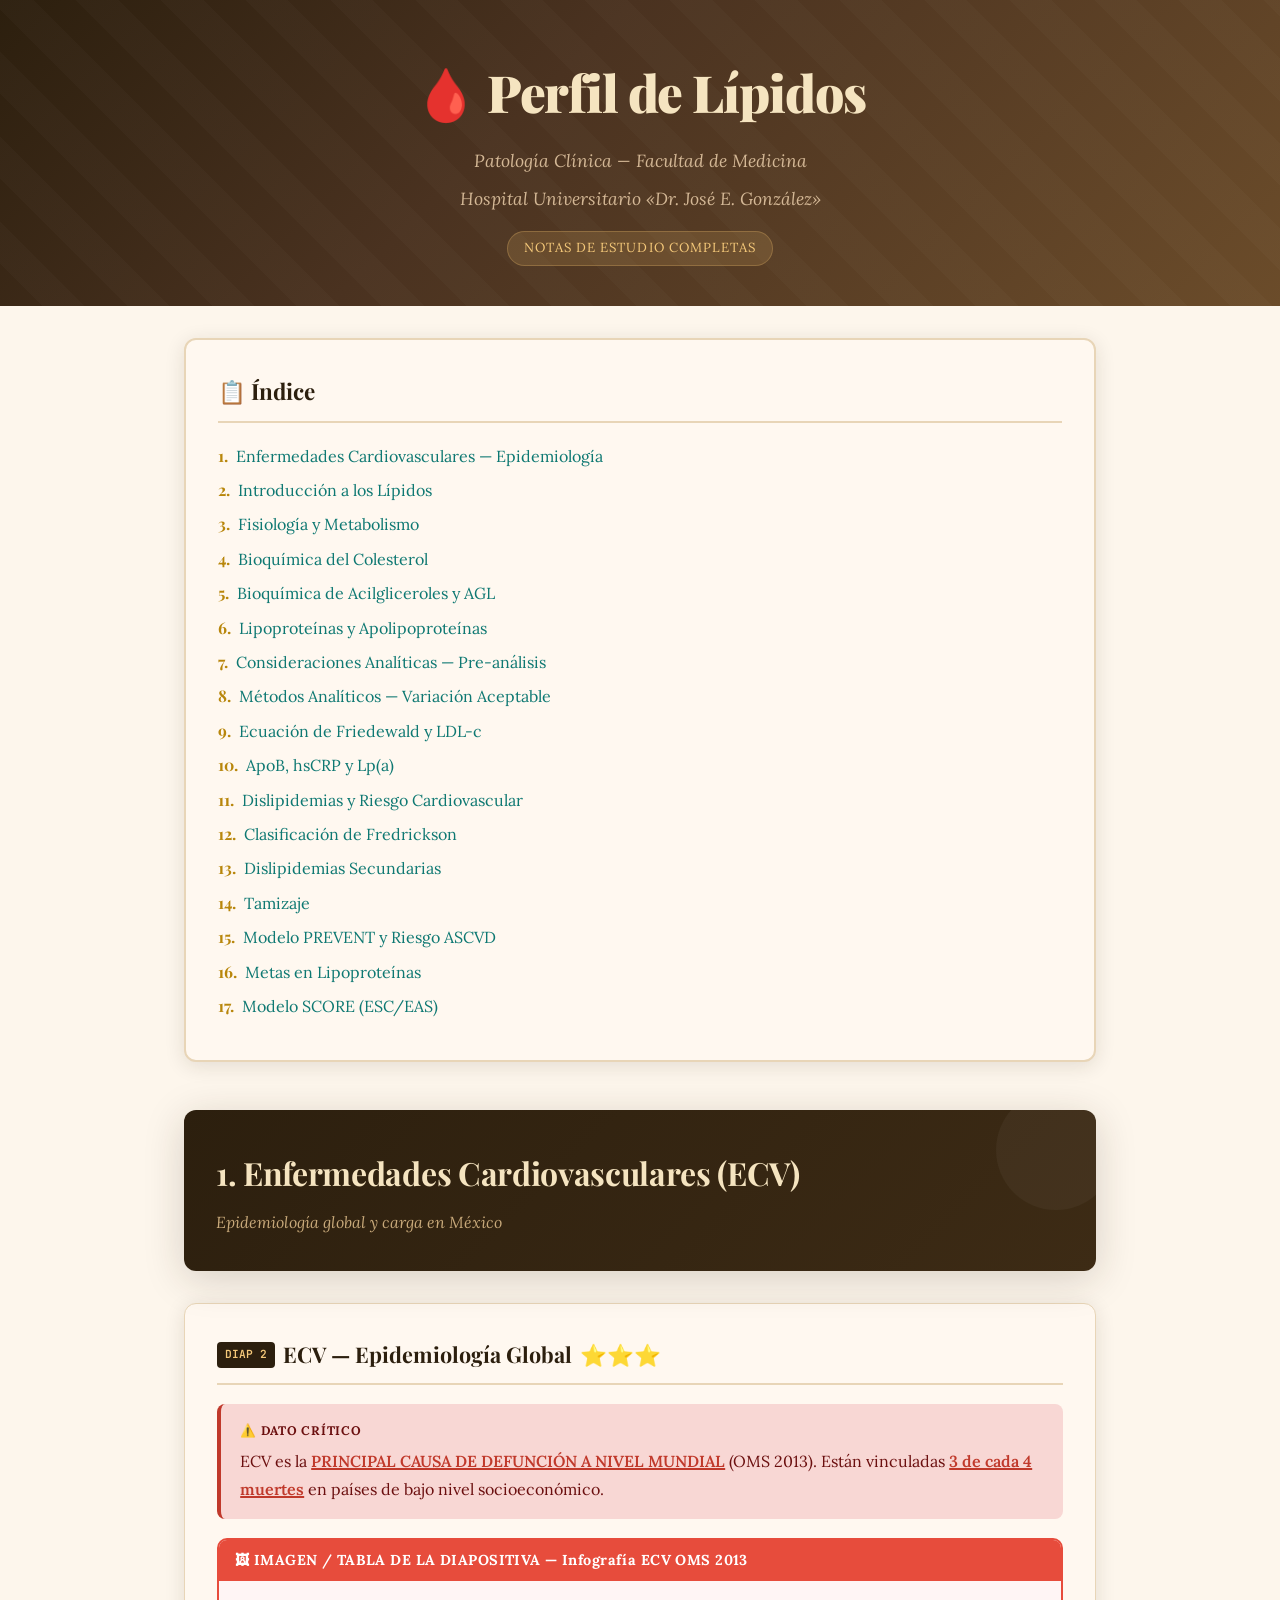
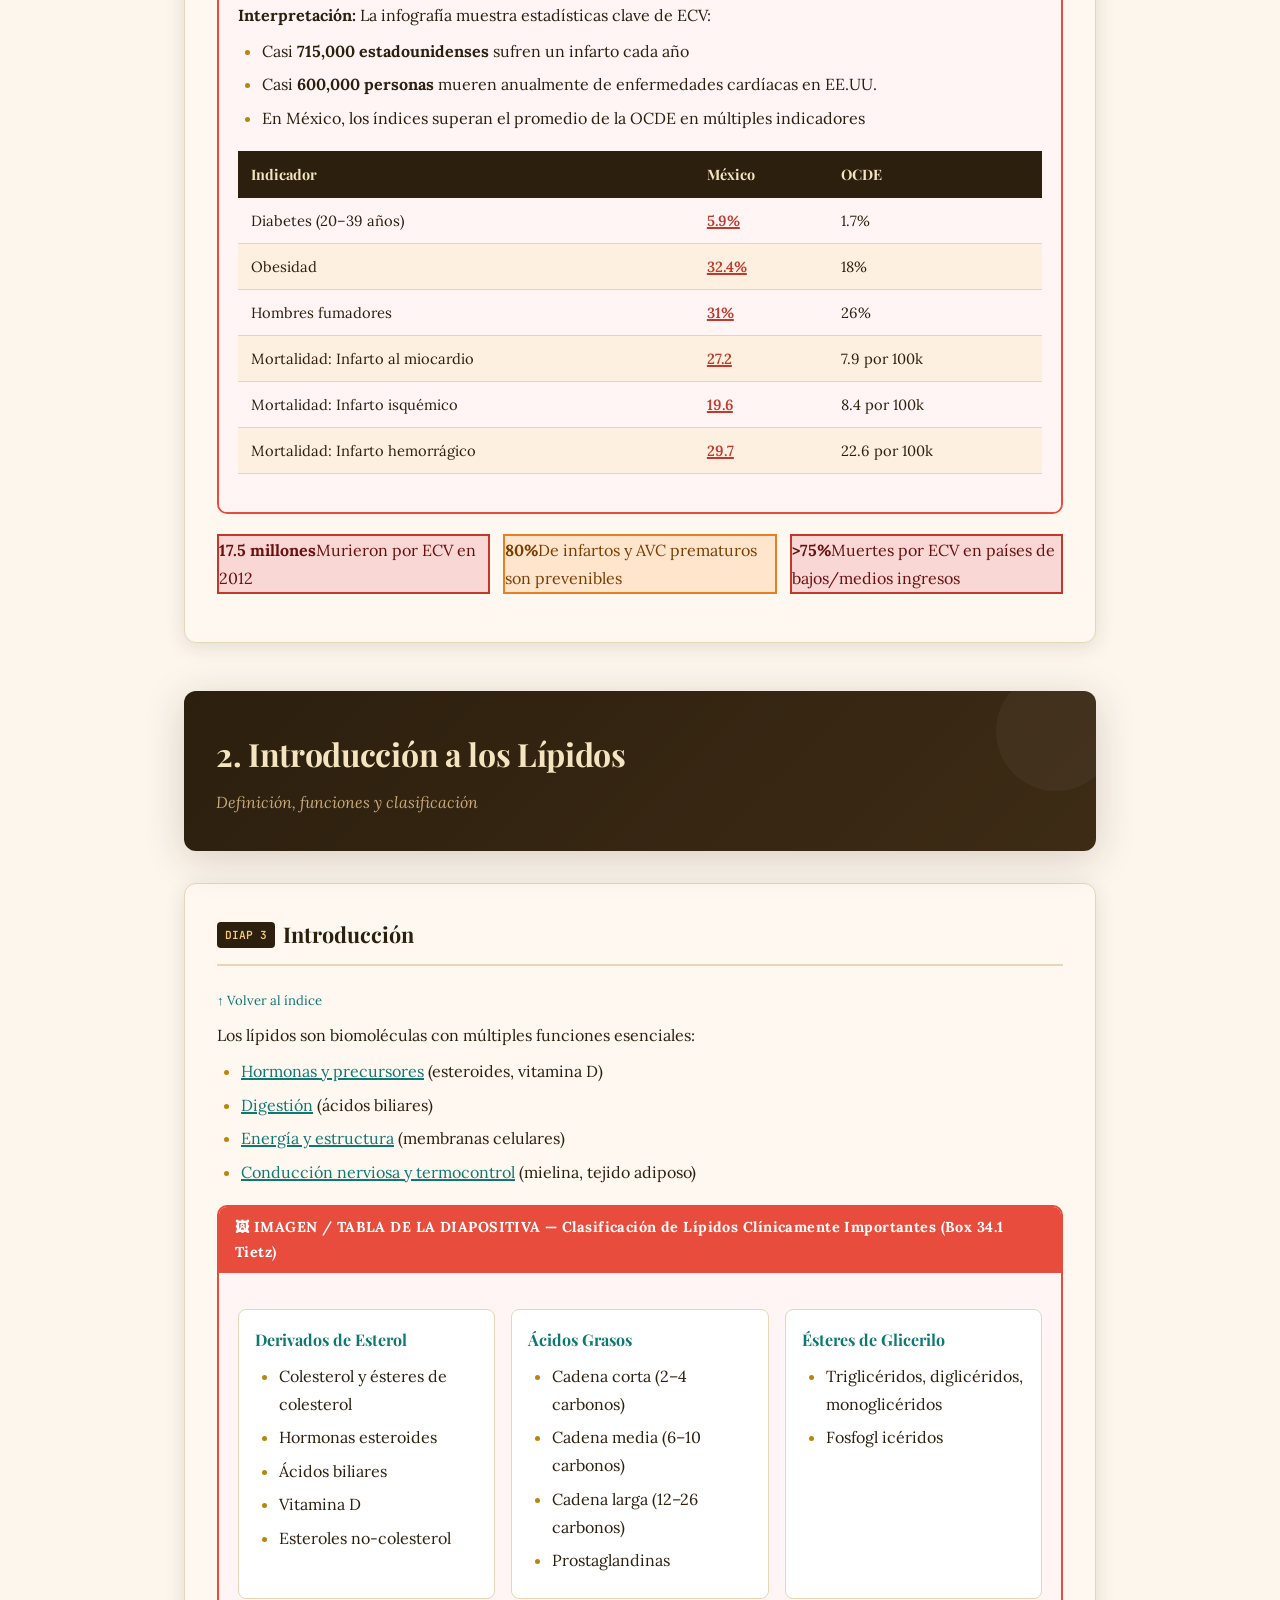
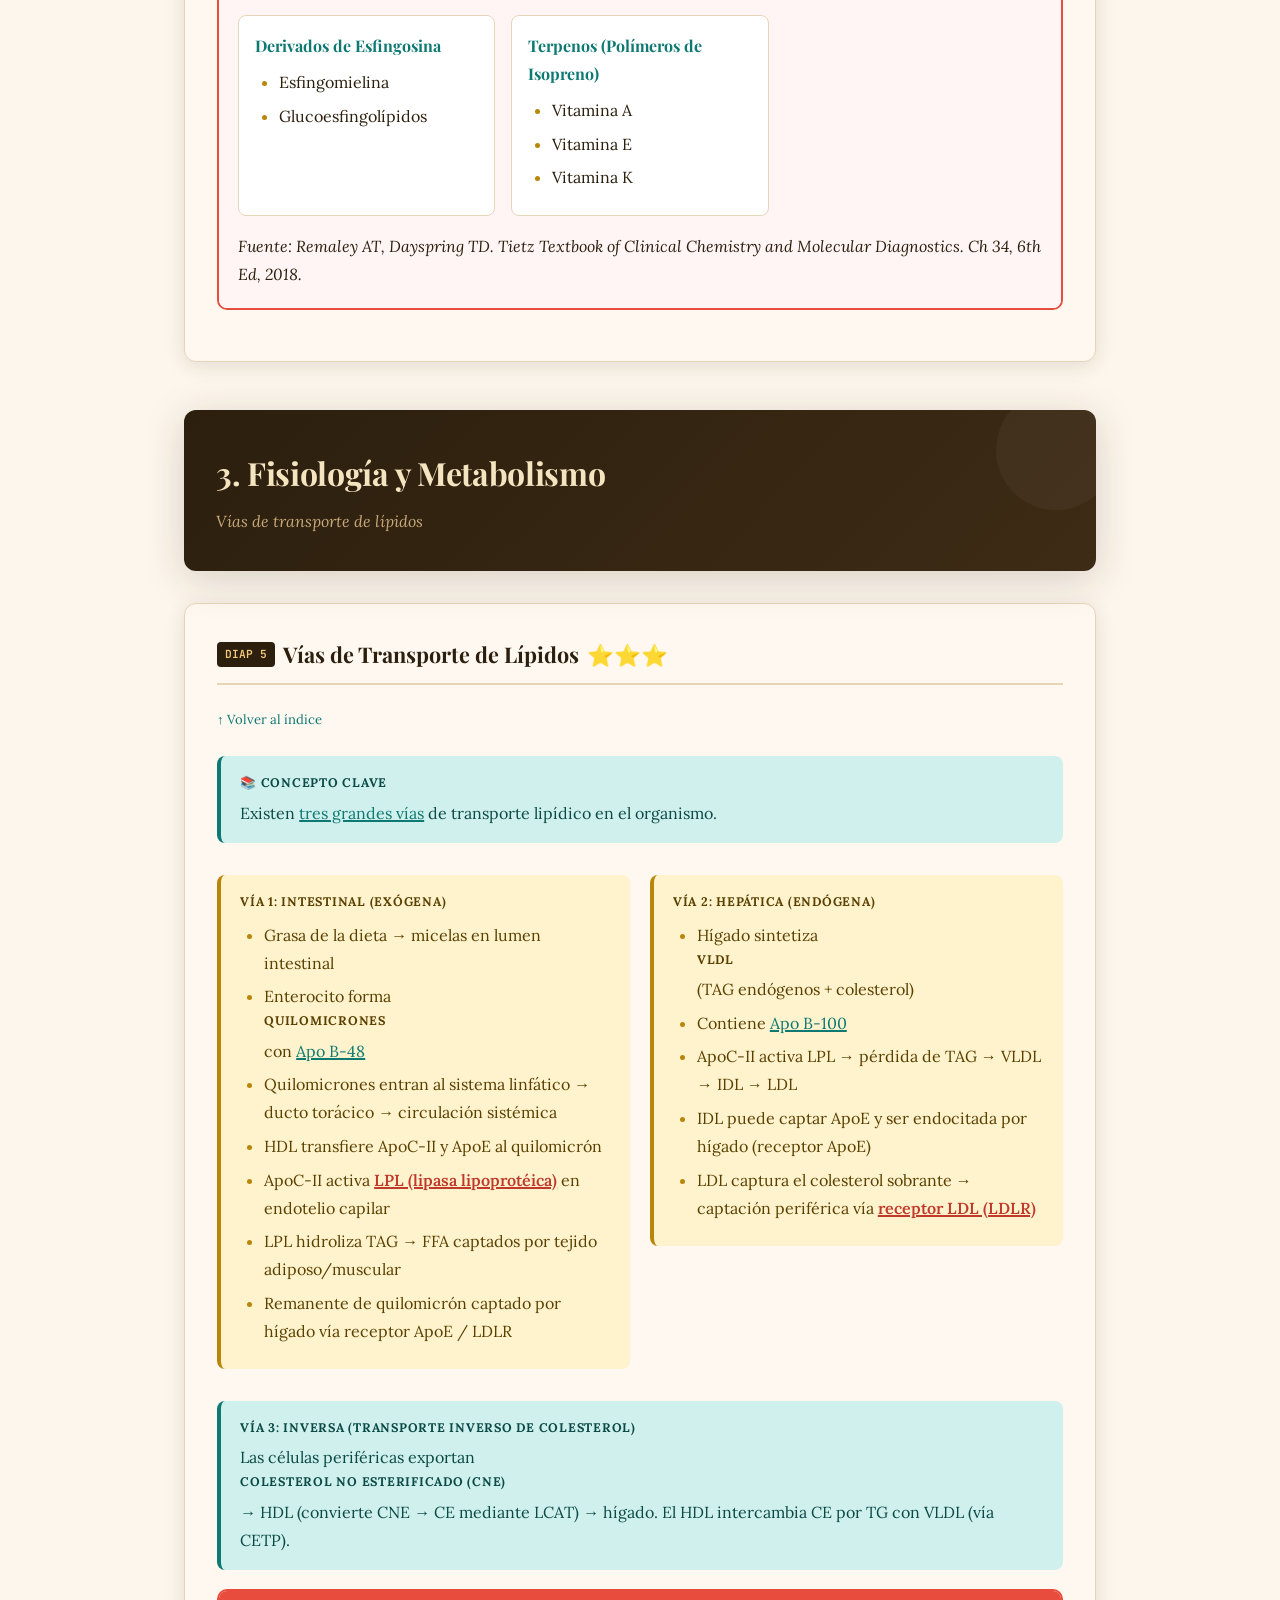
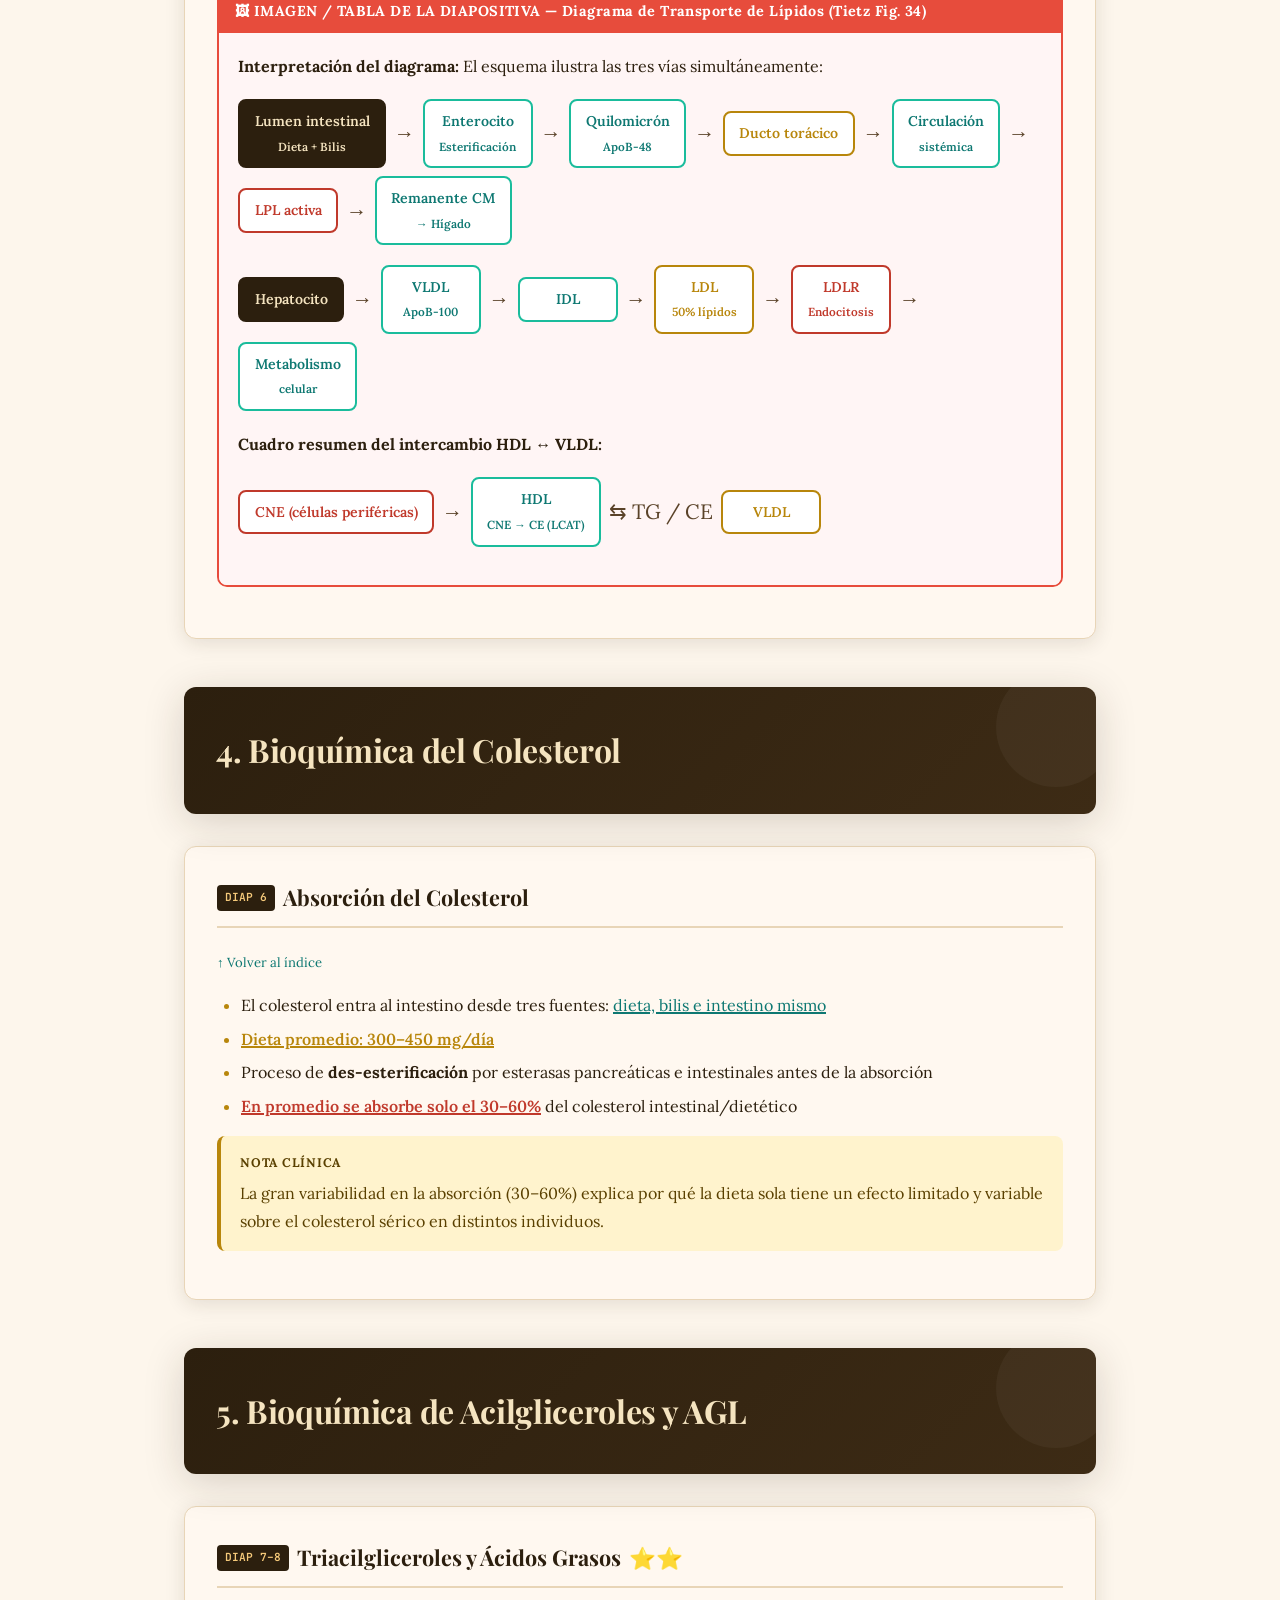
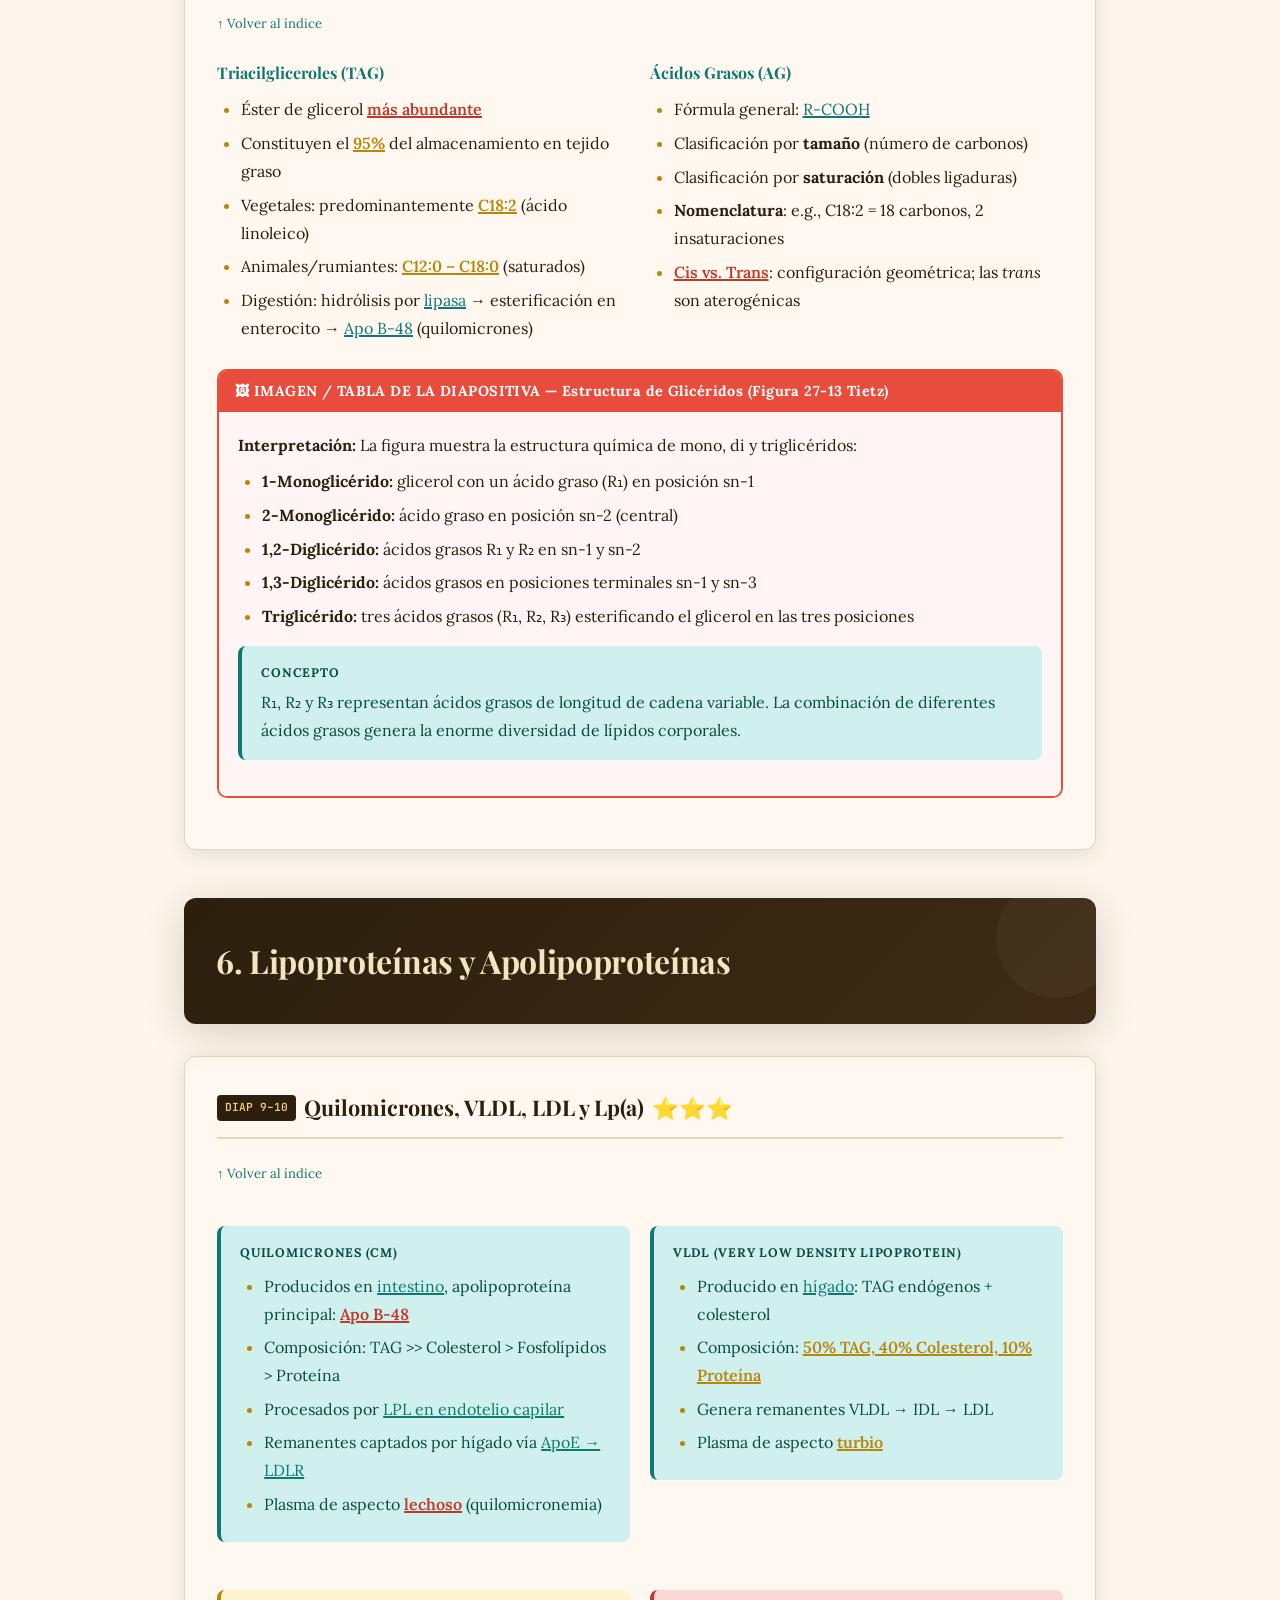
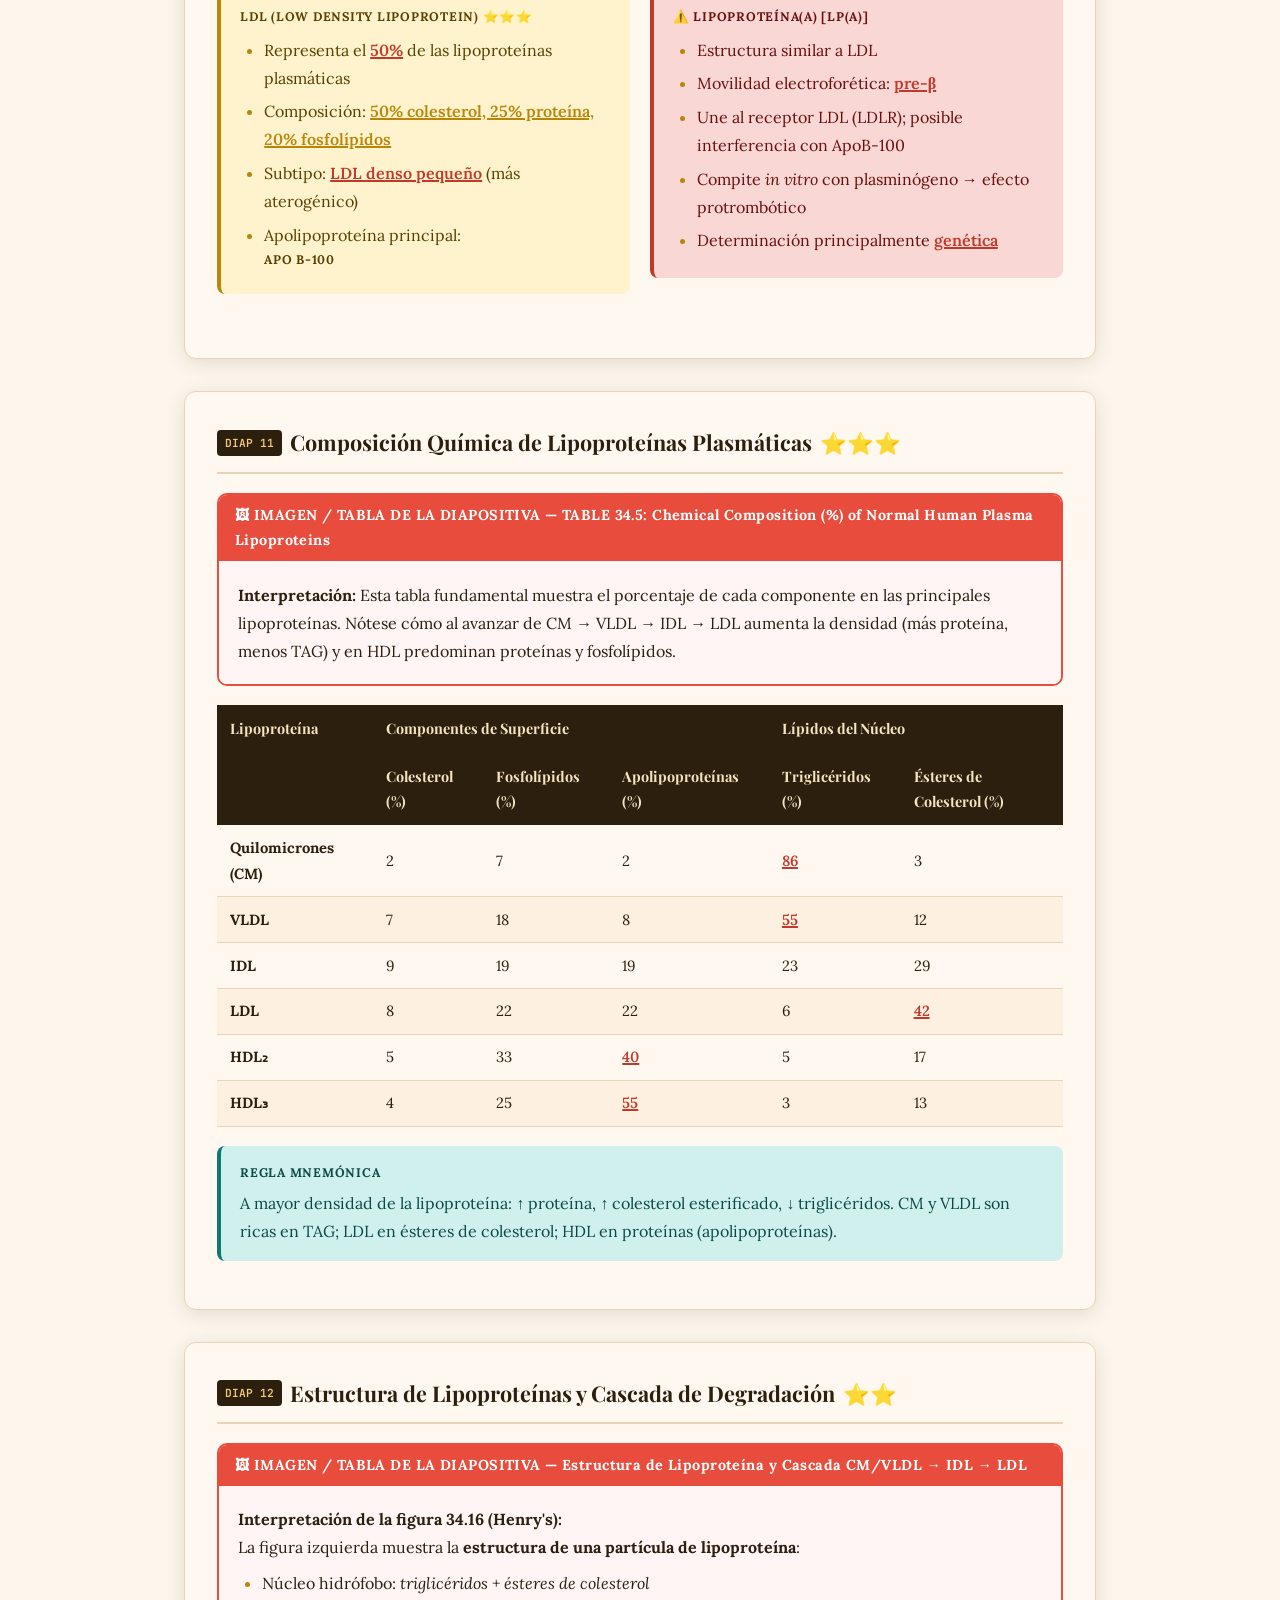
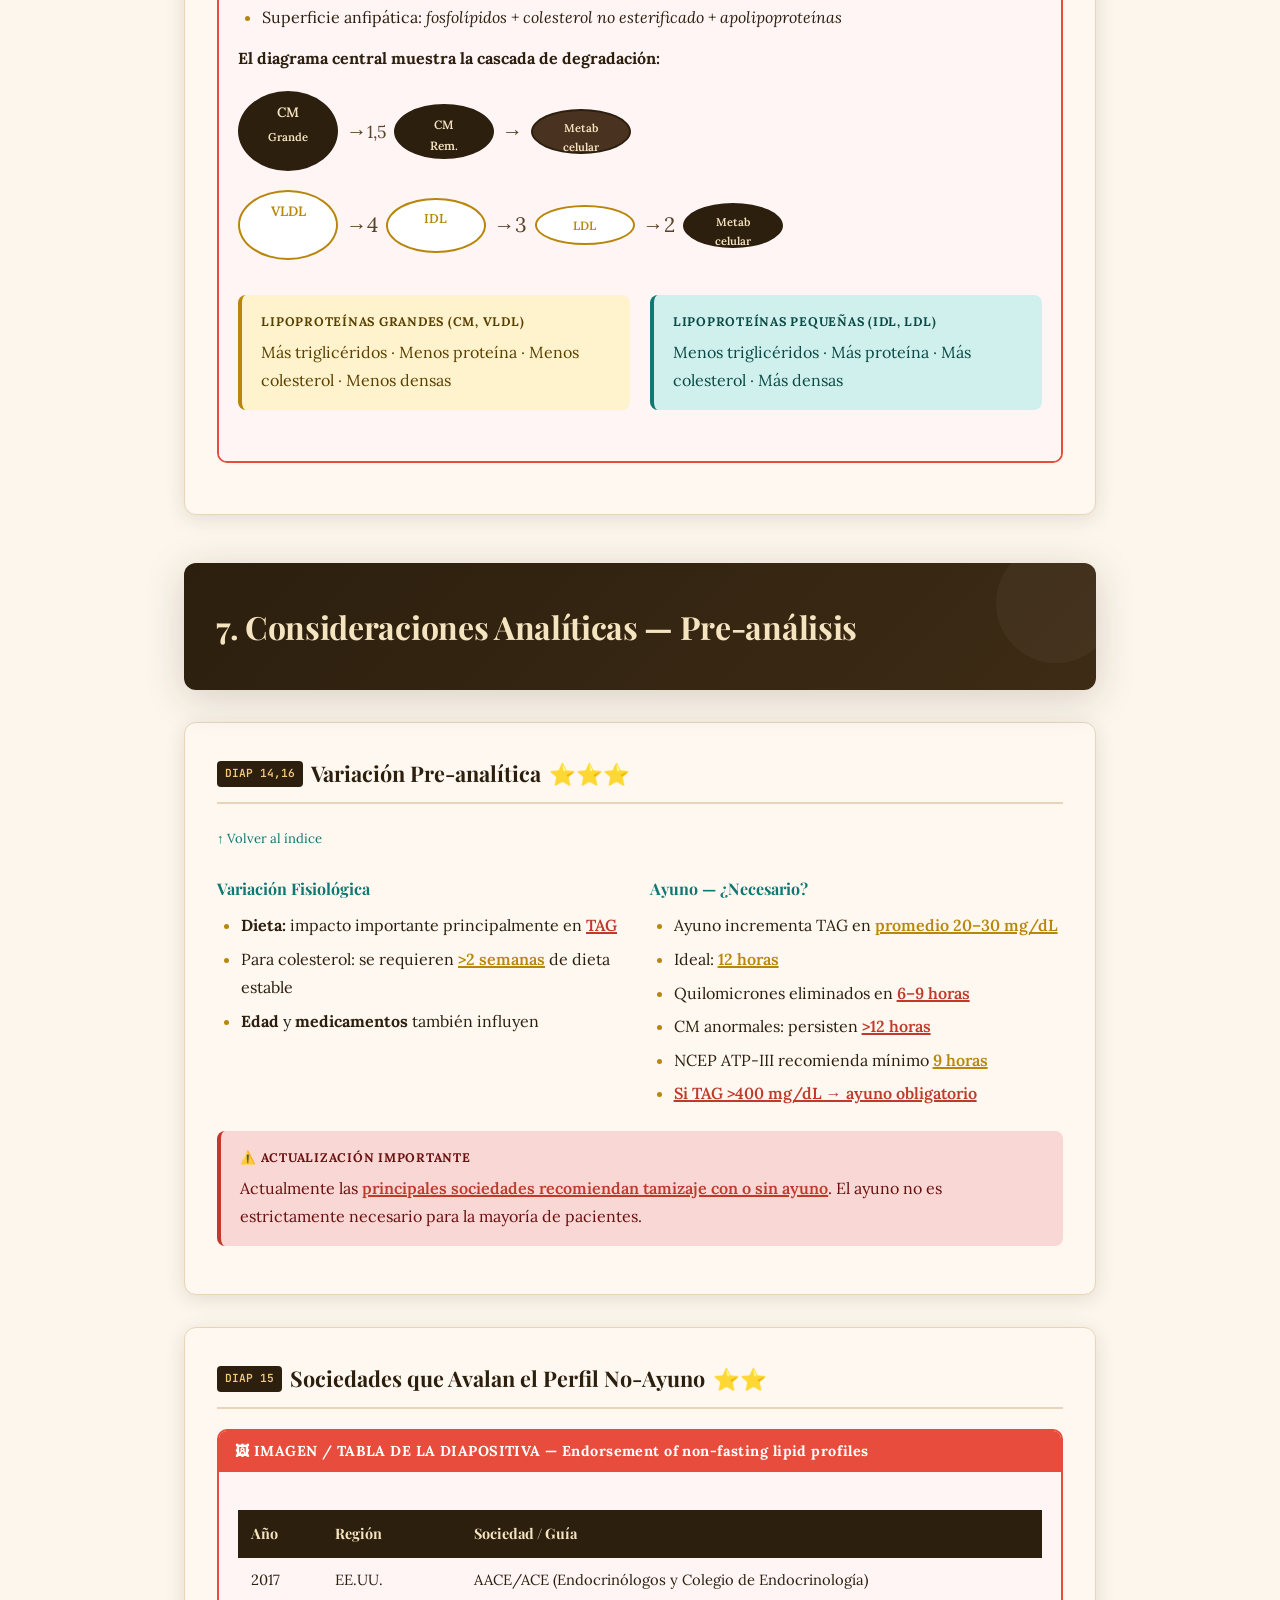
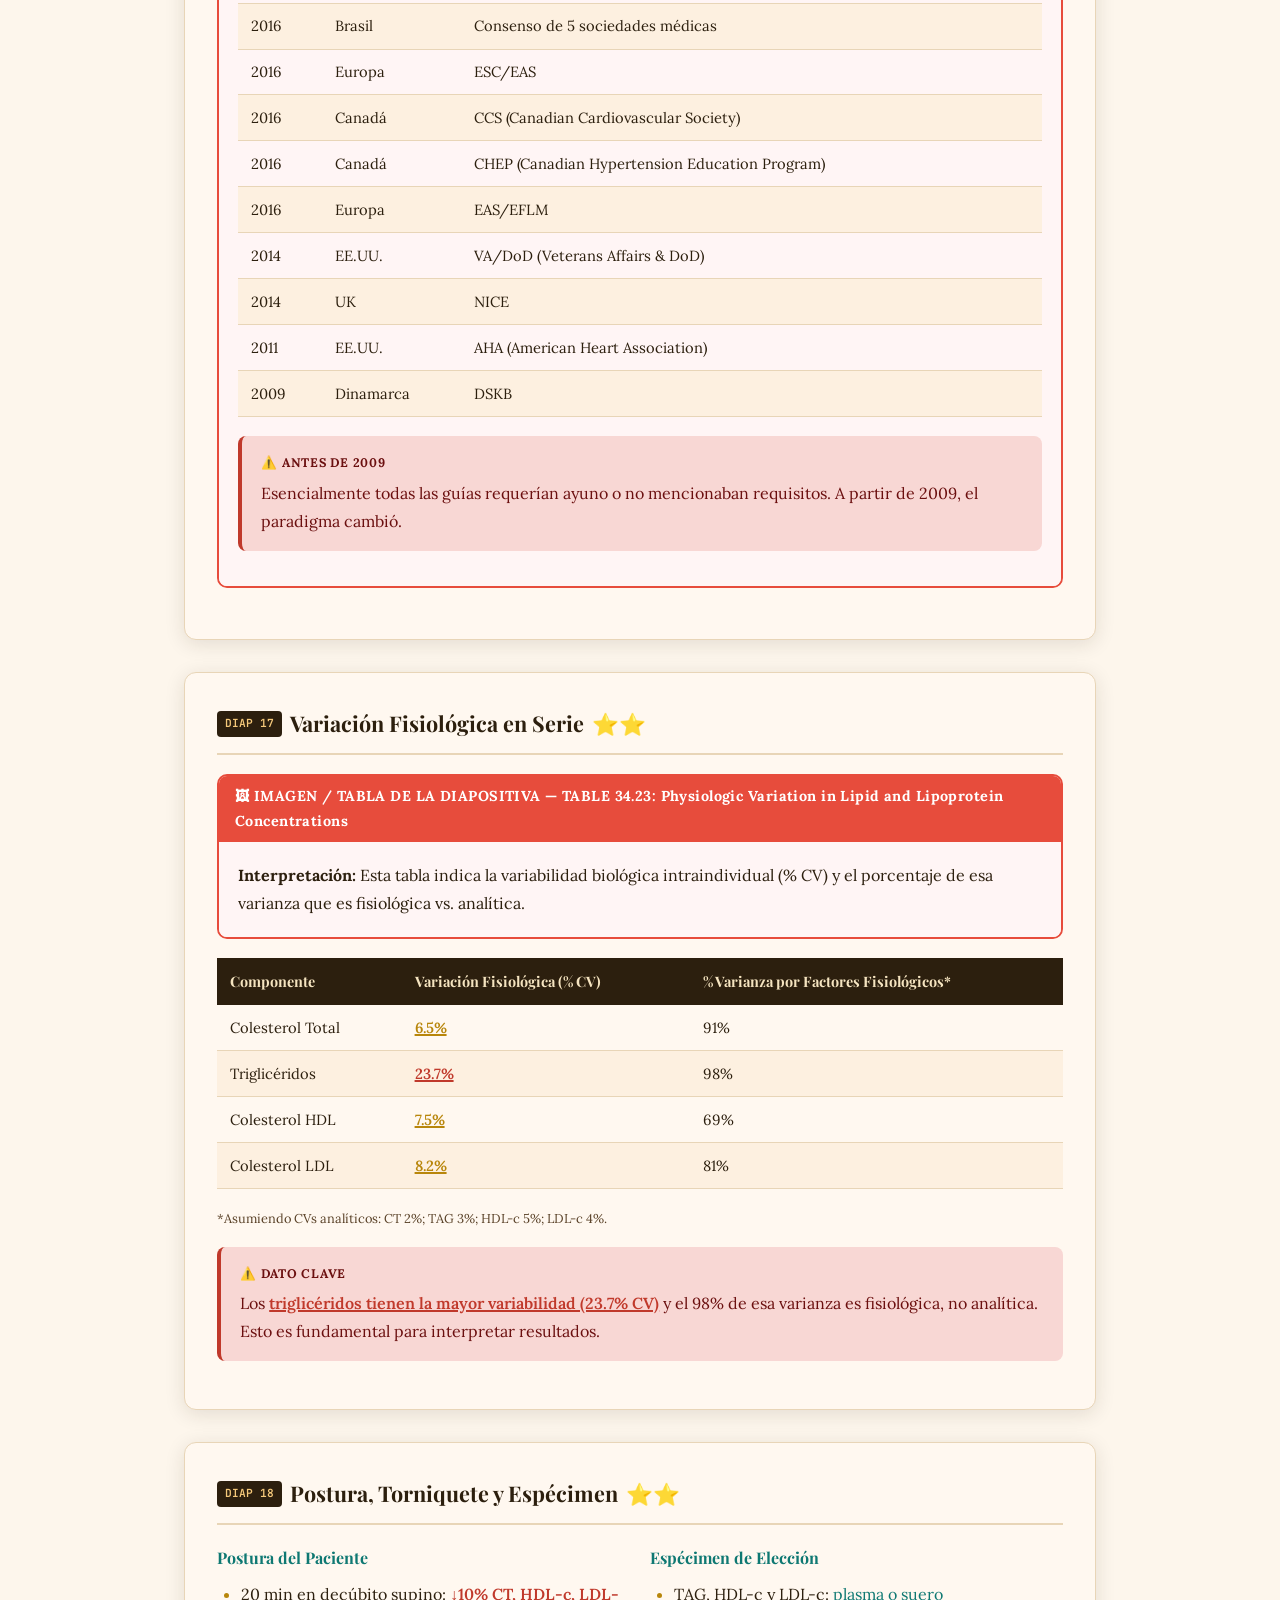
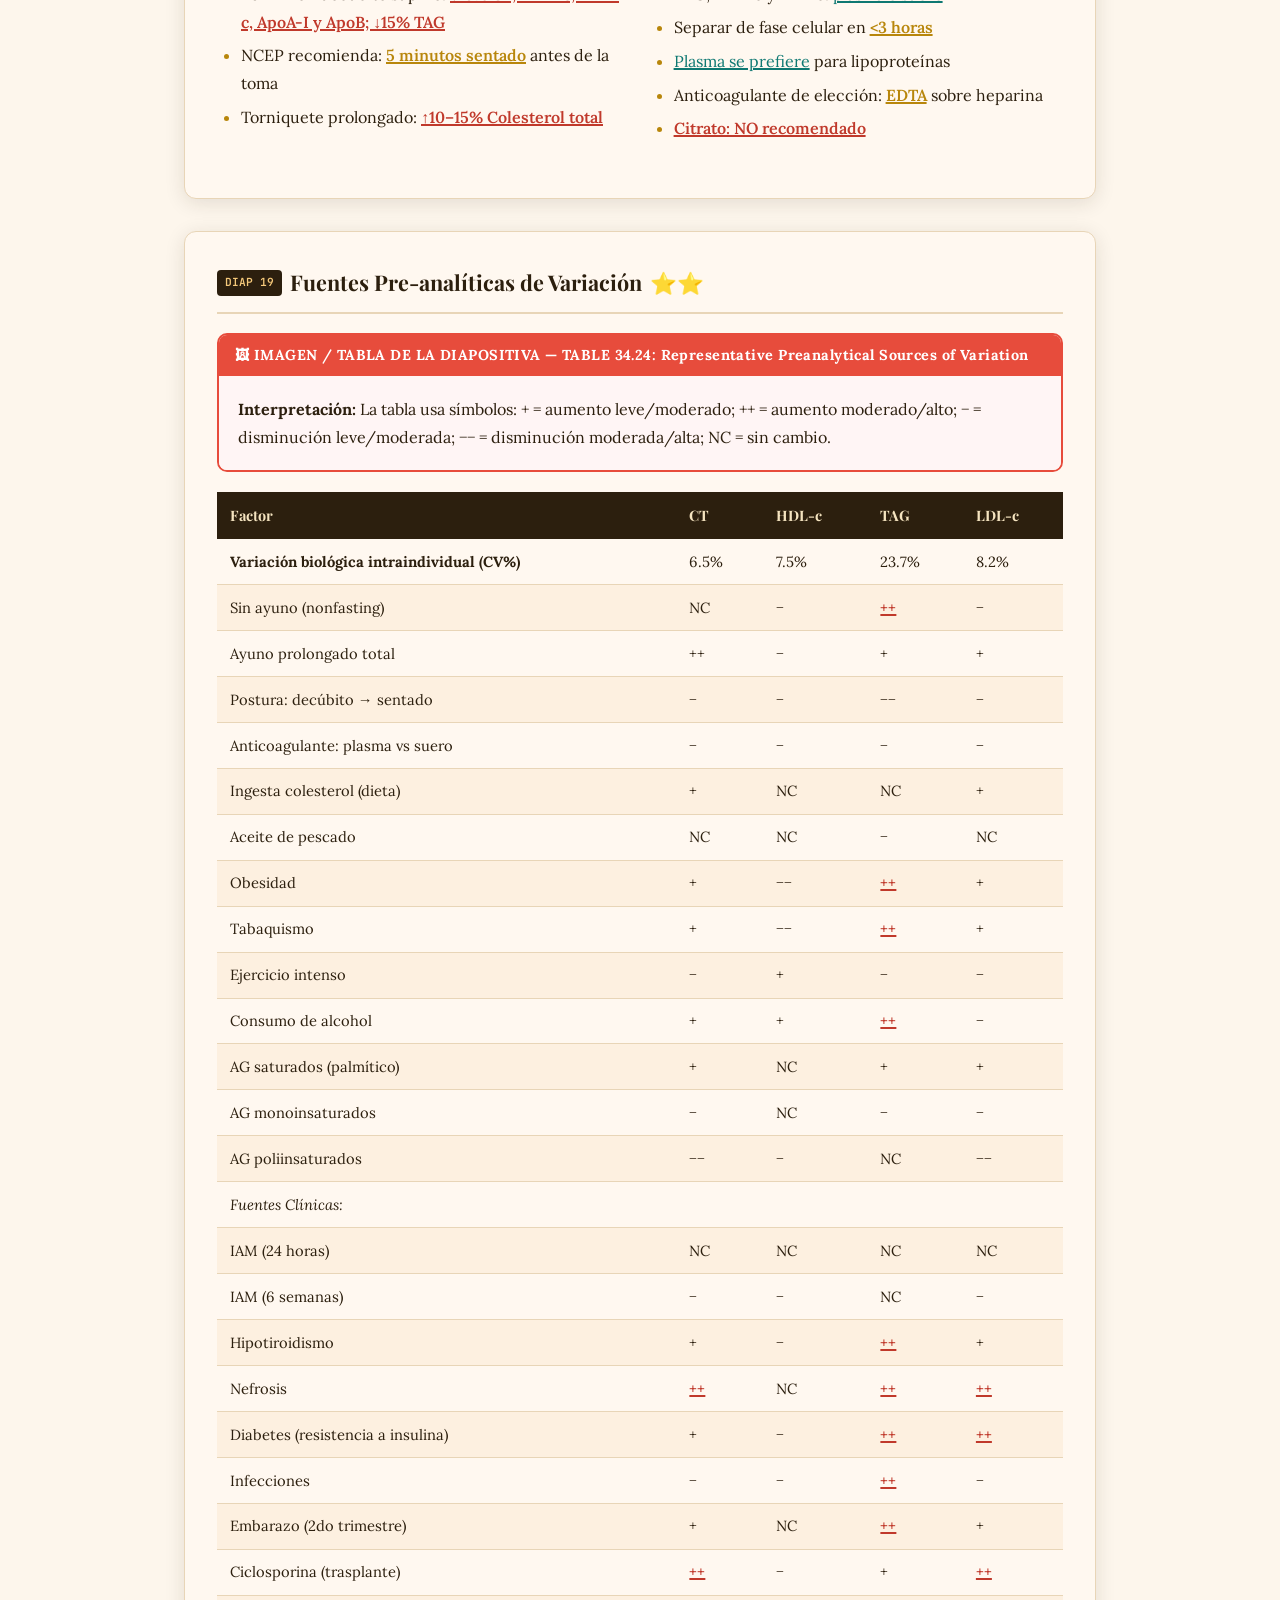
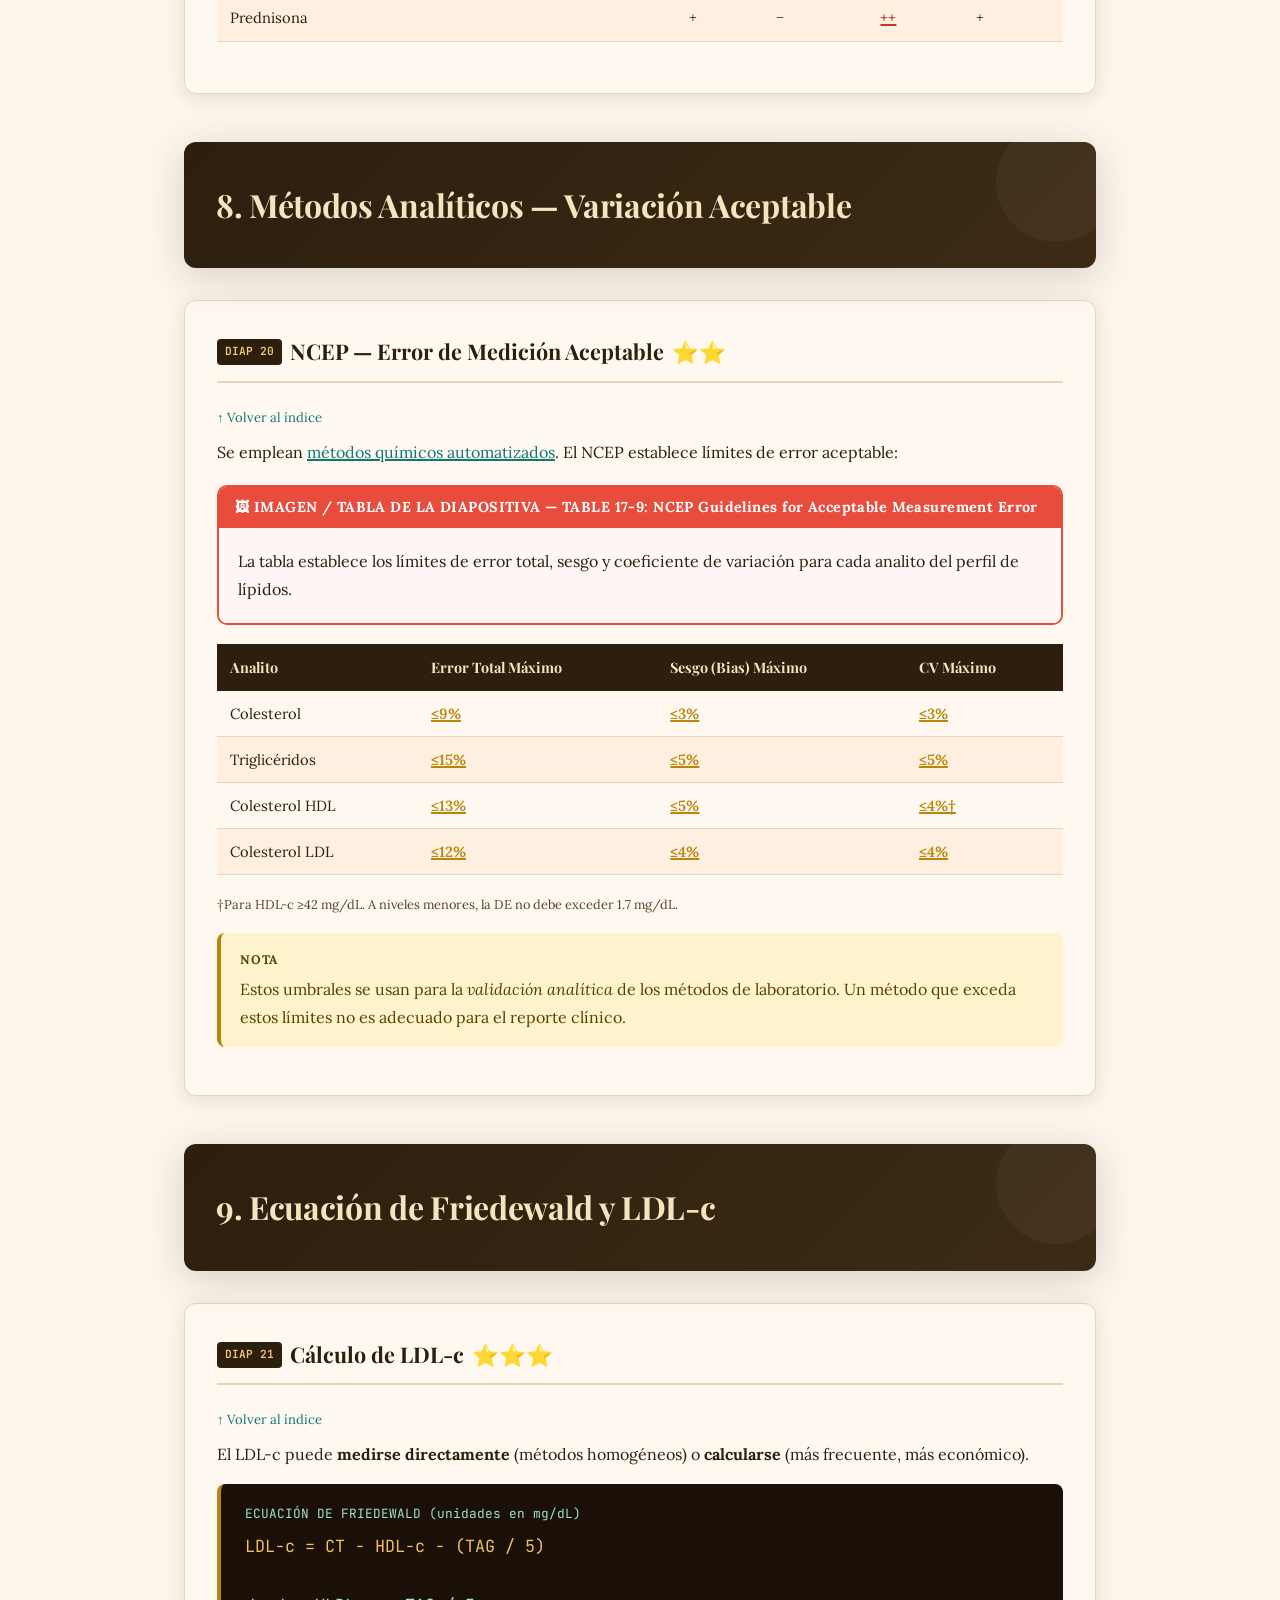
<file: public/topics/lipidos.html>
<!DOCTYPE html>
<html lang="es">
<head>
<meta charset="UTF-8">
<meta name="viewport" content="width=device-width, initial-scale=1.0">
<title>Perfil de Lípidos — Notas de Estudio</title>
<link href="https://fonts.googleapis.com/css2?family=Playfair+Display:ital,wght@0,400;0,600;0,700;0,900;1,400&family=Lora:ital,wght@0,400;0,500;0,600;1,400&family=JetBrains+Mono:wght@400;600&display=swap" rel="stylesheet">
<style>
  :root {
    --cream: #fdf6ec;
    --cream-dark: #f5e9d6;
    --cream-border: #e8d5b7;
    --text: #2c1f0e;
    --text-light: #5a4228;
    --red: #c0392b;
    --red-light: #f8d7d4;
    --red-border: #e74c3c;
    --teal: #0e7872;
    --teal-light: #d0f0ed;
    --teal-border: #1abc9c;
    --gold: #b8860b;
    --gold-light: #fff3cd;
    --gold-border: #f0ad4e;
    --dark: #1a1008;
    --section-bg: #2c1f0e;
    --star: #d4ac0d;
    --shadow: 0 4px 20px rgba(44,31,14,0.12);
    --shadow-lg: 0 8px 40px rgba(44,31,14,0.18);
  }

  * { box-sizing: border-box; margin: 0; padding: 0; }

  body {
    background: var(--cream);
    color: var(--text);
    font-family: 'Lora', Georgia, serif;
    font-size: 16px;
    line-height: 1.75;
  }

  /* ─── HEADER ─── */
  .site-header {
    background: linear-gradient(135deg, #2c1f0e 0%, #4a3220 40%, #6b4c2a 100%);
    color: #fdf6ec;
    padding: 3rem 2rem 2.5rem;
    text-align: center;
    position: relative;
    overflow: hidden;
  }
  .site-header::before {
    content: '';
    position: absolute; inset: 0;
    background: repeating-linear-gradient(45deg, transparent, transparent 30px, rgba(255,255,255,0.02) 30px, rgba(255,255,255,0.02) 60px);
  }
  .site-header h1 {
    font-family: 'Playfair Display', serif;
    font-size: clamp(2rem, 5vw, 3.2rem);
    font-weight: 900;
    letter-spacing: -0.02em;
    color: #f5e4c0;
    position: relative;
  }
  .site-header .subtitle {
    font-family: 'Lora', serif;
    font-style: italic;
    color: #d4b896;
    margin-top: 0.5rem;
    font-size: 1.1rem;
    position: relative;
  }
  .header-badge {
    display: inline-block;
    background: rgba(180,140,80,0.25);
    border: 1px solid rgba(180,140,80,0.5);
    color: #f5c97a;
    padding: 0.3rem 1rem;
    border-radius: 20px;
    font-size: 0.82rem;
    margin-top: 1rem;
    letter-spacing: 0.08em;
    text-transform: uppercase;
    position: relative;
  }

  /* ─── LAYOUT ─── */
  .container { max-width: 960px; margin: 0 auto; padding: 2rem 1.5rem 4rem; }

  /* ─── TABLE OF CONTENTS ─── */
  .toc {
    background: #fff8f0;
    border: 2px solid var(--cream-border);
    border-radius: 12px;
    padding: 2rem;
    margin-bottom: 3rem;
    box-shadow: var(--shadow);
  }
  .toc h2 {
    font-family: 'Playfair Display', serif;
    font-size: 1.4rem;
    color: var(--text);
    margin-bottom: 1.2rem;
    padding-bottom: 0.6rem;
    border-bottom: 2px solid var(--cream-border);
  }
  .toc ol { counter-reset: toc; padding-left: 0; list-style: none; }
  .toc li { counter-increment: toc; margin: 0.4rem 0; }
  .toc li::before {
    content: counter(toc) ".";
    font-family: 'Playfair Display', serif;
    font-weight: 700;
    color: var(--gold);
    margin-right: 0.5rem;
  }
  .toc a { color: var(--teal); text-decoration: none; transition: color 0.2s; }
  .toc a:hover { color: var(--red); text-decoration: underline; }

  /* ─── SECTION DIVIDERS ─── */
  .section-divider {
    background: linear-gradient(135deg, var(--section-bg) 0%, #3d2b15 100%);
    color: #f5e4c0;
    border-radius: 12px;
    padding: 2.2rem 2rem;
    margin: 3rem 0 2rem;
    box-shadow: var(--shadow-lg);
    position: relative;
    overflow: hidden;
  }
  .section-divider::after {
    content: '';
    position: absolute;
    right: -20px; top: -20px;
    width: 120px; height: 120px;
    border-radius: 50%;
    background: rgba(255,255,255,0.04);
  }
  .section-divider h2 {
    font-family: 'Playfair Display', serif;
    font-size: clamp(1.5rem, 3vw, 2rem);
    font-weight: 700;
    letter-spacing: -0.01em;
  }
  .section-divider p { color: #c8a97a; margin-top: 0.4rem; font-style: italic; }

  /* ─── SLIDE CARDS ─── */
  .slide-card {
    background: #fff8f0;
    border: 1px solid var(--cream-border);
    border-radius: 12px;
    padding: 2rem;
    margin-bottom: 2rem;
    box-shadow: var(--shadow);
  }
  .slide-card h3 {
    font-family: 'Playfair Display', serif;
    font-size: 1.35rem;
    font-weight: 700;
    color: var(--text);
    margin-bottom: 1.2rem;
    padding-bottom: 0.6rem;
    border-bottom: 2px solid var(--cream-border);
    display: flex;
    align-items: center;
    gap: 0.5rem;
  }
  .slide-number {
    background: var(--section-bg);
    color: #f5c97a;
    font-family: 'JetBrains Mono', monospace;
    font-size: 0.7rem;
    padding: 0.2rem 0.5rem;
    border-radius: 4px;
    font-weight: 600;
  }

  /* ─── TEXT STYLES ─── */
  .crit { color: var(--red); text-decoration: underline; text-decoration-color: var(--red); text-decoration-thickness: 2px; font-weight: 600; }
  .concept { color: var(--teal); text-decoration: underline; text-decoration-color: var(--teal); text-decoration-thickness: 2px; }
  .value { color: var(--gold); text-decoration: underline; text-decoration-color: var(--gold); text-decoration-thickness: 2px; font-weight: 600; }
  .star1::after { content: " ⭐"; }
  .star2::after { content: " ⭐⭐"; }
  .star3::after { content: " ⭐⭐⭐"; }

  /* ─── LISTS ─── */
  ul, ol { padding-left: 1.5rem; margin: 0.5rem 0; }
  li { margin: 0.35rem 0; }
  ul li::marker { color: var(--gold); }

  /* ─── NOTES BOXES ─── */
  .note { border-radius: 8px; padding: 1rem 1.2rem; margin: 1rem 0; border-left: 4px solid; }
  .note-yellow { background: var(--gold-light); border-color: var(--gold); color: #5a4000; }
  .note-red { background: var(--red-light); border-color: var(--red); color: #6b0f0f; }
  .note-teal { background: var(--teal-light); border-color: var(--teal); color: #0a4a46; }
  .note strong { font-weight: 700; text-transform: uppercase; font-size: 0.78rem; letter-spacing: 0.06em; display: block; margin-bottom: 0.3rem; }

  /* ─── IMAGE BOX ─── */
  .image-box {
    border: 2px solid var(--red-border);
    border-radius: 10px;
    margin: 1.2rem 0;
    overflow: hidden;
  }
  .image-box-header {
    background: var(--red-border);
    color: white;
    padding: 0.5rem 1rem;
    font-weight: 700;
    font-size: 0.9rem;
    letter-spacing: 0.03em;
  }
  .image-box-body { padding: 1.2rem; background: #fff5f5; }

  /* ─── FORMULA BOX ─── */
  .formula {
    background: #1a1008;
    color: #f0c060;
    font-family: 'JetBrains Mono', monospace;
    padding: 1.2rem 1.5rem;
    border-radius: 8px;
    margin: 1rem 0;
    font-size: 1.05rem;
    border-left: 4px solid var(--gold);
    overflow-x: auto;
  }
  .formula .formula-label { color: #a0e0d0; font-size: 0.8rem; margin-bottom: 0.4rem; display: block; }

  /* ─── TABLES ─── */
  .table-wrap { overflow-x: auto; margin: 1.2rem 0; }
  table { width: 100%; border-collapse: collapse; font-size: 0.92rem; }
  thead { background: var(--section-bg); color: #f5e4c0; }
  thead th { padding: 0.7rem 0.8rem; text-align: left; font-family: 'Playfair Display', serif; font-size: 0.9rem; }
  tbody tr:nth-child(even) { background: #fdf0e0; }
  tbody tr:hover { background: var(--teal-light); }
  td { padding: 0.6rem 0.8rem; border-bottom: 1px solid var(--cream-border); }

  /* ─── FLOW DIAGRAM ─── */
  .flow { display: flex; flex-wrap: wrap; align-items: center; gap: 0.5rem; margin: 1.2rem 0; }
  .flow-box {
    background: white;
    border: 2px solid var(--teal-border);
    border-radius: 8px;
    padding: 0.5rem 0.9rem;
    font-size: 0.88rem;
    font-weight: 600;
    color: var(--teal);
    text-align: center;
    min-width: 100px;
  }
  .flow-box.red { border-color: var(--red); color: var(--red); }
  .flow-box.gold { border-color: var(--gold); color: var(--gold); }
  .flow-box.dark { background: var(--section-bg); color: #f5e4c0; border-color: var(--section-bg); }
  .flow-arrow { font-size: 1.3rem; color: var(--text-light); }

  /* ─── SEVERITY CARDS ─── */
  .severity-grid { display: grid; grid-template-columns: repeat(auto-fit, minmax(160px, 1fr)); gap: 0.8rem; margin: 1rem 0; }
  .sev-card { border-radius: 8px; padding: 0.8rem; text-align: center; font-size: 0.88rem; }
  .sev-green { background: #d4edda; border: 2px solid #28a745; color: #155724; }
  .sev-yellow { background: var(--gold-light); border: 2px solid var(--gold); color: #5a4000; }
  .sev-orange { background: #ffe5cc; border: 2px solid #e67e22; color: #7a3e00; }
  .sev-red { background: var(--red-light); border: 2px solid var(--red); color: #6b0f0f; }
  .sev-card strong { display: block; font-family: 'Playfair Display', serif; font-size: 1rem; margin-bottom: 0.2rem; }

  /* ─── CLASSIFICATION GRID ─── */
  .classif-grid { display: grid; grid-template-columns: repeat(auto-fit, minmax(240px, 1fr)); gap: 1rem; margin: 1rem 0; }
  .classif-item { background: white; border-radius: 8px; padding: 1rem; border: 1px solid var(--cream-border); }
  .classif-item h4 { font-family: 'Playfair Display', serif; color: var(--teal); font-size: 1rem; margin-bottom: 0.4rem; }

  /* ─── LIPID TARGETS ─── */
  .target-group { margin: 1rem 0; }
  .target-header { font-family: 'Playfair Display', serif; font-weight: 700; color: var(--text); font-size: 1.05rem; margin-bottom: 0.5rem; border-left: 4px solid var(--gold); padding-left: 0.8rem; }

  /* ─── RISK BANDS ─── */
  .risk-bands { display: grid; grid-template-columns: repeat(auto-fit, minmax(150px, 1fr)); gap: 0.6rem; margin: 1rem 0; }
  .risk-band { padding: 0.8rem; border-radius: 8px; text-align: center; font-size: 0.85rem; font-weight: 600; }
  .rb-low { background: #d4edda; color: #155724; border: 2px solid #28a745; }
  .rb-border { background: var(--gold-light); color: #5a4000; border: 2px solid var(--gold); }
  .rb-inter { background: #ffe5cc; color: #7a3e00; border: 2px solid #e67e22; }
  .rb-high { background: var(--red-light); color: #6b0f0f; border: 2px solid var(--red); }

  /* ─── TWO COLUMN ─── */
  .two-col { display: grid; grid-template-columns: 1fr 1fr; gap: 1.2rem; margin: 1rem 0; }
  @media (max-width: 640px) { .two-col { grid-template-columns: 1fr; } .flow { flex-direction: column; } }

  /* ─── LIPOPROTEINS VISUAL ─── */
  .lipoprotein-row { display: flex; flex-wrap: wrap; gap: 0.8rem; align-items: flex-end; margin: 1rem 0; }
  .lp-item { text-align: center; }
  .lp-circle { border-radius: 50%; display: flex; align-items: center; justify-content: center; color: white; font-weight: 700; font-family: 'Playfair Display', serif; margin: 0 auto 0.3rem; font-size: 0.75rem; }
  .lp-name { font-size: 0.78rem; font-weight: 600; color: var(--text-light); }

  /* ─── BACK TO TOP ─── */
  .back-top { display: inline-block; color: var(--teal); text-decoration: none; font-size: 0.82rem; margin-bottom: 0.5rem; }
  .back-top:hover { color: var(--red); }

  /* ─── PRINT ─── */
  @media print { .site-header { background: #2c1f0e !important; } }
</style>
</head>
<body>

<!-- ═══════════════════════════════════════════════════════════ -->
<!--                        HEADER                               -->
<!-- ═══════════════════════════════════════════════════════════ -->
<div class="site-header">
  <h1>🩸 Perfil de Lípidos</h1>
  <p class="subtitle">Patología Clínica — Facultad de Medicina</p>
  <p class="subtitle">Hospital Universitario «Dr. José E. González»</p>
  <span class="header-badge">Notas de Estudio Completas</span>
</div>

<div class="container">

<!-- ─── TABLE OF CONTENTS ─── -->
<nav class="toc">
  <h2>📋 Índice</h2>
  <ol>
    <li><a href="#s1">Enfermedades Cardiovasculares — Epidemiología</a></li>
    <li><a href="#s2">Introducción a los Lípidos</a></li>
    <li><a href="#s3">Fisiología y Metabolismo</a></li>
    <li><a href="#s4">Bioquímica del Colesterol</a></li>
    <li><a href="#s5">Bioquímica de Acilgliceroles y AGL</a></li>
    <li><a href="#s6">Lipoproteínas y Apolipoproteínas</a></li>
    <li><a href="#s7">Consideraciones Analíticas — Pre-análisis</a></li>
    <li><a href="#s8">Métodos Analíticos — Variación Aceptable</a></li>
    <li><a href="#s9">Ecuación de Friedewald y LDL-c</a></li>
    <li><a href="#s10">ApoB, hsCRP y Lp(a)</a></li>
    <li><a href="#s11">Dislipidemias y Riesgo Cardiovascular</a></li>
    <li><a href="#s12">Clasificación de Fredrickson</a></li>
    <li><a href="#s13">Dislipidemias Secundarias</a></li>
    <li><a href="#s14">Tamizaje</a></li>
    <li><a href="#s15">Modelo PREVENT y Riesgo ASCVD</a></li>
    <li><a href="#s16">Metas en Lipoproteínas</a></li>
    <li><a href="#s17">Modelo SCORE (ESC/EAS)</a></li>
  </ol>
</nav>

<!-- ═══════════════════════════ SECCIÓN 1 ═══════════════════════════ -->
<div class="section-divider" id="s1">
  <h2>1. Enfermedades Cardiovasculares (ECV)</h2>
  <p>Epidemiología global y carga en México</p>
</div>

<div class="slide-card">
  <h3><span class="slide-number">DIAP 2</span> ECV — Epidemiología Global <span class="star3"></span></h3>

  <div class="note note-red">
    <strong>⚠️ Dato Crítico</strong>
    ECV es la <span class="crit">PRINCIPAL CAUSA DE DEFUNCIÓN A NIVEL MUNDIAL</span> (OMS 2013). Están vinculadas <span class="crit">3 de cada 4 muertes</span> en países de bajo nivel socioeconómico.
  </div>

  <div class="image-box">
    <div class="image-box-header">🖼 IMAGEN / TABLA DE LA DIAPOSITIVA — Infografía ECV OMS 2013</div>
    <div class="image-box-body">
      <p><strong>Interpretación:</strong> La infografía muestra estadísticas clave de ECV:</p>
      <ul>
        <li>Casi <strong>715,000 estadounidenses</strong> sufren un infarto cada año</li>
        <li>Casi <strong>600,000 personas</strong> mueren anualmente de enfermedades cardíacas en EE.UU.</li>
        <li>En México, los índices superan el promedio de la OCDE en múltiples indicadores</li>
      </ul>
      <div class="table-wrap">
        <table>
          <thead><tr><th>Indicador</th><th>México</th><th>OCDE</th></tr></thead>
          <tbody>
            <tr><td>Diabetes (20–39 años)</td><td class="crit">5.9%</td><td>1.7%</td></tr>
            <tr><td>Obesidad</td><td class="crit">32.4%</td><td>18%</td></tr>
            <tr><td>Hombres fumadores</td><td class="crit">31%</td><td>26%</td></tr>
            <tr><td>Mortalidad: Infarto al miocardio</td><td class="crit">27.2</td><td>7.9 por 100k</td></tr>
            <tr><td>Mortalidad: Infarto isquémico</td><td class="crit">19.6</td><td>8.4 por 100k</td></tr>
            <tr><td>Mortalidad: Infarto hemorrágico</td><td class="crit">29.7</td><td>22.6 por 100k</td></tr>
          </tbody>
        </table>
      </div>
    </div>
  </div>

  <div class="severity-grid">
    <div class="sev-red"><strong>17.5 millones</strong>Murieron por ECV en 2012</div>
    <div class="sev-orange"><strong>80%</strong>De infartos y AVC prematuros son prevenibles</div>
    <div class="sev-red"><strong>&gt;75%</strong>Muertes por ECV en países de bajos/medios ingresos</div>
  </div>
</div>

<!-- ═══════════════════════════ SECCIÓN 2 ═══════════════════════════ -->
<div class="section-divider" id="s2">
  <h2>2. Introducción a los Lípidos</h2>
  <p>Definición, funciones y clasificación</p>
</div>

<div class="slide-card">
  <h3><span class="slide-number">DIAP 3</span> Introducción</h3>
  <a href="#" class="back-top">↑ Volver al índice</a>

  <p>Los lípidos son biomoléculas con múltiples funciones esenciales:</p>
  <ul>
    <li><span class="concept">Hormonas y precursores</span> (esteroides, vitamina D)</li>
    <li><span class="concept">Digestión</span> (ácidos biliares)</li>
    <li><span class="concept">Energía y estructura</span> (membranas celulares)</li>
    <li><span class="concept">Conducción nerviosa y termocontrol</span> (mielina, tejido adiposo)</li>
  </ul>

  <div class="image-box">
    <div class="image-box-header">🖼 IMAGEN / TABLA DE LA DIAPOSITIVA — Clasificación de Lípidos Clínicamente Importantes (Box 34.1 Tietz)</div>
    <div class="image-box-body">
      <div class="classif-grid">
        <div class="classif-item">
          <h4>Derivados de Esterol</h4>
          <ul>
            <li>Colesterol y ésteres de colesterol</li>
            <li>Hormonas esteroides</li>
            <li>Ácidos biliares</li>
            <li>Vitamina D</li>
            <li>Esteroles no-colesterol</li>
          </ul>
        </div>
        <div class="classif-item">
          <h4>Ácidos Grasos</h4>
          <ul>
            <li>Cadena corta (2–4 carbonos)</li>
            <li>Cadena media (6–10 carbonos)</li>
            <li>Cadena larga (12–26 carbonos)</li>
            <li>Prostaglandinas</li>
          </ul>
        </div>
        <div class="classif-item">
          <h4>Ésteres de Glicerilo</h4>
          <ul>
            <li>Triglicéridos, diglicéridos, monoglicéridos</li>
            <li>Fosfogl icéridos</li>
          </ul>
        </div>
        <div class="classif-item">
          <h4>Derivados de Esfingosina</h4>
          <ul>
            <li>Esfingomielina</li>
            <li>Glucoesfingolípidos</li>
          </ul>
        </div>
        <div class="classif-item">
          <h4>Terpenos (Polímeros de Isopreno)</h4>
          <ul>
            <li>Vitamina A</li>
            <li>Vitamina E</li>
            <li>Vitamina K</li>
          </ul>
        </div>
      </div>
      <p><em>Fuente: Remaley AT, Dayspring TD. Tietz Textbook of Clinical Chemistry and Molecular Diagnostics. Ch 34, 6th Ed, 2018.</em></p>
    </div>
  </div>
</div>

<!-- ═══════════════════════════ SECCIÓN 3 ═══════════════════════════ -->
<div class="section-divider" id="s3">
  <h2>3. Fisiología y Metabolismo</h2>
  <p>Vías de transporte de lípidos</p>
</div>

<div class="slide-card">
  <h3><span class="slide-number">DIAP 5</span> Vías de Transporte de Lípidos <span class="star3"></span></h3>
  <a href="#" class="back-top">↑ Volver al índice</a>

  <div class="note note-teal">
    <strong>📚 Concepto Clave</strong>
    Existen <span class="concept">tres grandes vías</span> de transporte lipídico en el organismo.
  </div>

  <div class="two-col">
    <div>
      <div class="note note-yellow">
        <strong>Vía 1: Intestinal (Exógena)</strong>
        <ul>
          <li>Grasa de la dieta → micelas en lumen intestinal</li>
          <li>Enterocito forma <strong>quilomicrones</strong> con <span class="concept">Apo B-48</span></li>
          <li>Quilomicrones entran al sistema linfático → ducto torácico → circulación sistémica</li>
          <li>HDL transfiere ApoC-II y ApoE al quilomicrón</li>
          <li>ApoC-II activa <span class="crit">LPL (lipasa lipoprotéica)</span> en endotelio capilar</li>
          <li>LPL hidroliza TAG → FFA captados por tejido adiposo/muscular</li>
          <li>Remanente de quilomicrón captado por hígado vía receptor ApoE / LDLR</li>
        </ul>
      </div>
    </div>
    <div>
      <div class="note note-yellow">
        <strong>Vía 2: Hepática (Endógena)</strong>
        <ul>
          <li>Hígado sintetiza <strong>VLDL</strong> (TAG endógenos + colesterol)</li>
          <li>Contiene <span class="concept">Apo B-100</span></li>
          <li>ApoC-II activa LPL → pérdida de TAG → VLDL → IDL → LDL</li>
          <li>IDL puede captar ApoE y ser endocitada por hígado (receptor ApoE)</li>
          <li>LDL captura el colesterol sobrante → captación periférica vía <span class="crit">receptor LDL (LDLR)</span></li>
        </ul>
      </div>
    </div>
  </div>

  <div class="note note-teal">
    <strong>Vía 3: Inversa (Transporte Inverso de Colesterol)</strong>
    Las células periféricas exportan <strong>colesterol no esterificado (CNE)</strong> → HDL (convierte CNE → CE mediante LCAT) → hígado.
    El HDL intercambia CE por TG con VLDL (vía CETP).
  </div>

  <div class="image-box">
    <div class="image-box-header">🖼 IMAGEN / TABLA DE LA DIAPOSITIVA — Diagrama de Transporte de Lípidos (Tietz Fig. 34)</div>
    <div class="image-box-body">
      <p><strong>Interpretación del diagrama:</strong> El esquema ilustra las tres vías simultáneamente:</p>
      <div class="flow">
        <div class="flow-box dark">Lumen intestinal<br><small>Dieta + Bilis</small></div>
        <span class="flow-arrow">→</span>
        <div class="flow-box">Enterocito<br><small>Esterificación</small></div>
        <span class="flow-arrow">→</span>
        <div class="flow-box">Quilomicrón<br><small>ApoB-48</small></div>
        <span class="flow-arrow">→</span>
        <div class="flow-box gold">Ducto torácico</div>
        <span class="flow-arrow">→</span>
        <div class="flow-box">Circulación<br><small>sistémica</small></div>
        <span class="flow-arrow">→</span>
        <div class="flow-box red">LPL activa</div>
        <span class="flow-arrow">→</span>
        <div class="flow-box">Remanente CM<br><small>→ Hígado</small></div>
      </div>
      <div class="flow" style="margin-top:0.5rem">
        <div class="flow-box dark">Hepatocito</div>
        <span class="flow-arrow">→</span>
        <div class="flow-box">VLDL<br><small>ApoB-100</small></div>
        <span class="flow-arrow">→</span>
        <div class="flow-box">IDL</div>
        <span class="flow-arrow">→</span>
        <div class="flow-box gold">LDL<br><small>50% lípidos</small></div>
        <span class="flow-arrow">→</span>
        <div class="flow-box red">LDLR<br><small>Endocitosis</small></div>
        <span class="flow-arrow">→</span>
        <div class="flow-box">Metabolismo<br><small>celular</small></div>
      </div>
      <p style="margin-top:0.8rem"><strong>Cuadro resumen del intercambio HDL ↔ VLDL:</strong></p>
      <div class="flow">
        <div class="flow-box red">CNE (células periféricas)</div>
        <span class="flow-arrow">→</span>
        <div class="flow-box">HDL<br><small>CNE → CE (LCAT)</small></div>
        <span class="flow-arrow">⇆ TG / CE</span>
        <div class="flow-box gold">VLDL</div>
      </div>
    </div>
  </div>
</div>

<!-- ═══════════════════════════ SECCIÓN 4 ═══════════════════════════ -->
<div class="section-divider" id="s4">
  <h2>4. Bioquímica del Colesterol</h2>
</div>

<div class="slide-card">
  <h3><span class="slide-number">DIAP 6</span> Absorción del Colesterol</h3>
  <a href="#" class="back-top">↑ Volver al índice</a>
  <ul>
    <li>El colesterol entra al intestino desde tres fuentes: <span class="concept">dieta, bilis e intestino mismo</span></li>
    <li><span class="value">Dieta promedio: 300–450 mg/día</span></li>
    <li>Proceso de <strong>des-esterificación</strong> por esterasas pancreáticas e intestinales antes de la absorción</li>
    <li><span class="crit">En promedio se absorbe solo el 30–60%</span> del colesterol intestinal/dietético</li>
  </ul>
  <div class="note note-yellow">
    <strong>Nota Clínica</strong>
    La gran variabilidad en la absorción (30–60%) explica por qué la dieta sola tiene un efecto limitado y variable sobre el colesterol sérico en distintos individuos.
  </div>
</div>

<!-- ═══════════════════════════ SECCIÓN 5 ═══════════════════════════ -->
<div class="section-divider" id="s5">
  <h2>5. Bioquímica de Acilgliceroles y AGL</h2>
</div>

<div class="slide-card">
  <h3><span class="slide-number">DIAP 7–8</span> Triacilgliceroles y Ácidos Grasos <span class="star2"></span></h3>
  <a href="#" class="back-top">↑ Volver al índice</a>

  <div class="two-col">
    <div>
      <h4 style="font-family:'Playfair Display',serif; color:var(--teal); margin-bottom:0.5rem;">Triacilgliceroles (TAG)</h4>
      <ul>
        <li>Éster de glicerol <span class="crit">más abundante</span></li>
        <li>Constituyen el <span class="value">95%</span> del almacenamiento en tejido graso</li>
        <li>Vegetales: predominantemente <span class="value">C18:2</span> (ácido linoleico)</li>
        <li>Animales/rumiantes: <span class="value">C12:0 – C18:0</span> (saturados)</li>
        <li>Digestión: hidrólisis por <span class="concept">lipasa</span> → esterificación en enterocito → <span class="concept">Apo B-48</span> (quilomicrones)</li>
      </ul>
    </div>
    <div>
      <h4 style="font-family:'Playfair Display',serif; color:var(--teal); margin-bottom:0.5rem;">Ácidos Grasos (AG)</h4>
      <ul>
        <li>Fórmula general: <span class="concept">R-COOH</span></li>
        <li>Clasificación por <strong>tamaño</strong> (número de carbonos)</li>
        <li>Clasificación por <strong>saturación</strong> (dobles ligaduras)</li>
        <li><strong>Nomenclatura</strong>: e.g., C18:2 = 18 carbonos, 2 insaturaciones</li>
        <li><span class="crit">Cis vs. Trans</span>: configuración geométrica; las <em>trans</em> son aterogénicas</li>
      </ul>
    </div>
  </div>

  <div class="image-box">
    <div class="image-box-header">🖼 IMAGEN / TABLA DE LA DIAPOSITIVA — Estructura de Glicéridos (Figura 27-13 Tietz)</div>
    <div class="image-box-body">
      <p><strong>Interpretación:</strong> La figura muestra la estructura química de mono, di y triglicéridos:</p>
      <ul>
        <li><strong>1-Monoglicérido:</strong> glicerol con un ácido graso (R₁) en posición sn-1</li>
        <li><strong>2-Monoglicérido:</strong> ácido graso en posición sn-2 (central)</li>
        <li><strong>1,2-Diglicérido:</strong> ácidos grasos R₁ y R₂ en sn-1 y sn-2</li>
        <li><strong>1,3-Diglicérido:</strong> ácidos grasos en posiciones terminales sn-1 y sn-3</li>
        <li><strong>Triglicérido:</strong> tres ácidos grasos (R₁, R₂, R₃) esterificando el glicerol en las tres posiciones</li>
      </ul>
      <div class="note note-teal">
        <strong>Concepto</strong>
        R₁, R₂ y R₃ representan ácidos grasos de longitud de cadena variable. La combinación de diferentes ácidos grasos genera la enorme diversidad de lípidos corporales.
      </div>
    </div>
  </div>
</div>

<!-- ═══════════════════════════ SECCIÓN 6 ═══════════════════════════ -->
<div class="section-divider" id="s6">
  <h2>6. Lipoproteínas y Apolipoproteínas</h2>
</div>

<div class="slide-card">
  <h3><span class="slide-number">DIAP 9–10</span> Quilomicrones, VLDL, LDL y Lp(a) <span class="star3"></span></h3>
  <a href="#" class="back-top">↑ Volver al índice</a>

  <div class="two-col">
    <div>
      <div class="note note-teal">
        <strong>Quilomicrones (CM)</strong>
        <ul>
          <li>Producidos en <span class="concept">intestino</span>, apolipoproteína principal: <span class="crit">Apo B-48</span></li>
          <li>Composición: TAG &gt;&gt; Colesterol &gt; Fosfolípidos &gt; Proteína</li>
          <li>Procesados por <span class="concept">LPL en endotelio capilar</span></li>
          <li>Remanentes captados por hígado vía <span class="concept">ApoE → LDLR</span></li>
          <li>Plasma de aspecto <span class="crit">lechoso</span> (quilomicronemia)</li>
        </ul>
      </div>
    </div>
    <div>
      <div class="note note-teal">
        <strong>VLDL (Very Low Density Lipoprotein)</strong>
        <ul>
          <li>Producido en <span class="concept">hígado</span>: TAG endógenos + colesterol</li>
          <li>Composición: <span class="value">50% TAG, 40% Colesterol, 10% Proteína</span></li>
          <li>Genera remanentes VLDL → IDL → LDL</li>
          <li>Plasma de aspecto <span class="value">turbio</span></li>
        </ul>
      </div>
    </div>
  </div>

  <div class="two-col">
    <div>
      <div class="note note-yellow">
        <strong>LDL (Low Density Lipoprotein) ⭐⭐⭐</strong>
        <ul>
          <li>Representa el <span class="crit">50%</span> de las lipoproteínas plasmáticas</li>
          <li>Composición: <span class="value">50% colesterol, 25% proteína, 20% fosfolípidos</span></li>
          <li>Subtipo: <span class="crit">LDL denso pequeño</span> (más aterogénico)</li>
          <li>Apolipoproteína principal: <strong>Apo B-100</strong></li>
        </ul>
      </div>
    </div>
    <div>
      <div class="note note-red">
        <strong>⚠️ Lipoproteína(a) [Lp(a)]</strong>
        <ul>
          <li>Estructura similar a LDL</li>
          <li>Movilidad electroforética: <span class="crit">pre-β</span></li>
          <li>Une al receptor LDL (LDLR); posible interferencia con ApoB-100</li>
          <li>Compite <em>in vitro</em> con plasminógeno → efecto protrombótico</li>
          <li>Determinación principalmente <span class="crit">genética</span></li>
        </ul>
      </div>
    </div>
  </div>
</div>

<div class="slide-card">
  <h3><span class="slide-number">DIAP 11</span> Composición Química de Lipoproteínas Plasmáticas <span class="star3"></span></h3>

  <div class="image-box">
    <div class="image-box-header">🖼 IMAGEN / TABLA DE LA DIAPOSITIVA — TABLE 34.5: Chemical Composition (%) of Normal Human Plasma Lipoproteins</div>
    <div class="image-box-body">
      <p><strong>Interpretación:</strong> Esta tabla fundamental muestra el porcentaje de cada componente en las principales lipoproteínas. Nótese cómo al avanzar de CM → VLDL → IDL → LDL aumenta la densidad (más proteína, menos TAG) y en HDL predominan proteínas y fosfolípidos.</p>
    </div>
  </div>

  <div class="table-wrap">
    <table>
      <thead>
        <tr>
          <th>Lipoproteína</th>
          <th colspan="3">Componentes de Superficie</th>
          <th colspan="2">Lípidos del Núcleo</th>
        </tr>
        <tr>
          <th></th>
          <th>Colesterol (%)</th>
          <th>Fosfolípidos (%)</th>
          <th>Apolipoproteínas (%)</th>
          <th>Triglicéridos (%)</th>
          <th>Ésteres de Colesterol (%)</th>
        </tr>
      </thead>
      <tbody>
        <tr>
          <td><strong>Quilomicrones (CM)</strong></td>
          <td>2</td>
          <td>7</td>
          <td>2</td>
          <td class="crit">86</td>
          <td>3</td>
        </tr>
        <tr>
          <td><strong>VLDL</strong></td>
          <td>7</td>
          <td>18</td>
          <td>8</td>
          <td class="crit">55</td>
          <td>12</td>
        </tr>
        <tr>
          <td><strong>IDL</strong></td>
          <td>9</td>
          <td>19</td>
          <td>19</td>
          <td>23</td>
          <td>29</td>
        </tr>
        <tr>
          <td><strong>LDL</strong></td>
          <td>8</td>
          <td>22</td>
          <td>22</td>
          <td>6</td>
          <td class="crit">42</td>
        </tr>
        <tr>
          <td><strong>HDL₂</strong></td>
          <td>5</td>
          <td>33</td>
          <td class="crit">40</td>
          <td>5</td>
          <td>17</td>
        </tr>
        <tr>
          <td><strong>HDL₃</strong></td>
          <td>4</td>
          <td>25</td>
          <td class="crit">55</td>
          <td>3</td>
          <td>13</td>
        </tr>
      </tbody>
    </table>
  </div>

  <div class="note note-teal">
    <strong>Regla Mnemónica</strong>
    A mayor densidad de la lipoproteína: ↑ proteína, ↑ colesterol esterificado, ↓ triglicéridos. CM y VLDL son ricas en TAG; LDL en ésteres de colesterol; HDL en proteínas (apolipoproteínas).
  </div>
</div>

<div class="slide-card">
  <h3><span class="slide-number">DIAP 12</span> Estructura de Lipoproteínas y Cascada de Degradación <span class="star2"></span></h3>

  <div class="image-box">
    <div class="image-box-header">🖼 IMAGEN / TABLA DE LA DIAPOSITIVA — Estructura de Lipoproteína y Cascada CM/VLDL → IDL → LDL</div>
    <div class="image-box-body">
      <p><strong>Interpretación de la figura 34.16 (Henry's):</strong></p>
      <p>La figura izquierda muestra la <strong>estructura de una partícula de lipoproteína</strong>:</p>
      <ul>
        <li>Núcleo hidrófobo: <em>triglicéridos</em> + <em>ésteres de colesterol</em></li>
        <li>Superficie anfipática: <em>fosfolípidos</em> + <em>colesterol no esterificado</em> + <em>apolipoproteínas</em></li>
      </ul>
      <p style="margin-top:0.8rem"><strong>El diagrama central muestra la cascada de degradación:</strong></p>
      <div class="flow">
        <div class="flow-box dark" style="width:80px;height:80px;border-radius:50%;font-size:0.85rem;">CM<br><small>Grande</small></div>
        <span class="flow-arrow">→<small>1,5</small></span>
        <div class="flow-box dark" style="width:55px;height:55px;border-radius:50%;font-size:0.75rem;">CM<br>Rem.</div>
        <span class="flow-arrow">→</span>
        <div class="flow-box dark" style="background:#4a3220; width:45px;height:45px;border-radius:50%;font-size:0.7rem;">Metab<br>celular</div>
      </div>
      <div class="flow" style="margin-top:0.5rem">
        <div class="flow-box gold" style="width:70px;height:70px;border-radius:50%;font-size:0.85rem;">VLDL</div>
        <span class="flow-arrow">→4</span>
        <div class="flow-box gold" style="width:55px;height:55px;border-radius:50%;font-size:0.8rem;">IDL</div>
        <span class="flow-arrow">→3</span>
        <div class="flow-box gold" style="width:40px;height:40px;border-radius:50%;font-size:0.75rem;">LDL</div>
        <span class="flow-arrow">→2</span>
        <div class="flow-box dark" style="width:45px;height:45px;border-radius:50%;font-size:0.7rem;">Metab<br>celular</div>
      </div>
      <div class="two-col" style="margin-top:1rem">
        <div class="note note-yellow"><strong>Lipoproteínas Grandes (CM, VLDL)</strong>Más triglicéridos · Menos proteína · Menos colesterol · Menos densas</div>
        <div class="note note-teal"><strong>Lipoproteínas Pequeñas (IDL, LDL)</strong>Menos triglicéridos · Más proteína · Más colesterol · Más densas</div>
      </div>
    </div>
  </div>
</div>

<!-- ═══════════════════════════ SECCIÓN 7 ═══════════════════════════ -->
<div class="section-divider" id="s7">
  <h2>7. Consideraciones Analíticas — Pre-análisis</h2>
</div>

<div class="slide-card">
  <h3><span class="slide-number">DIAP 14,16</span> Variación Pre-analítica <span class="star3"></span></h3>
  <a href="#" class="back-top">↑ Volver al índice</a>

  <div class="two-col">
    <div>
      <h4 style="color:var(--teal);font-family:'Playfair Display',serif;margin-bottom:0.5rem;">Variación Fisiológica</h4>
      <ul>
        <li><strong>Dieta:</strong> impacto importante principalmente en <span class="crit">TAG</span></li>
        <li>Para colesterol: se requieren <span class="value">&gt;2 semanas</span> de dieta estable</li>
        <li><strong>Edad</strong> y <strong>medicamentos</strong> también influyen</li>
      </ul>
    </div>
    <div>
      <h4 style="color:var(--teal);font-family:'Playfair Display',serif;margin-bottom:0.5rem;">Ayuno — ¿Necesario?</h4>
      <ul>
        <li>Ayuno incrementa TAG en <span class="value">promedio 20–30 mg/dL</span></li>
        <li>Ideal: <span class="value">12 horas</span></li>
        <li>Quilomicrones eliminados en <span class="crit">6–9 horas</span></li>
        <li>CM anormales: persisten <span class="crit">&gt;12 horas</span></li>
        <li>NCEP ATP-III recomienda mínimo <span class="value">9 horas</span></li>
        <li><span class="crit">Si TAG &gt;400 mg/dL → ayuno obligatorio</span></li>
      </ul>
    </div>
  </div>

  <div class="note note-red">
    <strong>⚠️ Actualización Importante</strong>
    Actualmente las <span class="crit">principales sociedades recomiendan tamizaje con o sin ayuno</span>. El ayuno no es estrictamente necesario para la mayoría de pacientes.
  </div>
</div>

<div class="slide-card">
  <h3><span class="slide-number">DIAP 15</span> Sociedades que Avalan el Perfil No-Ayuno <span class="star2"></span></h3>

  <div class="image-box">
    <div class="image-box-header">🖼 IMAGEN / TABLA DE LA DIAPOSITIVA — Endorsement of non-fasting lipid profiles</div>
    <div class="image-box-body">
      <div class="table-wrap">
        <table>
          <thead><tr><th>Año</th><th>Región</th><th>Sociedad / Guía</th></tr></thead>
          <tbody>
            <tr><td>2017</td><td>EE.UU.</td><td>AACE/ACE (Endocrinólogos y Colegio de Endocrinología)</td></tr>
            <tr><td>2016</td><td>Brasil</td><td>Consenso de 5 sociedades médicas</td></tr>
            <tr><td>2016</td><td>Europa</td><td>ESC/EAS</td></tr>
            <tr><td>2016</td><td>Canadá</td><td>CCS (Canadian Cardiovascular Society)</td></tr>
            <tr><td>2016</td><td>Canadá</td><td>CHEP (Canadian Hypertension Education Program)</td></tr>
            <tr><td>2016</td><td>Europa</td><td>EAS/EFLM</td></tr>
            <tr><td>2014</td><td>EE.UU.</td><td>VA/DoD (Veterans Affairs &amp; DoD)</td></tr>
            <tr><td>2014</td><td>UK</td><td>NICE</td></tr>
            <tr><td>2011</td><td>EE.UU.</td><td>AHA (American Heart Association)</td></tr>
            <tr><td>2009</td><td>Dinamarca</td><td>DSKB</td></tr>
          </tbody>
        </table>
      </div>
      <div class="note note-red" style="margin-top:0.8rem">
        <strong>⚠️ Antes de 2009</strong>
        Esencialmente todas las guías requerían ayuno o no mencionaban requisitos. A partir de 2009, el paradigma cambió.
      </div>
    </div>
  </div>
</div>

<div class="slide-card">
  <h3><span class="slide-number">DIAP 17</span> Variación Fisiológica en Serie <span class="star2"></span></h3>

  <div class="image-box">
    <div class="image-box-header">🖼 IMAGEN / TABLA DE LA DIAPOSITIVA — TABLE 34.23: Physiologic Variation in Lipid and Lipoprotein Concentrations</div>
    <div class="image-box-body">
      <p><strong>Interpretación:</strong> Esta tabla indica la variabilidad biológica intraindividual (% CV) y el porcentaje de esa varianza que es fisiológica vs. analítica.</p>
    </div>
  </div>

  <div class="table-wrap">
    <table>
      <thead>
        <tr>
          <th>Componente</th>
          <th>Variación Fisiológica (% CV)</th>
          <th>% Varianza por Factores Fisiológicos*</th>
        </tr>
      </thead>
      <tbody>
        <tr><td>Colesterol Total</td><td class="value">6.5%</td><td>91%</td></tr>
        <tr><td>Triglicéridos</td><td class="crit">23.7%</td><td>98%</td></tr>
        <tr><td>Colesterol HDL</td><td class="value">7.5%</td><td>69%</td></tr>
        <tr><td>Colesterol LDL</td><td class="value">8.2%</td><td>81%</td></tr>
      </tbody>
    </table>
  </div>
  <p style="font-size:0.8rem;color:var(--text-light)">*Asumiendo CVs analíticos: CT 2%; TAG 3%; HDL-c 5%; LDL-c 4%.</p>

  <div class="note note-red">
    <strong>⚠️ Dato Clave</strong>
    Los <span class="crit">triglicéridos tienen la mayor variabilidad (23.7% CV)</span> y el 98% de esa varianza es fisiológica, no analítica. Esto es fundamental para interpretar resultados.
  </div>
</div>

<div class="slide-card">
  <h3><span class="slide-number">DIAP 18</span> Postura, Torniquete y Espécimen <span class="star2"></span></h3>

  <div class="two-col">
    <div>
      <h4 style="color:var(--teal);font-family:'Playfair Display',serif;margin-bottom:0.5rem;">Postura del Paciente</h4>
      <ul>
        <li>20 min en decúbito supino: <span class="crit">↓10% CT, HDL-c, LDL-c, ApoA-I y ApoB; ↓15% TAG</span></li>
        <li>NCEP recomienda: <span class="value">5 minutos sentado</span> antes de la toma</li>
        <li>Torniquete prolongado: <span class="crit">↑10–15% Colesterol total</span></li>
      </ul>
    </div>
    <div>
      <h4 style="color:var(--teal);font-family:'Playfair Display',serif;margin-bottom:0.5rem;">Espécimen de Elección</h4>
      <ul>
        <li>TAG, HDL-c y LDL-c: <span class="concept">plasma o suero</span></li>
        <li>Separar de fase celular en <span class="value">&lt;3 horas</span></li>
        <li><span class="concept">Plasma se prefiere</span> para lipoproteínas</li>
        <li>Anticoagulante de elección: <span class="value">EDTA</span> sobre heparina</li>
        <li><span class="crit">Citrato: NO recomendado</span></li>
      </ul>
    </div>
  </div>
</div>

<div class="slide-card">
  <h3><span class="slide-number">DIAP 19</span> Fuentes Pre-analíticas de Variación <span class="star2"></span></h3>

  <div class="image-box">
    <div class="image-box-header">🖼 IMAGEN / TABLA DE LA DIAPOSITIVA — TABLE 34.24: Representative Preanalytical Sources of Variation</div>
    <div class="image-box-body">
      <p><strong>Interpretación:</strong> La tabla usa símbolos: + = aumento leve/moderado; ++ = aumento moderado/alto; − = disminución leve/moderada; −− = disminución moderada/alta; NC = sin cambio.</p>
    </div>
  </div>

  <div class="table-wrap">
    <table>
      <thead>
        <tr><th>Factor</th><th>CT</th><th>HDL-c</th><th>TAG</th><th>LDL-c</th></tr>
      </thead>
      <tbody>
        <tr><td><strong>Variación biológica intraindividual (CV%)</strong></td><td>6.5%</td><td>7.5%</td><td>23.7%</td><td>8.2%</td></tr>
        <tr><td>Sin ayuno (nonfasting)</td><td>NC</td><td>−</td><td class="crit">++</td><td>−</td></tr>
        <tr><td>Ayuno prolongado total</td><td>++</td><td>−</td><td>+</td><td>+</td></tr>
        <tr><td>Postura: decúbito → sentado</td><td>−</td><td>−</td><td>−−</td><td>−</td></tr>
        <tr><td>Anticoagulante: plasma vs suero</td><td>−</td><td>−</td><td>−</td><td>−</td></tr>
        <tr><td>Ingesta colesterol (dieta)</td><td>+</td><td>NC</td><td>NC</td><td>+</td></tr>
        <tr><td>Aceite de pescado</td><td>NC</td><td>NC</td><td>−</td><td>NC</td></tr>
        <tr><td>Obesidad</td><td>+</td><td>−−</td><td class="crit">++</td><td>+</td></tr>
        <tr><td>Tabaquismo</td><td>+</td><td>−−</td><td class="crit">++</td><td>+</td></tr>
        <tr><td>Ejercicio intenso</td><td>−</td><td>+</td><td>−</td><td>−</td></tr>
        <tr><td>Consumo de alcohol</td><td>+</td><td>+</td><td class="crit">++</td><td>−</td></tr>
        <tr><td>AG saturados (palmítico)</td><td>+</td><td>NC</td><td>+</td><td>+</td></tr>
        <tr><td>AG monoinsaturados</td><td>−</td><td>NC</td><td>−</td><td>−</td></tr>
        <tr><td>AG poliinsaturados</td><td>−−</td><td>−</td><td>NC</td><td>−−</td></tr>
        <tr><td><em>Fuentes Clínicas:</em></td><td></td><td></td><td></td><td></td></tr>
        <tr><td>IAM (24 horas)</td><td>NC</td><td>NC</td><td>NC</td><td>NC</td></tr>
        <tr><td>IAM (6 semanas)</td><td>−</td><td>−</td><td>NC</td><td>−</td></tr>
        <tr><td>Hipotiroidismo</td><td>+</td><td>−</td><td class="crit">++</td><td>+</td></tr>
        <tr><td>Nefrosis</td><td class="crit">++</td><td>NC</td><td class="crit">++</td><td class="crit">++</td></tr>
        <tr><td>Diabetes (resistencia a insulina)</td><td>+</td><td>−</td><td class="crit">++</td><td class="crit">++</td></tr>
        <tr><td>Infecciones</td><td>−</td><td>−</td><td class="crit">++</td><td>−</td></tr>
        <tr><td>Embarazo (2do trimestre)</td><td>+</td><td>NC</td><td class="crit">++</td><td>+</td></tr>
        <tr><td>Ciclosporina (trasplante)</td><td class="crit">++</td><td>−</td><td>+</td><td class="crit">++</td></tr>
        <tr><td>Prednisona</td><td>+</td><td>−</td><td class="crit">++</td><td>+</td></tr>
      </tbody>
    </table>
  </div>
</div>

<!-- ═══════════════════════════ SECCIÓN 8 ═══════════════════════════ -->
<div class="section-divider" id="s8">
  <h2>8. Métodos Analíticos — Variación Aceptable</h2>
</div>

<div class="slide-card">
  <h3><span class="slide-number">DIAP 20</span> NCEP — Error de Medición Aceptable <span class="star2"></span></h3>
  <a href="#" class="back-top">↑ Volver al índice</a>

  <p>Se emplean <span class="concept">métodos químicos automatizados</span>. El NCEP establece límites de error aceptable:</p>

  <div class="image-box">
    <div class="image-box-header">🖼 IMAGEN / TABLA DE LA DIAPOSITIVA — TABLE 17-9: NCEP Guidelines for Acceptable Measurement Error</div>
    <div class="image-box-body"><p>La tabla establece los límites de error total, sesgo y coeficiente de variación para cada analito del perfil de lípidos.</p></div>
  </div>

  <div class="table-wrap">
    <table>
      <thead>
        <tr>
          <th>Analito</th>
          <th>Error Total Máximo</th>
          <th>Sesgo (Bias) Máximo</th>
          <th>CV Máximo</th>
        </tr>
      </thead>
      <tbody>
        <tr><td>Colesterol</td><td class="value">≤9%</td><td class="value">≤3%</td><td class="value">≤3%</td></tr>
        <tr><td>Triglicéridos</td><td class="value">≤15%</td><td class="value">≤5%</td><td class="value">≤5%</td></tr>
        <tr><td>Colesterol HDL</td><td class="value">≤13%</td><td class="value">≤5%</td><td class="value">≤4%†</td></tr>
        <tr><td>Colesterol LDL</td><td class="value">≤12%</td><td class="value">≤4%</td><td class="value">≤4%</td></tr>
      </tbody>
    </table>
  </div>
  <p style="font-size:0.8rem;color:var(--text-light)">†Para HDL-c ≥42 mg/dL. A niveles menores, la DE no debe exceder 1.7 mg/dL.</p>

  <div class="note note-yellow">
    <strong>Nota</strong>
    Estos umbrales se usan para la <em>validación analítica</em> de los métodos de laboratorio. Un método que exceda estos límites no es adecuado para el reporte clínico.
  </div>
</div>

<!-- ═══════════════════════════ SECCIÓN 9 ═══════════════════════════ -->
<div class="section-divider" id="s9">
  <h2>9. Ecuación de Friedewald y LDL-c</h2>
</div>

<div class="slide-card">
  <h3><span class="slide-number">DIAP 21</span> Cálculo de LDL-c <span class="star3"></span></h3>
  <a href="#" class="back-top">↑ Volver al índice</a>

  <p>El LDL-c puede <strong>medirse directamente</strong> (métodos homogéneos) o <strong>calcularse</strong> (más frecuente, más económico).</p>

  <div class="formula">
    <span class="formula-label">ECUACIÓN DE FRIEDEWALD (unidades en mg/dL)</span>
    LDL-c = CT − HDL-c − (TAG / 5)
    <br><br>
    <span style="color:#a0e0d0">donde: VLDL-c ≈ TAG / 5</span>
  </div>

  <div class="note note-red">
    <strong>⚠️ Limitaciones Críticas</strong>
    <ul>
      <li>Cuando <span class="crit">TAG &gt;400 mg/dL</span>: presencia de CM, remanentes y VLDL → <span class="crit">infraestimación &gt;10% del LDL-c</span></li>
      <li>Excelente correlación cuando <span class="value">TAG &lt;200 mg/dL</span></li>
      <li>Si TAG &gt;400 mg/dL: usar el factor de equivalencia de VLDLc ajustado (<strong>Martin et al. 2013</strong>)</li>
    </ul>
  </div>

  <div class="note note-teal">
    <strong>Concepto</strong>
    El factor TAG/5 es una <em>aproximación</em> del contenido de colesterol en VLDL. En condiciones de hipertrigliceridemia severa, este factor subestima la VLDL real, distorsionando el cálculo de LDL-c.
  </div>
</div>

<!-- ═══════════════════════════ SECCIÓN 10 ═══════════════════════════ -->
<div class="section-divider" id="s10">
  <h2>10. ApoB, hsCRP y Lipoproteína(a)</h2>
  <p>Marcadores adicionales de riesgo cardiovascular</p>
</div>

<div class="slide-card">
  <h3><span class="slide-number">DIAP 22</span> Apolipoproteína B (ApoB) <span class="star2"></span></h3>
  <a href="#" class="back-top">↑ Volver al índice</a>

  <div class="two-col">
    <div>
      <h4 style="color:var(--teal);font-family:'Playfair Display',serif;margin-bottom:0.5rem;">Método de medición</h4>
      <ul>
        <li>Inmunoensayos automatizados (<span class="concept">nefelometría / turbidimetría</span>)</li>
      </ul>
      <h4 style="color:var(--teal);font-family:'Playfair Display',serif;margin:0.8rem 0 0.4rem;">Significado clínico</h4>
      <ul>
        <li>Proteína estructural de <span class="crit">lipoproteínas aterogénicas</span> (LDL, VLDL, IDL, remanentes)</li>
        <li>Refleja el <span class="crit">número de partículas aterogénicas circulantes</span></li>
        <li>Alta correlación con colesterol no-HDL</li>
      </ul>
    </div>
    <div>
      <h4 style="color:var(--teal);font-family:'Playfair Display',serif;margin-bottom:0.5rem;">Indicaciones (No tamizaje rutinario)</h4>
      <ul>
        <li>Hipertrigliceridemia</li>
        <li>Síndrome metabólico / diabetes</li>
        <li>Discordancia LDL – no-HDL</li>
        <li>En guías <span class="concept">ACC/AHA 2026</span>: potenciador de riesgo cardiovascular</li>
        <li>Seguimiento y decisión de intensificación de tratamiento</li>
      </ul>
    </div>
  </div>
</div>

<div class="slide-card">
  <h3><span class="slide-number">DIAP 23</span> Proteína C Reactiva de Alta Sensibilidad (hsCRP) <span class="star2"></span></h3>

  <div class="two-col">
    <div>
      <ul>
        <li>Método: inmunoensayos automatizados (<span class="concept">nefelometría / turbidimetría</span>)</li>
        <li><span class="concept">Marcador inflamatorio</span> asociado con aterosclerosis</li>
        <li>La inflamación crónica participa en la fisiopatología de ASCVD</li>
      </ul>
    </div>
    <div>
      <div class="note note-red">
        <strong>⭐ Guías ACC/AHA 2026</strong>
        <ul>
          <li><span class="crit">hs-CRP ≥2 mg/L en más de una determinación</span></li>
          <li>Puede apoyar decisiones de intensificación de prevención primaria</li>
          <li>Es un <strong>potenciador de riesgo</strong></li>
        </ul>
      </div>
    </div>
  </div>
</div>

<div class="slide-card">
  <h3><span class="slide-number">DIAP 24</span> Lipoproteína(a) [Lp(a)] <span class="star3"></span></h3>

  <div class="two-col">
    <div>
      <ul>
        <li>Método: inmunoensayos automatizados (<span class="concept">nefelometría / turbidimetría</span>)</li>
        <li>Estructura: similar a LDL con apolipoproteína(a)</li>
        <li>Determinación principalmente <span class="crit">genética</span></li>
        <li>Niveles <span class="value">estables a lo largo de la vida</span></li>
      </ul>
    </div>
    <div>
      <div class="note note-red">
        <strong>⭐⭐⭐ Umbral de Riesgo</strong>
        <span class="crit">Lp(a) ≥50 mg/dL (≈125 nmol/L)</span> → mayor riesgo de ASCVD y estenosis valvular aórtica.
      </div>
      <div class="note note-yellow">
        <strong>Guías ACC/AHA 2026</strong>
        <ul>
          <li>Potenciador de riesgo cardiovascular</li>
          <li>Se recomienda medición <span class="crit">al menos una vez en la vida</span></li>
        </ul>
      </div>
    </div>
  </div>
</div>

<!-- ═══════════════════════════ SECCIÓN 11 ═══════════════════════════ -->
<div class="section-divider" id="s11">
  <h2>11. Dislipidemias y Riesgo Cardiovascular</h2>
</div>

<div class="slide-card">
  <h3><span class="slide-number">DIAP 26</span> Definición y Clasificación de Dislipidemia <span class="star3"></span></h3>
  <a href="#" class="back-top">↑ Volver al índice</a>

  <div class="note note-yellow">
    <strong>Contexto Histórico</strong>
    La clasificación de Frederickson data de <strong>1967</strong>. Cada fenotipo no representa una enfermedad en específico. Las guías modernas principales son NCEP 2002 ATP-III y ACC/AHA 2013/2026.
  </div>

  <p style="margin:1rem 0">La <span class="concept">dislipidemia</span> incluye cualquiera de las siguientes condiciones (o sus combinaciones):</p>

  <div class="severity-grid">
    <div class="sev-red"><strong>TAG &gt;200 mg/dL</strong>Hipertrigliceridemia</div>
    <div class="sev-orange"><strong>CT &gt;240 mg/dL</strong>Hipercolesterolemia</div>
    <div class="sev-red"><strong>LDL-c &gt;160 mg/dL</strong>LDL elevado</div>
    <div class="sev-yellow"><strong>HDL-c &lt;40 mg/dL</strong>HDL bajo</div>
  </div>
</div>

<div class="slide-card">
  <h3><span class="slide-number">DIAP 27–28</span> ↑CT con ↑LDL-c — Hipercolesterolemias <span class="star3"></span></h3>

  <div class="two-col">
    <div>
      <div class="note note-yellow">
        <strong>Hipercolesterolemia Poligénica</strong>
        <ul>
          <li>Multifactorial</li>
          <li><span class="value">85%</span> de todas las hipercolesterolemias</li>
          <li>Hipercolesterolemia relacionada con la edad que no responde a medidas no farmacológicas</li>
        </ul>
      </div>
    </div>
    <div>
      <div class="note note-red">
        <strong>⭐⭐⭐ Hipercolesterolemia Familiar (Tipo 2A)</strong>
        <ul>
          <li>Causa más común: <span class="crit">mutación LDLR</span> (Autosómica Dominante, Cr 19)</li>
          <li>Heterocigoto: <span class="value">1/500</span> — ECV temprana</li>
          <li>Homocigoto: presentación en infancia, <span class="crit">LDL-c &gt;400 mg/dL</span></li>
          <li>LDLR &lt;2%: esperanza de vida ~<span class="crit">20 años</span></li>
          <li>LDLR 2–25%: ECV a los ~<span class="crit">30 años</span></li>
        </ul>
      </div>
    </div>
  </div>

  <h4 style="font-family:'Playfair Display',serif;color:var(--text);margin:1rem 0 0.5rem;">Criterios Diagnósticos de HF</h4>
  <div class="two-col">
    <div class="note note-yellow">
      <strong>Adultos</strong>
      LDL-c <span class="crit">&gt;190 mg/dL</span> o colesterol no-HDL-c <span class="crit">&gt;220 mg/dL</span>
    </div>
    <div class="note note-yellow">
      <strong>&lt;20 años</strong>
      LDL-c <span class="crit">&gt;160 mg/dL</span> o colesterol no-HDL-c <span class="crit">&gt;190 mg/dL</span>
    </div>
  </div>

  <div class="note note-teal">
    <strong>Hallazgos Físicos Clásicos</strong>
    <span class="concept">Xantoma tendinoso</span>, <span class="concept">Xantelasma</span>, <span class="concept">Arco corneal</span>
  </div>

  <h4 style="font-family:'Playfair Display',serif;color:var(--text);margin:1rem 0 0.5rem;">Metas de LDL-c según contexto en HF</h4>
  <div class="severity-grid">
    <div class="sev-yellow"><strong>LDL-c &gt;300 mg/dL</strong>0–1 Factor de riesgo</div>
    <div class="sev-orange"><strong>LDL-c &gt;200 mg/dL</strong>2 Factores de riesgo</div>
    <div class="sev-red"><strong>LDL-c &gt;160 mg/dL</strong>Con ECV establecida</div>
  </div>

  <div class="note note-red">
    <strong>⚠️ Tratamiento</strong>
    Estatinas de <span class="crit">ALTA POTENCIA</span> son el tratamiento de primera línea en HF.
  </div>
</div>

<div class="slide-card">
  <h3><span class="slide-number">DIAP 29</span> Hallazgos Físicos en Hipercolesterolemia</h3>

  <div class="image-box">
    <div class="image-box-header">🖼 IMAGEN / TABLA DE LA DIAPOSITIVA — Imágenes clínicas: Xantelasma, Xantomas y Arco Corneal</div>
    <div class="image-box-body">
      <p><strong>Interpretación de las imágenes clínicas:</strong></p>
      <ul>
        <li><strong>Imagen superior izquierda (EyeRounds.org):</strong> <span class="concept">Xantelasma</span> — depósitos amarillentos de lípidos en los párpados, especialmente en el canto medial. Sugiere dislipidemia, aunque puede ocurrir con lípidos normales.</li>
        <li><strong>Imágenes superiores derecha (A y B):</strong> <span class="crit">Xantomas eruptivos</span> — pápulas amarillo-anaranjadas en regiones de presión (rodilla, codo). Clásicos de hipertrigliceridemia severa (tipos I y V de Frederickson).</li>
        <li><strong>Imagen inferior central:</strong> <span class="concept">Arco corneal (gerontoxon)</span> — anillo lipídico blanquecino en la periferia de la córnea. En pacientes &lt;45 años sugiere HF; en mayores puede ser hallazgo normal.</li>
      </ul>
    </div>
  </div>
</div>

<div class="slide-card">
  <h3><span class="slide-number">DIAP 30</span> ↑CT con ↑TAG — Tipo 2B: Hiperlipoproteinemia Combinada <span class="star2"></span></h3>

  <ul>
    <li>Frecuencia: <span class="value">1/100 población</span> (familiar)</li>
    <li>También adquirida en síndrome metabólico y DM2</li>
    <li>Puede presentarse como: hipercolesterolemia, hipertrigliceridemia, o <span class="concept">ambas combinadas</span></li>
    <li>Heterogénea, <span class="concept">poligénica</span>, sin marcador definitivo único</li>
    <li>Elevación de <span class="crit">VLDL y LDL</span></li>
  </ul>
</div>

<div class="slide-card">
  <h3><span class="slide-number">DIAP 31</span> ↑CT con ↑TAG — Tipo 3: Disbetalipoproteinemia <span class="star2"></span></h3>

  <ul>
    <li>Causada por <span class="crit">homocigotos para ApoE-2</span>; formas AD con mutaciones APOE</li>
    <li>Frecuencia: <span class="value">1–5 / 5,000 habitantes</span></li>
    <li>Elevación conjunta de <span class="crit">CT y TAG</span></li>
    <li>Hallazgo laboratorial: <span class="crit">presencia de banda β ancha (broad beta)</span></li>
    <li>Ratio diagnóstico: <span class="value">VLDL-c/TAG ≥ 0.3</span></li>
    <li>ECV temprana, <span class="concept">xantomas tuberosos y palmares</span></li>
  </ul>
</div>

<div class="slide-card">
  <h3><span class="slide-number">DIAP 32</span> ↑CT con ↑TAG — Tipo 5: Hiperlipidemia Mixta <span class="star2"></span></h3>

  <ul>
    <li>Aumento simultáneo de <span class="crit">CM y VLDL</span></li>
    <li>Incidencia: ~<span class="value">1/500</span></li>
    <li>Poligénica; 10% con mutación de <span class="concept">LPL, APOC2 y APOA5</span> — comportamiento AD</li>
    <li>Manifestaciones en adultos jóvenes:
      <ul>
        <li>Xantomas eruptivos</li>
        <li><span class="crit">Lipemia retinalis</span></li>
        <li><span class="crit">Pancreatitis aguda</span> (riesgo principal con TAG &gt;1000 mg/dL)</li>
        <li>Intolerancia a carbohidratos</li>
        <li>Enfermedad aterosclerótica temprana <em>no común</em></li>
      </ul>
    </li>
  </ul>
</div>

<div class="slide-card">
  <h3><span class="slide-number">DIAP 33</span> CT Normal con ↑TAG — Tipo 4: Hipertrigliceridemia Familiar <span class="star2"></span></h3>

  <ul>
    <li>Autosómica Dominante (AD)</li>
    <li>Prevalencia: <span class="value">5–10%</span> de la población general</li>
    <li>Variante común: <span class="concept">APOA5 S19W</span> (35% de casos)</li>
    <li>VLDL elevada aislada con <span class="value">TAG 200–500 mg/dL</span></li>
    <li>Resto de β-lipoproteínas normal</li>
    <li>Puede tener <span class="crit">ECV prematura</span>; mayor prevalencia de síndrome metabólico</li>
  </ul>
</div>

<div class="slide-card">
  <h3><span class="slide-number">DIAP 34</span> HDL-c Bajo <span class="star2"></span></h3>

  <div class="two-col">
    <div>
      <div class="note note-yellow">
        <strong>Hipoalfalipoproteinemia Familiar</strong>
        <ul>
          <li>AD; incidencia <span class="value">1/400</span></li>
          <li>Hombre: HDL-c <span class="crit">&lt;30 mg/dL</span></li>
          <li>Mujer: HDL-c <span class="crit">&lt;40 mg/dL</span></li>
          <li>ECV prematura</li>
          <li>LDL-c y VLDL-c normales</li>
          <li>Ausencia de factores secundarios</li>
          <li>Patrón similar en familiar de 1er grado</li>
          <li>Mutaciones: rearreglos <span class="concept">ApoA-I/CIII/AIV</span> o lipasa hepática</li>
        </ul>
      </div>
    </div>
    <div>
      <div class="note note-red">
        <strong>⚠️ Enfermedad de Tangier</strong>
        <ul>
          <li>Rara, autosómica recesiva (AR)</li>
          <li>Mutación en gen <span class="crit">ABCA1</span> (Cr 9)</li>
          <li>HDL prácticamente <span class="crit">indetectable</span></li>
          <li>Hallazgos: hepatoesplenomegalia, neuropatía periférica, ECV prematura</li>
          <li>Signo patognomónico: <span class="crit">amígdalas naranjas</span></li>
          <li>Colesterol total muy bajo (↓↓)</li>
        </ul>
      </div>
    </div>
  </div>
</div>

<!-- ═══════════════════════════ SECCIÓN 12 ═══════════════════════════ -->
<div class="section-divider" id="s12">
  <h2>12. Clasificación de Frederickson (OMS)</h2>
</div>

<div class="slide-card">
  <h3><span class="slide-number">DIAP 35–36</span> Fenotipos Clásicos de Hiperlipoproteinemia <span class="star3"></span></h3>
  <a href="#" class="back-top">↑ Volver al índice</a>

  <div class="image-box">
    <div class="image-box-header">🖼 IMAGEN / TABLA DE LA DIAPOSITIVA — Tabla 1: Classical Hyperlipoproteinaemia Phenotypes + Fredrickson WHO Classification Visual</div>
    <div class="image-box-body">
      <p><strong>Interpretación visual:</strong> La clasificación muestra tubos de muestra con aspecto que varía según el tipo:
        <ul>
          <li>Tipo I: suero lechoso (capa cremosa superior) — quilomicronemia</li>
          <li>Tipo IIa: suero claro ligeramente amarillo</li>
          <li>Tipo IIb: suero turbio</li>
          <li>Tipo III: suero turbio amarillento</li>
          <li>Tipo IV: suero turbio/lechoso</li>
          <li>Tipo V: capa cremosa + suero turbio</li>
        </ul>
      </p>
    </div>
  </div>

  <div class="table-wrap">
    <table>
      <thead>
        <tr>
          <th>Tipo (Frederickson)</th>
          <th>También conocido como</th>
          <th>Lípido elevado</th>
          <th>Lipoproteína elevada</th>
          <th>Genética principal</th>
        </tr>
      </thead>
      <tbody>
        <tr>
          <td class="concept"><strong>Tipo I</strong></td>
          <td>Quilomicronemia familiar / Deficiencia LPL</td>
          <td>TAG</td>
          <td class="crit">Quilomicrones</td>
          <td>AR: mutación LPL, APOC2; AD: APOA5, LMF1</td>
        </tr>
        <tr>
          <td class="concept"><strong>Tipo IIa</strong></td>
          <td>Hipercolesterolemia familiar (hetero/homo)</td>
          <td>CT (percentil 95)</td>
          <td class="crit">LDL (p95)</td>
          <td>Mutación LDLR, APOB, PCSK9; homocigoto: LDLR o LDLRAP1</td>
        </tr>
        <tr>
          <td class="concept"><strong>Tipo IIb</strong></td>
          <td>Hiperlipoproteinemia combinada</td>
          <td>CT + TAG (p95)</td>
          <td class="crit">VLDL + LDL (p95)</td>
          <td>Poligénica; ~35% APOA5 S19W</td>
        </tr>
        <tr>
          <td class="concept"><strong>Tipo III</strong></td>
          <td>Disbetalipoproteinemia</td>
          <td>CT + TAG (p95)</td>
          <td class="crit">IDL</td>
          <td>Mutación APOE; homocigoto E2 necesario pero no suficiente</td>
        </tr>
        <tr>
          <td class="concept"><strong>Tipo IV</strong></td>
          <td>Hipertrigliceridemia primaria</td>
          <td>TAG (p95)</td>
          <td class="crit">VLDL</td>
          <td>Poligénica; ~35% APOA5 S19W</td>
        </tr>
        <tr>
          <td class="concept"><strong>Tipo V</strong></td>
          <td>Hiperlipidemia mixta</td>
          <td>CT + TAG (p95)</td>
          <td class="crit">VLDL + CM</td>
          <td>~10% LPL, APOC2, APOA5; ~55% APOA5 S19W</td>
        </tr>
      </tbody>
    </table>
  </div>

  <div class="table-wrap" style="margin-top:1.5rem">
    <table>
      <thead>
        <tr>
          <th>Lipoproteína</th>
          <th>CT</th>
          <th>TG</th>
          <th>LDL-c</th>
          <th>HDL-c</th>
        </tr>
      </thead>
      <tbody>
        <tr><td>Tipo I</td><td>N o ↑</td><td class="crit">↑↑</td><td>N o ↓</td><td>N o ↓</td></tr>
        <tr><td>Tipo IIa</td><td class="crit">↑</td><td>N</td><td class="crit">↑</td><td>N o ↓</td></tr>
        <tr><td>Tipo IIb</td><td class="crit">↑</td><td class="crit">↑</td><td class="crit">↑</td><td>N o ↓</td></tr>
        <tr><td>Tipo III</td><td class="crit">↑</td><td class="crit">↑</td><td>N o ↓</td><td>N o ↓</td></tr>
        <tr><td>Tipo IV</td><td>N o ↑</td><td class="crit">↑</td><td>N</td><td>N o ↓</td></tr>
        <tr><td>Tipo V</td><td>N o ↑</td><td class="crit">↑↑</td><td>N</td><td>N o ↓</td></tr>
      </tbody>
    </table>
  </div>
</div>

<!-- ═══════════════════════════ SECCIÓN 13 ═══════════════════════════ -->
<div class="section-divider" id="s13">
  <h2>13. Dislipidemias Secundarias</h2>
</div>

<div class="slide-card">
  <h3><span class="slide-number">DIAP 37</span> Causas Secundarias Más Comunes <span class="star3"></span></h3>
  <a href="#" class="back-top">↑ Volver al índice</a>

  <div class="image-box">
    <div class="image-box-header">🖼 IMAGEN / TABLA DE LA DIAPOSITIVA — Secondary Dyslipidemias Table</div>
    <div class="image-box-body">
      <p><strong>Interpretación:</strong> Tabla de dislipidemias secundarias clasificadas por condición y patrón lipídico resultante.</p>
    </div>
  </div>

  <div class="table-wrap">
    <table>
      <thead>
        <tr><th>Condición</th><th>Patrón lipídico sérico</th></tr>
      </thead>
      <tbody>
        <tr><td><strong>Diabetes mellitus</strong></td><td>↑ Triglicéridos, ↓ HDL</td></tr>
        <tr><td><strong>Obesidad</strong></td><td>↑ Triglicéridos, ↓ HDL</td></tr>
        <tr><td><strong>Hipotiroidismo</strong></td><td class="crit">↑ LDL, ↑ CT total, ↑ TAG (en algunos casos)</td></tr>
        <tr><td><strong>Enfermedad renal crónica</strong></td><td class="crit">↑ LDL, ↓ HDL, ↑ Triglicéridos</td></tr>
        <tr><td><strong>Exceso de alcohol</strong></td><td>↑ Triglicéridos, ↑ HDL</td></tr>
        <tr><td><strong>Colestasis</strong></td><td>↑ LDL, ↑ CT total</td></tr>
      </tbody>
    </table>
  </div>

  <div class="note note-red">
    <strong>⚠️ Práctica Clínica</strong>
    Antes de diagnosticar una dislipidemia primaria (hereditaria), se deben <span class="crit">descartar siempre causas secundarias</span>: hipotiroidismo, DM, ERC, síndrome nefrótico, fármacos (corticoides, diuréticos, antirretrovirales).
  </div>
</div>

<!-- ═══════════════════════════ SECCIÓN 14 ═══════════════════════════ -->
<div class="section-divider" id="s14">
  <h2>14. Tamizaje en Dislipidemias</h2>
</div>

<div class="slide-card">
  <h3><span class="slide-number">DIAP 38–39</span> Recomendaciones de Tamizaje ACC/AHA 2026 <span class="star3"></span></h3>
  <a href="#" class="back-top">↑ Volver al índice</a>

  <div class="two-col">
    <div>
      <div class="note note-teal">
        <strong>Población Pediátrica</strong>
        <ul>
          <li>Tamizaje universal: <span class="value">9–11 años</span></li>
          <li>Repetir en: <span class="value">17–21 años</span></li>
          <li><strong>Tamizaje temprano (≥2 años)</strong> si:
            <ul>
              <li>Historia familiar de ASCVD prematura</li>
              <li>Hipercolesterolemia familiar</li>
              <li>LDL ≥190 mg/dL en familiares</li>
            </ul>
          </li>
        </ul>
      </div>
    </div>
    <div>
      <div class="note note-teal">
        <strong>Adultos</strong>
        <ul>
          <li>Iniciar tamizaje: <span class="value">≥19 años</span></li>
          <li>Repetir: aproximadamente cada <span class="value">5 años</span></li>
          <li><strong>Más frecuente si:</strong>
            <ul>
              <li>Diabetes</li>
              <li>Obesidad / síndrome metabólico</li>
              <li>Tabaquismo</li>
              <li>Hipertensión</li>
              <li>Historia familiar de ASCVD</li>
            </ul>
          </li>
        </ul>
      </div>
    </div>
  </div>

  <p style="font-size:0.8rem;color:var(--text-light);margin-top:0.5rem">Fuente: Circulation. 2026;153:e00–e00. DOI: 10.1161/CIR.0000000000001423</p>
</div>

<div class="slide-card">
  <h3><span class="slide-number">DIAP 40</span> ASCVD — Definición y Prevención <span class="star3"></span></h3>

  <div class="two-col">
    <div>
      <div class="note note-red">
        <strong>ASCVD (Atherosclerotic Cardiovascular Disease)</strong>
        Enfermedad cardiovascular causada por aterosclerosis. Incluye:
        <ul>
          <li><span class="crit">Infarto agudo al miocardio</span></li>
          <li>Muerte por enfermedad coronaria</li>
          <li><span class="crit">ACV isquémico</span></li>
          <li>Enfermedad arterial periférica aterosclerótica</li>
          <li>Revascularización coronaria o arterial</li>
        </ul>
      </div>
    </div>
    <div>
      <div class="note note-teal">
        <strong>Prevención Primaria</strong>
        Sin ASCVD conocida. Estrategias:
        <ul>
          <li>Modificación del estilo de vida</li>
          <li>Control de factores de riesgo</li>
          <li>Tratamiento hipolipemiante según riesgo calculado</li>
        </ul>
      </div>
      <div class="note note-yellow">
        <strong>Prevención Secundaria</strong>
        ASCVD <strong>establecida</strong>. Objetivo: evitar recurrencias mediante <span class="crit">reducción intensiva de lipoproteínas aterogénicas</span>.
      </div>
    </div>
  </div>
</div>

<!-- ═══════════════════════════ SECCIÓN 15 ═══════════════════════════ -->
<div class="section-divider" id="s15">
  <h2>15. Modelo PREVENT y Riesgo ASCVD</h2>
</div>

<div class="slide-card">
  <h3><span class="slide-number">DIAP 42–44</span> Modelo PREVENT (ACC/AHA 2026) <span class="star3"></span></h3>
  <a href="#" class="back-top">↑ Volver al índice</a>

  <div class="two-col">
    <div>
      <h4 style="font-family:'Playfair Display',serif;color:var(--teal);margin-bottom:0.5rem;">El Modelo PREVENT estima:</h4>
      <ul>
        <li>Riesgo de <span class="concept">ASCVD</span></li>
        <li>Riesgo de <span class="concept">enfermedad cardiovascular total</span></li>
        <li>Riesgo de <span class="concept">insuficiencia cardíaca</span></li>
        <li>Horizonte: <span class="crit">10 y 30 años</span></li>
        <li><strong>Sustituye</strong> al modelo PCE (2013)</li>
      </ul>
    </div>
    <div>
      <h4 style="font-family:'Playfair Display',serif;color:var(--teal);margin-bottom:0.5rem;">¿En quién usar PREVENT para decisión terapéutica?</h4>
      <ul>
        <li>Edad: <span class="value">30–79 años</span></li>
        <li>Sin ASCVD conocida</li>
        <li>Sin diabetes mellitus</li>
        <li>LDL-c: <span class="value">70–189 mg/dL</span></li>
      </ul>
    </div>
  </div>

  <div class="image-box">
    <div class="image-box-header">🖼 IMAGEN / TABLA DE LA DIAPOSITIVA — Tabla 12: Crosswalk PCE vs PREVENT-ASCVD Risk Estimates</div>
    <div class="image-box-body">
      <p><strong>Interpretación:</strong> El modelo PREVENT calcula riesgos menores que el PCE para la misma categoría clínica. Los umbrales se ajustan hacia abajo.</p>
    </div>
  </div>

  <div class="risk-bands">
    <div class="rb-low">
      <strong>BAJO</strong>
      PCE: &lt;5% → PREVENT: &lt;3%
    </div>
    <div class="rb-border">
      <strong>LIMÍTROFE</strong>
      PCE: 5–&lt;7.5% → PREVENT: 3–&lt;5%
    </div>
    <div class="rb-inter">
      <strong>INTERMEDIO</strong>
      PCE: 7.5–&lt;20% → PREVENT: 5–&lt;10%
    </div>
    <div class="rb-high">
      <strong>ALTO</strong>
      PCE: ≥20% → PREVENT: ≥10%
    </div>
  </div>

  <div class="note note-red">
    <strong>⚠️ Indicaciones de Estatinas INDEPENDIENTEMENTE del Riesgo</strong>
    <ul>
      <li><span class="crit">DM 40–75 años</span> → estatina de moderada intensidad</li>
      <li><span class="crit">LDL-c ≥190 mg/dL</span> → estatina de alta intensidad</li>
      <li>ERC estadio 3–4</li>
      <li>VIH</li>
    </ul>
    En DM, ERC y VIH: ajustar a estatinas de alta intensidad según factores de riesgo y estimación PREVENT-ASCVD.
  </div>
</div>

<div class="slide-card">
  <h3><span class="slide-number">DIAP 45–46</span> Algoritmo de Prevención Primaria (30–79 años sin ASCVD) <span class="star3"></span></h3>

  <div class="note note-teal">
    <strong>Principio fundamental ACC/AHA 2026</strong>
    El resultado de la estimación PREVENT <span class="crit">NO es una indicación absoluta de tratamiento</span>. Es muy importante <strong>personalizar y discutir los riesgos y opciones terapéuticas con el paciente</strong>, quien debe ser partícipe en la toma de decisiones.
  </div>

  <div class="image-box">
    <div class="image-box-header">🖼 IMAGEN / TABLA DE LA DIAPOSITIVA — Algoritmo: Primary Prevention in Adults 30–79Y Without ASCVD</div>
    <div class="image-box-body">
      <p><strong>Interpretación del algoritmo de prevención primaria (LDL-c 70–189 mg/dL):</strong></p>
      <div style="overflow-x:auto">
        <table>
          <thead>
            <tr>
              <th>Categoría de Riesgo PREVENT</th>
              <th>Acción</th>
              <th>Meta LDL-c</th>
              <th>Meta no-HDL-c</th>
            </tr>
          </thead>
          <tbody>
            <tr style="background:#d4edda">
              <td><strong>Bajo (&lt;3%)</strong></td>
              <td>Si LDL 160–189 o riesgo 30a ≥10%: estatina moderada. Si no: consejería de conductas de salud.</td>
              <td>≥30% reducción; LDL &lt;100 mg/dL</td>
              <td>&lt;130 mg/dL</td>
            </tr>
            <tr style="background:#fff3cd">
              <td><strong>Limítrofe (3–&lt;5%)</strong></td>
              <td>Decidir iniciar TLL. Si sí → estatina moderada.</td>
              <td>≥30% reducción; LDL &lt;100 mg/dL</td>
              <td>&lt;130 mg/dL</td>
            </tr>
            <tr style="background:#ffe5cc">
              <td><strong>Intermedio (5–&lt;10%)</strong></td>
              <td>Estatina moderada a alta. Si decisión incierta → evaluación CAC (calcio coronario).</td>
              <td>≥30–50% reducción; LDL &lt;100 mg/dL</td>
              <td>&lt;130 mg/dL</td>
            </tr>
            <tr style="background:#f8d7d4">
              <td><strong>Alto (≥10%)</strong></td>
              <td>Estatina alta intensidad + ezetimibe si metas no alcanzadas + PCSK9 mAb o ácido bempedoico si persiste.</td>
              <td>≥50% reducción; LDL &lt;70 mg/dL</td>
              <td>&lt;100 mg/dL</td>
            </tr>
          </tbody>
        </table>
      </div>
      <div class="note note-teal" style="margin-top:0.8rem">
        <strong>CAC (Calcio Coronario)</strong>
        Si CAC &gt;0 → iniciar terapia con estatinas. Si CAC = 0 → consejería de conductas de salud y repetir CAC.
      </div>
    </div>
  </div>
</div>

<div class="slide-card">
  <h3><span class="slide-number">DIAP 47</span> Potenciadores de Riesgo <span class="star2"></span></h3>

  <p>Útiles principalmente para la decisión de iniciar estatinas en <span class="concept">riesgo limítrofe</span>.</p>

  <div class="image-box">
    <div class="image-box-header">🖼 IMAGEN / TABLA DE LA DIAPOSITIVA — Tabla 13: Risk Enhancers (ACC/AHA 2026)</div>
    <div class="image-box-body">
      <p><strong>Interpretación:</strong> Los potenciadores de riesgo aumentan la probabilidad de que un paciente con riesgo limítrofe se beneficie de iniciar estatinas.</p>
    </div>
  </div>

  <div class="table-wrap">
    <table>
      <thead><tr><th>Potenciador de Riesgo</th></tr></thead>
      <tbody>
        <tr><td>Historia de ASCVD prematura en progenitor o hermano (hombre &lt;55 años; mujer &lt;65 años)</td></tr>
        <tr><td>Ascendencia de mayor riesgo (ej. Sur Asiático, Filipino)</td></tr>
        <tr><td>Alto riesgo poligénico (si se mide)</td></tr>
        <tr><td>Enfermedades inflamatorias crónicas (lupus, artritis reumatoide, psoriasis avanzada, artritis inflamatoria)</td></tr>
        <tr><td class="crit">Lp(a) ≥125 nmol/L o ≥50 mg/dL</td></tr>
        <tr><td class="crit">hs-CRP ≥2 mg/L en más de una ocasión</td></tr>
        <tr><td class="crit">TAG persistentemente ≥175 mg/dL (sin ayuno) o ≥150 mg/dL (con ayuno)</td></tr>
        <tr><td>Síndrome CKM (cardiovascular-kidney-metabolic)</td></tr>
        <tr><td>LDL-c persistentemente 160–189 mg/dL; no-HDL-c ≥190–219 mg/dL o ApoB ≥120 mg/dL*</td></tr>
        <tr><td>Marcadores de riesgo reproductivo (menopausia prematura, preeclampsia, diabetes gestacional, HTA gestacional, parto prematuro)</td></tr>
      </tbody>
    </table>
  </div>
  <p style="font-size:0.8rem;color:var(--text-light)">*Meta de ApoB en presencia de TG 150–499 mg/dL.</p>
</div>

<!-- ═══════════════════════════ SECCIÓN 16 ═══════════════════════════ -->
<div class="section-divider" id="s16">
  <h2>16. Metas en Lipoproteínas</h2>
</div>

<div class="slide-card">
  <h3><span class="slide-number">DIAP 48</span> Metas en Prevención Primaria (ACC/AHA 2026) <span class="star3"></span></h3>
  <a href="#" class="back-top">↑ Volver al índice</a>

  <div class="table-wrap">
    <table>
      <thead>
        <tr>
          <th>Escenario Clínico</th>
          <th>Meta LDL-c</th>
          <th>Meta no-HDL-c</th>
          <th>Meta ApoB</th>
        </tr>
      </thead>
      <tbody>
        <tr>
          <td>Prevención primaria con riesgo PREVENT-ASCVD <span class="value">&lt;10%</span></td>
          <td class="value">&lt;100 mg/dL</td>
          <td class="value">&lt;130 mg/dL</td>
          <td class="value">&lt;90 mg/dL*</td>
        </tr>
        <tr>
          <td>Prevención primaria con riesgo PREVENT-ASCVD <span class="crit">≥10%</span></td>
          <td class="crit">&lt;70 mg/dL</td>
          <td class="crit">&lt;100 mg/dL</td>
          <td class="crit">&lt;70 mg/dL*</td>
        </tr>
        <tr>
          <td>Hipercolesterolemia severa <em>sin HF</em>, sin FR ASCVD ni aterosclerosis subclínica</td>
          <td class="value">&lt;100 mg/dL</td>
          <td class="value">&lt;130 mg/dL</td>
          <td>—</td>
        </tr>
        <tr>
          <td>Hipercolesterolemia severa <em>con HF</em>, FR ASCVD o aterosclerosis subclínica</td>
          <td class="crit">&lt;70 mg/dL</td>
          <td class="crit">&lt;100 mg/dL</td>
          <td>—</td>
        </tr>
        <tr>
          <td>DM sin FR ASCVD ni potenciadores específicos</td>
          <td class="value">&lt;100 mg/dL</td>
          <td class="value">&lt;130 mg/dL</td>
          <td class="value">&lt;90 mg/dL</td>
        </tr>
        <tr>
          <td>DM con FR ASCVD o modificadores específicos de riesgo</td>
          <td class="crit">&lt;70 mg/dL</td>
          <td class="crit">&lt;100 mg/dL</td>
          <td class="crit">&lt;70 mg/dL</td>
        </tr>
      </tbody>
    </table>
  </div>
  <p style="font-size:0.8rem;color:var(--text-light)">*Meta de ApoB en presencia de TG entre 150 y 499 mg/dL. HF = hipercolesterolemia familiar.</p>
  <p style="font-size:0.8rem;color:var(--text-light)">Fuente: Circulation. 2026;153:e00–e00. DOI: 10.1161/CIR.0000000000001423</p>
</div>

<!-- ═══════════════════════════ SECCIÓN 17 ═══════════════════════════ -->
<div class="section-divider" id="s17">
  <h2>17. Modelo SCORE (ESC/EAS)</h2>
</div>

<div class="slide-card">
  <h3><span class="slide-number">DIAP 49–50</span> Guías ESC/EAS 2019 <span class="star2"></span></h3>
  <a href="#" class="back-top">↑ Volver al índice</a>

  <div class="image-box">
    <div class="image-box-header">🖼 IMAGEN / TABLA DE LA DIAPOSITIVA — Modelo SCORE + Estrategias de Intervención según Riesgo y LDL-c</div>
    <div class="image-box-body">
      <p><strong>Modelo SCORE:</strong> Estima el riesgo a 10 años de <em>enfermedad cardiovascular fatal</em> en Europa. Variables: sexo, edad, tabaquismo, presión arterial sistólica y colesterol total. Se aplica en regiones de alto riesgo (Europa del Este y Este Europeo) o bajo riesgo (Europa Occidental y Norte).</p>

      <div class="risk-bands">
        <div class="rb-low"><strong>Bajo</strong>SCORE &lt;1%</div>
        <div class="rb-border"><strong>Moderado</strong>SCORE ≥1 a &lt;5%</div>
        <div class="rb-inter"><strong>Alto</strong>SCORE ≥5 a &lt;10%</div>
        <div class="rb-high"><strong>Muy alto</strong>SCORE ≥10%</div>
      </div>

      <p style="margin-top:1rem"><strong>Recomendaciones de análisis lipídico (ESC/EAS 2019):</strong></p>
      <div class="table-wrap">
        <table>
          <thead><tr><th>Recomendación</th><th>Clase</th><th>Nivel</th></tr></thead>
          <tbody>
            <tr><td>CT para estimación de riesgo CV total (SCORE)</td><td>I</td><td>C</td></tr>
            <tr><td>HDL-c para refinar estimación de riesgo</td><td>I</td><td>C</td></tr>
            <tr><td>LDL-c como método primario de tamizaje, diagnóstico y manejo</td><td class="crit">I</td><td>C</td></tr>
            <tr><td>TAG como parte del análisis lipídico rutinario</td><td>I</td><td>C</td></tr>
            <tr><td>No-HDL-c recomendado para evaluación de riesgo (esp. TG altos, DM, obesidad, LDL-c muy bajos)</td><td>I</td><td>C</td></tr>
            <tr><td>ApoB recomendado como alternativa a LDL-c (preferido sobre no-HDL-c en TG altos, DM, obesidad)</td><td>I</td><td>C</td></tr>
            <tr><td>Lp(a): al menos una vez en la vida para identificar herencia &gt;180 mg/dL</td><td>IIa</td><td>C</td></tr>
            <tr><td>Lp(a) en pacientes seleccionados con historia familiar de ECV prematura</td><td>IIa</td><td>C</td></tr>
          </tbody>
        </table>
      </div>
    </div>
  </div>

  <p style="font-size:0.8rem;color:var(--text-light)">Fuente: 2019 ESC/EAS Guidelines for the management of dyslipidaemias. European Heart Journal (2020) 41, 111–188. doi:10.1093/eurheartj/ehz455</p>
</div>

<!-- ─── RESUMEN FINAL ─── -->
<div class="section-divider">
  <h2>📌 Resumen de Puntos Clave</h2>
</div>

<div class="slide-card">
  <h3>Lo Más Importante del Perfil de Lípidos</h3>

  <div class="note note-red">
    <strong>⭐⭐⭐ Puntos Críticos</strong>
    <ol>
      <li>ECV es la <span class="crit">primera causa de muerte mundial</span>; México supera promedios OCDE</li>
      <li>LDL-c se calcula con <span class="crit">Friedewald: CT − HDL-c − TAG/5</span>; no válido si TAG &gt;400</li>
      <li>TAG tiene la mayor variabilidad biológica: <span class="crit">23.7% CV</span></li>
      <li>Ayuno no obligatorio para tamizaje; sí requerido si <span class="crit">TAG &gt;400 mg/dL</span></li>
      <li>EDTA es el anticoagulante de elección; <span class="crit">citrato NO</span></li>
      <li>HF: tratar con <span class="crit">estatinas alta potencia</span>, LDL-c puede ser &gt;400 en homozigotos</li>
      <li>Modelo PREVENT sustituye al PCE para calcular riesgo ASCVD a 10 y 30 años</li>
      <li>Lp(a) ≥50 mg/dL y hsCRP ≥2 mg/L son <span class="crit">potenciadores de riesgo</span></li>
    </ol>
  </div>

  <div class="note note-teal">
    <strong>Conceptos Clave</strong>
    <ul>
      <li>Tres vías de transporte: exógena (CM/ApoB-48), endógena (VLDL/ApoB-100), inversa (HDL/transporte inverso)</li>
      <li>Clasificación Frederickson tipos I–V según lipoproteína afectada</li>
      <li>Dislipidemias secundarias siempre deben descartarse primero</li>
    </ul>
  </div>

  <div class="note note-yellow">
    <strong>Valores de Referencia Recordar</strong>
    <ul>
      <li>CT deseable: &lt;200 mg/dL; límite alto: 200–239; alto: &gt;240 mg/dL</li>
      <li>LDL-c óptimo: &lt;100; casi óptimo: 100–129; límite alto: 130–159; alto: 160–189; muy alto: ≥190</li>
      <li>HDL-c bajo riesgo: hombres &lt;40, mujeres &lt;50 mg/dL; deseable: ≥60 mg/dL</li>
      <li>TAG normal: &lt;150 mg/dL; límite: 150–199; alto: 200–499; muy alto: ≥500 mg/dL</li>
    </ul>
  </div>
</div>

<p style="text-align:center;font-size:0.8rem;color:var(--text-light);margin-top:2rem;padding-top:1rem;border-top:1px solid var(--cream-border)">
  Notas elaboradas a partir de: Remaley &amp; Dayspring, Tietz Textbook of Clinical Chemistry 6th Ed. (2018) · McPherson &amp; Pincus, Henry's Clinical Diagnosis (2017) · Hegele, Nat Rev Genet. 2009 · Kopin, Ann Intern Med. 2017 · Langsted &amp; Nordestgaard, Pathology 2018 · ACC/AHA Circulation 2026 · ESC/EAS Eur Heart J 2020
</p>

</div><!-- /container -->
</body>
</html>
</file>
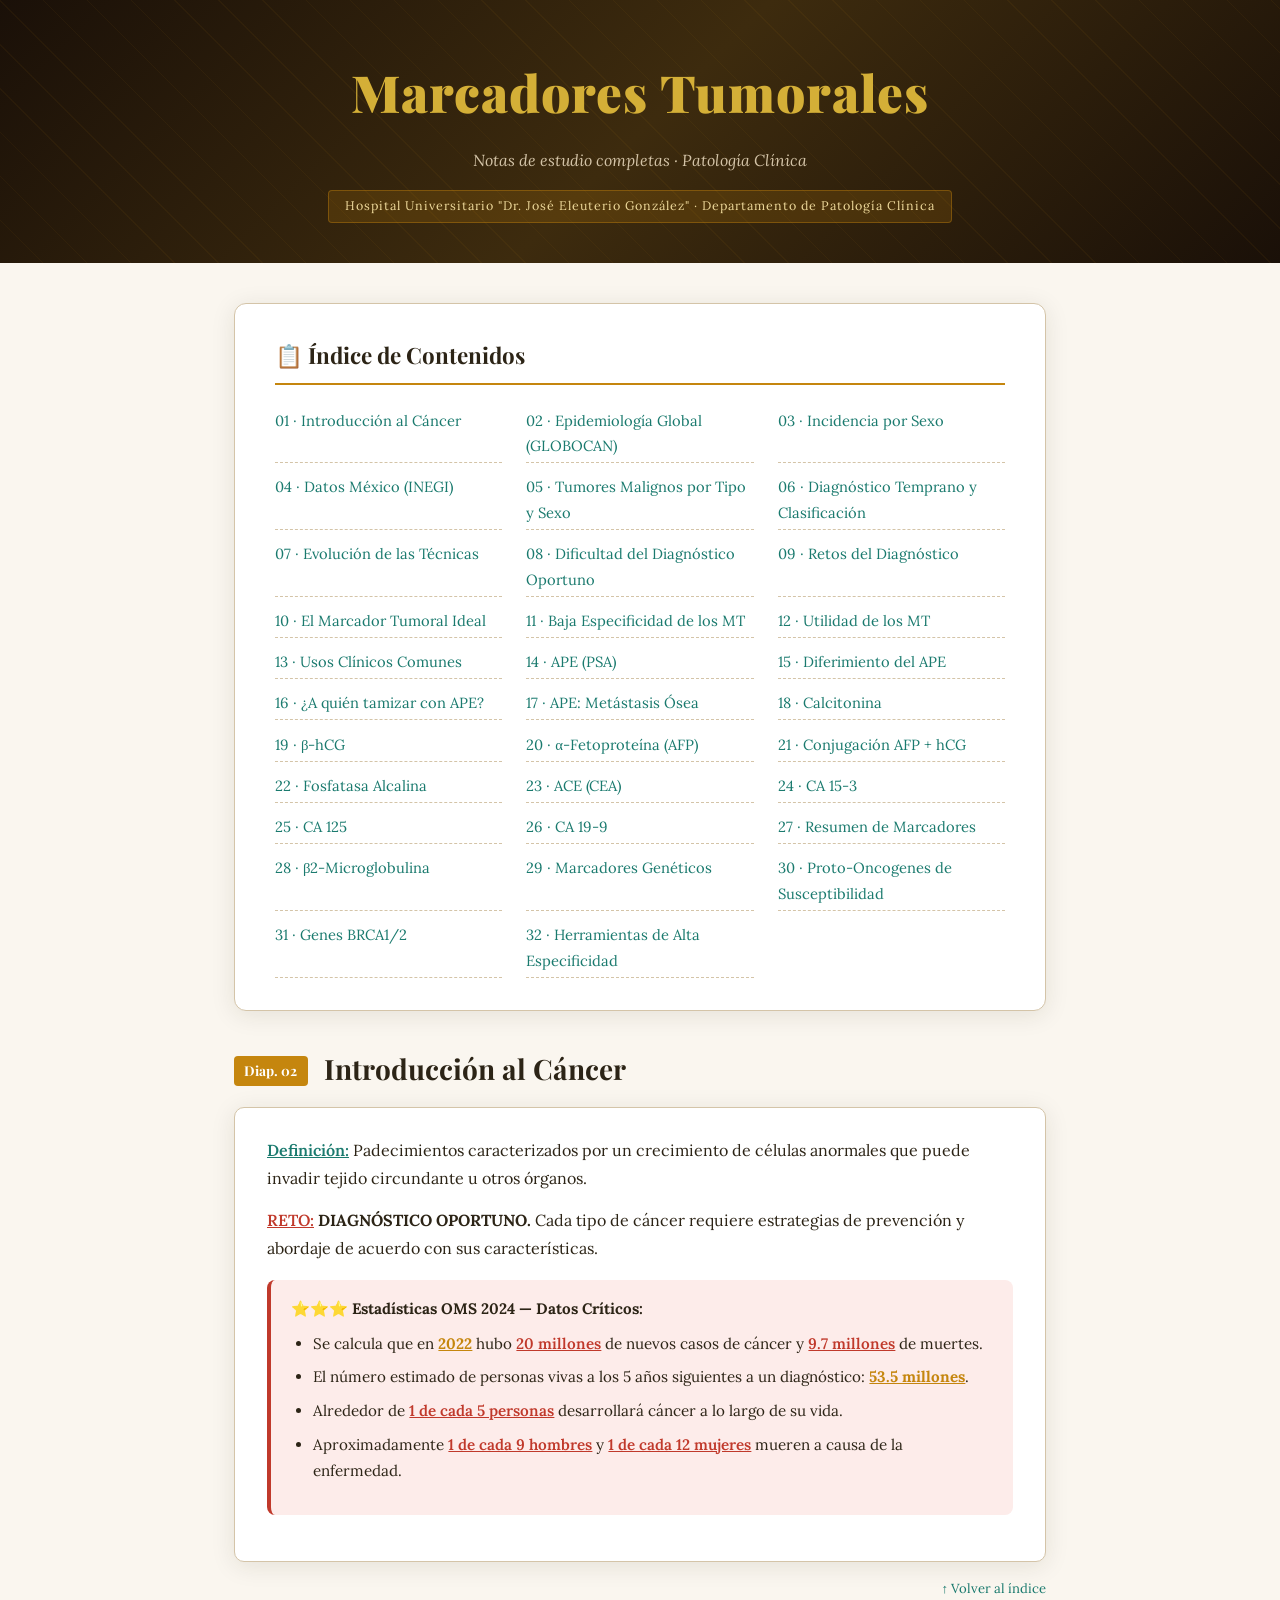
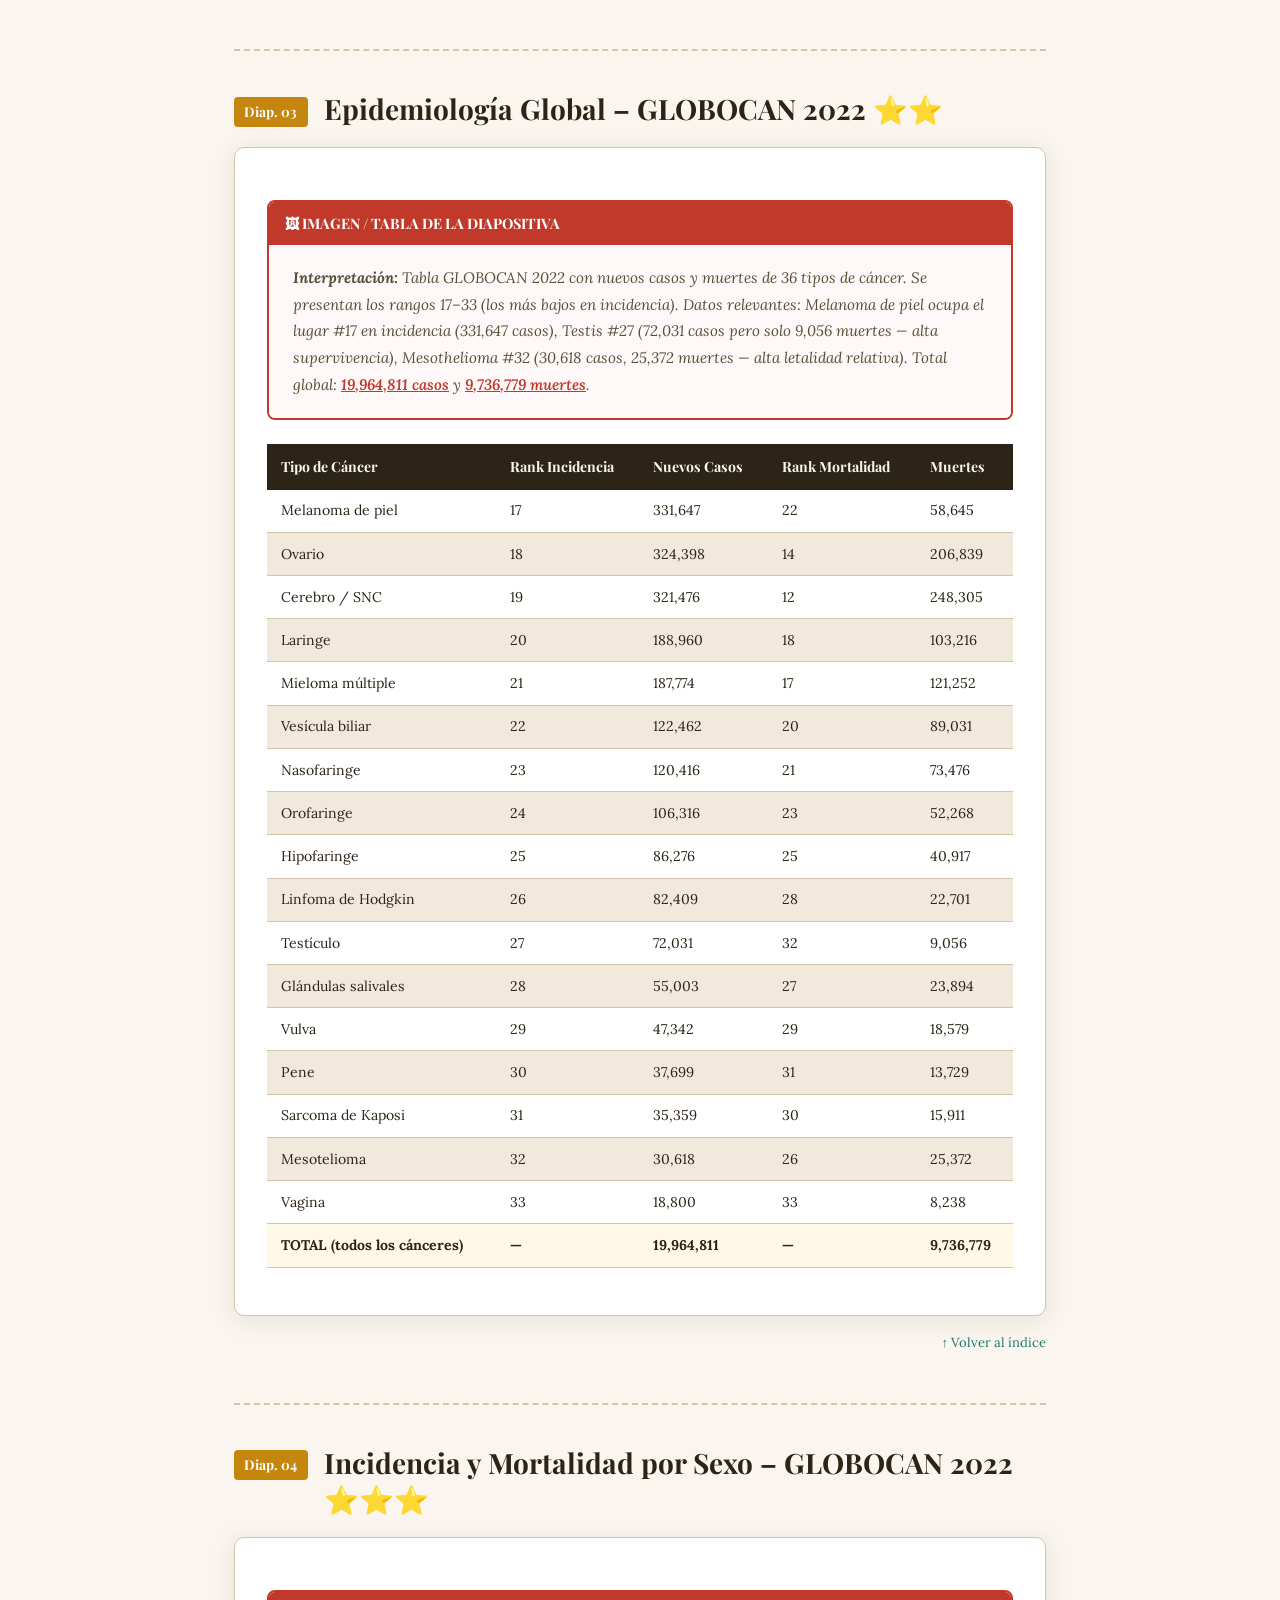
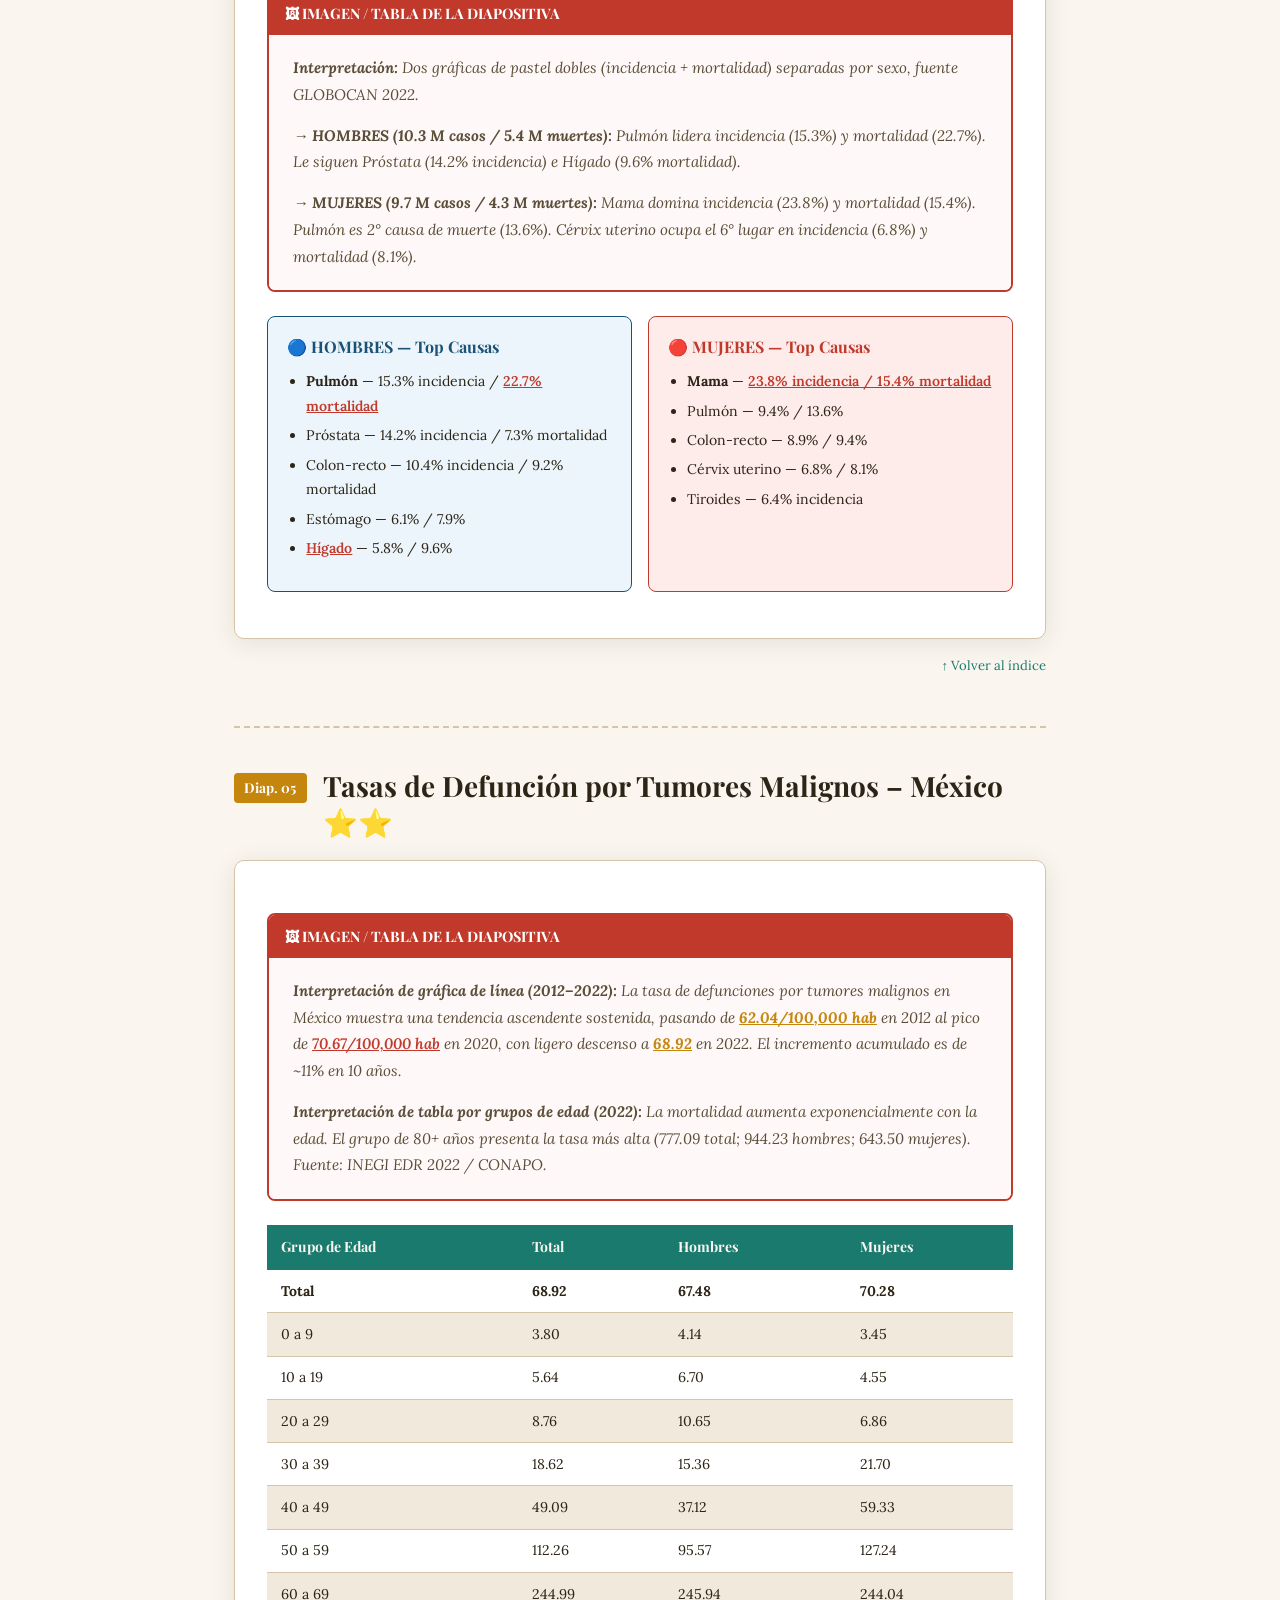
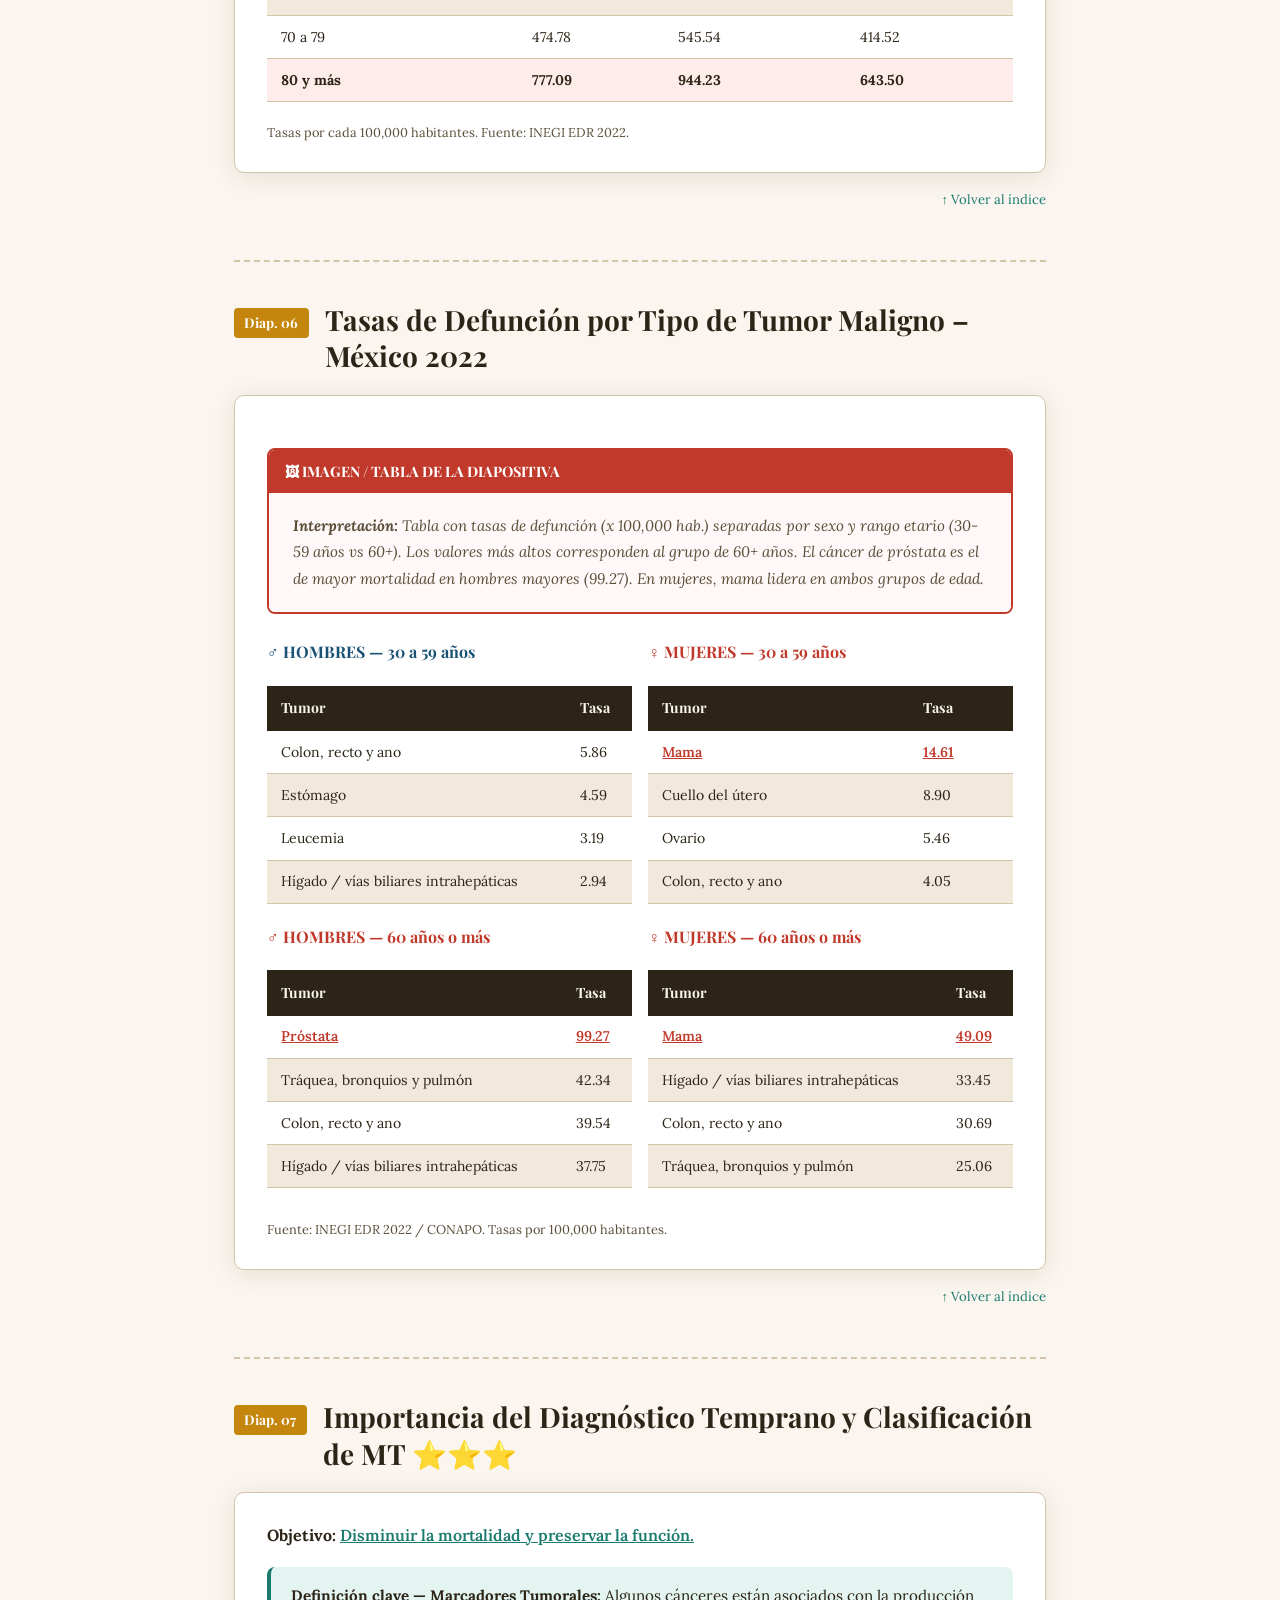
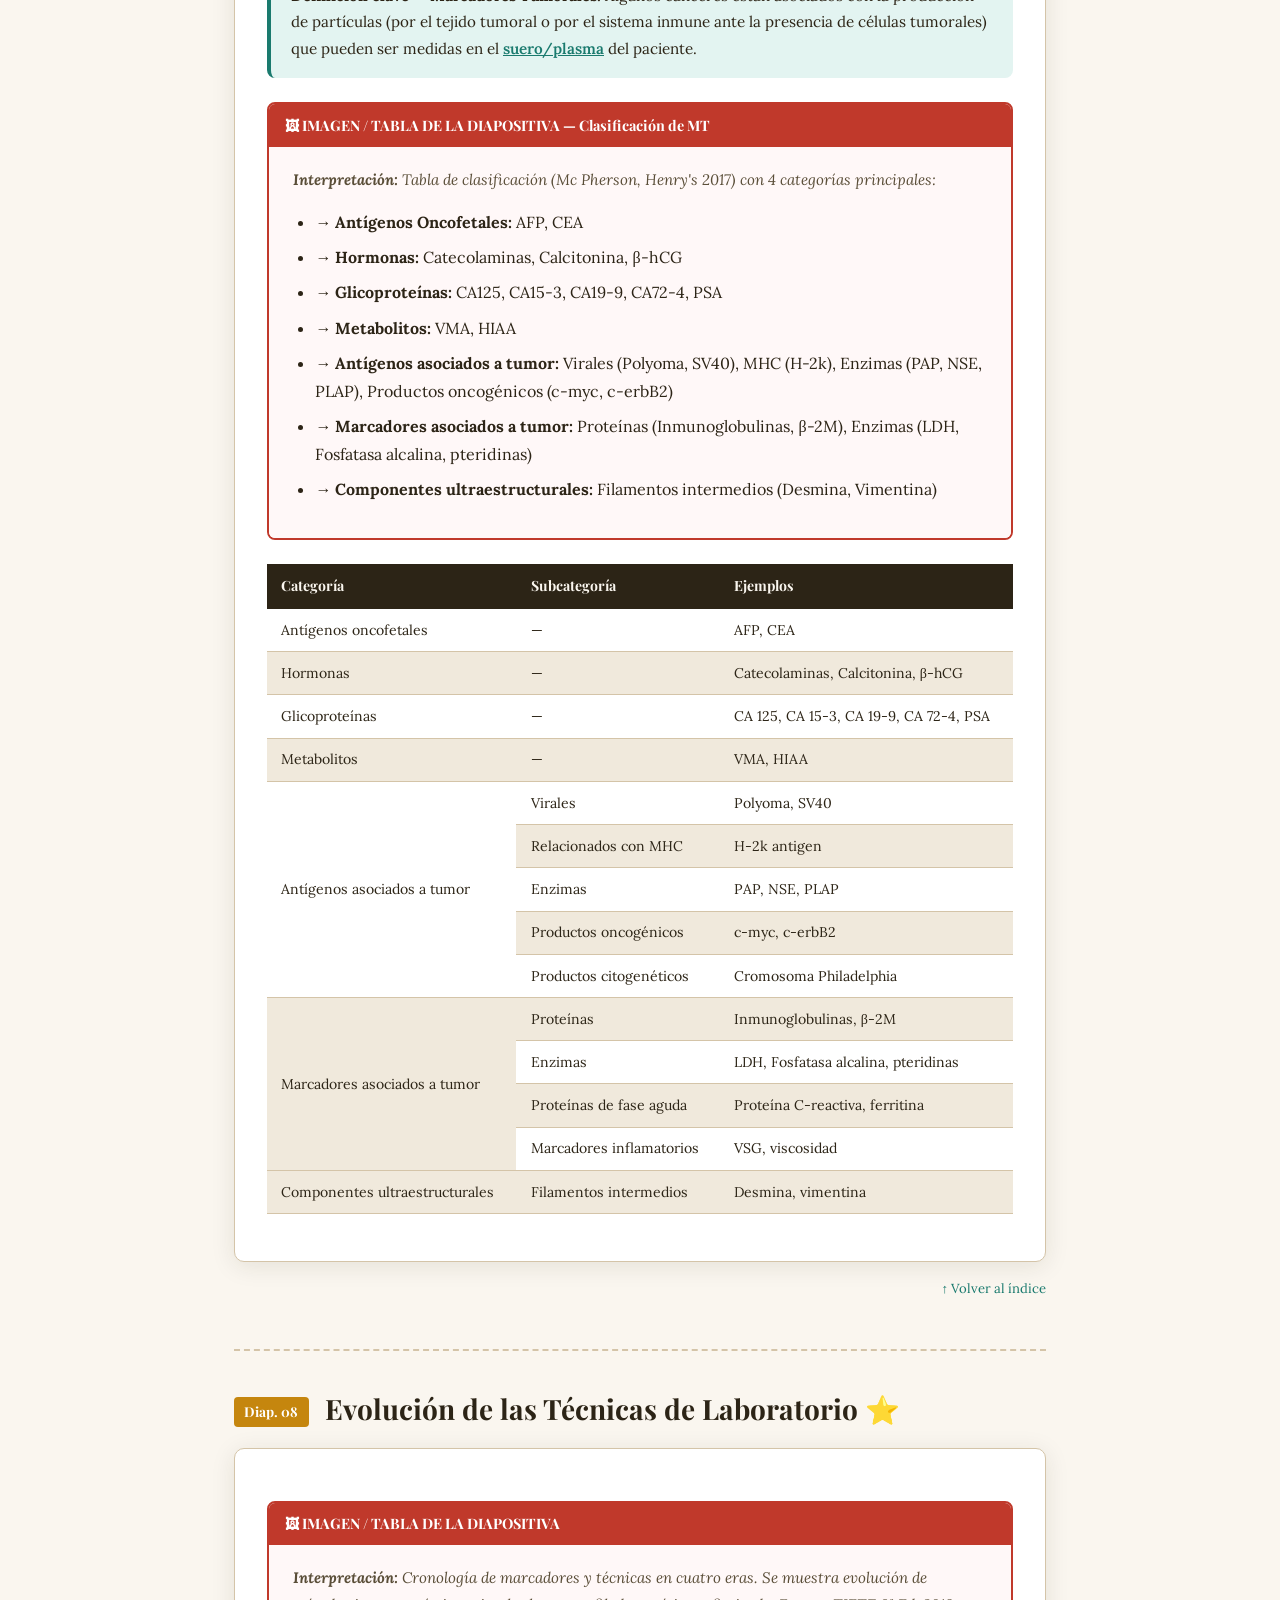
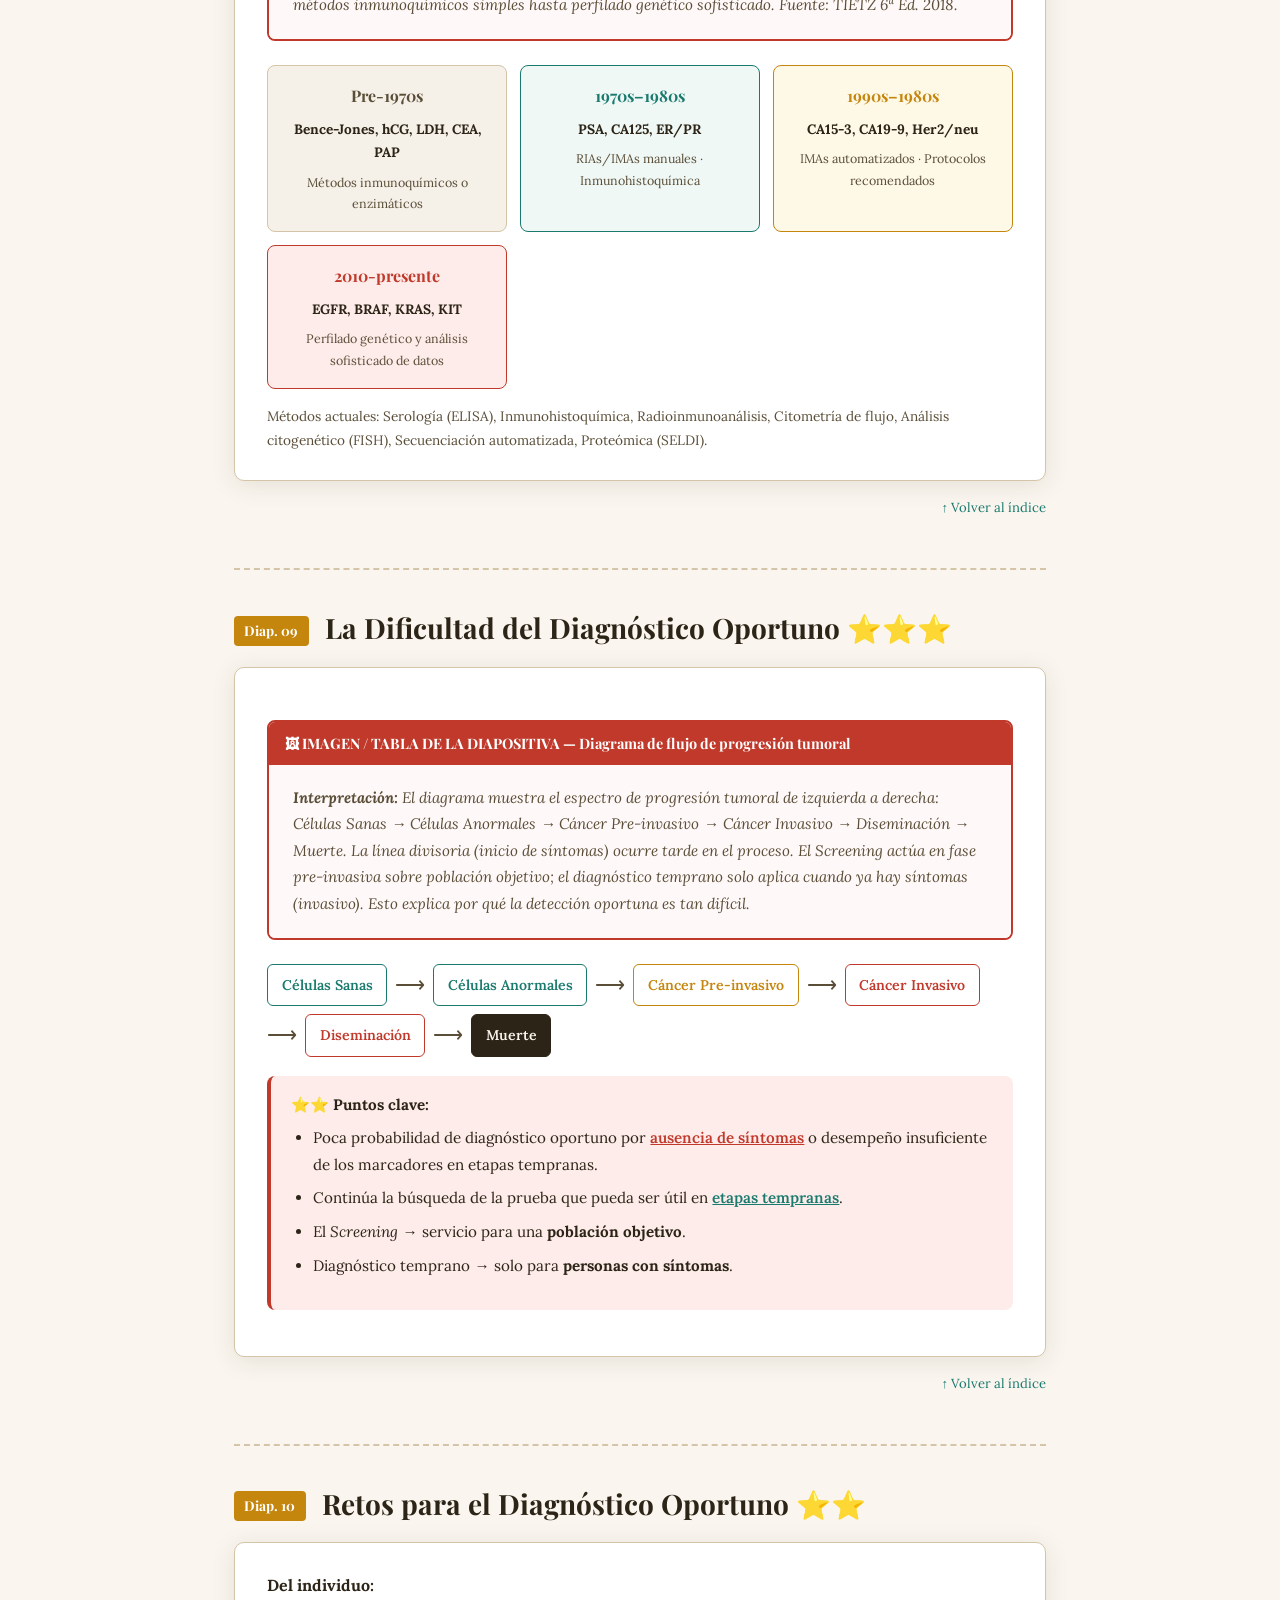
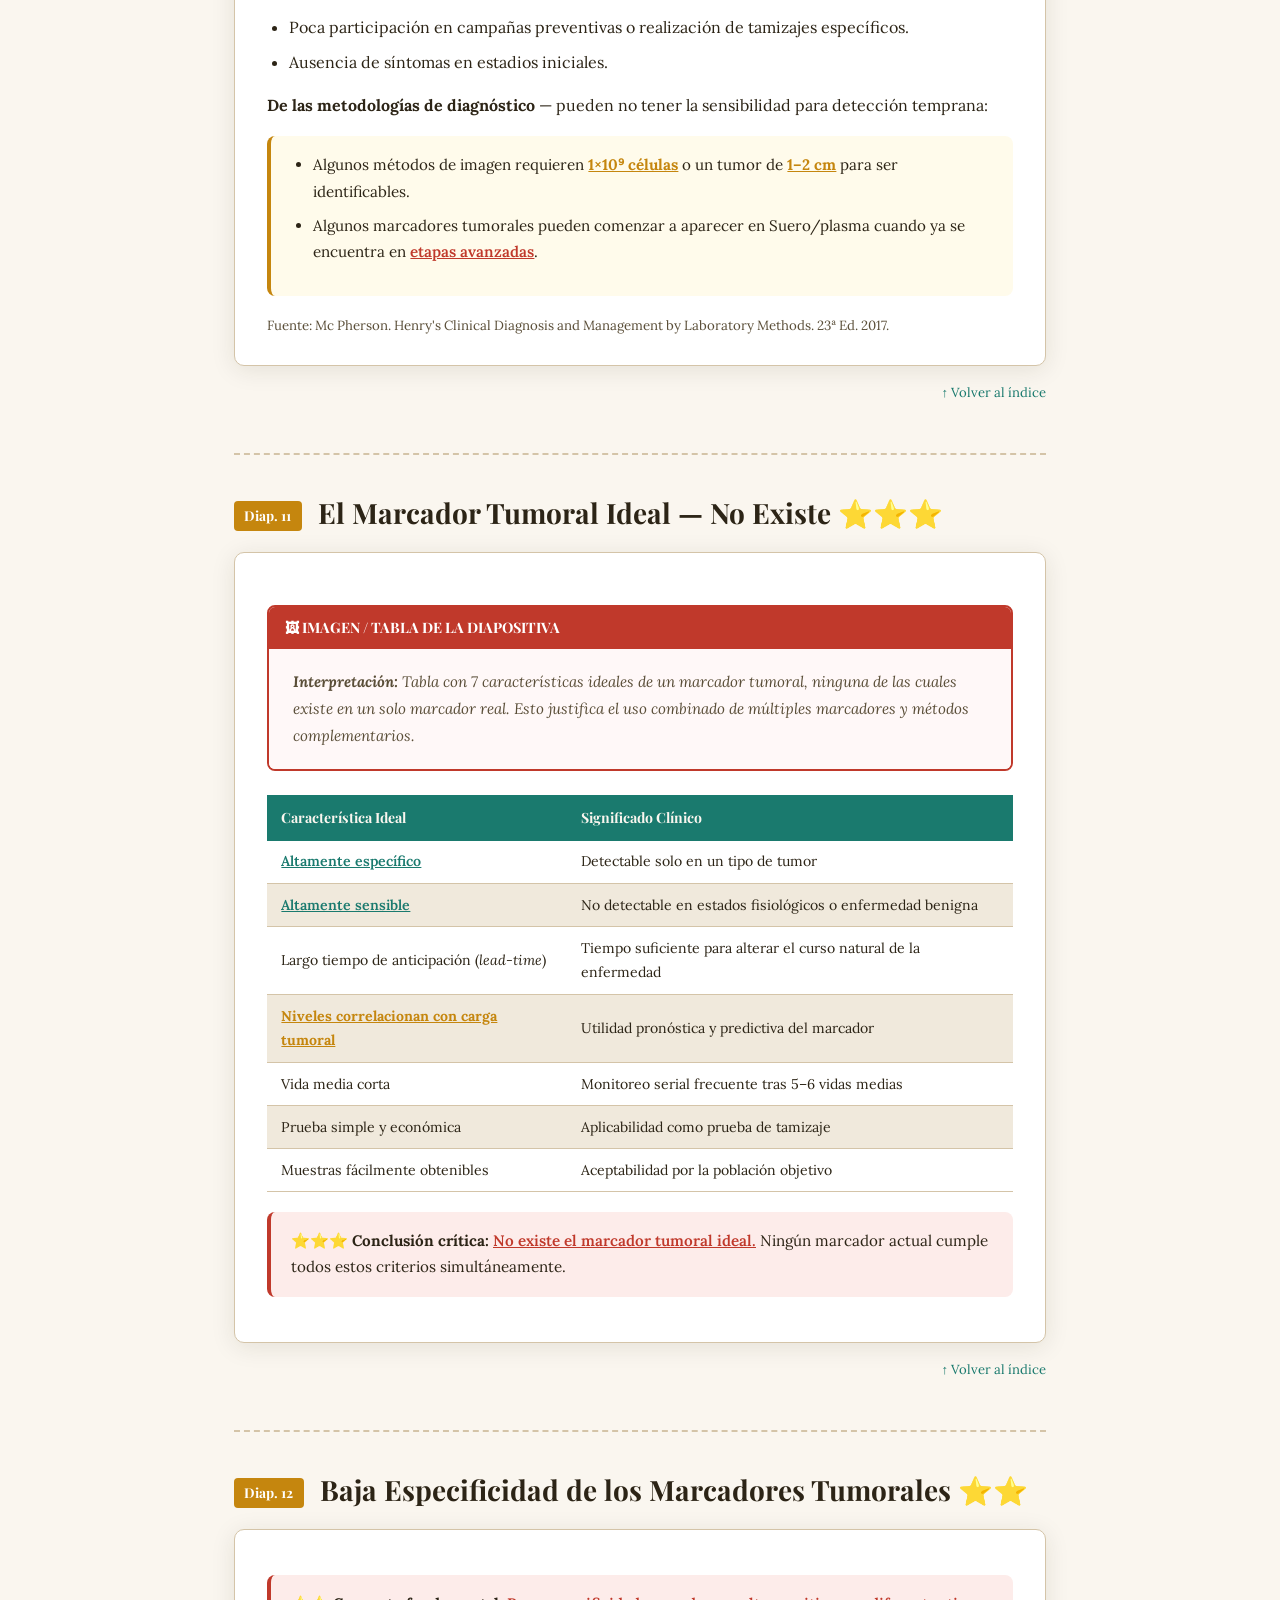
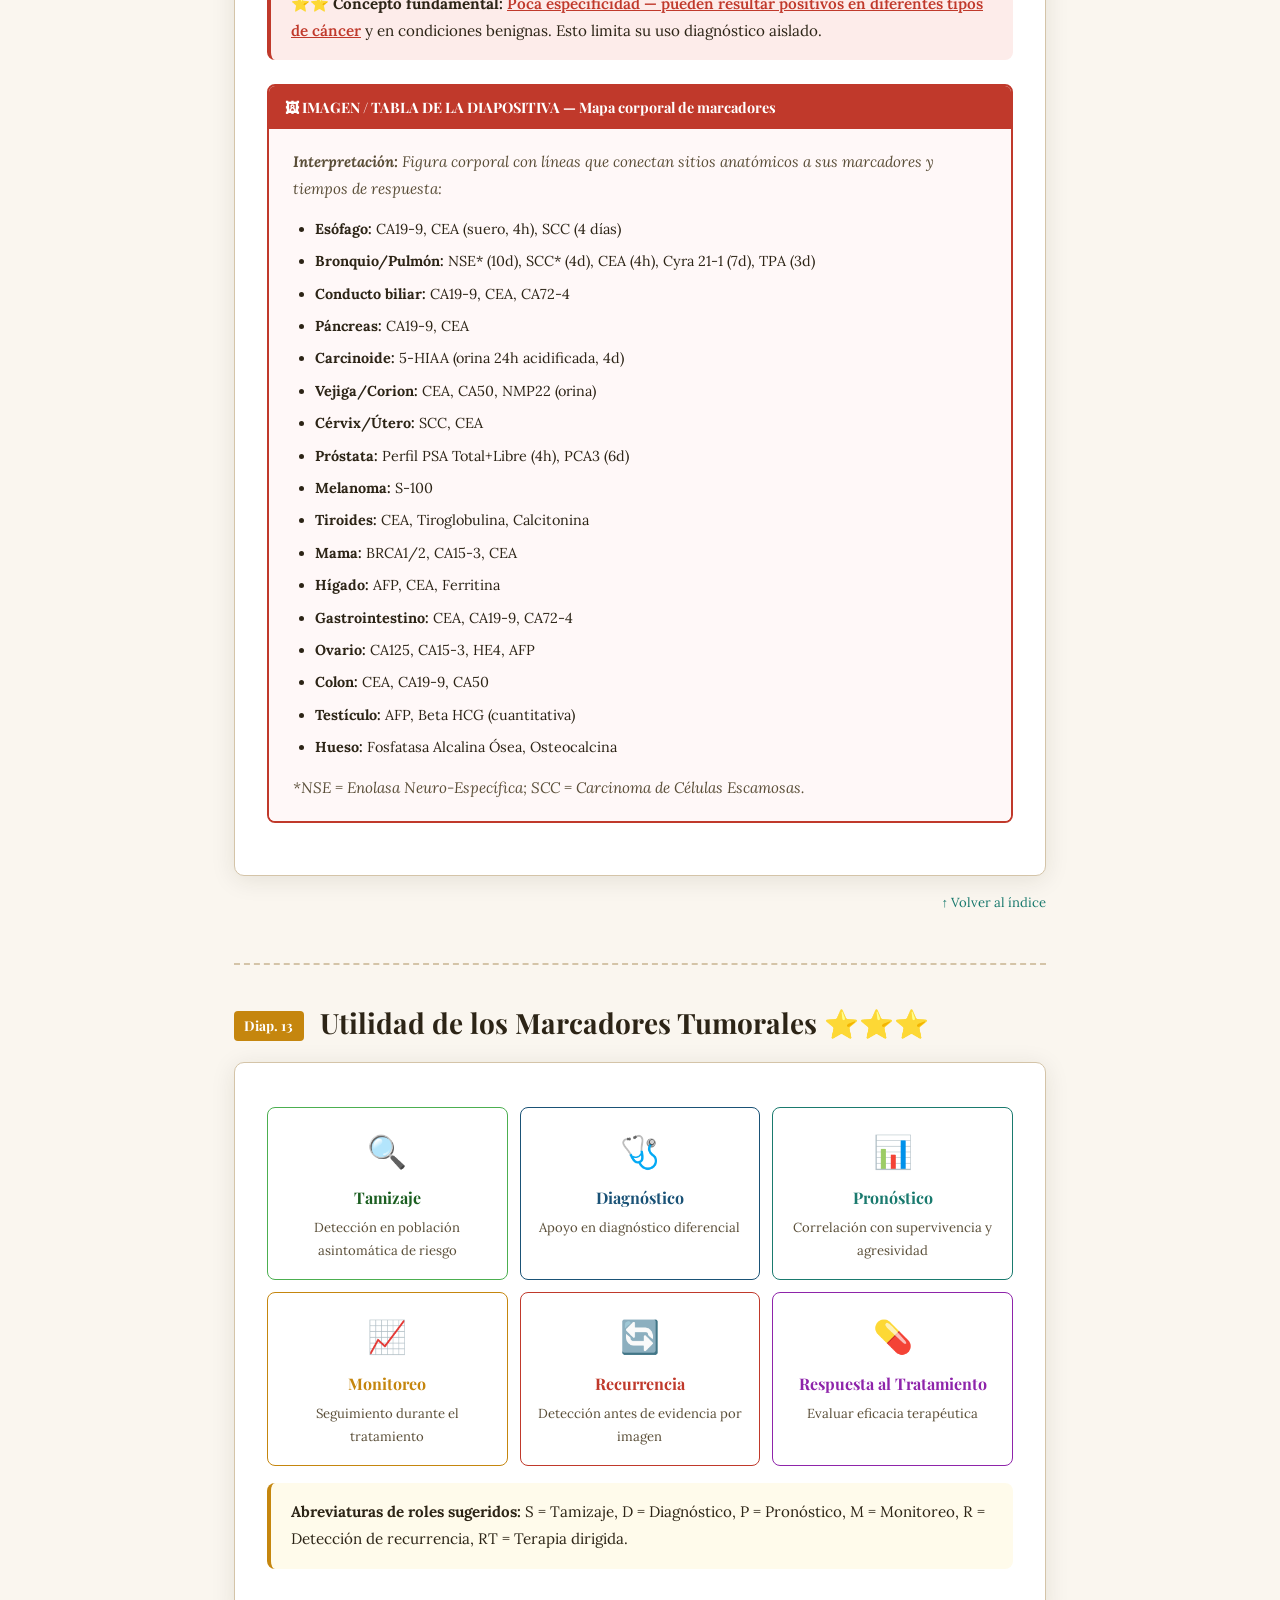
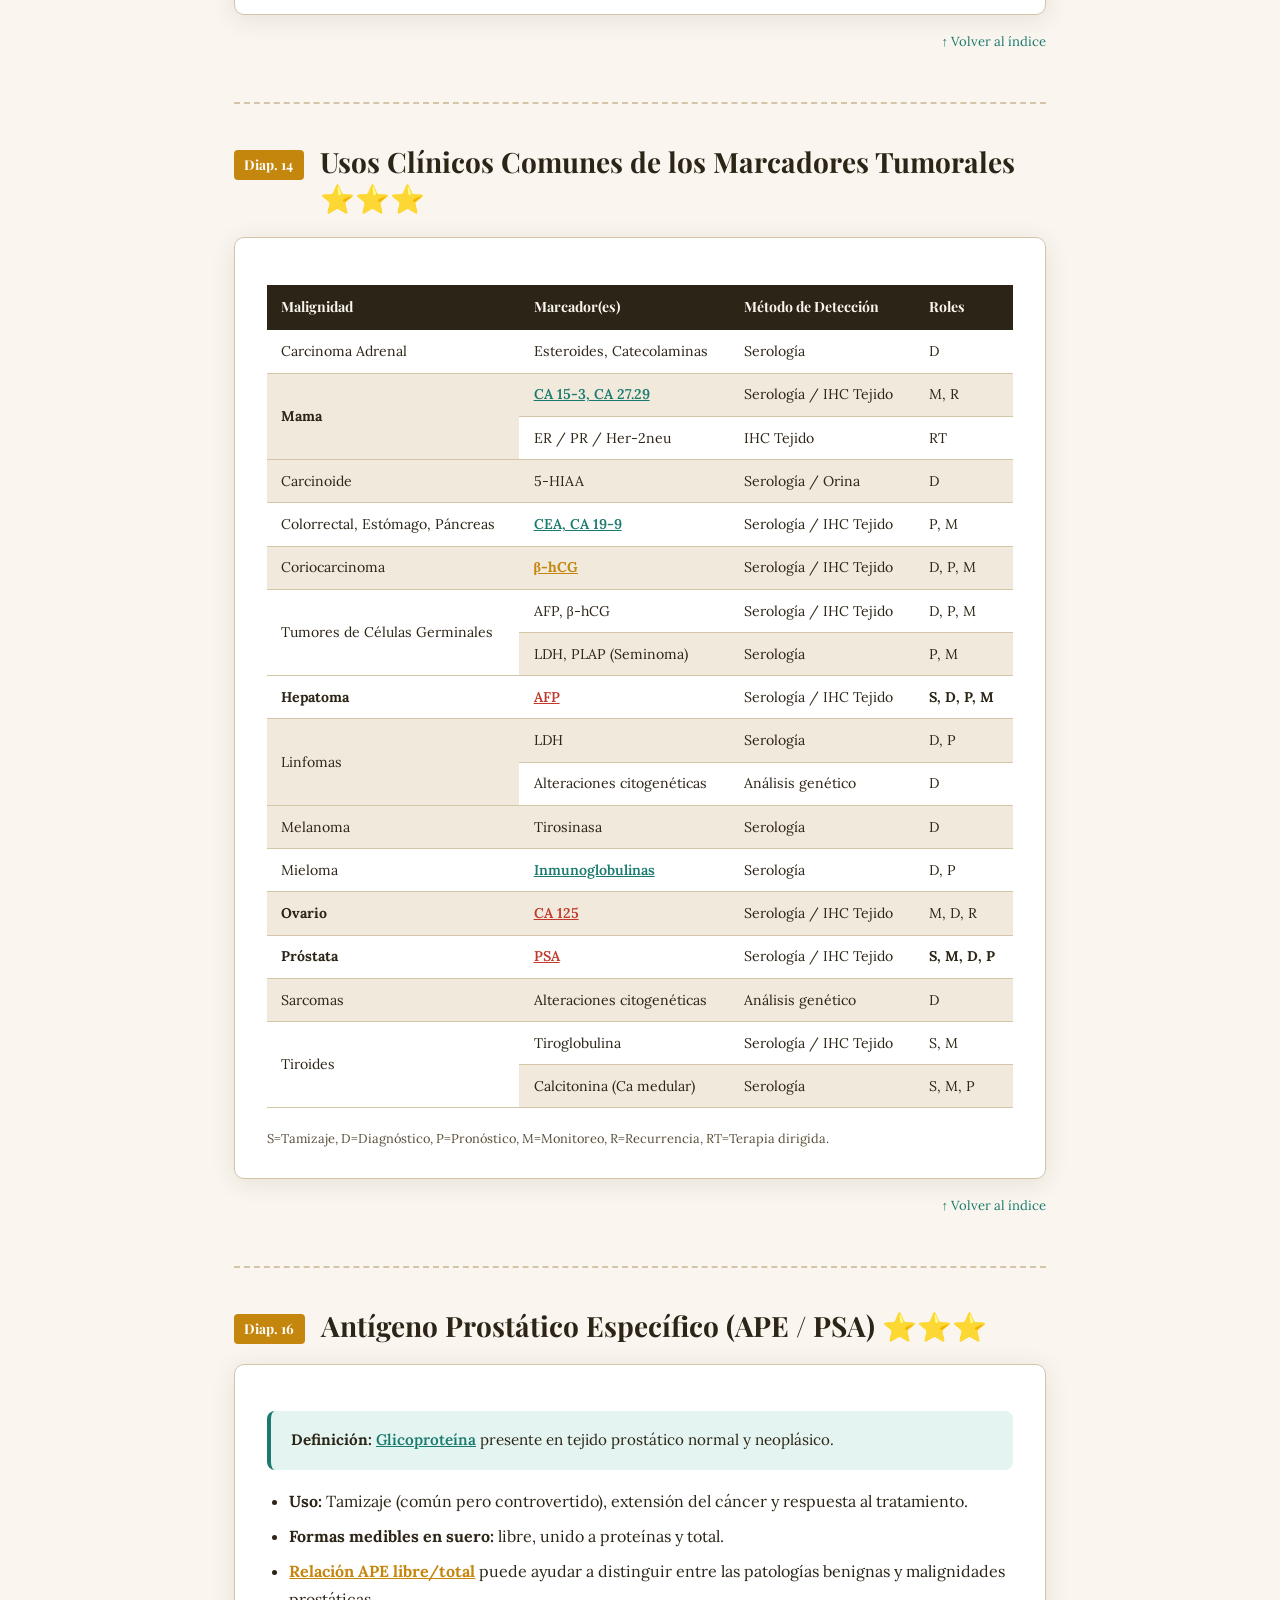
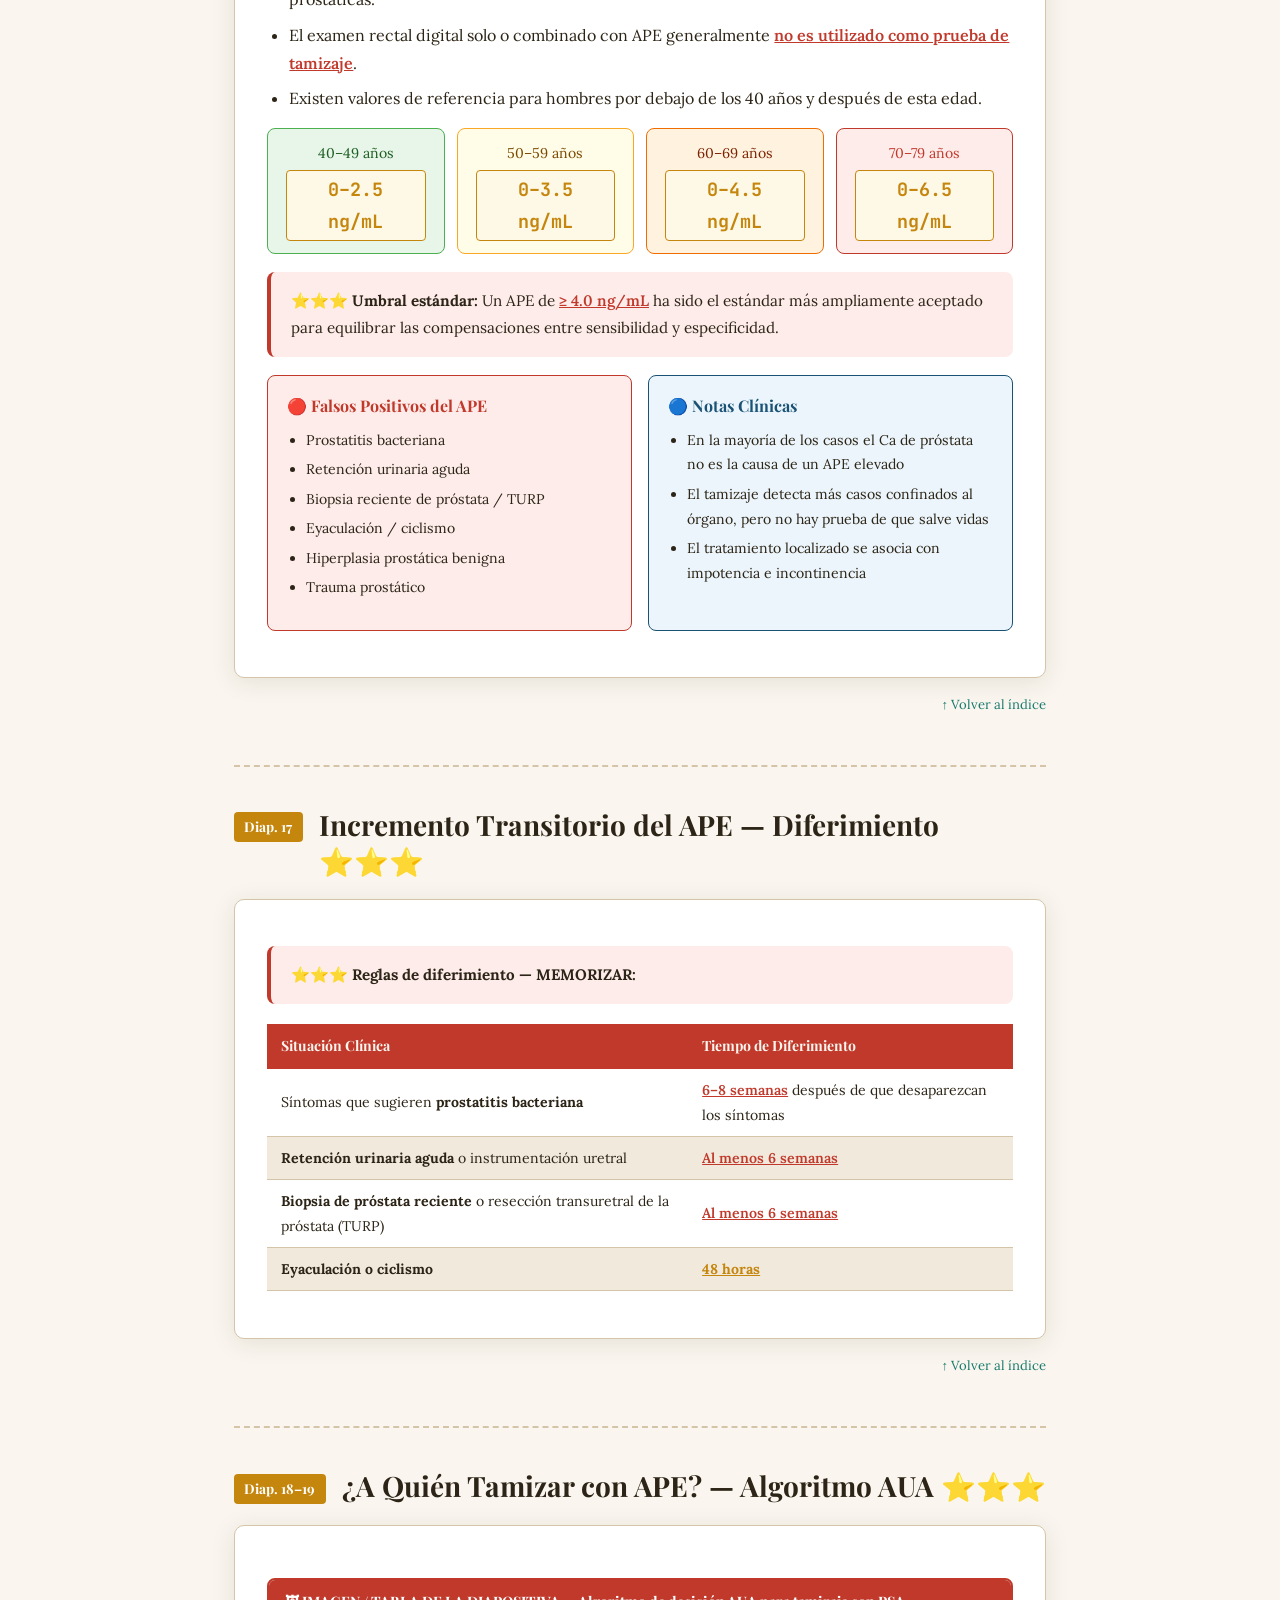
<file: public/topics/marcadores-tumorales.html>
<!DOCTYPE html>
<html lang="es">
<head>
<meta charset="UTF-8">
<meta name="viewport" content="width=device-width, initial-scale=1.0">
<title>Marcadores Tumorales – Notas de Estudio</title>
<link href="https://fonts.googleapis.com/css2?family=Playfair+Display:ital,wght@0,400;0,700;0,900;1,400&family=Lora:ital,wght@0,400;0,600;1,400&family=JetBrains+Mono:wght@400;700&display=swap" rel="stylesheet">
<style>
  :root {
    --cream: #FAF6EF;
    --cream-dark: #F0E9DC;
    --ink: #2C2416;
    --ink-light: #5A4E38;
    --red: #C0392B;
    --red-light: #FDECEA;
    --teal: #1A7A6E;
    --teal-light: #E3F4F1;
    --gold: #C5860E;
    --gold-light: #FEF8E7;
    --gold-star: #D4AF37;
    --blue: #1A5276;
    --blue-light: #EBF5FB;
    --border: #D4C4A8;
    --shadow: 0 4px 24px rgba(44,36,22,0.10);
  }

  * { box-sizing: border-box; margin: 0; padding: 0; }

  body {
    background: var(--cream);
    color: var(--ink);
    font-family: 'Lora', Georgia, serif;
    font-size: 16px;
    line-height: 1.75;
  }

  /* ── HEADER ── */
  .site-header {
    background: linear-gradient(135deg, #1A1008 0%, #3D2B0E 50%, #1A1008 100%);
    color: #FAF6EF;
    padding: 3rem 2rem 2.5rem;
    text-align: center;
    position: relative;
    overflow: hidden;
  }
  .site-header::before {
    content: '';
    position: absolute; inset: 0;
    background: repeating-linear-gradient(45deg, transparent, transparent 30px, rgba(197,134,14,0.06) 30px, rgba(197,134,14,0.06) 31px);
  }
  .site-header h1 {
    font-family: 'Playfair Display', serif;
    font-size: clamp(2rem, 5vw, 3.2rem);
    font-weight: 900;
    color: var(--gold-star);
    letter-spacing: 0.02em;
    position: relative;
  }
  .site-header .subtitle {
    font-family: 'Lora', serif;
    font-style: italic;
    color: #D4C4A8;
    margin-top: 0.5rem;
    font-size: 1rem;
    position: relative;
  }
  .hospital-badge {
    display: inline-block;
    background: rgba(197,134,14,0.18);
    border: 1px solid rgba(197,134,14,0.4);
    border-radius: 4px;
    padding: 0.3rem 1rem;
    font-size: 0.78rem;
    letter-spacing: 0.08em;
    color: #EDD89A;
    margin-top: 1rem;
    position: relative;
  }

  /* ── INDEX ── */
  .index-container {
    max-width: 860px;
    margin: 2.5rem auto;
    padding: 0 1.5rem;
  }
  .index-box {
    background: white;
    border: 1.5px solid var(--border);
    border-radius: 12px;
    padding: 2rem 2.5rem;
    box-shadow: var(--shadow);
  }
  .index-box h2 {
    font-family: 'Playfair Display', serif;
    font-size: 1.4rem;
    color: var(--ink);
    border-bottom: 2px solid var(--gold);
    padding-bottom: 0.5rem;
    margin-bottom: 1.2rem;
  }
  .index-grid {
    display: grid;
    grid-template-columns: repeat(auto-fill, minmax(220px, 1fr));
    gap: 0.5rem 1.5rem;
  }
  .index-grid a {
    color: var(--teal);
    text-decoration: none;
    font-size: 0.92rem;
    padding: 0.2rem 0;
    border-bottom: 1px dashed var(--border);
    display: block;
    transition: color 0.2s, padding-left 0.2s;
  }
  .index-grid a:hover { color: var(--red); padding-left: 6px; }

  /* ── MAIN ── */
  main { max-width: 860px; margin: 0 auto; padding: 0 1.5rem 4rem; }

  /* ── SECTION ── */
  .section {
    margin-bottom: 3rem;
    scroll-margin-top: 80px;
  }
  .section-header {
    display: flex;
    align-items: flex-start;
    gap: 1rem;
    margin-bottom: 1.25rem;
  }
  .slide-number {
    background: var(--gold);
    color: white;
    font-family: 'Playfair Display', serif;
    font-weight: 700;
    font-size: 0.85rem;
    padding: 0.2rem 0.65rem;
    border-radius: 4px;
    white-space: nowrap;
    margin-top: 0.35rem;
  }
  .section h2 {
    font-family: 'Playfair Display', serif;
    font-size: clamp(1.3rem, 3vw, 1.75rem);
    color: var(--ink);
    font-weight: 700;
    line-height: 1.3;
  }
  .section-body {
    background: white;
    border-radius: 10px;
    border: 1.5px solid var(--border);
    padding: 1.75rem 2rem;
    box-shadow: var(--shadow);
  }
  .section-body p { margin-bottom: 0.9rem; }
  .section-body p:last-child { margin-bottom: 0; }
  .section-body ul { padding-left: 1.4rem; margin-bottom: 0.9rem; }
  .section-body li { margin-bottom: 0.45rem; }

  /* ── HIGHLIGHTS ── */
  .hl-red    { color: var(--red); font-weight: 600; text-decoration: underline; text-decoration-color: var(--red); }
  .hl-teal   { color: var(--teal); font-weight: 600; text-decoration: underline; text-decoration-color: var(--teal); }
  .hl-gold   { color: var(--gold); font-weight: 700; text-decoration: underline; text-decoration-color: var(--gold); }

  /* ── STARS ── */
  .star { color: var(--gold-star); }

  /* ── IMAGE BOX ── */
  .img-box {
    border: 2px solid var(--red);
    border-radius: 8px;
    margin: 1.5rem 0;
    overflow: hidden;
  }
  .img-box-header {
    background: var(--red);
    color: white;
    padding: 0.55rem 1rem;
    font-family: 'Playfair Display', serif;
    font-weight: 700;
    font-size: 0.9rem;
    display: flex;
    align-items: center;
    gap: 0.5rem;
  }
  .img-box-content {
    padding: 1.25rem 1.5rem;
    background: #FFF8F8;
  }
  .img-box-content p { font-size: 0.95rem; color: var(--ink-light); font-style: italic; }

  /* ── NOTE BOXES ── */
  .note { border-radius: 8px; padding: 1rem 1.25rem; margin: 1.1rem 0; font-size: 0.95rem; }
  .note-yellow { background: #FFFBEB; border-left: 4px solid var(--gold); }
  .note-red    { background: var(--red-light); border-left: 4px solid var(--red); }
  .note-teal   { background: var(--teal-light); border-left: 4px solid var(--teal); }
  .note strong { font-weight: 700; }

  /* ── FORMULA BOX ── */
  .formula {
    background: #1A1008;
    color: #F0E9DC;
    font-family: 'JetBrains Mono', monospace;
    padding: 1rem 1.4rem;
    border-radius: 8px;
    font-size: 0.9rem;
    margin: 1rem 0;
    border-left: 3px solid var(--gold);
  }

  /* ── TABLES ── */
  .table-wrap { overflow-x: auto; margin: 1.2rem 0; }
  table {
    width: 100%;
    border-collapse: collapse;
    font-size: 0.88rem;
  }
  thead tr { background: var(--ink); color: var(--cream); }
  thead th { padding: 0.65rem 0.9rem; text-align: left; font-family: 'Playfair Display', serif; font-weight: 700; }
  tbody tr:nth-child(even) { background: var(--cream-dark); }
  tbody tr:hover { background: var(--gold-light); }
  tbody td { padding: 0.55rem 0.9rem; border-bottom: 1px solid var(--border); }
  .tbl-header-red thead tr { background: var(--red); }
  .tbl-header-teal thead tr { background: var(--teal); }

  /* ── SEVERITY CARDS ── */
  .severity-row { display: flex; gap: 0.75rem; flex-wrap: wrap; margin: 1rem 0; }
  .sev-card {
    flex: 1; min-width: 120px; border-radius: 8px; padding: 0.75rem 1rem;
    text-align: center; font-size: 0.88rem;
  }
  .sev-green  { background: #E8F5E9; border: 1.5px solid #4CAF50; color: #1B5E20; }
  .sev-yellow { background: #FFFDE7; border: 1.5px solid #F9A825; color: #7B4800; }
  .sev-orange { background: #FFF3E0; border: 1.5px solid #EF6C00; color: #7B2300; }
  .sev-red    { background: var(--red-light); border: 1.5px solid var(--red); color: var(--red); }
  .sev-card strong { display: block; font-size: 1.15rem; margin-top: 0.3rem; }

  /* ── FP / FN BOX ── */
  .fp-fn-row { display: grid; grid-template-columns: 1fr 1fr; gap: 1rem; margin: 1.1rem 0; }
  .fp-box { background: #FDECEA; border: 1.5px solid var(--red); border-radius: 8px; padding: 1rem 1.2rem; }
  .fn-box { background: var(--blue-light); border: 1.5px solid var(--blue); border-radius: 8px; padding: 1rem 1.2rem; }
  .fp-box h4 { color: var(--red); margin-bottom: 0.5rem; font-family: 'Playfair Display', serif; }
  .fn-box h4 { color: var(--blue); margin-bottom: 0.5rem; font-family: 'Playfair Display', serif; }
  .fp-fn-row ul { padding-left: 1.2rem; font-size: 0.88rem; }
  .fp-fn-row li { margin-bottom: 0.3rem; }

  /* ── FLOW DIAGRAM ── */
  .flow { display: flex; flex-wrap: wrap; align-items: center; gap: 0.5rem; margin: 1.2rem 0; }
  .flow-box {
    background: white; border: 1.5px solid var(--teal); border-radius: 6px;
    padding: 0.5rem 0.85rem; font-size: 0.88rem; color: var(--teal); font-weight: 600;
    text-align: center;
  }
  .flow-box.red-box  { border-color: var(--red); color: var(--red); }
  .flow-box.gold-box { border-color: var(--gold); color: var(--gold); }
  .flow-box.dark-box { background: var(--ink); color: var(--cream); border-color: var(--ink); }
  .flow-arrow { font-size: 1.3rem; color: var(--ink-light); flex-shrink: 0; }

  /* ── VALUE BADGE ── */
  .val-badge {
    display: inline-block; background: var(--gold-light);
    border: 1px solid var(--gold); border-radius: 4px;
    padding: 0.15rem 0.6rem; font-family: 'JetBrains Mono', monospace;
    font-size: 0.85rem; color: var(--gold); font-weight: 700; margin: 0 2px;
  }

  /* ── DIVIDER ── */
  .divider {
    border: none; border-top: 2px dashed var(--border);
    margin: 2.5rem 0;
  }

  /* ── RESPONSIVE ── */
  @media (max-width: 600px) {
    .fp-fn-row { grid-template-columns: 1fr; }
    .section-body { padding: 1.2rem 1rem; }
    .index-box { padding: 1.2rem 1rem; }
    .site-header { padding: 2rem 1rem 1.5rem; }
  }

  /* ── BACK TO TOP ── */
  .back-top {
    display: block; text-align: right; margin-top: 1rem;
    font-size: 0.82rem; color: var(--teal); text-decoration: none;
  }
  .back-top:hover { color: var(--red); }
</style>
</head>
<body>

<!-- ══════════════ HEADER ══════════════ -->
<header class="site-header">
  <h1>Marcadores Tumorales</h1>
  <p class="subtitle">Notas de estudio completas · Patología Clínica</p>
  <div class="hospital-badge">Hospital Universitario "Dr. José Eleuterio González" · Departamento de Patología Clínica</div>
</header>

<!-- ══════════════ INDEX ══════════════ -->
<div class="index-container">
  <div class="index-box">
    <h2>📋 Índice de Contenidos</h2>
    <div class="index-grid">
      <a href="#s1">01 · Introducción al Cáncer</a>
      <a href="#s2">02 · Epidemiología Global (GLOBOCAN)</a>
      <a href="#s3">03 · Incidencia por Sexo</a>
      <a href="#s4">04 · Datos México (INEGI)</a>
      <a href="#s5">05 · Tumores Malignos por Tipo y Sexo</a>
      <a href="#s6">06 · Diagnóstico Temprano y Clasificación</a>
      <a href="#s7">07 · Evolución de las Técnicas</a>
      <a href="#s8">08 · Dificultad del Diagnóstico Oportuno</a>
      <a href="#s9">09 · Retos del Diagnóstico</a>
      <a href="#s10">10 · El Marcador Tumoral Ideal</a>
      <a href="#s11">11 · Baja Especificidad de los MT</a>
      <a href="#s12">12 · Utilidad de los MT</a>
      <a href="#s13">13 · Usos Clínicos Comunes</a>
      <a href="#s14">14 · APE (PSA)</a>
      <a href="#s15">15 · Diferimiento del APE</a>
      <a href="#s16">16 · ¿A quién tamizar con APE?</a>
      <a href="#s17">17 · APE: Metástasis Ósea</a>
      <a href="#s18">18 · Calcitonina</a>
      <a href="#s19">19 · β-hCG</a>
      <a href="#s20">20 · α-Fetoproteína (AFP)</a>
      <a href="#s21">21 · Conjugación AFP + hCG</a>
      <a href="#s22">22 · Fosfatasa Alcalina</a>
      <a href="#s23">23 · ACE (CEA)</a>
      <a href="#s24">24 · CA 15-3</a>
      <a href="#s25">25 · CA 125</a>
      <a href="#s26">26 · CA 19-9</a>
      <a href="#s27">27 · Resumen de Marcadores</a>
      <a href="#s28">28 · β2-Microglobulina</a>
      <a href="#s29">29 · Marcadores Genéticos</a>
      <a href="#s30">30 · Proto-Oncogenes de Susceptibilidad</a>
      <a href="#s31">31 · Genes BRCA1/2</a>
      <a href="#s32">32 · Herramientas de Alta Especificidad</a>
    </div>
  </div>
</div>

<!-- ══════════════ MAIN ══════════════ -->
<main>

<!-- ─── S1 ─── -->
<section class="section" id="s1">
  <div class="section-header">
    <span class="slide-number">Diap. 02</span>
    <h2>Introducción al Cáncer</h2>
  </div>
  <div class="section-body">
    <p><span class="hl-teal">Definición:</span> Padecimientos caracterizados por un crecimiento de células anormales que puede invadir tejido circundante u otros órganos.</p>
    <p><span class="hl-red">RETO:</span> <strong>DIAGNÓSTICO OPORTUNO.</strong> Cada tipo de cáncer requiere estrategias de prevención y abordaje de acuerdo con sus características.</p>

    <div class="note note-red">
      <strong>⭐⭐⭐ Estadísticas OMS 2024 — Datos Críticos:</strong>
      <ul style="margin-top:0.5rem;">
        <li>Se calcula que en <span class="hl-gold">2022</span> hubo <span class="hl-red">20 millones</span> de nuevos casos de cáncer y <span class="hl-red">9.7 millones</span> de muertes.</li>
        <li>El número estimado de personas vivas a los 5 años siguientes a un diagnóstico: <span class="hl-gold">53.5 millones</span>.</li>
        <li>Alrededor de <span class="hl-red">1 de cada 5 personas</span> desarrollará cáncer a lo largo de su vida.</li>
        <li>Aproximadamente <span class="hl-red">1 de cada 9 hombres</span> y <span class="hl-red">1 de cada 12 mujeres</span> mueren a causa de la enfermedad.</li>
      </ul>
    </div>
  </div>
  <a href="#" class="back-top">↑ Volver al índice</a>
</section>
<hr class="divider">

<!-- ─── S2 ─── -->
<section class="section" id="s2">
  <div class="section-header">
    <span class="slide-number">Diap. 03</span>
    <h2>Epidemiología Global – GLOBOCAN 2022 <span class="star">⭐⭐</span></h2>
  </div>
  <div class="section-body">
    <div class="img-box">
      <div class="img-box-header">🖼 IMAGEN / TABLA DE LA DIAPOSITIVA</div>
      <div class="img-box-content">
        <p><strong>Interpretación:</strong> Tabla GLOBOCAN 2022 con nuevos casos y muertes de 36 tipos de cáncer. Se presentan los rangos 17–33 (los más bajos en incidencia). Datos relevantes: Melanoma de piel ocupa el lugar #17 en incidencia (331,647 casos), Testis #27 (72,031 casos pero solo 9,056 muertes — alta supervivencia), Mesothelioma #32 (30,618 casos, 25,372 muertes — alta letalidad relativa). Total global: <span class="hl-red">19,964,811 casos</span> y <span class="hl-red">9,736,779 muertes</span>.</p>
      </div>
    </div>
    <div class="table-wrap">
      <table>
        <thead>
          <tr><th>Tipo de Cáncer</th><th>Rank Incidencia</th><th>Nuevos Casos</th><th>Rank Mortalidad</th><th>Muertes</th></tr>
        </thead>
        <tbody>
          <tr><td>Melanoma de piel</td><td>17</td><td>331,647</td><td>22</td><td>58,645</td></tr>
          <tr><td>Ovario</td><td>18</td><td>324,398</td><td>14</td><td>206,839</td></tr>
          <tr><td>Cerebro / SNC</td><td>19</td><td>321,476</td><td>12</td><td>248,305</td></tr>
          <tr><td>Laringe</td><td>20</td><td>188,960</td><td>18</td><td>103,216</td></tr>
          <tr><td>Mieloma múltiple</td><td>21</td><td>187,774</td><td>17</td><td>121,252</td></tr>
          <tr><td>Vesícula biliar</td><td>22</td><td>122,462</td><td>20</td><td>89,031</td></tr>
          <tr><td>Nasofaringe</td><td>23</td><td>120,416</td><td>21</td><td>73,476</td></tr>
          <tr><td>Orofaringe</td><td>24</td><td>106,316</td><td>23</td><td>52,268</td></tr>
          <tr><td>Hipofaringe</td><td>25</td><td>86,276</td><td>25</td><td>40,917</td></tr>
          <tr><td>Linfoma de Hodgkin</td><td>26</td><td>82,409</td><td>28</td><td>22,701</td></tr>
          <tr><td>Testículo</td><td>27</td><td>72,031</td><td>32</td><td>9,056</td></tr>
          <tr><td>Glándulas salivales</td><td>28</td><td>55,003</td><td>27</td><td>23,894</td></tr>
          <tr><td>Vulva</td><td>29</td><td>47,342</td><td>29</td><td>18,579</td></tr>
          <tr><td>Pene</td><td>30</td><td>37,699</td><td>31</td><td>13,729</td></tr>
          <tr><td>Sarcoma de Kaposi</td><td>31</td><td>35,359</td><td>30</td><td>15,911</td></tr>
          <tr><td>Mesotelioma</td><td>32</td><td>30,618</td><td>26</td><td>25,372</td></tr>
          <tr><td>Vagina</td><td>33</td><td>18,800</td><td>33</td><td>8,238</td></tr>
          <tr style="font-weight:700; background:#FFF8E7;"><td>TOTAL (todos los cánceres)</td><td>—</td><td>19,964,811</td><td>—</td><td>9,736,779</td></tr>
        </tbody>
      </table>
    </div>
  </div>
  <a href="#" class="back-top">↑ Volver al índice</a>
</section>
<hr class="divider">

<!-- ─── S3 ─── -->
<section class="section" id="s3">
  <div class="section-header">
    <span class="slide-number">Diap. 04</span>
    <h2>Incidencia y Mortalidad por Sexo – GLOBOCAN 2022 <span class="star">⭐⭐⭐</span></h2>
  </div>
  <div class="section-body">
    <div class="img-box">
      <div class="img-box-header">🖼 IMAGEN / TABLA DE LA DIAPOSITIVA</div>
      <div class="img-box-content">
        <p><strong>Interpretación:</strong> Dos gráficas de pastel dobles (incidencia + mortalidad) separadas por sexo, fuente GLOBOCAN 2022.</p>
        <p>→ <strong>HOMBRES (10.3 M casos / 5.4 M muertes):</strong> Pulmón lidera incidencia (15.3%) y mortalidad (22.7%). Le siguen Próstata (14.2% incidencia) e Hígado (9.6% mortalidad).</p>
        <p>→ <strong>MUJERES (9.7 M casos / 4.3 M muertes):</strong> Mama domina incidencia (23.8%) y mortalidad (15.4%). Pulmón es 2° causa de muerte (13.6%). Cérvix uterino ocupa el 6° lugar en incidencia (6.8%) y mortalidad (8.1%).</p>
      </div>
    </div>

    <div class="fp-fn-row">
      <div style="background:#EBF5FB; border:1.5px solid #1A5276; border-radius:8px; padding:1rem 1.2rem;">
        <h4 style="color:#1A5276; font-family:'Playfair Display',serif; margin-bottom:0.5rem;">🔵 HOMBRES — Top Causas</h4>
        <ul style="padding-left:1.2rem; font-size:0.88rem;">
          <li><strong>Pulmón</strong> — 15.3% incidencia / <span class="hl-red">22.7% mortalidad</span></li>
          <li>Próstata — 14.2% incidencia / 7.3% mortalidad</li>
          <li>Colon-recto — 10.4% incidencia / 9.2% mortalidad</li>
          <li>Estómago — 6.1% / 7.9%</li>
          <li><span class="hl-red">Hígado</span> — 5.8% / 9.6%</li>
        </ul>
      </div>
      <div style="background:#FDECEA; border:1.5px solid #C0392B; border-radius:8px; padding:1rem 1.2rem;">
        <h4 style="color:#C0392B; font-family:'Playfair Display',serif; margin-bottom:0.5rem;">🔴 MUJERES — Top Causas</h4>
        <ul style="padding-left:1.2rem; font-size:0.88rem;">
          <li><strong>Mama</strong> — <span class="hl-red">23.8% incidencia / 15.4% mortalidad</span></li>
          <li>Pulmón — 9.4% / 13.6%</li>
          <li>Colon-recto — 8.9% / 9.4%</li>
          <li>Cérvix uterino — 6.8% / 8.1%</li>
          <li>Tiroides — 6.4% incidencia</li>
        </ul>
      </div>
    </div>
  </div>
  <a href="#" class="back-top">↑ Volver al índice</a>
</section>
<hr class="divider">

<!-- ─── S4 ─── -->
<section class="section" id="s4">
  <div class="section-header">
    <span class="slide-number">Diap. 05</span>
    <h2>Tasas de Defunción por Tumores Malignos – México <span class="star">⭐⭐</span></h2>
  </div>
  <div class="section-body">
    <div class="img-box">
      <div class="img-box-header">🖼 IMAGEN / TABLA DE LA DIAPOSITIVA</div>
      <div class="img-box-content">
        <p><strong>Interpretación de gráfica de línea (2012–2022):</strong> La tasa de defunciones por tumores malignos en México muestra una tendencia ascendente sostenida, pasando de <span class="hl-gold">62.04/100,000 hab</span> en 2012 al pico de <span class="hl-red">70.67/100,000 hab</span> en 2020, con ligero descenso a <span class="hl-gold">68.92</span> en 2022. El incremento acumulado es de ~11% en 10 años.</p>
        <p><strong>Interpretación de tabla por grupos de edad (2022):</strong> La mortalidad aumenta exponencialmente con la edad. El grupo de 80+ años presenta la tasa más alta (777.09 total; 944.23 hombres; 643.50 mujeres). Fuente: INEGI EDR 2022 / CONAPO.</p>
      </div>
    </div>

    <div class="table-wrap">
      <table class="tbl-header-teal">
        <thead>
          <tr><th>Grupo de Edad</th><th>Total</th><th>Hombres</th><th>Mujeres</th></tr>
        </thead>
        <tbody>
          <tr><td><strong>Total</strong></td><td><strong>68.92</strong></td><td><strong>67.48</strong></td><td><strong>70.28</strong></td></tr>
          <tr><td>0 a 9</td><td>3.80</td><td>4.14</td><td>3.45</td></tr>
          <tr><td>10 a 19</td><td>5.64</td><td>6.70</td><td>4.55</td></tr>
          <tr><td>20 a 29</td><td>8.76</td><td>10.65</td><td>6.86</td></tr>
          <tr><td>30 a 39</td><td>18.62</td><td>15.36</td><td>21.70</td></tr>
          <tr><td>40 a 49</td><td>49.09</td><td>37.12</td><td>59.33</td></tr>
          <tr><td>50 a 59</td><td>112.26</td><td>95.57</td><td>127.24</td></tr>
          <tr><td>60 a 69</td><td>244.99</td><td>245.94</td><td>244.04</td></tr>
          <tr><td>70 a 79</td><td>474.78</td><td>545.54</td><td>414.52</td></tr>
          <tr style="font-weight:700; background:#FDECEA;"><td>80 y más</td><td>777.09</td><td>944.23</td><td>643.50</td></tr>
        </tbody>
      </table>
    </div>
    <p style="font-size:0.8rem; color:var(--ink-light);">Tasas por cada 100,000 habitantes. Fuente: INEGI EDR 2022.</p>
  </div>
  <a href="#" class="back-top">↑ Volver al índice</a>
</section>
<hr class="divider">

<!-- ─── S5 ─── -->
<section class="section" id="s5">
  <div class="section-header">
    <span class="slide-number">Diap. 06</span>
    <h2>Tasas de Defunción por Tipo de Tumor Maligno – México 2022</h2>
  </div>
  <div class="section-body">
    <div class="img-box">
      <div class="img-box-header">🖼 IMAGEN / TABLA DE LA DIAPOSITIVA</div>
      <div class="img-box-content">
        <p><strong>Interpretación:</strong> Tabla con tasas de defunción (x 100,000 hab.) separadas por sexo y rango etario (30-59 años vs 60+). Los valores más altos corresponden al grupo de 60+ años. El cáncer de próstata es el de mayor mortalidad en hombres mayores (99.27). En mujeres, mama lidera en ambos grupos de edad.</p>
      </div>
    </div>

    <div style="display:grid; grid-template-columns:1fr 1fr; gap:1rem;">
      <div>
        <h4 style="font-family:'Playfair Display',serif; margin-bottom:0.7rem; color:var(--blue);">♂ HOMBRES — 30 a 59 años</h4>
        <div class="table-wrap">
          <table>
            <thead><tr><th>Tumor</th><th>Tasa</th></tr></thead>
            <tbody>
              <tr><td>Colon, recto y ano</td><td>5.86</td></tr>
              <tr><td>Estómago</td><td>4.59</td></tr>
              <tr><td>Leucemia</td><td>3.19</td></tr>
              <tr><td>Hígado / vías biliares intrahepáticas</td><td>2.94</td></tr>
            </tbody>
          </table>
        </div>
        <h4 style="font-family:'Playfair Display',serif; margin:0.8rem 0 0.5rem; color:var(--red);">♂ HOMBRES — 60 años o más</h4>
        <div class="table-wrap">
          <table>
            <thead><tr><th>Tumor</th><th>Tasa</th></tr></thead>
            <tbody>
              <tr style="font-weight:700;"><td><span class="hl-red">Próstata</span></td><td><span class="hl-red">99.27</span></td></tr>
              <tr><td>Tráquea, bronquios y pulmón</td><td>42.34</td></tr>
              <tr><td>Colon, recto y ano</td><td>39.54</td></tr>
              <tr><td>Hígado / vías biliares intrahepáticas</td><td>37.75</td></tr>
            </tbody>
          </table>
        </div>
      </div>
      <div>
        <h4 style="font-family:'Playfair Display',serif; margin-bottom:0.7rem; color:var(--red);">♀ MUJERES — 30 a 59 años</h4>
        <div class="table-wrap">
          <table>
            <thead><tr><th>Tumor</th><th>Tasa</th></tr></thead>
            <tbody>
              <tr style="font-weight:700;"><td><span class="hl-red">Mama</span></td><td><span class="hl-red">14.61</span></td></tr>
              <tr><td>Cuello del útero</td><td>8.90</td></tr>
              <tr><td>Ovario</td><td>5.46</td></tr>
              <tr><td>Colon, recto y ano</td><td>4.05</td></tr>
            </tbody>
          </table>
        </div>
        <h4 style="font-family:'Playfair Display',serif; margin:0.8rem 0 0.5rem; color:var(--red);">♀ MUJERES — 60 años o más</h4>
        <div class="table-wrap">
          <table>
            <thead><tr><th>Tumor</th><th>Tasa</th></tr></thead>
            <tbody>
              <tr style="font-weight:700;"><td><span class="hl-red">Mama</span></td><td><span class="hl-red">49.09</span></td></tr>
              <tr><td>Hígado / vías biliares intrahepáticas</td><td>33.45</td></tr>
              <tr><td>Colon, recto y ano</td><td>30.69</td></tr>
              <tr><td>Tráquea, bronquios y pulmón</td><td>25.06</td></tr>
            </tbody>
          </table>
        </div>
      </div>
    </div>
    <p style="font-size:0.8rem; color:var(--ink-light); margin-top:0.7rem;">Fuente: INEGI EDR 2022 / CONAPO. Tasas por 100,000 habitantes.</p>
  </div>
  <a href="#" class="back-top">↑ Volver al índice</a>
</section>
<hr class="divider">

<!-- ─── S6 ─── -->
<section class="section" id="s6">
  <div class="section-header">
    <span class="slide-number">Diap. 07</span>
    <h2>Importancia del Diagnóstico Temprano y Clasificación de MT <span class="star">⭐⭐⭐</span></h2>
  </div>
  <div class="section-body">
    <p><strong>Objetivo:</strong> <span class="hl-teal">Disminuir la mortalidad y preservar la función.</span></p>
    <div class="note note-teal">
      <strong>Definición clave — Marcadores Tumorales:</strong> Algunos cánceres están asociados con la producción de partículas (por el tejido tumoral o por el sistema inmune ante la presencia de células tumorales) que pueden ser medidas en el <span class="hl-teal">suero/plasma</span> del paciente.
    </div>

    <div class="img-box">
      <div class="img-box-header">🖼 IMAGEN / TABLA DE LA DIAPOSITIVA — Clasificación de MT</div>
      <div class="img-box-content">
        <p><strong>Interpretación:</strong> Tabla de clasificación (Mc Pherson, Henry's 2017) con 4 categorías principales:</p>
        <ul style="margin-top:0.5rem;">
          <li>→ <strong>Antígenos Oncofetales:</strong> AFP, CEA</li>
          <li>→ <strong>Hormonas:</strong> Catecolaminas, Calcitonina, β-hCG</li>
          <li>→ <strong>Glicoproteínas:</strong> CA125, CA15-3, CA19-9, CA72-4, PSA</li>
          <li>→ <strong>Metabolitos:</strong> VMA, HIAA</li>
          <li>→ <strong>Antígenos asociados a tumor:</strong> Virales (Polyoma, SV40), MHC (H-2k), Enzimas (PAP, NSE, PLAP), Productos oncogénicos (c-myc, c-erbB2)</li>
          <li>→ <strong>Marcadores asociados a tumor:</strong> Proteínas (Inmunoglobulinas, β-2M), Enzimas (LDH, Fosfatasa alcalina, pteridinas)</li>
          <li>→ <strong>Componentes ultraestructurales:</strong> Filamentos intermedios (Desmina, Vimentina)</li>
        </ul>
      </div>
    </div>

    <div class="table-wrap">
      <table>
        <thead><tr><th>Categoría</th><th>Subcategoría</th><th>Ejemplos</th></tr></thead>
        <tbody>
          <tr><td>Antígenos oncofetales</td><td>—</td><td>AFP, CEA</td></tr>
          <tr><td>Hormonas</td><td>—</td><td>Catecolaminas, Calcitonina, β-hCG</td></tr>
          <tr><td>Glicoproteínas</td><td>—</td><td>CA 125, CA 15-3, CA 19-9, CA 72-4, PSA</td></tr>
          <tr><td>Metabolitos</td><td>—</td><td>VMA, HIAA</td></tr>
          <tr><td rowspan="5">Antígenos asociados a tumor</td><td>Virales</td><td>Polyoma, SV40</td></tr>
          <tr><td>Relacionados con MHC</td><td>H-2k antigen</td></tr>
          <tr><td>Enzimas</td><td>PAP, NSE, PLAP</td></tr>
          <tr><td>Productos oncogénicos</td><td>c-myc, c-erbB2</td></tr>
          <tr><td>Productos citogenéticos</td><td>Cromosoma Philadelphia</td></tr>
          <tr><td rowspan="4">Marcadores asociados a tumor</td><td>Proteínas</td><td>Inmunoglobulinas, β-2M</td></tr>
          <tr><td>Enzimas</td><td>LDH, Fosfatasa alcalina, pteridinas</td></tr>
          <tr><td>Proteínas de fase aguda</td><td>Proteína C-reactiva, ferritina</td></tr>
          <tr><td>Marcadores inflamatorios</td><td>VSG, viscosidad</td></tr>
          <tr><td>Componentes ultraestructurales</td><td>Filamentos intermedios</td><td>Desmina, vimentina</td></tr>
        </tbody>
      </table>
    </div>
  </div>
  <a href="#" class="back-top">↑ Volver al índice</a>
</section>
<hr class="divider">

<!-- ─── S7 ─── -->
<section class="section" id="s7">
  <div class="section-header">
    <span class="slide-number">Diap. 08</span>
    <h2>Evolución de las Técnicas de Laboratorio <span class="star">⭐</span></h2>
  </div>
  <div class="section-body">
    <div class="img-box">
      <div class="img-box-header">🖼 IMAGEN / TABLA DE LA DIAPOSITIVA</div>
      <div class="img-box-content">
        <p><strong>Interpretación:</strong> Cronología de marcadores y técnicas en cuatro eras. Se muestra evolución de métodos inmunoquímicos simples hasta perfilado genético sofisticado. Fuente: TIETZ 6ª Ed. 2018.</p>
      </div>
    </div>

    <div style="display:grid; grid-template-columns:repeat(auto-fill, minmax(180px,1fr)); gap:0.8rem; margin:1rem 0;">
      <div style="background:#F5F0E8; border:1.5px solid var(--border); border-radius:8px; padding:1rem; text-align:center;">
        <div style="font-family:'Playfair Display',serif; font-weight:700; color:var(--ink-light); margin-bottom:0.5rem;">Pre-1970s</div>
        <div style="font-size:0.85rem;"><strong>Bence-Jones, hCG, LDH, CEA, PAP</strong></div>
        <div style="font-size:0.78rem; color:var(--ink-light); margin-top:0.4rem;">Métodos inmunoquímicos o enzimáticos</div>
      </div>
      <div style="background:#EFF8F5; border:1.5px solid var(--teal); border-radius:8px; padding:1rem; text-align:center;">
        <div style="font-family:'Playfair Display',serif; font-weight:700; color:var(--teal); margin-bottom:0.5rem;">1970s–1980s</div>
        <div style="font-size:0.85rem;"><strong>PSA, CA125, ER/PR</strong></div>
        <div style="font-size:0.78rem; color:var(--ink-light); margin-top:0.4rem;">RIAs/IMAs manuales · Inmunohistoquímica</div>
      </div>
      <div style="background:#FEF8E7; border:1.5px solid var(--gold); border-radius:8px; padding:1rem; text-align:center;">
        <div style="font-family:'Playfair Display',serif; font-weight:700; color:var(--gold); margin-bottom:0.5rem;">1990s–1980s</div>
        <div style="font-size:0.85rem;"><strong>CA15-3, CA19-9, Her2/neu</strong></div>
        <div style="font-size:0.78rem; color:var(--ink-light); margin-top:0.4rem;">IMAs automatizados · Protocolos recomendados</div>
      </div>
      <div style="background:#FDECEA; border:1.5px solid var(--red); border-radius:8px; padding:1rem; text-align:center;">
        <div style="font-family:'Playfair Display',serif; font-weight:700; color:var(--red); margin-bottom:0.5rem;">2010-presente</div>
        <div style="font-size:0.85rem;"><strong>EGFR, BRAF, KRAS, KIT</strong></div>
        <div style="font-size:0.78rem; color:var(--ink-light); margin-top:0.4rem;">Perfilado genético y análisis sofisticado de datos</div>
      </div>
    </div>

    <p style="font-size:0.85rem; color:var(--ink-light); margin-top:0.5rem;">Métodos actuales: Serología (ELISA), Inmunohistoquímica, Radioinmunoanálisis, Citometría de flujo, Análisis citogenético (FISH), Secuenciación automatizada, Proteómica (SELDI).</p>
  </div>
  <a href="#" class="back-top">↑ Volver al índice</a>
</section>
<hr class="divider">

<!-- ─── S8 ─── -->
<section class="section" id="s8">
  <div class="section-header">
    <span class="slide-number">Diap. 09</span>
    <h2>La Dificultad del Diagnóstico Oportuno <span class="star">⭐⭐⭐</span></h2>
  </div>
  <div class="section-body">
    <div class="img-box">
      <div class="img-box-header">🖼 IMAGEN / TABLA DE LA DIAPOSITIVA — Diagrama de flujo de progresión tumoral</div>
      <div class="img-box-content">
        <p><strong>Interpretación:</strong> El diagrama muestra el espectro de progresión tumoral de izquierda a derecha: Células Sanas → Células Anormales → Cáncer Pre-invasivo → Cáncer Invasivo → Diseminación → Muerte. La línea divisoria (inicio de síntomas) ocurre tarde en el proceso. El <em>Screening</em> actúa en fase pre-invasiva sobre población objetivo; el diagnóstico temprano solo aplica cuando ya hay síntomas (invasivo). Esto explica por qué la detección oportuna es tan difícil.</p>
      </div>
    </div>
    <div class="flow">
      <div class="flow-box">Células Sanas</div>
      <span class="flow-arrow">⟶</span>
      <div class="flow-box">Células Anormales</div>
      <span class="flow-arrow">⟶</span>
      <div class="flow-box gold-box">Cáncer Pre-invasivo</div>
      <span class="flow-arrow">⟶</span>
      <div class="flow-box red-box">Cáncer Invasivo</div>
      <span class="flow-arrow">⟶</span>
      <div class="flow-box red-box">Diseminación</div>
      <span class="flow-arrow">⟶</span>
      <div class="flow-box dark-box">Muerte</div>
    </div>
    <div class="note note-red">
      <strong>⭐⭐ Puntos clave:</strong>
      <ul style="margin-top:0.4rem;">
        <li>Poca probabilidad de diagnóstico oportuno por <span class="hl-red">ausencia de síntomas</span> o desempeño insuficiente de los marcadores en etapas tempranas.</li>
        <li>Continúa la búsqueda de la prueba que pueda ser útil en <span class="hl-teal">etapas tempranas</span>.</li>
        <li>El <em>Screening</em> → servicio para una <strong>población objetivo</strong>.</li>
        <li>Diagnóstico temprano → solo para <strong>personas con síntomas</strong>.</li>
      </ul>
    </div>
  </div>
  <a href="#" class="back-top">↑ Volver al índice</a>
</section>
<hr class="divider">

<!-- ─── S9 ─── -->
<section class="section" id="s9">
  <div class="section-header">
    <span class="slide-number">Diap. 10</span>
    <h2>Retos para el Diagnóstico Oportuno <span class="star">⭐⭐</span></h2>
  </div>
  <div class="section-body">
    <p><strong>Del individuo:</strong></p>
    <ul>
      <li>Poca participación en campañas preventivas o realización de tamizajes específicos.</li>
      <li>Ausencia de síntomas en estadios iniciales.</li>
    </ul>
    <p style="margin-top:0.8rem;"><strong>De las metodologías de diagnóstico</strong> — pueden no tener la sensibilidad para detección temprana:</p>
    <div class="note note-yellow">
      <ul>
        <li>Algunos métodos de imagen requieren <span class="hl-gold">1×10⁹ células</span> o un tumor de <span class="hl-gold">1–2 cm</span> para ser identificables.</li>
        <li>Algunos marcadores tumorales pueden comenzar a aparecer en Suero/plasma cuando ya se encuentra en <span class="hl-red">etapas avanzadas</span>.</li>
      </ul>
    </div>
    <p style="font-size:0.83rem; color:var(--ink-light); margin-top:0.5rem;">Fuente: Mc Pherson. Henry's Clinical Diagnosis and Management by Laboratory Methods. 23ª Ed. 2017.</p>
  </div>
  <a href="#" class="back-top">↑ Volver al índice</a>
</section>
<hr class="divider">

<!-- ─── S10 ─── -->
<section class="section" id="s10">
  <div class="section-header">
    <span class="slide-number">Diap. 11</span>
    <h2>El Marcador Tumoral Ideal — No Existe <span class="star">⭐⭐⭐</span></h2>
  </div>
  <div class="section-body">
    <div class="img-box">
      <div class="img-box-header">🖼 IMAGEN / TABLA DE LA DIAPOSITIVA</div>
      <div class="img-box-content">
        <p><strong>Interpretación:</strong> Tabla con 7 características ideales de un marcador tumoral, ninguna de las cuales existe en un solo marcador real. Esto justifica el uso combinado de múltiples marcadores y métodos complementarios.</p>
      </div>
    </div>

    <div class="table-wrap">
      <table class="tbl-header-teal">
        <thead><tr><th>Característica Ideal</th><th>Significado Clínico</th></tr></thead>
        <tbody>
          <tr><td><span class="hl-teal">Altamente específico</span></td><td>Detectable solo en un tipo de tumor</td></tr>
          <tr><td><span class="hl-teal">Altamente sensible</span></td><td>No detectable en estados fisiológicos o enfermedad benigna</td></tr>
          <tr><td>Largo tiempo de anticipación (<em>lead-time</em>)</td><td>Tiempo suficiente para alterar el curso natural de la enfermedad</td></tr>
          <tr><td><span class="hl-gold">Niveles correlacionan con carga tumoral</span></td><td>Utilidad pronóstica y predictiva del marcador</td></tr>
          <tr><td>Vida media corta</td><td>Monitoreo serial frecuente tras 5–6 vidas medias</td></tr>
          <tr><td>Prueba simple y económica</td><td>Aplicabilidad como prueba de tamizaje</td></tr>
          <tr><td>Muestras fácilmente obtenibles</td><td>Aceptabilidad por la población objetivo</td></tr>
        </tbody>
      </table>
    </div>
    <div class="note note-red">
      <strong>⭐⭐⭐ Conclusión crítica:</strong> <span class="hl-red">No existe el marcador tumoral ideal.</span> Ningún marcador actual cumple todos estos criterios simultáneamente.
    </div>
  </div>
  <a href="#" class="back-top">↑ Volver al índice</a>
</section>
<hr class="divider">

<!-- ─── S11 ─── -->
<section class="section" id="s11">
  <div class="section-header">
    <span class="slide-number">Diap. 12</span>
    <h2>Baja Especificidad de los Marcadores Tumorales <span class="star">⭐⭐</span></h2>
  </div>
  <div class="section-body">
    <div class="note note-red">
      <strong>⭐⭐ Concepto fundamental:</strong> <span class="hl-red">Poca especificidad — pueden resultar positivos en diferentes tipos de cáncer</span> y en condiciones benignas. Esto limita su uso diagnóstico aislado.
    </div>

    <div class="img-box">
      <div class="img-box-header">🖼 IMAGEN / TABLA DE LA DIAPOSITIVA — Mapa corporal de marcadores</div>
      <div class="img-box-content">
        <p><strong>Interpretación:</strong> Figura corporal con líneas que conectan sitios anatómicos a sus marcadores y tiempos de respuesta:</p>
        <ul style="margin-top:0.5rem; font-size:0.9rem;">
          <li><strong>Esófago:</strong> CA19-9, CEA (suero, 4h), SCC (4 días)</li>
          <li><strong>Bronquio/Pulmón:</strong> NSE* (10d), SCC* (4d), CEA (4h), Cyra 21-1 (7d), TPA (3d)</li>
          <li><strong>Conducto biliar:</strong> CA19-9, CEA, CA72-4</li>
          <li><strong>Páncreas:</strong> CA19-9, CEA</li>
          <li><strong>Carcinoide:</strong> 5-HIAA (orina 24h acidificada, 4d)</li>
          <li><strong>Vejiga/Corion:</strong> CEA, CA50, NMP22 (orina)</li>
          <li><strong>Cérvix/Útero:</strong> SCC, CEA</li>
          <li><strong>Próstata:</strong> Perfil PSA Total+Libre (4h), PCA3 (6d)</li>
          <li><strong>Melanoma:</strong> S-100</li>
          <li><strong>Tiroides:</strong> CEA, Tiroglobulina, Calcitonina</li>
          <li><strong>Mama:</strong> BRCA1/2, CA15-3, CEA</li>
          <li><strong>Hígado:</strong> AFP, CEA, Ferritina</li>
          <li><strong>Gastrointestino:</strong> CEA, CA19-9, CA72-4</li>
          <li><strong>Ovario:</strong> CA125, CA15-3, HE4, AFP</li>
          <li><strong>Colon:</strong> CEA, CA19-9, CA50</li>
          <li><strong>Testículo:</strong> AFP, Beta HCG (cuantitativa)</li>
          <li><strong>Hueso:</strong> Fosfatasa Alcalina Ósea, Osteocalcina</li>
        </ul>
        <p style="margin-top:0.5rem;">*NSE = Enolasa Neuro-Específica; SCC = Carcinoma de Células Escamosas.</p>
      </div>
    </div>
  </div>
  <a href="#" class="back-top">↑ Volver al índice</a>
</section>
<hr class="divider">

<!-- ─── S12 ─── -->
<section class="section" id="s12">
  <div class="section-header">
    <span class="slide-number">Diap. 13</span>
    <h2>Utilidad de los Marcadores Tumorales <span class="star">⭐⭐⭐</span></h2>
  </div>
  <div class="section-body">
    <div style="display:grid; grid-template-columns:repeat(auto-fill,minmax(200px,1fr)); gap:0.75rem; margin:1rem 0;">
      <div style="background:white; border:1.5px solid #4CAF50; border-radius:8px; padding:1rem; text-align:center;">
        <div style="font-size:2rem;">🔍</div>
        <div style="font-family:'Playfair Display',serif; font-weight:700; color:#1B5E20; margin-top:0.3rem;">Tamizaje</div>
        <div style="font-size:0.82rem; margin-top:0.3rem; color:var(--ink-light);">Detección en población asintomática de riesgo</div>
      </div>
      <div style="background:white; border:1.5px solid var(--blue); border-radius:8px; padding:1rem; text-align:center;">
        <div style="font-size:2rem;">🩺</div>
        <div style="font-family:'Playfair Display',serif; font-weight:700; color:var(--blue); margin-top:0.3rem;">Diagnóstico</div>
        <div style="font-size:0.82rem; margin-top:0.3rem; color:var(--ink-light);">Apoyo en diagnóstico diferencial</div>
      </div>
      <div style="background:white; border:1.5px solid var(--teal); border-radius:8px; padding:1rem; text-align:center;">
        <div style="font-size:2rem;">📊</div>
        <div style="font-family:'Playfair Display',serif; font-weight:700; color:var(--teal); margin-top:0.3rem;">Pronóstico</div>
        <div style="font-size:0.82rem; margin-top:0.3rem; color:var(--ink-light);">Correlación con supervivencia y agresividad</div>
      </div>
      <div style="background:white; border:1.5px solid var(--gold); border-radius:8px; padding:1rem; text-align:center;">
        <div style="font-size:2rem;">📈</div>
        <div style="font-family:'Playfair Display',serif; font-weight:700; color:var(--gold); margin-top:0.3rem;">Monitoreo</div>
        <div style="font-size:0.82rem; margin-top:0.3rem; color:var(--ink-light);">Seguimiento durante el tratamiento</div>
      </div>
      <div style="background:white; border:1.5px solid var(--red); border-radius:8px; padding:1rem; text-align:center;">
        <div style="font-size:2rem;">🔄</div>
        <div style="font-family:'Playfair Display',serif; font-weight:700; color:var(--red); margin-top:0.3rem;">Recurrencia</div>
        <div style="font-size:0.82rem; margin-top:0.3rem; color:var(--ink-light);">Detección antes de evidencia por imagen</div>
      </div>
      <div style="background:white; border:1.5px solid #8E24AA; border-radius:8px; padding:1rem; text-align:center;">
        <div style="font-size:2rem;">💊</div>
        <div style="font-family:'Playfair Display',serif; font-weight:700; color:#8E24AA; margin-top:0.3rem;">Respuesta al Tratamiento</div>
        <div style="font-size:0.82rem; margin-top:0.3rem; color:var(--ink-light);">Evaluar eficacia terapéutica</div>
      </div>
    </div>
    <div class="note note-yellow">
      <strong>Abreviaturas de roles sugeridos:</strong> S = Tamizaje, D = Diagnóstico, P = Pronóstico, M = Monitoreo, R = Detección de recurrencia, RT = Terapia dirigida.
    </div>
  </div>
  <a href="#" class="back-top">↑ Volver al índice</a>
</section>
<hr class="divider">

<!-- ─── S13 ─── -->
<section class="section" id="s13">
  <div class="section-header">
    <span class="slide-number">Diap. 14</span>
    <h2>Usos Clínicos Comunes de los Marcadores Tumorales <span class="star">⭐⭐⭐</span></h2>
  </div>
  <div class="section-body">
    <div class="table-wrap">
      <table>
        <thead><tr><th>Malignidad</th><th>Marcador(es)</th><th>Método de Detección</th><th>Roles</th></tr></thead>
        <tbody>
          <tr><td>Carcinoma Adrenal</td><td>Esteroides, Catecolaminas</td><td>Serología</td><td>D</td></tr>
          <tr><td rowspan="2"><strong>Mama</strong></td><td><span class="hl-teal">CA 15-3, CA 27.29</span></td><td>Serología / IHC Tejido</td><td>M, R</td></tr>
          <tr><td>ER / PR / Her-2neu</td><td>IHC Tejido</td><td>RT</td></tr>
          <tr><td>Carcinoide</td><td>5-HIAA</td><td>Serología / Orina</td><td>D</td></tr>
          <tr><td>Colorrectal, Estómago, Páncreas</td><td><span class="hl-teal">CEA, CA 19-9</span></td><td>Serología / IHC Tejido</td><td>P, M</td></tr>
          <tr><td>Coriocarcinoma</td><td><span class="hl-gold">β-hCG</span></td><td>Serología / IHC Tejido</td><td>D, P, M</td></tr>
          <tr><td rowspan="2">Tumores de Células Germinales</td><td>AFP, β-hCG</td><td>Serología / IHC Tejido</td><td>D, P, M</td></tr>
          <tr><td>LDH, PLAP (Seminoma)</td><td>Serología</td><td>P, M</td></tr>
          <tr><td><strong>Hepatoma</strong></td><td><span class="hl-red">AFP</span></td><td>Serología / IHC Tejido</td><td><strong>S, D, P, M</strong></td></tr>
          <tr><td rowspan="2">Linfomas</td><td>LDH</td><td>Serología</td><td>D, P</td></tr>
          <tr><td>Alteraciones citogenéticas</td><td>Análisis genético</td><td>D</td></tr>
          <tr><td>Melanoma</td><td>Tirosinasa</td><td>Serología</td><td>D</td></tr>
          <tr><td>Mieloma</td><td><span class="hl-teal">Inmunoglobulinas</span></td><td>Serología</td><td>D, P</td></tr>
          <tr><td><strong>Ovario</strong></td><td><span class="hl-red">CA 125</span></td><td>Serología / IHC Tejido</td><td>M, D, R</td></tr>
          <tr><td><strong>Próstata</strong></td><td><span class="hl-red">PSA</span></td><td>Serología / IHC Tejido</td><td><strong>S, M, D, P</strong></td></tr>
          <tr><td>Sarcomas</td><td>Alteraciones citogenéticas</td><td>Análisis genético</td><td>D</td></tr>
          <tr><td rowspan="2">Tiroides</td><td>Tiroglobulina</td><td>Serología / IHC Tejido</td><td>S, M</td></tr>
          <tr><td>Calcitonina (Ca medular)</td><td>Serología</td><td>S, M, P</td></tr>
        </tbody>
      </table>
    </div>
    <p style="font-size:0.8rem; color:var(--ink-light);">S=Tamizaje, D=Diagnóstico, P=Pronóstico, M=Monitoreo, R=Recurrencia, RT=Terapia dirigida.</p>
  </div>
  <a href="#" class="back-top">↑ Volver al índice</a>
</section>
<hr class="divider">

<!-- ─── S14 ─── -->
<section class="section" id="s14">
  <div class="section-header">
    <span class="slide-number">Diap. 16</span>
    <h2>Antígeno Prostático Específico (APE / PSA) <span class="star">⭐⭐⭐</span></h2>
  </div>
  <div class="section-body">
    <div class="note note-teal">
      <strong>Definición:</strong> <span class="hl-teal">Glicoproteína</span> presente en tejido prostático normal y neoplásico.
    </div>
    <ul>
      <li><strong>Uso:</strong> Tamizaje (común pero controvertido), extensión del cáncer y respuesta al tratamiento.</li>
      <li><strong>Formas medibles en suero:</strong> libre, unido a proteínas y total.</li>
      <li><span class="hl-gold">Relación APE libre/total</span> puede ayudar a distinguir entre las patologías benignas y malignidades prostáticas.</li>
      <li>El examen rectal digital solo o combinado con APE generalmente <span class="hl-red">no es utilizado como prueba de tamizaje</span>.</li>
      <li>Existen valores de referencia para hombres por debajo de los 40 años y después de esta edad.</li>
    </ul>

    <div class="severity-row">
      <div class="sev-card sev-green">40–49 años<strong class="val-badge">0–2.5 ng/mL</strong></div>
      <div class="sev-card sev-yellow">50–59 años<strong class="val-badge">0–3.5 ng/mL</strong></div>
      <div class="sev-card sev-orange">60–69 años<strong class="val-badge">0–4.5 ng/mL</strong></div>
      <div class="sev-card sev-red">70–79 años<strong class="val-badge">0–6.5 ng/mL</strong></div>
    </div>

    <div class="note note-red">
      <strong>⭐⭐⭐ Umbral estándar:</strong> Un APE de <span class="hl-red">≥ 4.0 ng/mL</span> ha sido el estándar más ampliamente aceptado para equilibrar las compensaciones entre sensibilidad y especificidad.
    </div>

    <div class="fp-fn-row">
      <div class="fp-box">
        <h4>🔴 Falsos Positivos del APE</h4>
        <ul>
          <li>Prostatitis bacteriana</li>
          <li>Retención urinaria aguda</li>
          <li>Biopsia reciente de próstata / TURP</li>
          <li>Eyaculación / ciclismo</li>
          <li>Hiperplasia prostática benigna</li>
          <li>Trauma prostático</li>
        </ul>
      </div>
      <div class="fn-box">
        <h4>🔵 Notas Clínicas</h4>
        <ul>
          <li>En la mayoría de los casos el Ca de próstata no es la causa de un APE elevado</li>
          <li>El tamizaje detecta más casos confinados al órgano, pero no hay prueba de que salve vidas</li>
          <li>El tratamiento localizado se asocia con impotencia e incontinencia</li>
        </ul>
      </div>
    </div>
  </div>
  <a href="#" class="back-top">↑ Volver al índice</a>
</section>
<hr class="divider">

<!-- ─── S15 ─── -->
<section class="section" id="s15">
  <div class="section-header">
    <span class="slide-number">Diap. 17</span>
    <h2>Incremento Transitorio del APE — Diferimiento <span class="star">⭐⭐⭐</span></h2>
  </div>
  <div class="section-body">
    <div class="note note-red">
      <strong>⭐⭐⭐ Reglas de diferimiento — MEMORIZAR:</strong>
    </div>
    <div class="table-wrap">
      <table class="tbl-header-red">
        <thead><tr><th>Situación Clínica</th><th>Tiempo de Diferimiento</th></tr></thead>
        <tbody>
          <tr><td>Síntomas que sugieren <strong>prostatitis bacteriana</strong></td><td><span class="hl-red">6–8 semanas</span> después de que desaparezcan los síntomas</td></tr>
          <tr><td><strong>Retención urinaria aguda</strong> o instrumentación uretral</td><td><span class="hl-red">Al menos 6 semanas</span></td></tr>
          <tr><td><strong>Biopsia de próstata reciente</strong> o resección transuretral de la próstata (TURP)</td><td><span class="hl-red">Al menos 6 semanas</span></td></tr>
          <tr><td><strong>Eyaculación o ciclismo</strong></td><td><span class="hl-gold">48 horas</span></td></tr>
        </tbody>
      </table>
    </div>
  </div>
  <a href="#" class="back-top">↑ Volver al índice</a>
</section>
<hr class="divider">

<!-- ─── S16 ─── -->
<section class="section" id="s16">
  <div class="section-header">
    <span class="slide-number">Diap. 18–19</span>
    <h2>¿A Quién Tamizar con APE? — Algoritmo AUA <span class="star">⭐⭐⭐</span></h2>
  </div>
  <div class="section-body">
    <div class="img-box">
      <div class="img-box-header">🖼 IMAGEN / TABLA DE LA DIAPOSITIVA — Algoritmo de decisión AUA para tamizaje con PSA</div>
      <div class="img-box-content">
        <p><strong>Interpretación:</strong> Dos diagramas de flujo enlazados que guían la decisión de tamizar con PSA:</p>
        <p><strong>Primer nivel:</strong> ¿El tamizaje será benéfico en la vida del paciente? → Sí: ¿Cuándo fue la última medición de PSA? → Si fue hace menos de 1 año → NO tamizar. Si fue hace ≥1 año o nunca → evaluar la edad del paciente.</p>
        <p><strong>Segundo nivel por edad:</strong></p>
        <ul style="margin-top:0.3rem;">
          <li>&lt;40 años → No apropiado.</li>
          <li>40–49 años → Solo si hay factores de riesgo (raza negra, BRCA1/2, familiar de primer grado afectado) y el paciente acepta.</li>
          <li>50–69 años → Decisión compartida → Obtener PSA sérico.</li>
          <li>≥70 años → No apropiado.</li>
        </ul>
      </div>
    </div>

    <div class="flow" style="flex-direction:column; align-items:flex-start;">
      <div style="display:flex; align-items:center; gap:0.5rem; flex-wrap:wrap;">
        <div class="flow-box">¿Beneficio en vida del paciente?</div>
        <span class="flow-arrow">→ NO</span>
        <div class="flow-box red-box">No tamizar</div>
      </div>
      <span class="flow-arrow" style="margin-left:1rem;">↓ SÍ</span>
      <div style="display:flex; align-items:center; gap:0.5rem; flex-wrap:wrap;">
        <div class="flow-box">¿PSA reciente (&lt;1 año)?</div>
        <span class="flow-arrow">→ SÍ</span>
        <div class="flow-box red-box">No tamizar (muy reciente)</div>
      </div>
      <span class="flow-arrow" style="margin-left:1rem;">↓ ≥1 año o nunca</span>
      <div style="display:flex; align-items:center; gap:0.5rem; flex-wrap:wrap;">
        <div class="flow-box gold-box">Evaluar EDAD del paciente</div>
      </div>
    </div>

    <div class="severity-row">
      <div class="sev-card sev-red">&lt;40 años<strong>NO tamizar</strong></div>
      <div class="sev-card sev-yellow">40–49 años<strong>Solo con factores de riesgo*</strong></div>
      <div class="sev-card sev-green">50–69 años<strong>Decisión compartida → PSA</strong></div>
      <div class="sev-card sev-red">≥70 años<strong>NO tamizar</strong></div>
    </div>

    <div class="note note-yellow">
      <strong>*Factores de riesgo para tamizaje a los 40–49 años:</strong>
      <ul style="margin-top:0.3rem;">
        <li>Raza negra</li>
        <li>Portador de mutación <span class="hl-red">BRCA1 o BRCA2</span></li>
        <li>Familiar de <span class="hl-red">primer grado</span> con cáncer de próstata</li>
      </ul>
    </div>
    <div class="note note-teal">
      <strong>Periodicidad:</strong> <span class="hl-teal">Cada 2 años</span> de acuerdo con la AUA (American Urological Association).
    </div>
  </div>
  <a href="#" class="back-top">↑ Volver al índice</a>
</section>
<hr class="divider">

<!-- ─── S17 ─── -->
<section class="section" id="s17">
  <div class="section-header">
    <span class="slide-number">Diap. 20</span>
    <h2>APE y Metástasis Ósea <span class="star">⭐⭐</span></h2>
  </div>
  <div class="section-body">
    <div class="note note-red">
      <strong>⭐⭐ Dato clave:</strong> Menos del <span class="hl-red">2% de los pacientes</span> con niveles inferiores a <span class="val-badge">20 ng/mL</span> tienen cáncer prostático con metástasis a hueso.
    </div>
    <ul>
      <li>El cáncer de próstata es común y potencialmente letal; sin embargo, más pacientes <em>mueren con</em> la enfermedad que <em>a causa de</em> ella.</li>
      <li>El tamizaje detecta más casos de enfermedad confinada al órgano, pero <span class="hl-red">no hay prueba de que esta detección salve vidas</span>.</li>
      <li>En la mayoría de los casos, el cáncer de próstata no es la causa de un nivel elevado de PSA.</li>
      <li>El tratamiento localizado es eficaz pero se asocia con complicaciones que pueden incluir <span class="hl-red">impotencia e incontinencia</span>.</li>
      <li>El tamizaje con PSA es probablemente beneficioso en un subgrupo de hombres; sin embargo, las características de este subgrupo no han sido definidas.</li>
    </ul>
    <p style="font-size:0.83rem; color:var(--ink-light); margin-top:0.5rem;">Fuente: Serum Tumor Markers. Am Fam Physician. 2003;68(6):1075-1082.</p>
  </div>
  <a href="#" class="back-top">↑ Volver al índice</a>
</section>
<hr class="divider">

<!-- ─── S18 ─── -->
<section class="section" id="s18">
  <div class="section-header">
    <span class="slide-number">Diap. 21</span>
    <h2>Calcitonina <span class="star">⭐⭐</span></h2>
  </div>
  <div class="section-body">
    <ul>
      <li>Se eleva con el <span class="hl-teal">decremento del calcio</span>.</li>
      <li>Su elevación post-estimulación con <span class="hl-teal">pentagastrina</span> se asocia a <span class="hl-red">Carcinoma Medular Tiroideo</span> y se correlaciona con el tamaño del tumor y actividad metastásica.</li>
      <li>Es útil en la detección, <strong>monitoreo</strong> y evaluación de <strong>recurrencias</strong>.</li>
    </ul>
    <div class="note note-yellow">
      <strong>Falsos positivos — también se eleva en:</strong> cánceres pulmonares, mamarios, renales, hepáticos, y en condiciones no malignas como hiperparatiroidismo, algunas enfermedades pulmonares, desórdenes mieloproliferativos y embarazo.
    </div>

    <div class="severity-row">
      <div class="sev-card sev-green">Normal<strong>&lt;10 pg/mL</strong></div>
      <div class="sev-card sev-yellow">Indeterminado<strong>11–99 pg/mL</strong></div>
      <div class="sev-card sev-red">Positivo<strong>&gt;100 pg/mL</strong></div>
    </div>
  </div>
  <a href="#" class="back-top">↑ Volver al índice</a>
</section>
<hr class="divider">

<!-- ─── S19 ─── -->
<section class="section" id="s19">
  <div class="section-header">
    <span class="slide-number">Diap. 22</span>
    <h2>Gonadotropina Coriónica Humana (β-hCG) <span class="star">⭐⭐</span></h2>
  </div>
  <div class="section-body">
    <ul>
      <li><span class="hl-teal">Glicoproteína</span> que aparece en el embarazo, <span class="hl-teal">Neoplasia gestacional trofoblástica</span> (p. ej. Coriocarcinoma, Tumores trofoblásticos del sitio placentario) y algunos tumores testiculares.</li>
      <li>Puede elevarse en la insuficiencia testicular primaria.</li>
      <li><span class="hl-red">No atraviesa la barrera hematoencefálica.</span></li>
      <li>Niveles elevados en <span class="hl-gold">LCR</span> pueden ser indicativos de <span class="hl-red">metástasis</span>.</li>
    </ul>

    <div class="formula">Valor de Referencia (β-hCG) → &lt; 5 UI/L</div>
  </div>
  <a href="#" class="back-top">↑ Volver al índice</a>
</section>
<hr class="divider">

<!-- ─── S20 ─── -->
<section class="section" id="s20">
  <div class="section-header">
    <span class="slide-number">Diap. 23</span>
    <h2>α-Fetoproteína (AFP) <span class="star">⭐⭐⭐</span></h2>
  </div>
  <div class="section-body">
    <ul>
      <li>Marcador utilizado en padecimientos malignos <span class="hl-teal">hepáticos y testiculares</span>.</li>
      <li>Se elevan en el embarazo y en <span class="hl-gold">enfermedades hepáticas crónicas no malignas</span>.</li>
      <li>Niveles normales en adultos sanos: <span class="hl-gold">&lt;10–15 µg/L</span>.</li>
      <li>Punto de corte: <span class="hl-gold">&gt;20 ng/mL</span> → iniciar investigación de Carcinoma Hepatocelular.</li>
      <li>Niveles &gt;<span class="hl-red">400 ng/mL</span> son indicativos de malignidad (Sensibilidad 95%, excepto en el embarazo).</li>
      <li>A mayores niveles → <span class="hl-red">peor pronóstico</span>.</li>
      <li>Combinada con hCG → clasificación y estadificación de <span class="hl-teal">tumores de células germinales</span>.</li>
    </ul>

    <div class="formula">AFP Normal adultos: &lt;10–15 µg/L
Punto de corte investigación CHC: &gt;20 ng/mL
Indicativo de malignidad: &gt;400 ng/mL → Sens 95%</div>
  </div>
  <a href="#" class="back-top">↑ Volver al índice</a>
</section>
<hr class="divider">

<!-- ─── S21 ─── -->
<section class="section" id="s21">
  <div class="section-header">
    <span class="slide-number">Diap. 24</span>
    <h2>Conjugación AFP + β-hCG en Tumores de Células Germinales <span class="star">⭐⭐⭐</span></h2>
  </div>
  <div class="section-body">
    <div class="img-box">
      <div class="img-box-header">🖼 IMAGEN / TABLA DE LA DIAPOSITIVA — Tabla AFP y β-hCG en tumores</div>
      <div class="img-box-content">
        <p><strong>Interpretación:</strong> La combinación AFP + β-hCG permite clasificar el tipo histológico de tumor germinal: Seminoma/Disgerminoma nunca eleva AFP (si lo hace → hay componente no-seminomatoso). Choriocarcinoma eleva exclusivamente β-hCG, sin AFP. Yolk sac tumor eleva solo AFP. Teratoma no eleva ninguno. Esta tabla es clave para estadificación y selección terapéutica.</p>
      </div>
    </div>

    <div class="table-wrap">
      <table class="tbl-header-teal">
        <thead><tr><th>Tipo de Tumor</th><th>Elevación AFP</th><th>Elevación β-hCG</th></tr></thead>
        <tbody>
          <tr><td>Seminoma y Disgerminoma</td><td><span class="hl-red">Nunca*</span></td><td>Ocasional, mínima</td></tr>
          <tr><td>Carcinoma de células embrionarias</td><td><span class="hl-green" style="color:#2E7D32; font-weight:600;">Sí</span></td><td><span class="hl-green" style="color:#2E7D32; font-weight:600;">Sí</span></td></tr>
          <tr><td>Coriocarcinoma</td><td>No</td><td><span class="hl-green" style="color:#2E7D32; font-weight:600;">Sí</span></td></tr>
          <tr><td>Tumores del saco vitelino (<em>Yolk sac</em>)</td><td><span class="hl-green" style="color:#2E7D32; font-weight:600;">Sí</span></td><td>No</td></tr>
          <tr><td>Teratoma</td><td>No</td><td>No</td></tr>
          <tr><td>Enfermedad trofoblástica gestacional†</td><td>No</td><td><span class="hl-green" style="color:#2E7D32; font-weight:600;">Sí</span></td></tr>
        </tbody>
      </table>
    </div>
    <div class="note note-red">
      <strong>*Nota crítica:</strong> Cualquier AFP detectable en seminoma indica la presencia de un componente no-seminomatoso → tratar como tumor germinal no-seminomatoso.<br>
      <strong>†Nota:</strong> La enfermedad trofoblástica gestacional no es un tumor de células germinales; es una malignidad ginecológica rara relacionada con el embarazo.
    </div>
    <p style="font-size:0.83rem; color:var(--ink-light);">Fuente: Serum Tumor Markers. Am Fam Physician. 2003;68(6):1075-1082.</p>
  </div>
  <a href="#" class="back-top">↑ Volver al índice</a>
</section>
<hr class="divider">

<!-- ─── S22 ─── -->
<section class="section" id="s22">
  <div class="section-header">
    <span class="slide-number">Diap. 25</span>
    <h2>Fosfatasa Alcalina <span class="star">⭐</span></h2>
  </div>
  <div class="section-body">
    <ul>
      <li>Se incrementa en <span class="hl-teal">tumoraciones hepáticas primarias o secundarias</span>.</li>
      <li>Ayuda a evaluar <span class="hl-gold">actividad metastásica en hígado y hueso</span>.</li>
      <li>Puede elevarse además en patologías malignas: <span class="hl-gold">ováricas, pulmonares, gastrointestinales</span> y <span class="hl-gold">enfermedad de Hodgkin</span>.</li>
    </ul>
    <div class="note note-yellow">
      No es un marcador tumoral específico; su utilidad principal radica en la <strong>evaluación de metástasis hepáticas y óseas</strong>.
    </div>
  </div>
  <a href="#" class="back-top">↑ Volver al índice</a>
</section>
<hr class="divider">

<!-- ─── S23 ─── -->
<section class="section" id="s23">
  <div class="section-header">
    <span class="slide-number">Diap. 26</span>
    <h2>Antígeno Carcinoembrionario (ACE / CEA) <span class="star">⭐⭐⭐</span></h2>
  </div>
  <div class="section-body">
    <div class="note note-teal">
      <strong>Historia:</strong> Descrita por Gold y Freedman en 1965. Glicoproteína con 50–85% de carbohidratos, peso molecular de 200,000 kDa.
    </div>
    <ul>
      <li>Puede elevarse ante <span class="hl-red">CA colorrectal</span> (se eleva 5–10 veces), gastrointestinal, pulmonar e incluso mamario.</li>
      <li><strong>Principal utilidad:</strong> <span class="hl-teal">Pronóstico y respuesta al tratamiento.</span></li>
      <li>ACE preoperatorio <span class="hl-gold">&gt;5 ng/mL</span> → <span class="hl-red">mal pronóstico.</span></li>
      <li>Puede elevarse en fumadores y patologías como hepatopatías crónicas (cirrosis), pólipos rectales, colitis ulcerativa y patología mamaria benigna.</li>
    </ul>
    <div class="note note-red">
      <strong>⭐⭐⭐ ADVERTENCIA:</strong> <span class="hl-red">NO DEBE UTILIZARSE COMO TAMIZAJE.</span> Algunos tumores no producen elevaciones. Su principal uso es <span class="hl-teal">estadificación y monitoreo</span> (p. ej. detección de recurrencias).
    </div>

    <div class="severity-row">
      <div class="sev-card sev-green">No Fumadores<strong class="val-badge">0–2.5 ng/mL</strong></div>
      <div class="sev-card sev-yellow">Fumadores<strong class="val-badge">0–5 ng/mL</strong></div>
      <div class="sev-card sev-red">Mal pronóstico (preop)<strong class="val-badge">&gt;5 ng/mL</strong></div>
    </div>
  </div>
  <a href="#" class="back-top">↑ Volver al índice</a>
</section>
<hr class="divider">

<!-- ─── S24 ─── -->
<section class="section" id="s24">
  <div class="section-header">
    <span class="slide-number">Diap. 27</span>
    <h2>CA 15-3 <span class="star">⭐⭐</span></h2>
  </div>
  <div class="section-body">
    <ul>
      <li>Mayormente utilizado en <span class="hl-teal">Cáncer de Mama</span>.</li>
      <li>También puede elevarse en: CA pancreático, pulmonar, ovárico, colorrectal, hepático y en patologías benignas de hígado y mamarias.</li>
      <li><span class="hl-red">No es útil para diagnóstico</span>, requiere correlación clínica y por imagen/biopsia.</li>
      <li>Tiene mayor utilidad en <span class="hl-teal">monitoreo de la terapia</span> y enfermedad avanzada.</li>
    </ul>

    <div class="formula">Valor de Referencia CA 15-3: &lt;30 UI/mL</div>

    <div class="img-box">
      <div class="img-box-header">🖼 IMAGEN / TABLA DE LA DIAPOSITIVA — Porcentaje de pacientes con Ca mamario con MT elevados</div>
      <div class="img-box-content">
        <p><strong>Interpretación:</strong> La tabla muestra que la sensibilidad de CA15-3 y CEA aumenta dramáticamente con el estadio. En etapa IV, el CA15-3 se eleva en el 75% de los casos y CA27-29 en el 81%. Esto refuerza que su utilidad es para monitoreo de enfermedad avanzada, no tamizaje precoz.</p>
      </div>
    </div>

    <div class="table-wrap">
      <table class="tbl-header-teal">
        <thead><tr><th>Estadio</th><th>CEA (%)</th><th>CA 15-3 (%)</th><th>CA 27-29 (%)</th></tr></thead>
        <tbody>
          <tr><td>I</td><td>10</td><td>9</td><td>29</td></tr>
          <tr><td>II</td><td>19</td><td>19</td><td>36</td></tr>
          <tr><td>III</td><td>31</td><td>38</td><td>55</td></tr>
          <tr style="font-weight:700; background:#FDECEA;"><td>IV</td><td><span class="hl-red">64</span></td><td><span class="hl-red">75</span></td><td><span class="hl-red">81</span></td></tr>
        </tbody>
      </table>
    </div>
  </div>
  <a href="#" class="back-top">↑ Volver al índice</a>
</section>
<hr class="divider">

<!-- ─── S25 ─── -->
<section class="section" id="s25">
  <div class="section-header">
    <span class="slide-number">Diap. 28</span>
    <h2>CA 125 <span class="star">⭐⭐⭐</span></h2>
  </div>
  <div class="section-body">
    <div class="note note-teal">
      <strong>Descripción:</strong> Glicoproteína con PM 200–1,000 kDa, introducida en 1983 para cáncer ovárico.
    </div>
    <ul>
      <li>Se relaciona con <span class="hl-teal">CA ovárico y endometrial</span>, pero no es específico.</li>
      <li>Se eleva en: cánceres gastrointestinales, pulmonares, pancreáticos, mamarios, colorrectales y patologías hepáticas crónicas (cirrosis, hepatitis), agudas (hepatitis), endometriosis, primer trimestre del embarazo y en el <span class="hl-gold">período menstrual</span>.</li>
      <li>Útil en seguimiento de enfermedad residual (elevaciones), así como diferenciación entre patologías malignas y benignas de ovarios.</li>
      <li>Tiene una sensibilidad de <span class="hl-gold">75%</span> en detección de recurrencias.</li>
      <li>Puede utilizarse como tamizaje en <span class="hl-teal">poblaciones de alto riesgo</span> (portadores de BRCA1/2).</li>
    </ul>

    <div class="formula">Valor de Referencia CA 125: &lt;35 UI/mL</div>

    <div class="fp-fn-row">
      <div class="fp-box">
        <h4>🔴 Falsos Positivos CA 125</h4>
        <ul>
          <li>Menstruación</li>
          <li>Embarazo (1er trimestre)</li>
          <li>Fibromas uterinos</li>
          <li>Quistes ováricos</li>
          <li>Inflamación pélvica</li>
          <li>Cirrosis</li>
          <li>Ascitis / derrame pleural</li>
          <li>Endometriosis</li>
        </ul>
      </div>
      <div class="fn-box">
        <h4>🔵 Usos Confirmados CA 125</h4>
        <ul>
          <li>Seguimiento de enfermedad residual post-cirugía</li>
          <li>Diferenciación benigno vs maligno en masas ováricas</li>
          <li>Monitoreo de tratamiento en Ca ovárico</li>
          <li>Detección de recurrencias (75% sens.)</li>
          <li>Tamizaje en portadoras BRCA1/2</li>
        </ul>
      </div>
    </div>
  </div>
  <a href="#" class="back-top">↑ Volver al índice</a>
</section>
<hr class="divider">

<!-- ─── S26 ─── -->
<section class="section" id="s26">
  <div class="section-header">
    <span class="slide-number">Diap. 29</span>
    <h2>CA 19-9 <span class="star">⭐⭐</span></h2>
  </div>
  <div class="section-body">
    <ul>
      <li>Útil en <span class="hl-teal">CA colorrectal</span> (monitoreo) y <span class="hl-teal">CA pancreático</span> (estadificación, monitoreo).</li>
      <li>En ambos casos puede asociarse a recurrencia incluso <span class="hl-red">antes de poderse demostrar por imagen</span>.</li>
      <li>También puede elevarse en: CA hepatobiliar, gástrico, hepatocelular, mamario y padecimientos no malignos como pancreatitis y enfermedades gastrointestinales benignas.</li>
    </ul>

    <div class="severity-row">
      <div class="sev-card sev-yellow">CA Gástrico<strong>21–42%</strong></div>
      <div class="sev-card sev-orange">CA Colon<strong>20–40%</strong></div>
      <div class="sev-card sev-red">CA Páncreas<strong>71–93%</strong></div>
    </div>

    <div class="formula">Valor de Referencia CA 19-9: &lt;37 U/mL</div>
  </div>
  <a href="#" class="back-top">↑ Volver al índice</a>
</section>
<hr class="divider">

<!-- ─── S27 ─── -->
<section class="section" id="s27">
  <div class="section-header">
    <span class="slide-number">Diap. 30</span>
    <h2>Resumen: Condiciones con MT Elevados <span class="star">⭐⭐⭐</span></h2>
  </div>
  <div class="section-body">
    <div class="img-box">
      <div class="img-box-header">🖼 IMAGEN / TABLA DE LA DIAPOSITIVA — Tabla resumen de MT</div>
      <div class="img-box-content">
        <p><strong>Interpretación:</strong> Tabla consolidada de 7 marcadores con sus valores normales, tumor primario, malignidades adicionales y condiciones benignas que los elevan. Es la tabla más importante de la presentación para revisión rápida pre-examen.</p>
      </div>
    </div>

    <div class="table-wrap">
      <table>
        <thead><tr><th>Marcador</th><th>Valor Normal</th><th>Tumor Primario</th><th>Malignidades Adicionales</th><th>Condiciones Benignas</th></tr></thead>
        <tbody>
          <tr>
            <td><strong>CA 27.29</strong></td>
            <td><span class="hl-gold">&lt;38 U/mL</span></td>
            <td>Cáncer de mama</td>
            <td>Colon, gástrico, hepático, pulmón, pancreático, ovárico, próstata</td>
            <td>Mama, hígado y riñón (desórdenes), quistes ováricos</td>
          </tr>
          <tr>
            <td><strong>CEA</strong></td>
            <td><span class="hl-gold">&lt;2.5 ng/mL (no fumadores) / &lt;5 ng/mL (fumadores)</span></td>
            <td>Cáncer colorrectal</td>
            <td>Mama, pulmón, gástrico, pancreático, vesical, tiroides medular, cabeza y cuello, cervical, hepático, linfoma, melanoma</td>
            <td>Cigarrillo, úlcera péptica, EII, pancreatitis, hipotiroidismo, cirrosis, obstrucción biliar</td>
          </tr>
          <tr>
            <td><strong>CA 19-9</strong></td>
            <td><span class="hl-gold">&lt;37 U/mL</span></td>
            <td>Ca pancreático, Ca de vías biliares</td>
            <td>Colon, esofágico, hepático</td>
            <td>Pancreatitis, enfermedad biliar, cirrosis</td>
          </tr>
          <tr>
            <td><strong>AFP</strong></td>
            <td><span class="hl-gold">&lt;5.4 ng/mL</span></td>
            <td>Carcinoma hepatocelular, tumores germinales no-seminomatosos</td>
            <td>Gástrico, biliar, pancreático</td>
            <td>Cirrosis, hepatitis viral, embarazo</td>
          </tr>
          <tr>
            <td><strong>β-hCG</strong></td>
            <td><span class="hl-gold">&lt;5 mIU/mL</span></td>
            <td>Tumores germinales no-seminomatosos, enfermedad trofoblástica gestacional</td>
            <td>Raramente, ca gastrointestinales</td>
            <td>Hipogonadismo, uso de marihuana</td>
          </tr>
          <tr>
            <td><strong>CA 125</strong></td>
            <td><span class="hl-gold">&lt;35 U/mL</span></td>
            <td>Cáncer de ovario</td>
            <td>Endometrial, trompas de Falopio, mama, pulmón, esofágico, gástrico, hepático, pancreático</td>
            <td>Menstruación, embarazo, fibromas, quistes ováricos, inflamación pélvica, cirrosis, ascitis, derrame pleural, endometriosis</td>
          </tr>
          <tr>
            <td><strong>PSA</strong></td>
            <td><span class="hl-gold">&lt;4 ng/mL (tamizaje) / indetectable post-prostatectomía</span></td>
            <td>Cáncer de próstata</td>
            <td>Ninguna</td>
            <td>Prostatitis, HPB, trauma prostático, tras eyaculación</td>
          </tr>
        </tbody>
      </table>
    </div>
  </div>
  <a href="#" class="back-top">↑ Volver al índice</a>
</section>
<hr class="divider">

<!-- ─── S28 ─── -->
<section class="section" id="s28">
  <div class="section-header">
    <span class="slide-number">Diap. 31</span>
    <h2>Proteínas: β2-Microglobulina <span class="star">⭐</span></h2>
  </div>
  <div class="section-body">
    <div class="note note-teal">
      <strong>Proteínas más importantes como MT:</strong> β2-microglobulina, ferritina, tiroglobulina.
    </div>
    <p><strong>β2-microglobulina:</strong></p>
    <ul>
      <li>Se eleva en <span class="hl-teal">Linfoma de Hodgkin</span>, <span class="hl-teal">Mieloma múltiple</span>, y otras patologías como enfermedades inflamatorias crónicas y hepatitis viral.</li>
      <li><span class="hl-red">No es realmente un marcador tumoral</span>; debe usarse en apoyo al diagnóstico y seguimiento.</li>
    </ul>
  </div>
  <a href="#" class="back-top">↑ Volver al índice</a>
</section>
<hr class="divider">

<!-- ─── S29 ─── -->
<section class="section" id="s29">
  <div class="section-header">
    <span class="slide-number">Diap. 32</span>
    <h2>Marcadores Genéticos <span class="star">⭐⭐⭐</span></h2>
  </div>
  <div class="section-body">
    <p><strong>4 clases de genes relevantes en oncología:</strong></p>
    <div style="display:grid; grid-template-columns:repeat(auto-fill,minmax(200px,1fr)); gap:0.75rem; margin:1rem 0;">
      <div style="background:white; border:1.5px solid var(--teal); border-radius:8px; padding:1rem;">
        <div style="font-family:'Playfair Display',serif; font-weight:700; color:var(--teal); margin-bottom:0.4rem;">1. Proto-oncogenes</div>
        <div style="font-size:0.88rem;">Responsables del crecimiento y diferenciación celular. Su mutación activa → oncogenes.</div>
      </div>
      <div style="background:white; border:1.5px solid var(--red); border-radius:8px; padding:1rem;">
        <div style="font-family:'Playfair Display',serif; font-weight:700; color:var(--red); margin-bottom:0.4rem;">2. Supresores Tumorales</div>
        <div style="font-size:0.88rem;">Relacionados con reconocimiento y reparación de daño al ADN. Su pérdida → carcinogénesis.</div>
      </div>
      <div style="background:white; border:1.5px solid var(--gold); border-radius:8px; padding:1rem;">
        <div style="font-family:'Playfair Display',serif; font-weight:700; color:var(--gold); margin-bottom:0.4rem;">3. Genes de Apoptosis</div>
        <div style="font-size:0.88rem;">Regulan la muerte celular programada. Su alteración permite supervivencia tumoral.</div>
      </div>
      <div style="background:white; border:1.5px solid var(--blue); border-radius:8px; padding:1rem;">
        <div style="font-family:'Playfair Display',serif; font-weight:700; color:var(--blue); margin-bottom:0.4rem;">4. Genes de Reparación de ADN</div>
        <div style="font-size:0.88rem;">Su alteración puede ocasionar pérdida de regulación y promoción de replicación anómala.</div>
      </div>
    </div>

    <div class="table-wrap">
      <table class="tbl-header-teal">
        <thead><tr><th>Nivel</th><th>Clasificación</th><th>Ejemplos</th></tr></thead>
        <tbody>
          <tr><td rowspan="4">ADN</td><td>Epigenético</td><td>Hipermetilación de promotores (GSP1, DAP en Ca pulmón; p15, p16 en Ca hígado)</td></tr>
          <tr><td>Mitocondrial endógeno</td><td>Mutaciones NADH deshidrogenasa 4 (ND4) en orina en Ca vesical</td></tr>
          <tr><td>Oncogén</td><td>Mutación K-ras en Ca pancreático; micro-satélites en Ca cabeza y cuello</td></tr>
          <tr><td>Exógeno viral</td><td>EBV en NPC, Linfoma Burkitt; HPV en Ca cervical</td></tr>
          <tr><td rowspan="3">ARN</td><td>Endógeno celular</td><td>Marcadores tejido-específicos (PSA mRNA en Ca próstata; citoqueratina 20 mRNA en Ca mama)</td></tr>
          <tr><td>Libre en células</td><td>ARNm circulante (tirosinasa mRNA en melanoma)</td></tr>
          <tr><td>Exógeno viral</td><td>ARN viral (ARN codificado por EBV en NPC)</td></tr>
          <tr><td rowspan="2">Proteínas Traslacionales</td><td>Nativa (marcadores convencionales)</td><td>PSA en Ca próstata, CEA en Ca colon</td></tr>
          <tr><td>Glicano</td><td>Glicosilación aberrante (AFP mono-sialilada en HCC)</td></tr>
        </tbody>
      </table>
    </div>
  </div>
  <a href="#" class="back-top">↑ Volver al índice</a>
</section>
<hr class="divider">

<!-- ─── S30 ─── -->
<section class="section" id="s30">
  <div class="section-header">
    <span class="slide-number">Diap. 33</span>
    <h2>Proto-Oncogenes de Susceptibilidad — Tiroides <span class="star">⭐⭐</span></h2>
  </div>
  <div class="section-body">
    <ul>
      <li>Aproximadamente el <span class="hl-gold">30% de los cánceres foliculares de tiroides</span> tienen mutaciones <span class="hl-teal">RAS</span>, siendo las mutaciones <strong>NRAS</strong> más comunes que HRAS y KRAS.</li>
      <li>La sobreexpresión de los genes <span class="hl-teal">c-myc y c-fos</span> normales, así como las mutaciones de los protooncogenes <span class="hl-gold">HRAS, NRAS y KRAS</span>, se encuentran en:
        <ul>
          <li>Adenomas foliculares</li>
          <li>Cánceres foliculares</li>
          <li>Ocasionalmente cánceres papilares</li>
        </ul>
      </li>
      <li>Estas anomalías pueden conferir un <span class="hl-gold">efecto promotor del crecimiento</span> que no es específico del tipo de tumor.</li>
    </ul>
  </div>
  <a href="#" class="back-top">↑ Volver al índice</a>
</section>
<hr class="divider">

<!-- ─── S31 ─── -->
<section class="section" id="s31">
  <div class="section-header">
    <span class="slide-number">Diap. 34</span>
    <h2>Genes de Susceptibilidad: BRCA1 / BRCA2 <span class="star">⭐⭐⭐</span></h2>
  </div>
  <div class="section-body">
    <ul>
      <li>Las mutaciones en <span class="hl-red">BRCA1/2</span> forman la mayoría de los cánceres de mama y de ovario hereditarios con una variante patogénica identificada.</li>
      <li>Implicados en aproximadamente el <span class="hl-gold">15%</span> de las mujeres con cáncer de mama familiar y en una proporción similar de todos los cánceres de ovario incidentes.</li>
      <li>Los riesgos <span class="hl-red">no se limitan a las mujeres</span> → también afectan a los hombres portadores.</li>
      <li>Estudio internacional 2022: 3,184 portadores BRCA1 y 2,157 portadores BRCA2 — informó riesgos absolutos para <strong>22 tipos de cáncer</strong>.</li>
    </ul>

    <div class="img-box">
      <div class="img-box-header">🖼 IMAGEN / TABLA DE LA DIAPOSITIVA — Riesgos estimados BRCA1/2</div>
      <div class="img-box-content">
        <p><strong>Interpretación:</strong> Tabla de riesgo de vida hasta los 70 años en portadores BRCA1/2 vs población general. Los canceres de próstata y mama (masculino) tienen riesgo markedly aumentado con BRCA2. El riesgo pancreático se duplica/quintuplica.</p>
      </div>
    </div>

    <div class="table-wrap">
      <table class="tbl-header-red">
        <thead><tr><th>Tipo de Cáncer</th><th>Riesgo Vitalicio en Portadores (hasta 70 años)</th><th>Riesgo en Población General</th><th>Comentarios</th></tr></thead>
        <tbody>
          <tr>
            <td><strong>Próstata</strong></td>
            <td>BRCA1: ~15–20%<br>BRCA2: ~13–30%</td>
            <td>6% blancos / 10% negros</td>
            <td><span class="hl-red">Riesgo mayor con BRCA2</span>, sobre todo en hombres &lt;65 años</td>
          </tr>
          <tr>
            <td><strong>Mama (masculino)</strong></td>
            <td>BRCA1: 0.2–1%<br>BRCA2: 2–7%</td>
            <td>0.1%</td>
            <td>Riesgo antes de los 50 años muy bajo</td>
          </tr>
          <tr>
            <td><strong>Páncreas</strong></td>
            <td>BRCA1: 1–3%<br>BRCA2: 2–5%</td>
            <td>0.6%</td>
            <td>—</td>
          </tr>
          <tr>
            <td>Colon</td>
            <td>No bien definido</td>
            <td>2%</td>
            <td>Estudios no consistentes; si elevado, el riesgo es probable que sea pequeño</td>
          </tr>
          <tr>
            <td>Melanoma</td>
            <td>No bien definido</td>
            <td>~2% blancos / 0.1% negros</td>
            <td>Riesgo aumentado de melanoma ocular en portadores BRCA2</td>
          </tr>
          <tr>
            <td>Otros</td>
            <td>No bien definido</td>
            <td>Variado</td>
            <td>Incluye estómago, vesícula biliar, árbol biliar (BRCA2) y Ca uterino seroso (BRCA1 y BRCA2)</td>
          </tr>
        </tbody>
      </table>
    </div>
  </div>
  <a href="#" class="back-top">↑ Volver al índice</a>
</section>
<hr class="divider">

<!-- ─── S32 ─── -->
<section class="section" id="s32">
  <div class="section-header">
    <span class="slide-number">Diap. 35</span>
    <h2>Herramientas más Específicas en Individuos de Riesgo <span class="star">⭐⭐</span></h2>
  </div>
  <div class="section-body">
    <p><strong>Genes de susceptibilidad específica:</strong></p>
    <ul>
      <li><span class="hl-teal">Retinoblastoma</span> → genes P53 y P21</li>
    </ul>
    <p style="margin-top:0.7rem;"><strong>Traslocaciones cromosómicas:</strong></p>
    <ul>
      <li><span class="hl-gold">c-myc</span> en traslocaciones del cromosoma 8 al 14 → asociado a <span class="hl-red">Linfoma de Burkitt</span>.</li>
    </ul>

    <div class="note note-teal">
      <strong>⭐⭐ Tecnologías en desarrollo (Biopsia Líquida):</strong>
      <ul style="margin-top:0.4rem;">
        <li>Pruebas <strong>proteómicas</strong></li>
        <li><span class="hl-teal">ADN libre circulante (ctDNA)</span> — Biopsia líquida → <span class="hl-red">aprobada por FDA para CA pulmonar de células no pequeñas</span></li>
        <li><span class="hl-gold">Células tumorales circulantes (CTCs)</span></li>
        <li>Exosomas</li>
        <li>Exoma</li>
      </ul>
      <p style="margin-top:0.5rem;">Ventajas de la biopsia líquida: análisis en tiempo real, viabilidad, avance en investigación terapéutica.</p>
    </div>

    <div class="flow">
      <div class="flow-box teal">ctDNA</div>
      <span class="flow-arrow">+</span>
      <div class="flow-box gold-box">CTCs</div>
      <span class="flow-arrow">+</span>
      <div class="flow-box">Exosomas</div>
      <span class="flow-arrow">⟶</span>
      <div class="flow-box dark-box">Biopsia Líquida</div>
      <span class="flow-arrow">⟶</span>
      <div class="flow-box" style="border-color:#2E7D32; color:#2E7D32;">Análisis en Tiempo Real</div>
    </div>
  </div>
  <a href="#" class="back-top">↑ Volver al índice</a>
</section>

<!-- ══════════════ FOOTER ══════════════ -->
<footer style="text-align:center; padding:2rem 1rem; border-top:1.5px dashed var(--border); margin-top:2rem; color:var(--ink-light); font-size:0.82rem;">
  <p>Notas de Estudio — Marcadores Tumorales</p>
  <p>Hospital Universitario "Dr. José Eleuterio González" · Departamento de Patología Clínica</p>
  <p style="margin-top:0.5rem;">Fuentes: Mc Pherson. Henry's Clinical Diagnosis and Management by Laboratory Methods. 23ª Ed. 2017 · TIETZ Textbook of Clinical Chemistry 6ª Ed. 2018 · GLOBOCAN 2022 · OMS 2024 · INEGI EDR 2022 · Am Fam Physician. 2003;68(6):1075-1082.</p>
</footer>

</main>
</body>
</html>
</file>
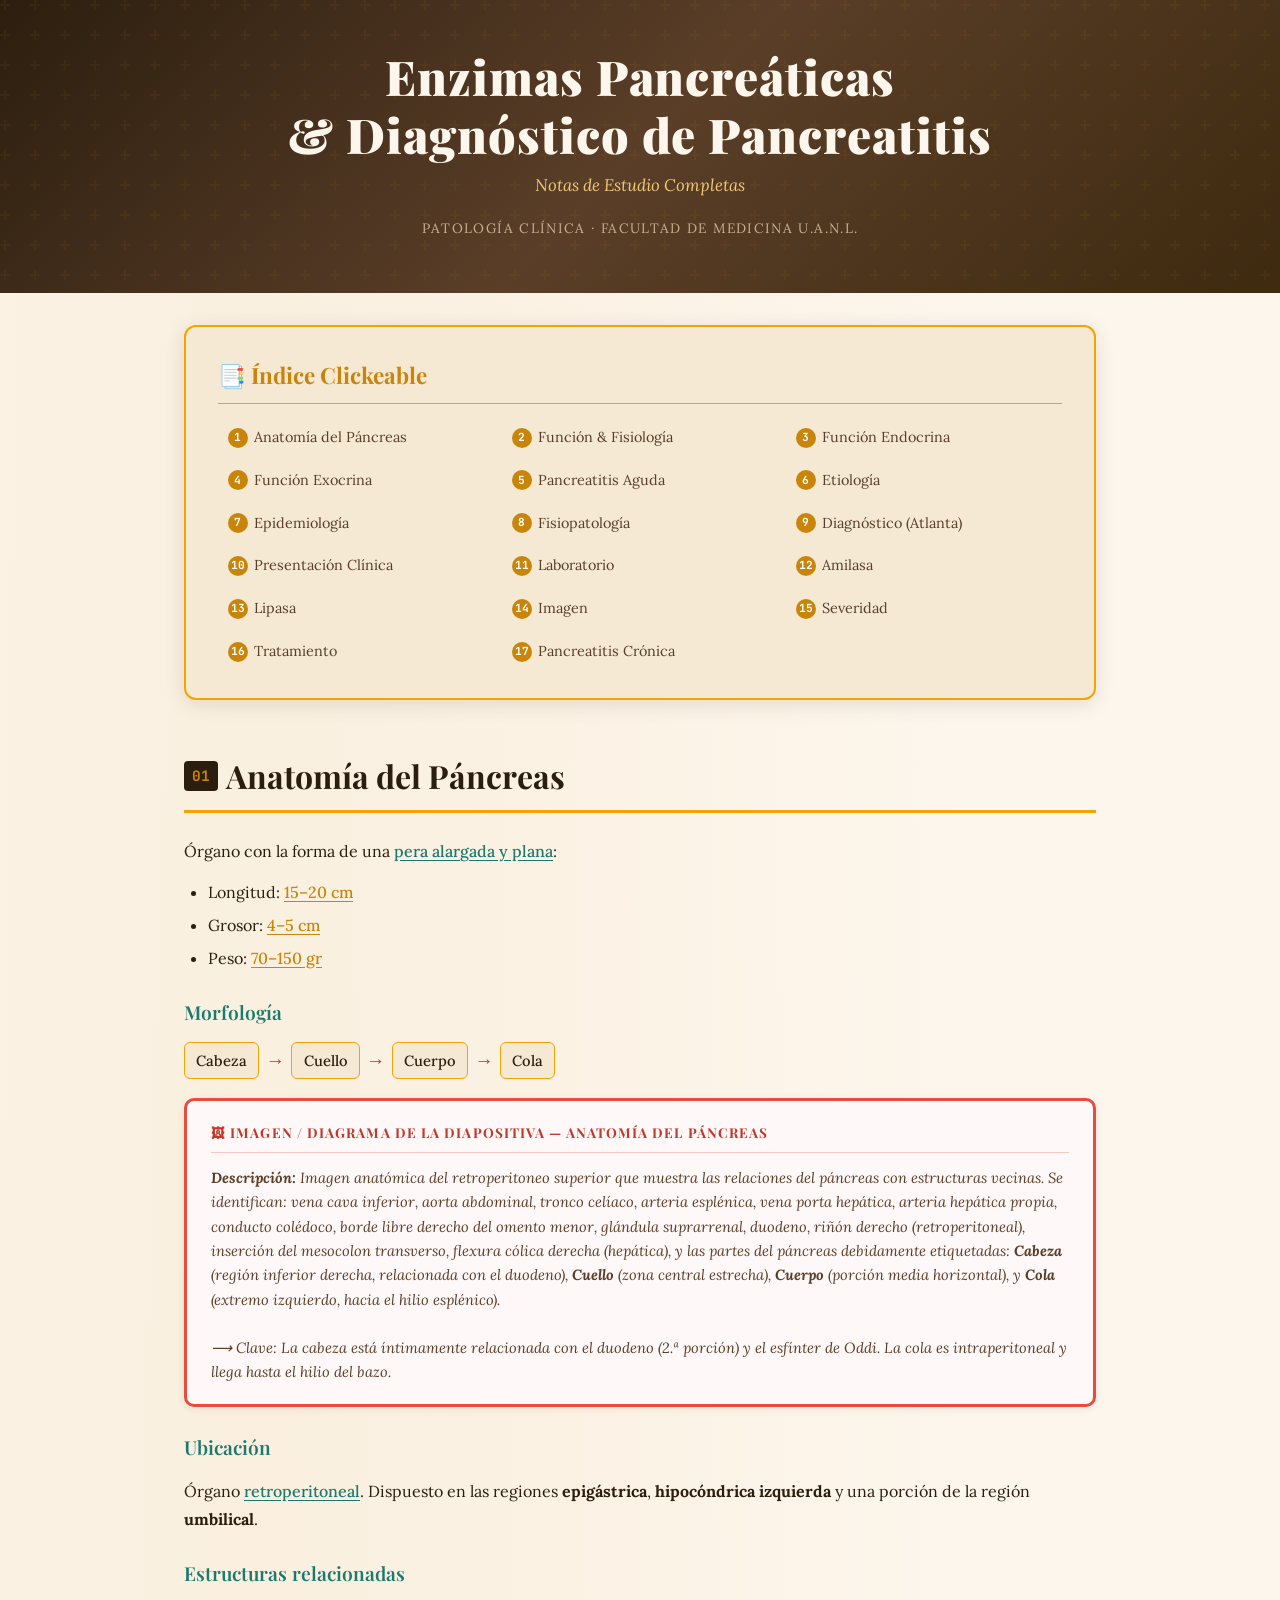
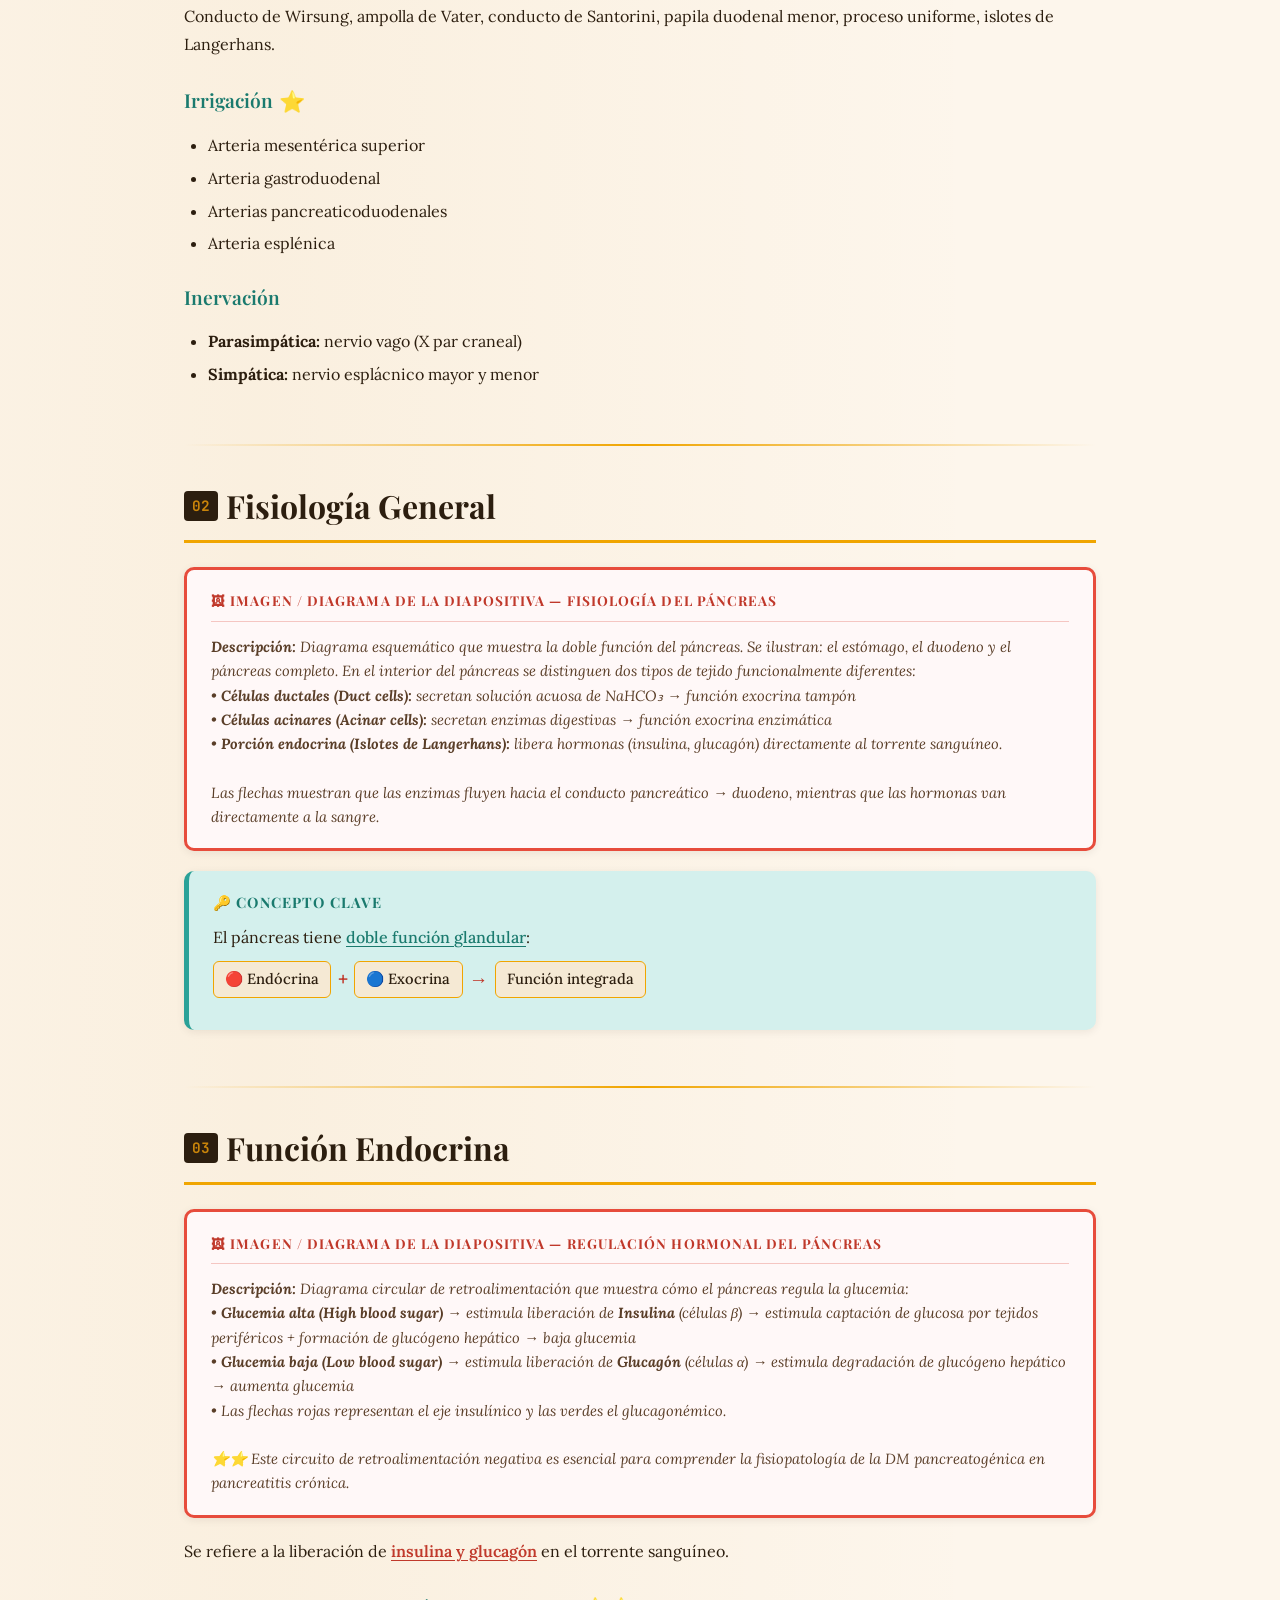
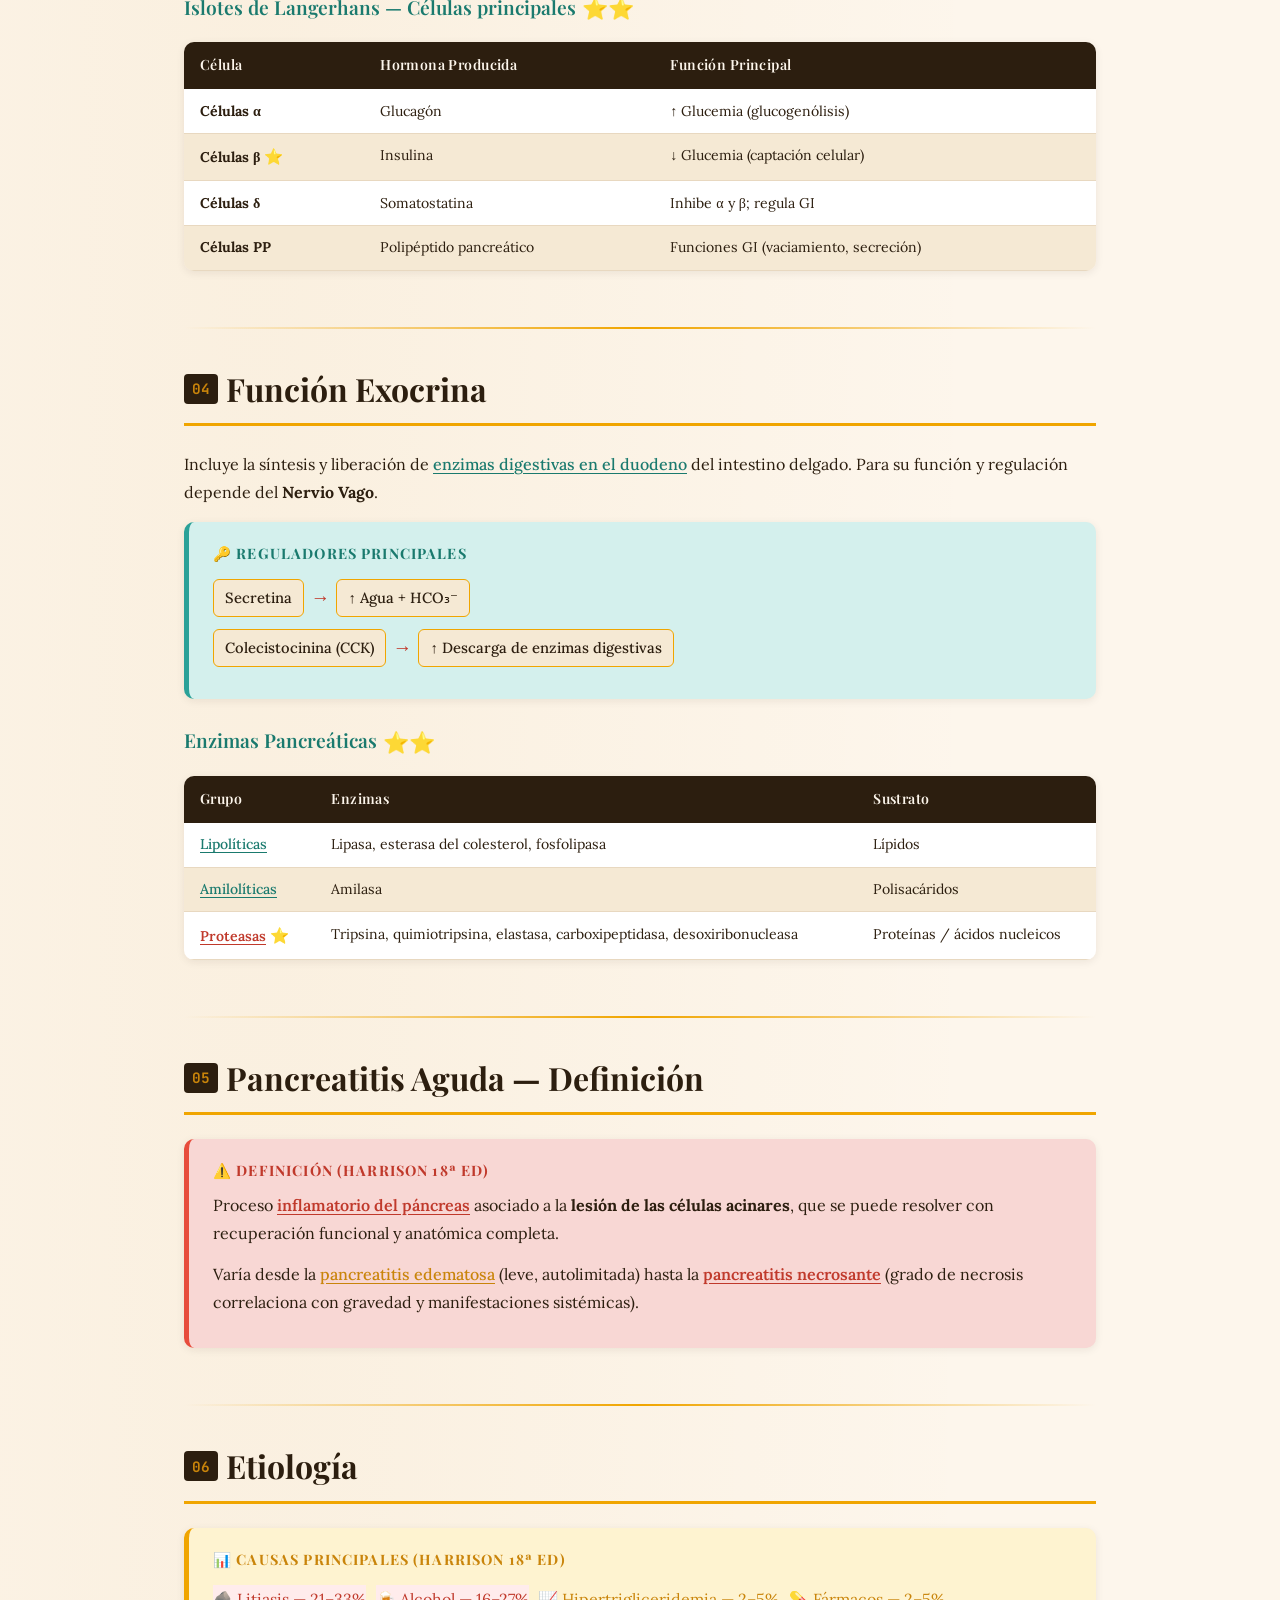
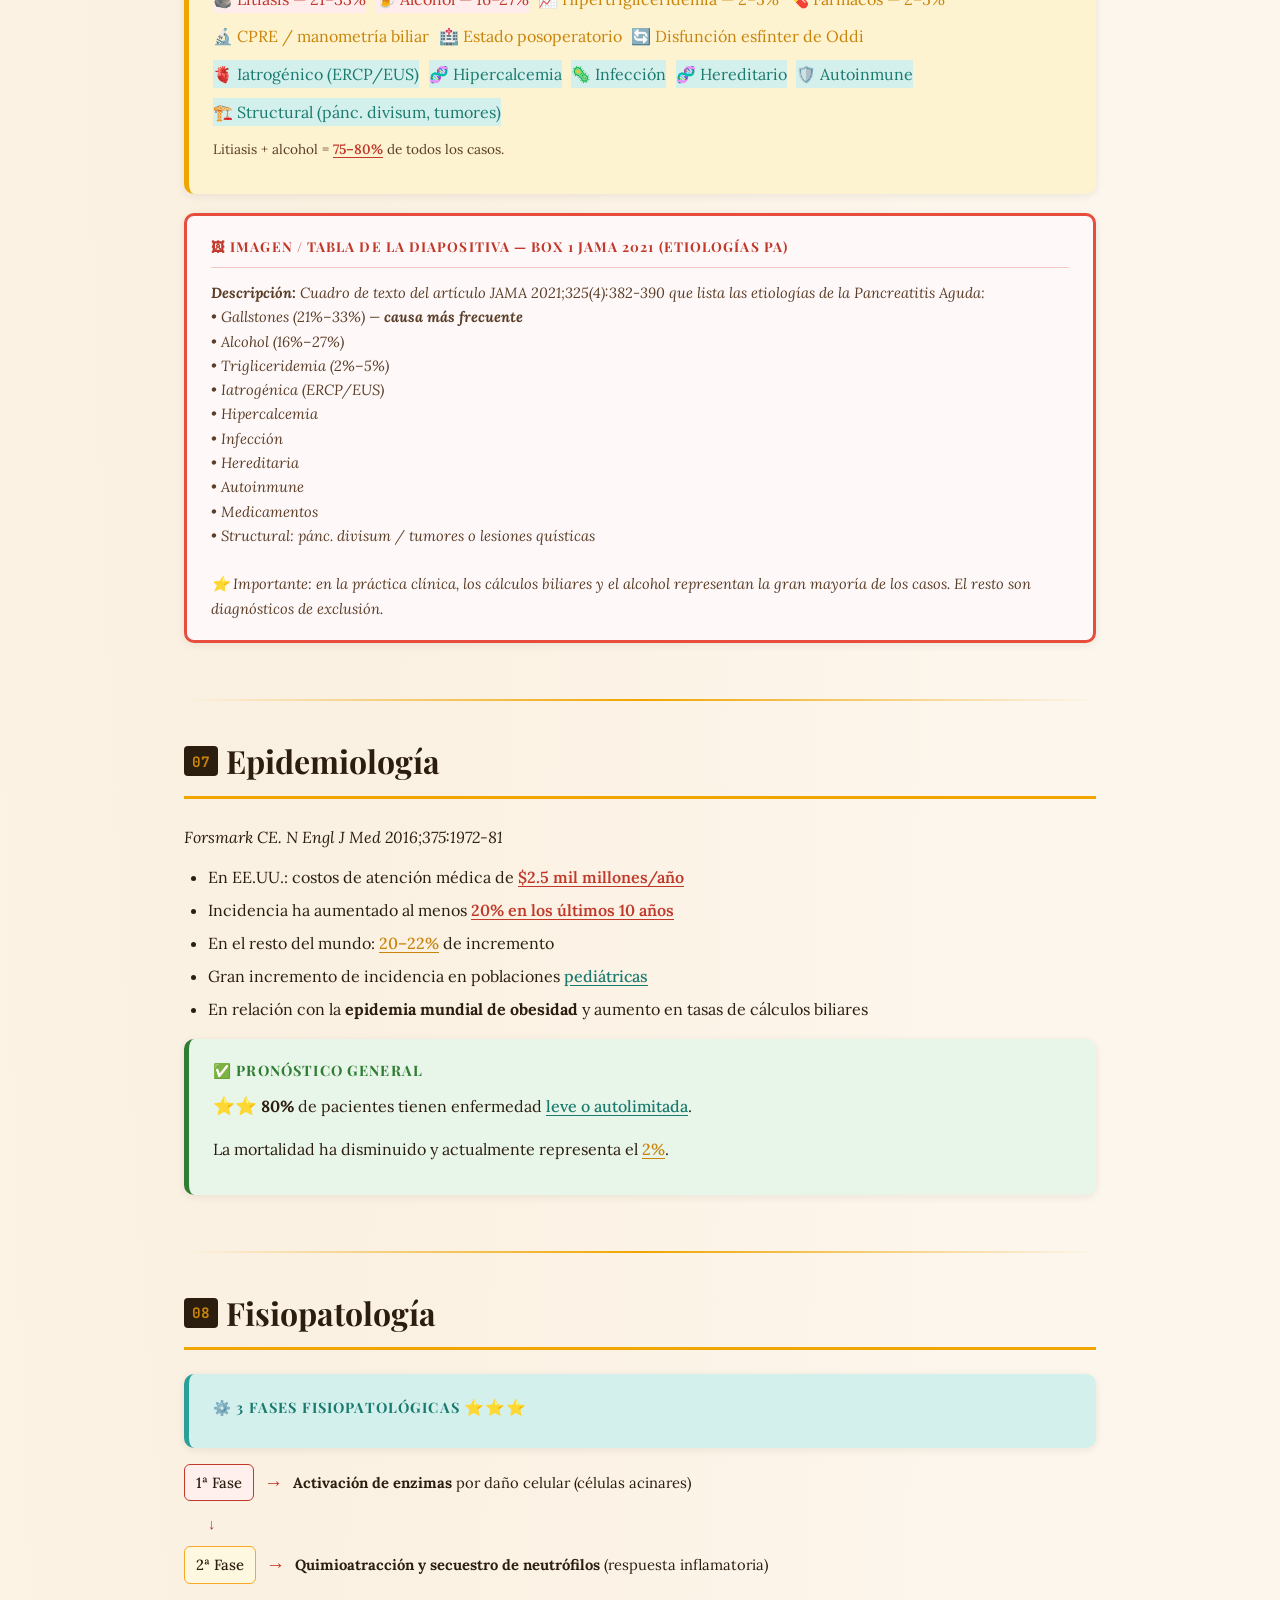
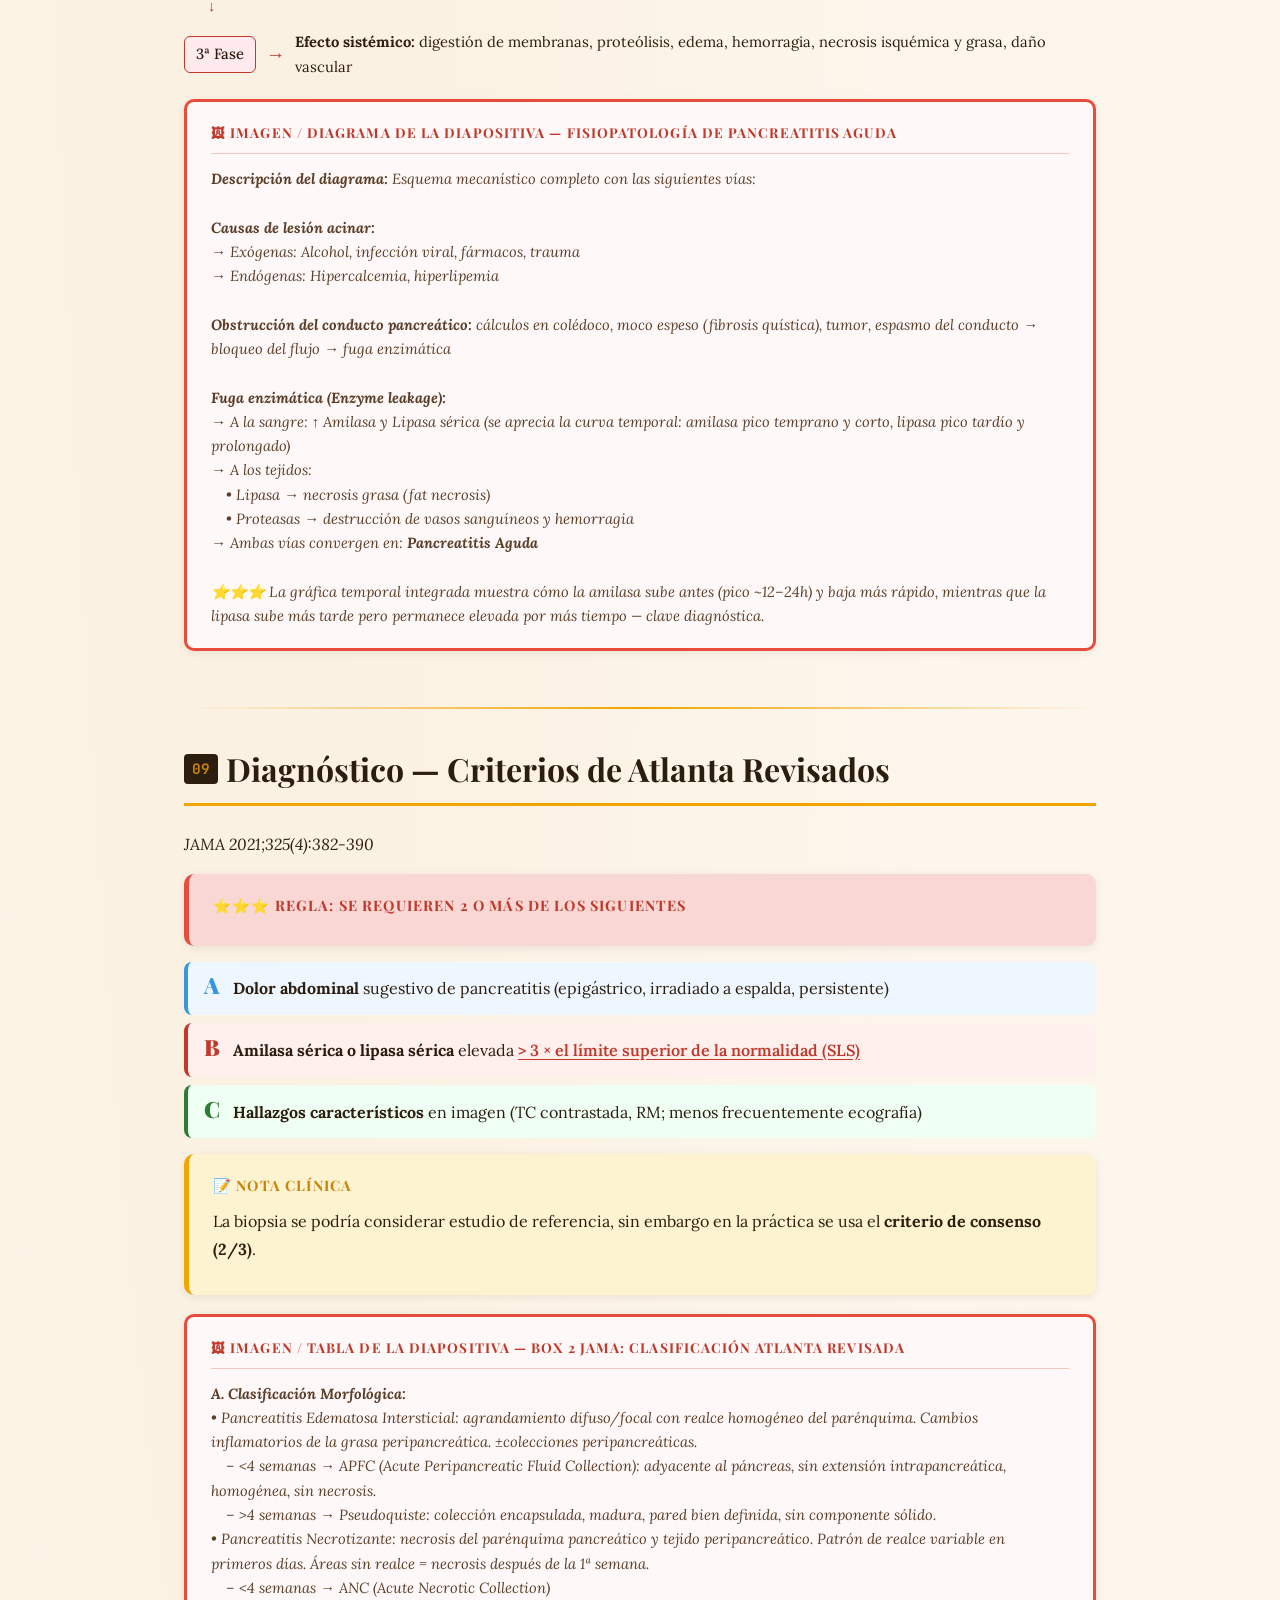
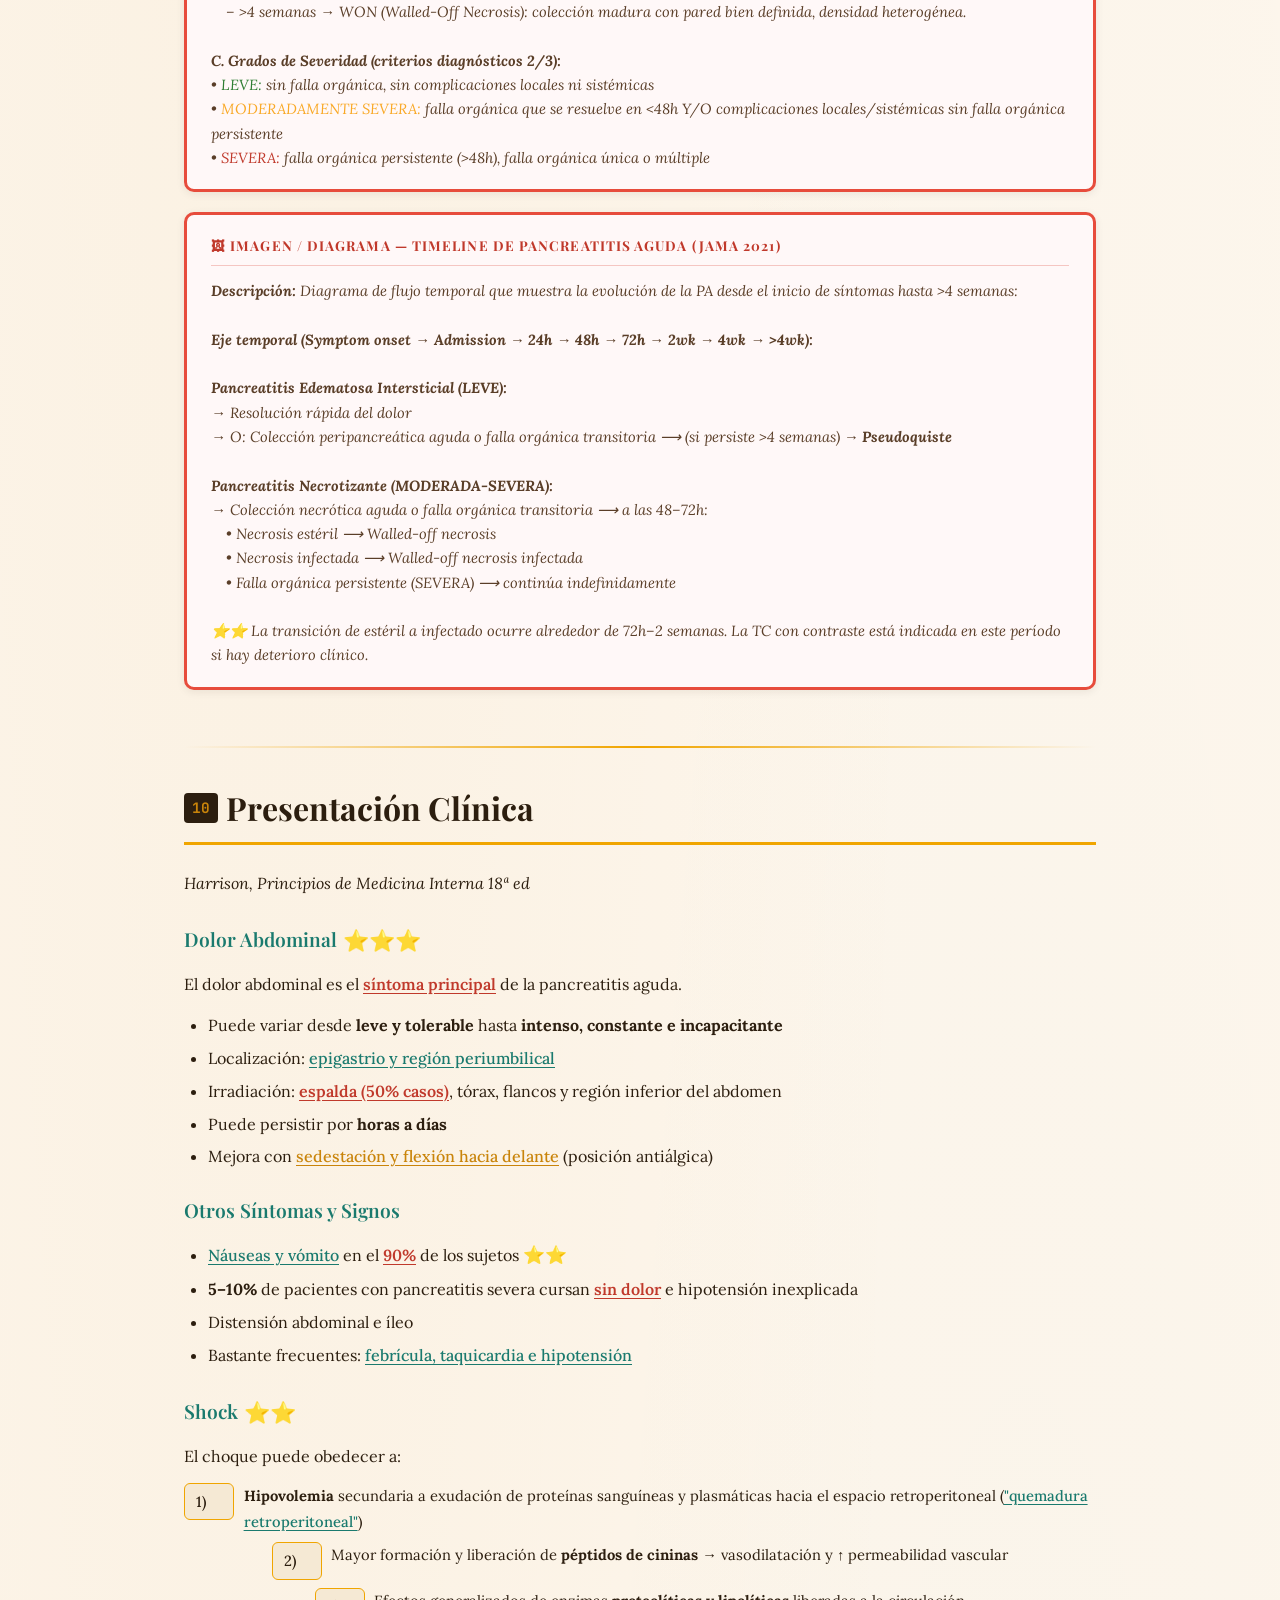
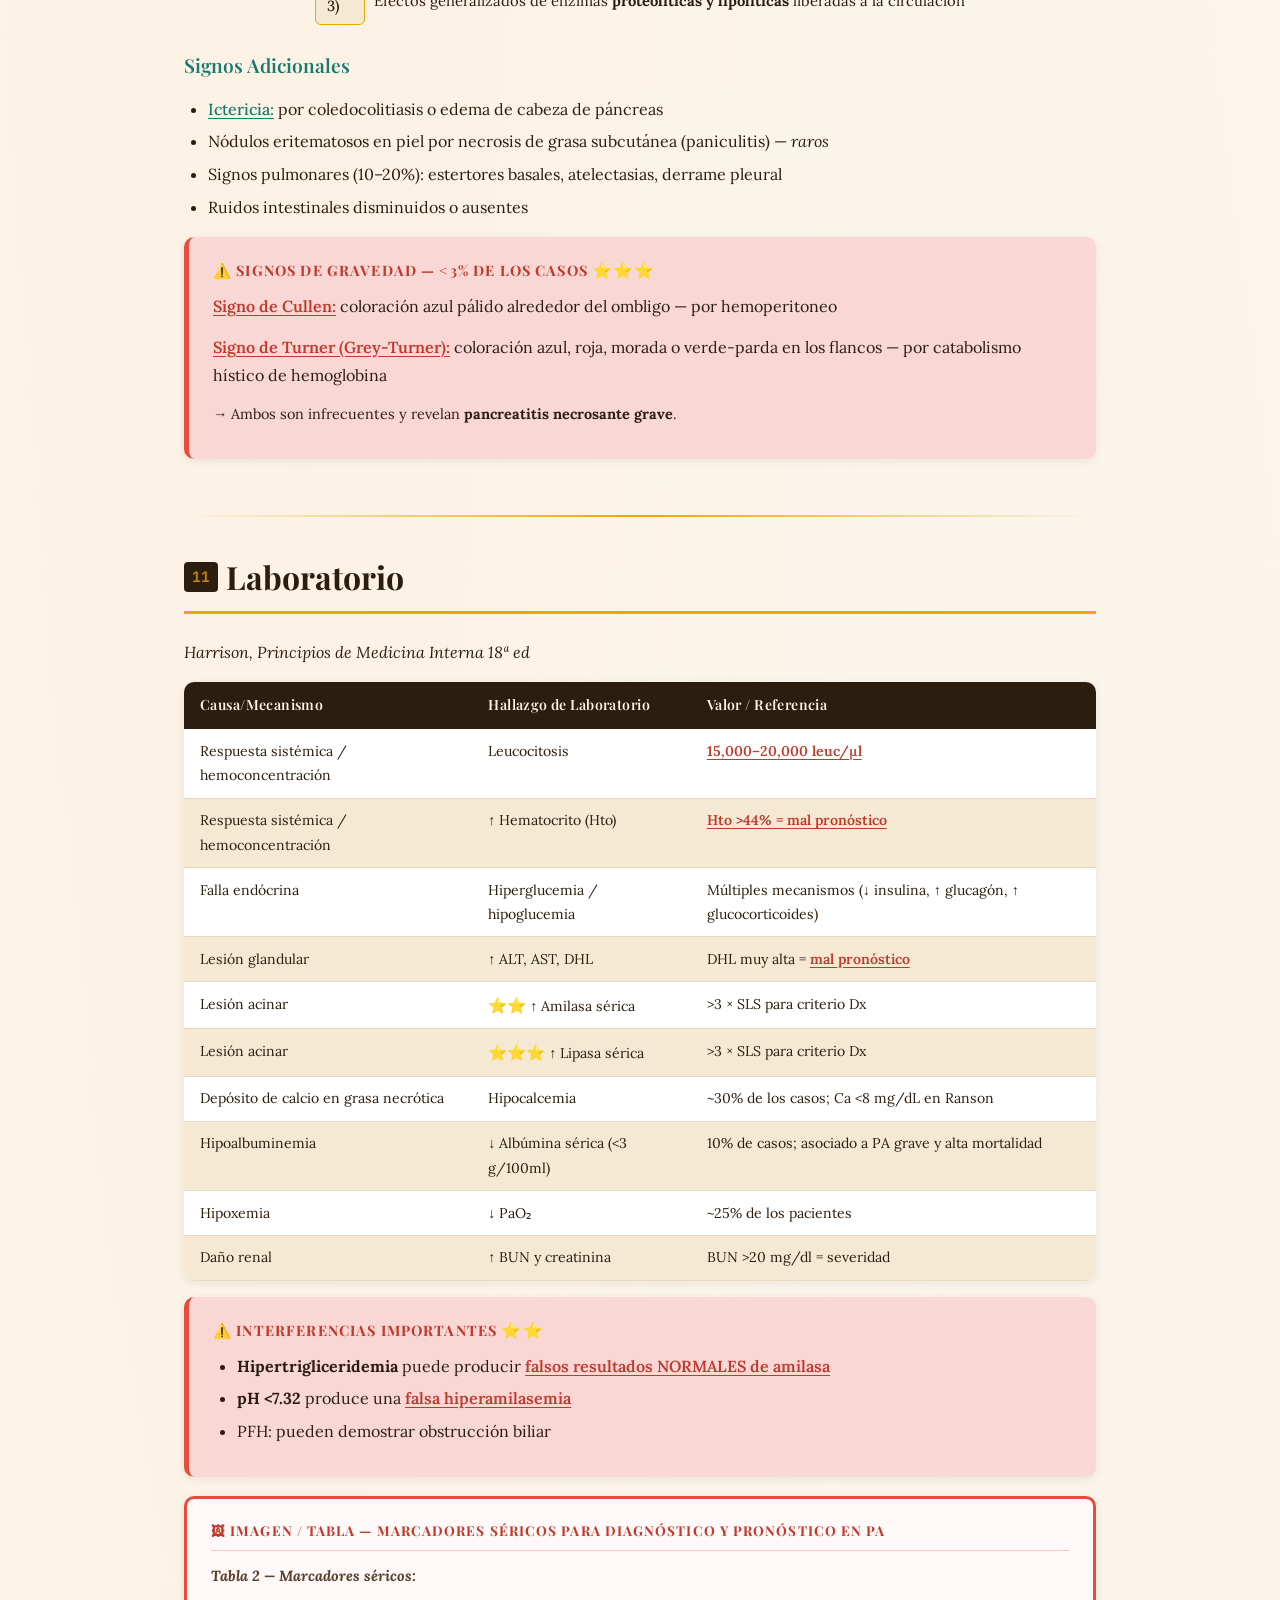
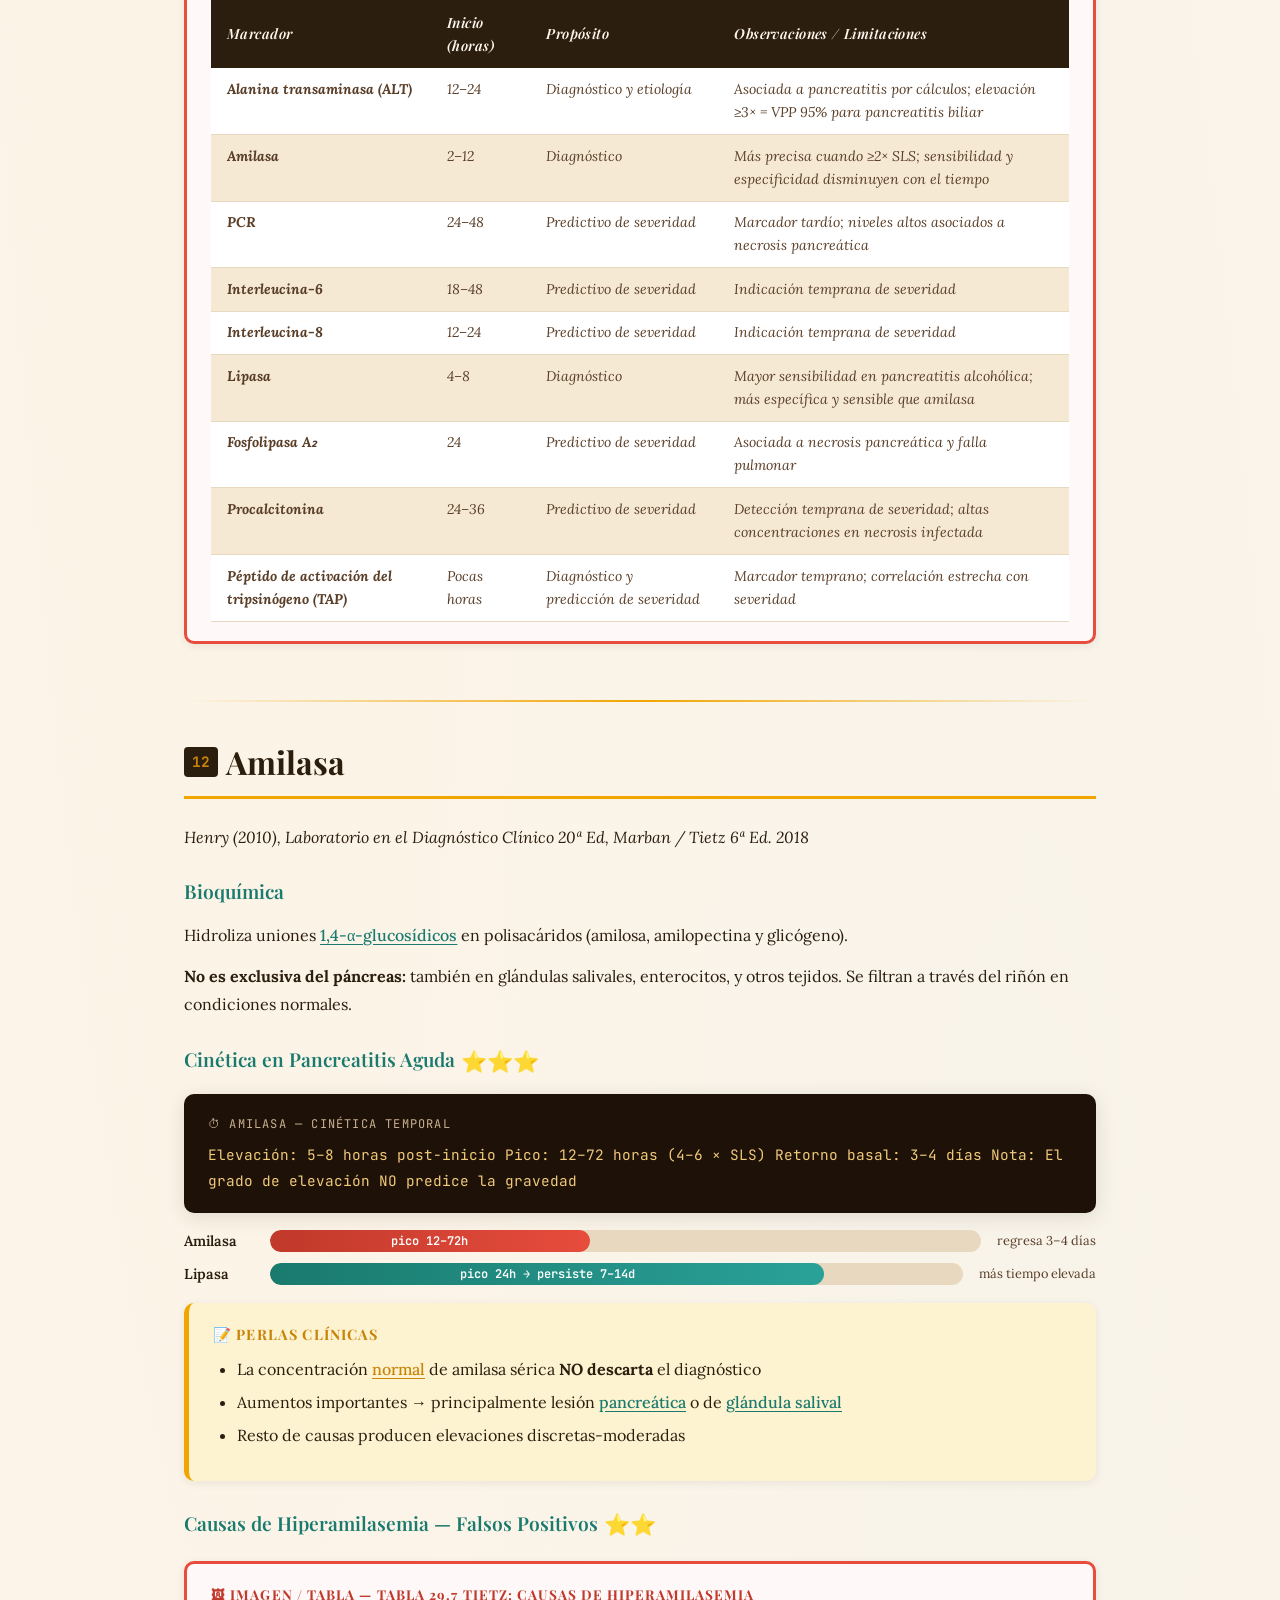
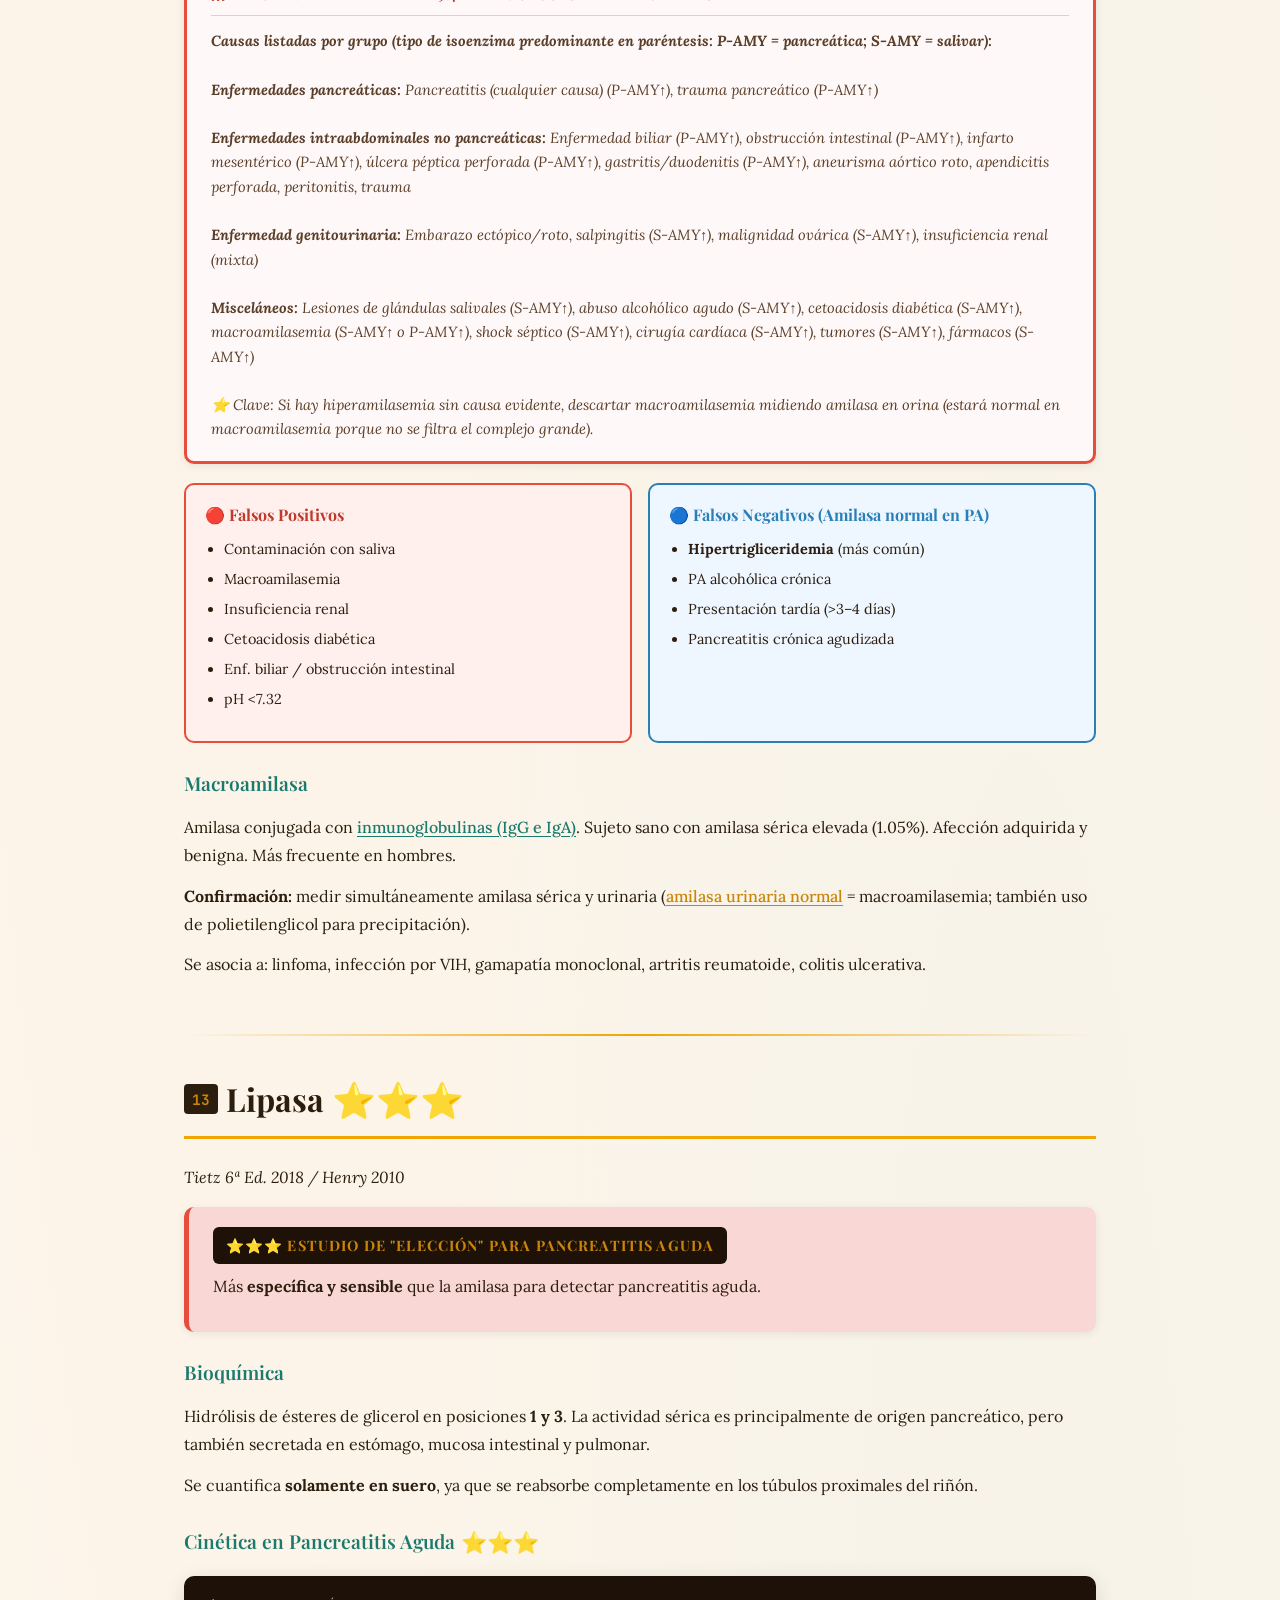
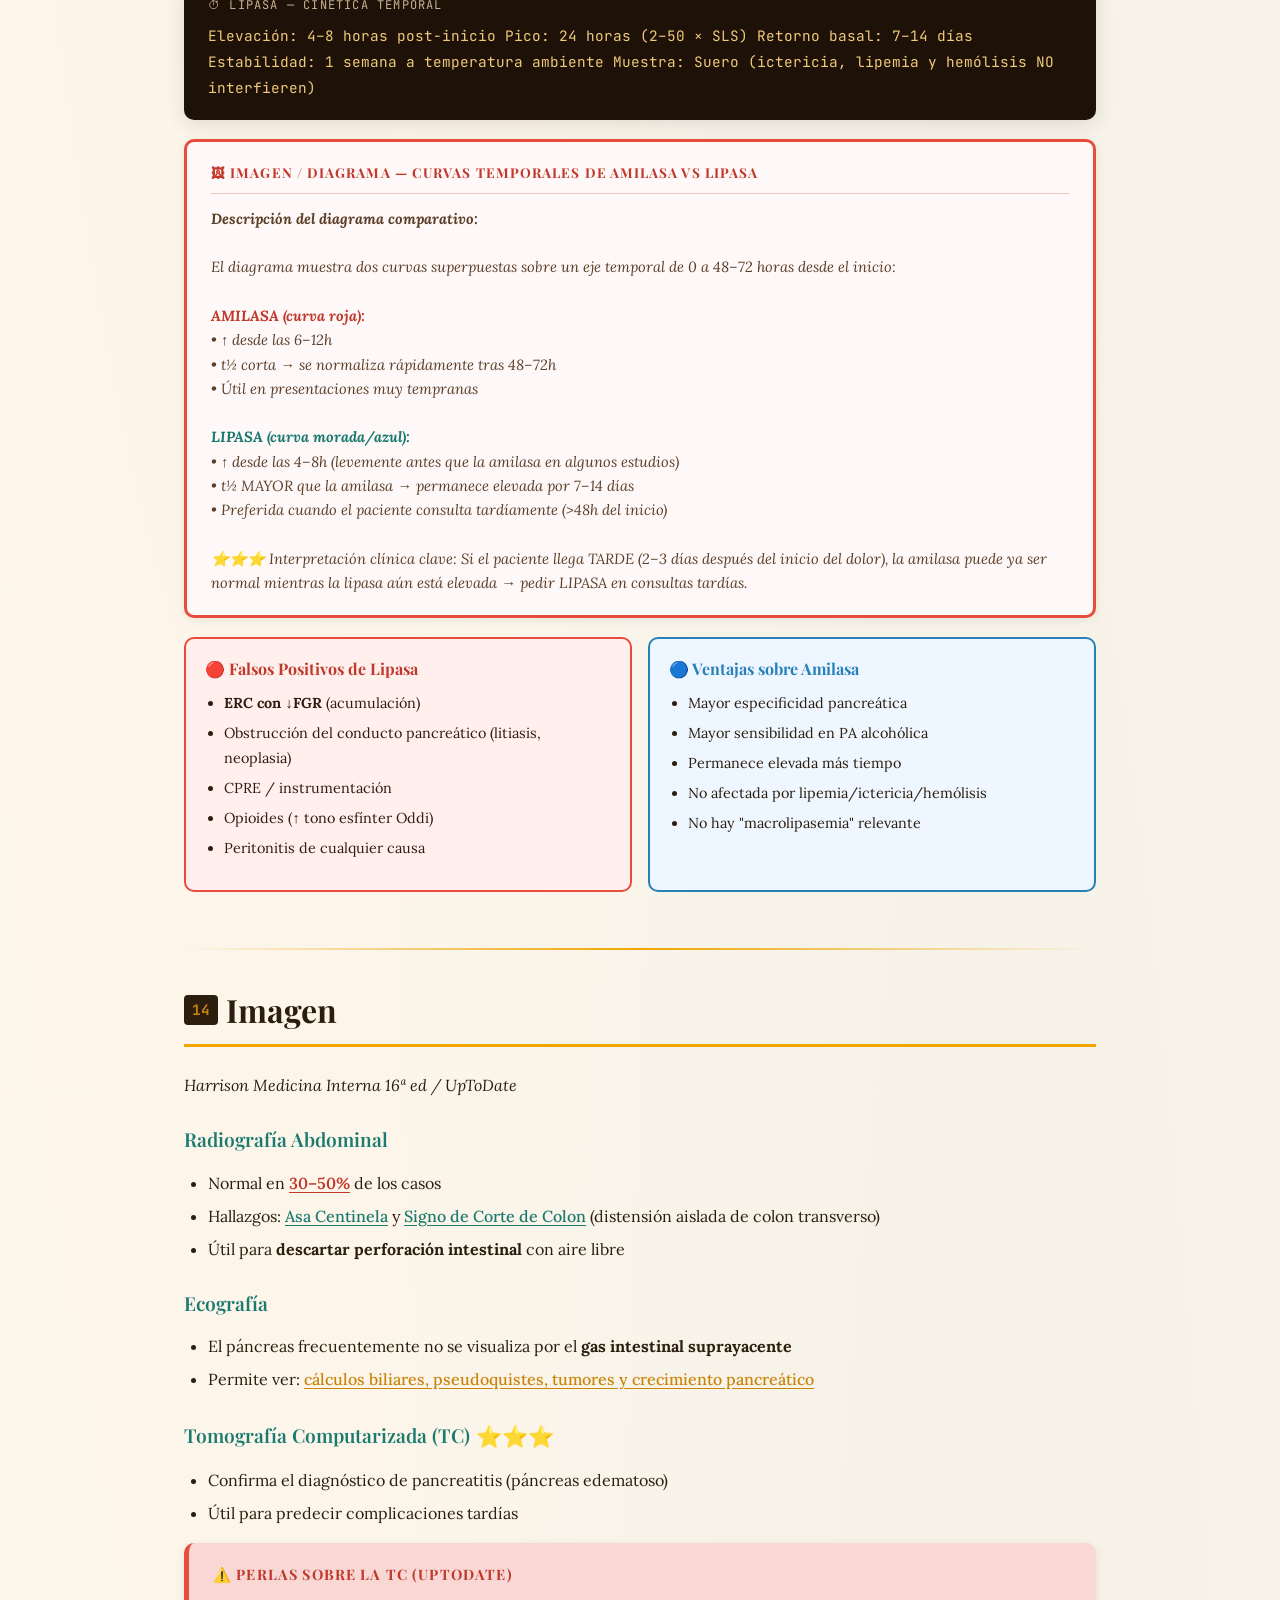
<file: public/topics/pancreatitis.html>
<!DOCTYPE html>
<html lang="es">
<head>
<meta charset="UTF-8">
<meta name="viewport" content="width=device-width, initial-scale=1.0">
<title>Enzimas Pancreáticas y Diagnóstico de Pancreatitis — Notas de Estudio</title>
<link href="https://fonts.googleapis.com/css2?family=Playfair+Display:ital,wght@0,400;0,600;0,700;0,900;1,400;1,700&family=Lora:ital,wght@0,400;0,500;0,600;1,400&family=JetBrains+Mono:wght@400;600&display=swap" rel="stylesheet">
<style>
  :root {
    --cream: #fdf6ec;
    --cream-dark: #f5e9d4;
    --cream-mid: #f9f0e1;
    --ink: #2c1e0f;
    --ink-light: #5a3e28;
    --red: #c0392b;
    --red-light: #f8d7d4;
    --red-border: #e74c3c;
    --teal: #1a7a6e;
    --teal-light: #d4f0ed;
    --teal-border: #2aa198;
    --gold: #c9840a;
    --gold-light: #fef3d0;
    --gold-border: #f0a500;
    --dark-box: #1e1208;
    --green: #2e7d32;
    --green-light: #e8f5e9;
    --orange: #e65100;
    --orange-light: #fff3e0;
    --shadow: 0 4px 20px rgba(44,30,15,0.12);
    --shadow-sm: 0 2px 8px rgba(44,30,15,0.08);
  }

  * { box-sizing: border-box; margin: 0; padding: 0; }

  body {
    background: var(--cream);
    color: var(--ink);
    font-family: 'Lora', Georgia, serif;
    font-size: 16px;
    line-height: 1.75;
    background-image: 
      radial-gradient(ellipse at 20% 10%, rgba(201,132,10,0.06) 0%, transparent 50%),
      radial-gradient(ellipse at 80% 90%, rgba(26,122,110,0.05) 0%, transparent 50%);
  }

  /* HEADER */
  .main-header {
    background: linear-gradient(135deg, #2c1e0f 0%, #5a3e28 50%, #3d2a0f 100%);
    color: var(--cream);
    padding: 3rem 2rem 2.5rem;
    text-align: center;
    position: relative;
    overflow: hidden;
  }
  .main-header::before {
    content: '';
    position: absolute; inset: 0;
    background: url("data:image/svg+xml,%3Csvg width='60' height='60' viewBox='0 0 60 60' xmlns='http://www.w3.org/2000/svg'%3E%3Cg fill='none' fill-rule='evenodd'%3E%3Cg fill='%23c9840a' fill-opacity='0.07'%3E%3Cpath d='M36 34v-4h-2v4h-4v2h4v4h2v-4h4v-2h-4zm0-30V0h-2v4h-4v2h4v4h2V6h4V4h-4zM6 34v-4H4v4H0v2h4v4h2v-4h4v-2H6zM6 4V0H4v4H0v2h4v4h2V6h4V4H6z'/%3E%3C/g%3E%3C/g%3E%3C/svg%3E");
    opacity: 1;
  }
  .main-header h1 {
    font-family: 'Playfair Display', serif;
    font-size: clamp(1.8rem, 5vw, 3rem);
    font-weight: 900;
    letter-spacing: 0.02em;
    position: relative;
    line-height: 1.2;
  }
  .main-header .subtitle {
    font-family: 'Lora', serif;
    font-style: italic;
    color: #f0c97a;
    margin-top: 0.5rem;
    font-size: 1.05rem;
    position: relative;
  }
  .main-header .institution {
    margin-top: 1rem;
    font-size: 0.85rem;
    color: #c9b090;
    letter-spacing: 0.1em;
    text-transform: uppercase;
    position: relative;
  }

  /* LAYOUT */
  .container {
    max-width: 960px;
    margin: 0 auto;
    padding: 2rem 1.5rem;
  }

  /* INDEX */
  .index-box {
    background: var(--cream-dark);
    border: 2px solid var(--gold-border);
    border-radius: 12px;
    padding: 1.8rem 2rem;
    margin-bottom: 3rem;
    box-shadow: var(--shadow);
  }
  .index-box h2 {
    font-family: 'Playfair Display', serif;
    font-size: 1.4rem;
    color: var(--gold);
    margin-bottom: 1rem;
    border-bottom: 1px solid var(--gold-border);
    padding-bottom: 0.5rem;
  }
  .index-grid {
    display: grid;
    grid-template-columns: repeat(auto-fill, minmax(220px, 1fr));
    gap: 0.5rem;
  }
  .index-grid a {
    color: var(--ink-light);
    text-decoration: none;
    font-size: 0.9rem;
    padding: 0.3rem 0.6rem;
    border-radius: 6px;
    transition: all 0.2s;
    display: flex;
    align-items: center;
    gap: 0.4rem;
  }
  .index-grid a:hover {
    background: var(--gold-light);
    color: var(--gold);
  }
  .index-num {
    background: var(--gold);
    color: white;
    font-size: 0.7rem;
    font-weight: 700;
    border-radius: 50%;
    width: 20px; height: 20px;
    display: inline-flex; align-items: center; justify-content: center;
    flex-shrink: 0;
    font-family: 'JetBrains Mono', monospace;
  }

  /* SECTIONS */
  .section {
    margin-bottom: 3.5rem;
    scroll-margin-top: 1rem;
  }
  .section-title {
    font-family: 'Playfair Display', serif;
    font-size: clamp(1.4rem, 4vw, 2rem);
    font-weight: 700;
    color: var(--ink);
    border-bottom: 3px solid var(--gold-border);
    padding-bottom: 0.4rem;
    margin-bottom: 1.5rem;
    display: flex;
    align-items: center;
    gap: 0.5rem;
  }
  .section-title .num {
    background: var(--ink);
    color: var(--gold);
    font-size: 0.9rem;
    font-family: 'JetBrains Mono', monospace;
    padding: 0.15rem 0.5rem;
    border-radius: 4px;
  }
  .subsection-title {
    font-family: 'Playfair Display', serif;
    font-size: 1.2rem;
    font-weight: 600;
    color: var(--teal);
    margin: 1.5rem 0 0.75rem;
    display: flex;
    align-items: center;
    gap: 0.4rem;
  }

  /* TEXT CONTENT */
  p { margin-bottom: 0.8rem; }
  ul, ol { padding-left: 1.5rem; margin-bottom: 0.8rem; }
  li { margin-bottom: 0.3rem; }

  /* HIGHLIGHTS */
  .red { text-decoration: underline; text-decoration-color: var(--red); text-underline-offset: 3px; color: var(--red); font-weight: 600; }
  .teal-hl { text-decoration: underline; text-decoration-color: var(--teal); text-underline-offset: 3px; color: var(--teal); font-weight: 500; }
  .gold-hl { text-decoration: underline; text-decoration-color: var(--gold); text-underline-offset: 3px; color: var(--gold); font-weight: 500; }
  .star { color: var(--gold); font-size: 1.1em; }

  /* BOXES */
  .box {
    border-radius: 10px;
    padding: 1.2rem 1.5rem;
    margin: 1rem 0;
    border-left: 5px solid;
    box-shadow: var(--shadow-sm);
  }
  .box-yellow { background: var(--gold-light); border-color: var(--gold-border); }
  .box-red { background: var(--red-light); border-color: var(--red-border); }
  .box-teal { background: var(--teal-light); border-color: var(--teal-border); }
  .box-green { background: var(--green-light); border-color: var(--green); }
  .box-orange { background: var(--orange-light); border-color: var(--orange); }
  .box-title {
    font-family: 'Playfair Display', serif;
    font-weight: 700;
    font-size: 0.9rem;
    text-transform: uppercase;
    letter-spacing: 0.08em;
    margin-bottom: 0.5rem;
  }
  .box-yellow .box-title { color: var(--gold); }
  .box-red .box-title { color: var(--red); }
  .box-teal .box-title { color: var(--teal); }

  /* IMAGE PLACEHOLDER */
  .img-box {
    border: 3px solid var(--red-border);
    border-radius: 10px;
    padding: 1.2rem 1.5rem;
    margin: 1.2rem 0;
    background: #fff8f8;
    box-shadow: var(--shadow-sm);
  }
  .img-box-header {
    font-family: 'Playfair Display', serif;
    font-weight: 700;
    font-size: 0.85rem;
    color: var(--red);
    text-transform: uppercase;
    letter-spacing: 0.08em;
    margin-bottom: 0.8rem;
    padding-bottom: 0.5rem;
    border-bottom: 1px solid #f5c6c2;
    display: flex;
    align-items: center;
    gap: 0.4rem;
  }
  .img-interpretation {
    font-style: italic;
    color: var(--ink-light);
    font-size: 0.92rem;
    line-height: 1.65;
  }

  /* FORMULA BOX */
  .formula-box {
    background: var(--dark-box);
    color: #f0c97a;
    border-radius: 10px;
    padding: 1.2rem 1.5rem;
    margin: 1rem 0;
    font-family: 'JetBrains Mono', monospace;
    font-size: 0.9rem;
    line-height: 1.8;
    box-shadow: var(--shadow);
    overflow-x: auto;
  }
  .formula-box .label {
    color: #c9b090;
    font-size: 0.75rem;
    text-transform: uppercase;
    letter-spacing: 0.1em;
    display: block;
    margin-bottom: 0.4rem;
  }

  /* FP/FN BOXES */
  .fp-fn-grid {
    display: grid;
    grid-template-columns: 1fr 1fr;
    gap: 1rem;
    margin: 1rem 0;
  }
  .fp-box {
    background: #fff0ee;
    border: 2px solid var(--red-border);
    border-radius: 10px;
    padding: 1rem 1.2rem;
  }
  .fn-box {
    background: #eef6ff;
    border: 2px solid #2980b9;
    border-radius: 10px;
    padding: 1rem 1.2rem;
  }
  .fp-box h4 { color: var(--red); font-family: 'Playfair Display', serif; margin-bottom: 0.5rem; }
  .fn-box h4 { color: #2980b9; font-family: 'Playfair Display', serif; margin-bottom: 0.5rem; }
  .fp-fn-grid ul { padding-left: 1.2rem; font-size: 0.9rem; }

  /* FLOW DIAGRAM */
  .flow {
    display: flex;
    flex-wrap: wrap;
    align-items: center;
    gap: 0.4rem;
    margin: 0.8rem 0;
    font-size: 0.92rem;
  }
  .flow-box {
    background: var(--cream-dark);
    border: 1.5px solid var(--gold-border);
    border-radius: 6px;
    padding: 0.3rem 0.7rem;
    font-weight: 500;
    color: var(--ink);
    white-space: nowrap;
  }
  .flow-arrow {
    color: var(--red);
    font-size: 1.2rem;
    font-weight: bold;
  }

  /* SEVERITY CARDS */
  .severity-grid {
    display: grid;
    grid-template-columns: repeat(auto-fill, minmax(200px, 1fr));
    gap: 1rem;
    margin: 1rem 0;
  }
  .sev-card {
    border-radius: 10px;
    padding: 1rem 1.2rem;
    border-top: 5px solid;
    box-shadow: var(--shadow-sm);
  }
  .sev-mild { background: #e8f5e9; border-color: var(--green); }
  .sev-mod { background: #fff8e1; border-color: #f9a825; }
  .sev-sev { background: #fff3e0; border-color: var(--orange); }
  .sev-crit { background: #ffebee; border-color: var(--red); }
  .sev-card h4 {
    font-family: 'Playfair Display', serif;
    font-size: 1rem;
    margin-bottom: 0.5rem;
  }
  .sev-mild h4 { color: var(--green); }
  .sev-mod h4 { color: #f9a825; }
  .sev-sev h4 { color: var(--orange); }
  .sev-crit h4 { color: var(--red); }
  .sev-card ul { padding-left: 1.2rem; font-size: 0.88rem; }

  /* TABLES */
  .table-wrapper {
    overflow-x: auto;
    margin: 1rem 0;
    border-radius: 10px;
    box-shadow: var(--shadow-sm);
  }
  table {
    width: 100%;
    border-collapse: collapse;
    font-size: 0.88rem;
  }
  thead tr { background: var(--ink); color: var(--cream); }
  thead th {
    font-family: 'Playfair Display', serif;
    padding: 0.7rem 1rem;
    text-align: left;
    font-weight: 600;
    letter-spacing: 0.03em;
  }
  tbody tr:nth-child(even) { background: var(--cream-dark); }
  tbody tr:nth-child(odd) { background: white; }
  tbody td { padding: 0.6rem 1rem; vertical-align: top; border-bottom: 1px solid #e8d8c0; }
  tbody tr:hover { background: var(--gold-light); transition: background 0.2s; }

  /* KINETICS BARS */
  .kinetics-row {
    display: flex;
    align-items: center;
    gap: 1rem;
    margin: 0.5rem 0;
    font-size: 0.9rem;
  }
  .kin-label { width: 70px; font-weight: 600; color: var(--ink); }
  .kin-bar-wrap { flex: 1; background: #e8d8c0; border-radius: 20px; overflow: hidden; height: 22px; position: relative; }
  .kin-bar {
    height: 100%;
    border-radius: 20px;
    display: flex;
    align-items: center;
    justify-content: center;
    font-size: 0.75rem;
    font-weight: 600;
    color: white;
    font-family: 'JetBrains Mono', monospace;
  }
  .kin-amylase { background: linear-gradient(90deg, #c0392b, #e74c3c); width: 45%; }
  .kin-lipase { background: linear-gradient(90deg, #1a7a6e, #2aa198); width: 80%; }

  /* BACK TO TOP */
  .back-top {
    display: inline-block;
    margin-top: 1rem;
    color: var(--gold);
    text-decoration: none;
    font-size: 0.85rem;
    font-family: 'JetBrains Mono', monospace;
  }
  .back-top:hover { color: var(--red); }

  /* DIVIDER */
  .divider {
    border: none;
    height: 2px;
    background: linear-gradient(90deg, transparent, var(--gold-border), transparent);
    margin: 2rem 0;
  }

  /* CRITERIA ITEMS */
  .criteria-item {
    display: flex;
    align-items: flex-start;
    gap: 0.8rem;
    padding: 0.8rem 1rem;
    border-radius: 8px;
    margin: 0.5rem 0;
  }
  .criteria-a { background: #eef6ff; border-left: 4px solid #3498db; }
  .criteria-b { background: #fff0ee; border-left: 4px solid var(--red); }
  .criteria-c { background: #f0fff4; border-left: 4px solid var(--green); }
  .criteria-letter {
    font-family: 'Playfair Display', serif;
    font-size: 1.4rem;
    font-weight: 900;
    line-height: 1;
    flex-shrink: 0;
  }
  .criteria-a .criteria-letter { color: #3498db; }
  .criteria-b .criteria-letter { color: var(--red); }
  .criteria-c .criteria-letter { color: var(--green); }

  /* ETIOLOGY BUBBLES */
  .etio-grid {
    display: flex;
    flex-wrap: wrap;
    gap: 0.6rem;
    margin: 0.8rem 0;
  }
  .etio-bubble {
    padding: 0.4rem 1rem;
    border-radius: 20px;
    font-size: 0.88rem;
    font-weight: 500;
    border: 1.5px solid;
  }
  .etio-main { background: #ffecec; border-color: var(--red); color: var(--red); }
  .etio-sec { background: var(--gold-light); border-color: var(--gold-border); color: var(--gold); }
  .etio-rare { background: var(--teal-light); border-color: var(--teal-border); color: var(--teal); }

  /* RESPONSIVE */
  @media (max-width: 600px) {
    .fp-fn-grid { grid-template-columns: 1fr; }
    .severity-grid { grid-template-columns: 1fr 1fr; }
    .flow { flex-direction: column; align-items: flex-start; }
    .index-grid { grid-template-columns: 1fr 1fr; }
  }
</style>
</head>
<body>

<!-- ═══════════════ HEADER ═══════════════ -->
<div class="main-header">
  <h1>Enzimas Pancreáticas<br>& Diagnóstico de Pancreatitis</h1>
  <p class="subtitle">Notas de Estudio Completas</p>
  <p class="institution">Patología Clínica · Facultad de Medicina U.A.N.L.</p>
</div>

<div class="container">

<!-- ═══════════════ ÍNDICE ═══════════════ -->
<div id="top" class="index-box">
  <h2>📑 Índice Clickeable</h2>
  <div class="index-grid">
    <a href="#anatomia"><span class="index-num">1</span> Anatomía del Páncreas</a>
    <a href="#funcion"><span class="index-num">2</span> Función & Fisiología</a>
    <a href="#endocrina"><span class="index-num">3</span> Función Endocrina</a>
    <a href="#exocrina"><span class="index-num">4</span> Función Exocrina</a>
    <a href="#pancreatitis-aguda"><span class="index-num">5</span> Pancreatitis Aguda</a>
    <a href="#etiologia"><span class="index-num">6</span> Etiología</a>
    <a href="#epidemiologia"><span class="index-num">7</span> Epidemiología</a>
    <a href="#fisiopatologia"><span class="index-num">8</span> Fisiopatología</a>
    <a href="#diagnostico"><span class="index-num">9</span> Diagnóstico (Atlanta)</a>
    <a href="#clinica"><span class="index-num">10</span> Presentación Clínica</a>
    <a href="#laboratorio"><span class="index-num">11</span> Laboratorio</a>
    <a href="#amilasa"><span class="index-num">12</span> Amilasa</a>
    <a href="#lipasa"><span class="index-num">13</span> Lipasa</a>
    <a href="#imagen"><span class="index-num">14</span> Imagen</a>
    <a href="#severidad"><span class="index-num">15</span> Severidad</a>
    <a href="#tratamiento"><span class="index-num">16</span> Tratamiento</a>
    <a href="#cronica"><span class="index-num">17</span> Pancreatitis Crónica</a>
  </div>
</div>

<!-- ═══════════════ 1. ANATOMÍA ═══════════════ -->
<div class="section" id="anatomia">
  <h2 class="section-title"><span class="num">01</span> Anatomía del Páncreas</h2>

  <p>Órgano con la forma de una <span class="teal-hl">pera alargada y plana</span>:</p>
  <ul>
    <li>Longitud: <span class="gold-hl">15–20 cm</span></li>
    <li>Grosor: <span class="gold-hl">4–5 cm</span></li>
    <li>Peso: <span class="gold-hl">70–150 gr</span></li>
  </ul>

  <div class="subsection-title">Morfología</div>
  <div class="flow">
    <div class="flow-box">Cabeza</div><div class="flow-arrow">→</div>
    <div class="flow-box">Cuello</div><div class="flow-arrow">→</div>
    <div class="flow-box">Cuerpo</div><div class="flow-arrow">→</div>
    <div class="flow-box">Cola</div>
  </div>

  <div class="img-box">
    <div class="img-box-header">🖼 IMAGEN / DIAGRAMA DE LA DIAPOSITIVA — Anatomía del Páncreas</div>
    <div class="img-interpretation">
      <strong>Descripción:</strong> Imagen anatómica del retroperitoneo superior que muestra las relaciones del páncreas con estructuras vecinas. Se identifican: vena cava inferior, aorta abdominal, tronco celíaco, arteria esplénica, vena porta hepática, arteria hepática propia, conducto colédoco, borde libre derecho del omento menor, glándula suprarrenal, duodeno, riñón derecho (retroperitoneal), inserción del mesocolon transverso, flexura cólica derecha (hepática), y las partes del páncreas debidamente etiquetadas: <strong>Cabeza</strong> (región inferior derecha, relacionada con el duodeno), <strong>Cuello</strong> (zona central estrecha), <strong>Cuerpo</strong> (porción media horizontal), y <strong>Cola</strong> (extremo izquierdo, hacia el hilio esplénico).
      <br><br>
      ⟶ Clave: La cabeza está íntimamente relacionada con el duodeno (2.ª porción) y el esfínter de Oddi. La cola es intraperitoneal y llega hasta el hilio del bazo.
    </div>
  </div>

  <div class="subsection-title">Ubicación</div>
  <p>Órgano <span class="teal-hl">retroperitoneal</span>. Dispuesto en las regiones <strong>epigástrica</strong>, <strong>hipocóndrica izquierda</strong> y una porción de la región <strong>umbilical</strong>.</p>

  <div class="subsection-title">Estructuras relacionadas</div>
  <p>Conducto de Wirsung, ampolla de Vater, conducto de Santorini, papila duodenal menor, proceso uniforme, islotes de Langerhans.</p>

  <div class="subsection-title">Irrigación <span class="star">⭐</span></div>
  <ul>
    <li>Arteria mesentérica superior</li>
    <li>Arteria gastroduodenal</li>
    <li>Arterias pancreaticoduodenales</li>
    <li>Arteria esplénica</li>
  </ul>

  <div class="subsection-title">Inervación</div>
  <ul>
    <li><strong>Parasimpática:</strong> nervio vago (X par craneal)</li>
    <li><strong>Simpática:</strong> nervio esplácnico mayor y menor</li>
  </ul>
</div>

<hr class="divider">

<!-- ═══════════════ 2. FISIOLOGÍA ═══════════════ -->
<div class="section" id="funcion">
  <h2 class="section-title"><span class="num">02</span> Fisiología General</h2>

  <div class="img-box">
    <div class="img-box-header">🖼 IMAGEN / DIAGRAMA DE LA DIAPOSITIVA — Fisiología del Páncreas</div>
    <div class="img-interpretation">
      <strong>Descripción:</strong> Diagrama esquemático que muestra la doble función del páncreas. Se ilustran: el estómago, el duodeno y el páncreas completo. En el interior del páncreas se distinguen dos tipos de tejido funcionalmente diferentes:
      <br>• <strong>Células ductales (Duct cells):</strong> secretan solución acuosa de NaHCO₃ → función exocrina tampón
      <br>• <strong>Células acinares (Acinar cells):</strong> secretan enzimas digestivas → función exocrina enzimática
      <br>• <strong>Porción endocrina (Islotes de Langerhans):</strong> libera hormonas (insulina, glucagón) directamente al torrente sanguíneo.
      <br><br>
      Las flechas muestran que las enzimas fluyen hacia el conducto pancreático → duodeno, mientras que las hormonas van directamente a la sangre.
    </div>
  </div>

  <div class="box box-teal">
    <div class="box-title">🔑 Concepto Clave</div>
    El páncreas tiene <span class="teal-hl">doble función glandular</span>:
    <div class="flow" style="margin-top:0.6rem;">
      <div class="flow-box">🔴 Endócrina</div>
      <div class="flow-arrow">+</div>
      <div class="flow-box">🔵 Exocrina</div>
      <div class="flow-arrow">→</div>
      <div class="flow-box">Función integrada</div>
    </div>
  </div>
</div>

<hr class="divider">

<!-- ═══════════════ 3. ENDÓCRINA ═══════════════ -->
<div class="section" id="endocrina">
  <h2 class="section-title"><span class="num">03</span> Función Endocrina</h2>

  <div class="img-box">
    <div class="img-box-header">🖼 IMAGEN / DIAGRAMA DE LA DIAPOSITIVA — Regulación Hormonal del Páncreas</div>
    <div class="img-interpretation">
      <strong>Descripción:</strong> Diagrama circular de retroalimentación que muestra cómo el páncreas regula la glucemia:
      <br>• <strong>Glucemia alta (High blood sugar)</strong> → estimula liberación de <strong>Insulina</strong> (células β) → estimula captación de glucosa por tejidos periféricos + formación de glucógeno hepático → <em>baja glucemia</em>
      <br>• <strong>Glucemia baja (Low blood sugar)</strong> → estimula liberación de <strong>Glucagón</strong> (células α) → estimula degradación de glucógeno hepático → <em>aumenta glucemia</em>
      <br>• Las flechas rojas representan el eje insulínico y las verdes el glucagonémico.
      <br><br>
      ⭐⭐ Este circuito de retroalimentación negativa es esencial para comprender la fisiopatología de la DM pancreatogénica en pancreatitis crónica.
    </div>
  </div>

  <p>Se refiere a la liberación de <span class="red">insulina y glucagón</span> en el torrente sanguíneo.</p>

  <div class="subsection-title">Islotes de Langerhans — Células principales <span class="star">⭐⭐</span></div>

  <div class="table-wrapper">
    <table>
      <thead>
        <tr>
          <th>Célula</th>
          <th>Hormona Producida</th>
          <th>Función Principal</th>
        </tr>
      </thead>
      <tbody>
        <tr><td><strong>Células α</strong></td><td>Glucagón</td><td>↑ Glucemia (glucogenólisis)</td></tr>
        <tr><td><strong>Células β</strong> <span class="star">⭐</span></td><td>Insulina</td><td>↓ Glucemia (captación celular)</td></tr>
        <tr><td><strong>Células δ</strong></td><td>Somatostatina</td><td>Inhibe α y β; regula GI</td></tr>
        <tr><td><strong>Células PP</strong></td><td>Polipéptido pancreático</td><td>Funciones GI (vaciamiento, secreción)</td></tr>
      </tbody>
    </table>
  </div>
</div>

<hr class="divider">

<!-- ═══════════════ 4. EXÓCRINA ═══════════════ -->
<div class="section" id="exocrina">
  <h2 class="section-title"><span class="num">04</span> Función Exocrina</h2>

  <p>Incluye la síntesis y liberación de <span class="teal-hl">enzimas digestivas en el duodeno</span> del intestino delgado. Para su función y regulación depende del <strong>Nervio Vago</strong>.</p>

  <div class="box box-teal">
    <div class="box-title">🔑 Reguladores Principales</div>
    <div class="flow">
      <div class="flow-box">Secretina</div>
      <div class="flow-arrow">→</div>
      <div class="flow-box">↑ Agua + HCO₃⁻</div>
    </div>
    <div class="flow" style="margin-top:0.4rem;">
      <div class="flow-box">Colecistocinina (CCK)</div>
      <div class="flow-arrow">→</div>
      <div class="flow-box">↑ Descarga de enzimas digestivas</div>
    </div>
  </div>

  <div class="subsection-title">Enzimas Pancreáticas <span class="star">⭐⭐</span></div>
  <div class="table-wrapper">
    <table>
      <thead>
        <tr><th>Grupo</th><th>Enzimas</th><th>Sustrato</th></tr>
      </thead>
      <tbody>
        <tr><td><span class="teal-hl">Lipolíticas</span></td><td>Lipasa, esterasa del colesterol, fosfolipasa</td><td>Lípidos</td></tr>
        <tr><td><span class="teal-hl">Amilolíticas</span></td><td>Amilasa</td><td>Polisacáridos</td></tr>
        <tr><td><span class="red">Proteasas</span> <span class="star">⭐</span></td><td>Tripsina, quimiotripsina, elastasa, carboxipeptidasa, desoxiribonucleasa</td><td>Proteínas / ácidos nucleicos</td></tr>
      </tbody>
    </table>
  </div>
</div>

<hr class="divider">

<!-- ═══════════════ 5. PANCREATITIS AGUDA ═══════════════ -->
<div class="section" id="pancreatitis-aguda">
  <h2 class="section-title"><span class="num">05</span> Pancreatitis Aguda — Definición</h2>

  <div class="box box-red">
    <div class="box-title">⚠️ Definición (Harrison 18ª Ed)</div>
    <p>Proceso <span class="red">inflamatorio del páncreas</span> asociado a la <strong>lesión de las células acinares</strong>, que se puede resolver con recuperación funcional y anatómica completa.</p>
    <p>Varía desde la <span class="gold-hl">pancreatitis edematosa</span> (leve, autolimitada) hasta la <span class="red">pancreatitis necrosante</span> (grado de necrosis correlaciona con gravedad y manifestaciones sistémicas).</p>
  </div>
</div>

<hr class="divider">

<!-- ═══════════════ 6. ETIOLOGÍA ═══════════════ -->
<div class="section" id="etiologia">
  <h2 class="section-title"><span class="num">06</span> Etiología</h2>

  <div class="box box-yellow">
    <div class="box-title">📊 Causas Principales (Harrison 18ª Ed)</div>
    <div class="etio-grid">
      <span class="etio-main">🪨 Litiasis — 21–33%</span>
      <span class="etio-main">🍺 Alcohol — 16–27%</span>
      <span class="etio-sec">📈 Hipertrigliceridemia — 2–5%</span>
      <span class="etio-sec">💊 Fármacos — 2–5%</span>
      <span class="etio-sec">🔬 CPRE / manometría biliar</span>
      <span class="etio-sec">🏥 Estado posoperatorio</span>
      <span class="etio-sec">🔄 Disfunción esfínter de Oddi</span>
      <span class="etio-rare">🫀 Iatrogénico (ERCP/EUS)</span>
      <span class="etio-rare">🧬 Hipercalcemia</span>
      <span class="etio-rare">🦠 Infección</span>
      <span class="etio-rare">🧬 Hereditario</span>
      <span class="etio-rare">🛡️ Autoinmune</span>
      <span class="etio-rare">🏗️ Structural (pánc. divisum, tumores)</span>
    </div>
    <p style="margin-top:0.6rem; font-size:0.85rem; color:var(--ink-light);">Litiasis + alcohol = <strong class="red">75–80%</strong> de todos los casos.</p>
  </div>

  <div class="img-box">
    <div class="img-box-header">🖼 IMAGEN / TABLA DE LA DIAPOSITIVA — Box 1 JAMA 2021 (Etiologías PA)</div>
    <div class="img-interpretation">
      <strong>Descripción:</strong> Cuadro de texto del artículo <em>JAMA 2021;325(4):382-390</em> que lista las etiologías de la Pancreatitis Aguda:
      <br>• Gallstones (21%–33%) — <strong>causa más frecuente</strong>
      <br>• Alcohol (16%–27%)
      <br>• Trigliceridemia (2%–5%)
      <br>• Iatrogénica (ERCP/EUS)
      <br>• Hipercalcemia
      <br>• Infección
      <br>• Hereditaria
      <br>• Autoinmune
      <br>• Medicamentos
      <br>• Structural: pánc. divisum / tumores o lesiones quísticas
      <br><br>
      ⭐ Importante: en la práctica clínica, los cálculos biliares y el alcohol representan la gran mayoría de los casos. El resto son diagnósticos de exclusión.
    </div>
  </div>
</div>

<hr class="divider">

<!-- ═══════════════ 7. EPIDEMIOLOGÍA ═══════════════ -->
<div class="section" id="epidemiologia">
  <h2 class="section-title"><span class="num">07</span> Epidemiología</h2>

  <p><em>Forsmark CE. N Engl J Med 2016;375:1972-81</em></p>

  <ul>
    <li>En EE.UU.: costos de atención médica de <span class="red">$2.5 mil millones/año</span></li>
    <li>Incidencia ha aumentado al menos <span class="red">20% en los últimos 10 años</span></li>
    <li>En el resto del mundo: <span class="gold-hl">20–22%</span> de incremento</li>
    <li>Gran incremento de incidencia en poblaciones <span class="teal-hl">pediátricas</span></li>
    <li>En relación con la <strong>epidemia mundial de obesidad</strong> y aumento en tasas de cálculos biliares</li>
  </ul>

  <div class="box box-green">
    <div class="box-title" style="color:var(--green);">✅ Pronóstico General</div>
    <p><span class="star">⭐⭐</span> <strong>80%</strong> de pacientes tienen enfermedad <span class="teal-hl">leve o autolimitada</span>.</p>
    <p>La mortalidad ha disminuido y actualmente representa el <span class="gold-hl">2%</span>.</p>
  </div>
</div>

<hr class="divider">

<!-- ═══════════════ 8. FISIOPATOLOGÍA ═══════════════ -->
<div class="section" id="fisiopatologia">
  <h2 class="section-title"><span class="num">08</span> Fisiopatología</h2>

  <div class="box box-teal">
    <div class="box-title">⚙️ 3 Fases Fisiopatológicas <span class="star">⭐⭐⭐</span></div>
  </div>

  <div class="flow" style="flex-direction:column; align-items:flex-start; gap:0.6rem; margin:1rem 0;">
    <div style="display:flex;align-items:center;gap:0.6rem;">
      <div class="flow-box" style="background:#fff0ee; border-color:var(--red);">1ª Fase</div>
      <div class="flow-arrow">→</div>
      <span><strong>Activación de enzimas</strong> por daño celular (células acinares)</span>
    </div>
    <div style="padding-left:1.5rem; color:var(--red);">↓</div>
    <div style="display:flex;align-items:center;gap:0.6rem;">
      <div class="flow-box" style="background:#fff8e1; border-color:#f9a825;">2ª Fase</div>
      <div class="flow-arrow">→</div>
      <span><strong>Quimioatracción y secuestro de neutrófilos</strong> (respuesta inflamatoria)</span>
    </div>
    <div style="padding-left:1.5rem; color:var(--red);">↓</div>
    <div style="display:flex;align-items:center;gap:0.6rem;">
      <div class="flow-box" style="background:#ffebee; border-color:var(--red);">3ª Fase</div>
      <div class="flow-arrow">→</div>
      <span><strong>Efecto sistémico:</strong> digestión de membranas, proteólisis, edema, hemorragia, necrosis isquémica y grasa, daño vascular</span>
    </div>
  </div>

  <div class="img-box">
    <div class="img-box-header">🖼 IMAGEN / DIAGRAMA DE LA DIAPOSITIVA — Fisiopatología de Pancreatitis Aguda</div>
    <div class="img-interpretation">
      <strong>Descripción del diagrama:</strong> Esquema mecanístico completo con las siguientes vías:
      <br><br>
      <strong>Causas de lesión acinar:</strong>
      <br>→ Exógenas: Alcohol, infección viral, fármacos, trauma
      <br>→ Endógenas: Hipercalcemia, hiperlipemia
      <br><br>
      <strong>Obstrucción del conducto pancreático:</strong> cálculos en colédoco, moco espeso (fibrosis quística), tumor, espasmo del conducto → bloqueo del flujo → fuga enzimática
      <br><br>
      <strong>Fuga enzimática (Enzyme leakage):</strong>
      <br>→ A la sangre: ↑ Amilasa y Lipasa sérica (se aprecia la curva temporal: amilasa pico temprano y corto, lipasa pico tardío y prolongado)
      <br>→ A los tejidos:
      <br>&emsp;• Lipasa → necrosis grasa (fat necrosis)
      <br>&emsp;• Proteasas → destrucción de vasos sanguíneos y hemorragia
      <br>→ Ambas vías convergen en: <strong>Pancreatitis Aguda</strong>
      <br><br>
      ⭐⭐⭐ La gráfica temporal integrada muestra cómo la amilasa sube antes (pico ~12–24h) y baja más rápido, mientras que la lipasa sube más tarde pero permanece elevada por más tiempo — clave diagnóstica.
    </div>
  </div>
</div>

<hr class="divider">

<!-- ═══════════════ 9. DIAGNÓSTICO ═══════════════ -->
<div class="section" id="diagnostico">
  <h2 class="section-title"><span class="num">09</span> Diagnóstico — Criterios de Atlanta Revisados</h2>
  <p><em>JAMA 2021;325(4):382-390</em></p>

  <div class="box box-red">
    <div class="box-title">⭐⭐⭐ Regla: Se requieren 2 o más de los siguientes</div>
  </div>

  <div class="criteria-item criteria-a">
    <div class="criteria-letter">A</div>
    <div><strong>Dolor abdominal</strong> sugestivo de pancreatitis (epigástrico, irradiado a espalda, persistente)</div>
  </div>
  <div class="criteria-item criteria-b">
    <div class="criteria-letter">B</div>
    <div><strong>Amilasa sérica o lipasa sérica</strong> elevada <span class="red">&gt; 3 × el límite superior de la normalidad (SLS)</span></div>
  </div>
  <div class="criteria-item criteria-c">
    <div class="criteria-letter">C</div>
    <div><strong>Hallazgos característicos</strong> en imagen (TC contrastada, RM; menos frecuentemente ecografía)</div>
  </div>

  <div class="box box-yellow" style="margin-top:1rem;">
    <div class="box-title">📝 Nota Clínica</div>
    <p>La biopsia se podría considerar estudio de referencia, sin embargo en la práctica se usa el <strong>criterio de consenso (2/3)</strong>.</p>
  </div>

  <div class="img-box">
    <div class="img-box-header">🖼 IMAGEN / TABLA DE LA DIAPOSITIVA — Box 2 JAMA: Clasificación Atlanta Revisada</div>
    <div class="img-interpretation">
      <strong>A. Clasificación Morfológica:</strong>
      <br>• <em>Pancreatitis Edematosa Intersticial:</em> agrandamiento difuso/focal con realce homogéneo del parénquima. Cambios inflamatorios de la grasa peripancreática. ±colecciones peripancreáticas.
      <br>&emsp;– &lt;4 semanas → APFC (Acute Peripancreatic Fluid Collection): adyacente al páncreas, sin extensión intrapancreática, homogénea, sin necrosis.
      <br>&emsp;– &gt;4 semanas → Pseudoquiste: colección encapsulada, madura, pared bien definida, sin componente sólido.
      <br>• <em>Pancreatitis Necrotizante:</em> necrosis del parénquima pancreático y tejido peripancreático. Patrón de realce variable en primeros días. Áreas sin realce = necrosis después de la 1ª semana.
      <br>&emsp;– &lt;4 semanas → ANC (Acute Necrotic Collection)
      <br>&emsp;– &gt;4 semanas → WON (Walled-Off Necrosis): colección madura con pared bien definida, densidad heterogénea.
      <br><br>
      <strong>C. Grados de Severidad (criterios diagnósticos 2/3):</strong>
      <br>• <span style="color:var(--green)">LEVE:</span> sin falla orgánica, sin complicaciones locales ni sistémicas
      <br>• <span style="color:#f9a825;">MODERADAMENTE SEVERA:</span> falla orgánica que se resuelve en &lt;48h Y/O complicaciones locales/sistémicas sin falla orgánica persistente
      <br>• <span style="color:var(--red)">SEVERA:</span> falla orgánica persistente (&gt;48h), falla orgánica única o múltiple
    </div>
  </div>

  <div class="img-box">
    <div class="img-box-header">🖼 IMAGEN / DIAGRAMA — Timeline de Pancreatitis Aguda (JAMA 2021)</div>
    <div class="img-interpretation">
      <strong>Descripción:</strong> Diagrama de flujo temporal que muestra la evolución de la PA desde el inicio de síntomas hasta &gt;4 semanas:
      <br><br>
      <strong>Eje temporal (Symptom onset → Admission → 24h → 48h → 72h → 2wk → 4wk → &gt;4wk):</strong>
      <br><br>
      <strong>Pancreatitis Edematosa Intersticial (LEVE):</strong>
      <br>→ Resolución rápida del dolor
      <br>→ O: Colección peripancreática aguda o falla orgánica transitoria ⟶ (si persiste &gt;4 semanas) → <strong>Pseudoquiste</strong>
      <br><br>
      <strong>Pancreatitis Necrotizante (MODERADA-SEVERA):</strong>
      <br>→ Colección necrótica aguda o falla orgánica transitoria ⟶ a las 48–72h:
      <br>&emsp;• Necrosis estéril ⟶ Walled-off necrosis
      <br>&emsp;• Necrosis infectada ⟶ Walled-off necrosis infectada
      <br>&emsp;• Falla orgánica persistente (SEVERA) ⟶ continúa indefinidamente
      <br><br>
      ⭐⭐ La transición de estéril a infectado ocurre alrededor de 72h–2 semanas. La TC con contraste está indicada en este período si hay deterioro clínico.
    </div>
  </div>
</div>

<hr class="divider">

<!-- ═══════════════ 10. PRESENTACIÓN CLÍNICA ═══════════════ -->
<div class="section" id="clinica">
  <h2 class="section-title"><span class="num">10</span> Presentación Clínica</h2>
  <p><em>Harrison, Principios de Medicina Interna 18ª ed</em></p>

  <div class="subsection-title">Dolor Abdominal <span class="star">⭐⭐⭐</span></div>
  <p>El dolor abdominal es el <span class="red">síntoma principal</span> de la pancreatitis aguda.</p>
  <ul>
    <li>Puede variar desde <strong>leve y tolerable</strong> hasta <strong>intenso, constante e incapacitante</strong></li>
    <li>Localización: <span class="teal-hl">epigastrio y región periumbilical</span></li>
    <li>Irradiación: <span class="red">espalda (50% casos)</span>, tórax, flancos y región inferior del abdomen</li>
    <li>Puede persistir por <strong>horas a días</strong></li>
    <li>Mejora con <span class="gold-hl">sedestación y flexión hacia delante</span> (posición antiálgica)</li>
  </ul>

  <div class="subsection-title">Otros Síntomas y Signos</div>
  <ul>
    <li><span class="teal-hl">Náuseas y vómito</span> en el <span class="red">90%</span> de los sujetos <span class="star">⭐⭐</span></li>
    <li><strong>5–10%</strong> de pacientes con pancreatitis severa cursan <span class="red">sin dolor</span> e hipotensión inexplicada</li>
    <li>Distensión abdominal e íleo</li>
    <li>Bastante frecuentes: <span class="teal-hl">febrícula, taquicardia e hipotensión</span></li>
  </ul>

  <div class="subsection-title">Shock <span class="star">⭐⭐</span></div>
  <p>El choque puede obedecer a:</p>
  <div class="flow" style="flex-direction:column; gap:0.5rem;">
    <div style="display:flex; gap:0.6rem; align-items:flex-start;">
      <div class="flow-box" style="white-space:normal; min-width:50px;">1)</div>
      <span><strong>Hipovolemia</strong> secundaria a exudación de proteínas sanguíneas y plasmáticas hacia el espacio retroperitoneal (<span class="teal-hl">"quemadura retroperitoneal"</span>)</span>
    </div>
    <div style="display:flex; gap:0.6rem; align-items:flex-start;">
      <div class="flow-box" style="white-space:normal; min-width:50px;">2)</div>
      <span>Mayor formación y liberación de <strong>péptidos de cininas</strong> → vasodilatación y ↑ permeabilidad vascular</span>
    </div>
    <div style="display:flex; gap:0.6rem; align-items:flex-start;">
      <div class="flow-box" style="white-space:normal; min-width:50px;">3)</div>
      <span>Efectos generalizados de enzimas <strong>proteolíticas y lipolíticas</strong> liberadas a la circulación</span>
    </div>
  </div>

  <div class="subsection-title">Signos Adicionales</div>
  <ul>
    <li><span class="teal-hl">Ictericia:</span> por coledocolitiasis o edema de cabeza de páncreas</li>
    <li>Nódulos eritematosos en piel por necrosis de grasa subcutánea (paniculitis) — <em>raros</em></li>
    <li>Signos pulmonares (10–20%): estertores basales, atelectasias, derrame pleural</li>
    <li>Ruidos intestinales disminuidos o ausentes</li>
  </ul>

  <div class="box box-red">
    <div class="box-title">⚠️ Signos de Gravedad — &lt;3% de los casos <span class="star">⭐⭐⭐</span></div>
    <p><span class="red">Signo de Cullen:</span> coloración azul pálido alrededor del ombligo — por hemoperitoneo</p>
    <p><span class="red">Signo de Turner (Grey-Turner):</span> coloración azul, roja, morada o verde-parda en los flancos — por catabolismo hístico de hemoglobina</p>
    <p style="margin-top:0.5rem; font-size:0.9rem;">→ Ambos son infrecuentes y revelan <strong>pancreatitis necrosante grave</strong>.</p>
  </div>
</div>

<hr class="divider">

<!-- ═══════════════ 11. LABORATORIO ═══════════════ -->
<div class="section" id="laboratorio">
  <h2 class="section-title"><span class="num">11</span> Laboratorio</h2>
  <p><em>Harrison, Principios de Medicina Interna 18ª ed</em></p>

  <div class="table-wrapper">
    <table>
      <thead>
        <tr><th>Causa/Mecanismo</th><th>Hallazgo de Laboratorio</th><th>Valor / Referencia</th></tr>
      </thead>
      <tbody>
        <tr><td>Respuesta sistémica / hemoconcentración</td><td>Leucocitosis</td><td><span class="red">15,000–20,000 leuc/μl</span></td></tr>
        <tr><td>Respuesta sistémica / hemoconcentración</td><td>↑ Hematocrito (Hto)</td><td><span class="red">Hto &gt;44% = mal pronóstico</span></td></tr>
        <tr><td>Falla endócrina</td><td>Hiperglucemia / hipoglucemia</td><td>Múltiples mecanismos (↓ insulina, ↑ glucagón, ↑ glucocorticoides)</td></tr>
        <tr><td>Lesión glandular</td><td>↑ ALT, AST, DHL</td><td>DHL muy alta = <span class="red">mal pronóstico</span></td></tr>
        <tr><td>Lesión acinar</td><td><span class="star">⭐⭐</span> ↑ Amilasa sérica</td><td>&gt;3 × SLS para criterio Dx</td></tr>
        <tr><td>Lesión acinar</td><td><span class="star">⭐⭐⭐</span> ↑ Lipasa sérica</td><td>&gt;3 × SLS para criterio Dx</td></tr>
        <tr><td>Depósito de calcio en grasa necrótica</td><td>Hipocalcemia</td><td>~30% de los casos; Ca &lt;8 mg/dL en Ranson</td></tr>
        <tr><td>Hipoalbuminemia</td><td>↓ Albúmina sérica (&lt;3 g/100ml)</td><td>10% de casos; asociado a PA grave y alta mortalidad</td></tr>
        <tr><td>Hipoxemia</td><td>↓ PaO₂</td><td>~25% de los pacientes</td></tr>
        <tr><td>Daño renal</td><td>↑ BUN y creatinina</td><td>BUN &gt;20 mg/dl = severidad</td></tr>
      </tbody>
    </table>
  </div>

  <div class="box box-red">
    <div class="box-title">⚠️ Interferencias Importantes <span class="star">⭐⭐</span></div>
    <ul>
      <li><strong>Hipertrigliceridemia</strong> puede producir <span class="red">falsos resultados NORMALES de amilasa</span></li>
      <li><strong>pH &lt;7.32</strong> produce una <span class="red">falsa hiperamilasemia</span></li>
      <li>PFH: pueden demostrar obstrucción biliar</li>
    </ul>
  </div>

  <div class="img-box">
    <div class="img-box-header">🖼 IMAGEN / TABLA — Marcadores Séricos para Diagnóstico y Pronóstico en PA</div>
    <div class="img-interpretation">
      <strong>Tabla 2 — Marcadores séricos:</strong>
      <div style="overflow-x:auto; margin-top:0.7rem;">
        <table>
          <thead><tr><th>Marcador</th><th>Inicio (horas)</th><th>Propósito</th><th>Observaciones / Limitaciones</th></tr></thead>
          <tbody>
            <tr><td><strong>Alanina transaminasa (ALT)</strong></td><td>12–24</td><td>Diagnóstico y etiología</td><td>Asociada a pancreatitis por cálculos; elevación ≥3× = VPP 95% para pancreatitis biliar</td></tr>
            <tr><td><strong>Amilasa</strong></td><td>2–12</td><td>Diagnóstico</td><td>Más precisa cuando ≥2× SLS; sensibilidad y especificidad disminuyen con el tiempo</td></tr>
            <tr><td><strong>PCR</strong></td><td>24–48</td><td>Predictivo de severidad</td><td>Marcador tardío; niveles altos asociados a necrosis pancreática</td></tr>
            <tr><td><strong>Interleucina-6</strong></td><td>18–48</td><td>Predictivo de severidad</td><td>Indicación temprana de severidad</td></tr>
            <tr><td><strong>Interleucina-8</strong></td><td>12–24</td><td>Predictivo de severidad</td><td>Indicación temprana de severidad</td></tr>
            <tr><td><strong>Lipasa</strong></td><td>4–8</td><td>Diagnóstico</td><td>Mayor sensibilidad en pancreatitis alcohólica; más específica y sensible que amilasa</td></tr>
            <tr><td><strong>Fosfolipasa A₂</strong></td><td>24</td><td>Predictivo de severidad</td><td>Asociada a necrosis pancreática y falla pulmonar</td></tr>
            <tr><td><strong>Procalcitonina</strong></td><td>24–36</td><td>Predictivo de severidad</td><td>Detección temprana de severidad; altas concentraciones en necrosis infectada</td></tr>
            <tr><td><strong>Péptido de activación del tripsinógeno (TAP)</strong></td><td>Pocas horas</td><td>Diagnóstico y predicción de severidad</td><td>Marcador temprano; correlación estrecha con severidad</td></tr>
          </tbody>
        </table>
      </div>
    </div>
  </div>
</div>

<hr class="divider">

<!-- ═══════════════ 12. AMILASA ═══════════════ -->
<div class="section" id="amilasa">
  <h2 class="section-title"><span class="num">12</span> Amilasa</h2>
  <p><em>Henry (2010), Laboratorio en el Diagnóstico Clínico 20ª Ed, Marban / Tietz 6ª Ed. 2018</em></p>

  <div class="subsection-title">Bioquímica</div>
  <p>Hidroliza uniones <span class="teal-hl">1,4-α-glucosídicos</span> en polisacáridos (amilosa, amilopectina y glicógeno).</p>
  <p><strong>No es exclusiva del páncreas:</strong> también en glándulas salivales, enterocitos, y otros tejidos. Se filtran a través del riñón en condiciones normales.</p>

  <div class="subsection-title">Cinética en Pancreatitis Aguda <span class="star">⭐⭐⭐</span></div>

  <div class="formula-box">
    <span class="label">⏱ AMILASA — Cinética temporal</span>
    Elevación:   5–8 horas post-inicio
    Pico:        12–72 horas  (4–6 × SLS)
    Retorno basal: 3–4 días
    Nota: El grado de elevación NO predice la gravedad
  </div>

  <div class="kinetics-row">
    <span class="kin-label">Amilasa</span>
    <div class="kin-bar-wrap">
      <div class="kin-bar kin-amylase">pico 12–72h</div>
    </div>
    <span style="font-size:0.8rem; color:var(--ink-light);">regresa 3–4 días</span>
  </div>
  <div class="kinetics-row">
    <span class="kin-label">Lipasa</span>
    <div class="kin-bar-wrap">
      <div class="kin-bar kin-lipase">pico 24h → persiste 7–14d</div>
    </div>
    <span style="font-size:0.8rem; color:var(--ink-light);">más tiempo elevada</span>
  </div>

  <div class="box box-yellow">
    <div class="box-title">📝 Perlas Clínicas</div>
    <ul>
      <li>La concentración <span class="gold-hl">normal</span> de amilasa sérica <strong>NO descarta</strong> el diagnóstico</li>
      <li>Aumentos importantes → principalmente lesión <span class="teal-hl">pancreática</span> o de <span class="teal-hl">glándula salival</span></li>
      <li>Resto de causas producen elevaciones discretas-moderadas</li>
    </ul>
  </div>

  <div class="subsection-title">Causas de Hiperamilasemia — Falsos Positivos <span class="star">⭐⭐</span></div>
  
  <div class="img-box">
    <div class="img-box-header">🖼 IMAGEN / TABLA — Tabla 29.7 Tietz: Causas de Hiperamilasemia</div>
    <div class="img-interpretation">
      <strong>Causas listadas por grupo (tipo de isoenzima predominante en paréntesis: P-AMY = pancreática; S-AMY = salivar):</strong>
      <br><br>
      <strong>Enfermedades pancreáticas:</strong> Pancreatitis (cualquier causa) (P-AMY↑), trauma pancreático (P-AMY↑)
      <br><br>
      <strong>Enfermedades intraabdominales no pancreáticas:</strong> Enfermedad biliar (P-AMY↑), obstrucción intestinal (P-AMY↑), infarto mesentérico (P-AMY↑), úlcera péptica perforada (P-AMY↑), gastritis/duodenitis (P-AMY↑), aneurisma aórtico roto, apendicitis perforada, peritonitis, trauma
      <br><br>
      <strong>Enfermedad genitourinaria:</strong> Embarazo ectópico/roto, salpingitis (S-AMY↑), malignidad ovárica (S-AMY↑), insuficiencia renal (mixta)
      <br><br>
      <strong>Misceláneos:</strong> Lesiones de glándulas salivales (S-AMY↑), abuso alcohólico agudo (S-AMY↑), cetoacidosis diabética (S-AMY↑), macroamilasemia (S-AMY↑ o P-AMY↑), shock séptico (S-AMY↑), cirugía cardíaca (S-AMY↑), tumores (S-AMY↑), fármacos (S-AMY↑)
      <br><br>
      ⭐ Clave: Si hay hiperamilasemia sin causa evidente, descartar macroamilasemia midiendo amilasa en orina (estará normal en macroamilasemia porque no se filtra el complejo grande).
    </div>
  </div>

  <div class="fp-fn-grid">
    <div class="fp-box">
      <h4>🔴 Falsos Positivos</h4>
      <ul>
        <li>Contaminación con saliva</li>
        <li>Macroamilasemia</li>
        <li>Insuficiencia renal</li>
        <li>Cetoacidosis diabética</li>
        <li>Enf. biliar / obstrucción intestinal</li>
        <li>pH &lt;7.32</li>
      </ul>
    </div>
    <div class="fn-box">
      <h4>🔵 Falsos Negativos (Amilasa normal en PA)</h4>
      <ul>
        <li><strong>Hipertrigliceridemia</strong> (más común)</li>
        <li>PA alcohólica crónica</li>
        <li>Presentación tardía (&gt;3–4 días)</li>
        <li>Pancreatitis crónica agudizada</li>
      </ul>
    </div>
  </div>

  <div class="subsection-title">Macroamilasa</div>
  <p>Amilasa conjugada con <span class="teal-hl">inmunoglobulinas (IgG e IgA)</span>. Sujeto sano con amilasa sérica elevada (1.05%). Afección adquirida y benigna. Más frecuente en hombres.</p>
  <p><strong>Confirmación:</strong> medir simultáneamente amilasa sérica y urinaria (<span class="gold-hl">amilasa urinaria normal</span> = macroamilasemia; también uso de polietilenglicol para precipitación).</p>
  <p>Se asocia a: linfoma, infección por VIH, gamapatía monoclonal, artritis reumatoide, colitis ulcerativa.</p>
</div>

<hr class="divider">

<!-- ═══════════════ 13. LIPASA ═══════════════ -->
<div class="section" id="lipasa">
  <h2 class="section-title"><span class="num">13</span> Lipasa <span class="star">⭐⭐⭐</span></h2>
  <p><em>Tietz 6ª Ed. 2018 / Henry 2010</em></p>

  <div class="box box-red">
    <div class="box-title" style="background:var(--dark-box); color:var(--gold); padding:0.4rem 0.8rem; border-radius:6px; display:inline-block; margin-bottom:0.5rem;">⭐⭐⭐ ESTUDIO DE "ELECCIÓN" PARA PANCREATITIS AGUDA</div>
    <p>Más <strong>específica y sensible</strong> que la amilasa para detectar pancreatitis aguda.</p>
  </div>

  <div class="subsection-title">Bioquímica</div>
  <p>Hidrólisis de ésteres de glicerol en posiciones <strong>1 y 3</strong>. La actividad sérica es principalmente de origen pancreático, pero también secretada en estómago, mucosa intestinal y pulmonar.</p>
  <p>Se cuantifica <strong>solamente en suero</strong>, ya que se reabsorbe completamente en los túbulos proximales del riñón.</p>

  <div class="subsection-title">Cinética en Pancreatitis Aguda <span class="star">⭐⭐⭐</span></div>

  <div class="formula-box">
    <span class="label">⏱ LIPASA — Cinética temporal</span>
    Elevación:    4–8 horas post-inicio
    Pico:         24 horas (2–50 × SLS)
    Retorno basal: 7–14 días
    Estabilidad:  1 semana a temperatura ambiente
    Muestra:      Suero (ictericia, lipemia y hemólisis NO interfieren)
  </div>

  <div class="img-box">
    <div class="img-box-header">🖼 IMAGEN / DIAGRAMA — Curvas Temporales de Amilasa vs Lipasa</div>
    <div class="img-interpretation">
      <strong>Descripción del diagrama comparativo:</strong>
      <br><br>
      El diagrama muestra dos curvas superpuestas sobre un eje temporal de 0 a 48–72 horas desde el inicio:
      <br><br>
      <strong style="color:var(--red);">AMILASA (curva roja):</strong>
      <br>• ↑ desde las 6–12h
      <br>• t½ corta → se normaliza rápidamente tras 48–72h
      <br>• Útil en presentaciones muy tempranas
      <br><br>
      <strong style="color:var(--teal);">LIPASA (curva morada/azul):</strong>
      <br>• ↑ desde las 4–8h (levemente antes que la amilasa en algunos estudios)
      <br>• t½ MAYOR que la amilasa → permanece elevada por 7–14 días
      <br>• Preferida cuando el paciente consulta tardíamente (>48h del inicio)
      <br><br>
      ⭐⭐⭐ Interpretación clínica clave: Si el paciente llega TARDE (2–3 días después del inicio del dolor), la amilasa puede ya ser normal mientras la lipasa aún está elevada → pedir LIPASA en consultas tardías.
    </div>
  </div>

  <div class="fp-fn-grid">
    <div class="fp-box">
      <h4>🔴 Falsos Positivos de Lipasa</h4>
      <ul>
        <li><strong>ERC con ↓FGR</strong> (acumulación)</li>
        <li>Obstrucción del conducto pancreático (litiasis, neoplasia)</li>
        <li>CPRE / instrumentación</li>
        <li>Opioides (↑ tono esfínter Oddi)</li>
        <li>Peritonitis de cualquier causa</li>
      </ul>
    </div>
    <div class="fn-box">
      <h4>🔵 Ventajas sobre Amilasa</h4>
      <ul>
        <li>Mayor especificidad pancreática</li>
        <li>Mayor sensibilidad en PA alcohólica</li>
        <li>Permanece elevada más tiempo</li>
        <li>No afectada por lipemia/ictericia/hemólisis</li>
        <li>No hay "macrolipasemia" relevante</li>
      </ul>
    </div>
  </div>
</div>

<hr class="divider">

<!-- ═══════════════ 14. IMAGEN ═══════════════ -->
<div class="section" id="imagen">
  <h2 class="section-title"><span class="num">14</span> Imagen</h2>
  <p><em>Harrison Medicina Interna 16ª ed / UpToDate</em></p>

  <div class="subsection-title">Radiografía Abdominal</div>
  <ul>
    <li>Normal en <span class="red">30–50%</span> de los casos</li>
    <li>Hallazgos: <span class="teal-hl">Asa Centinela</span> y <span class="teal-hl">Signo de Corte de Colon</span> (distensión aislada de colon transverso)</li>
    <li>Útil para <strong>descartar perforación intestinal</strong> con aire libre</li>
  </ul>

  <div class="subsection-title">Ecografía</div>
  <ul>
    <li>El páncreas frecuentemente no se visualiza por el <strong>gas intestinal suprayacente</strong></li>
    <li>Permite ver: <span class="gold-hl">cálculos biliares, pseudoquistes, tumores y crecimiento pancreático</span></li>
  </ul>

  <div class="subsection-title">Tomografía Computarizada (TC) <span class="star">⭐⭐⭐</span></div>
  <ul>
    <li>Confirma el diagnóstico de pancreatitis (páncreas edematoso)</li>
    <li>Útil para predecir complicaciones tardías</li>
  </ul>

  <div class="box box-red">
    <div class="box-title">⚠️ Perlas sobre la TC (UpToDate)</div>
    <ul>
      <li><span class="red">TC NO es requerida</span> durante el primer día de atención, a menos que sea para diagnóstico diferencial</li>
      <li>La necrosis tarda <span class="red">48–72 horas</span> para ser aparente en TC</li>
      <li>TC contrastada indicada en pacientes con <strong>enfermedad severa</strong> (según distintas herramientas de estratificación)</li>
    </ul>
  </div>

  <div class="subsection-title">Criterios de Balthazar (TC) <span class="star">⭐⭐</span></div>

  <div class="severity-grid">
    <div class="sev-card sev-mild">
      <h4>Grado A — 0 pts</h4>
      <ul><li>Páncreas de aspecto normal</li></ul>
    </div>
    <div class="sev-card sev-mild">
      <h4>Grado B — 1 pt</h4>
      <ul><li>Engrosamiento focal o difuso del páncreas</li></ul>
    </div>
    <div class="sev-card sev-mod">
      <h4>Grado C — 2 pts</h4>
      <ul><li>Hipertrofia con inflamación peripancreática</li></ul>
    </div>
    <div class="sev-card sev-sev">
      <h4>Grado D — 3 pts</h4>
      <ul><li>Colección líquida única</li></ul>
    </div>
    <div class="sev-card sev-crit">
      <h4>Grado E — 4 pts</h4>
      <ul><li>Múltiples colecciones líquidas y/o gas dentro del páncreas</li></ul>
    </div>
  </div>

  <div class="box box-yellow" style="margin-top:1rem;">
    <div class="box-title">📝 Limitación de Balthazar</div>
    <p>La necrosis en TC no se refleja necesariamente en falla orgánica; sin correlación uniforme entre la extensión de la necrosis y la falla orgánica/mortalidad.</p>
  </div>

  <div class="img-box">
    <div class="img-box-header">🖼 IMAGEN — Comparación Pancreatitis Edematosa vs Signos Clave</div>
    <div class="img-interpretation">
      <strong>Descripción:</strong> Imagen radiográfica abdominal AP que muestra un abdomen sin hallazgos específicos. La segunda imagen muestra una radiografía de tórax con tres flechas rojas señalando derrames pleurales bilaterales (base derecha, izquierda) y ensanchamiento mediastinal — hallazgos complicados de pancreatitis severa.
      <br><br>
      → El signo de corte de colon (colon cut-off sign) aparece por íleo paralítico segmentario: el colon transverso se dilata hasta un punto donde se "corta" abruptamente.
      <br>→ El asa centinela es un asa de intestino delgado dilatada adyacente al área inflamada.
    </div>
  </div>
</div>

<hr class="divider">

<!-- ═══════════════ 15. SEVERIDAD ═══════════════ -->
<div class="section" id="severidad">
  <h2 class="section-title"><span class="num">15</span> Evaluación de Severidad</h2>

  <div class="subsection-title">Hallazgos Asociados con Enfermedad Severa (ACG) <span class="star">⭐⭐</span></div>

  <div class="table-wrapper">
    <table>
      <thead><tr><th>Dominio</th><th>Factor</th></tr></thead>
      <tbody>
        <tr><td rowspan="4"><strong>Paciente</strong></td><td>Edad &gt;55 años</td></tr>
        <tr><td>IMC &gt;30 kg/m²</td></tr>
        <tr><td>Alteración del estado de conciencia</td></tr>
        <tr><td>Comorbilidades</td></tr>
        <tr><td><strong>SIRS</strong></td><td>Ver criterios abajo</td></tr>
        <tr><td rowspan="3"><strong>Laboratorio</strong></td><td><span class="red">BUN &gt;20 mg/dl</span></td></tr>
        <tr><td><span class="red">Hct &gt;44%</span></td></tr>
        <tr><td>Creatinina elevada</td></tr>
        <tr><td rowspan="3"><strong>Imagen</strong></td><td>Derrame pleural</td></tr>
        <tr><td>Infiltrados pulmonares</td></tr>
        <tr><td>Colecciones extrapancreáticas</td></tr>
      </tbody>
    </table>
  </div>

  <div class="subsection-title">SIRS — Criterios <span class="star">⭐⭐⭐</span></div>

  <div class="box box-red">
    <div class="box-title">⚠️ SIRS que persiste ≥48h = MAL PRONÓSTICO</div>
  </div>

  <div class="formula-box">
    <span class="label">📋 Criterios SIRS (≥2 para diagnóstico)</span>
    Temperatura:      &gt;38°C o &lt;36°C
    Frecuencia cardiaca: &gt;90 lpm
    Taquipnea:        FR &gt;20/min  o  PaCO₂ &lt;32 mmHg
    Leucocitos:       &gt;12,000/mm³ o &lt;4,000/mm³
                      o &gt;10% neutrófilos inmaduros
  </div>

  <div class="subsection-title">Escalas de Pronóstico <span class="star">⭐⭐</span></div>

  <div class="img-box">
    <div class="img-box-header">🖼 IMAGEN / TABLA — Comparación APACHE-II, BISAP y Ranson (JAMA 2021)</div>
    <div class="img-interpretation">
      <strong>Tabla comparativa de las 3 principales escalas:</strong>
      <br><br>
      <strong>APACHE-II:</strong> Variables: Edad, temperatura, PAM, pH, FC, FR, Na, K, creatinina, falla renal aguda, Hematocrito, leucocitos, Escala Glasgow, FiO₂ | Propósito original: severidad de enfermedad y mortalidad en UCI | AUC para predicción de severidad: 0.82 | Ventajas: puede calcularse en 24h | Limitaciones: diseñado para UCI, muchas variables, no específico para PA.
      <br><br>
      <strong>BISAP (2008, Gut):</strong> Variables: BUN &gt;25 mg/dL, estado mental alterado, ≥2 criterios SIRS, edad &gt;60 años, derrame pleural | Propósito: predicción de mortalidad en PA | Score ≥3: Sensibilidad 0.51, Especificidad 0.91 | Ventajas: 5 variables simples (1 punto c/u), calculable en 24h, específico para PA | Limitaciones: menor sensibilidad/especificidad para predecir severidad vs APACHE-II.
      <br><br>
      <strong>Ranson:</strong> Variables al ingreso: edad &gt;55, leucocitos &gt;16,000/μL, LDH &gt;350 U/L, AST &gt;250 U/L, glucosa &gt;200 mg/dL | A las 48h: caída del Hto &gt;10%, ↑BUN &gt;5 mg/dL, Ca &lt;8 mg/dL, PaO₂ &lt;60 mmHg, déficit de base &gt;4 mEq/L, pérdida de líquidos &gt;6L | Ventajas: específico para PA, comprehensivo | Limitaciones: requiere al menos 48h para calcular, no todos los datos se obtienen rutinariamente fuera de UCI.
      <br><br>
      ⭐ Para el examen: BISAP es la escala MÁS SIMPLE y PRÁCTICA. Ranson es el más ESPECÍFICO para PA. APACHE-II es el más COMPLEJO y tiene mejor AUC para mortalidad.
    </div>
  </div>

  <div class="box box-yellow">
    <div class="box-title">📝 Perlas sobre Escalas (UpToDate)</div>
    <ul>
      <li><strong>Ranson:</strong> pobre predictor de severidad, requiere 48 hrs para completarse</li>
      <li><strong>APACHE-II:</strong> complejo, no distingue pancreatitis necrotizante, pobre valor predictivo a 24h</li>
      <li><strong>SIRS score:</strong> simple, comparable a otros más complicados</li>
      <li><strong>CT Severity Index (Balthazar):</strong> la necrosis NO se refleja necesariamente en falla orgánica; sin correlación uniforme entre extensión de necrosis y falla orgánica/mortalidad</li>
    </ul>
  </div>
</div>

<hr class="divider">

<!-- ═══════════════ 16. TRATAMIENTO ═══════════════ -->
<div class="section" id="tratamiento">
  <h2 class="section-title"><span class="num">16</span> Tratamiento</h2>
  <p><em>JAMA 2021;325(4):382-390</em></p>

  <div class="subsection-title">Medidas Generales <span class="star">⭐⭐</span></div>
  <ul>
    <li>Dieta absoluta (NPO)</li>
    <li>Reposición de volumen con vigilancia cuidadosa del equilibrio hídrico (se puede producir secuestro de líquido en abdomen)</li>
    <li>Analgesia</li>
    <li>Antieméticos, sonda NG (si necesario)</li>
    <li>Monitorizar electrolitos séricos (calcio) y glucosa</li>
    <li>Supresión de ácidos en pacientes con factores de riesgo de hemorragia</li>
    <li>Antibióticos (solo en pancreatitis necrotizante infectada confirmada)</li>
  </ul>

  <div class="img-box">
    <div class="img-box-header">🖼 IMAGEN / TABLA — Comparación de Guías para Reanimación Hídrica y Nutrición (JAMA 2021)</div>
    <div class="img-interpretation">
      <strong>Tabla 3 — Comparación de guías IAP/APA (2013), AGA (2018), ACG/APA Task Force (2019), Quality Improvement Expert Panel (2019):</strong>
      <br><br>
      <strong>Tasa/objetivos de reanimación IV:</strong>
      <br>• IAP/APA: LR a 5-10 ml/kg/h; FC &lt;120; PAM 65-85; diuresis &gt;0.5-1 ml/kg/h; Hto 35-44%
      <br>• ACG: Bolo + mantenimiento con titulación según signos vitales, diuresis, BUN, Hto en las primeras 48h
      <br>• Quality: ≥3 ml/kg/h (inicio); monitorizar BUN, Hto, creatinina c/8-12h en primeras 24-48h
      <br><br>
      <strong>Tipo de fluido:</strong> Lactato de Ringer (<em>todas las guías coinciden</em>) → superiores al SS 0.9%
      <br><br>
      <strong>Nutrición enteral:</strong>
      <br>• En PA leve: alimentación oral puede reiniciarse cuando el dolor abdominal disminuya y los marcadores inflamatorios mejoren (dentro de 24h según AGA)
      <br>• Ruta: nasogástrica o nasoyeyunal
      <br>• En PA severa: iniciar dentro de 48–72h si se tolera
      <br><br>
      <strong>Colecistectomía en PA biliar leve:</strong> Preferiblemente dentro de las 24–48h (o antes del alta). En PA complicada: diferir hasta resolución.
      <br><br>
      ⭐⭐ Lactato de Ringer > Solución Salina Normal: reduce la acidemia hiperclorémica y posiblemente reduce la inflamación sistémica.
    </div>
  </div>

  <div class="img-box">
    <div class="img-box-header">🖼 IMAGEN / DIAGRAMA — Manejo Cronológico por Severidad (JAMA 2021)</div>
    <div class="img-interpretation">
      <strong>Descripción del diagrama temporal de manejo:</strong>
      <br><br>
      <strong>Para TODOS los niveles de severidad (desde admisión):</strong>
      <br>→ Iniciar reanimación hídrica IV
      <br><br>
      <strong>PA LEVE:</strong>
      <br>→ Iniciar dieta oral sólida una vez tolerable sin exacerbación del dolor
      <br>→ Colecistectomía para PA por cálculos antes del alta (preferiblemente 24–48h)
      <br><br>
      <strong>PA MODERADA A SEVERA:</strong>
      <br>→ Iniciar dieta oral o nutrición nasoenteral
      <br>→ A las 48h: TC contrastada si hay SIRS persistente, deterioro clínico o sospecha de necrosis infectada
      <br>→ Antibióticos si necrosis infectada confirmada (por TC o punción con aguja fina)
      <br>→ A partir de 2 semanas: Manejo procedimental de complicaciones locales (enfoque escalonado "step-up approach")
    </div>
  </div>
</div>

<hr class="divider">

<!-- ═══════════════ 17. PANCREATITIS CRÓNICA ═══════════════ -->
<div class="section" id="cronica">
  <h2 class="section-title"><span class="num">17</span> Pancreatitis Crónica</h2>
  <p><em>Am Fam Physician. 2018;97(6):385-393</em></p>

  <div class="subsection-title">Epidemiología y Clínica</div>
  <ul>
    <li>Incidencia: <span class="gold-hl">4–12/100,000/año</span></li>
    <li><span class="red">Tríada clásica:</span> Dolor abdominal crónico + malabsorción + DM</li>
    <li>10–20% cursan de manera <span class="teal-hl">indolora</span></li>
    <li>Disfunción exócrina cuando <span class="red">90% de la función es perdida</span></li>
  </ul>

  <div class="subsection-title">Laboratorio en Pancreatitis Crónica</div>
  <ul>
    <li>Amilasa y lipasa: <span class="teal-hl">discretamente elevadas o normales</span> (contrario a PA)</li>
    <li>Obstrucción de vías biliares en 5–10% de Px</li>
    <li>Estudios de secreción pancreática: imprácticos, alto VPN</li>
    <li>Elastasa fecal: altos falsos positivos</li>
    <li>Coprológico: esteatorrea (casos avanzados; insensible en enfermedad temprana)</li>
  </ul>

  <div class="subsection-title">Factores de Riesgo — Clasificación TIGAR-O <span class="star">⭐⭐</span></div>

  <div class="img-box">
    <div class="img-box-header">🖼 IMAGEN / TABLA — TIGAR-O y Diagnóstico Diferencial de PC (Am Fam Physician 2018)</div>
    <div class="img-interpretation">
      <strong>Tabla 1: Clasificación TIGAR-O de Factores de Riesgo para Pancreatitis Crónica:</strong>
      <br><br>
      <strong>T — Tóxico-metabólico:</strong> Alcohol, insuficiencia renal crónica, hipercalcemia (hiperparatiroidismo), hiperlipidemia (raro), medicamentos*, tabaco, toxinas
      <br><strong>I — Idiopático:</strong> inicio temprano y tardío; Pancreatitis tropical calcificante
      <br><strong>G — Genético:</strong> Autosómico dominante (tripsinógeno catiónico [codones 29 y 122]); Genes modificadores autosómicos recesivos (mutaciones CFTR y SPINK1, tripsinógeno catiónico [codones 16, 22, 23], deficiencia de alfa-1 antitripsina)
      <br><strong>A — Autoinmune:</strong> PC autoinmune asociada a EII, Sjögren, cirrosis biliar primaria; PC autoinmune aislada
      <br><strong>R — Recurrente/severa:</strong> Post-irradiación, post-necrótica, pancreatitis aguda recurrente, isquemia vascular
      <br><strong>O — Obstructiva:</strong> Obstrucción del conducto (tumores pancreáticos o ampulares, fibrosis post-trauma), páncreas divisum, trastornos del esfínter de Oddi
      <br><br>
      <strong>Tabla 2: Diagnóstico Diferencial de PC — Más comunes vs Menos comunes:</strong>
      <br>• Más comunes: colecistitis aguda, pancreatitis aguda, isquemia intestinal/infarto, obstrucción del colédoco, tumores pancreáticos, úlcera péptica, insuficiencia renal
      <br>• Menos comunes: apendicitis, salpingitis, Crohn, embarazo ectópico, gastroparesia, obstrucción intestinal, SII, malabsorción, quiste ovárico, etc.
    </div>
  </div>

  <div class="subsection-title">Imagen en Pancreatitis Crónica <span class="star">⭐⭐⭐</span></div>

  <p><strong>La imagen es la principal herramienta diagnóstica</strong> en PC.</p>

  <div class="img-box">
    <div class="img-box-header">🖼 IMAGEN / TABLA — Estudios de Imagen para Diagnóstico de PC (Am Fam Physician 2018)</div>
    <div class="img-interpretation">
      <strong>eTABLE A — Estudios de imagen y endoscópicos para PC:</strong>
      <div style="overflow-x:auto; margin-top:0.7rem;">
        <table>
          <thead><tr><th>Estudio</th><th>Sensibilidad (%)</th><th>Especificidad (%)</th><th>Comentario</th></tr></thead>
          <tbody>
            <tr><td><strong>TC con contraste</strong></td><td>75–90</td><td>85–91</td><td>Prueba radiológica inicial de elección; puede visualizar calcificaciones, pseudoquistes, trombosis, seudoaneurismas, necrosis y atrofia</td></tr>
            <tr><td><strong>CPRE</strong></td><td>75–95</td><td>90–94</td><td>Estándar de referencia en muchos estudios; invasivo; principalmente para Dx de PC temprana con TC y pruebas de función normales</td></tr>
            <tr><td><strong>Ecografía endoscópica</strong></td><td>81–97</td><td>60–90</td><td>Útil para evaluar PC temprana, masa pancreática y lesiones quísticas; puede combinarse con biopsia por aspiración con aguja fina</td></tr>
            <tr><td><strong>RM / CPRM</strong></td><td>78</td><td>96–100</td><td>No invasiva y sin radiación ionizante ni medio de contraste; menos sensible que CPRE para ramas laterales; puede combinarse con prueba de secretina</td></tr>
            <tr><td><strong>Radiografía simple</strong></td><td>NA</td><td>NA</td><td>No se recomienda de rutina; pueden verse calcificaciones</td></tr>
            <tr><td><strong>Ecografía abdominal</strong></td><td>67</td><td>98</td><td>Rara vez diagnóstica; puede ser útil para aspiración guiada de quiste</td></tr>
          </tbody>
        </table>
      </div>
    </div>
  </div>

  <div class="img-box">
    <div class="img-box-header">🖼 IMAGEN / DIAGRAMA — Algoritmo por Pasos para Imagen en PC + Complicaciones (Am Fam Physician 2018)</div>
    <div class="img-interpretation">
      <strong>Figura 2 — Algoritmo escalonado de imagen para PC:</strong>
      <br><br>
      Ante signos y síntomas clínicos (dolor abdominal, pérdida de peso, esteatorrea, malabsorción, historia de abuso de alcohol, historia de pancreatitis recurrente):
      <br>→ Realizar historia, examen físico y laboratorio
      <br><br>
      <div style="margin-left:1rem;">
        Paso 1: TC → si criterios diagnósticos: No más imagen. Si inconcluso → Paso 2<br>
        Paso 2: RM/CPRM → si criterios: diagnóstico confirmado. Si inconcluso → Paso 3<br>
        Paso 3: Ecografía endoscópica → si criterios: confirmado. Si inconcluso → Paso 4<br>
        Paso 4: Pruebas de función pancreática → si criterios: confirmado. Si inconcluso → Paso 5<br>
        Paso 5: CPRE → si criterios: PC crónica confirmada. Si inconcluso: monitorizar síntomas y repetir imagen en 6 meses–1 año
      </div>
      <br>
      <strong>Tabla 6 — Complicaciones de Pancreatitis Crónica e incidencias:</strong>
      <br>• Pancreatitis aguda: recurrente
      <br>• Dolor crónico: 80–90%
      <br>• Osteoporosis u osteopenia: 65%
      <br>• Diabetes mellitus: &gt;40%
      <br>• Pérdida de peso: &gt;40%
      <br>• Pseudoquiste: 25–30%
      <br>• Cáncer de páncreas: 15–40%
      <br>• Malabsorción y esteatorrea: 10–15%
      <br>• Obstrucción biliar, duodenal o gástrica: 5–10%
      <br>• Ascitis pancreática o derrame pleural: &lt;10%
      <br>• Seudoaneurisma (especialmente arteria esplénica): &lt;1%
      <br>• Trombosis esplénica o portal: &lt;1%
      <br>• Deficiencia de vitaminas (A, D*, E, K, B₁₂): Rara
      <br>*La deficiencia de vitamina D se ha reportado más frecuentemente en disfunción exócrina pancreática
    </div>
  </div>

  <div class="box box-red">
    <div class="box-title">⚠️ Riesgo de Cáncer</div>
    <p>La pancreatitis crónica aumenta el riesgo de <span class="red">cáncer de páncreas (15–40%)</span>. Vigilancia con imagen periódica es necesaria.</p>
  </div>
</div>

<hr class="divider">

<!-- RESUMEN FINAL -->
<div class="section" id="resumen">
  <h2 class="section-title"><span class="num">✦</span> Resumen Rápido para el Examen</h2>

  <div class="box box-red">
    <div class="box-title">⭐⭐⭐ LO MÁS IMPORTANTE</div>
    <ul>
      <li><strong>Diagnóstico PA:</strong> 2/3 criterios Atlanta (dolor + lipasa/amilasa &gt;3×SLS + imagen)</li>
      <li><strong>Lipasa &gt; Amilasa</strong> para diagnóstico: más específica, permanece elevada más tiempo (7–14 días vs 3–4 días)</li>
      <li><strong>Etiología:</strong> Cálculos biliares (21–33%) + Alcohol (16–27%) = 75–80% de todos los casos</li>
      <li><strong>Hipertrigliceridemia</strong> → falso NORMAL de amilasa; pH &lt;7.32 → falsa hiperamilasemia</li>
      <li><strong>Severidad grave:</strong> Signo de Cullen + Signo de Turner (&lt;3% de casos)</li>
      <li><strong>TC NO al primer día;</strong> necrosis aparente a 48–72h; indicar en deterioro clínico/SIRS &gt;48h</li>
      <li><strong>Fluido de elección:</strong> Lactato de Ringer &gt; Solución Salina Normal</li>
      <li><strong>Pancreatitis crónica:</strong> amilasa/lipasa normales o ligeramente elevadas; imagen es la herramienta principal</li>
      <li><strong>80%</strong> de PA es leve o autolimitada; mortalidad actual = 2%</li>
    </ul>
  </div>
</div>

<p style="text-align:center; margin-top:2rem;">
  <a class="back-top" href="#top">↑ Volver al índice</a>
</p>

<p style="text-align:center; font-size:0.8rem; color:var(--ink-light); margin-top:1.5rem; padding-bottom:2rem; font-style:italic;">
  Notas basadas en: Harrison 18ª Ed · JAMA 2021;325(4):382-390 · N Engl J Med 2016;375:1972 · Am Fam Physician 2018;97(6):385-393 · Tietz 6ª Ed 2018 · Henry 2010 · UpToDate
</p>

</div><!-- /container -->

</body>
</html>
</file>
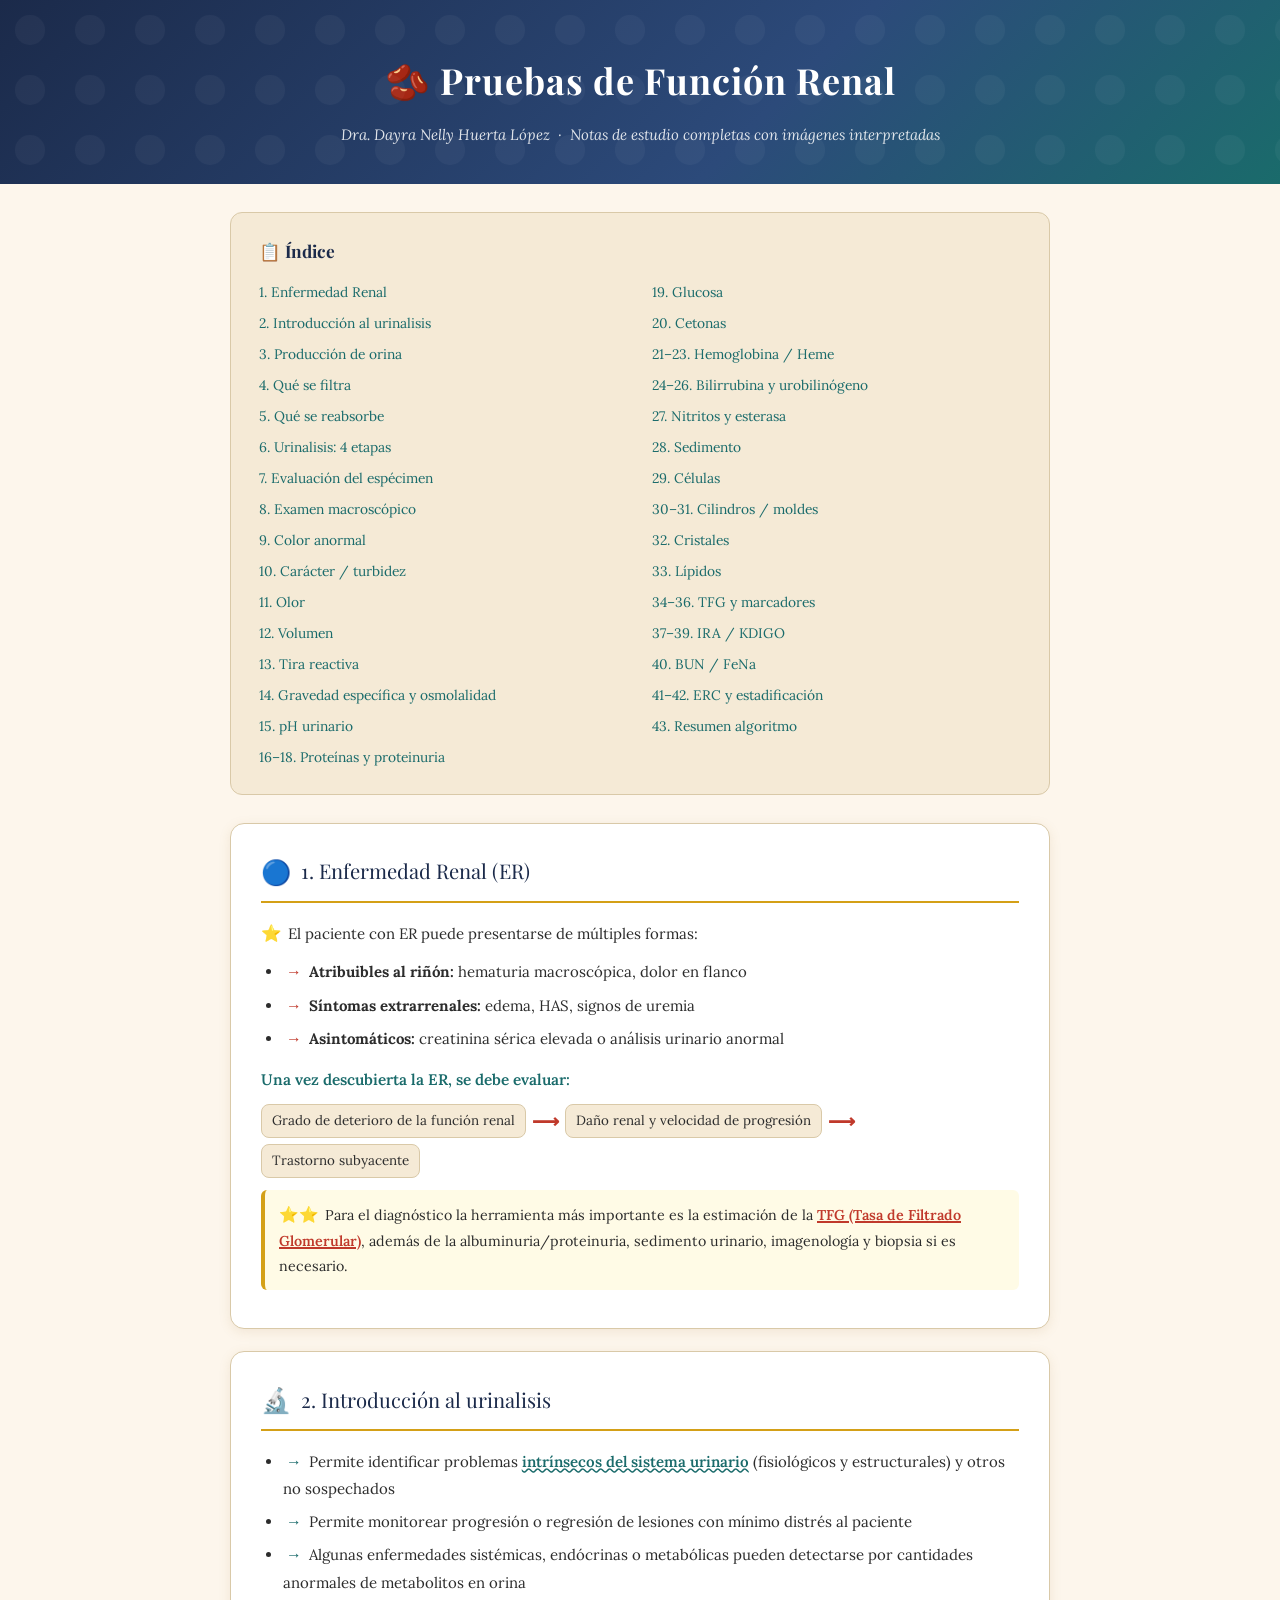
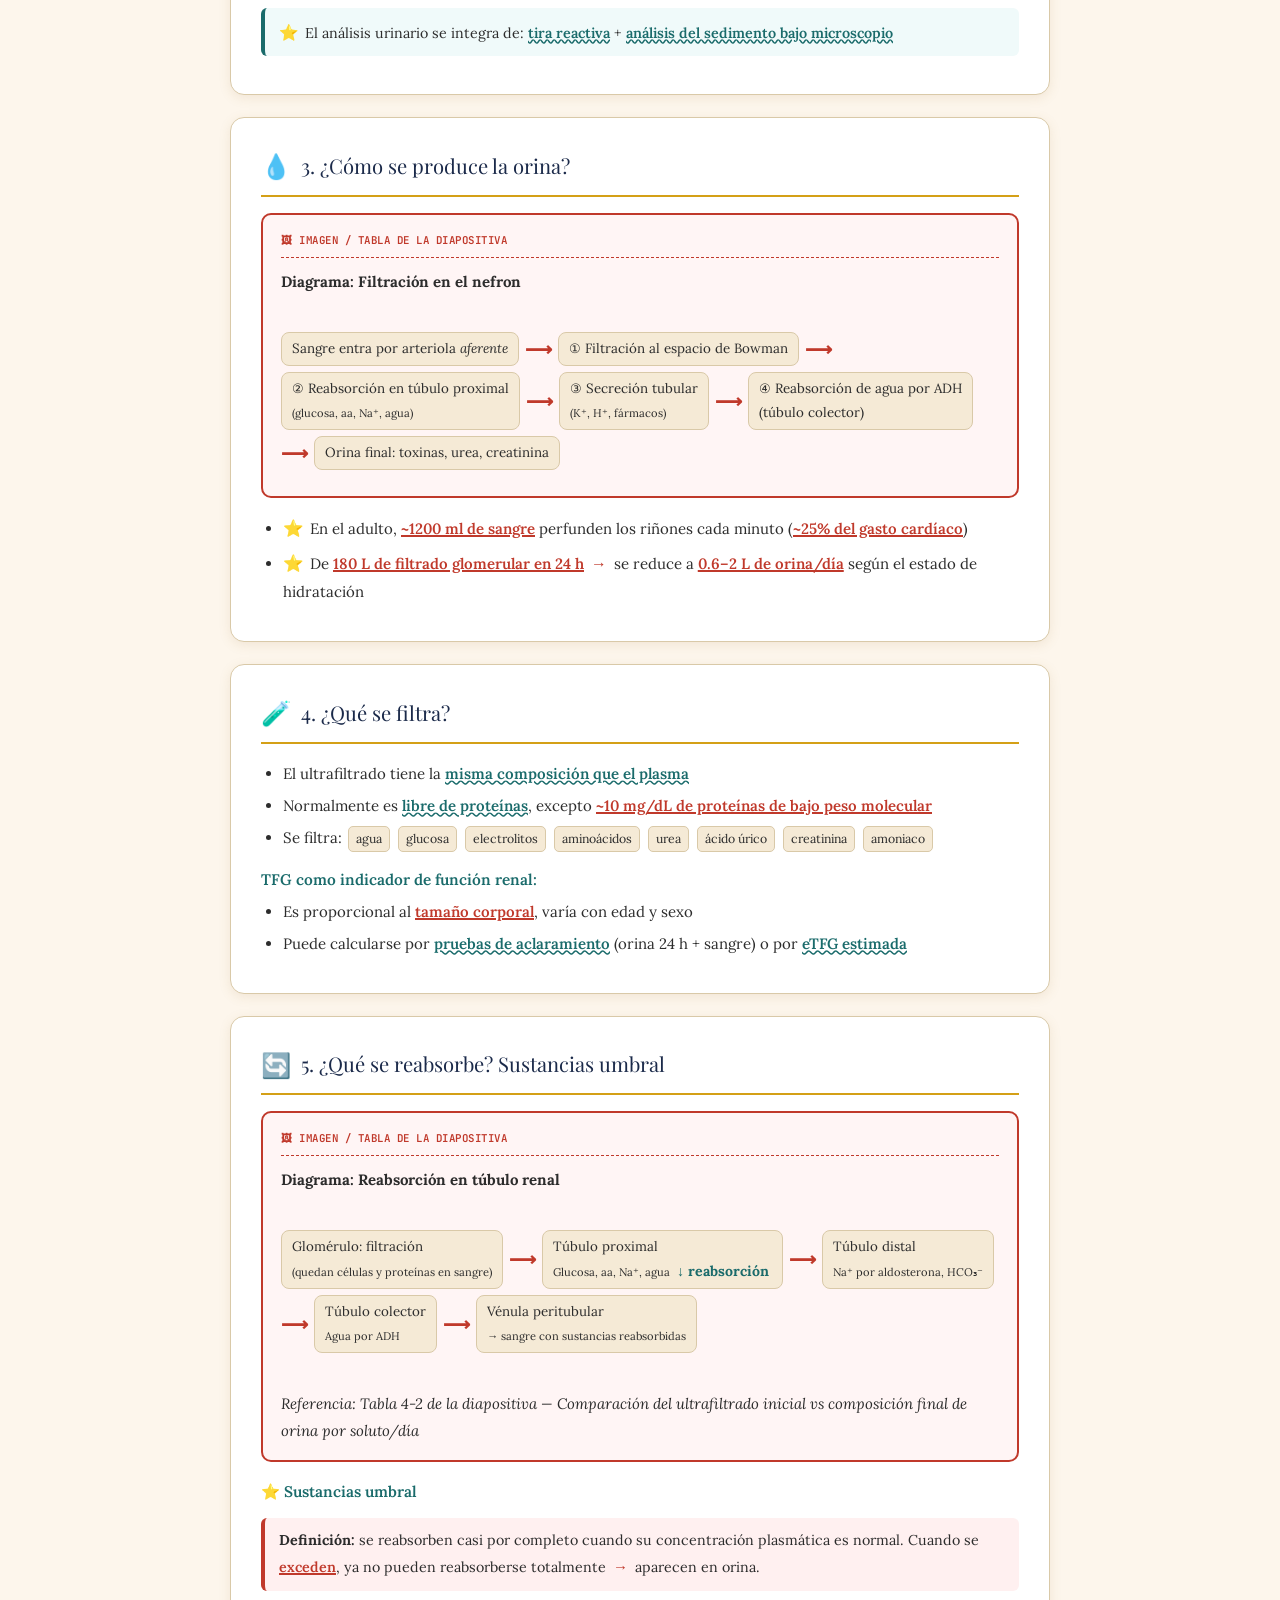
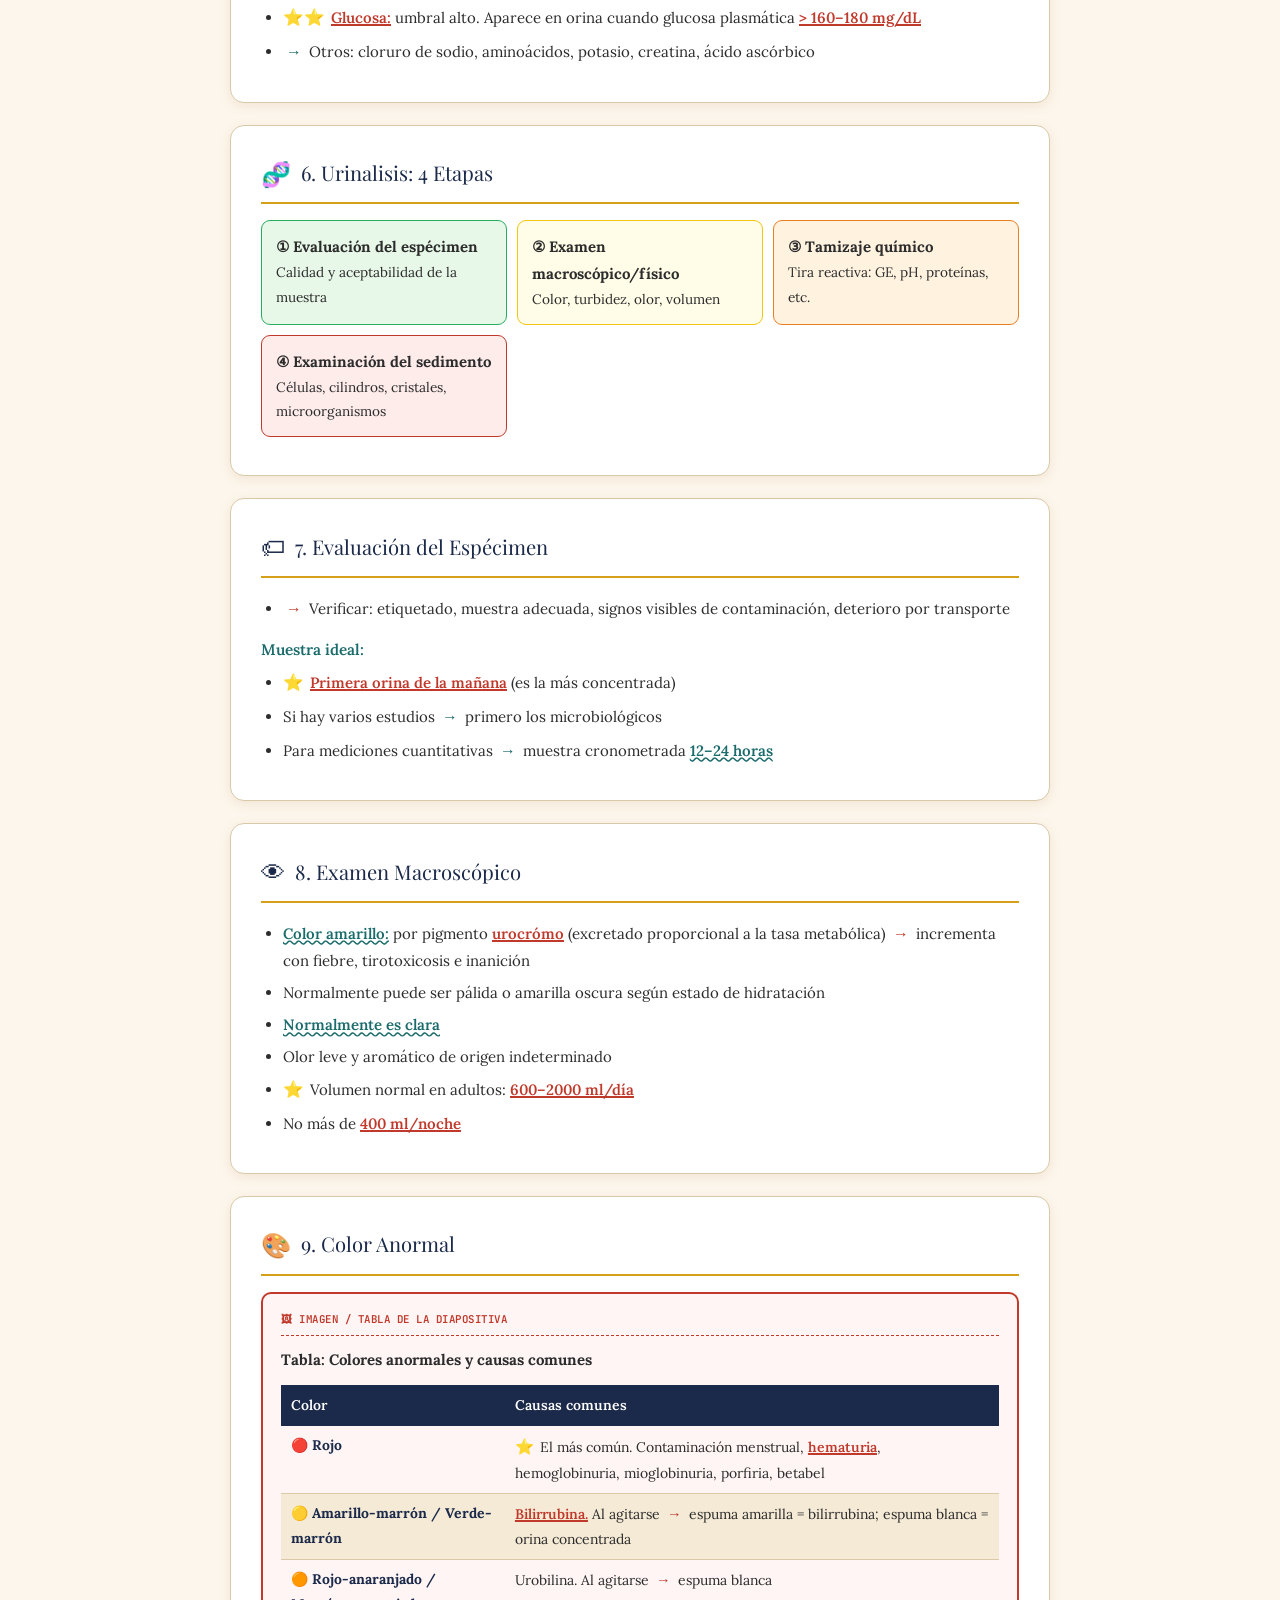
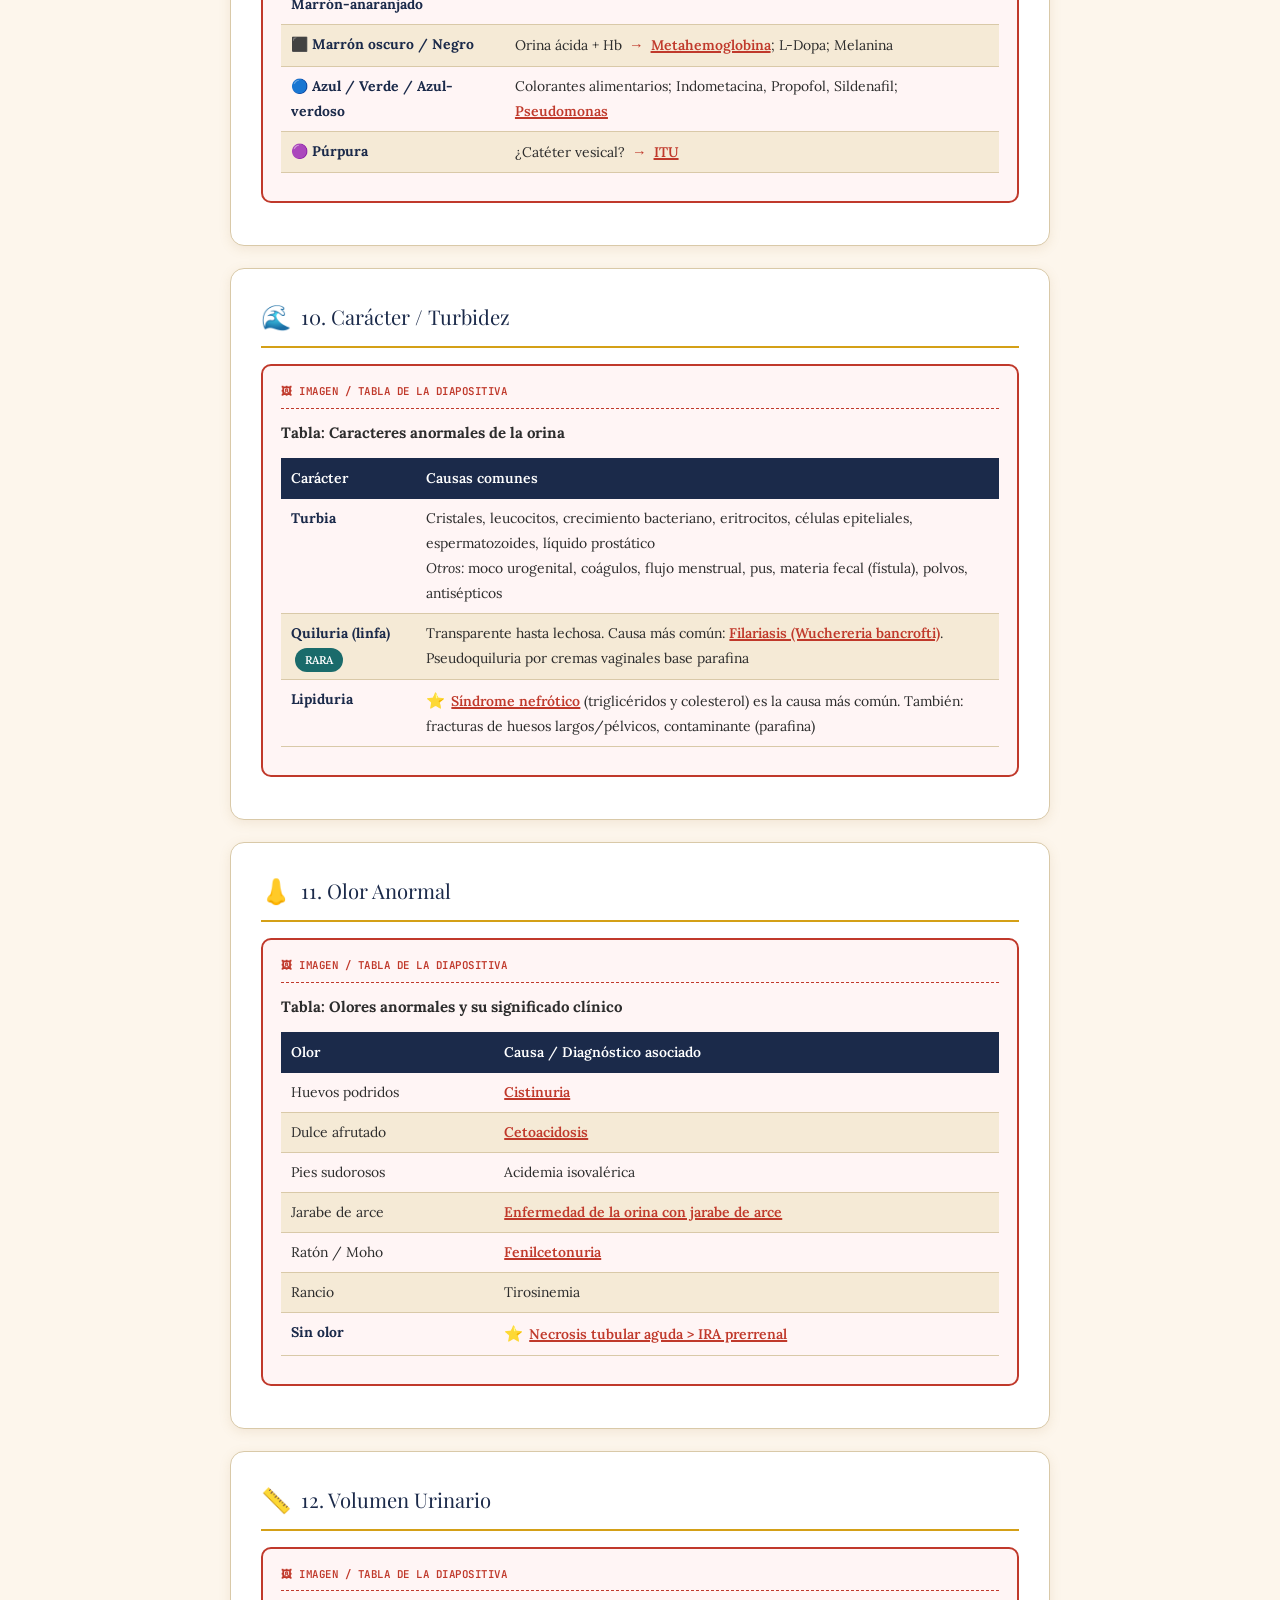
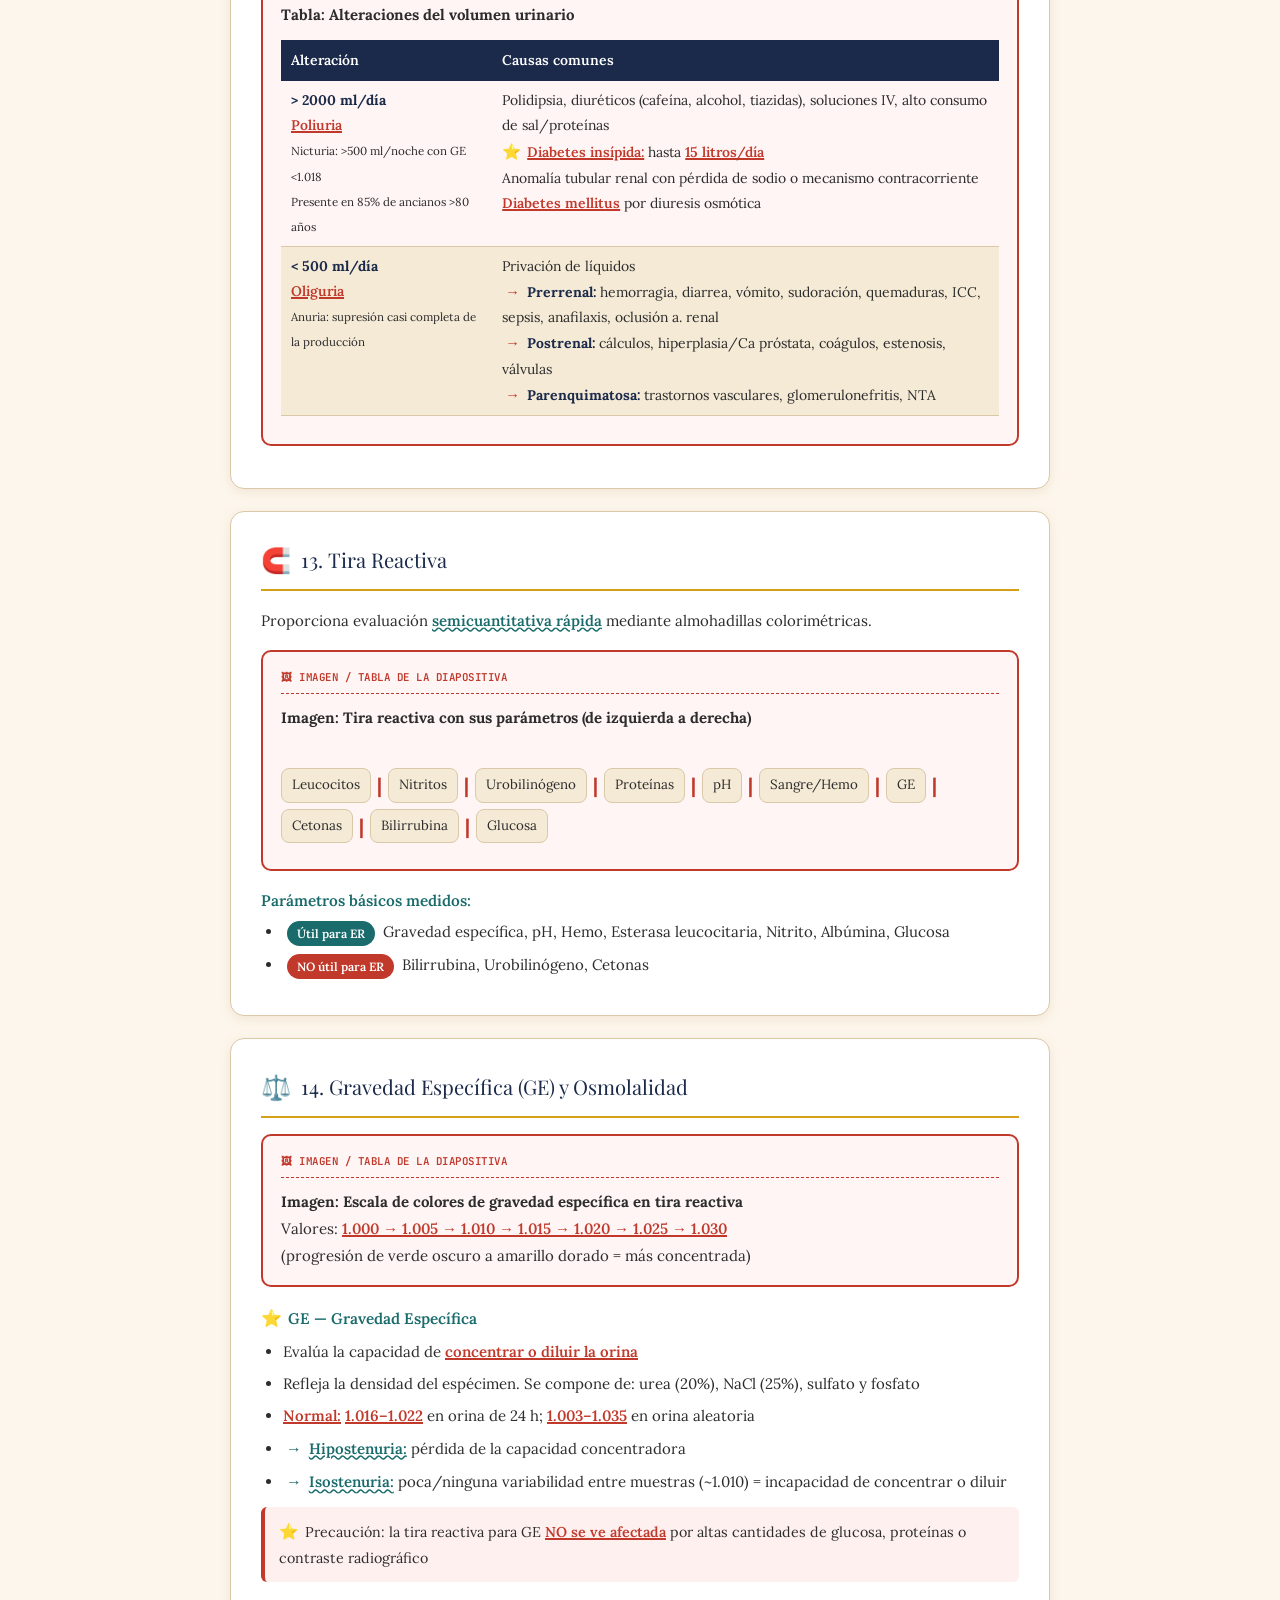
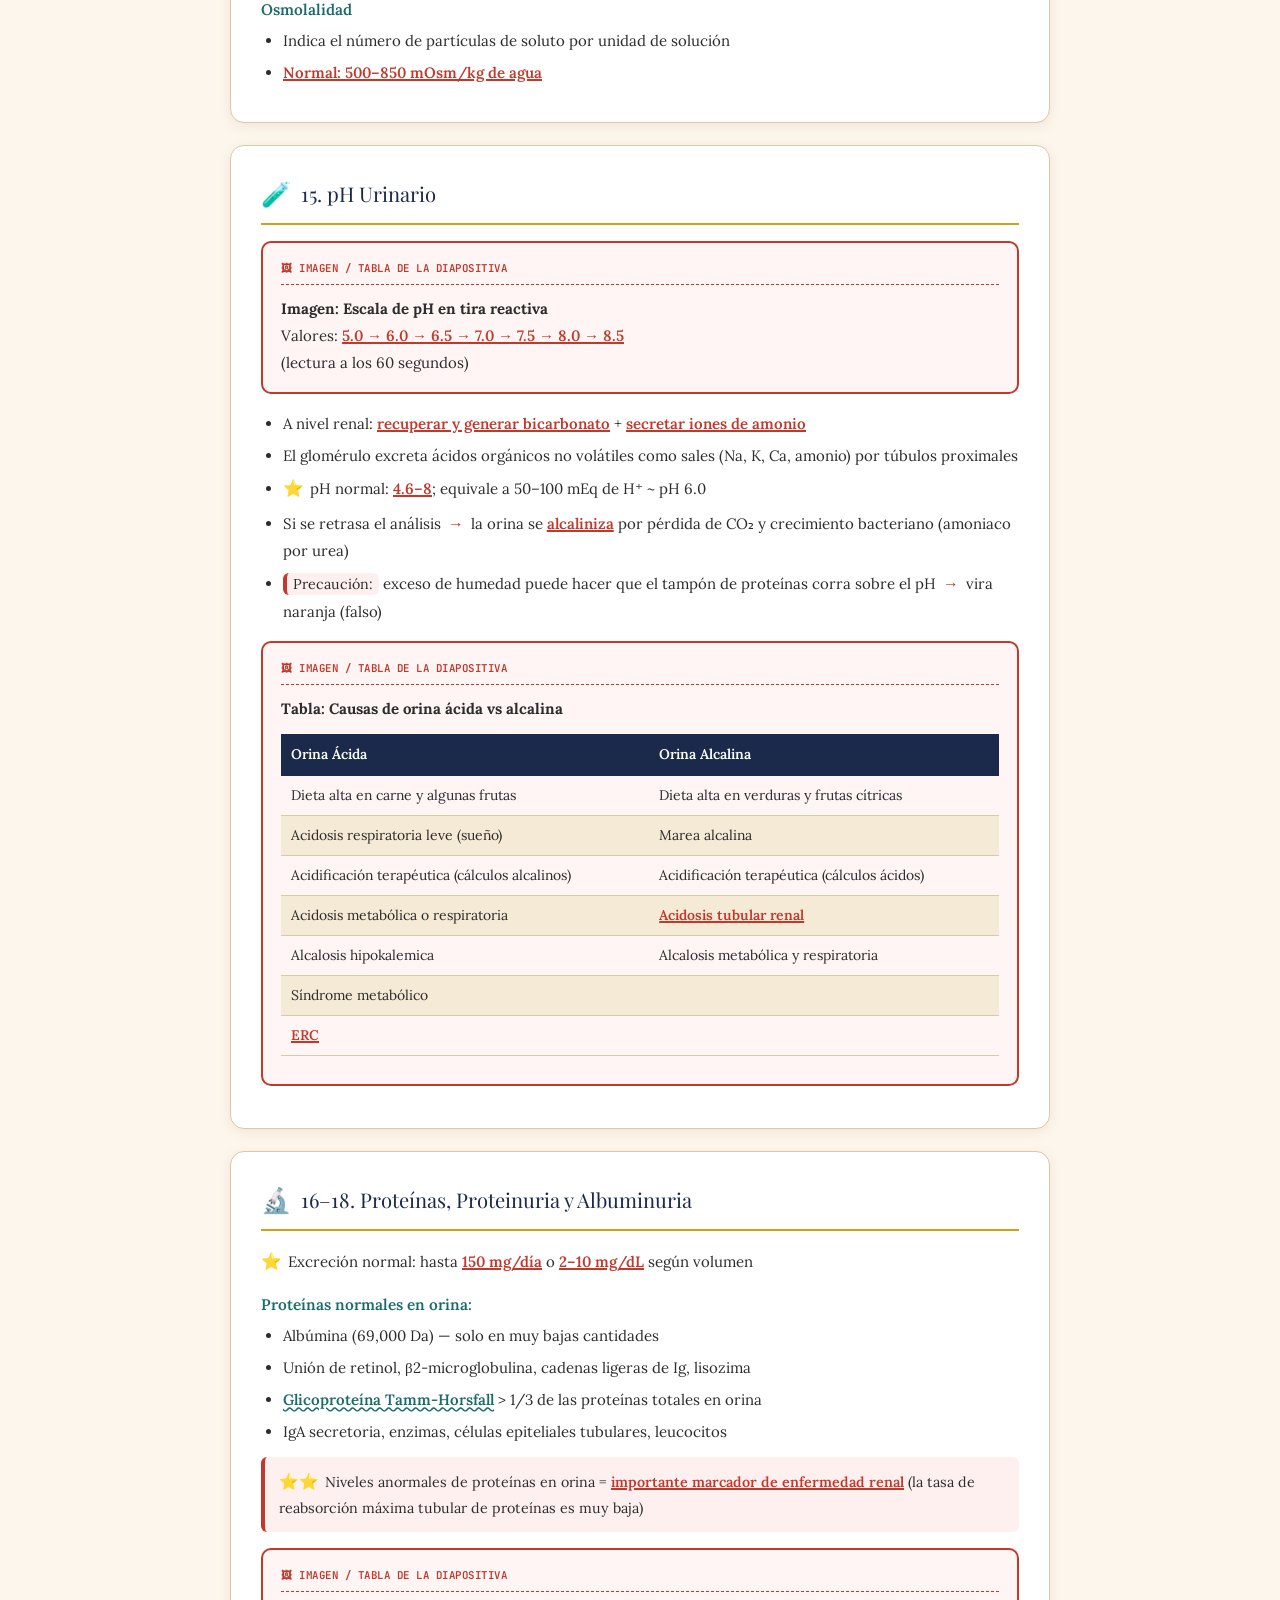
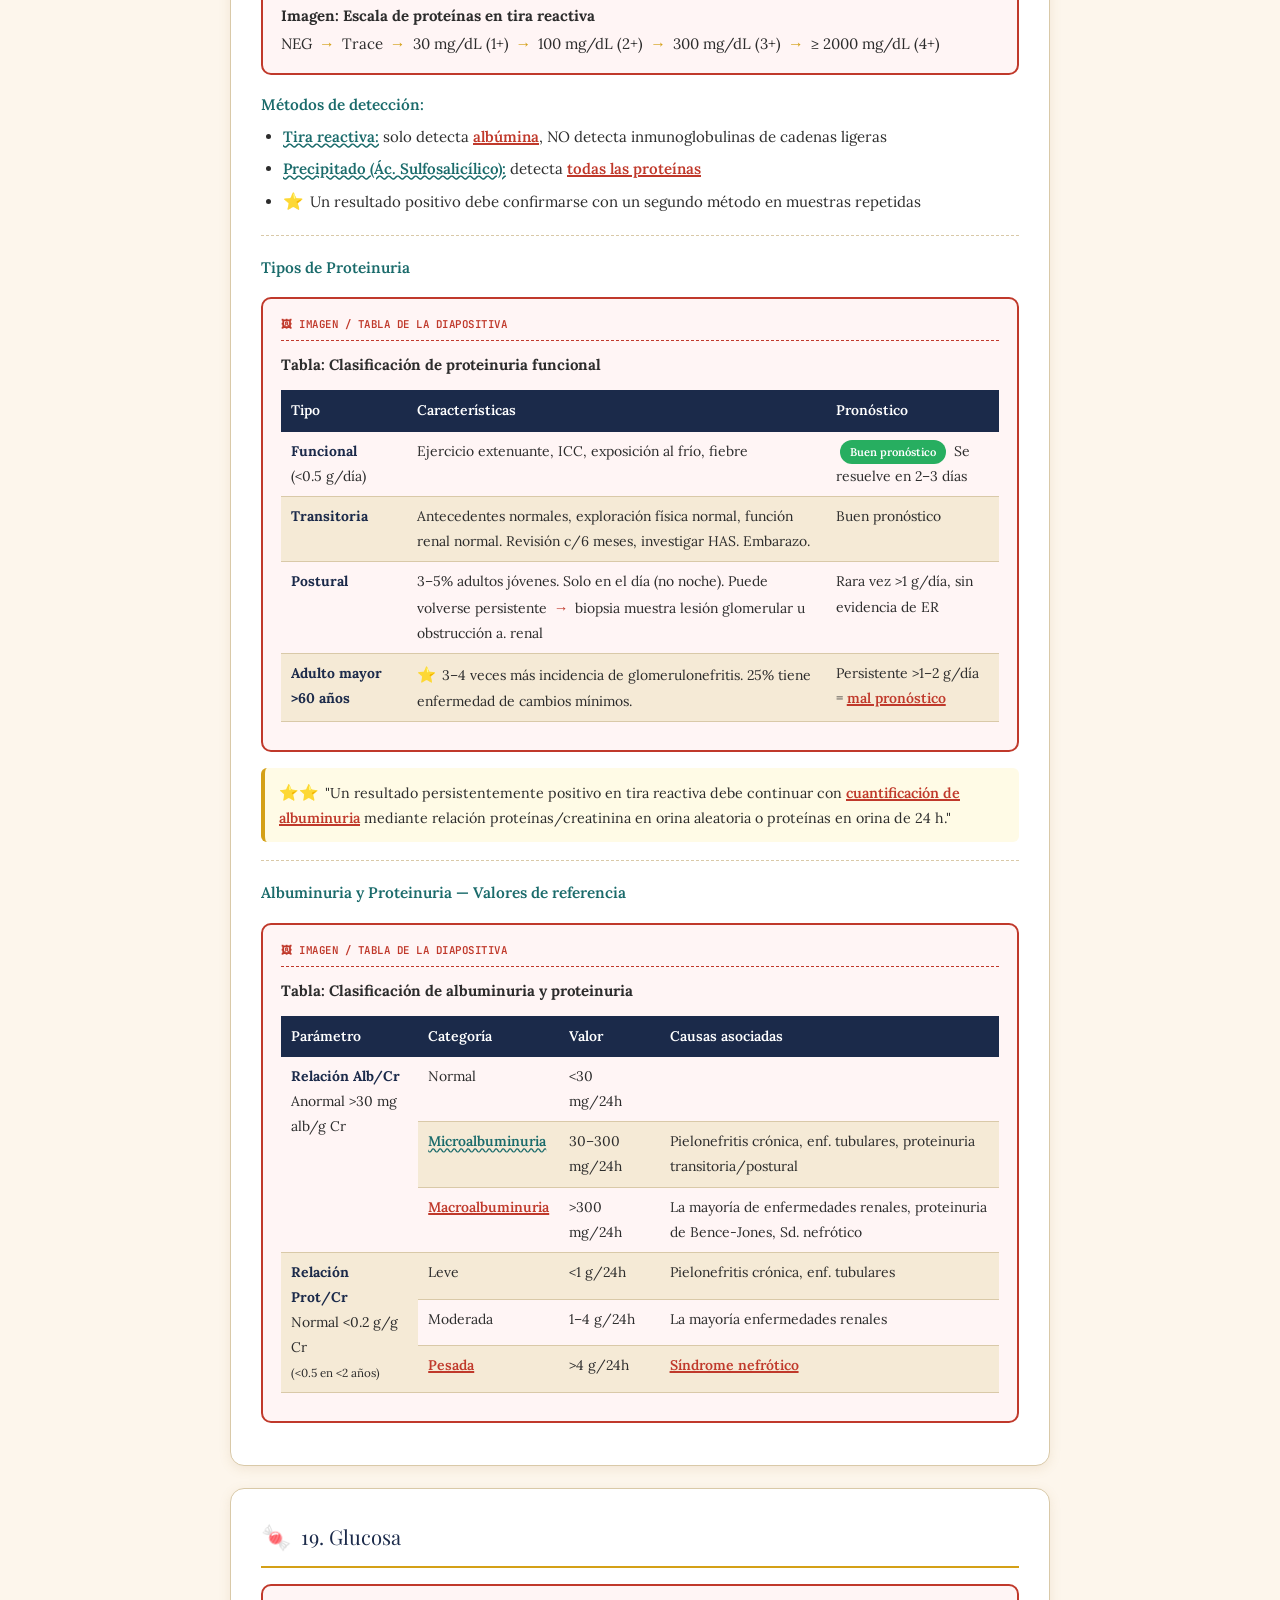
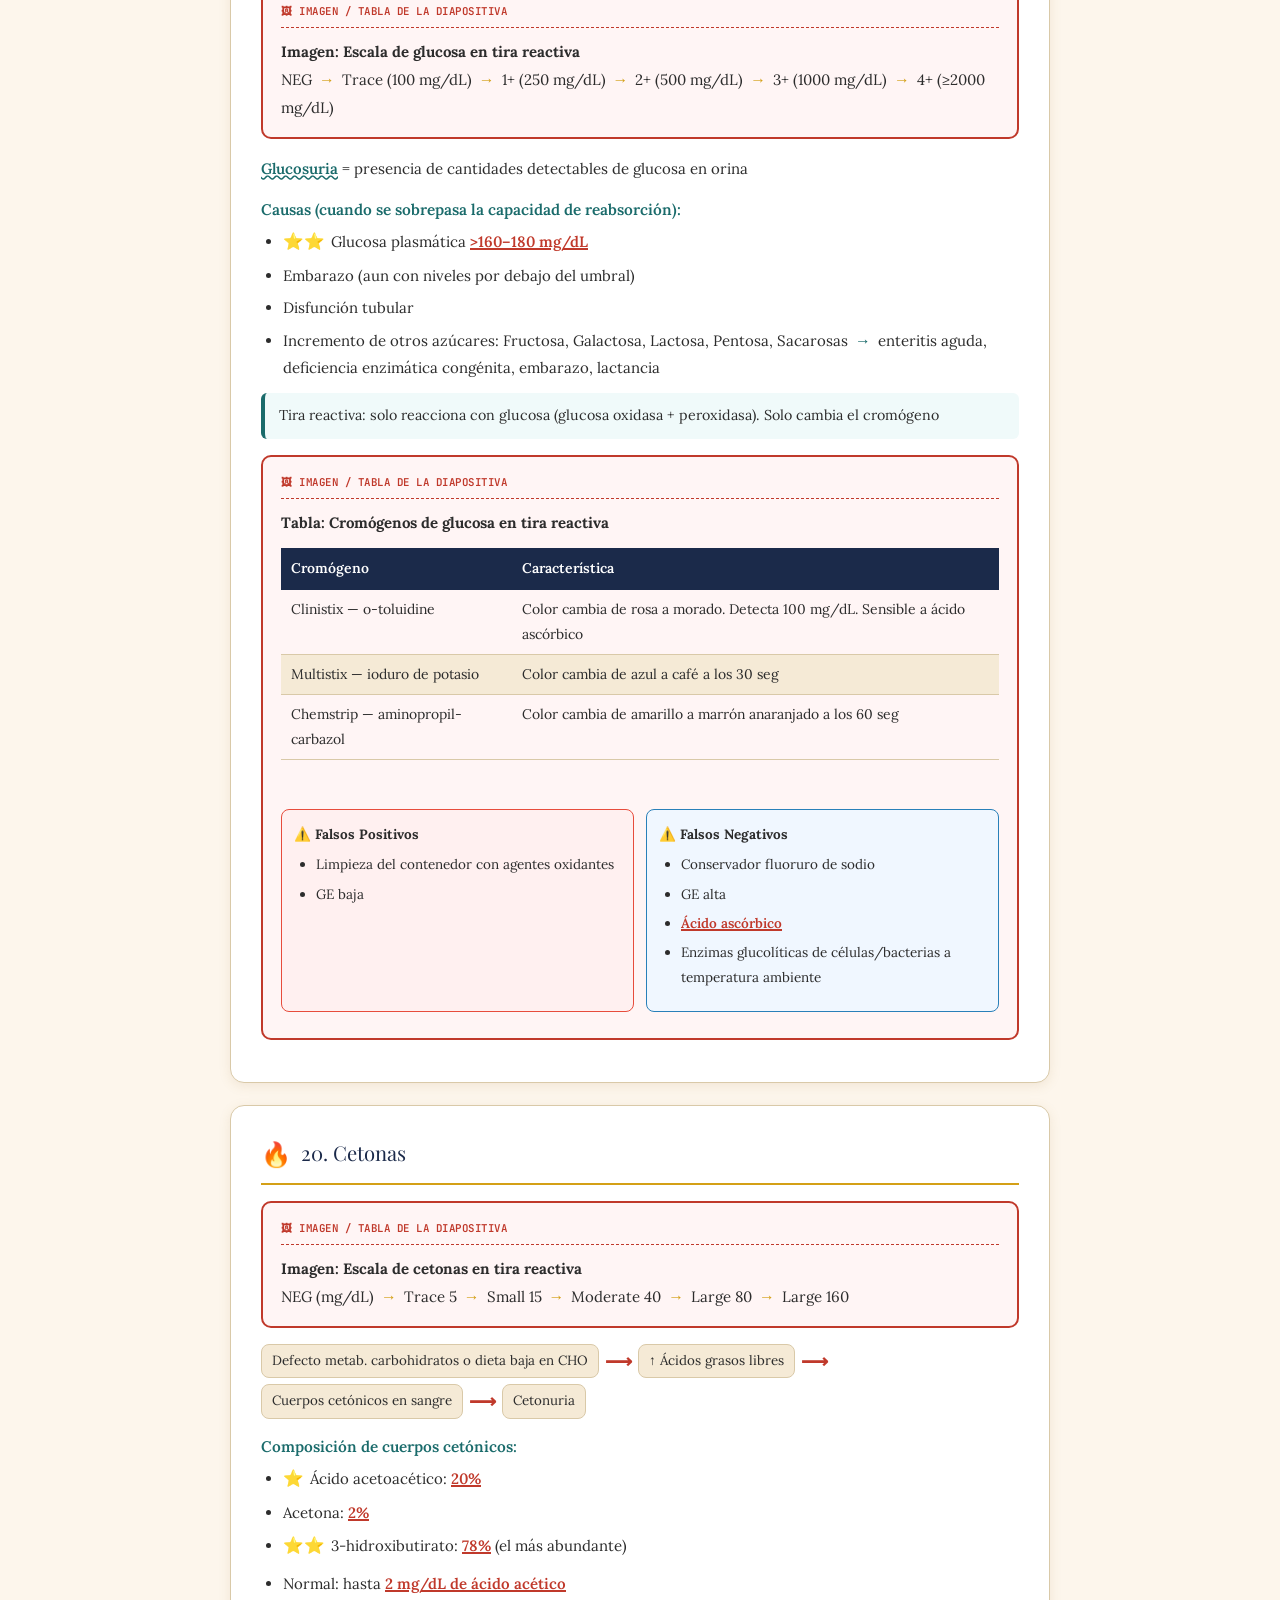
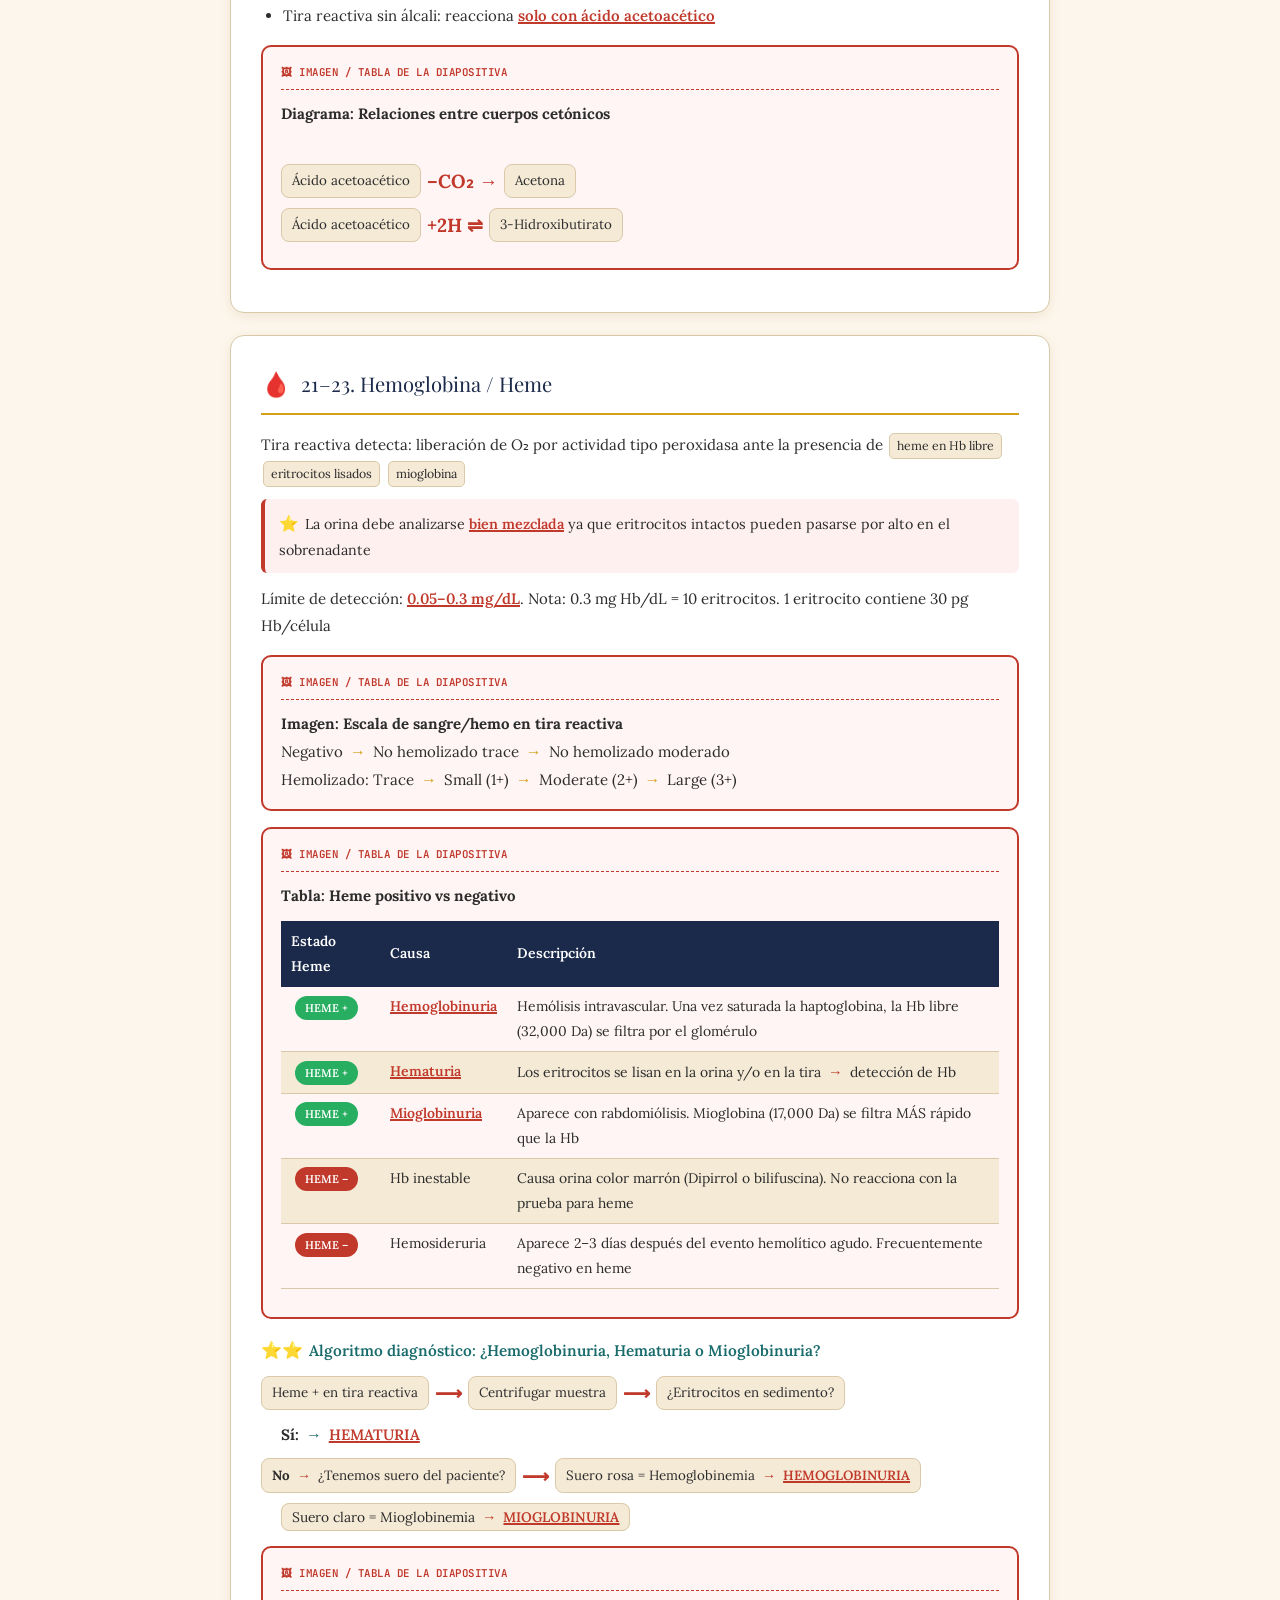
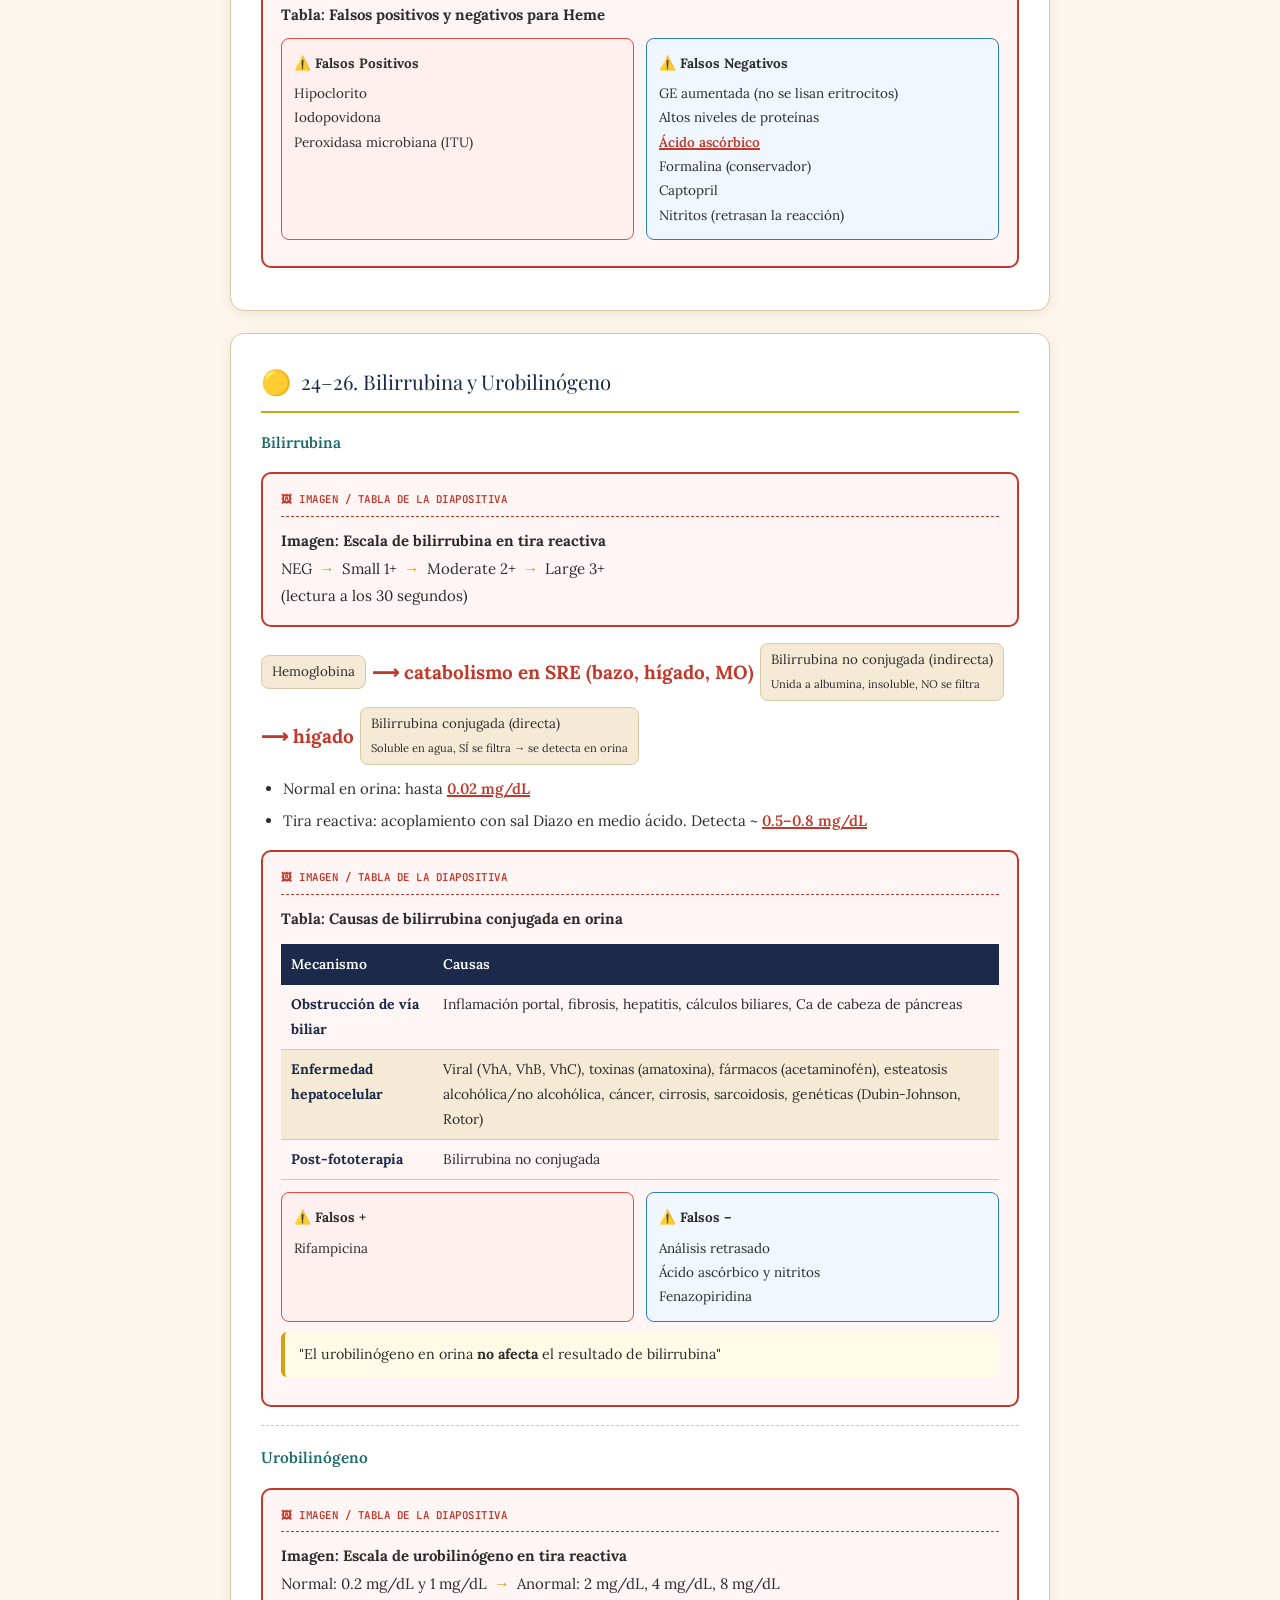
<file: public/topics/renal.html>
<!DOCTYPE html>
<html lang="es">
<head>
<meta charset="UTF-8">
<meta name="viewport" content="width=device-width, initial-scale=1.0">
<title>Pruebas de Función Renal – Notas de Estudio</title>
<link href="https://fonts.googleapis.com/css2?family=Playfair+Display:wght@700&family=Lora:ital,wght@0,400;0,600;1,400&family=JetBrains+Mono:wght@400;600&display=swap" rel="stylesheet">
<style>
  :root {
    --cream: #fdf6ec;
    --warm: #f5ead6;
    --accent: #c0392b;
    --gold: #d4a017;
    --teal: #1a6b6b;
    --navy: #1b2a4a;
    --rust: #a0522d;
    --ink: #2c2c2c;
    --border: #d9c9a8;
    --shadow: rgba(160,120,60,0.13);
  }
  * { box-sizing: border-box; margin: 0; padding: 0; }
  body {
    background: var(--cream);
    color: var(--ink);
    font-family: 'Lora', Georgia, serif;
    font-size: 15px;
    line-height: 1.8;
    padding: 0 0 60px 0;
  }
  /* HEADER */
  .main-header {
    background: linear-gradient(135deg, var(--navy) 0%, #2c4a7a 60%, var(--teal) 100%);
    color: #fff;
    text-align: center;
    padding: 48px 24px 36px;
    position: relative;
    overflow: hidden;
  }
  .main-header::before {
    content: '';
    position: absolute;
    inset: 0;
    background: url("data:image/svg+xml,%3Csvg width='60' height='60' viewBox='0 0 60 60' xmlns='http://www.w3.org/2000/svg'%3E%3Cg fill='none' fill-rule='evenodd'%3E%3Cg fill='%23ffffff' fill-opacity='0.04'%3E%3Ccircle cx='30' cy='30' r='15'/%3E%3C/g%3E%3C/g%3E%3C/svg%3E");
    pointer-events: none;
  }
  .main-header h1 {
    font-family: 'Playfair Display', serif;
    font-size: 2.4em;
    letter-spacing: 1px;
    margin-bottom: 8px;
  }
  .main-header .subtitle {
    font-size: 1em;
    opacity: 0.85;
    font-style: italic;
  }
  /* INDEX */
  .index-box {
    background: var(--warm);
    border: 1.5px solid var(--border);
    border-radius: 12px;
    margin: 28px auto;
    max-width: 860px;
    padding: 22px 28px;
  }
  .index-box h2 { color: var(--navy); font-family:'Playfair Display',serif; font-size:1.15em; margin-bottom:10px; }
  .index-box ul { columns: 2; gap: 24px; list-style: none; }
  .index-box li { padding: 2px 0; }
  .index-box a { color: var(--teal); text-decoration: none; font-size:0.92em; }
  .index-box a:hover { text-decoration: underline; }

  /* MAIN WRAPPER */
  .wrapper { max-width: 860px; margin: 0 auto; padding: 0 20px; }

  /* SECTION */
  .section {
    background: #fff;
    border: 1.5px solid var(--border);
    border-radius: 14px;
    margin: 22px 0;
    padding: 26px 30px;
    box-shadow: 0 3px 12px var(--shadow);
    position: relative;
  }
  .section-title {
    font-family: 'Playfair Display', serif;
    font-size: 1.35em;
    color: var(--navy);
    border-bottom: 2px solid var(--gold);
    padding-bottom: 7px;
    margin-bottom: 16px;
    display: flex;
    align-items: center;
    gap: 10px;
  }
  .section-title .icon { font-size: 1.2em; }

  /* TEXT ELEMENTS */
  .sub { font-weight: 600; color: var(--teal); margin: 14px 0 4px; font-size: 1.02em; }
  p { margin-bottom: 9px; }
  ul.bullets { padding-left: 22px; margin-bottom: 10px; }
  ul.bullets li { margin-bottom: 5px; }

  /* STAR */
  .star { color: var(--gold); font-size: 1.1em; margin-right: 2px; }

  /* UNDERLINE important */
  .imp { 
    text-decoration: underline; 
    text-decoration-color: var(--accent); 
    text-decoration-thickness: 2px; 
    font-weight: 600; 
    color: var(--accent);
  }
  .imp2 {
    text-decoration: underline wavy;
    text-decoration-color: var(--teal);
    font-weight: 600;
    color: var(--teal);
  }
  .imp3 {
    background: linear-gradient(90deg,#fffbe6,#fff8d0);
    border-bottom: 2px solid var(--gold);
    padding: 0 3px;
    font-weight: 600;
  }

  /* VECTORS / ARROWS */
  .arrow { color: var(--accent); font-weight: bold; font-size: 1.05em; margin: 0 3px; }
  .arrow-teal { color: var(--teal); font-weight: bold; font-size: 1.05em; margin: 0 3px; }
  .arrow-gold { color: var(--gold); font-weight: bold; font-size: 1.05em; margin: 0 3px; }
  .flow { display: flex; flex-wrap: wrap; align-items: center; gap: 6px; margin: 10px 0; font-size: 0.97em; }
  .flow-item { background: var(--warm); border: 1px solid var(--border); border-radius: 8px; padding: 4px 10px; font-size: 0.92em; }
  .flow-arrow { color: var(--accent); font-size: 1.3em; font-weight: bold; }

  /* RED BOX for images/tables */
  .red-box {
    border: 2.5px solid var(--accent);
    border-radius: 10px;
    background: #fff5f5;
    padding: 16px 18px;
    margin: 16px 0;
    position: relative;
  }
  .red-box::before {
    content: '🖼 IMAGEN / TABLA DE LA DIAPOSITIVA';
    display: block;
    font-family: 'JetBrains Mono', monospace;
    font-size: 0.72em;
    font-weight: 600;
    color: var(--accent);
    letter-spacing: 0.5px;
    margin-bottom: 10px;
    border-bottom: 1px dashed var(--accent);
    padding-bottom: 6px;
  }

  /* ALERT / NOTE boxes */
  .note {
    background: #fffbe6;
    border-left: 4px solid var(--gold);
    border-radius: 6px;
    padding: 10px 14px;
    margin: 12px 0;
    font-size: 0.95em;
  }
  .note-red {
    background: #fff0f0;
    border-left: 4px solid var(--accent);
    border-radius: 6px;
    padding: 10px 14px;
    margin: 12px 0;
    font-size: 0.95em;
  }
  .note-teal {
    background: #f0fafa;
    border-left: 4px solid var(--teal);
    border-radius: 6px;
    padding: 10px 14px;
    margin: 12px 0;
    font-size: 0.95em;
  }

  /* TABLE */
  table { width: 100%; border-collapse: collapse; margin: 12px 0; font-size: 0.93em; }
  th { background: var(--navy); color: #fff; padding: 8px 10px; text-align: left; font-weight: 600; }
  td { padding: 7px 10px; border-bottom: 1px solid var(--border); vertical-align: top; }
  tr:nth-child(even) td { background: var(--warm); }
  td strong { color: var(--navy); }

  /* FORMULA BOX */
  .formula {
    font-family: 'JetBrains Mono', monospace;
    background: var(--navy);
    color: #a8e6cf;
    border-radius: 8px;
    padding: 12px 18px;
    font-size: 0.93em;
    margin: 12px 0;
    overflow-x: auto;
  }

  /* STAGING BOX */
  .stage-grid { display: grid; grid-template-columns: repeat(auto-fit,minmax(210px,1fr)); gap: 10px; margin: 12px 0; }
  .stage-item { border-radius: 9px; padding: 12px 14px; font-size: 0.91em; border: 1.5px solid; }
  .stage-green  { background:#e8f8e8; border-color:#27ae60; }
  .stage-yellow { background:#fffde7; border-color:#f1c40f; }
  .stage-orange { background:#fff3e0; border-color:#e67e22; }
  .stage-red    { background:#fdecea; border-color:#c0392b; }
  .stage-item .num { font-weight:700; font-size:1.1em; }

  /* BADGE */
  .badge { display:inline-block; background:var(--teal); color:#fff; border-radius:20px; padding:2px 10px; font-size:0.8em; font-weight:600; margin:0 4px; vertical-align:middle; }
  .badge-red { background:var(--accent); }
  .badge-gold { background:var(--gold); color:var(--ink); }

  /* DIVIDER */
  .divider { border:none; border-top: 1.5px dashed var(--border); margin: 18px 0; }

  /* TAG */
  .tag { display:inline-block; background:var(--warm); border:1px solid var(--border); border-radius:5px; padding:1px 7px; font-size:0.82em; margin:0 2px; }

  /* FP/FN table */
  .fp-fn { display:grid; grid-template-columns:1fr 1fr; gap:12px; margin:10px 0; }
  .fp-fn-box { border-radius:8px; padding:12px; font-size:0.9em; }
  .fp-box { background:#fff0f0; border:1.5px solid #e74c3c; }
  .fn-box { background:#f0f7ff; border:1.5px solid #2980b9; }
  .fp-fn-title { font-weight:700; margin-bottom:6px; }

  @media(max-width:600px){
    .fp-fn { grid-template-columns:1fr; }
    .index-box ul { columns:1; }
  }
</style>
</head>
<body>

<div class="main-header">
  <h1>🫘 Pruebas de Función Renal</h1>
  <div class="subtitle">Dra. Dayra Nelly Huerta López &nbsp;·&nbsp; Notas de estudio completas con imágenes interpretadas</div>
</div>

<div class="wrapper">

<!-- INDEX -->
<div class="index-box">
  <h2>📋 Índice</h2>
  <ul>
    <li><a href="#er">1. Enfermedad Renal</a></li>
    <li><a href="#intro">2. Introducción al urinalisis</a></li>
    <li><a href="#orina">3. Producción de orina</a></li>
    <li><a href="#filtra">4. Qué se filtra</a></li>
    <li><a href="#reabsorbe">5. Qué se reabsorbe</a></li>
    <li><a href="#urinalis">6. Urinalisis: 4 etapas</a></li>
    <li><a href="#especimen">7. Evaluación del espécimen</a></li>
    <li><a href="#macro">8. Examen macroscópico</a></li>
    <li><a href="#color">9. Color anormal</a></li>
    <li><a href="#caracter">10. Carácter / turbidez</a></li>
    <li><a href="#olor">11. Olor</a></li>
    <li><a href="#volumen">12. Volumen</a></li>
    <li><a href="#tira">13. Tira reactiva</a></li>
    <li><a href="#ge">14. Gravedad específica y osmolalidad</a></li>
    <li><a href="#ph">15. pH urinario</a></li>
    <li><a href="#proteinas">16–18. Proteínas y proteinuria</a></li>
    <li><a href="#glucosa">19. Glucosa</a></li>
    <li><a href="#cetonas">20. Cetonas</a></li>
    <li><a href="#hemo">21–23. Hemoglobina / Heme</a></li>
    <li><a href="#bili">24–26. Bilirrubina y urobilinógeno</a></li>
    <li><a href="#nitritos">27. Nitritos y esterasa</a></li>
    <li><a href="#sedimento">28. Sedimento</a></li>
    <li><a href="#celulas">29. Células</a></li>
    <li><a href="#cilindros">30–31. Cilindros / moldes</a></li>
    <li><a href="#cristales">32. Cristales</a></li>
    <li><a href="#lipidos">33. Lípidos</a></li>
    <li><a href="#tfg">34–36. TFG y marcadores</a></li>
    <li><a href="#ira">37–39. IRA / KDIGO</a></li>
    <li><a href="#bun">40. BUN / FeNa</a></li>
    <li><a href="#erc">41–42. ERC y estadificación</a></li>
    <li><a href="#resumen">43. Resumen algoritmo</a></li>
  </ul>
</div>

<!-- ======= 1. ENFERMEDAD RENAL ======= -->
<div class="section" id="er">
  <div class="section-title"><span class="icon">🔵</span> 1. Enfermedad Renal (ER)</div>

  <p><span class="star">⭐</span> El paciente con ER puede presentarse de múltiples formas:</p>
  <ul class="bullets">
    <li><span class="arrow">→</span> <strong>Atribuibles al riñón:</strong> hematuria macroscópica, dolor en flanco</li>
    <li><span class="arrow">→</span> <strong>Síntomas extrarrenales:</strong> edema, HAS, signos de uremia</li>
    <li><span class="arrow">→</span> <strong>Asintomáticos:</strong> creatinina sérica elevada o análisis urinario anormal</li>
  </ul>

  <div class="sub">Una vez descubierta la ER, se debe evaluar:</div>
  <div class="flow">
    <div class="flow-item">Grado de deterioro de la función renal</div>
    <div class="flow-arrow">⟶</div>
    <div class="flow-item">Daño renal y velocidad de progresión</div>
    <div class="flow-arrow">⟶</div>
    <div class="flow-item">Trastorno subyacente</div>
  </div>

  <div class="note"><span class="star">⭐⭐</span> Para el diagnóstico la herramienta más importante es la estimación de la <span class="imp">TFG (Tasa de Filtrado Glomerular)</span>, además de la albuminuria/proteinuria, sedimento urinario, imagenología y biopsia si es necesario.</div>
</div>

<!-- ======= 2. INTRODUCCIÓN ======= -->
<div class="section" id="intro">
  <div class="section-title"><span class="icon">🔬</span> 2. Introducción al urinalisis</div>
  <ul class="bullets">
    <li><span class="arrow-teal">→</span> Permite identificar problemas <span class="imp2">intrínsecos del sistema urinario</span> (fisiológicos y estructurales) y otros no sospechados</li>
    <li><span class="arrow-teal">→</span> Permite monitorear progresión o regresión de lesiones con mínimo distrés al paciente</li>
    <li><span class="arrow-teal">→</span> Algunas enfermedades sistémicas, endócrinas o metabólicas pueden detectarse por cantidades anormales de metabolitos en orina</li>
  </ul>
  <div class="note-teal"><span class="star">⭐</span> El análisis urinario se integra de: <span class="imp2">tira reactiva</span> + <span class="imp2">análisis del sedimento bajo microscopio</span></div>
</div>

<!-- ======= 3. PRODUCCIÓN DE ORINA ======= -->
<div class="section" id="orina">
  <div class="section-title"><span class="icon">💧</span> 3. ¿Cómo se produce la orina?</div>

  <div class="red-box">
    <strong>Diagrama: Filtración en el nefron</strong><br><br>
    <div class="flow">
      <div class="flow-item">Sangre entra por arteriola <em>aferente</em></div>
      <div class="flow-arrow">⟶</div>
      <div class="flow-item">① Filtración al espacio de Bowman</div>
      <div class="flow-arrow">⟶</div>
      <div class="flow-item">② Reabsorción en túbulo proximal<br><small>(glucosa, aa, Na⁺, agua)</small></div>
      <div class="flow-arrow">⟶</div>
      <div class="flow-item">③ Secreción tubular<br><small>(K⁺, H⁺, fármacos)</small></div>
      <div class="flow-arrow">⟶</div>
      <div class="flow-item">④ Reabsorción de agua por ADH<br>(túbulo colector)</div>
      <div class="flow-arrow">⟶</div>
      <div class="flow-item">Orina final: toxinas, urea, creatinina</div>
    </div>
  </div>

  <ul class="bullets">
    <li><span class="star">⭐</span> En el adulto, <span class="imp">~1200 ml de sangre</span> perfunden los riñones cada minuto (<span class="imp">~25% del gasto cardíaco</span>)</li>
    <li><span class="star">⭐</span> De <span class="imp">180 L de filtrado glomerular en 24 h</span> <span class="arrow">→</span> se reduce a <span class="imp">0.6–2 L de orina/día</span> según el estado de hidratación</li>
  </ul>
</div>

<!-- ======= 4. QUÉ SE FILTRA ======= -->
<div class="section" id="filtra">
  <div class="section-title"><span class="icon">🧪</span> 4. ¿Qué se filtra?</div>
  <ul class="bullets">
    <li>El ultrafiltrado tiene la <span class="imp2">misma composición que el plasma</span></li>
    <li>Normalmente es <span class="imp2">libre de proteínas</span>, excepto <span class="imp">~10 mg/dL de proteínas de bajo peso molecular</span></li>
    <li>Se filtra: <span class="tag">agua</span> <span class="tag">glucosa</span> <span class="tag">electrolitos</span> <span class="tag">aminoácidos</span> <span class="tag">urea</span> <span class="tag">ácido úrico</span> <span class="tag">creatinina</span> <span class="tag">amoniaco</span></li>
  </ul>

  <div class="sub">TFG como indicador de función renal:</div>
  <ul class="bullets">
    <li>Es proporcional al <span class="imp">tamaño corporal</span>, varía con edad y sexo</li>
    <li>Puede calcularse por <span class="imp2">pruebas de aclaramiento</span> (orina 24 h + sangre) o por <span class="imp2">eTFG estimada</span></li>
  </ul>
</div>

<!-- ======= 5. QUÉ SE REABSORBE ======= -->
<div class="section" id="reabsorbe">
  <div class="section-title"><span class="icon">🔄</span> 5. ¿Qué se reabsorbe? Sustancias umbral</div>

  <div class="red-box">
    <strong>Diagrama: Reabsorción en túbulo renal</strong><br><br>
    <div class="flow">
      <div class="flow-item">Glomérulo: filtración<br><small>(quedan células y proteínas en sangre)</small></div>
      <div class="flow-arrow">⟶</div>
      <div class="flow-item">Túbulo proximal<br><small>Glucosa, aa, Na⁺, agua</small> <span class="arrow-teal">↓ reabsorción</span></div>
      <div class="flow-arrow">⟶</div>
      <div class="flow-item">Túbulo distal<br><small>Na⁺ por aldosterona, HCO₃⁻</small></div>
      <div class="flow-arrow">⟶</div>
      <div class="flow-item">Túbulo colector<br><small>Agua por ADH</small></div>
      <div class="flow-arrow">⟶</div>
      <div class="flow-item">Vénula peritubular<br><small>→ sangre con sustancias reabsorbidas</small></div>
    </div>
    <br>
    <em>Referencia: Tabla 4-2 de la diapositiva — Comparación del ultrafiltrado inicial vs composición final de orina por soluto/día</em>
  </div>

  <div class="sub">⭐ Sustancias umbral</div>
  <div class="note-red"><strong>Definición:</strong> se reabsorben casi por completo cuando su concentración plasmática es normal. Cuando se <span class="imp">exceden</span>, ya no pueden reabsorberse totalmente <span class="arrow">→</span> aparecen en orina.</div>
  <ul class="bullets">
    <li><span class="star">⭐⭐</span> <span class="imp">Glucosa:</span> umbral alto. Aparece en orina cuando glucosa plasmática <span class="imp">&gt; 160–180 mg/dL</span></li>
    <li><span class="arrow-teal">→</span> Otros: cloruro de sodio, aminoácidos, potasio, creatina, ácido ascórbico</li>
  </ul>
</div>

<!-- ======= 6. URINALISIS ======= -->
<div class="section" id="urinalis">
  <div class="section-title"><span class="icon">🧬</span> 6. Urinalisis: 4 Etapas</div>
  <div class="stage-grid">
    <div class="stage-item stage-green"><span class="num">① Evaluación del espécimen</span><br>Calidad y aceptabilidad de la muestra</div>
    <div class="stage-item stage-yellow"><span class="num">② Examen macroscópico/físico</span><br>Color, turbidez, olor, volumen</div>
    <div class="stage-item stage-orange"><span class="num">③ Tamizaje químico</span><br>Tira reactiva: GE, pH, proteínas, etc.</div>
    <div class="stage-item stage-red"><span class="num">④ Examinación del sedimento</span><br>Células, cilindros, cristales, microorganismos</div>
  </div>
</div>

<!-- ======= 7. EVALUACIÓN DEL ESPÉCIMEN ======= -->
<div class="section" id="especimen">
  <div class="section-title"><span class="icon">🏷</span> 7. Evaluación del Espécimen</div>
  <ul class="bullets">
    <li><span class="arrow">→</span> Verificar: etiquetado, muestra adecuada, signos visibles de contaminación, deterioro por transporte</li>
  </ul>
  <div class="sub">Muestra ideal:</div>
  <ul class="bullets">
    <li><span class="star">⭐</span> <span class="imp">Primera orina de la mañana</span> (es la más concentrada)</li>
    <li>Si hay varios estudios <span class="arrow-teal">→</span> primero los microbiológicos</li>
    <li>Para mediciones cuantitativas <span class="arrow-teal">→</span> muestra cronometrada <span class="imp2">12–24 horas</span></li>
  </ul>
</div>

<!-- ======= 8. EXAMEN MACROSCÓPICO ======= -->
<div class="section" id="macro">
  <div class="section-title"><span class="icon">👁</span> 8. Examen Macroscópico</div>
  <ul class="bullets">
    <li><span class="imp2">Color amarillo:</span> por pigmento <span class="imp">urocrómo</span> (excretado proporcional a la tasa metabólica) <span class="arrow">→</span> incrementa con fiebre, tirotoxicosis e inanición</li>
    <li>Normalmente puede ser pálida o amarilla oscura según estado de hidratación</li>
    <li><span class="imp2">Normalmente es clara</span></li>
    <li>Olor leve y aromático de origen indeterminado</li>
    <li><span class="star">⭐</span> Volumen normal en adultos: <span class="imp">600–2000 ml/día</span></li>
    <li>No más de <span class="imp">400 ml/noche</span></li>
  </ul>
</div>

<!-- ======= 9. COLOR ANORMAL ======= -->
<div class="section" id="color">
  <div class="section-title"><span class="icon">🎨</span> 9. Color Anormal</div>
  <div class="red-box">
    <strong>Tabla: Colores anormales y causas comunes</strong>
    <table>
      <thead><tr><th>Color</th><th>Causas comunes</th></tr></thead>
      <tbody>
        <tr><td><strong>🔴 Rojo</strong></td><td><span class="star">⭐</span> El más común. Contaminación menstrual, <span class="imp">hematuria</span>, hemoglobinuria, mioglobinuria, porfiria, betabel</td></tr>
        <tr><td><strong>🟡 Amarillo-marrón / Verde-marrón</strong></td><td><span class="imp">Bilirrubina.</span> Al agitarse <span class="arrow">→</span> espuma amarilla = bilirrubina; espuma blanca = orina concentrada</td></tr>
        <tr><td><strong>🟠 Rojo-anaranjado / Marrón-anaranjado</strong></td><td>Urobilina. Al agitarse <span class="arrow">→</span> espuma blanca</td></tr>
        <tr><td><strong>⬛ Marrón oscuro / Negro</strong></td><td>Orina ácida + Hb <span class="arrow">→</span> <span class="imp">Metahemoglobina</span>; L-Dopa; Melanina</td></tr>
        <tr><td><strong>🔵 Azul / Verde / Azul-verdoso</strong></td><td>Colorantes alimentarios; Indometacina, Propofol, Sildenafil; <span class="imp">Pseudomonas</span></td></tr>
        <tr><td><strong>🟣 Púrpura</strong></td><td>¿Catéter vesical? <span class="arrow">→</span> <span class="imp">ITU</span></td></tr>
      </tbody>
    </table>
  </div>
</div>

<!-- ======= 10. CARÁCTER ======= -->
<div class="section" id="caracter">
  <div class="section-title"><span class="icon">🌊</span> 10. Carácter / Turbidez</div>
  <div class="red-box">
    <strong>Tabla: Caracteres anormales de la orina</strong>
    <table>
      <thead><tr><th>Carácter</th><th>Causas comunes</th></tr></thead>
      <tbody>
        <tr>
          <td><strong>Turbia</strong></td>
          <td>
            Cristales, leucocitos, crecimiento bacteriano, eritrocitos, células epiteliales, espermatozoides, líquido prostático<br>
            <em>Otros:</em> moco urogenital, coágulos, flujo menstrual, pus, materia fecal (fístula), polvos, antisépticos
          </td>
        </tr>
        <tr>
          <td><strong>Quiluria (linfa)</strong> <span class="badge">RARA</span></td>
          <td>Transparente hasta lechosa. Causa más común: <span class="imp">Filariasis (Wuchereria bancrofti)</span>. Pseudoquiluria por cremas vaginales base parafina</td>
        </tr>
        <tr>
          <td><strong>Lipiduria</strong></td>
          <td><span class="star">⭐</span> <span class="imp">Síndrome nefrótico</span> (triglicéridos y colesterol) es la causa más común. También: fracturas de huesos largos/pélvicos, contaminante (parafina)</td>
        </tr>
      </tbody>
    </table>
  </div>
</div>

<!-- ======= 11. OLOR ======= -->
<div class="section" id="olor">
  <div class="section-title"><span class="icon">👃</span> 11. Olor Anormal</div>
  <div class="red-box">
    <strong>Tabla: Olores anormales y su significado clínico</strong>
    <table>
      <thead><tr><th>Olor</th><th>Causa / Diagnóstico asociado</th></tr></thead>
      <tbody>
        <tr><td>Huevos podridos</td><td><span class="imp">Cistinuria</span></td></tr>
        <tr><td>Dulce afrutado</td><td><span class="imp">Cetoacidosis</span></td></tr>
        <tr><td>Pies sudorosos</td><td>Acidemia isovalérica</td></tr>
        <tr><td>Jarabe de arce</td><td><span class="imp">Enfermedad de la orina con jarabe de arce</span></td></tr>
        <tr><td>Ratón / Moho</td><td><span class="imp">Fenilcetonuria</span></td></tr>
        <tr><td>Rancio</td><td>Tirosinemia</td></tr>
        <tr><td><strong>Sin olor</strong></td><td><span class="star">⭐</span> <span class="imp">Necrosis tubular aguda &gt; IRA prerrenal</span></td></tr>
      </tbody>
    </table>
  </div>
</div>

<!-- ======= 12. VOLUMEN ======= -->
<div class="section" id="volumen">
  <div class="section-title"><span class="icon">📏</span> 12. Volumen Urinario</div>
  <div class="red-box">
    <strong>Tabla: Alteraciones del volumen urinario</strong>
    <table>
      <thead><tr><th>Alteración</th><th>Causas comunes</th></tr></thead>
      <tbody>
        <tr>
          <td>
            <strong>&gt; 2000 ml/día</strong><br>
            <span class="imp">Poliuria</span><br>
            <small>Nicturia: &gt;500 ml/noche con GE &lt;1.018<br>Presente en 85% de ancianos &gt;80 años</small>
          </td>
          <td>
            Polidipsia, diuréticos (cafeína, alcohol, tiazidas), soluciones IV, alto consumo de sal/proteínas<br>
            <span class="star">⭐</span> <span class="imp">Diabetes insípida:</span> hasta <span class="imp">15 litros/día</span><br>
            Anomalía tubular renal con pérdida de sodio o mecanismo contracorriente<br>
            <span class="imp">Diabetes mellitus</span> por diuresis osmótica
          </td>
        </tr>
        <tr>
          <td>
            <strong>&lt; 500 ml/día</strong><br>
            <span class="imp">Oliguria</span><br>
            <small>Anuria: supresión casi completa de la producción</small>
          </td>
          <td>
            Privación de líquidos<br>
            <span class="arrow">→</span> <strong>Prerrenal:</strong> hemorragia, diarrea, vómito, sudoración, quemaduras, ICC, sepsis, anafilaxis, oclusión a. renal<br>
            <span class="arrow">→</span> <strong>Postrenal:</strong> cálculos, hiperplasia/Ca próstata, coágulos, estenosis, válvulas<br>
            <span class="arrow">→</span> <strong>Parenquimatosa:</strong> trastornos vasculares, glomerulonefritis, NTA
          </td>
        </tr>
      </tbody>
    </table>
  </div>
</div>

<!-- ======= 13. TIRA REACTIVA ======= -->
<div class="section" id="tira">
  <div class="section-title"><span class="icon">🧲</span> 13. Tira Reactiva</div>
  <p>Proporciona evaluación <span class="imp2">semicuantitativa rápida</span> mediante almohadillas colorimétricas.</p>

  <div class="red-box">
    <strong>Imagen: Tira reactiva con sus parámetros (de izquierda a derecha)</strong><br><br>
    <div class="flow">
      <div class="flow-item">Leucocitos</div>
      <div class="flow-arrow">|</div>
      <div class="flow-item">Nitritos</div>
      <div class="flow-arrow">|</div>
      <div class="flow-item">Urobilinógeno</div>
      <div class="flow-arrow">|</div>
      <div class="flow-item">Proteínas</div>
      <div class="flow-arrow">|</div>
      <div class="flow-item">pH</div>
      <div class="flow-arrow">|</div>
      <div class="flow-item">Sangre/Hemo</div>
      <div class="flow-arrow">|</div>
      <div class="flow-item">GE</div>
      <div class="flow-arrow">|</div>
      <div class="flow-item">Cetonas</div>
      <div class="flow-arrow">|</div>
      <div class="flow-item">Bilirrubina</div>
      <div class="flow-arrow">|</div>
      <div class="flow-item">Glucosa</div>
    </div>
  </div>

  <div class="sub">Parámetros básicos medidos:</div>
  <ul class="bullets">
    <li><span class="badge">Útil para ER</span> Gravedad específica, pH, Hemo, Esterasa leucocitaria, Nitrito, Albúmina, Glucosa</li>
    <li><span class="badge badge-red">NO útil para ER</span> Bilirrubina, Urobilinógeno, Cetonas</li>
  </ul>
</div>

<!-- ======= 14. GE Y OSMOLALIDAD ======= -->
<div class="section" id="ge">
  <div class="section-title"><span class="icon">⚖️</span> 14. Gravedad Específica (GE) y Osmolalidad</div>

  <div class="red-box">
    <strong>Imagen: Escala de colores de gravedad específica en tira reactiva</strong><br>
    Valores: <span class="imp">1.000 → 1.005 → 1.010 → 1.015 → 1.020 → 1.025 → 1.030</span><br>
    (progresión de verde oscuro a amarillo dorado = más concentrada)
  </div>

  <div class="sub"><span class="star">⭐</span> GE — Gravedad Específica</div>
  <ul class="bullets">
    <li>Evalúa la capacidad de <span class="imp">concentrar o diluir la orina</span></li>
    <li>Refleja la densidad del espécimen. Se compone de: urea (20%), NaCl (25%), sulfato y fosfato</li>
    <li><span class="imp">Normal:</span> <span class="imp">1.016–1.022</span> en orina de 24 h; <span class="imp">1.003–1.035</span> en orina aleatoria</li>
    <li><span class="arrow-teal">→</span> <span class="imp2">Hipostenuria:</span> pérdida de la capacidad concentradora</li>
    <li><span class="arrow-teal">→</span> <span class="imp2">Isostenuria:</span> poca/ninguna variabilidad entre muestras (~1.010) = incapacidad de concentrar o diluir</li>
  </ul>

  <div class="note-red"><span class="star">⭐</span> Precaución: la tira reactiva para GE <span class="imp">NO se ve afectada</span> por altas cantidades de glucosa, proteínas o contraste radiográfico</div>

  <div class="sub">Osmolalidad</div>
  <ul class="bullets">
    <li>Indica el número de partículas de soluto por unidad de solución</li>
    <li><span class="imp">Normal: 500–850 mOsm/kg de agua</span></li>
  </ul>
</div>

<!-- ======= 15. pH ======= -->
<div class="section" id="ph">
  <div class="section-title"><span class="icon">🧪</span> 15. pH Urinario</div>

  <div class="red-box">
    <strong>Imagen: Escala de pH en tira reactiva</strong><br>
    Valores: <span class="imp">5.0 → 6.0 → 6.5 → 7.0 → 7.5 → 8.0 → 8.5</span><br>
    (lectura a los 60 segundos)
  </div>

  <ul class="bullets">
    <li>A nivel renal: <span class="imp">recuperar y generar bicarbonato</span> + <span class="imp">secretar iones de amonio</span></li>
    <li>El glomérulo excreta ácidos orgánicos no volátiles como sales (Na, K, Ca, amonio) por túbulos proximales</li>
    <li><span class="star">⭐</span> pH normal: <span class="imp">4.6–8</span>; equivale a 50–100 mEq de H⁺ ~ pH 6.0</li>
    <li>Si se retrasa el análisis <span class="arrow">→</span> la orina se <span class="imp">alcaliniza</span> por pérdida de CO₂ y crecimiento bacteriano (amoniaco por urea)</li>
    <li><span class="note-red" style="display:inline;padding:2px 6px;">Precaución:</span> exceso de humedad puede hacer que el tampón de proteínas corra sobre el pH <span class="arrow">→</span> vira naranja (falso)</li>
  </ul>

  <div class="red-box">
    <strong>Tabla: Causas de orina ácida vs alcalina</strong>
    <table>
      <thead><tr><th>Orina Ácida</th><th>Orina Alcalina</th></tr></thead>
      <tbody>
        <tr><td>Dieta alta en carne y algunas frutas</td><td>Dieta alta en verduras y frutas cítricas</td></tr>
        <tr><td>Acidosis respiratoria leve (sueño)</td><td>Marea alcalina</td></tr>
        <tr><td>Acidificación terapéutica (cálculos alcalinos)</td><td>Acidificación terapéutica (cálculos ácidos)</td></tr>
        <tr><td>Acidosis metabólica o respiratoria</td><td><span class="imp">Acidosis tubular renal</span></td></tr>
        <tr><td>Alcalosis hipokalemica</td><td>Alcalosis metabólica y respiratoria</td></tr>
        <tr><td>Síndrome metabólico</td><td></td></tr>
        <tr><td><span class="imp">ERC</span></td><td></td></tr>
      </tbody>
    </table>
  </div>
</div>

<!-- ======= 16-18. PROTEÍNAS ======= -->
<div class="section" id="proteinas">
  <div class="section-title"><span class="icon">🔬</span> 16–18. Proteínas, Proteinuria y Albuminuria</div>

  <p><span class="star">⭐</span> Excreción normal: hasta <span class="imp">150 mg/día</span> o <span class="imp">2–10 mg/dL</span> según volumen</p>

  <div class="sub">Proteínas normales en orina:</div>
  <ul class="bullets">
    <li>Albúmina (69,000 Da) — solo en muy bajas cantidades</li>
    <li>Unión de retinol, β2-microglobulina, cadenas ligeras de Ig, lisozima</li>
    <li><span class="imp2">Glicoproteína Tamm-Horsfall</span> &gt; 1/3 de las proteínas totales en orina</li>
    <li>IgA secretoria, enzimas, células epiteliales tubulares, leucocitos</li>
  </ul>

  <div class="note-red"><span class="star">⭐⭐</span> Niveles anormales de proteínas en orina = <span class="imp">importante marcador de enfermedad renal</span> (la tasa de reabsorción máxima tubular de proteínas es muy baja)</div>

  <div class="red-box">
    <strong>Imagen: Escala de proteínas en tira reactiva</strong><br>
    NEG <span class="arrow-gold">→</span> Trace <span class="arrow-gold">→</span> 30 mg/dL (1+) <span class="arrow-gold">→</span> 100 mg/dL (2+) <span class="arrow-gold">→</span> 300 mg/dL (3+) <span class="arrow-gold">→</span> ≥ 2000 mg/dL (4+)
  </div>

  <div class="sub">Métodos de detección:</div>
  <ul class="bullets">
    <li><span class="imp2">Tira reactiva:</span> solo detecta <span class="imp">albúmina</span>, NO detecta inmunoglobulinas de cadenas ligeras</li>
    <li><span class="imp2">Precipitado (Ác. Sulfosalicílico):</span> detecta <span class="imp">todas las proteínas</span></li>
    <li><span class="star">⭐</span> Un resultado positivo debe confirmarse con un segundo método en muestras repetidas</li>
  </ul>

  <hr class="divider">
  <div class="sub">Tipos de Proteinuria</div>
  <div class="red-box">
    <strong>Tabla: Clasificación de proteinuria funcional</strong>
    <table>
      <thead><tr><th>Tipo</th><th>Características</th><th>Pronóstico</th></tr></thead>
      <tbody>
        <tr>
          <td><strong>Funcional</strong><br>(&lt;0.5 g/día)</td>
          <td>Ejercicio extenuante, ICC, exposición al frío, fiebre</td>
          <td><span class="badge" style="background:#27ae60">Buen pronóstico</span> Se resuelve en 2–3 días</td>
        </tr>
        <tr>
          <td><strong>Transitoria</strong></td>
          <td>Antecedentes normales, exploración física normal, función renal normal. Revisión c/6 meses, investigar HAS. Embarazo.</td>
          <td>Buen pronóstico</td>
        </tr>
        <tr>
          <td><strong>Postural</strong></td>
          <td>3–5% adultos jóvenes. Solo en el día (no noche). Puede volverse persistente <span class="arrow">→</span> biopsia muestra lesión glomerular u obstrucción a. renal</td>
          <td>Rara vez &gt;1 g/día, sin evidencia de ER</td>
        </tr>
        <tr>
          <td><strong>Adulto mayor &gt;60 años</strong></td>
          <td><span class="star">⭐</span> 3–4 veces más incidencia de glomerulonefritis. 25% tiene enfermedad de cambios mínimos.</td>
          <td>Persistente &gt;1–2 g/día = <span class="imp">mal pronóstico</span></td>
        </tr>
      </tbody>
    </table>
  </div>

  <div class="note"><span class="star">⭐⭐</span> "Un resultado persistentemente positivo en tira reactiva debe continuar con <span class="imp">cuantificación de albuminuria</span> mediante relación proteínas/creatinina en orina aleatoria o proteínas en orina de 24 h."</div>

  <hr class="divider">
  <div class="sub">Albuminuria y Proteinuria — Valores de referencia</div>
  <div class="red-box">
    <strong>Tabla: Clasificación de albuminuria y proteinuria</strong>
    <table>
      <thead><tr><th>Parámetro</th><th>Categoría</th><th>Valor</th><th>Causas asociadas</th></tr></thead>
      <tbody>
        <tr><td rowspan="3"><strong>Relación Alb/Cr</strong><br>Anormal &gt;30 mg alb/g Cr</td><td>Normal</td><td>&lt;30 mg/24h</td><td></td></tr>
        <tr><td><span class="imp2">Microalbuminuria</span></td><td>30–300 mg/24h</td><td>Pielonefritis crónica, enf. tubulares, proteinuria transitoria/postural</td></tr>
        <tr><td><span class="imp">Macroalbuminuria</span></td><td>&gt;300 mg/24h</td><td>La mayoría de enfermedades renales, proteinuria de Bence-Jones, Sd. nefrótico</td></tr>
        <tr><td rowspan="4"><strong>Relación Prot/Cr</strong><br>Normal &lt;0.2 g/g Cr<br><small>(&lt;0.5 en &lt;2 años)</small></td><td>Leve</td><td>&lt;1 g/24h</td><td>Pielonefritis crónica, enf. tubulares</td></tr>
        <tr><td>Moderada</td><td>1–4 g/24h</td><td>La mayoría enfermedades renales</td></tr>
        <tr><td><span class="imp">Pesada</span></td><td>&gt;4 g/24h</td><td><span class="imp">Síndrome nefrótico</span></td></tr>
      </tbody>
    </table>
  </div>
</div>

<!-- ======= 19. GLUCOSA ======= -->
<div class="section" id="glucosa">
  <div class="section-title"><span class="icon">🍬</span> 19. Glucosa</div>

  <div class="red-box">
    <strong>Imagen: Escala de glucosa en tira reactiva</strong><br>
    NEG <span class="arrow-gold">→</span> Trace (100 mg/dL) <span class="arrow-gold">→</span> 1+ (250 mg/dL) <span class="arrow-gold">→</span> 2+ (500 mg/dL) <span class="arrow-gold">→</span> 3+ (1000 mg/dL) <span class="arrow-gold">→</span> 4+ (≥2000 mg/dL)
  </div>

  <p><span class="imp2">Glucosuria</span> = presencia de cantidades detectables de glucosa en orina</p>
  <div class="sub">Causas (cuando se sobrepasa la capacidad de reabsorción):</div>
  <ul class="bullets">
    <li><span class="star">⭐⭐</span> Glucosa plasmática <span class="imp">&gt;160–180 mg/dL</span></li>
    <li>Embarazo (aun con niveles por debajo del umbral)</li>
    <li>Disfunción tubular</li>
    <li>Incremento de otros azúcares: Fructosa, Galactosa, Lactosa, Pentosa, Sacarosas <span class="arrow-teal">→</span> enteritis aguda, deficiencia enzimática congénita, embarazo, lactancia</li>
  </ul>
  <div class="note-teal">Tira reactiva: solo reacciona con glucosa (glucosa oxidasa + peroxidasa). Solo cambia el cromógeno</div>

  <div class="red-box">
    <strong>Tabla: Cromógenos de glucosa en tira reactiva</strong>
    <table>
      <thead><tr><th>Cromógeno</th><th>Característica</th></tr></thead>
      <tbody>
        <tr><td>Clinistix — o-toluidine</td><td>Color cambia de rosa a morado. Detecta 100 mg/dL. Sensible a ácido ascórbico</td></tr>
        <tr><td>Multistix — ioduro de potasio</td><td>Color cambia de azul a café a los 30 seg</td></tr>
        <tr><td>Chemstrip — aminopropil-carbazol</td><td>Color cambia de amarillo a marrón anaranjado a los 60 seg</td></tr>
      </tbody>
    </table>
    <br>
    <div class="fp-fn">
      <div class="fp-fn-box fp-box">
        <div class="fp-fn-title">⚠️ Falsos Positivos</div>
        <ul class="bullets">
          <li>Limpieza del contenedor con agentes oxidantes</li>
          <li>GE baja</li>
        </ul>
      </div>
      <div class="fp-fn-box fn-box">
        <div class="fp-fn-title">⚠️ Falsos Negativos</div>
        <ul class="bullets">
          <li>Conservador fluoruro de sodio</li>
          <li>GE alta</li>
          <li><span class="imp">Ácido ascórbico</span></li>
          <li>Enzimas glucolíticas de células/bacterias a temperatura ambiente</li>
        </ul>
      </div>
    </div>
  </div>
</div>

<!-- ======= 20. CETONAS ======= -->
<div class="section" id="cetonas">
  <div class="section-title"><span class="icon">🔥</span> 20. Cetonas</div>

  <div class="red-box">
    <strong>Imagen: Escala de cetonas en tira reactiva</strong><br>
    NEG (mg/dL) <span class="arrow-gold">→</span> Trace 5 <span class="arrow-gold">→</span> Small 15 <span class="arrow-gold">→</span> Moderate 40 <span class="arrow-gold">→</span> Large 80 <span class="arrow-gold">→</span> Large 160
  </div>

  <div class="flow">
    <div class="flow-item">Defecto metab. carbohidratos o dieta baja en CHO</div>
    <div class="flow-arrow">⟶</div>
    <div class="flow-item">↑ Ácidos grasos libres</div>
    <div class="flow-arrow">⟶</div>
    <div class="flow-item">Cuerpos cetónicos en sangre</div>
    <div class="flow-arrow">⟶</div>
    <div class="flow-item">Cetonuria</div>
  </div>

  <div class="sub">Composición de cuerpos cetónicos:</div>
  <ul class="bullets">
    <li><span class="star">⭐</span> Ácido acetoacético: <span class="imp">20%</span></li>
    <li>Acetona: <span class="imp">2%</span></li>
    <li><span class="star">⭐⭐</span> 3-hidroxibutirato: <span class="imp">78%</span> (el más abundante)</li>
  </ul>
  <ul class="bullets">
    <li>Normal: hasta <span class="imp">2 mg/dL de ácido acético</span></li>
    <li>Tira reactiva sin álcali: reacciona <span class="imp">solo con ácido acetoacético</span></li>
  </ul>

  <div class="red-box">
    <strong>Diagrama: Relaciones entre cuerpos cetónicos</strong><br><br>
    <div class="flow">
      <div class="flow-item">Ácido acetoacético</div>
      <div class="flow-arrow">–CO₂ →</div>
      <div class="flow-item">Acetona</div>
    </div>
    <div class="flow" style="margin-top:6px;">
      <div class="flow-item">Ácido acetoacético</div>
      <div class="flow-arrow">+2H ⇌</div>
      <div class="flow-item">3-Hidroxibutirato</div>
    </div>
  </div>
</div>

<!-- ======= 21-23. HEMOGLOBINA / HEME ======= -->
<div class="section" id="hemo">
  <div class="section-title"><span class="icon">🩸</span> 21–23. Hemoglobina / Heme</div>

  <p>Tira reactiva detecta: liberación de O₂ por actividad tipo peroxidasa ante la presencia de <span class="tag">heme en Hb libre</span> <span class="tag">eritrocitos lisados</span> <span class="tag">mioglobina</span></p>

  <div class="note-red"><span class="star">⭐</span> La orina debe analizarse <span class="imp">bien mezclada</span> ya que eritrocitos intactos pueden pasarse por alto en el sobrenadante</div>
  <p>Límite de detección: <span class="imp">0.05–0.3 mg/dL</span>. Nota: 0.3 mg Hb/dL = 10 eritrocitos. 1 eritrocito contiene 30 pg Hb/célula</p>

  <div class="red-box">
    <strong>Imagen: Escala de sangre/hemo en tira reactiva</strong><br>
    Negativo <span class="arrow-gold">→</span> No hemolizado trace <span class="arrow-gold">→</span> No hemolizado moderado<br>
    Hemolizado: Trace <span class="arrow-gold">→</span> Small (1+) <span class="arrow-gold">→</span> Moderate (2+) <span class="arrow-gold">→</span> Large (3+)
  </div>

  <div class="red-box">
    <strong>Tabla: Heme positivo vs negativo</strong>
    <table>
      <thead><tr><th>Estado Heme</th><th>Causa</th><th>Descripción</th></tr></thead>
      <tbody>
        <tr>
          <td><span class="badge" style="background:#27ae60">HEME +</span></td>
          <td><span class="imp">Hemoglobinuria</span></td>
          <td>Hemólisis intravascular. Una vez saturada la haptoglobina, la Hb libre (32,000 Da) se filtra por el glomérulo</td>
        </tr>
        <tr>
          <td><span class="badge" style="background:#27ae60">HEME +</span></td>
          <td><span class="imp">Hematuria</span></td>
          <td>Los eritrocitos se lisan en la orina y/o en la tira <span class="arrow">→</span> detección de Hb</td>
        </tr>
        <tr>
          <td><span class="badge" style="background:#27ae60">HEME +</span></td>
          <td><span class="imp">Mioglobinuria</span></td>
          <td>Aparece con rabdomiólisis. Mioglobina (17,000 Da) se filtra MÁS rápido que la Hb</td>
        </tr>
        <tr>
          <td><span class="badge badge-red">HEME –</span></td>
          <td>Hb inestable</td>
          <td>Causa orina color marrón (Dipirrol o bilifuscina). No reacciona con la prueba para heme</td>
        </tr>
        <tr>
          <td><span class="badge badge-red">HEME –</span></td>
          <td>Hemosideruria</td>
          <td>Aparece 2–3 días después del evento hemolítico agudo. Frecuentemente negativo en heme</td>
        </tr>
      </tbody>
    </table>
  </div>

  <div class="sub"><span class="star">⭐⭐</span> Algoritmo diagnóstico: ¿Hemoglobinuria, Hematuria o Mioglobinuria?</div>
  <div class="flow">
    <div class="flow-item">Heme + en tira reactiva</div>
    <div class="flow-arrow">⟶</div>
    <div class="flow-item">Centrifugar muestra</div>
    <div class="flow-arrow">⟶</div>
    <div class="flow-item">¿Eritrocitos en sedimento?</div>
  </div>
  <div style="margin:10px 0 10px 20px;">
    <strong>Sí:</strong> <span class="arrow-teal">→</span> <span class="imp">HEMATURIA</span>
  </div>
  <div class="flow">
    <div class="flow-item"><strong>No</strong> <span class="arrow">→</span> ¿Tenemos suero del paciente?</div>
    <div class="flow-arrow">⟶</div>
    <div class="flow-item">Suero rosa = Hemoglobinemia <span class="arrow">→</span> <span class="imp">HEMOGLOBINURIA</span></div>
  </div>
  <div style="margin:6px 0 10px 20px;">
    <span class="flow-item">Suero claro = Mioglobinemia <span class="arrow">→</span> <span class="imp">MIOGLOBINURIA</span></span>
  </div>

  <div class="red-box">
    <strong>Tabla: Falsos positivos y negativos para Heme</strong>
    <div class="fp-fn">
      <div class="fp-fn-box fp-box">
        <div class="fp-fn-title">⚠️ Falsos Positivos</div>
        Hipoclorito<br>Iodopovidona<br>Peroxidasa microbiana (ITU)
      </div>
      <div class="fp-fn-box fn-box">
        <div class="fp-fn-title">⚠️ Falsos Negativos</div>
        GE aumentada (no se lisan eritrocitos)<br>Altos niveles de proteínas<br><span class="imp">Ácido ascórbico</span><br>Formalina (conservador)<br>Captopril<br>Nitritos (retrasan la reacción)
      </div>
    </div>
  </div>
</div>

<!-- ======= 24-26. BILIRRUBINA Y UROBILINÓGENO ======= -->
<div class="section" id="bili">
  <div class="section-title"><span class="icon">🟡</span> 24–26. Bilirrubina y Urobilinógeno</div>

  <div class="sub">Bilirrubina</div>
  <div class="red-box">
    <strong>Imagen: Escala de bilirrubina en tira reactiva</strong><br>
    NEG <span class="arrow-gold">→</span> Small 1+ <span class="arrow-gold">→</span> Moderate 2+ <span class="arrow-gold">→</span> Large 3+<br>
    (lectura a los 30 segundos)
  </div>

  <div class="flow">
    <div class="flow-item">Hemoglobina</div>
    <div class="flow-arrow">⟶ catabolismo en SRE (bazo, hígado, MO)</div>
    <div class="flow-item">Bilirrubina no conjugada (indirecta)<br><small>Unida a albumina, insoluble, NO se filtra</small></div>
    <div class="flow-arrow">⟶ hígado</div>
    <div class="flow-item">Bilirrubina conjugada (directa)<br><small>Soluble en agua, SÍ se filtra → se detecta en orina</small></div>
  </div>

  <ul class="bullets">
    <li>Normal en orina: hasta <span class="imp">0.02 mg/dL</span></li>
    <li>Tira reactiva: acoplamiento con sal Diazo en medio ácido. Detecta ~ <span class="imp">0.5–0.8 mg/dL</span></li>
  </ul>

  <div class="red-box">
    <strong>Tabla: Causas de bilirrubina conjugada en orina</strong>
    <table>
      <thead><tr><th>Mecanismo</th><th>Causas</th></tr></thead>
      <tbody>
        <tr>
          <td><strong>Obstrucción de vía biliar</strong></td>
          <td>Inflamación portal, fibrosis, hepatitis, cálculos biliares, Ca de cabeza de páncreas</td>
        </tr>
        <tr>
          <td><strong>Enfermedad hepatocelular</strong></td>
          <td>Viral (VhA, VhB, VhC), toxinas (amatoxina), fármacos (acetaminofén), esteatosis alcohólica/no alcohólica, cáncer, cirrosis, sarcoidosis, genéticas (Dubin-Johnson, Rotor)</td>
        </tr>
        <tr>
          <td><strong>Post-fototerapia</strong></td>
          <td>Bilirrubina no conjugada</td>
        </tr>
      </tbody>
    </table>
    <div class="fp-fn">
      <div class="fp-fn-box fp-box"><div class="fp-fn-title">⚠️ Falsos +</div>Rifampicina</div>
      <div class="fp-fn-box fn-box"><div class="fp-fn-title">⚠️ Falsos –</div>Análisis retrasado<br>Ácido ascórbico y nitritos<br>Fenazopiridina</div>
    </div>
    <div class="note" style="margin-top:10px;">"El urobilinógeno en orina <strong>no afecta</strong> el resultado de bilirrubina"</div>
  </div>

  <hr class="divider">
  <div class="sub">Urobilinógeno</div>
  <div class="red-box">
    <strong>Imagen: Escala de urobilinógeno en tira reactiva</strong><br>
    Normal: 0.2 mg/dL y 1 mg/dL <span class="arrow-gold">→</span> Anormal: 2 mg/dL, 4 mg/dL, 8 mg/dL
  </div>

  <ul class="bullets">
    <li>Casi todo se excreta en heces; solo un poco en orina</li>
    <li>Excreción normal: <span class="imp">0.5–2.5 mg o unidades/24 h</span></li>
    <li>Tira reactiva: reacción del <span class="imp2">aldehído de Ehrlich</span></li>
    <li>No específico: también detecta porfobilinógeno, p-aminosalicílico, sulfonamidas, procaína, ácido 5-hidroxiindolacético, indol y metildopa</li>
    <li>Límite inferior de detección: <span class="imp">0.4 mg/dL</span></li>
  </ul>

  <div class="red-box">
    <strong>Tabla: Patrones clínicos urinarios de bilirrubina + urobilinógeno</strong>
    <table>
      <thead><tr><th>Patrón</th><th>Urobilinógeno</th><th>Bilirrubina</th></tr></thead>
      <tbody>
        <tr><td>Colangitis (obstrucción parcial)</td><td>↑ Aumentado</td><td>↑ Aumentada</td></tr>
        <tr><td>Colangitis (obstrucción completa)</td><td><span class="imp">Ausente</span></td><td>↑ Aumentada</td></tr>
        <tr><td>Hemólisis intravascular</td><td>Variable</td><td>↑ Aumentada</td></tr>
        <tr><td>Hemólisis extravascular</td><td>↑ Aumentado</td><td><span class="imp">Ausente</span></td></tr>
      </tbody>
    </table>
    <div class="fp-fn">
      <div class="fp-fn-box fp-box"><div class="fp-fn-title">⚠️ Falsos +</div>Fenazopiridina</div>
      <div class="fp-fn-box fn-box"><div class="fp-fn-title">⚠️ Falsos –</div>Orina ácida</div>
    </div>
  </div>
</div>

<!-- ======= 27. NITRITOS Y ESTERASA ======= -->
<div class="section" id="nitritos">
  <div class="section-title"><span class="icon">🧫</span> 27. Nitritos y Esterasa Leucocitaria</div>

  <div class="red-box">
    <strong>Tabla: Rendimiento diagnóstico en ITU confirmada por cultivo</strong>
    <table>
      <thead><tr><th>Prueba</th><th>Sensibilidad</th><th>Especificidad</th><th>VPP</th><th>VPN</th></tr></thead>
      <tbody>
        <tr><td>Esterasa leucocitaria anormal</td><td>72–97%</td><td>41–86%</td><td>43–56</td><td>82–91</td></tr>
        <tr><td><span class="star">⭐</span> Nitritos anormales</td><td>19–48%</td><td><span class="imp">92–100%</span></td><td>50–83</td><td>70–88</td></tr>
        <tr><td>Esterasa o nitritos anormales</td><td>46–100%</td><td>42–98%</td><td>52–68</td><td>78–98</td></tr>
      </tbody>
    </table>
  </div>

  <div style="display:grid;grid-template-columns:1fr 1fr;gap:16px;">
    <div>
      <div class="sub">Nitritos</div>
      <div class="red-box">
        Imagen: tira reactiva con escala: NEGATIVO → POSITIVO → POSITIVO
      </div>
      <ul class="bullets">
        <li>Enzima nitrato reductasa de <span class="imp">enterobacterias</span> convierte nitratos en nitritos</li>
        <li>Límite de detección: <span class="imp">0.05 mg/dL</span></li>
        <li>Resultado positivo <span class="arrow">→</span> bacteriuria subyacente</li>
        <li><span class="star">⭐</span> IDSA 2005: recomienda como tamizaje de bacteriuria asintomática en <span class="imp">mujeres embarazadas</span></li>
      </ul>
      <div class="fp-fn">
        <div class="fp-fn-box fp-box"><div class="fp-fn-title">⚠️ Falsos +</div>Mala recolección/almacenamiento<br>Fenazopiridina</div>
        <div class="fp-fn-box fn-box"><div class="fp-fn-title">⚠️ Falsos –</div>Ácido ascórbico<br>Urobilinógeno<br>pH &lt;6.0<br>Dieta deficiente de nitratos<br><span class="imp">Enterococos</span> (poca enzima)</div>
      </div>
    </div>
    <div>
      <div class="sub">Esterasa Leucocitaria</div>
      <div class="red-box">
        Imagen: escala NEG → Trace → Small → Moderate → Large (2 minutos)
      </div>
      <ul class="bullets">
        <li>Liberada por <span class="imp">neutrófilos y macrófagos lisados</span></li>
        <li>Marcador de presencia de glóbulos blancos</li>
        <li><span class="imp2">Falsos negativos:</span> orinas concentradas, proteinuria y glucosuria</li>
        <li><span class="star">⭐</span> Alto VPN en diagnóstico de <span class="imp">uretritis en hombres</span></li>
      </ul>
    </div>
  </div>
</div>

<!-- ======= 28. SEDIMENTO ======= -->
<div class="section" id="sedimento">
  <div class="section-title"><span class="icon">🔭</span> 28. Sedimento Urinario</div>
  <ul class="bullets">
    <li>Complementan hallazgos clínicos, pruebas de laboratorio y tira reactiva</li>
    <li>Centrifugar <span class="imp">10–15 ml</span> de orina a <span class="imp">&gt;1500 rpm</span></li>
  </ul>
  <div class="sub">Tipos de microscopía:</div>
  <ul class="bullets">
    <li><span class="tag">Microscopía clara</span> Rutina, en general suficiente</li>
    <li><span class="tag">Luz tenue</span> Rutina</li>
    <li><span class="tag">Luz polarizada</span> Para visualizar elementos cargados de lípidos (solo bajo contexto clínico)</li>
    <li><span class="tag">Contraste de fases</span> Si disponible, afina definición de estructuras</li>
  </ul>
  <div class="sub">Hallazgos en el sedimento:</div>
  <div class="flow">
    <div class="flow-item">🔴 Células</div>
    <div class="flow-arrow">|</div>
    <div class="flow-item">🟤 Cilindros</div>
    <div class="flow-arrow">|</div>
    <div class="flow-item">💎 Cristales</div>
    <div class="flow-arrow">|</div>
    <div class="flow-item">🦠 Microorganismos</div>
    <div class="flow-arrow">|</div>
    <div class="flow-item">🫧 Lípidos*</div>
  </div>
</div>

<!-- ======= 29. CÉLULAS ======= -->
<div class="section" id="celulas">
  <div class="section-title"><span class="icon">🔴</span> 29. Células en el Sedimento</div>

  <div class="red-box">
    <strong>Tabla: Tipos de células en sedimento urinario e interpretación</strong>
    <table>
      <thead>
        <tr>
          <th>Tipo</th>
          <th>Normal</th>
          <th>Patológico</th>
          <th>Causas / Significado</th>
        </tr>
      </thead>
      <tbody>
        <tr>
          <td rowspan="2"><strong>Eritrocitos</strong><br><em>(imagen: eritrocitos en campo)</em></td>
          <td>0–2 por campo de alto poder (CAP)</td>
          <td><span class="imp">&gt;2 = Hematuria</span></td>
          <td><strong>Transitoria:</strong> ejercicio, coito, menstruación, malignidad (&gt;50 años), ITU</td>
        </tr>
        <tr>
          <td></td>
          <td></td>
          <td><strong>Persistente:</strong> <span class="imp">cálculo renal, neoplasia maligna, enfermedad glomerular, enfermedad renal terminal</span></td>
        </tr>
        <tr>
          <td rowspan="2"><strong>Leucocitos</strong><br><em>(imagen: leucocitos en orina)</em></td>
          <td>0–5 por CAP</td>
          <td><span class="imp">&gt;5 = Piuria</span></td>
          <td><strong>Neutrófilos:</strong> ITU, nefritis intersticial, Tb renal, nefrolitiasis</td>
        </tr>
        <tr>
          <td></td>
          <td></td>
          <td><strong>Eosinófilos</strong> (tinción de Wright o Hansel): nefritis intersticial aguda (solo 34% de casos → no establece ni excluye Dx)</td>
        </tr>
        <tr>
          <td rowspan="3"><strong>Células epiteliales</strong><br><em>(imágenes de las 3 variedades)</em></td>
          <td colspan="3">Eliminadas de cualquier sitio del tracto genitourinario</td>
        </tr>
        <tr>
          <td colspan="2"><strong>Tubulares</strong></td>
          <td><span class="imp">NTA</span>, fármacos, metales pesados, rechazo a trasplante, isquemia</td>
        </tr>
        <tr>
          <td colspan="2"><strong>De transición</strong> (pelvis renal → uretra proximal)</td>
          <td>Generalmente normal; carcinoma</td>
        </tr>
        <tr>
          <td colspan="2"><strong>Escamosas</strong> (uretra distal / genitales externos)</td>
          <td colspan="2"><span class="imp">Contaminación por secreciones genitales</span></td>
        </tr>
      </tbody>
    </table>
  </div>

  <div class="sub"><span class="star">⭐⭐</span> ¿Glomerular o No glomerular?</div>
  <div class="red-box">
    <strong>Imagen: Eritrocitos dismórficos (acantocitos) en microscopía</strong>
    <table>
      <thead><tr><th>Tipo de eritrocito</th><th>Significado</th><th>Sensibilidad / Especificidad</th></tr></thead>
      <tbody>
        <tr>
          <td><strong>Isomórficos</strong> (forma igual a los circulantes)</td>
          <td>Presentes en cualquier causa de hematuria</td>
          <td>—</td>
        </tr>
        <tr>
          <td><strong>Dismórficos</strong> (acantocitos principalmente)</td>
          <td><span class="imp">Diagnóstico de glomerulonefritis</span></td>
          <td>Sensibilidad <span class="imp">52%</span> / Especificidad <span class="imp">98%</span></td>
        </tr>
      </tbody>
    </table>
  </div>
</div>

<!-- ======= 30-31. CILINDROS ======= -->
<div class="section" id="cilindros">
  <div class="section-title"><span class="icon">🔷</span> 30–31. Cilindros / Moldes</div>

  <div class="note-teal">Los moldes son estructuras cilíndricas formadas en la luz tubular. Favorecidas por: <span class="imp">estasis urinaria + pH bajo + mayor concentración urinaria</span>. Asumen la forma del túbulo en que se forman. Todos tienen una matriz de <span class="imp2">mucoproteína de Tamm-Horsfall</span></div>

  <div class="red-box">
    <strong>Tabla + Imágenes: Tipos de cilindros y sus causas</strong>
    <table>
      <thead><tr><th>Tipo</th><th>Imagen / Apariencia</th><th>Causas principales</th></tr></thead>
      <tbody>
        <tr>
          <td><strong>Eritrocitarios</strong></td>
          <td>Masa cilíndrica con eritrocitos inmersos (rojiza)</td>
          <td><span class="star">⭐</span> <span class="imp">Glomerulonefritis proliferativa</span>, vasculitis, nefritis intersticial aguda (baja sensibilidad)</td>
        </tr>
        <tr>
          <td><strong>Leucocitarios</strong></td>
          <td>Cilindro con cúmulo de células blancas</td>
          <td>Inflamación intersticial o glomerular. Nefritis intersticial (3% de casos)</td>
        </tr>
        <tr>
          <td><strong>Epiteliales tubulares</strong></td>
          <td>Cilindro con células epiteliales</td>
          <td><span class="imp">NTA</span>, nefritis intersticial aguda, glomerulonefritis proliferativa</td>
        </tr>
        <tr>
          <td><strong>Granulares</strong></td>
          <td>Superficie granular fina (marrón)</td>
          <td><span class="imp">NTA</span>, lesión isquémica o tóxica</td>
        </tr>
        <tr>
          <td><strong>Hialinos</strong></td>
          <td>Translúcidos, cilíndricos</td>
          <td>Orina concentrada, diuréticos, inespecíficos</td>
        </tr>
        <tr>
          <td><strong>De cera</strong></td>
          <td>Opacos, borde bien definido, apariencia cerosa</td>
          <td>Última etapa de degeneración de los granulares. <span class="imp">ERC</span></td>
        </tr>
        <tr>
          <td><strong>Anchos / amplios</strong></td>
          <td>Grandes, anchos, con múltiples células dentro</td>
          <td><span class="star">⭐⭐</span> <span class="imp">ERC avanzada</span></td>
        </tr>
      </tbody>
    </table>
    <br>
    <div class="flow">
      <div class="flow-item">Granulares</div>
      <div class="flow-arrow">⟶ degeneración</div>
      <div class="flow-item">De cera</div>
      <div class="flow-arrow">⟶ túbulo más grande</div>
      <div class="flow-item">Anchos/amplios</div>
      <div class="flow-arrow">= ERC avanzada</div>
    </div>
  </div>
</div>

<!-- ======= 32. CRISTALES ======= -->
<div class="section" id="cristales">
  <div class="section-title"><span class="icon">💎</span> 32. Cristales</div>

  <p>La presencia depende de: <span class="imp">grado de concentración</span>, <span class="imp">pH de la orina</span> y <span class="imp">presencia de inhibidores de cristalización</span></p>

  <div class="red-box">
    <strong>Tabla + Imágenes: Tipos de cristales</strong>
    <table>
      <thead><tr><th>pH</th><th>Cristal</th><th>Apariencia</th><th>Rutina</th><th>Asociaciones patológicas</th></tr></thead>
      <tbody>
        <tr>
          <td><span class="badge">Independiente del pH</span></td>
          <td><span class="imp">Oxalato de calcio</span></td>
          <td>Monohidrato: ovoide o haltera<br>Dihidrato: forma de sobre</td>
          <td>Sí</td>
          <td><span class="star">⭐</span> <span class="imp">Nefrolitiasis</span>, ingestión de etilenglicol, absorción excesiva de oxalato</td>
        </tr>
        <tr>
          <td><span class="badge badge-gold">Orina alcalina</span></td>
          <td>Fosfato de calcio</td>
          <td>Prismas largos, a veces en rosetas o estrellas</td>
          <td>Sí</td>
          <td>Nefrolitiasis con defectos de acidificación urinaria</td>
        </tr>
        <tr>
          <td><span class="badge badge-gold">Orina alcalina</span></td>
          <td>Fosfato de magnesio amónico ("triple fosfato")</td>
          <td>Forma de <span class="imp">"tapa de ataúd"</span></td>
          <td>No</td>
          <td><span class="star">⭐</span> Infección con organismos <span class="imp">ureasa-positivos</span></td>
        </tr>
        <tr>
          <td><span class="badge badge-red">Orina ácida</span></td>
          <td><span class="imp">Ácido úrico</span></td>
          <td>Romboide, oval</td>
          <td>Sí</td>
          <td><span class="star">⭐</span> Nefrolitiasis, síndrome de lisis tumoral</td>
        </tr>
        <tr>
          <td><span class="badge badge-red">Orina ácida</span></td>
          <td><span class="imp">Cistina</span></td>
          <td>Hexagonal</td>
          <td>No</td>
          <td><span class="imp">Cistinuria</span></td>
        </tr>
      </tbody>
    </table>
  </div>
</div>

<!-- ======= 33. LÍPIDOS ======= -->
<div class="section" id="lipidos">
  <div class="section-title"><span class="icon">🫧</span> 33. Lípidos en Sedimento</div>

  <p><span class="star">⭐</span> Comúnmente asociados a <span class="imp">Síndrome nefrótico</span></p>
  <p>El paso inicial: filtración del <span class="imp">colesterol unido a lipoproteínas (HDL)</span> <span class="arrow-teal">→</span> absorbido por células del túbulo proximal</p>

  <div class="red-box">
    <strong>Imágenes: Lípidos en sedimento urinario</strong>
    <br><br>
    <strong>Imagen 1 (microscopía óptica):</strong> Cuerpos grasos ovalados y cilindros grasos — cilindro con múltiples vacuolas lipídicas teñidas visibles dentro del molde tubular
    <br><br>
    <strong>Imagen 2 (luz polarizada):</strong> Cruz de Malta — patrón en forma de cruz de 4 pétalos brillantes (maltese cross) visible bajo luz polarizada, patognomónico de lípidos en orina. Los lípidos birrefringentes forman el patrón cruzado característico.
    <br><br>
    <div class="flow">
      <div class="flow-item">Colesterol en HDL filtrado por glomérulo</div>
      <div class="flow-arrow">⟶</div>
      <div class="flow-item">Absorbido por células tubulares proximales</div>
      <div class="flow-arrow">⟶</div>
      <div class="flow-item">Cuerpos grasos ovalados</div>
      <div class="flow-arrow">⟶</div>
      <div class="flow-item">Cilindros grasos</div>
      <div class="flow-arrow">⟶</div>
      <div class="flow-item">Cruz de Malta (luz polarizada)</div>
    </div>
  </div>

  <div class="sub">Microorganismos</div>
  <div class="red-box">
    <strong>Imagen: Levaduras y bacterias bajo microscopía</strong><br>
    La imagen muestra un campo microscópico con dos tipos de organismos señalados con flechas:
    <ul class="bullets" style="margin-top:8px;">
      <li><span class="arrow">→ Bacterias (flecha amarilla):</span> estructuras pequeñas redondas/alargadas distribuidas en el campo</li>
      <li><span class="arrow-teal">→ Levaduras (flecha blanca):</span> cadenas de hifas/pseudohifas con formas redondeadas en cadena (típico de Candida sp.)</li>
    </ul>
    <div class="note" style="margin-top:10px;">
      La bacteriuria es frecuente pero su relevancia depende de los síntomas.<br>
      Las levaduras en orina también son frecuentes (Candida sp. especialmente en pacientes con DM, inmunosuprimidos, catéter).
    </div>
  </div>
</div>

<!-- ======= 34-36. TFG Y MARCADORES ======= -->
<div class="section" id="tfg">
  <div class="section-title"><span class="icon">📊</span> 34–36. TFG — Tasa de Filtrado Glomerular</div>

  <div class="sub"><span class="star">⭐⭐</span> Concepto</div>
  <ul class="bullets">
    <li>Igual a la suma de las tasas de filtración en todas las nefronas funcionantes</li>
    <li>Normal: <span class="imp">90–120 ml/min/1.73 m²</span></li>
    <li>Tiene implicaciones pronósticas en ERC y sirve para su clasificación</li>
  </ul>
  <div class="note-red">Una TFG estable <strong>no</strong> implica enfermedad estable. Un aumento de TFG puede indicar mejoría o ser contraproducente.</div>

  <hr class="divider">
  <div class="sub">Creatinina sérica — marcador endógeno principal</div>
  <div class="red-box">
    <strong>Imagen: Distribución de creatinina sérica en hombres y mujeres (EE.UU.)</strong><br>
    Gráfica de dos curvas (Females = rojo/punteado; Males = azul continuo):
    <ul class="bullets" style="margin-top:8px;">
      <li>Pico de mujeres: ~0.9–1.0 mg/dL</li>
      <li>Pico de hombres: ~1.1–1.2 mg/dL</li>
      <li>La distribución masculina es más a la derecha debido a mayor masa muscular</li>
    </ul>
    <strong>Eje X:</strong> Creatinina sérica en mg/dL (0.7 a &gt;2.0)<br>
    <strong>Eje Y:</strong> Porcentaje de la población (%)<br>
    Valores medios difieren por <span class="imp">diferencias en masa muscular</span>
  </div>

  <ul class="bullets">
    <li>Derivada del metabolismo de creatina en músculo esquelético y de carne cocida</li>
    <li>Se libera a la circulación a ritmo <span class="imp">relativamente constante</span></li>
    <li>Se filtra libremente, NO se reabsorbe ni se metaboliza en el riñón</li>
    <li>10–40% de la creatinina urinaria se deriva de <span class="imp">secreción tubular</span> (cationes orgánicos, túbulo proximal)</li>
    <li><span class="star">⭐</span> Si TFG + secreción + dieta + masa muscular son constantes <span class="arrow">→</span> creatinina sérica permanece constante</li>
  </ul>

  <div class="red-box">
    <strong>Gráfica: Creatinina sérica vs TFG</strong><br>
    Ejes: Eje X = TFG en mL/min (0–120) / Eje Y = SCr en mg/dL (0–8)<br>
    La curva muestra una relación <span class="imp">hiperbólica inversa</span>:
    <ul class="bullets" style="margin-top:8px;">
      <li>TFG 90–120 ml/min <span class="arrow">→</span> creatinina ~1 mg/dL (zona normal)</li>
      <li>TFG 30–60 ml/min <span class="arrow">→</span> creatinina 2–4 mg/dL (sube progresivamente)</li>
      <li>TFG &lt;30 ml/min <span class="arrow">→</span> creatinina 4–8 mg/dL (sube exponencialmente)</li>
    </ul>
    <div class="note" style="margin-top:8px;"><span class="star">⭐⭐</span> Importante: la creatinina puede <strong>duplicarse</strong> con solo una pérdida del <strong>50% de la TFG</strong> — la función renal puede deteriorarse mucho antes de que la creatinina suba significativamente</div>
  </div>

  <div class="red-box">
    <strong>Tabla: Factores que afectan los niveles de creatinina</strong><br>
    (Independientes de la TFG)
    <table>
      <thead><tr><th>Factor</th><th>Efecto</th></tr></thead>
      <tbody>
        <tr><td>Masa muscular alta o baja</td><td>Altera producción basal</td></tr>
        <tr><td>Ingesta de creatina/creatinina (carne cocida)</td><td>Aumenta niveles</td></tr>
        <tr><td>Niños, cirrosis, ICC crónica</td><td>Niveles más bajos</td></tr>
        <tr><td>Amputaciones, enfermedades neuromusculares</td><td>Disminuyen niveles</td></tr>
        <tr><td>Dieta alta en proteínas</td><td>Aumenta niveles</td></tr>
        <tr><td>Dieta vegetariana</td><td>Disminuye niveles</td></tr>
        <tr><td>Interferencias analíticas</td><td>Resultados erróneos</td></tr>
      </tbody>
    </table>
  </div>

  <hr class="divider">
  <div class="sub">Cistatina C</div>
  <ul class="bullets">
    <li>Proteína de bajo peso molecular, inhibidor de cisteína proteasa</li>
    <li>Se filtra en el glomérulo, NO se reabsorbe</li>
    <li>Problema: <span class="imp">se metaboliza en los túbulos</span> <span class="arrow">→</span> no puede usarse para medir aclaramiento directamente</li>
    <li>Niveles altos por: sexo masculino, mayor altura/peso, masa corporal magra, masa grasa, DM, inflamación, hiper/hipotiroidismo, glucocorticoides</li>
  </ul>

  <div class="red-box">
    <strong>Gráfica: Niveles de Cistatina C sérica por edad, sexo y etnia</strong><br>
    <strong>Gráfica A</strong> (por sexo): Eje X = edad (10–100 años); Eje Y = Cis C sérica (mg/L)<br>
    <ul class="bullets" style="margin-top:6px;">
      <li>Línea azul continua = <span class="imp">hombres</span> (más alta en todas las edades)</li>
      <li>Línea roja punteada = mujeres (más baja)</li>
      <li>Ambas alcanzan mínimo ~30–40 años y luego <span class="imp">ascienden progresivamente</span> con la edad</li>
      <li>Línea punteada horizontal en <span class="imp">1.12 mg/L</span> = umbral de referencia</li>
    </ul>
    <strong>Gráfica B</strong> (por etnia): No hispano blanco (morado) &lt; Mexicano-americano (verde) &lt; No hispano negro (naranja punteado) para el percentil 50 a edades mayores
  </div>

  <hr class="divider">
  <div class="sub"><span class="star">⭐⭐</span> TFGe — Ecuación CKD-EPI 2021</div>
  <div class="note"><strong>ASN + NKF recomiendan:</strong> ecuación CKD-EPI 2021 — <span class="imp">no incluye el término de raza</span> (ya no apropiado). Ligeramente menos precisa que 2009 pero clínicamente aceptable.</div>
  <div class="formula">
GFR = 142 × min(Cr sérica/kappa, 1)^alpha × max(Cr sérica/kappa, 1)^(-1.2) × 0.9938^Edad × SexFactor

Para mujeres: SexFactor = 1.012 | alpha = -0.241 | kappa = 0.7
Para hombres: SexFactor = 1      | alpha = -0.302 | kappa = 0.9
  </div>
  <p>Se recomienda <span class="imp">confirmación</span> de TFGe mediante CKD-EPI 2021 Cr-CysC, aclaramiento en orina 24h o TFGm cuando:</p>
  <ul class="bullets">
    <li>Existan factores que afecten creatinina</li>
    <li>Confirmación de ERC cuando TFGe basada en Cr es <span class="imp">45–60 ml/min/1.73 m²</span> sin otras características</li>
    <li>Evaluación de donador de riñón</li>
  </ul>

  <hr class="divider">
  <div class="sub">TFGm — Medición directa</div>
  <div style="display:grid;grid-template-columns:1fr 1fr;gap:14px;">
    <div>
      <div class="sub" style="font-size:0.95em;">Con aclaramiento urinario</div>
      <ul class="bullets">
        <li><span class="star">⭐</span> <span class="imp">Inulina = gold estándar</span>: filtración completa por glomérulo, no se reabsorbe</li>
        <li>Inconvenientes: administración IV, carga hídrica, alto costo</li>
      </ul>
      <div class="formula">Cx = (Ux × V) ÷ Px</div>
    </div>
    <div>
      <div class="sub" style="font-size:0.95em;">Con aclaramiento plasmático</div>
      <ul class="bullets">
        <li>Mediciones plasmáticas cronometradas post-inyección IV en bolo</li>
        <li>Marcadores: <span class="imp">⁵¹Cr-EDTA</span> o <span class="imp">iohexol</span></li>
      </ul>
      <div class="formula">Cx = Ax ÷ Px</div>
    </div>
  </div>

  <hr class="divider">
  <div class="sub">Aclaramiento de creatinina en orina de 24 horas</div>
  <ul class="bullets">
    <li>Una de las pruebas más utilizadas para calcular TFG</li>
    <li>Tiende a exceder la TFG verdadera <span class="imp">10–20% o más</span> por secreción tubular</li>
  </ul>
  <div class="formula">Creatinine_clearance = Orina_creatinina × Volumen orina en mL / Creatinina_sérica / 1440 (minutos en 24h)</div>
  <div class="note-red">Errores que limitan la precisión: recolección de orina, incremento en la secreción de creatinina, incremento en la degradación extrarrenal. <span class="star">⭐</span> Por ello se <span class="imp">prefiere la TFGe por ecuaciones</span></div>

  <div class="red-box">
    <strong>Gráficas: TFG valores normales por edad (medida con inulina)</strong><br>
    <strong>Gráfica A — Hombres normales:</strong> Eje X = edad (20–90 años); Eje Y = clearance de inulina (mL/min/1.73m²)<br>
    Tendencia: desde ~130–140 mL/min a los 20 años <span class="arrow">→</span> desciende progresivamente hasta ~65–70 mL/min a los 90 años<br><br>
    <strong>Gráfica B — Mujeres normales:</strong> Inicio más bajo (~120 mL/min) con el mismo descenso progresivo con la edad, hasta ~90 mL/min a los 80 años<br><br>
    <div class="note">Hay variación considerable incluso entre individuos sanos del mismo grupo de edad (nube de puntos dispersa)</div>
  </div>
</div>

<!-- ======= 37-39. IRA / KDIGO ======= -->
<div class="section" id="ira">
  <div class="section-title"><span class="icon">🚨</span> 37–39. Insuficiencia Renal Aguda (IRA)</div>

  <div class="sub"><span class="star">⭐⭐</span> Definición KDIGO (preferida):</div>
  <div class="note-red">
    Cualquiera de los siguientes:<br>
    <span class="arrow">→</span> Aumento de creatinina sérica <span class="imp">≥ 0.3 mg/dL en 48 horas</span>, o<br>
    <span class="arrow">→</span> Aumento a <span class="imp">≥ 1.5× el valor inicial</span> en 7 días, o<br>
    <span class="arrow">→</span> Volumen de orina <span class="imp">&lt; 0.5 ml/kg/hora durante 6 horas</span>
  </div>

  <div class="sub">Estadificación IRA — KDIGO:</div>
  <div class="red-box">
    <strong>Tabla: Etapas de IRA según KDIGO</strong>
    <table>
      <thead><tr><th>Etapa</th><th>Criterio de creatinina</th><th>Criterio de diuresis</th></tr></thead>
      <tbody>
        <tr>
          <td><span class="badge" style="background:#f1c40f;color:#000">Etapa 1</span></td>
          <td>Aumento 1.5–1.9× basal, o aumento ≥ 0.3 mg/dL</td>
          <td>&lt;0.5 ml/kg/h por 6–12 horas</td>
        </tr>
        <tr>
          <td><span class="badge" style="background:#e67e22">Etapa 2</span></td>
          <td>Aumento 2.0–2.9× basal</td>
          <td>&lt;0.5 ml/kg/h por ≥12 horas</td>
        </tr>
        <tr>
          <td><span class="badge" style="background:#c0392b">Etapa 3</span></td>
          <td>Aumento 3.0× basal, o Cr ≥ 4.0 mg/dL, o inicio de TRR, o en &lt;18 años TFGe &lt;35 ml/min/1.73m²</td>
          <td>&lt;0.3 ml/kg/h por ≥24h, o anuria ≥12h</td>
        </tr>
      </tbody>
    </table>
  </div>

  <div class="sub">Etiología IRA:</div>
  <div class="red-box">
    <strong>Diagrama: Clasificación etiológica de lesión renal aguda</strong>
    <div class="flow">
      <div class="flow-item" style="background:var(--navy);color:#fff;font-weight:bold;">Lesión Renal Aguda</div>
    </div>
    <div style="display:grid;grid-template-columns:1fr 1fr 1fr;gap:12px;margin-top:12px;">
      <div class="stage-item stage-yellow">
        <strong>PRERRENAL</strong><br>
        Hipovolemia<br>
        ↓ Gasto cardíaco<br>
        ↓ Volumen circulante eficaz<br>
        • ICC<br>• Insuf. hepática<br>
        Deficiencia autorregulación renal:<br>
        • NSAID • ACE-I/ARB • Ciclosporina
      </div>
      <div class="stage-item stage-orange">
        <strong>INTRÍNSECA</strong><br>
        <em>Glomerular:</em> glomerulonefritis aguda<br>
        <em>Túbulos e intersticio:</em><br>
        • Isquemia<br>
        • Sepsis/infección<br>
        • Nefrotoxinas exógenas: medios yodados, aminoglucósidos, cisplatino, anfotericina B<br>
        • Endógenas: hemólisis, rabdomiólisis, mieloma, cristales intratubulares<br>
        <em>Vascular:</em> vasculitis, HTA maligna, TTP-HUS
      </div>
      <div class="stage-item stage-green">
        <strong>POSTRENAL</strong><br>
        Obstrucción cuello vesical<br>
        Obstrucción pelvicoureteral bilateral<br>
        • HBP • Cáncer de próstata<br>• Coágulos • Estenosis • Válvulas
      </div>
    </div>
  </div>

  <div class="sub"><span class="star">⭐</span> Causas de IRA hospitalaria:</div>
  <ul class="bullets">
    <li><span class="imp">NTA (necrosis tubular aguda): 45%</span></li>
    <li>Enfermedad prerrenal: 21%</li>
    <li>IRA sobre ERC: 13% (principalmente NTA o prerrenal)</li>
    <li>Obstrucción tracto urinario: 10%</li>
    <li>Glomerulonefritis/vasculitis: 4%</li>
    <li>Nefritis intersticial aguda: 2%</li>
    <li>Ateroémbolos: 1%</li>
  </ul>
</div>

<!-- ======= 40. BUN / FeNa ======= -->
<div class="section" id="bun">
  <div class="section-title"><span class="icon">🧮</span> 40. BUN, Relación BUN/Cr y FeNa</div>

  <div class="sub">Nitrógeno Ureico en Sangre (BUN)</div>
  <ul class="bullets">
    <li>Puede cambiar <span class="imp">independientemente de la TFG</span></li>
    <li>↑ BUN: dieta rica en proteínas, hemorragia, trauma, glucocorticoides</li>
    <li>↓ BUN: dieta baja en proteínas, enfermedad hepática (sin cambios en TFG)</li>
    <li><span class="imp">40–50%</span> de la urea filtrada se reabsorbe pasivamente (túbulo proximal)</li>
    <li>Valor normal: <span class="imp">7–24 mg/dL</span></li>
  </ul>

  <div class="sub"><span class="star">⭐⭐</span> Relación BUN/Creatinina — Diagnóstico diferencial de IRA</div>
  <div class="red-box">
    <strong>Imágenes: Diagramas de flujo glomerular para cada escenario</strong>
    <table>
      <thead><tr><th>Escenario</th><th>Relación BUN/Cr</th><th>Mecanismo</th></tr></thead>
      <tbody>
        <tr><td>A) Normal</td><td><span class="imp">~20:1</span></td><td>Flujo normal, reabsorción proporcional de BUN y Cr</td></tr>
        <tr><td>B) <span class="imp">Prerrenal</span></td><td><span class="imp">&gt;20:1</span></td><td>Flujo lento <span class="arrow">→</span> más reabsorción de BUN (pasiva) <span class="arrow">→</span> BUN sube más que Cr</td></tr>
        <tr><td>C) <span class="imp">Intrínseco (NTA)</span></td><td><span class="imp">&lt;20:1</span></td><td>Lesión tubular <span class="arrow">→</span> no reabsorbe BUN <span class="arrow">→</span> BUN sube igual o menos que Cr</td></tr>
        <tr><td>D) <span class="imp">Postrenal</span></td><td><span class="imp">&gt;20:1</span></td><td>Obstrucción <span class="arrow">→</span> flujo lento <span class="arrow">→</span> mayor reabsorción de BUN</td></tr>
      </tbody>
    </table>
  </div>

  <hr class="divider">
  <div class="sub"><span class="star">⭐⭐</span> Fracción de Excreción de Sodio (FeNa)</div>

  <div class="note"><strong>Prueba preferida</strong> para distinguir enfermedad prerrenal de NTA. Se usa en sospecha de depleción de volumen.</div>

  <div class="formula">
FENa (%) = (UNa × SCr) / (SNa × UCr) × 100

UNa = Sodio en orina | SCr = Creatinina sérica | SNa = Sodio sérico | UCr = Creatinina en orina
  </div>

  <table>
    <thead><tr><th>Resultado</th><th>Interpretación</th></tr></thead>
    <tbody>
      <tr><td><span class="imp">FENa &lt; 1%</span></td><td><span class="imp">Enfermedad prerrenal</span> — retención de sodio compensatoria</td></tr>
      <tr><td><span class="imp">FENa &gt; 2%</span></td><td><span class="imp">NTA (Necrosis Tubular Aguda)</span> — incapacidad para retener sodio</td></tr>
    </tbody>
  </table>

  <div class="red-box">
    <strong>Tabla: Limitaciones de la FeNa</strong>
    <div class="fp-fn">
      <div class="fp-fn-box fp-box">
        <div class="fp-fn-title">FENa puede ser &lt;1% aunque NO sea prerrenal:</div>
        NTA superpuesta con enfermedad prerrenal crónica<br>
        NTA post-isquémica no oligúrica<br>
        IRA intrínseca
      </div>
      <div class="fp-fn-box fn-box">
        <div class="fp-fn-title">FENa puede ser &gt;2% aunque SÍ sea prerrenal:</div>
        <span class="imp">Pacientes con IRA tratados con diuréticos</span><br>
        → Usar <strong>FEUrea</strong> en su lugar
      </div>
    </div>
  </div>

  <div class="sub">3 enfoques diagnósticos para distinguir prerrenal de NTA:</div>
  <div class="flow">
    <div class="flow-item">① Análisis de orina y microscopía</div>
    <div class="flow-arrow">+</div>
    <div class="flow-item">② FeNa (y FEUrea en px con diuréticos)</div>
    <div class="flow-arrow">+</div>
    <div class="flow-item">③ Respuesta a repleción de líquidos (gold standard para prerrenal)</div>
  </div>
  <div class="note-red">Nota: la respuesta a líquidos <strong>no aplica</strong> si la causa es ICC (síndrome cardiorrenal) o cirrosis (síndrome hepatorrenal)</div>
</div>

<!-- ======= 41-42. ERC ======= -->
<div class="section" id="erc">
  <div class="section-title"><span class="icon">🕐</span> 41–42. Enfermedad Renal Crónica (ERC)</div>

  <div class="note-teal"><span class="star">⭐⭐</span> Definición KDOQI/KDIGO: presencia de daño renal o disminución de la función renal durante <span class="imp">≥ 3 meses</span>, independientemente de la causa, o <span class="imp">TFG &lt; 60 ml/min/1.73 m²</span></div>

  <div class="sub">Causas principales:</div>
  <div class="flow">
    <div class="flow-item">🩸 Diabetes mellitus<br><span class="imp">37%</span></div>
    <div class="flow-arrow">+</div>
    <div class="flow-item">💊 Hipertensión arterial<br><span class="imp">30%</span></div>
    <div class="flow-arrow">+</div>
    <div class="flow-item">🔬 Glomerulonefritis<br><span class="imp">12%</span></div>
  </div>

  <ul class="bullets">
    <li>La ERC suele ser <span class="imp">asintomática en sus primeras etapas</span></li>
    <li>En imagen: riñones poliquísticos, hidronefrosis, <span class="imp">riñones pequeños y ecogénicos</span></li>
  </ul>

  <div class="sub"><span class="star">⭐⭐</span> Estadificación de ERC:</div>
  <div class="red-box">
    <strong>Tabla: Estadios de ERC por TFG y albuminuria (KDIGO)</strong>
    <table>
      <thead><tr><th>Estadio GFR</th><th>GFR (mL/min/1.73m²)</th><th>Descripción</th></tr></thead>
      <tbody>
        <tr><td>G1</td><td><span class="imp">≥ 90</span></td><td>Normal o alto</td></tr>
        <tr><td>G2</td><td>60–89</td><td>Ligeramente disminuido</td></tr>
        <tr><td>G3a</td><td>45–59</td><td>Ligera a moderadamente disminuido</td></tr>
        <tr><td>G3b</td><td>30–44</td><td>Moderada a severamente disminuido</td></tr>
        <tr><td>G4</td><td>15–29</td><td>Severamente disminuido</td></tr>
        <tr><td>G5</td><td><span class="imp">&lt; 15</span></td><td><span class="imp">Falla renal</span> (agregar D si diálisis)</td></tr>
      </tbody>
    </table>
    <br>
    <table>
      <thead><tr><th>Estadio Albuminuria</th><th>AER (mg/día)</th><th>Descripción</th></tr></thead>
      <tbody>
        <tr><td>A1</td><td>&lt;30</td><td>Normal a ligeramente aumentada</td></tr>
        <tr><td>A2</td><td>30–300</td><td>Moderadamente aumentada</td></tr>
        <tr><td>A3</td><td>&gt;300</td><td>Severamente aumentada</td></tr>
      </tbody>
    </table>
  </div>

  <div class="sub"><span class="star">⭐⭐</span> Riesgo de progresión a mortalidad (mapa de calor KDIGO):</div>
  <div class="red-box">
    <strong>Tabla: Riesgo de progresión de ERC (verde → amarillo → naranja → rojo = mayor riesgo)</strong>
    <table>
      <thead>
        <tr>
          <th>Estadio GFR</th>
          <th>GFR</th>
          <th>A1 (&lt;30 mg/g)</th>
          <th>A2 (30–300 mg/g)</th>
          <th>A3 (&gt;300 mg/g)</th>
        </tr>
      </thead>
      <tbody>
        <tr><td>G1 — Normal o alto</td><td>≥90</td><td style="background:#e8f8e8;">1 si ERC</td><td style="background:#e8f8e8;">1</td><td style="background:#fffde7;">2</td></tr>
        <tr><td>G2 — Ligeramente disminuido</td><td>60–89</td><td style="background:#e8f8e8;">1 si ERC</td><td style="background:#e8f8e8;">1</td><td style="background:#fffde7;">2</td></tr>
        <tr><td>G3a</td><td>45–59</td><td style="background:#e8f8e8;">1</td><td style="background:#fffde7;">2</td><td style="background:#fff3e0;">3</td></tr>
        <tr><td>G3b</td><td>30–44</td><td style="background:#fffde7;">2</td><td style="background:#fff3e0;">3</td><td style="background:#fff3e0;">3</td></tr>
        <tr><td>G4</td><td>15–29</td><td style="background:#fff3e0;">3</td><td style="background:#fff3e0;">3</td><td style="background:#fdecea;"><strong>4+</strong></td></tr>
        <tr><td>G5 — Falla renal</td><td>&lt;15</td><td style="background:#fdecea;"><strong>4+</strong></td><td style="background:#fdecea;"><strong>4+</strong></td><td style="background:#fdecea;"><strong>4+</strong></td></tr>
      </tbody>
    </table>
    <div class="note" style="margin-top:8px;"><span class="star">⭐</span> "La evaluación de categorías de riesgo es de valor para la toma de decisiones sobre <span class="imp">derivar o no al paciente a nefrología</span> y desarrollar un plan de acción clínica."</div>
  </div>
</div>

<!-- ======= 43. RESUMEN ALGORITMO ======= -->
<div class="section" id="resumen">
  <div class="section-title"><span class="icon">📋</span> 43. Resumen — Algoritmo Diagnóstico</div>
  <div class="note-teal"><strong>Referencia:</strong> Adaptado del esquema de César Lecarnaqué (SECC) / Harrison 19a ed. / Summerville (Am Fam Phys 2005) / Kartik Rangaraj 2020</div>

  <div class="red-box">
    <strong>Algoritmo: Aproximación al paciente con injuria renal aguda (sospecha clínica de azoemia)</strong>
    <br><br>
    <strong>Punto de entrada:</strong><br>
    FU &lt; 0.5 mL/kg/h en 6–12h, o ↑SCr 1.5–2× el basal o incremento ≥0.3 mg/dL en 48h<br><br>

    <div class="flow">
      <div class="flow-item" style="background:var(--accent);color:#fff;">EXAMEN COMPLETO DE ORINA + USG vías urinarias</div>
    </div>

    <div style="display:grid;grid-template-columns:1fr 1fr;gap:14px;margin-top:12px;">
      <div>
        <strong>¿Hidronefrosis?</strong>
        <div class="flow" style="margin:6px 0;">
          <div class="flow-item">SÍ</div>
          <div class="flow-arrow">→</div>
          <div class="flow-item"><span class="imp">Descartar uropatía obstructiva</span><br>Investigar: HBP, cáncer próstata, estenosis ureteral, cálculos</div>
        </div>
      </div>
      <div>
        <strong>NO → Ver morfología y sedimento urinario</strong>
        <ul class="bullets" style="font-size:0.9em;">
          <li>Riñones pequeños, isostenuria, sedimento "blando", proteínas &lt;3.5 g/24h, ¿&gt;3 meses? <span class="arrow">→</span> <span class="imp">ERC</span></li>
          <li>Tamaño y corteza normales <span class="arrow">→</span> evaluar sedimento</li>
        </ul>
      </div>
    </div>

    <br>
    <strong>Sedimento urinario NORMAL → Electrolitos en orina:</strong>
    <div style="display:grid;grid-template-columns:1fr 1fr;gap:10px;margin:8px 0;">
      <div class="stage-item stage-green">
        FENa &lt;1% | Uosm &gt;500 | Na urinario &lt;20 mEq<br>
        <span class="arrow">→</span> <span class="imp">INJURIA PRERRENAL</span>
      </div>
      <div class="stage-item stage-red">
        FENa &gt;2% | Uosm &lt;500 | Na urinario &gt;20 mEq<br>
        <span class="arrow">→</span> <span class="imp">NECROSIS TUBULAR AGUDA</span>
      </div>
    </div>

    <br>
    <strong>Sedimento urinario ANORMAL:</strong>
    <table style="font-size:0.9em;">
      <thead><tr><th>Hallazgo en sedimento</th><th>Investigar</th></tr></thead>
      <tbody>
        <tr><td>Bacterias, WBCs ± cilindros hialinos, nitritos, esterasa leucocitaria</td><td><span class="imp">Pielonefritis</span></td></tr>
        <tr><td>WBCs, RBCs y cilindros de RBCs, albuminuria, proteinuria</td><td><span class="imp">Glomerulonefritis / Vasculitis</span></td></tr>
        <tr><td>WBCs y cilindros de WBCs</td><td>Nefritis intersticial / Glomerulonefritis / Pielonefritis</td></tr>
        <tr><td>Células epiteliales tubulares o cilindros de estas</td><td><span class="imp">NTA</span> / Nefritis tubulointersticial / Hemo-Mioglobinuria</td></tr>
        <tr><td>Cristales</td><td>Ácido úrico / Oxalato de calcio / Fármacos</td></tr>
      </tbody>
    </table>
  </div>

  <div class="note" style="margin-top:16px;"><span class="star">⭐⭐⭐</span> <strong>Glosario del algoritmo:</strong><br>
  FU = flujo urinario | SCr = creatinina sérica | NTA = necrosis tubular aguda | USG = ultrasonografía | HBP = hiperplasia benigna de próstata | FENa = fracción excretada de sodio | Uosm = osmolalidad urinaria</div>
</div>

<!-- FOOTER -->
<div style="text-align:center;padding:30px 0 10px;color:#888;font-size:0.85em;font-family:'JetBrains Mono',monospace;">
  ⭐ Notas elaboradas con texto íntegro de la presentación · Imágenes interpretadas en recuadros rojos · Dra. Dayra Nelly Huerta López
</div>

</div><!-- end wrapper -->
</body>
</html>
</file>
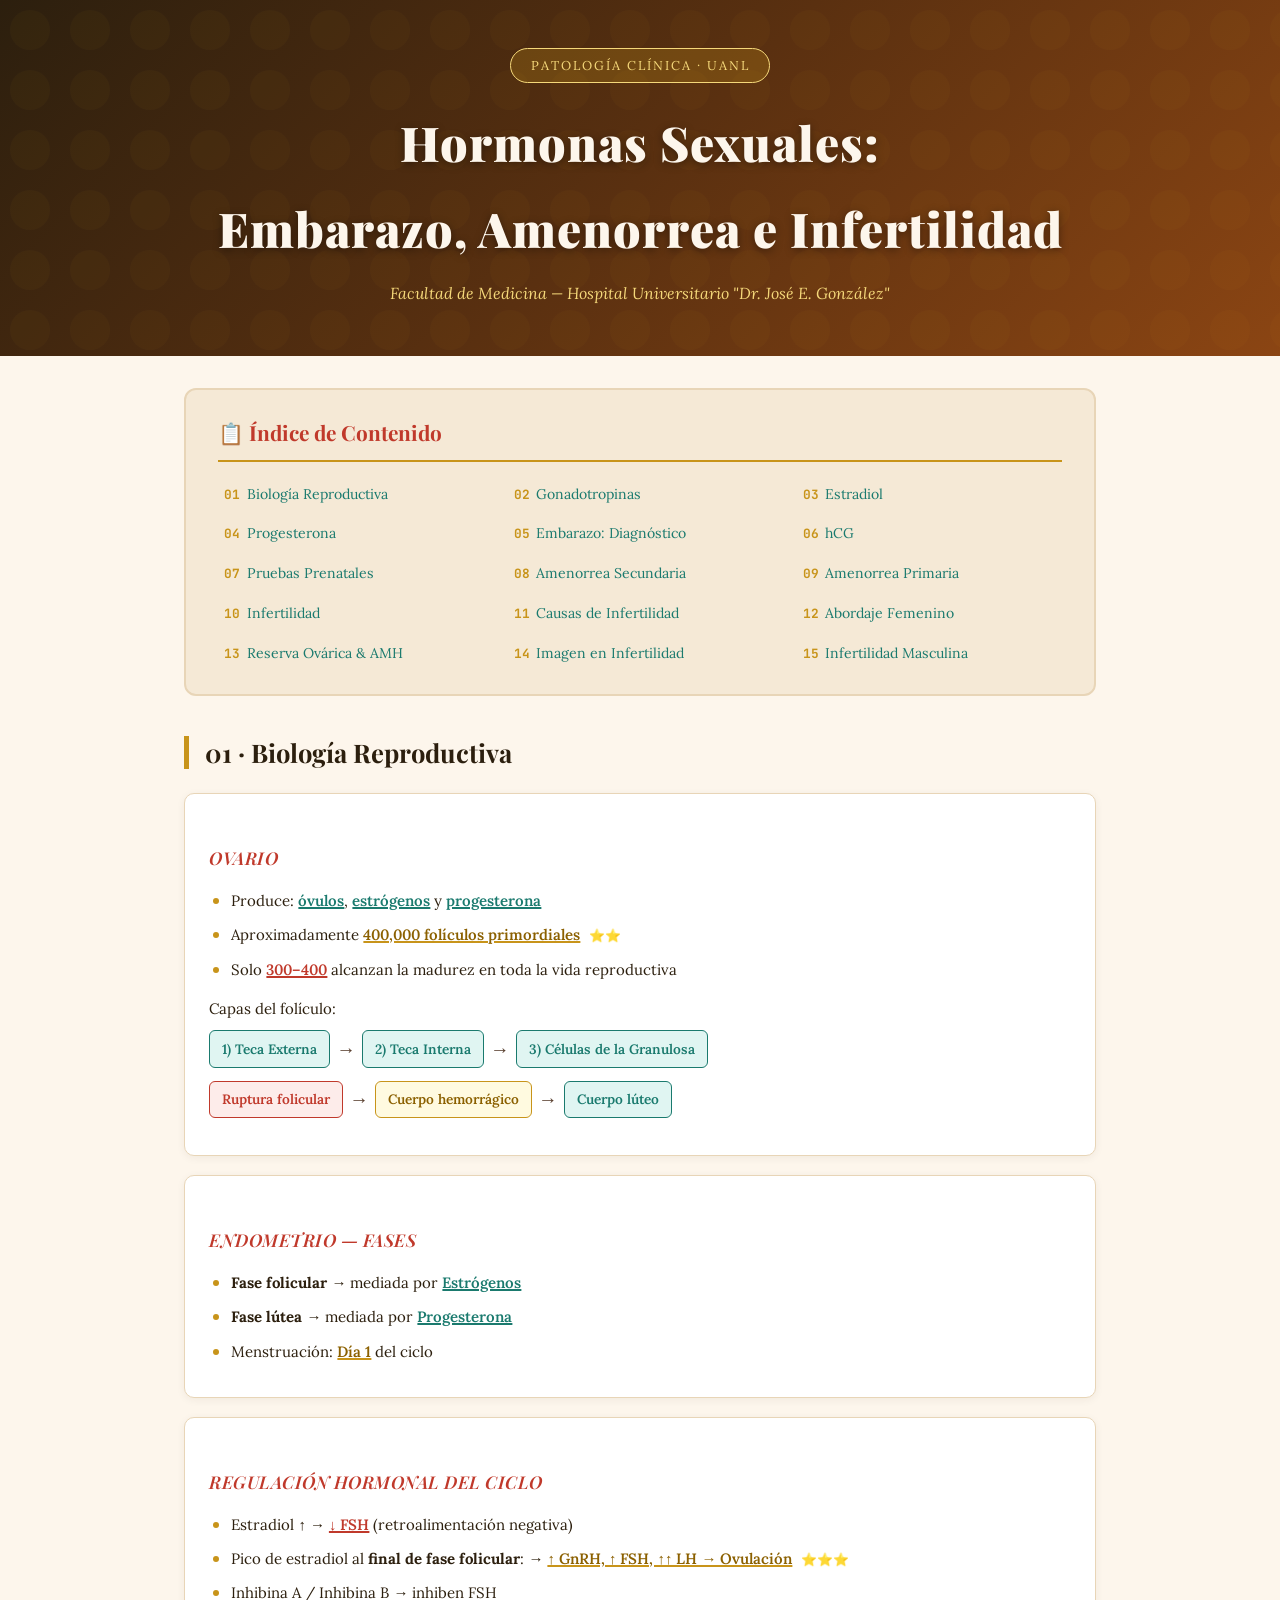
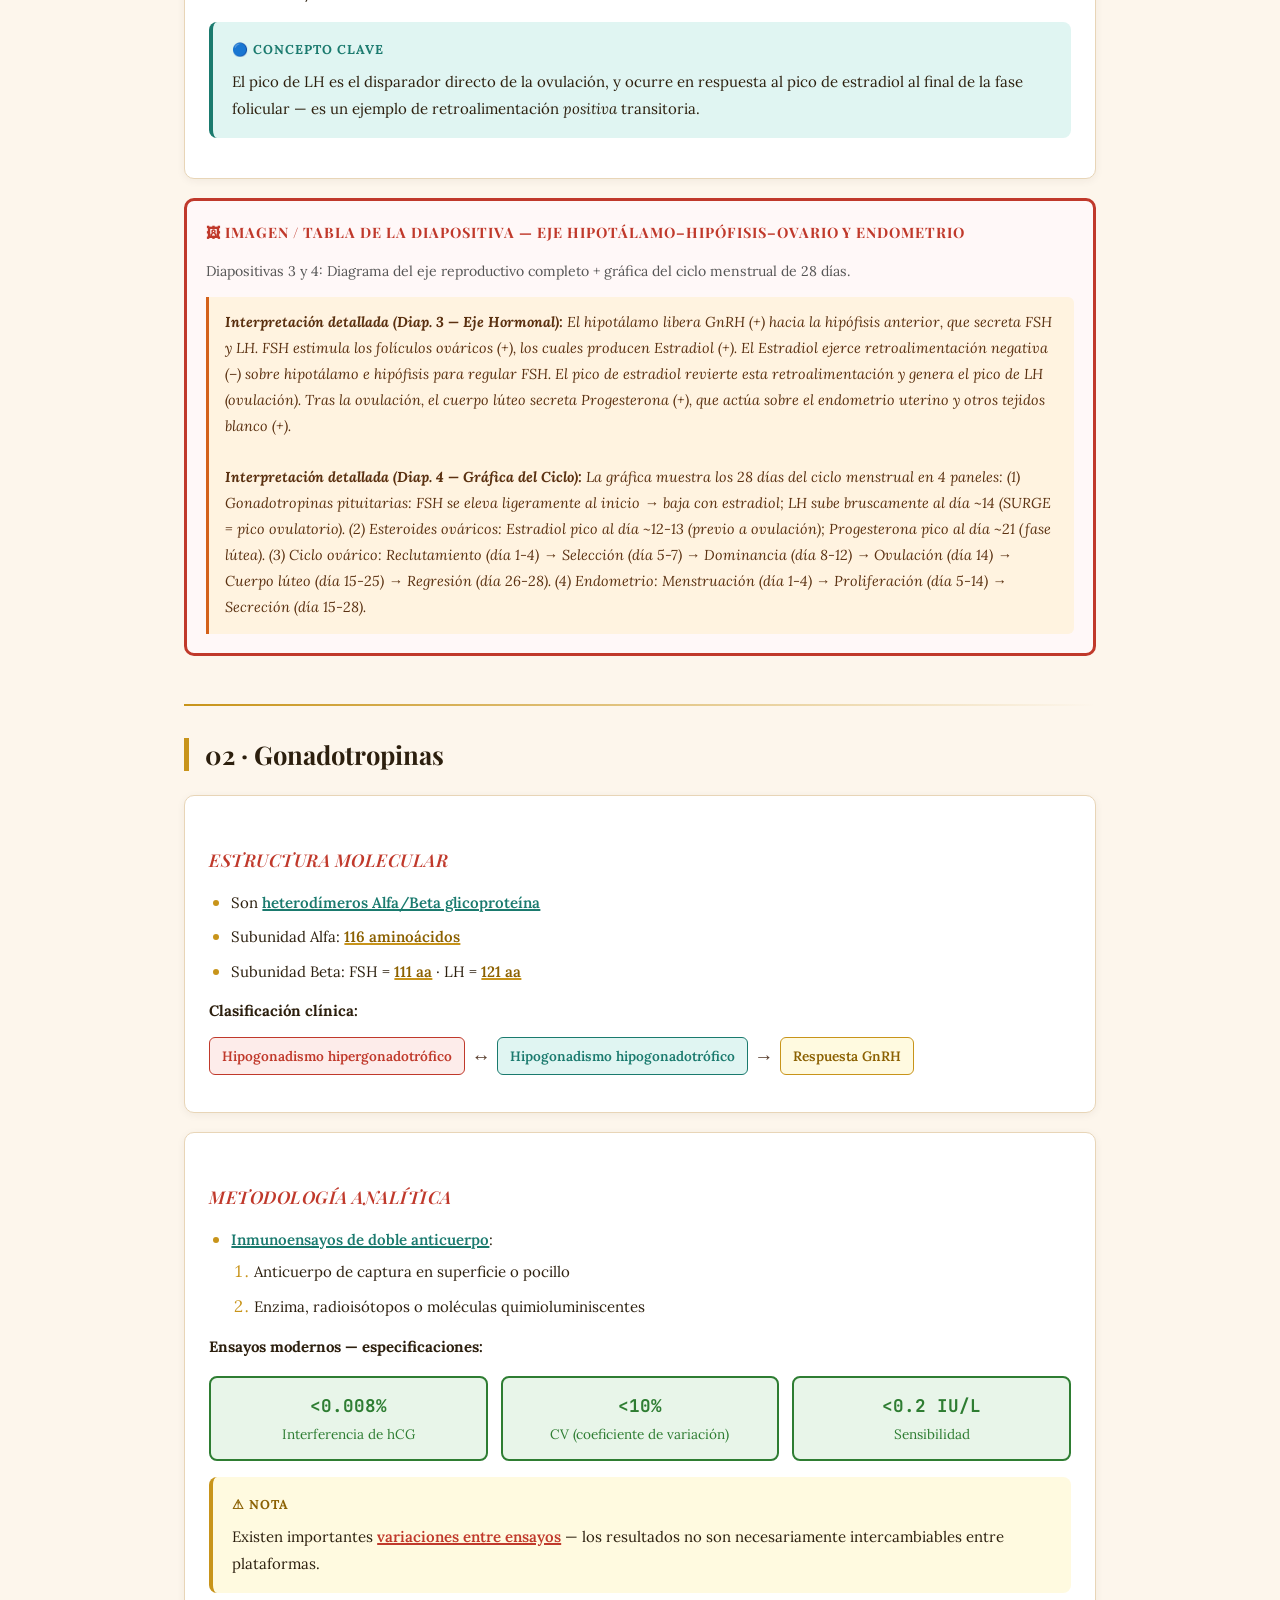
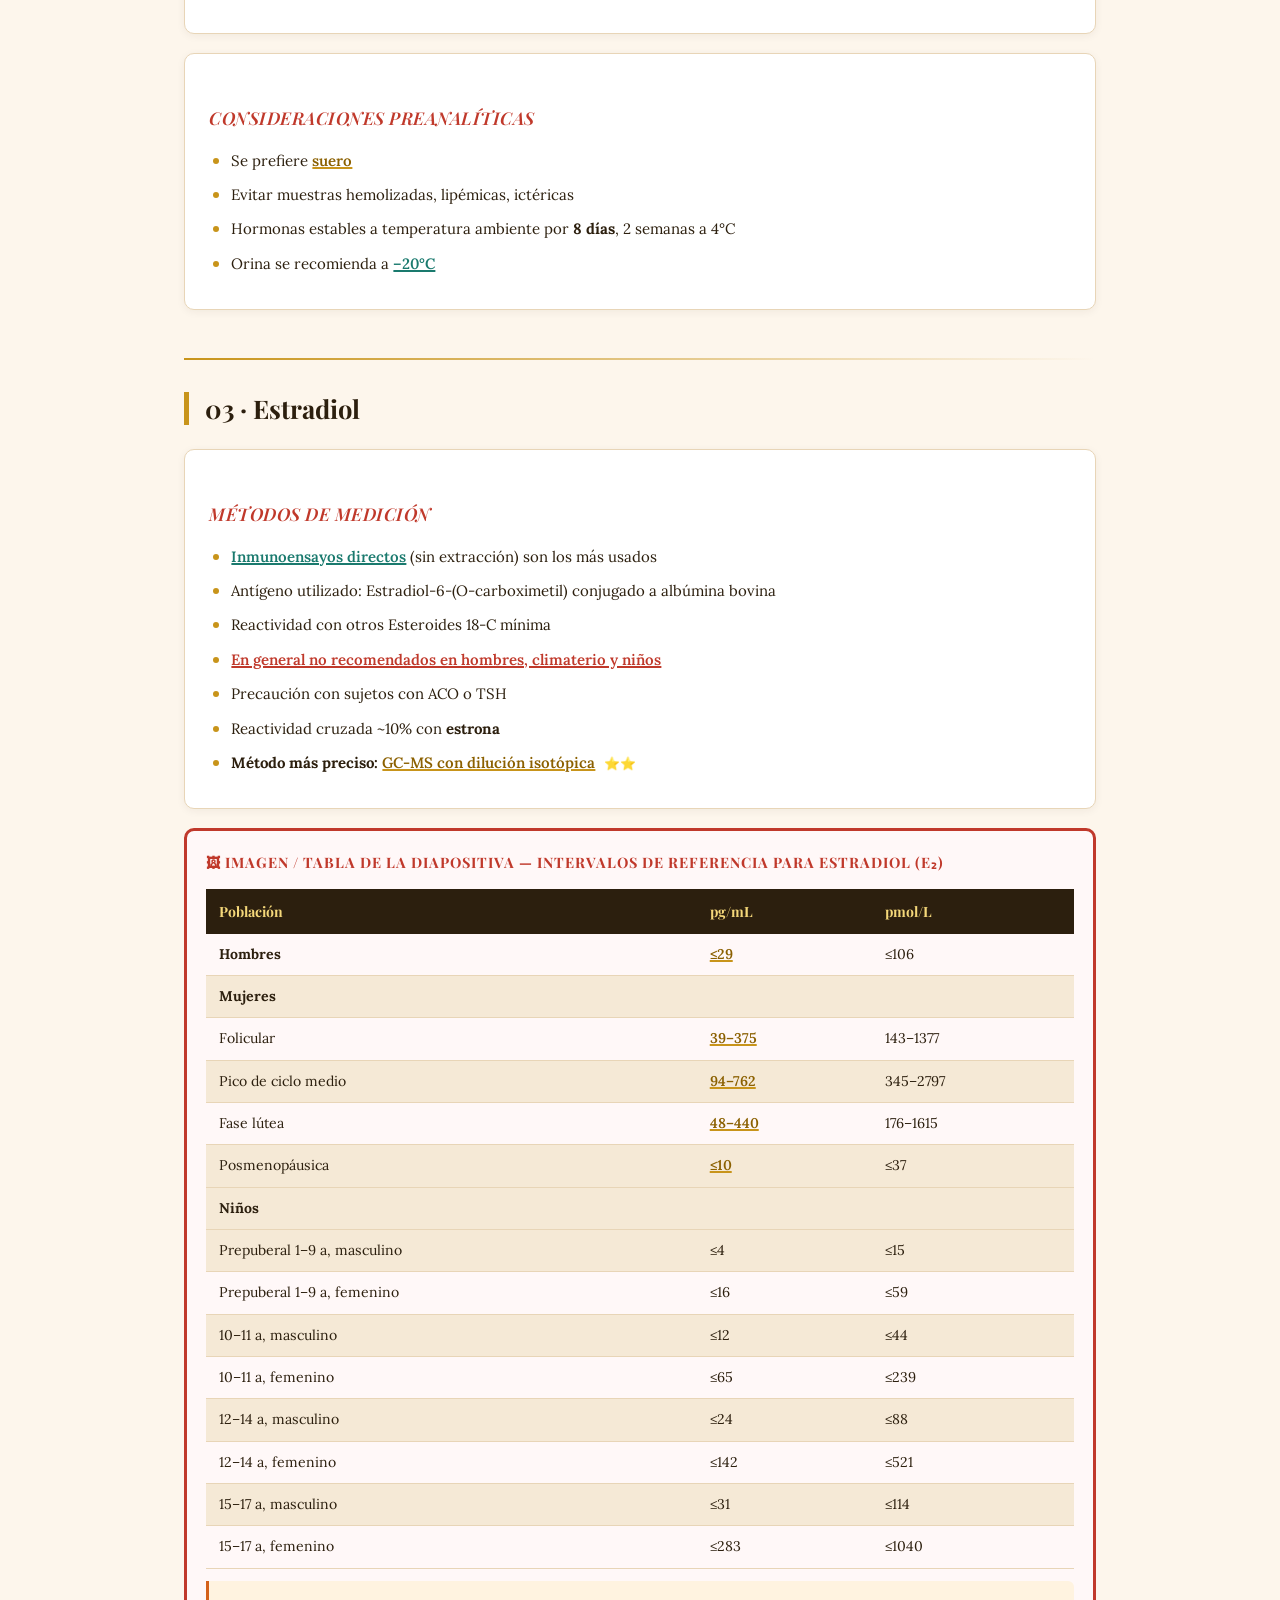
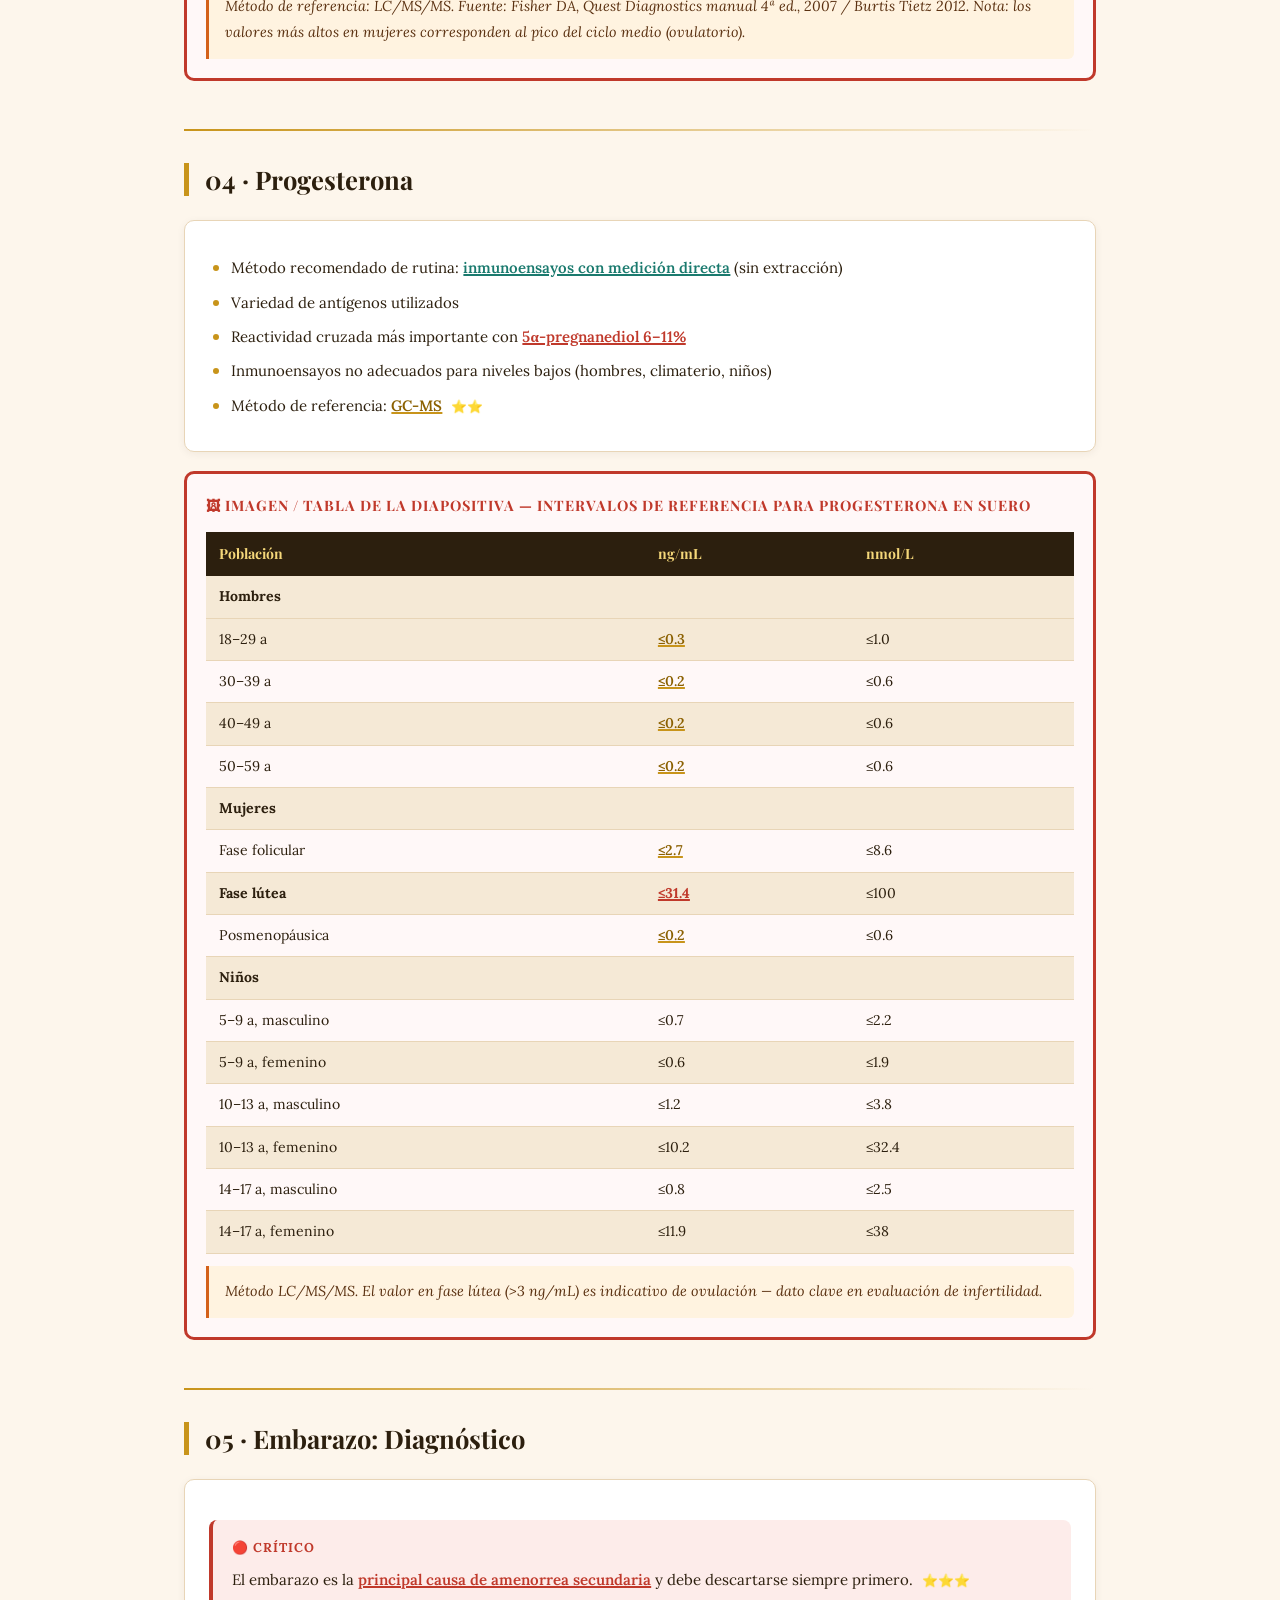
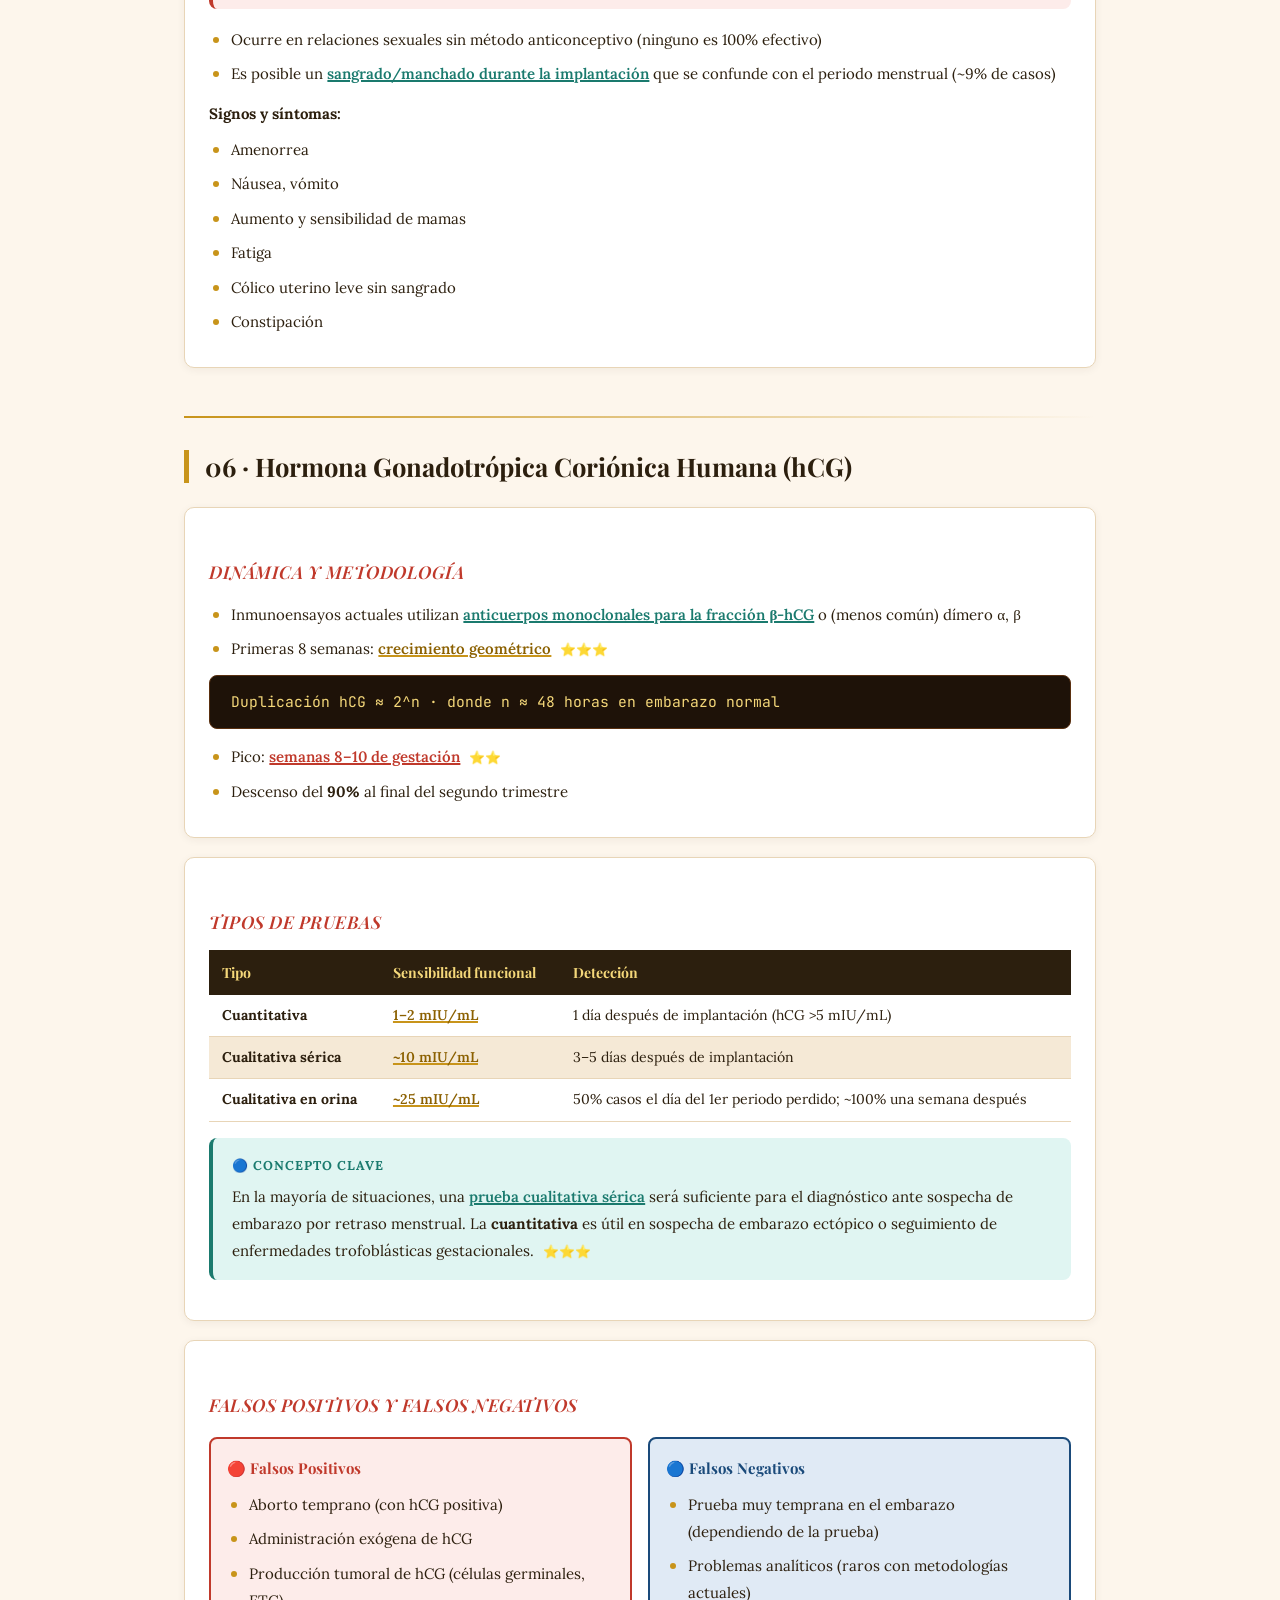
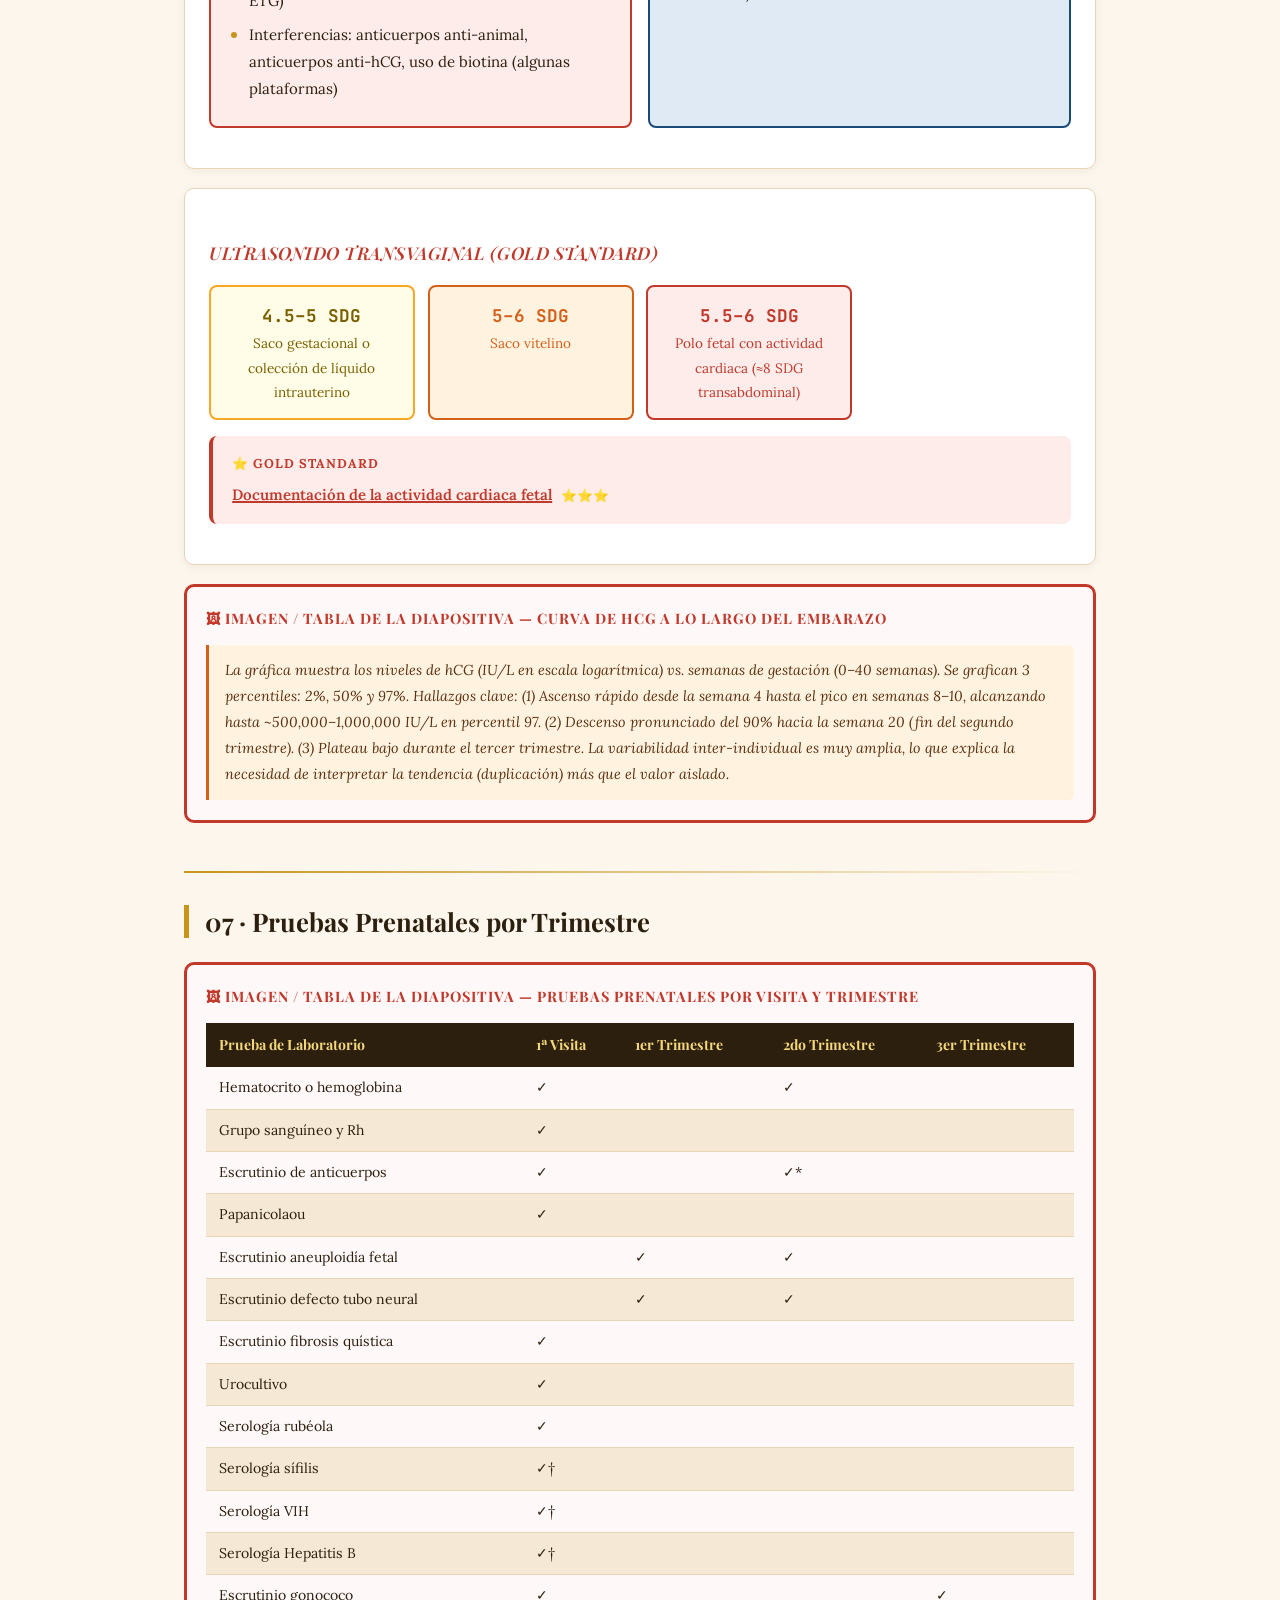
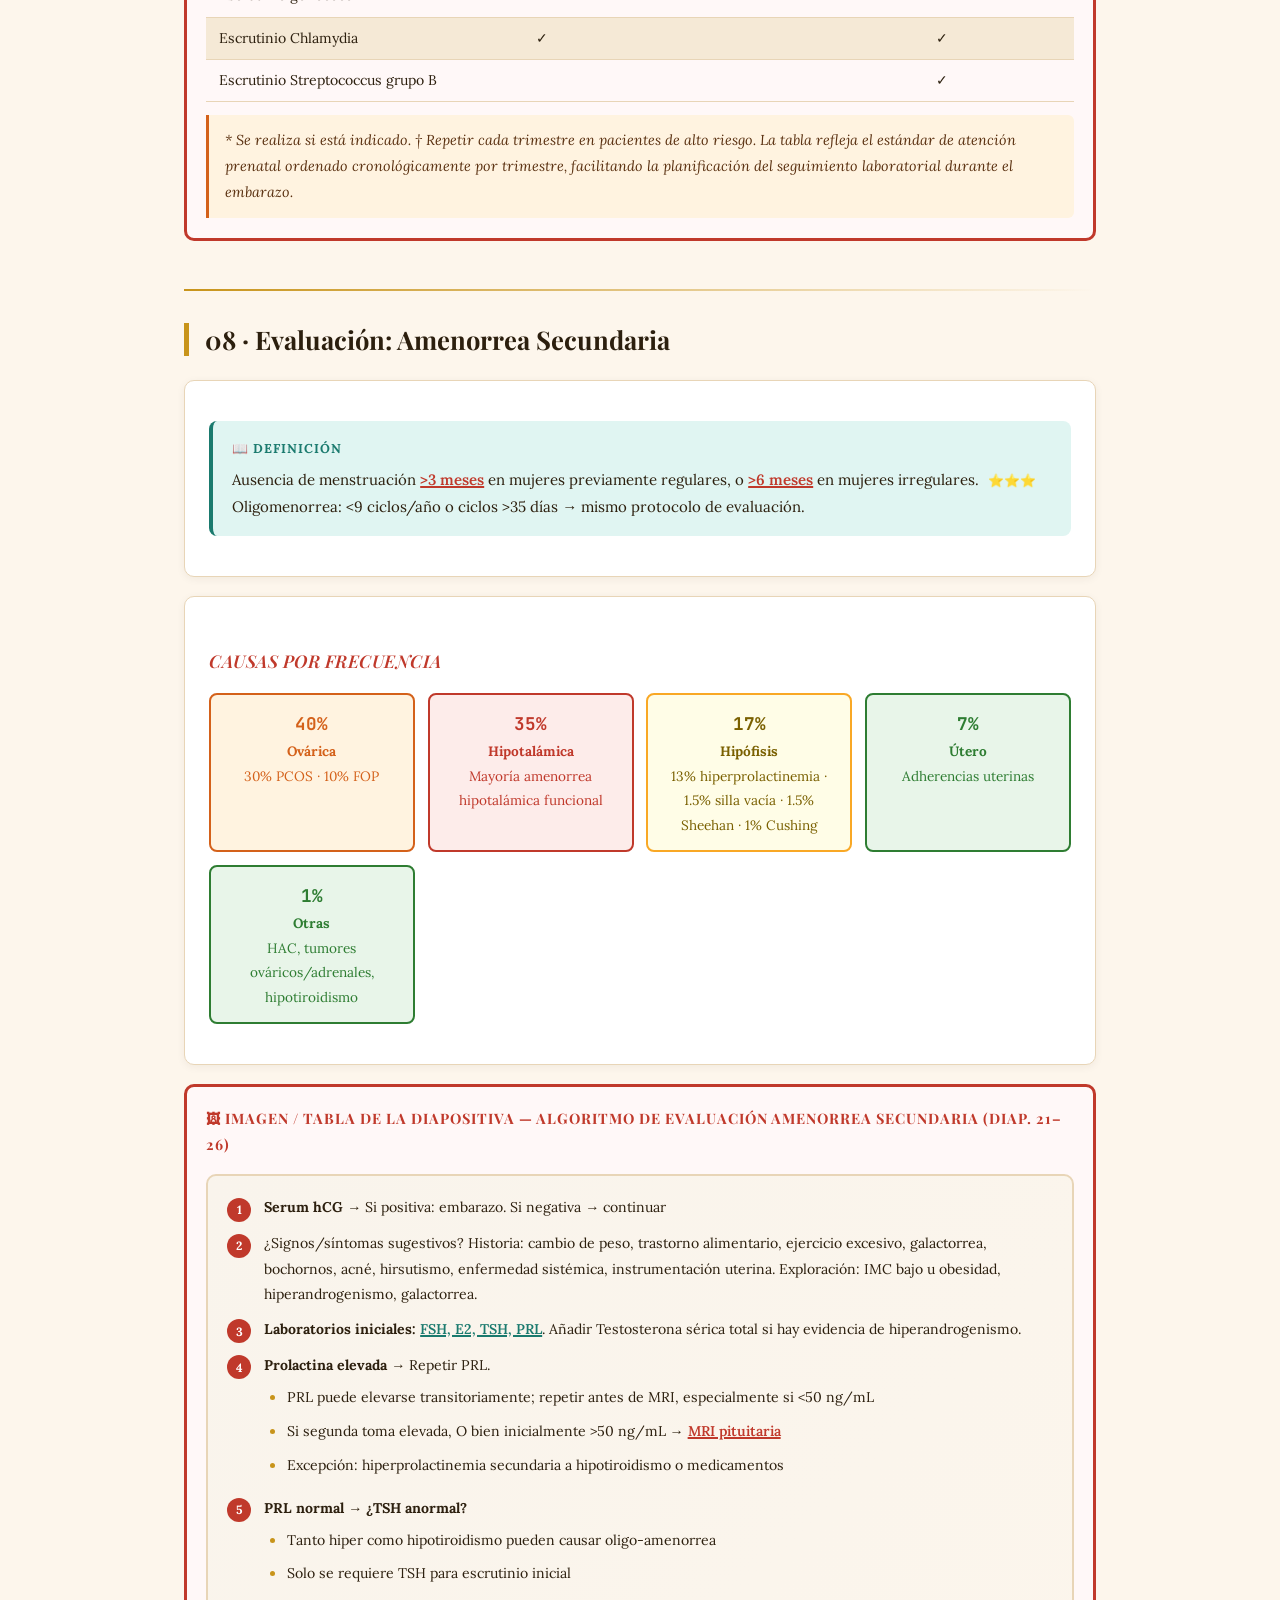
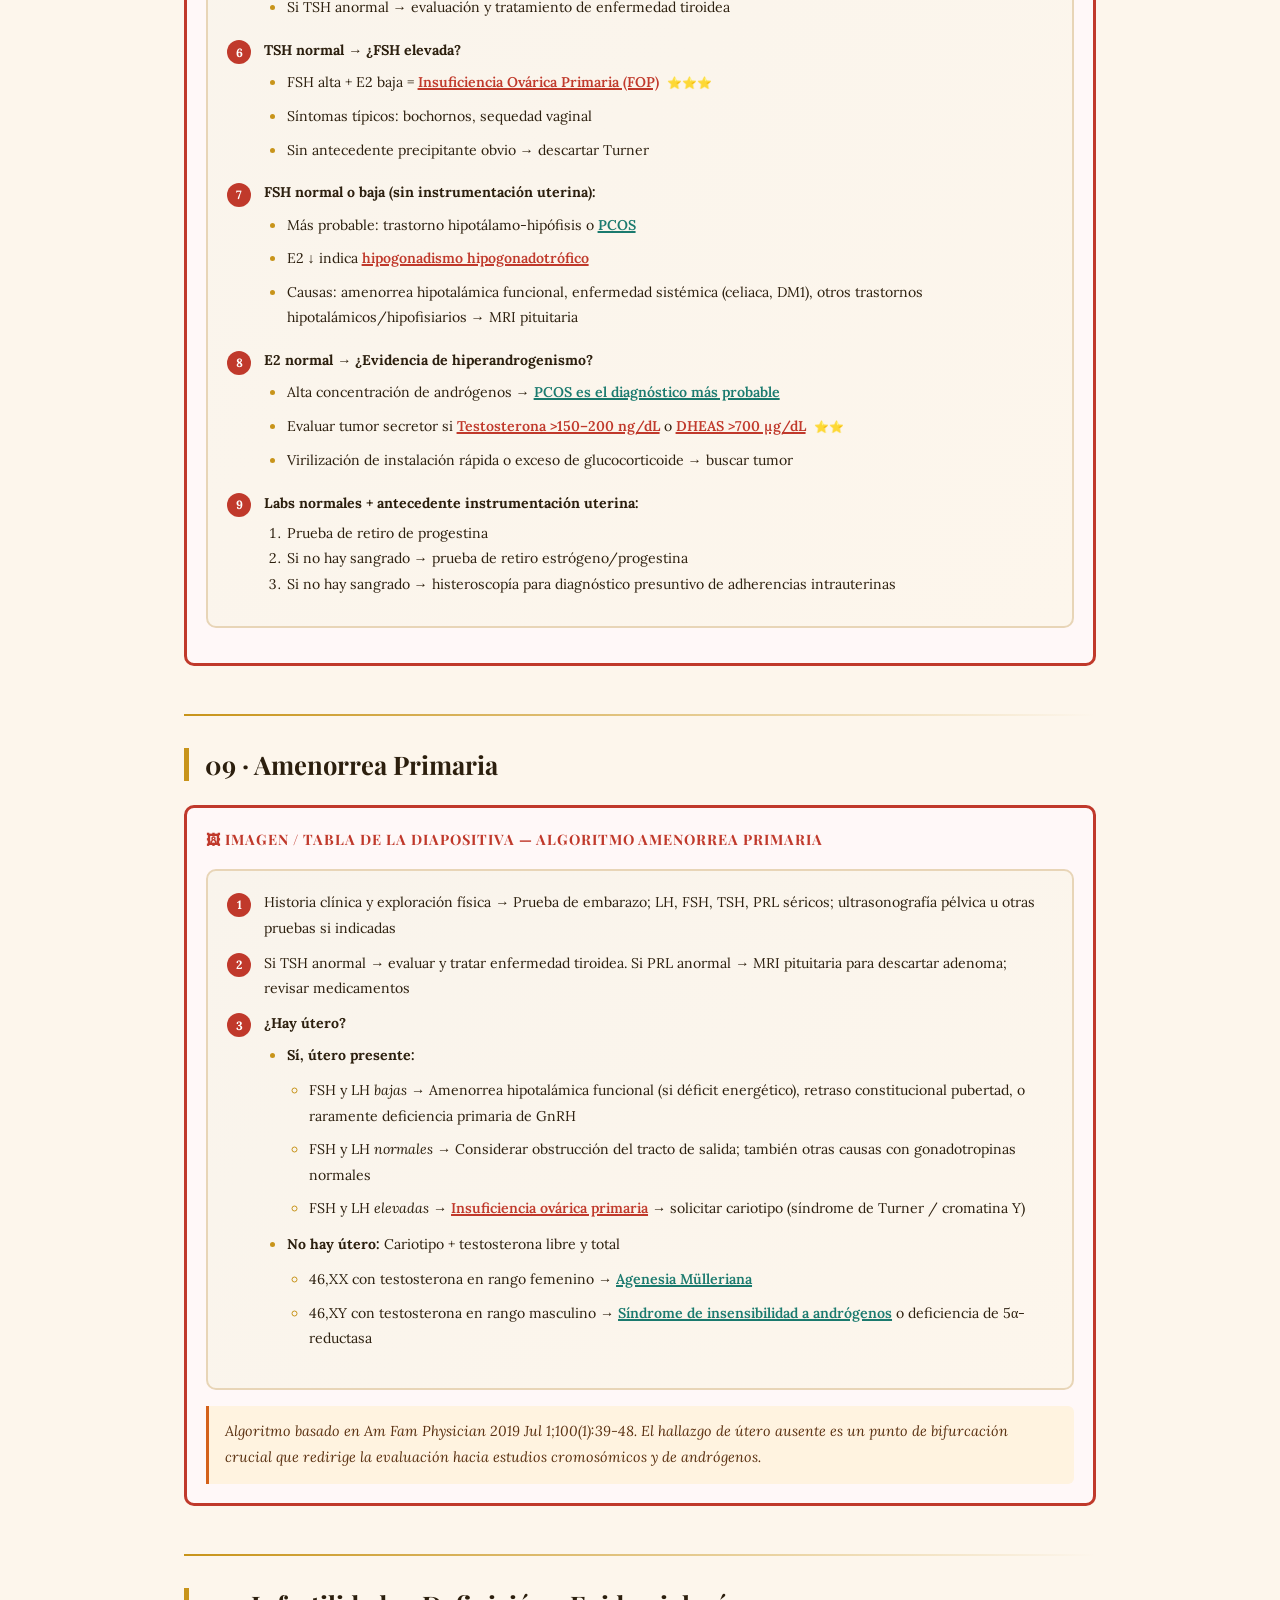
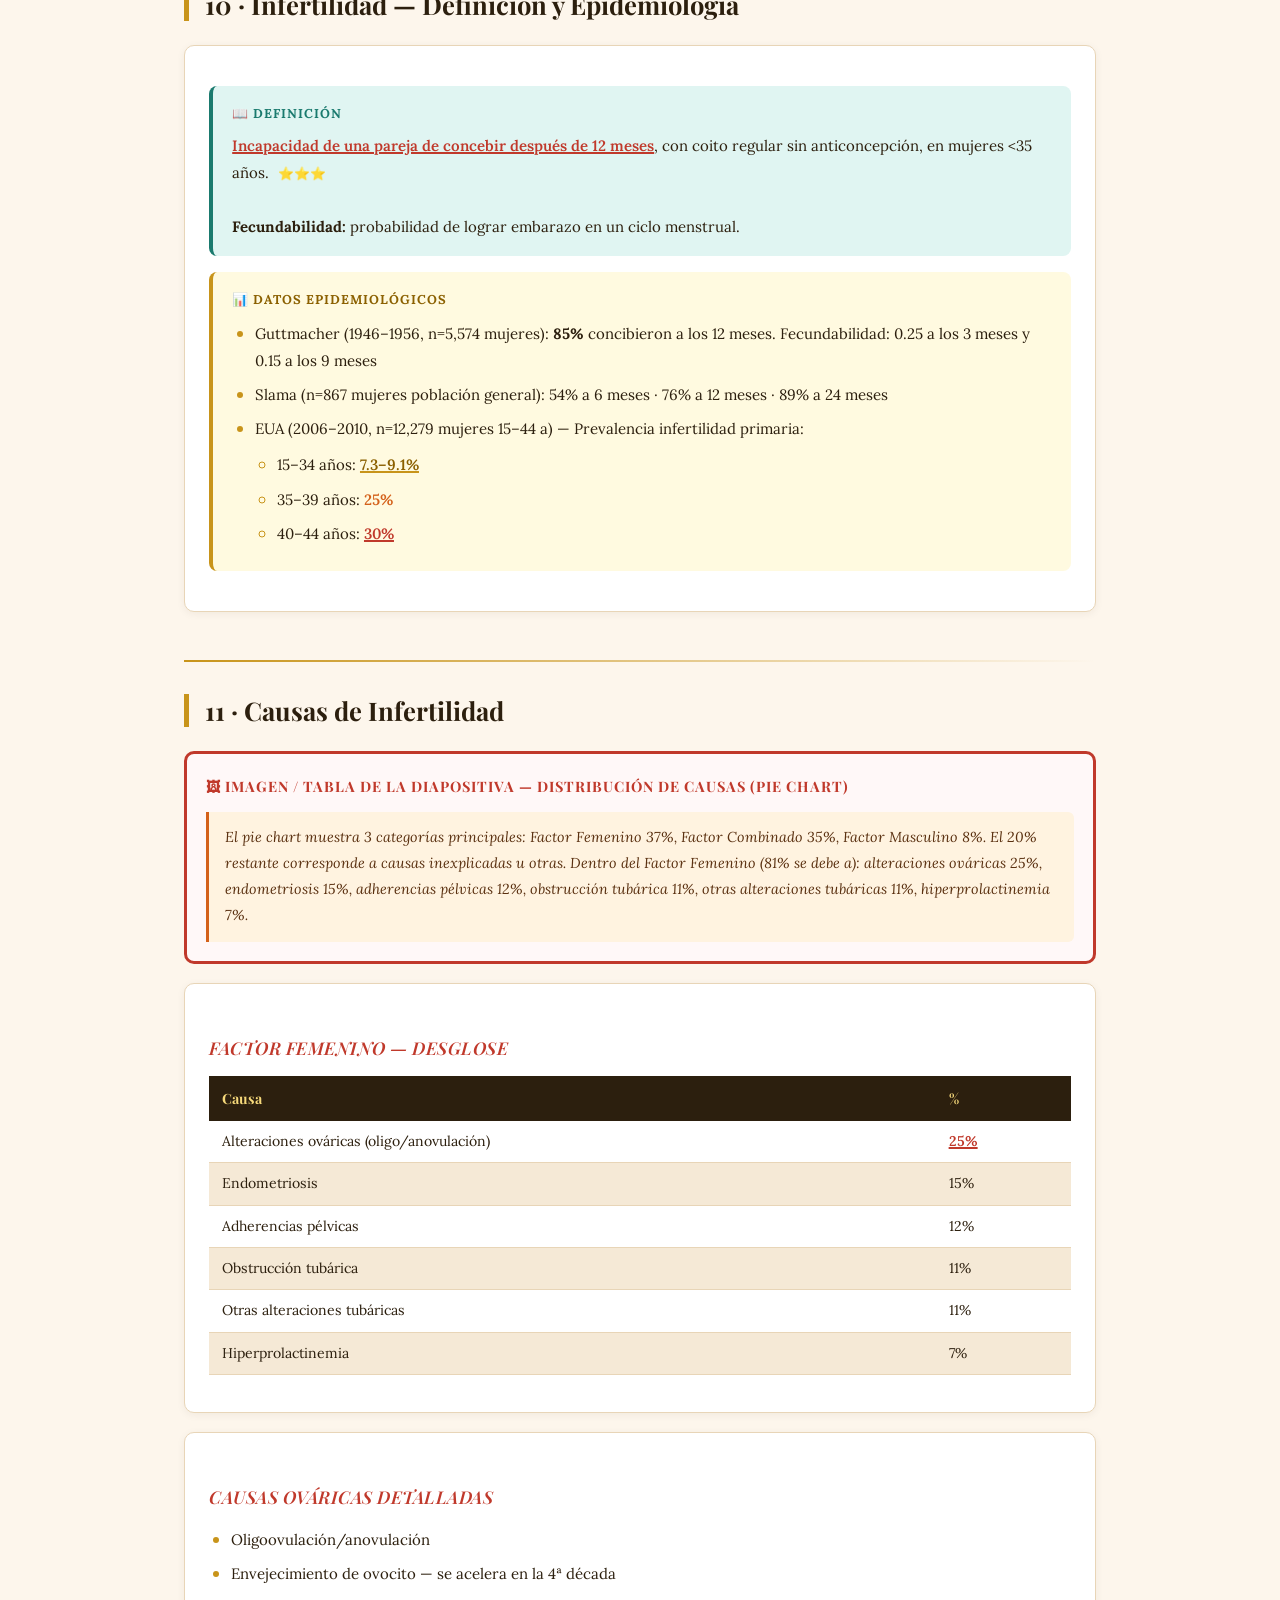
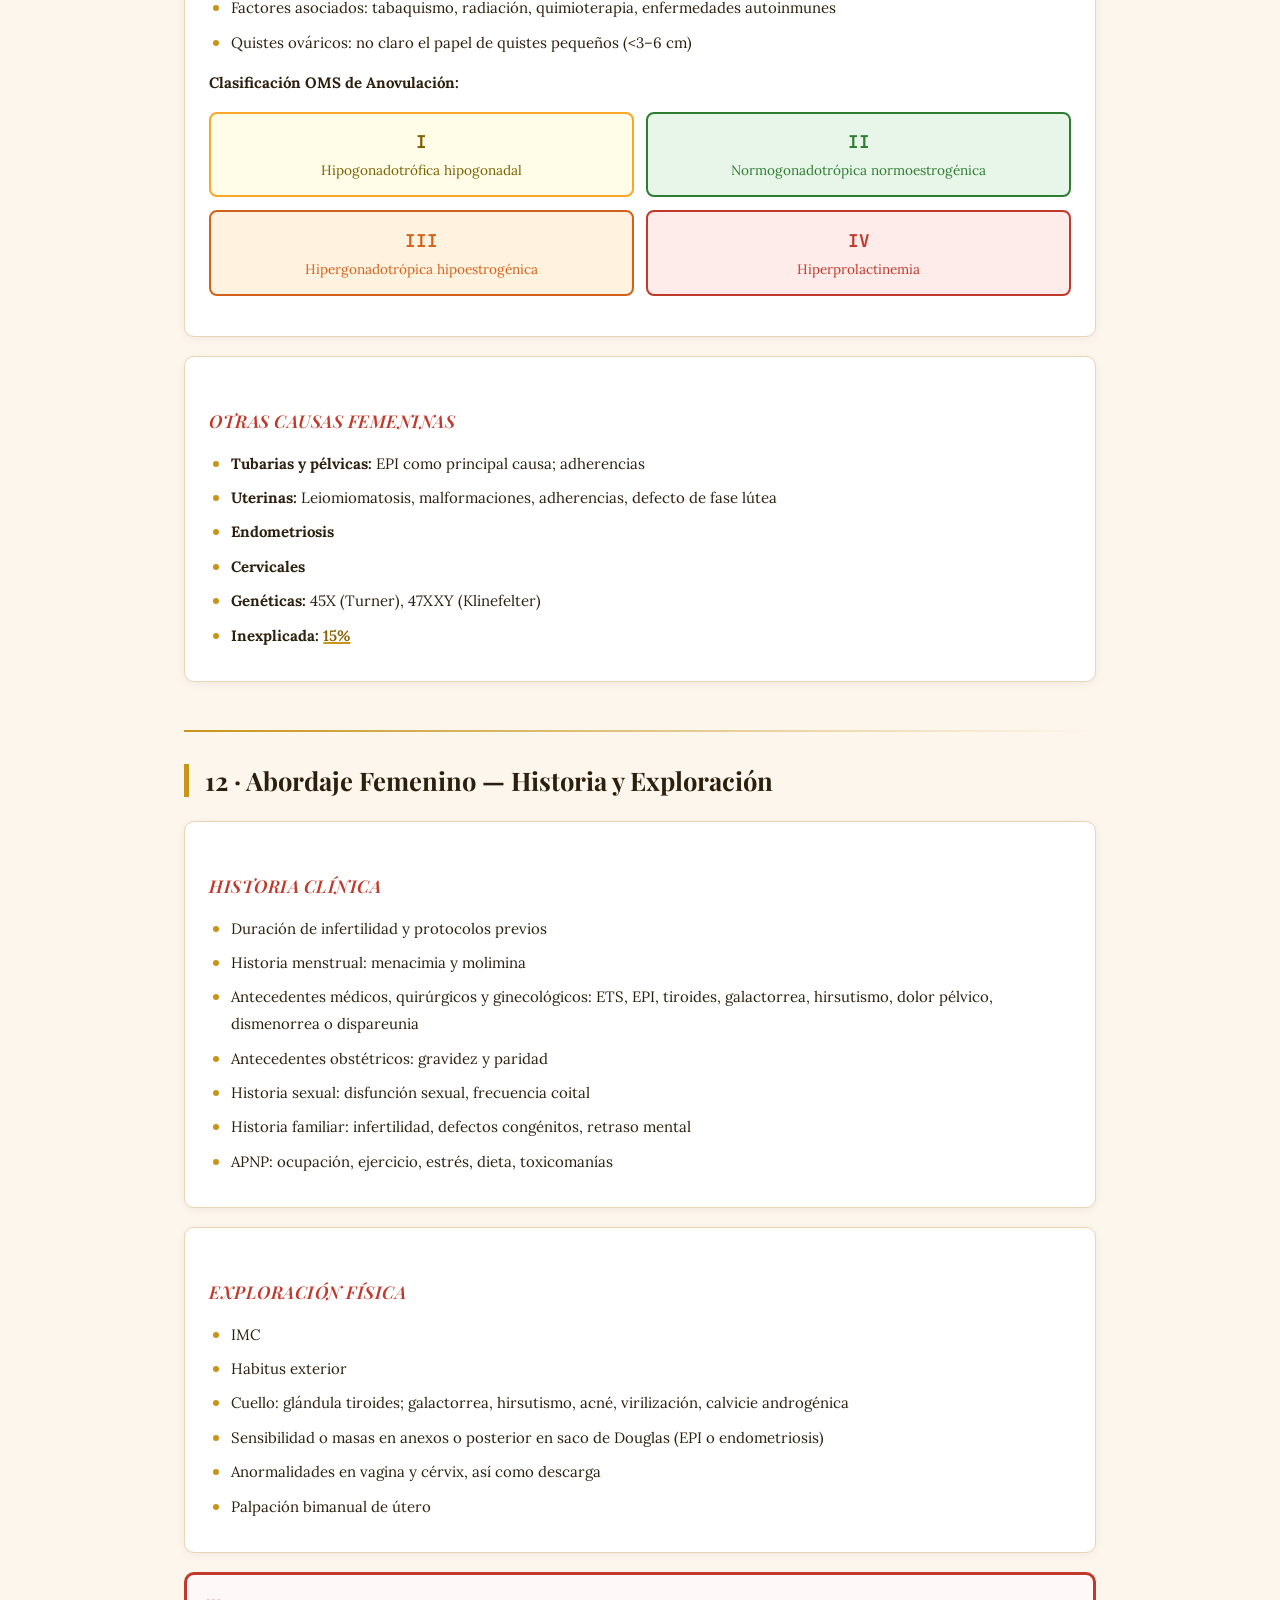
<file: public/topics/sexuales.html>
<!DOCTYPE html>
<html lang="es">
<head>
<meta charset="UTF-8">
<meta name="viewport" content="width=device-width, initial-scale=1.0">
<title>Hormonas Sexuales: Embarazo, Amenorrea e Infertilidad</title>
<link href="https://fonts.googleapis.com/css2?family=Playfair+Display:ital,wght@0,400;0,600;0,700;0,900;1,400&family=Lora:ital,wght@0,400;0,500;0,600;1,400&family=JetBrains+Mono:wght@400;600&display=swap" rel="stylesheet">
<style>
  :root {
    --cream: #fdf6ec;
    --cream-dark: #f5e9d6;
    --cream-border: #e8d5b7;
    --text-main: #2c1f0e;
    --text-secondary: #5a4030;
    --gold: #c8941a;
    --gold-light: #f5d87a;
    --gold-bg: #fffae0;
    --red: #c0392b;
    --red-light: #fdecea;
    --teal: #1a7a6e;
    --teal-light: #e0f5f2;
    --blue: #1a4a7a;
    --blue-light: #e0eaf5;
    --dark-card: #1e1208;
    --orange: #d4611a;
    --green: #2e7d32;
  }

  * { box-sizing: border-box; margin: 0; padding: 0; }

  body {
    background-color: var(--cream);
    color: var(--text-main);
    font-family: 'Lora', Georgia, serif;
    font-size: 15px;
    line-height: 1.8;
  }

  /* ─── HERO HEADER ─── */
  .hero {
    background: linear-gradient(135deg, #2c1f0e 0%, #5a3010 50%, #8b4513 100%);
    color: #fdf6ec;
    padding: 3rem 2rem;
    text-align: center;
    position: relative;
    overflow: hidden;
  }
  .hero::before {
    content: '';
    position: absolute; inset: 0;
    background: url("data:image/svg+xml,%3Csvg width='60' height='60' viewBox='0 0 60 60' xmlns='http://www.w3.org/2000/svg'%3E%3Cg fill='none' fill-rule='evenodd'%3E%3Cg fill='%23c8941a' fill-opacity='0.08'%3E%3Ccircle cx='30' cy='30' r='20'/%3E%3C/g%3E%3C/g%3E%3C/svg%3E");
    opacity: 0.5;
  }
  .hero h1 {
    font-family: 'Playfair Display', serif;
    font-size: clamp(1.8rem, 4vw, 3rem);
    font-weight: 900;
    letter-spacing: 1px;
    position: relative;
    text-shadow: 0 2px 8px rgba(0,0,0,0.4);
  }
  .hero p {
    font-family: 'Lora', serif;
    font-style: italic;
    color: var(--gold-light);
    margin-top: 0.5rem;
    font-size: 1rem;
    position: relative;
  }
  .hero-badge {
    display: inline-block;
    background: rgba(200,148,26,0.25);
    border: 1px solid var(--gold-light);
    color: var(--gold-light);
    padding: 0.3rem 1.2rem;
    border-radius: 50px;
    font-size: 0.8rem;
    letter-spacing: 2px;
    text-transform: uppercase;
    margin-bottom: 1rem;
    position: relative;
  }

  /* ─── LAYOUT ─── */
  .container { max-width: 960px; margin: 0 auto; padding: 2rem 1.5rem; }

  /* ─── TABLE OF CONTENTS ─── */
  .toc {
    background: var(--cream-dark);
    border: 2px solid var(--cream-border);
    border-radius: 12px;
    padding: 1.5rem 2rem;
    margin-bottom: 2.5rem;
  }
  .toc h2 {
    font-family: 'Playfair Display', serif;
    font-size: 1.3rem;
    color: var(--red);
    margin-bottom: 1rem;
    border-bottom: 2px solid var(--gold);
    padding-bottom: 0.5rem;
  }
  .toc-grid { display: grid; grid-template-columns: repeat(auto-fill, minmax(260px, 1fr)); gap: 0.4rem 1.5rem; }
  .toc a {
    color: var(--teal);
    text-decoration: none;
    font-size: 0.88rem;
    display: flex;
    align-items: center;
    gap: 0.4rem;
    padding: 0.25rem 0.4rem;
    border-radius: 4px;
    transition: background 0.15s;
  }
  .toc a:hover { background: var(--teal-light); }
  .toc-num { color: var(--gold); font-weight: 700; font-family: 'JetBrains Mono', monospace; font-size: 0.8rem; }

  /* ─── SECTION TITLES ─── */
  .section { margin-bottom: 3rem; }
  .section-title {
    font-family: 'Playfair Display', serif;
    font-size: 1.6rem;
    font-weight: 700;
    color: var(--text-main);
    border-left: 5px solid var(--gold);
    padding-left: 1rem;
    margin-bottom: 1.5rem;
    line-height: 1.3;
  }
  .slide-subtitle {
    font-family: 'Playfair Display', serif;
    font-size: 1.1rem;
    font-weight: 600;
    color: var(--red);
    margin: 1.5rem 0 0.75rem;
    text-transform: uppercase;
    letter-spacing: 0.5px;
    font-style: italic;
  }

  /* ─── CONTENT CARD ─── */
  .card {
    background: white;
    border: 1px solid var(--cream-border);
    border-radius: 10px;
    padding: 1.5rem;
    margin-bottom: 1.2rem;
    box-shadow: 0 2px 8px rgba(44,31,14,0.06);
  }

  /* ─── HIGHLIGHT STYLES ─── */
  .hl-red { text-decoration: underline; text-decoration-color: var(--red); text-decoration-thickness: 2px; color: var(--red); font-weight: 600; }
  .hl-teal { text-decoration: underline; text-decoration-color: var(--teal); text-decoration-thickness: 2px; color: var(--teal); font-weight: 600; }
  .hl-gold { text-decoration: underline; text-decoration-color: var(--gold); text-decoration-thickness: 2px; color: #8b6000; font-weight: 600; }

  /* ─── STAR IMPORTANCE ─── */
  .stars { color: var(--gold); margin-left: 0.3rem; font-size: 0.85em; }

  /* ─── BULLET LISTS ─── */
  ul.study-list { padding-left: 1.4rem; margin: 0.5rem 0; }
  ul.study-list li { margin-bottom: 0.4rem; }
  ul.study-list li::marker { color: var(--gold); font-size: 1.1em; }

  /* ─── NOTE BOXES ─── */
  .note { border-radius: 8px; padding: 1rem 1.2rem; margin: 1rem 0; border-left: 4px solid; }
  .note-yellow { background: var(--gold-bg); border-color: var(--gold); }
  .note-red { background: var(--red-light); border-color: var(--red); }
  .note-teal { background: var(--teal-light); border-color: var(--teal); }
  .note-label { font-weight: 700; font-size: 0.8rem; text-transform: uppercase; letter-spacing: 1px; margin-bottom: 0.4rem; display: block; }
  .note-yellow .note-label { color: #8b6000; }
  .note-red .note-label { color: var(--red); }
  .note-teal .note-label { color: var(--teal); }

  /* ─── FORMULA BOX ─── */
  .formula {
    background: var(--dark-card);
    color: #f5d87a;
    font-family: 'JetBrains Mono', monospace;
    padding: 0.9rem 1.3rem;
    border-radius: 8px;
    margin: 0.8rem 0;
    font-size: 0.92rem;
    line-height: 1.6;
    border: 1px solid #5a3010;
  }

  /* ─── IMAGE BOX ─── */
  .img-box {
    border: 3px solid var(--red);
    border-radius: 10px;
    padding: 1.2rem;
    margin: 1.2rem 0;
    background: #fff8f8;
  }
  .img-box-header {
    font-family: 'Playfair Display', serif;
    font-weight: 700;
    color: var(--red);
    font-size: 0.9rem;
    text-transform: uppercase;
    letter-spacing: 1px;
    margin-bottom: 0.8rem;
    display: flex;
    align-items: center;
    gap: 0.5rem;
  }
  .img-interpretation {
    background: #fff3e0;
    border-left: 3px solid var(--orange);
    padding: 0.8rem 1rem;
    border-radius: 0 6px 6px 0;
    margin-top: 0.8rem;
    font-style: italic;
    font-size: 0.9rem;
    color: #5a3010;
  }

  /* ─── FLOW DIAGRAM ─── */
  .flow { display: flex; flex-wrap: wrap; align-items: center; gap: 0.4rem; margin: 0.8rem 0; }
  .flow-box {
    background: var(--teal-light);
    border: 1px solid var(--teal);
    border-radius: 6px;
    padding: 0.35rem 0.75rem;
    font-size: 0.85rem;
    color: var(--teal);
    font-weight: 600;
    white-space: nowrap;
  }
  .flow-box.red { background: var(--red-light); border-color: var(--red); color: var(--red); }
  .flow-box.gold { background: var(--gold-bg); border-color: var(--gold); color: #8b6000; }
  .flow-arrow { font-size: 1.2rem; color: var(--text-secondary); font-weight: 700; }

  /* ─── HTML TABLES ─── */
  .study-table { width: 100%; border-collapse: collapse; margin: 0.8rem 0; font-size: 0.88rem; }
  .study-table th {
    background: #2c1f0e;
    color: #f5d87a;
    padding: 0.6rem 0.8rem;
    text-align: left;
    font-family: 'Playfair Display', serif;
  }
  .study-table td { padding: 0.5rem 0.8rem; border-bottom: 1px solid var(--cream-border); }
  .study-table tr:nth-child(even) td { background: var(--cream-dark); }
  .study-table tr:hover td { background: var(--teal-light); }

  /* ─── FP / FN TWO-COLUMN BOX ─── */
  .fp-fn-grid { display: grid; grid-template-columns: 1fr 1fr; gap: 1rem; margin: 1rem 0; }
  .fp-box, .fn-box {
    border-radius: 8px;
    padding: 1rem;
  }
  .fp-box { background: var(--red-light); border: 2px solid var(--red); }
  .fn-box { background: var(--blue-light); border: 2px solid var(--blue); }
  .fp-box h4 { color: var(--red); font-family: 'Playfair Display', serif; margin-bottom: 0.5rem; }
  .fn-box h4 { color: var(--blue); font-family: 'Playfair Display', serif; margin-bottom: 0.5rem; }
  .fp-box li::marker { color: var(--red); }
  .fn-box li::marker { color: var(--blue); }

  /* ─── SEVERITY CARDS ─── */
  .severity-grid { display: grid; grid-template-columns: repeat(auto-fill, minmax(180px, 1fr)); gap: 0.8rem; margin: 1rem 0; }
  .sev-card { border-radius: 8px; padding: 0.8rem; text-align: center; font-size: 0.85rem; border: 2px solid; }
  .sev-green { background: #e8f5e9; border-color: var(--green); color: var(--green); }
  .sev-yellow { background: #fffde7; border-color: #f9a825; color: #7a6000; }
  .sev-orange { background: #fff3e0; border-color: var(--orange); color: var(--orange); }
  .sev-red { background: var(--red-light); border-color: var(--red); color: var(--red); }
  .sev-card .val { font-size: 1.1rem; font-weight: 700; font-family: 'JetBrains Mono', monospace; }

  /* ─── ALGORITHM BOX ─── */
  .algo {
    background: linear-gradient(135deg, #f9f4ec, #fdf6ec);
    border: 2px solid var(--cream-border);
    border-radius: 10px;
    padding: 1.2rem;
    margin: 1rem 0;
    font-size: 0.88rem;
  }
  .algo-step { display: flex; gap: 0.8rem; margin-bottom: 0.6rem; align-items: flex-start; }
  .algo-num {
    background: var(--red);
    color: white;
    border-radius: 50%;
    width: 24px; height: 24px;
    display: flex; align-items: center; justify-content: center;
    font-size: 0.75rem; font-weight: 700; flex-shrink: 0;
    margin-top: 0.15rem;
  }

  /* ─── DIVIDER ─── */
  .divider { height: 2px; background: linear-gradient(90deg, var(--gold), transparent); margin: 2rem 0; border: none; }

  /* ─── RESPONSIVE ─── */
  @media (max-width: 600px) {
    .fp-fn-grid { grid-template-columns: 1fr; }
    .toc-grid { grid-template-columns: 1fr; }
    .severity-grid { grid-template-columns: repeat(2, 1fr); }
    .hero h1 { font-size: 1.5rem; }
    .container { padding: 1rem; }
  }
</style>
</head>
<body>

<!-- ══════════════════ HERO ══════════════════ -->
<div class="hero">
  <div class="hero-badge">Patología Clínica · UANL</div>
  <h1>Hormonas Sexuales:<br>Embarazo, Amenorrea e Infertilidad</h1>
  <p>Facultad de Medicina — Hospital Universitario "Dr. José E. González"</p>
</div>

<div class="container">

<!-- ══════════════════ ÍNDICE ══════════════════ -->
<nav class="toc">
  <h2>📋 Índice de Contenido</h2>
  <div class="toc-grid">
    <a href="#bio-repro"><span class="toc-num">01</span> Biología Reproductiva</a>
    <a href="#gonadotropinas"><span class="toc-num">02</span> Gonadotropinas</a>
    <a href="#estradiol"><span class="toc-num">03</span> Estradiol</a>
    <a href="#progesterona"><span class="toc-num">04</span> Progesterona</a>
    <a href="#embarazo"><span class="toc-num">05</span> Embarazo: Diagnóstico</a>
    <a href="#hcg"><span class="toc-num">06</span> hCG</a>
    <a href="#prenatal"><span class="toc-num">07</span> Pruebas Prenatales</a>
    <a href="#amenorrea-sec"><span class="toc-num">08</span> Amenorrea Secundaria</a>
    <a href="#amenorrea-prim"><span class="toc-num">09</span> Amenorrea Primaria</a>
    <a href="#infertilidad"><span class="toc-num">10</span> Infertilidad</a>
    <a href="#causas-inf"><span class="toc-num">11</span> Causas de Infertilidad</a>
    <a href="#abordaje-f"><span class="toc-num">12</span> Abordaje Femenino</a>
    <a href="#reserva-ovarica"><span class="toc-num">13</span> Reserva Ovárica &amp; AMH</a>
    <a href="#imagen"><span class="toc-num">14</span> Imagen en Infertilidad</a>
    <a href="#masculina"><span class="toc-num">15</span> Infertilidad Masculina</a>
  </div>
</nav>

<!-- ══════════════════ 1. BIOLOGÍA REPRODUCTIVA ══════════════════ -->
<section class="section" id="bio-repro">
  <h2 class="section-title">01 · Biología Reproductiva</h2>

  <div class="card">
    <h3 class="slide-subtitle">Ovario</h3>
    <ul class="study-list">
      <li>Produce: <span class="hl-teal">óvulos</span>, <span class="hl-teal">estrógenos</span> y <span class="hl-teal">progesterona</span></li>
      <li>Aproximadamente <span class="hl-gold">400,000 folículos primordiales</span> <span class="stars">⭐⭐</span></li>
      <li>Solo <span class="hl-red">300–400</span> alcanzan la madurez en toda la vida reproductiva</li>
    </ul>
    <p style="margin-top:0.8rem;">Capas del folículo:</p>
    <div class="flow" style="margin-top:0.5rem;">
      <div class="flow-box">1) Teca Externa</div>
      <div class="flow-arrow">→</div>
      <div class="flow-box">2) Teca Interna</div>
      <div class="flow-arrow">→</div>
      <div class="flow-box">3) Células de la Granulosa</div>
    </div>
    <div class="flow" style="margin-top:0.5rem;">
      <div class="flow-box red">Ruptura folicular</div>
      <div class="flow-arrow">→</div>
      <div class="flow-box gold">Cuerpo hemorrágico</div>
      <div class="flow-arrow">→</div>
      <div class="flow-box">Cuerpo lúteo</div>
    </div>
  </div>

  <div class="card">
    <h3 class="slide-subtitle">Endometrio — Fases</h3>
    <ul class="study-list">
      <li><strong>Fase folicular</strong> → mediada por <span class="hl-teal">Estrógenos</span></li>
      <li><strong>Fase lútea</strong> → mediada por <span class="hl-teal">Progesterona</span></li>
      <li>Menstruación: <span class="hl-gold">Día 1</span> del ciclo</li>
    </ul>
  </div>

  <div class="card">
    <h3 class="slide-subtitle">Regulación Hormonal del Ciclo</h3>
    <ul class="study-list">
      <li>Estradiol ↑ → <span class="hl-red">↓ FSH</span> (retroalimentación negativa)</li>
      <li>Pico de estradiol al <strong>final de fase folicular</strong>: → <span class="hl-gold">↑ GnRH, ↑ FSH, ↑↑ LH → Ovulación</span> <span class="stars">⭐⭐⭐</span></li>
      <li>Inhibina A / Inhibina B → inhiben FSH</li>
    </ul>
    <div class="note note-teal">
      <span class="note-label">🔵 Concepto clave</span>
      El pico de LH es el disparador directo de la ovulación, y ocurre en respuesta al pico de estradiol al final de la fase folicular — es un ejemplo de retroalimentación <em>positiva</em> transitoria.
    </div>
  </div>

  <div class="img-box">
    <div class="img-box-header">🖼 IMAGEN / TABLA DE LA DIAPOSITIVA — Eje Hipotálamo–Hipófisis–Ovario y Endometrio</div>
    <p style="font-size:0.88rem; color:#555;">Diapositivas 3 y 4: Diagrama del eje reproductivo completo + gráfica del ciclo menstrual de 28 días.</p>
    <div class="img-interpretation">
      <strong>Interpretación detallada (Diap. 3 — Eje Hormonal):</strong> El hipotálamo libera GnRH (+) hacia la hipófisis anterior, que secreta FSH y LH. FSH estimula los folículos ováricos (+), los cuales producen Estradiol (+). El Estradiol ejerce retroalimentación negativa (–) sobre hipotálamo e hipófisis para regular FSH. El pico de estradiol revierte esta retroalimentación y genera el pico de LH (ovulación). Tras la ovulación, el cuerpo lúteo secreta Progesterona (+), que actúa sobre el endometrio uterino y otros tejidos blanco (+).
      <br><br>
      <strong>Interpretación detallada (Diap. 4 — Gráfica del Ciclo):</strong> La gráfica muestra los 28 días del ciclo menstrual en 4 paneles: (1) Gonadotropinas pituitarias: FSH se eleva ligeramente al inicio → baja con estradiol; LH sube bruscamente al día ~14 (SURGE = pico ovulatorio). (2) Esteroides ováricos: Estradiol pico al día ~12-13 (previo a ovulación); Progesterona pico al día ~21 (fase lútea). (3) Ciclo ovárico: Reclutamiento (día 1-4) → Selección (día 5-7) → Dominancia (día 8-12) → Ovulación (día 14) → Cuerpo lúteo (día 15-25) → Regresión (día 26-28). (4) Endometrio: Menstruación (día 1-4) → Proliferación (día 5-14) → Secreción (día 15-28).
    </div>
  </div>
</section>

<hr class="divider">

<!-- ══════════════════ 2. GONADOTROPINAS ══════════════════ -->
<section class="section" id="gonadotropinas">
  <h2 class="section-title">02 · Gonadotropinas</h2>

  <div class="card">
    <h3 class="slide-subtitle">Estructura Molecular</h3>
    <ul class="study-list">
      <li>Son <span class="hl-teal">heterodímeros Alfa/Beta glicoproteína</span></li>
      <li>Subunidad Alfa: <span class="hl-gold">116 aminoácidos</span></li>
      <li>Subunidad Beta: FSH = <span class="hl-gold">111 aa</span> · LH = <span class="hl-gold">121 aa</span></li>
    </ul>
    <p style="margin-top:0.8rem;"><strong>Clasificación clínica:</strong></p>
    <div class="flow">
      <div class="flow-box red">Hipogonadismo hipergonadotrófico</div>
      <div class="flow-arrow">↔</div>
      <div class="flow-box">Hipogonadismo hipogonadotrófico</div>
      <div class="flow-arrow">→</div>
      <div class="flow-box gold">Respuesta GnRH</div>
    </div>
  </div>

  <div class="card">
    <h3 class="slide-subtitle">Metodología Analítica</h3>
    <ul class="study-list">
      <li><span class="hl-teal">Inmunoensayos de doble anticuerpo</span>:
        <ol style="padding-left:1.4rem; margin-top:0.3rem;">
          <li>Anticuerpo de captura en superficie o pocillo</li>
          <li>Enzima, radioisótopos o moléculas quimioluminiscentes</li>
        </ol>
      </li>
    </ul>
    <p style="margin-top:0.8rem;"><strong>Ensayos modernos — especificaciones:</strong></p>
    <div class="severity-grid" style="grid-template-columns: repeat(3, 1fr);">
      <div class="sev-card sev-green"><div class="val">&lt;0.008%</div>Interferencia de hCG</div>
      <div class="sev-card sev-green"><div class="val">&lt;10%</div>CV (coeficiente de variación)</div>
      <div class="sev-card sev-green"><div class="val">&lt;0.2 IU/L</div>Sensibilidad</div>
    </div>
    <div class="note note-yellow">
      <span class="note-label">⚠ Nota</span>
      Existen importantes <span class="hl-red">variaciones entre ensayos</span> — los resultados no son necesariamente intercambiables entre plataformas.
    </div>
  </div>

  <div class="card">
    <h3 class="slide-subtitle">Consideraciones Preanalíticas</h3>
    <ul class="study-list">
      <li>Se prefiere <span class="hl-gold">suero</span></li>
      <li>Evitar muestras hemolizadas, lipémicas, ictéricas</li>
      <li>Hormonas estables a temperatura ambiente por <strong>8 días</strong>, 2 semanas a 4°C</li>
      <li>Orina se recomienda a <span class="hl-teal">–20°C</span></li>
    </ul>
  </div>
</section>

<hr class="divider">

<!-- ══════════════════ 3. ESTRADIOL ══════════════════ -->
<section class="section" id="estradiol">
  <h2 class="section-title">03 · Estradiol</h2>

  <div class="card">
    <h3 class="slide-subtitle">Métodos de Medición</h3>
    <ul class="study-list">
      <li><span class="hl-teal">Inmunoensayos directos</span> (sin extracción) son los más usados</li>
      <li>Antígeno utilizado: Estradiol-6-(O-carboximetil) conjugado a albúmina bovina</li>
      <li>Reactividad con otros Esteroides 18-C mínima</li>
      <li class="hl-red">En general no recomendados en hombres, climaterio y niños</li>
      <li>Precaución con sujetos con ACO o TSH</li>
      <li>Reactividad cruzada ~10% con <strong>estrona</strong></li>
      <li><strong>Método más preciso:</strong> <span class="hl-gold">GC-MS con dilución isotópica</span> <span class="stars">⭐⭐</span></li>
    </ul>
  </div>

  <div class="img-box">
    <div class="img-box-header">🖼 IMAGEN / TABLA DE LA DIAPOSITIVA — Intervalos de Referencia para Estradiol (E₂)</div>
    <table class="study-table">
      <thead>
        <tr><th>Población</th><th>pg/mL</th><th>pmol/L</th></tr>
      </thead>
      <tbody>
        <tr><td><strong>Hombres</strong></td><td class="hl-gold">≤29</td><td>≤106</td></tr>
        <tr><td colspan="3" style="background:#f5e9d6; font-weight:700; color:#2c1f0e;">Mujeres</td></tr>
        <tr><td>Folicular</td><td class="hl-gold">39–375</td><td>143–1377</td></tr>
        <tr><td>Pico de ciclo medio</td><td class="hl-gold">94–762</td><td>345–2797</td></tr>
        <tr><td>Fase lútea</td><td class="hl-gold">48–440</td><td>176–1615</td></tr>
        <tr><td>Posmenopáusica</td><td class="hl-gold">≤10</td><td>≤37</td></tr>
        <tr><td colspan="3" style="background:#f5e9d6; font-weight:700; color:#2c1f0e;">Niños</td></tr>
        <tr><td>Prepuberal 1–9 a, masculino</td><td>≤4</td><td>≤15</td></tr>
        <tr><td>Prepuberal 1–9 a, femenino</td><td>≤16</td><td>≤59</td></tr>
        <tr><td>10–11 a, masculino</td><td>≤12</td><td>≤44</td></tr>
        <tr><td>10–11 a, femenino</td><td>≤65</td><td>≤239</td></tr>
        <tr><td>12–14 a, masculino</td><td>≤24</td><td>≤88</td></tr>
        <tr><td>12–14 a, femenino</td><td>≤142</td><td>≤521</td></tr>
        <tr><td>15–17 a, masculino</td><td>≤31</td><td>≤114</td></tr>
        <tr><td>15–17 a, femenino</td><td>≤283</td><td>≤1040</td></tr>
      </tbody>
    </table>
    <div class="img-interpretation">
      Método de referencia: LC/MS/MS. Fuente: Fisher DA, Quest Diagnostics manual 4ª ed., 2007 / Burtis Tietz 2012. Nota: los valores más altos en mujeres corresponden al pico del ciclo medio (ovulatorio).
    </div>
  </div>
</section>

<hr class="divider">

<!-- ══════════════════ 4. PROGESTERONA ══════════════════ -->
<section class="section" id="progesterona">
  <h2 class="section-title">04 · Progesterona</h2>

  <div class="card">
    <ul class="study-list">
      <li>Método recomendado de rutina: <span class="hl-teal">inmunoensayos con medición directa</span> (sin extracción)</li>
      <li>Variedad de antígenos utilizados</li>
      <li>Reactividad cruzada más importante con <span class="hl-red">5α-pregnanediol 6–11%</span></li>
      <li>Inmunoensayos no adecuados para niveles bajos (hombres, climaterio, niños)</li>
      <li>Método de referencia: <span class="hl-gold">GC-MS</span> <span class="stars">⭐⭐</span></li>
    </ul>
  </div>

  <div class="img-box">
    <div class="img-box-header">🖼 IMAGEN / TABLA DE LA DIAPOSITIVA — Intervalos de Referencia para Progesterona en Suero</div>
    <table class="study-table">
      <thead>
        <tr><th>Población</th><th>ng/mL</th><th>nmol/L</th></tr>
      </thead>
      <tbody>
        <tr><td colspan="3" style="background:#f5e9d6; font-weight:700;">Hombres</td></tr>
        <tr><td>18–29 a</td><td class="hl-gold">≤0.3</td><td>≤1.0</td></tr>
        <tr><td>30–39 a</td><td class="hl-gold">≤0.2</td><td>≤0.6</td></tr>
        <tr><td>40–49 a</td><td class="hl-gold">≤0.2</td><td>≤0.6</td></tr>
        <tr><td>50–59 a</td><td class="hl-gold">≤0.2</td><td>≤0.6</td></tr>
        <tr><td colspan="3" style="background:#f5e9d6; font-weight:700;">Mujeres</td></tr>
        <tr><td>Fase folicular</td><td class="hl-gold">≤2.7</td><td>≤8.6</td></tr>
        <tr><td><strong>Fase lútea</strong></td><td class="hl-red" style="font-weight:700;">≤31.4</td><td>≤100</td></tr>
        <tr><td>Posmenopáusica</td><td class="hl-gold">≤0.2</td><td>≤0.6</td></tr>
        <tr><td colspan="3" style="background:#f5e9d6; font-weight:700;">Niños</td></tr>
        <tr><td>5–9 a, masculino</td><td>≤0.7</td><td>≤2.2</td></tr>
        <tr><td>5–9 a, femenino</td><td>≤0.6</td><td>≤1.9</td></tr>
        <tr><td>10–13 a, masculino</td><td>≤1.2</td><td>≤3.8</td></tr>
        <tr><td>10–13 a, femenino</td><td>≤10.2</td><td>≤32.4</td></tr>
        <tr><td>14–17 a, masculino</td><td>≤0.8</td><td>≤2.5</td></tr>
        <tr><td>14–17 a, femenino</td><td>≤11.9</td><td>≤38</td></tr>
      </tbody>
    </table>
    <div class="img-interpretation">
      Método LC/MS/MS. El valor en fase lútea (&gt;3 ng/mL) es indicativo de ovulación — dato clave en evaluación de infertilidad.
    </div>
  </div>
</section>

<hr class="divider">

<!-- ══════════════════ 5. EMBARAZO ══════════════════ -->
<section class="section" id="embarazo">
  <h2 class="section-title">05 · Embarazo: Diagnóstico</h2>

  <div class="card">
    <div class="note note-red">
      <span class="note-label">🔴 Crítico</span>
      El embarazo es la <span class="hl-red">principal causa de amenorrea secundaria</span> y debe descartarse siempre primero. <span class="stars">⭐⭐⭐</span>
    </div>
    <ul class="study-list" style="margin-top:0.8rem;">
      <li>Ocurre en relaciones sexuales sin método anticonceptivo (ninguno es 100% efectivo)</li>
      <li>Es posible un <span class="hl-teal">sangrado/manchado durante la implantación</span> que se confunde con el periodo menstrual (~9% de casos)</li>
    </ul>
    <p style="margin-top:0.8rem;"><strong>Signos y síntomas:</strong></p>
    <ul class="study-list">
      <li>Amenorrea</li>
      <li>Náusea, vómito</li>
      <li>Aumento y sensibilidad de mamas</li>
      <li>Fatiga</li>
      <li>Cólico uterino leve sin sangrado</li>
      <li>Constipación</li>
    </ul>
  </div>
</section>

<hr class="divider">

<!-- ══════════════════ 6. hCG ══════════════════ -->
<section class="section" id="hcg">
  <h2 class="section-title">06 · Hormona Gonadotrópica Coriónica Humana (hCG)</h2>

  <div class="card">
    <h3 class="slide-subtitle">Dinámica y Metodología</h3>
    <ul class="study-list">
      <li>Inmunoensayos actuales utilizan <span class="hl-teal">anticuerpos monoclonales para la fracción β-hCG</span> o (menos común) dímero α, β</li>
      <li>Primeras 8 semanas: <span class="hl-gold">crecimiento geométrico</span> <span class="stars">⭐⭐⭐</span></li>
    </ul>
    <div class="formula">Duplicación hCG ≈ 2^n · donde n ≈ 48 horas en embarazo normal</div>
    <ul class="study-list">
      <li>Pico: <span class="hl-red">semanas 8–10 de gestación</span> <span class="stars">⭐⭐</span></li>
      <li>Descenso del <strong>90%</strong> al final del segundo trimestre</li>
    </ul>
  </div>

  <div class="card">
    <h3 class="slide-subtitle">Tipos de Pruebas</h3>
    <table class="study-table">
      <thead>
        <tr><th>Tipo</th><th>Sensibilidad funcional</th><th>Detección</th></tr>
      </thead>
      <tbody>
        <tr>
          <td><strong>Cuantitativa</strong></td>
          <td class="hl-gold">1–2 mIU/mL</td>
          <td>1 día después de implantación (hCG &gt;5 mIU/mL)</td>
        </tr>
        <tr>
          <td><strong>Cualitativa sérica</strong></td>
          <td class="hl-gold">~10 mIU/mL</td>
          <td>3–5 días después de implantación</td>
        </tr>
        <tr>
          <td><strong>Cualitativa en orina</strong></td>
          <td class="hl-gold">~25 mIU/mL</td>
          <td>50% casos el día del 1er periodo perdido; ~100% una semana después</td>
        </tr>
      </tbody>
    </table>
    <div class="note note-teal">
      <span class="note-label">🔵 Concepto clave</span>
      En la mayoría de situaciones, una <span class="hl-teal">prueba cualitativa sérica</span> será suficiente para el diagnóstico ante sospecha de embarazo por retraso menstrual. La <strong>cuantitativa</strong> es útil en sospecha de embarazo ectópico o seguimiento de enfermedades trofoblásticas gestacionales. <span class="stars">⭐⭐⭐</span>
    </div>
  </div>

  <div class="card">
    <h3 class="slide-subtitle">Falsos Positivos y Falsos Negativos</h3>
    <div class="fp-fn-grid">
      <div class="fp-box">
        <h4>🔴 Falsos Positivos</h4>
        <ul class="study-list">
          <li>Aborto temprano (con hCG positiva)</li>
          <li>Administración exógena de hCG</li>
          <li>Producción tumoral de hCG (células germinales, ETG)</li>
          <li>Interferencias: anticuerpos anti-animal, anticuerpos anti-hCG, uso de biotina (algunas plataformas)</li>
        </ul>
      </div>
      <div class="fn-box">
        <h4>🔵 Falsos Negativos</h4>
        <ul class="study-list">
          <li>Prueba muy temprana en el embarazo (dependiendo de la prueba)</li>
          <li>Problemas analíticos (raros con metodologías actuales)</li>
        </ul>
      </div>
    </div>
  </div>

  <div class="card">
    <h3 class="slide-subtitle">Ultrasonido Transvaginal (Gold Standard)</h3>
    <div class="severity-grid">
      <div class="sev-card sev-yellow"><div class="val">4.5–5 SDG</div>Saco gestacional o colección de líquido intrauterino</div>
      <div class="sev-card sev-orange"><div class="val">5–6 SDG</div>Saco vitelino</div>
      <div class="sev-card sev-red"><div class="val">5.5–6 SDG</div>Polo fetal con actividad cardiaca (≈8 SDG transabdominal)</div>
    </div>
    <div class="note note-red">
      <span class="note-label">⭐ Gold Standard</span>
      <span class="hl-red">Documentación de la actividad cardiaca fetal</span> <span class="stars">⭐⭐⭐</span>
    </div>
  </div>

  <div class="img-box">
    <div class="img-box-header">🖼 IMAGEN / TABLA DE LA DIAPOSITIVA — Curva de hCG a lo largo del embarazo</div>
    <div class="img-interpretation">
      La gráfica muestra los niveles de hCG (IU/L en escala logarítmica) vs. semanas de gestación (0–40 semanas). Se grafican 3 percentiles: 2%, 50% y 97%. Hallazgos clave: (1) Ascenso rápido desde la semana 4 hasta el pico en semanas 8–10, alcanzando hasta ~500,000–1,000,000 IU/L en percentil 97. (2) Descenso pronunciado del 90% hacia la semana 20 (fin del segundo trimestre). (3) Plateau bajo durante el tercer trimestre. La variabilidad inter-individual es muy amplia, lo que explica la necesidad de interpretar la tendencia (duplicación) más que el valor aislado.
    </div>
  </div>
</section>

<hr class="divider">

<!-- ══════════════════ 7. PRUEBAS PRENATALES ══════════════════ -->
<section class="section" id="prenatal">
  <h2 class="section-title">07 · Pruebas Prenatales por Trimestre</h2>

  <div class="img-box">
    <div class="img-box-header">🖼 IMAGEN / TABLA DE LA DIAPOSITIVA — Pruebas Prenatales por Visita y Trimestre</div>
    <table class="study-table">
      <thead>
        <tr><th>Prueba de Laboratorio</th><th>1ª Visita</th><th>1er Trimestre</th><th>2do Trimestre</th><th>3er Trimestre</th></tr>
      </thead>
      <tbody>
        <tr><td>Hematocrito o hemoglobina</td><td>✓</td><td></td><td>✓</td><td></td></tr>
        <tr><td>Grupo sanguíneo y Rh</td><td>✓</td><td></td><td></td><td></td></tr>
        <tr><td>Escrutinio de anticuerpos</td><td>✓</td><td></td><td>✓*</td><td></td></tr>
        <tr><td>Papanicolaou</td><td>✓</td><td></td><td></td><td></td></tr>
        <tr><td>Escrutinio aneuploidía fetal</td><td></td><td>✓</td><td>✓</td><td></td></tr>
        <tr><td>Escrutinio defecto tubo neural</td><td></td><td>✓</td><td>✓</td><td></td></tr>
        <tr><td>Escrutinio fibrosis quística</td><td>✓</td><td></td><td></td><td></td></tr>
        <tr><td>Urocultivo</td><td>✓</td><td></td><td></td><td></td></tr>
        <tr><td>Serología rubéola</td><td>✓</td><td></td><td></td><td></td></tr>
        <tr><td>Serología sífilis</td><td>✓†</td><td></td><td></td><td></td></tr>
        <tr><td>Serología VIH</td><td>✓†</td><td></td><td></td><td></td></tr>
        <tr><td>Serología Hepatitis B</td><td>✓†</td><td></td><td></td><td></td></tr>
        <tr><td>Escrutinio gonococo</td><td>✓</td><td></td><td></td><td>✓</td></tr>
        <tr><td>Escrutinio Chlamydia</td><td>✓</td><td></td><td></td><td>✓</td></tr>
        <tr><td>Escrutinio Streptococcus grupo B</td><td></td><td></td><td></td><td>✓</td></tr>
      </tbody>
    </table>
    <div class="img-interpretation">
      * Se realiza si está indicado. † Repetir cada trimestre en pacientes de alto riesgo. La tabla refleja el estándar de atención prenatal ordenado cronológicamente por trimestre, facilitando la planificación del seguimiento laboratorial durante el embarazo.
    </div>
  </div>
</section>

<hr class="divider">

<!-- ══════════════════ 8. AMENORREA SECUNDARIA ══════════════════ -->
<section class="section" id="amenorrea-sec">
  <h2 class="section-title">08 · Evaluación: Amenorrea Secundaria</h2>

  <div class="card">
    <div class="note note-teal">
      <span class="note-label">📖 Definición</span>
      Ausencia de menstruación <span class="hl-red">&gt;3 meses</span> en mujeres previamente regulares, o <span class="hl-red">&gt;6 meses</span> en mujeres irregulares. <span class="stars">⭐⭐⭐</span><br>
      Oligomenorrea: &lt;9 ciclos/año o ciclos &gt;35 días → mismo protocolo de evaluación.
    </div>
  </div>

  <div class="card">
    <h3 class="slide-subtitle">Causas por Frecuencia</h3>
    <div class="severity-grid">
      <div class="sev-card sev-orange"><div class="val">40%</div><strong>Ovárica</strong><br>30% PCOS · 10% FOP</div>
      <div class="sev-card sev-red"><div class="val">35%</div><strong>Hipotalámica</strong><br>Mayoría amenorrea hipotalámica funcional</div>
      <div class="sev-card sev-yellow"><div class="val">17%</div><strong>Hipófisis</strong><br>13% hiperprolactinemia · 1.5% silla vacía · 1.5% Sheehan · 1% Cushing</div>
      <div class="sev-card sev-green"><div class="val">7%</div><strong>Útero</strong><br>Adherencias uterinas</div>
      <div class="sev-card sev-green"><div class="val">1%</div><strong>Otras</strong><br>HAC, tumores ováricos/adrenales, hipotiroidismo</div>
    </div>
  </div>

  <div class="img-box">
    <div class="img-box-header">🖼 IMAGEN / TABLA DE LA DIAPOSITIVA — Algoritmo de Evaluación Amenorrea Secundaria (Diap. 21–26)</div>
    <div class="algo">
      <div class="algo-step">
        <div class="algo-num">1</div>
        <div><strong>Serum hCG</strong> → Si positiva: embarazo. Si negativa → continuar</div>
      </div>
      <div class="algo-step">
        <div class="algo-num">2</div>
        <div>¿Signos/síntomas sugestivos? Historia: cambio de peso, trastorno alimentario, ejercicio excesivo, galactorrea, bochornos, acné, hirsutismo, enfermedad sistémica, instrumentación uterina. Exploración: IMC bajo u obesidad, hiperandrogenismo, galactorrea.</div>
      </div>
      <div class="algo-step">
        <div class="algo-num">3</div>
        <div><strong>Laboratorios iniciales:</strong> <span class="hl-teal">FSH, E2, TSH, PRL</span>. Añadir Testosterona sérica total si hay evidencia de hiperandrogenismo.</div>
      </div>
      <div class="algo-step">
        <div class="algo-num">4</div>
        <div><strong>Prolactina elevada →</strong> Repetir PRL.
          <ul class="study-list" style="margin-top:0.3rem;">
            <li>PRL puede elevarse transitoriamente; repetir antes de MRI, especialmente si &lt;50 ng/mL</li>
            <li>Si segunda toma elevada, O bien inicialmente &gt;50 ng/mL → <span class="hl-red">MRI pituitaria</span></li>
            <li>Excepción: hiperprolactinemia secundaria a hipotiroidismo o medicamentos</li>
          </ul>
        </div>
      </div>
      <div class="algo-step">
        <div class="algo-num">5</div>
        <div><strong>PRL normal → ¿TSH anormal?</strong>
          <ul class="study-list" style="margin-top:0.3rem;">
            <li>Tanto hiper como hipotiroidismo pueden causar oligo-amenorrea</li>
            <li>Solo se requiere TSH para escrutinio inicial</li>
            <li>Si TSH anormal → evaluación y tratamiento de enfermedad tiroidea</li>
          </ul>
        </div>
      </div>
      <div class="algo-step">
        <div class="algo-num">6</div>
        <div><strong>TSH normal → ¿FSH elevada?</strong>
          <ul class="study-list" style="margin-top:0.3rem;">
            <li>FSH alta + E2 baja = <span class="hl-red">Insuficiencia Ovárica Primaria (FOP)</span> <span class="stars">⭐⭐⭐</span></li>
            <li>Síntomas típicos: bochornos, sequedad vaginal</li>
            <li>Sin antecedente precipitante obvio → descartar Turner</li>
          </ul>
        </div>
      </div>
      <div class="algo-step">
        <div class="algo-num">7</div>
        <div><strong>FSH normal o baja (sin instrumentación uterina):</strong>
          <ul class="study-list" style="margin-top:0.3rem;">
            <li>Más probable: trastorno hipotálamo-hipófisis o <span class="hl-teal">PCOS</span></li>
            <li>E2 ↓ indica <span class="hl-red">hipogonadismo hipogonadotrófico</span></li>
            <li>Causas: amenorrea hipotalámica funcional, enfermedad sistémica (celiaca, DM1), otros trastornos hipotalámicos/hipofisiarios → MRI pituitaria</li>
          </ul>
        </div>
      </div>
      <div class="algo-step">
        <div class="algo-num">8</div>
        <div><strong>E2 normal → ¿Evidencia de hiperandrogenismo?</strong>
          <ul class="study-list" style="margin-top:0.3rem;">
            <li>Alta concentración de andrógenos → <span class="hl-teal">PCOS es el diagnóstico más probable</span></li>
            <li>Evaluar tumor secretor si <span class="hl-red">Testosterona &gt;150–200 ng/dL</span> o <span class="hl-red">DHEAS &gt;700 μg/dL</span> <span class="stars">⭐⭐</span></li>
            <li>Virilización de instalación rápida o exceso de glucocorticoide → buscar tumor</li>
          </ul>
        </div>
      </div>
      <div class="algo-step">
        <div class="algo-num">9</div>
        <div><strong>Labs normales + antecedente instrumentación uterina:</strong>
          <ol style="padding-left:1.4rem; margin-top:0.3rem;">
            <li>Prueba de retiro de progestina</li>
            <li>Si no hay sangrado → prueba de retiro estrógeno/progestina</li>
            <li>Si no hay sangrado → histeroscopía para diagnóstico presuntivo de adherencias intrauterinas</li>
          </ol>
        </div>
      </div>
    </div>
  </div>
</section>

<hr class="divider">

<!-- ══════════════════ 9. AMENORREA PRIMARIA ══════════════════ -->
<section class="section" id="amenorrea-prim">
  <h2 class="section-title">09 · Amenorrea Primaria</h2>

  <div class="img-box">
    <div class="img-box-header">🖼 IMAGEN / TABLA DE LA DIAPOSITIVA — Algoritmo Amenorrea Primaria</div>
    <div class="algo">
      <div class="algo-step">
        <div class="algo-num">1</div>
        <div>Historia clínica y exploración física → Prueba de embarazo; LH, FSH, TSH, PRL séricos; ultrasonografía pélvica u otras pruebas si indicadas</div>
      </div>
      <div class="algo-step">
        <div class="algo-num">2</div>
        <div>Si TSH anormal → evaluar y tratar enfermedad tiroidea. Si PRL anormal → MRI pituitaria para descartar adenoma; revisar medicamentos</div>
      </div>
      <div class="algo-step">
        <div class="algo-num">3</div>
        <div><strong>¿Hay útero?</strong>
          <ul class="study-list" style="margin-top:0.3rem;">
            <li><strong>Sí, útero presente:</strong>
              <ul class="study-list">
                <li>FSH y LH <em>bajas</em> → Amenorrea hipotalámica funcional (si déficit energético), retraso constitucional pubertad, o raramente deficiencia primaria de GnRH</li>
                <li>FSH y LH <em>normales</em> → Considerar obstrucción del tracto de salida; también otras causas con gonadotropinas normales</li>
                <li>FSH y LH <em>elevadas</em> → <span class="hl-red">Insuficiencia ovárica primaria</span> → solicitar cariotipo (síndrome de Turner / cromatina Y)</li>
              </ul>
            </li>
            <li><strong>No hay útero:</strong> Cariotipo + testosterona libre y total
              <ul class="study-list">
                <li>46,XX con testosterona en rango femenino → <span class="hl-teal">Agenesia Mülleriana</span></li>
                <li>46,XY con testosterona en rango masculino → <span class="hl-teal">Síndrome de insensibilidad a andrógenos</span> o deficiencia de 5α-reductasa</li>
              </ul>
            </li>
          </ul>
        </div>
      </div>
    </div>
    <div class="img-interpretation">
      Algoritmo basado en Am Fam Physician 2019 Jul 1;100(1):39-48. El hallazgo de útero ausente es un punto de bifurcación crucial que redirige la evaluación hacia estudios cromosómicos y de andrógenos.
    </div>
  </div>
</section>

<hr class="divider">

<!-- ══════════════════ 10. INFERTILIDAD ══════════════════ -->
<section class="section" id="infertilidad">
  <h2 class="section-title">10 · Infertilidad — Definición y Epidemiología</h2>

  <div class="card">
    <div class="note note-teal">
      <span class="note-label">📖 Definición</span>
      <span class="hl-red">Incapacidad de una pareja de concebir después de 12 meses</span>, con coito regular sin anticoncepción, en mujeres &lt;35 años. <span class="stars">⭐⭐⭐</span>
      <br><br>
      <strong>Fecundabilidad:</strong> probabilidad de lograr embarazo en un ciclo menstrual.
    </div>
    <div class="note note-yellow" style="margin-top:0.8rem;">
      <span class="note-label">📊 Datos epidemiológicos</span>
      <ul class="study-list">
        <li>Guttmacher (1946–1956, n=5,574 mujeres): <strong>85%</strong> concibieron a los 12 meses. Fecundabilidad: 0.25 a los 3 meses y 0.15 a los 9 meses</li>
        <li>Slama (n=867 mujeres población general): 54% a 6 meses · 76% a 12 meses · 89% a 24 meses</li>
        <li>EUA (2006–2010, n=12,279 mujeres 15–44 a) — Prevalencia infertilidad primaria:
          <ul class="study-list">
            <li>15–34 años: <span class="hl-gold">7.3–9.1%</span></li>
            <li>35–39 años: <span class="hl-orange" style="color:var(--orange); font-weight:600;">25%</span></li>
            <li>40–44 años: <span class="hl-red">30%</span></li>
          </ul>
        </li>
      </ul>
    </div>
  </div>
</section>

<hr class="divider">

<!-- ══════════════════ 11. CAUSAS ══════════════════ -->
<section class="section" id="causas-inf">
  <h2 class="section-title">11 · Causas de Infertilidad</h2>

  <div class="img-box">
    <div class="img-box-header">🖼 IMAGEN / TABLA DE LA DIAPOSITIVA — Distribución de Causas (Pie Chart)</div>
    <div class="img-interpretation">
      El pie chart muestra 3 categorías principales: Factor Femenino 37%, Factor Combinado 35%, Factor Masculino 8%. El 20% restante corresponde a causas inexplicadas u otras. Dentro del Factor Femenino (81% se debe a): alteraciones ováricas 25%, endometriosis 15%, adherencias pélvicas 12%, obstrucción tubárica 11%, otras alteraciones tubáricas 11%, hiperprolactinemia 7%.
    </div>
  </div>

  <div class="card">
    <h3 class="slide-subtitle">Factor Femenino — Desglose</h3>
    <table class="study-table">
      <thead><tr><th>Causa</th><th>%</th></tr></thead>
      <tbody>
        <tr><td>Alteraciones ováricas (oligo/anovulación)</td><td class="hl-red">25%</td></tr>
        <tr><td>Endometriosis</td><td>15%</td></tr>
        <tr><td>Adherencias pélvicas</td><td>12%</td></tr>
        <tr><td>Obstrucción tubárica</td><td>11%</td></tr>
        <tr><td>Otras alteraciones tubáricas</td><td>11%</td></tr>
        <tr><td>Hiperprolactinemia</td><td>7%</td></tr>
      </tbody>
    </table>
  </div>

  <div class="card">
    <h3 class="slide-subtitle">Causas Ováricas Detalladas</h3>
    <ul class="study-list">
      <li>Oligoovulación/anovulación</li>
      <li>Envejecimiento de ovocito — se acelera en la 4ª década</li>
      <li>Factores asociados: tabaquismo, radiación, quimioterapia, enfermedades autoinmunes</li>
      <li>Quistes ováricos: no claro el papel de quistes pequeños (&lt;3–6 cm)</li>
    </ul>
    <p style="margin-top:0.8rem;"><strong>Clasificación OMS de Anovulación:</strong></p>
    <div class="severity-grid" style="grid-template-columns: repeat(2, 1fr);">
      <div class="sev-card sev-yellow"><div class="val">I</div>Hipogonadotrófica hipogonadal</div>
      <div class="sev-card sev-green"><div class="val">II</div>Normogonadotrópica normoestrogénica</div>
      <div class="sev-card sev-orange"><div class="val">III</div>Hipergonadotrópica hipoestrogénica</div>
      <div class="sev-card sev-red"><div class="val">IV</div>Hiperprolactinemia</div>
    </div>
  </div>

  <div class="card">
    <h3 class="slide-subtitle">Otras Causas Femeninas</h3>
    <ul class="study-list">
      <li><strong>Tubarias y pélvicas:</strong> EPI como principal causa; adherencias</li>
      <li><strong>Uterinas:</strong> Leiomiomatosis, malformaciones, adherencias, defecto de fase lútea</li>
      <li><strong>Endometriosis</strong></li>
      <li><strong>Cervicales</strong></li>
      <li><strong>Genéticas:</strong> 45X (Turner), 47XXY (Klinefelter)</li>
      <li><strong>Inexplicada:</strong> <span class="hl-gold">15%</span></li>
    </ul>
  </div>
</section>

<hr class="divider">

<!-- ══════════════════ 12. ABORDAJE FEMENINO ══════════════════ -->
<section class="section" id="abordaje-f">
  <h2 class="section-title">12 · Abordaje Femenino — Historia y Exploración</h2>

  <div class="card">
    <h3 class="slide-subtitle">Historia Clínica</h3>
    <ul class="study-list">
      <li>Duración de infertilidad y protocolos previos</li>
      <li>Historia menstrual: menacimia y molimina</li>
      <li>Antecedentes médicos, quirúrgicos y ginecológicos: ETS, EPI, tiroides, galactorrea, hirsutismo, dolor pélvico, dismenorrea o dispareunia</li>
      <li>Antecedentes obstétricos: gravidez y paridad</li>
      <li>Historia sexual: disfunción sexual, frecuencia coital</li>
      <li>Historia familiar: infertilidad, defectos congénitos, retraso mental</li>
      <li>APNP: ocupación, ejercicio, estrés, dieta, toxicomanías</li>
    </ul>
  </div>

  <div class="card">
    <h3 class="slide-subtitle">Exploración Física</h3>
    <ul class="study-list">
      <li>IMC</li>
      <li>Habitus exterior</li>
      <li>Cuello: glándula tiroides; galactorrea, hirsutismo, acné, virilización, calvicie androgénica</li>
      <li>Sensibilidad o masas en anexos o posterior en saco de Douglas (EPI o endometriosis)</li>
      <li>Anormalidades en vagina y cérvix, así como descarga</li>
      <li>Palpación bimanual de útero</li>
    </ul>
  </div>

  <div class="img-box">
    <div class="img-box-header">🖼 IMAGEN / TABLA DE LA DIAPOSITIVA — Algoritmo Abordaje Infertilidad Femenina</div>
    <div class="algo">
      <div class="algo-step">
        <div class="algo-num">→</div>
        <div><strong>Historia y exploración normal:</strong>
          <ul class="study-list">
            <li><strong>Ciclos regulares</strong> → Escrutinio reserva ovárica, análisis de semen del compañero, evaluación de permeabilidad tubárica → Referir especialista</li>
            <li><strong>Ciclos irregulares</strong> → TSH, PRL, Testosterona → Si anormal: evaluación adicional; Si normal: inducción de ovulación (considerar síndrome de ovario resistente y PCOS)</li>
            <li><strong>Amenorrea</strong> → Prueba de retiro de progestina → Si normal: inducción de ovulación; Si anormal: evaluación adicional (FSH, E2) → considerar anomalías tracto de salida, hipogonadismo hipotalámico, insuficiencia ovárica primaria</li>
          </ul>
        </div>
      </div>
      <div class="algo-step">
        <div class="algo-num">→</div>
        <div><strong>Historia y exploración anormal</strong> → evaluación y tratamiento según sea indicado</div>
      </div>
    </div>
  </div>

  <div class="card">
    <h3 class="slide-subtitle">Evaluación de Función Ovulatoria</h3>
    <div class="note note-yellow">
      <span class="note-label">📌 Nota</span>
      Actualmente no existe prueba que confirme la liberación ovular directamente.
    </div>
    <ul class="study-list" style="margin-top:0.8rem;">
      <li>Mujeres con ciclos regulares de 28–31 días con síntomas de molimina antes de la menstruación, <strong>muy probablemente son ovulatorias</strong></li>
      <li>En mujeres que no cumplen estas características, la evaluación de ovulación debe realizarse</li>
    </ul>
    <p style="margin-top:0.8rem;"><strong>Medición de Progesterona:</strong></p>
    <ul class="study-list">
      <li>Indicio de formación del cuerpo lúteo</li>
      <li>Pico en los días 21–23 del ciclo ovárico</li>
      <li><span class="hl-gold">&gt;3 ng/mL indica que se ha ovulado</span> <span class="stars">⭐⭐⭐</span></li>
    </ul>
    <p style="margin-top:0.8rem;"><strong>LH urinaria (tests caseros):</strong></p>
    <ul class="study-list">
      <li>Aparece en orina 24–36 horas antes de la ovulación</li>
      <li>VPP: <span class="hl-gold">70–92%</span> de ovulación en 48 horas</li>
    </ul>
  </div>
</section>

<hr class="divider">

<!-- ══════════════════ 13. RESERVA OVÁRICA Y AMH ══════════════════ -->
<section class="section" id="reserva-ovarica">
  <h2 class="section-title">13 · Reserva Ovárica &amp; AMH</h2>

  <div class="card">
    <h3 class="slide-subtitle">FSH Basal y CCCT</h3>
    <ul class="study-list">
      <li>Disminución de reserva → pobre calidad y cantidad de ovocito, mal potencial reproductivo</li>
      <li><span class="hl-red">Sin prueba ideal actualmente</span></li>
      <li><strong>FSH basal:</strong> medida al <span class="hl-gold">tercer día del ciclo</span></li>
      <li><strong>E2 día 3:</strong> sin datos suficientes sobre valor predictivo; valores de corte independiente a FSH: <span class="hl-gold">&gt;80 pg/mL</span></li>
      <li><strong>CCCT (Clomiphene Citrate Challenge Test):</strong> citrato de clomifeno oral días 5–9; medición de FSH días 3 y 10, E2 día 3</li>
    </ul>
    <div class="note note-yellow">
      <span class="note-label">⚠ Importante</span>
      Premisa del CCCT: incapacidad de retroalimentación negativa. Un test normal no tiene valor predictivo para fertilidad.
    </div>
  </div>

  <div class="card">
    <h3 class="slide-subtitle">Valores de Corte FSH</h3>
    <div class="severity-grid">
      <div class="sev-card sev-green"><div class="val">&lt;10 mUI/mL</div>Reserva adecuada</div>
      <div class="sev-card sev-yellow"><div class="val">10–15 mUI/mL</div>Limítrofe</div>
      <div class="sev-card sev-red"><div class="val">&gt;15–25 mUI/mL</div>Predictivo de falla en tratamiento con ovocitos endógenos</div>
    </div>
    <p style="margin-top:0.8rem;">CCCT: FSH &gt;15 mUI/mL en días 3 o 10 → <span class="hl-red">baja reserva ovárica</span> <span class="stars">⭐⭐</span></p>
  </div>

  <div class="card">
    <h3 class="slide-subtitle">Hormona Antimülleriana (AMH) ⭐⭐⭐</h3>
    <ul class="study-list">
      <li>Miembro de la familia TGF-β</li>
      <li>Expresada en folículos <span class="hl-teal">preantrales y antrales tempranos (&lt;8 mm)</span></li>
      <li>Refleja el tamaño del pool folicular primordial</li>
      <li>Puede ser el <span class="hl-gold">marcador más temprano</span> de reserva ovárica</li>
      <li>Descenso gradual con la edad → <span class="hl-red">indetectable en la menopausia</span></li>
      <li>Correlación con el número de ovocitos obtenidos tras estimulación</li>
      <li>Ventaja vs FSH: puede medirse <span class="hl-teal">cualquier día del ciclo</span></li>
    </ul>
  </div>

  <div class="card">
    <h3 class="slide-subtitle">Valores Clínicos de AMH</h3>
    <div class="severity-grid">
      <div class="sev-card sev-red"><div class="val">&lt;0.5 ng/mL</div>Reserva reducida · &lt;3 folículos en IVF · Considerar óvulos donados o preservación</div>
      <div class="sev-card sev-orange"><div class="val">&lt;1.0 ng/mL</div>Respuesta limitada a estimulación</div>
      <div class="sev-card sev-yellow"><div class="val">1.0–3.5 ng/mL</div>Buena respuesta a estimulación</div>
      <div class="sev-card sev-green"><div class="val">&gt;3.5 ng/mL</div>Respuesta vigorosa (precaución: riesgo de OHSS · sugiere PCO)</div>
    </div>
  </div>

  <div class="img-box">
    <div class="img-box-header">🖼 IMAGEN / TABLA DE LA DIAPOSITIVA — Comparación FSH vs AMH como marcadores de reserva ovárica</div>
    <table class="study-table">
      <thead><tr><th>Característica</th><th>FSH</th><th>AMH</th></tr></thead>
      <tbody>
        <tr><td>Sitio de secreción</td><td>Hipófisis anterior</td><td class="hl-teal">Granulosa de folículos preantrales y antrales pequeños</td></tr>
        <tr><td>Cambio temporal indicando envejecimiento ovárico</td><td>Tardío</td><td class="hl-gold">Más temprano</td></tr>
        <tr><td>Requerimiento de timing</td><td class="hl-red">Solo día 2–4 del ciclo</td><td class="hl-green" style="color:var(--green);">Cualquier día del ciclo</td></tr>
        <tr><td>Necesidad de ensayo concomitante</td><td>E₂</td><td>Ninguno</td></tr>
        <tr><td>Variabilidad ciclo a ciclo</td><td>Alta</td><td>Baja</td></tr>
        <tr><td>Sensibilidad para baja respuesta</td><td>Moderada</td><td>Moderada</td></tr>
        <tr><td>Sensibilidad para alta respuesta (riesgo OHSS)</td><td>Ninguna</td><td class="hl-red">Alta</td></tr>
        <tr><td>Especificidad para baja respuesta</td><td>Alta</td><td>Alta</td></tr>
        <tr><td>Especificidad para alta respuesta</td><td>Ninguna</td><td>Alta</td></tr>
        <tr><td>Valores específicos por edad</td><td>Limitado</td><td>Extensa información</td></tr>
        <tr><td>Metodología</td><td>Automatizado (1h)</td><td class="hl-gold">Automatizado, Inmunoensayos</td></tr>
      </tbody>
    </table>
    <div class="img-interpretation">
      AMH es superior en varios aspectos: puede medirse cualquier día del ciclo, detecta antes el envejecimiento ovárico, identifica riesgo de OHSS, y no requiere ensayo concomitante. FSH sigue siendo útil por su alto especificidad en baja respuesta y disponibilidad amplia.
    </div>
  </div>

  <div class="card">
    <h3 class="slide-subtitle">Tests de Utilidad Limitada</h3>
    <div class="note note-red">
      <span class="note-label">🚫 ASRM no recomienda de rutina:</span>
      <ul class="study-list">
        <li><strong>Test postcoital</strong>: pobre desempeño diagnóstico</li>
        <li><strong>Biopsia endometrial</strong>: no recomendada salvo fuerte sospecha de patología endometrial</li>
        <li><strong>Temperatura basal</strong></li>
        <li><strong>Ensayo de penetración espermática</strong>: sin datos sobre capacidad predictiva de fertilización</li>
        <li><strong>Anticuerpos</strong>: antifosfolípido, ANA, antiespermáticos, antitiroideos — sin recomendación rutinaria</li>
        <li><strong>Cariotipo</strong>: solo en menopausia &lt;40 años, pérdidas recurrentes e infertilidad inexplicada</li>
      </ul>
    </div>
  </div>
</section>

<hr class="divider">

<!-- ══════════════════ 14. IMAGEN ══════════════════ -->
<section class="section" id="imagen">
  <h2 class="section-title">14 · Imagen en Infertilidad</h2>

  <div class="card">
    <h3 class="slide-subtitle">Permeabilidad Tubárica</h3>
    <ul class="study-list">
      <li><span class="hl-gold">HSG (Histerosalpingografía)</span> — primera línea</li>
      <li>USG con contraste (histerosalpingo-contraste)</li>
    </ul>
    <h3 class="slide-subtitle" style="margin-top:1rem;">Cavidad Uterina</h3>
    <ul class="study-list">
      <li>Sonohisterografía con solución salina</li>
      <li>HSG</li>
    </ul>
    <h3 class="slide-subtitle" style="margin-top:1rem;">Laparoscopía</h3>
    <div class="note note-yellow">
      <span class="note-label">📌 Uso Controversial</span>
      <ul class="study-list" style="margin-top:0.4rem;">
        <li>Indicada en pacientes con sospecha de endometriosis, adherencias pélvicas o enfermedad tubaria</li>
        <li>Sin datos suficientes para recomendarla previo a IVF en pacientes sin sospecha</li>
      </ul>
    </div>
  </div>
</section>

<hr class="divider">

<!-- ══════════════════ 15. INFERTILIDAD MASCULINA ══════════════════ -->
<section class="section" id="masculina">
  <h2 class="section-title">15 · Infertilidad Masculina</h2>

  <div class="card">
    <h3 class="slide-subtitle">Causas</h3>
    <div class="severity-grid">
      <div class="sev-card sev-red"><div class="val">65–80%</div><strong>Defectos primarios en espermatogénesis</strong><br>Congénitos: XXY, criptorquidia · Adquiridos: varicocele, orquitis (paramixovirus, gonorrea, clamidia), sustancias, temperatura</div>
      <div class="sev-card sev-orange"><div class="val">10–20%</div><strong>Idiopática</strong><br>Semen normal, causa no identificada</div>
      <div class="sev-card sev-yellow"><div class="val">5%</div><strong>Defectos de transporte</strong><br>Epidídimo, vasos deferentes, próstata, ductos eyaculatorios</div>
      <div class="sev-card sev-green"><div class="val">2–5%</div><strong>Trastornos endócrinos</strong><br>Hipogonadismo hipogonadotrófico (tumores hipotalámicos, adenohipofisiarios, prolactinoma)</div>
    </div>
  </div>

  <div class="card">
    <h3 class="slide-subtitle">Estudio del Semen — Consideraciones Preanalíticas</h3>
    <ul class="study-list">
      <li><span class="hl-gold">2–5 días de abstinencia</span></li>
      <li>Vaciar vejiga previo a obtención</li>
      <li>Análisis <span class="hl-red">&lt;1 hora de obtención</span></li>
      <li><span class="hl-teal">Alta variabilidad</span> — se puede repetir 1–2 semanas después</li>
      <li>Criterios de la <strong>OMS 2010</strong> para proceso y reporte <span class="stars">⭐⭐</span></li>
    </ul>
  </div>

  <div class="img-box">
    <div class="img-box-header">🖼 IMAGEN / TABLA DE LA DIAPOSITIVA — Valores Normales del Líquido Seminal (OMS 2010)</div>
    <table class="study-table">
      <thead><tr><th>Parámetro</th><th>Valor Normal</th></tr></thead>
      <tbody>
        <tr><td>Volumen del eyaculado</td><td class="hl-gold">&gt;1.5 mL (1.4–1.7)*</td></tr>
        <tr><td>Densidad espermática</td><td class="hl-gold">&gt;15 millones/mL (12–16)*</td></tr>
        <tr><td>Conteo total de espermatozoides</td><td class="hl-gold">&gt;39 millones/eyaculado (33–46)*</td></tr>
        <tr><td>Motilidad</td><td class="hl-gold">&gt;32% motilidad progresiva (31–34); &gt;40% total (38–42)*</td></tr>
        <tr><td>Morfología</td><td class="hl-gold">&gt;4.0% normal (3–4)*</td></tr>
        <tr><td>pH</td><td>7.2–8.0*</td></tr>
        <tr><td>Color</td><td>Gris-blanco-amarillo</td></tr>
        <tr><td>Licuefacción</td><td>Dentro de 40 minutos</td></tr>
        <tr><td>Fructosa</td><td>&gt;1200 μg/mL</td></tr>
        <tr><td>Fosfatasa ácida</td><td>100–300 μg/mL</td></tr>
        <tr><td>Ácido cítrico</td><td>&gt;3 mg/mL</td></tr>
        <tr><td>Inositol</td><td>&gt;1 mg/mL</td></tr>
        <tr><td>Zinc</td><td>&gt;75 μg/mL</td></tr>
        <tr><td>Magnesio</td><td>&gt;70 μg/mL</td></tr>
        <tr><td>Prostaglandinas (PGE₁ + PGE₂)</td><td>30–200 μg/mL</td></tr>
        <tr><td>Glicerilfosforilcolina</td><td>&gt;650 μg/mL</td></tr>
        <tr><td>Carnitina</td><td>&gt;250 μg/mL</td></tr>
        <tr><td>Glucosidasa</td><td>&gt;20 mU por eyaculado</td></tr>
      </tbody>
    </table>
    <div class="img-interpretation">
      *Valores de la OMS (Cooper TG et al., Hum Reprod Update 2010;3:231). Los parámetros más clínicamente relevantes para fertilidad son: volumen, densidad, motilidad progresiva y morfología.
    </div>
  </div>

  <div class="img-box">
    <div class="img-box-header">🖼 IMAGEN / TABLA DE LA DIAPOSITIVA — Algoritmo Evaluación Infertilidad Masculina</div>
    <div class="algo">
      <div class="algo-step">
        <div class="algo-num">1</div>
        <div>Historia y exploración física → Normal o Anormal</div>
      </div>
      <div class="algo-step">
        <div class="algo-num">2</div>
        <div>Si anormal → evaluación y tratamiento adicional según hallazgo<br>
        Si normal → <strong>Análisis de semen</strong></div>
      </div>
      <div class="algo-step">
        <div class="algo-num">3</div>
        <div>Análisis de semen normal → <span class="hl-green" style="color:var(--green);">No más pruebas necesarias</span><br>
        Análisis de semen anormal → <span class="hl-red">Repetir en 6 semanas</span><br>
        Si segunda muestra normal → no más pruebas<br>
        Si segunda muestra anormal → continuar</div>
      </div>
      <div class="algo-step">
        <div class="algo-num">4</div>
        <div>Semen persistentemente anormal → <strong>LH, FSH, Testosterona (T)</strong> ± PRL, FSH</div>
      </div>
      <div class="algo-step">
        <div class="algo-num">5</div>
        <div>Interpretación de perfil hormonal:
          <table class="study-table" style="margin-top:0.5rem;">
            <thead><tr><th>Patrón</th><th>Diagnóstico</th></tr></thead>
            <tbody>
              <tr><td>↓LH · ↓FSH · ↓T</td><td class="hl-teal">Falla hipotálamo-hipofisiaria</td></tr>
              <tr><td>↑LH · ↑FSH · ↓T</td><td class="hl-red">Falla gonadal</td></tr>
              <tr><td>LH normal · ↑FSH · T normal</td><td>Falla del compartimento germinal</td></tr>
              <tr><td>↑LH · FSH normal · T normal o ↑</td><td>Resistencia androgénica</td></tr>
              <tr><td>LH normal · FSH normal · T normal</td><td>Idiopática</td></tr>
            </tbody>
          </table>
        </div>
      </div>
    </div>
  </div>
</section>

<!-- ══════════════════ FOOTER ══════════════════ -->
<div style="background: linear-gradient(135deg, #2c1f0e, #5a3010); color: #f5d87a; text-align:center; padding: 2rem; border-radius: 10px; margin-top: 3rem; font-size: 0.85rem; font-family: 'Lora', serif;">
  <p style="font-family:'Playfair Display',serif; font-size:1.1rem; margin-bottom:0.5rem;">Referencias Bibliográficas</p>
  <p style="opacity:0.85;">Barrett KE (2012). Ganong's Review of Medical Physiology. McGraw Hill. · Burtis CA (2012). Tietz Textbook of Clinical Chemistry. Elsevier Saunders. · Rifai N (2018). Tietz Textbook of Clinical Chemistry. Elsevier Saunders. · McPherson RA (2017). Henry's Clinical Diagnosis. Elsevier. · Fertil Steril 2006;86:S148 · Am Fam Physician 2019;100(1):39-48 · Fertil Steril 2014;101:633 · Fertil Steril 2015;103(6):e44-50 · Fertil Steril 2013;99(7):1825-30 · UpToDate: Secondary Amenorrhea · UpToDate: Early Pregnancy Diagnosis</p>
</div>

</div><!-- /container -->
</body>
</html>
</file>
